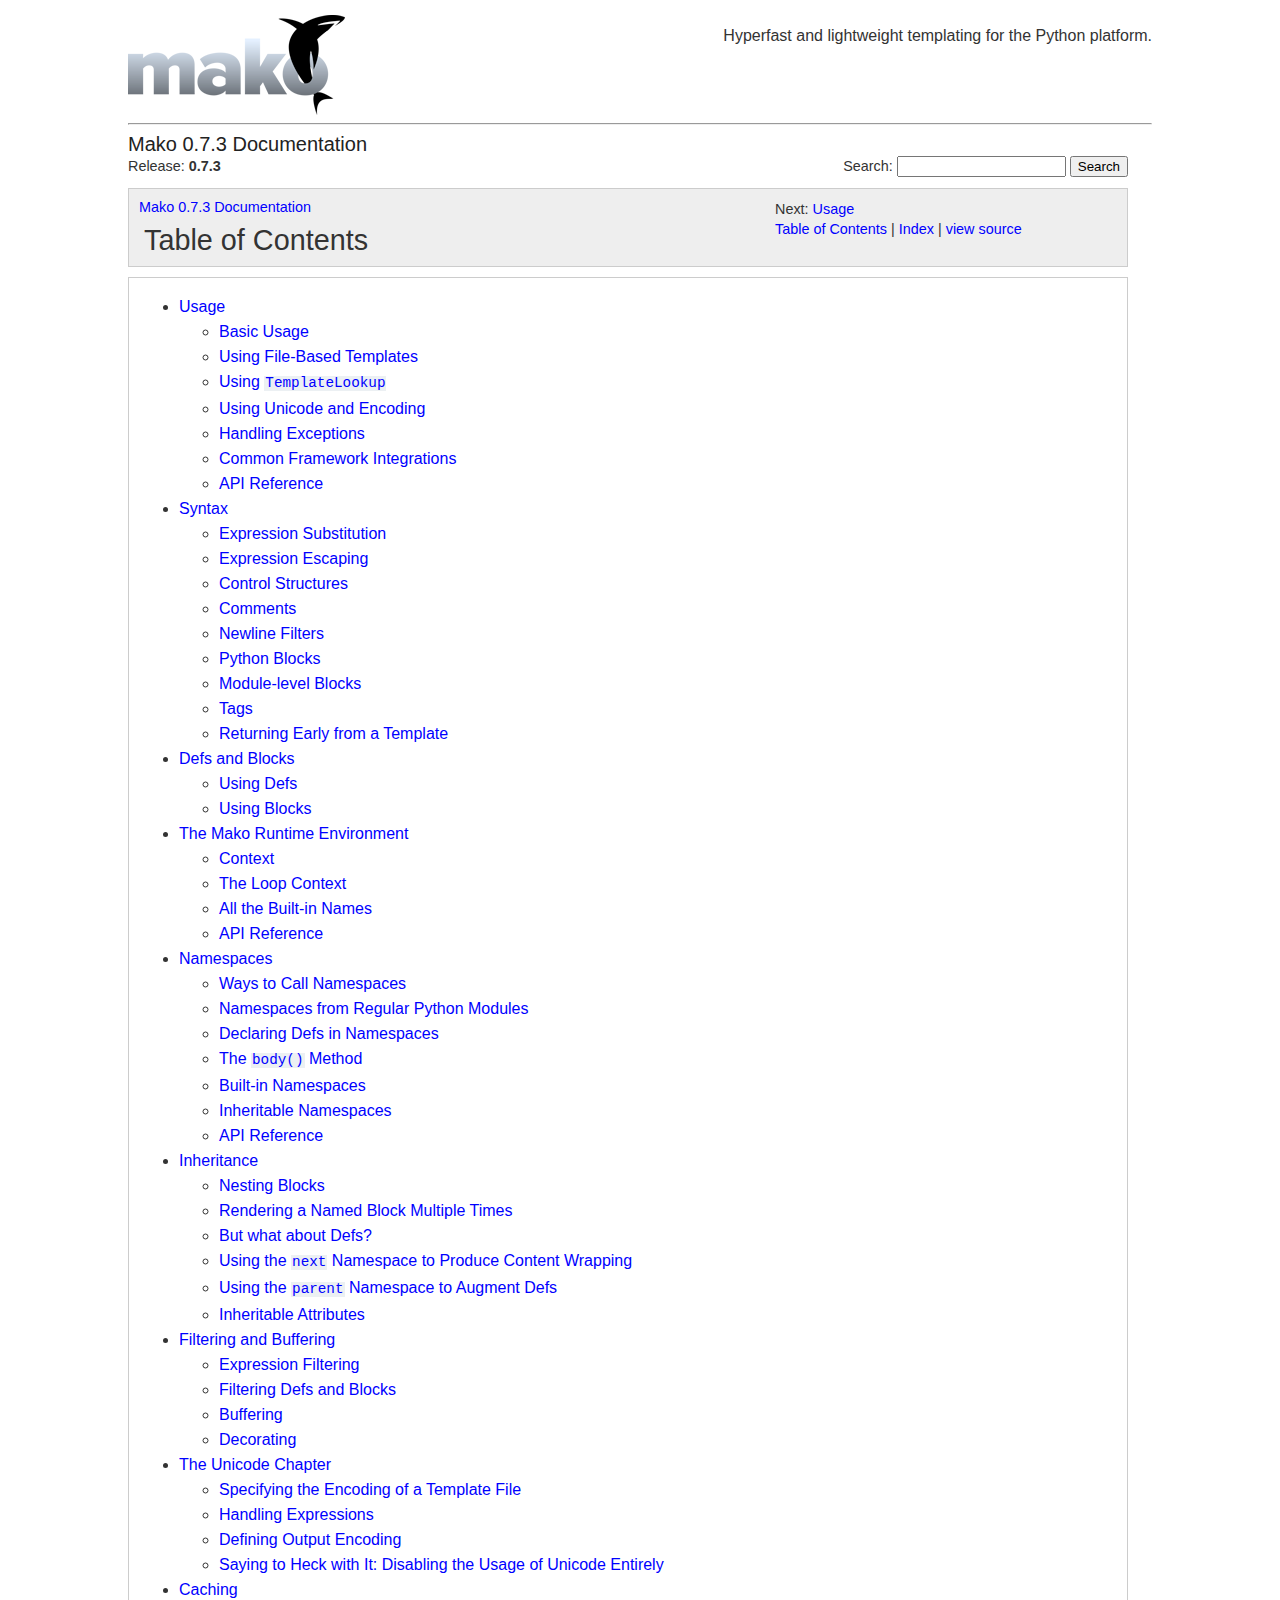
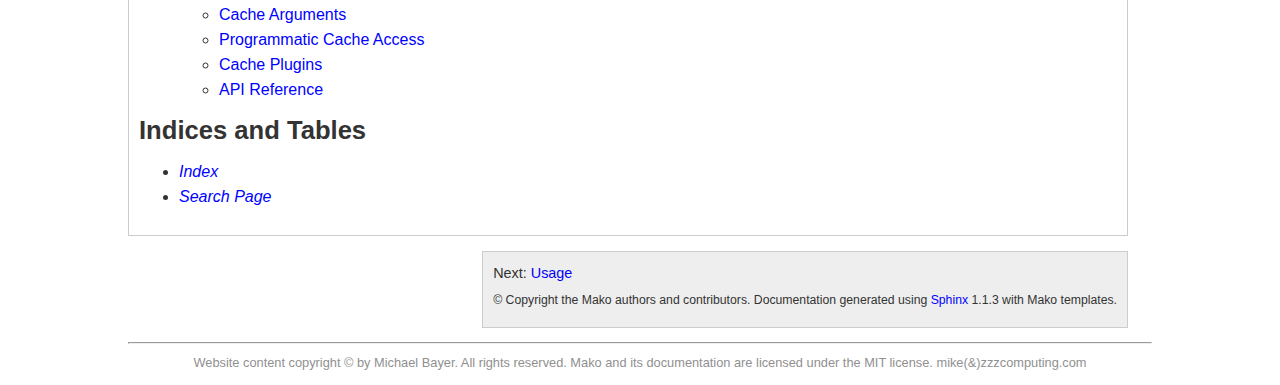
<file: Mako-0.7.3/doc/index.html>
<html xmlns="http://www.w3.org/1999/xhtml">
<meta http-equiv="Content-Type" content="text/html; charset=utf-8"/>
<link rel="shortcut icon" href="/favicon.ico" type="image/x-icon">
<head>
<title>
    Mako 0.7.3 Documentation
</title>

    <link rel="stylesheet" href="_static/pygments.css" type="text/css" />
    <link rel="stylesheet" href="_static/docs.css" type="text/css" />

    <script type="text/javascript">
      var DOCUMENTATION_OPTIONS = {
          URL_ROOT:    '#',
          VERSION:     '0.7.3',
          COLLAPSE_MODINDEX: false,
          FILE_SUFFIX: '.html'
      };
    </script>
        <script type="text/javascript" src="_static/jquery.js"></script>
        <script type="text/javascript" src="_static/underscore.js"></script>
        <script type="text/javascript" src="_static/doctools.js"></script>
    <link rel="index" title="Index" href="genindex.html" />
    <link rel="search" title="Search" href="search.html" />
    <link rel="top" title="Mako 0.7.3 Documentation" href="#" />
        <link rel="next" title="Usage" href="usage.html" />

<link rel="stylesheet" href="_static/site.css"></link>


</head>
<body>
    <div id="wrap">
    <div class="rightbar">


    <div class="slogan">
    Hyperfast and lightweight templating for the Python platform.
    </div>


    </div>

    <a href="http://www.makotemplates.org/"><img src="_static/makoLogo.png" /></a>

    <hr/>

    









<div id="docs-container">



<div id="docs-header">
    <h1>Mako 0.7.3 Documentation</h1>

    <div id="docs-search">
    Search:
    <form class="search" action="search.html" method="get">
      <input type="text" name="q" size="18" /> <input type="submit" value="Search" />
      <input type="hidden" name="check_keywords" value="yes" />
      <input type="hidden" name="area" value="default" />
    </form>
    </div>

    <div id="docs-version-header">
        Release: <span class="version-num">0.7.3</span>

    </div>

</div>

<div id="docs-top-navigation">
    <div id="docs-top-page-control" class="docs-navigation-links">
        <ul>
            <li>Next:
            <a href="usage.html" title="next chapter">Usage</a>
            </li>

        <li>
            <a href="#">Table of Contents</a> |
            <a href="genindex.html">Index</a>
            | <a href="_sources/index.txt">view source
        </li>
        </ul>
    </div>

    <div id="docs-navigation-banner">
        <a href="#">Mako 0.7.3 Documentation</a>

        <h2>
            
                Table of Contents
            
        </h2>
    </div>

</div>

<div id="docs-body-container">


    <div id="docs-body" class="" >
        
<div class="section" id="table-of-contents">
<h1>Table of Contents<a class="headerlink" href="#table-of-contents" title="Permalink to this headline">¶</a></h1>
<div class="toctree-wrapper compound">
<ul>
<li class="toctree-l1"><a class="reference internal" href="usage.html">Usage</a><ul>
<li class="toctree-l2"><a class="reference internal" href="usage.html#basic-usage">Basic Usage</a></li>
<li class="toctree-l2"><a class="reference internal" href="usage.html#using-file-based-templates">Using File-Based Templates</a></li>
<li class="toctree-l2"><a class="reference internal" href="usage.html#using-templatelookup">Using <tt class="docutils literal"><span class="pre">TemplateLookup</span></tt></a></li>
<li class="toctree-l2"><a class="reference internal" href="usage.html#using-unicode-and-encoding">Using Unicode and Encoding</a></li>
<li class="toctree-l2"><a class="reference internal" href="usage.html#handling-exceptions">Handling Exceptions</a></li>
<li class="toctree-l2"><a class="reference internal" href="usage.html#common-framework-integrations">Common Framework Integrations</a></li>
<li class="toctree-l2"><a class="reference internal" href="usage.html#api-reference">API Reference</a></li>
</ul>
</li>
<li class="toctree-l1"><a class="reference internal" href="syntax.html">Syntax</a><ul>
<li class="toctree-l2"><a class="reference internal" href="syntax.html#expression-substitution">Expression Substitution</a></li>
<li class="toctree-l2"><a class="reference internal" href="syntax.html#expression-escaping">Expression Escaping</a></li>
<li class="toctree-l2"><a class="reference internal" href="syntax.html#control-structures">Control Structures</a></li>
<li class="toctree-l2"><a class="reference internal" href="syntax.html#comments">Comments</a></li>
<li class="toctree-l2"><a class="reference internal" href="syntax.html#newline-filters">Newline Filters</a></li>
<li class="toctree-l2"><a class="reference internal" href="syntax.html#python-blocks">Python Blocks</a></li>
<li class="toctree-l2"><a class="reference internal" href="syntax.html#module-level-blocks">Module-level Blocks</a></li>
<li class="toctree-l2"><a class="reference internal" href="syntax.html#tags">Tags</a></li>
<li class="toctree-l2"><a class="reference internal" href="syntax.html#returning-early-from-a-template">Returning Early from a Template</a></li>
</ul>
</li>
<li class="toctree-l1"><a class="reference internal" href="defs.html">Defs and Blocks</a><ul>
<li class="toctree-l2"><a class="reference internal" href="defs.html#using-defs">Using Defs</a></li>
<li class="toctree-l2"><a class="reference internal" href="defs.html#using-blocks">Using Blocks</a></li>
</ul>
</li>
<li class="toctree-l1"><a class="reference internal" href="runtime.html">The Mako Runtime Environment</a><ul>
<li class="toctree-l2"><a class="reference internal" href="runtime.html#context">Context</a></li>
<li class="toctree-l2"><a class="reference internal" href="runtime.html#the-loop-context">The Loop Context</a></li>
<li class="toctree-l2"><a class="reference internal" href="runtime.html#all-the-built-in-names">All the Built-in Names</a></li>
<li class="toctree-l2"><a class="reference internal" href="runtime.html#api-reference">API Reference</a></li>
</ul>
</li>
<li class="toctree-l1"><a class="reference internal" href="namespaces.html">Namespaces</a><ul>
<li class="toctree-l2"><a class="reference internal" href="namespaces.html#ways-to-call-namespaces">Ways to Call Namespaces</a></li>
<li class="toctree-l2"><a class="reference internal" href="namespaces.html#namespaces-from-regular-python-modules">Namespaces from Regular Python Modules</a></li>
<li class="toctree-l2"><a class="reference internal" href="namespaces.html#declaring-defs-in-namespaces">Declaring Defs in Namespaces</a></li>
<li class="toctree-l2"><a class="reference internal" href="namespaces.html#the-body-method">The <tt class="docutils literal"><span class="pre">body()</span></tt> Method</a></li>
<li class="toctree-l2"><a class="reference internal" href="namespaces.html#built-in-namespaces">Built-in Namespaces</a></li>
<li class="toctree-l2"><a class="reference internal" href="namespaces.html#inheritable-namespaces">Inheritable Namespaces</a></li>
<li class="toctree-l2"><a class="reference internal" href="namespaces.html#api-reference">API Reference</a></li>
</ul>
</li>
<li class="toctree-l1"><a class="reference internal" href="inheritance.html">Inheritance</a><ul>
<li class="toctree-l2"><a class="reference internal" href="inheritance.html#nesting-blocks">Nesting Blocks</a></li>
<li class="toctree-l2"><a class="reference internal" href="inheritance.html#rendering-a-named-block-multiple-times">Rendering a Named Block Multiple Times</a></li>
<li class="toctree-l2"><a class="reference internal" href="inheritance.html#but-what-about-defs">But what about Defs?</a></li>
<li class="toctree-l2"><a class="reference internal" href="inheritance.html#using-the-next-namespace-to-produce-content-wrapping">Using the <tt class="docutils literal"><span class="pre">next</span></tt> Namespace to Produce Content Wrapping</a></li>
<li class="toctree-l2"><a class="reference internal" href="inheritance.html#using-the-parent-namespace-to-augment-defs">Using the <tt class="docutils literal"><span class="pre">parent</span></tt> Namespace to Augment Defs</a></li>
<li class="toctree-l2"><a class="reference internal" href="inheritance.html#inheritable-attributes">Inheritable Attributes</a></li>
</ul>
</li>
<li class="toctree-l1"><a class="reference internal" href="filtering.html">Filtering and Buffering</a><ul>
<li class="toctree-l2"><a class="reference internal" href="filtering.html#expression-filtering">Expression Filtering</a></li>
<li class="toctree-l2"><a class="reference internal" href="filtering.html#filtering-defs-and-blocks">Filtering Defs and Blocks</a></li>
<li class="toctree-l2"><a class="reference internal" href="filtering.html#buffering">Buffering</a></li>
<li class="toctree-l2"><a class="reference internal" href="filtering.html#decorating">Decorating</a></li>
</ul>
</li>
<li class="toctree-l1"><a class="reference internal" href="unicode.html">The Unicode Chapter</a><ul>
<li class="toctree-l2"><a class="reference internal" href="unicode.html#specifying-the-encoding-of-a-template-file">Specifying the Encoding of a Template File</a></li>
<li class="toctree-l2"><a class="reference internal" href="unicode.html#handling-expressions">Handling Expressions</a></li>
<li class="toctree-l2"><a class="reference internal" href="unicode.html#defining-output-encoding">Defining Output Encoding</a></li>
<li class="toctree-l2"><a class="reference internal" href="unicode.html#saying-to-heck-with-it-disabling-the-usage-of-unicode-entirely">Saying to Heck with It: Disabling the Usage of Unicode Entirely</a></li>
</ul>
</li>
<li class="toctree-l1"><a class="reference internal" href="caching.html">Caching</a><ul>
<li class="toctree-l2"><a class="reference internal" href="caching.html#cache-arguments">Cache Arguments</a></li>
<li class="toctree-l2"><a class="reference internal" href="caching.html#programmatic-cache-access">Programmatic Cache Access</a></li>
<li class="toctree-l2"><a class="reference internal" href="caching.html#cache-plugins">Cache Plugins</a></li>
<li class="toctree-l2"><a class="reference internal" href="caching.html#api-reference">API Reference</a></li>
</ul>
</li>
</ul>
</div>
<div class="section" id="indices-and-tables">
<h2>Indices and Tables<a class="headerlink" href="#indices-and-tables" title="Permalink to this headline">¶</a></h2>
<ul class="simple">
<li><a class="reference internal" href="genindex.html"><em>Index</em></a></li>
<li><a class="reference internal" href="search.html"><em>Search Page</em></a></li>
</ul>
</div>
</div>

    </div>

</div>

<div id="docs-bottom-navigation" class="docs-navigation-links">
        Next:
        <a href="usage.html" title="next chapter">Usage</a>

    <div id="docs-copyright">
        &copy; Copyright the Mako authors and contributors.
        Documentation generated using <a href="http://sphinx.pocoo.org/">Sphinx</a> 1.1.3 
        with Mako templates.
    </div>
</div>

</div>

<div class="clearfix">

<hr/>

<div class="copyright">Website content copyright &copy; by Michael Bayer.
    All rights reserved.  Mako and its documentation are licensed
    under the MIT license.  mike(&)zzzcomputing.com</div>

</div>
</div>
</body>
</html>
</file>
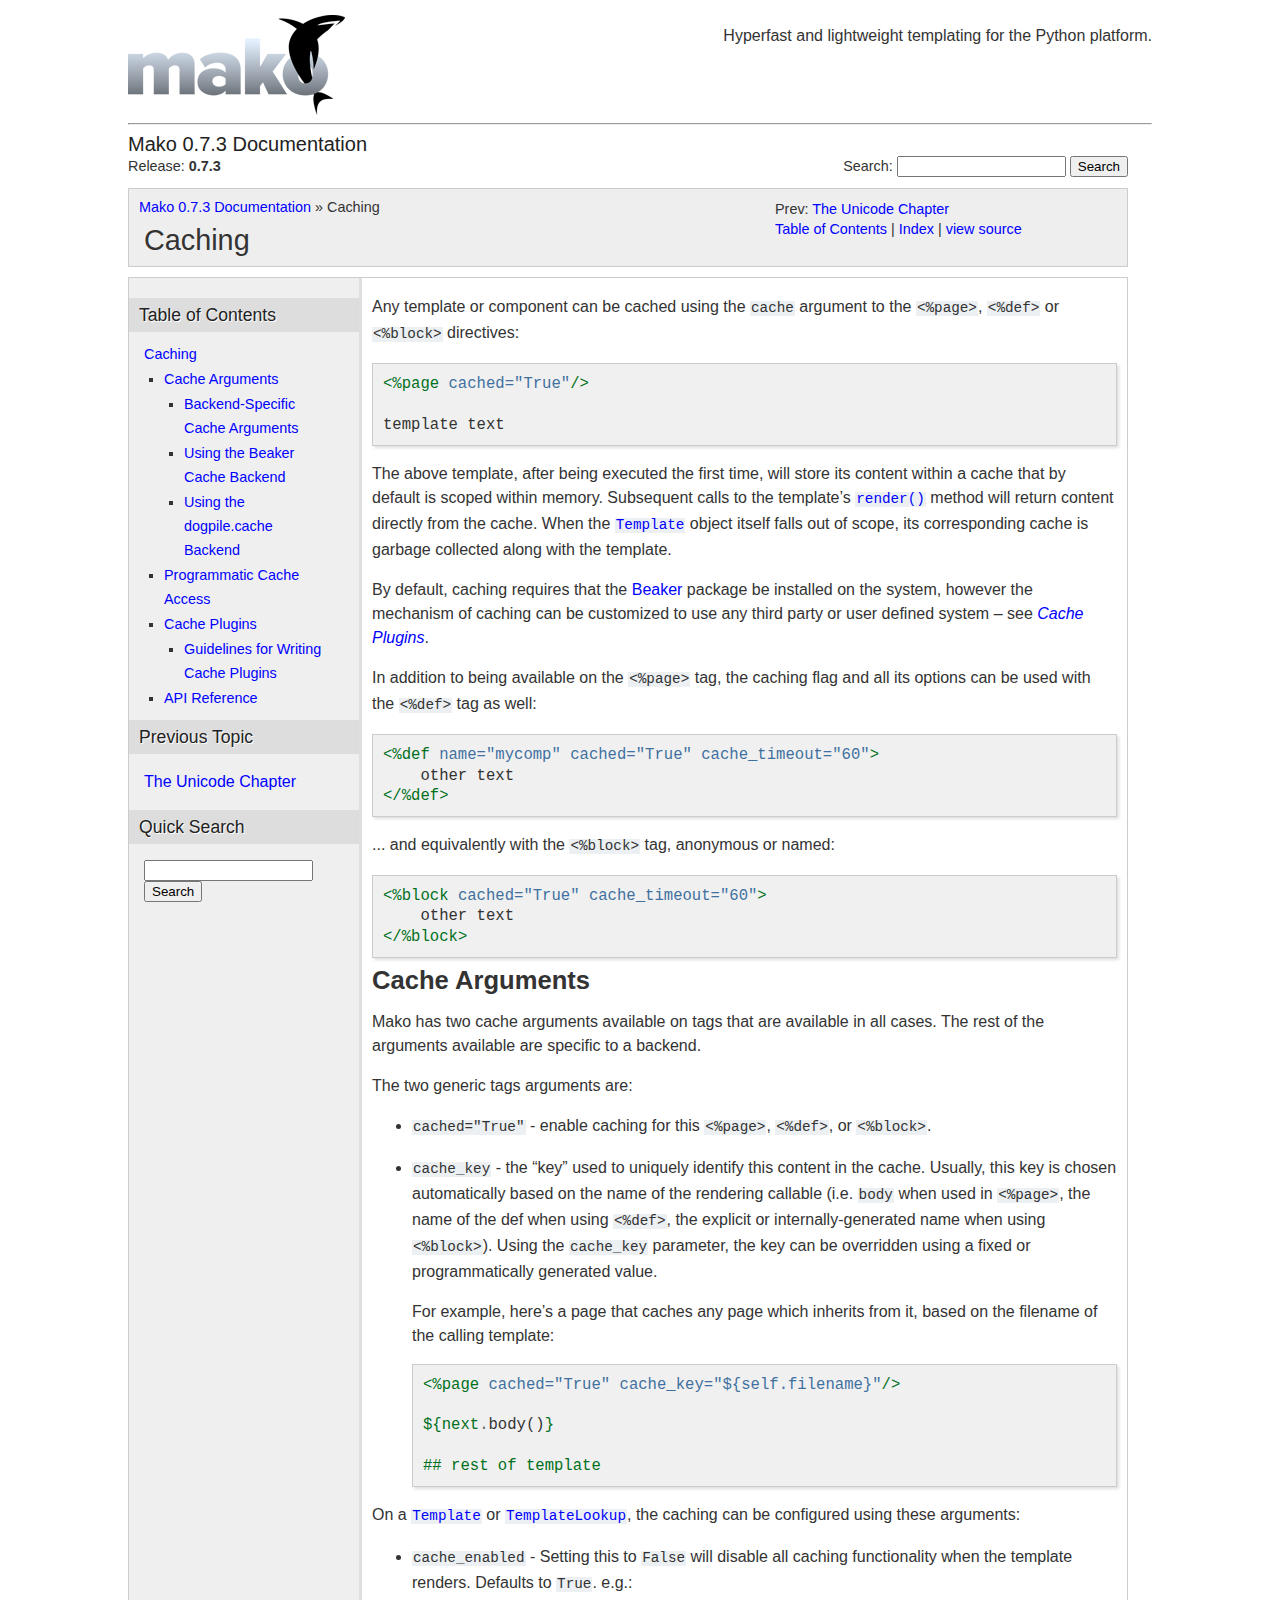
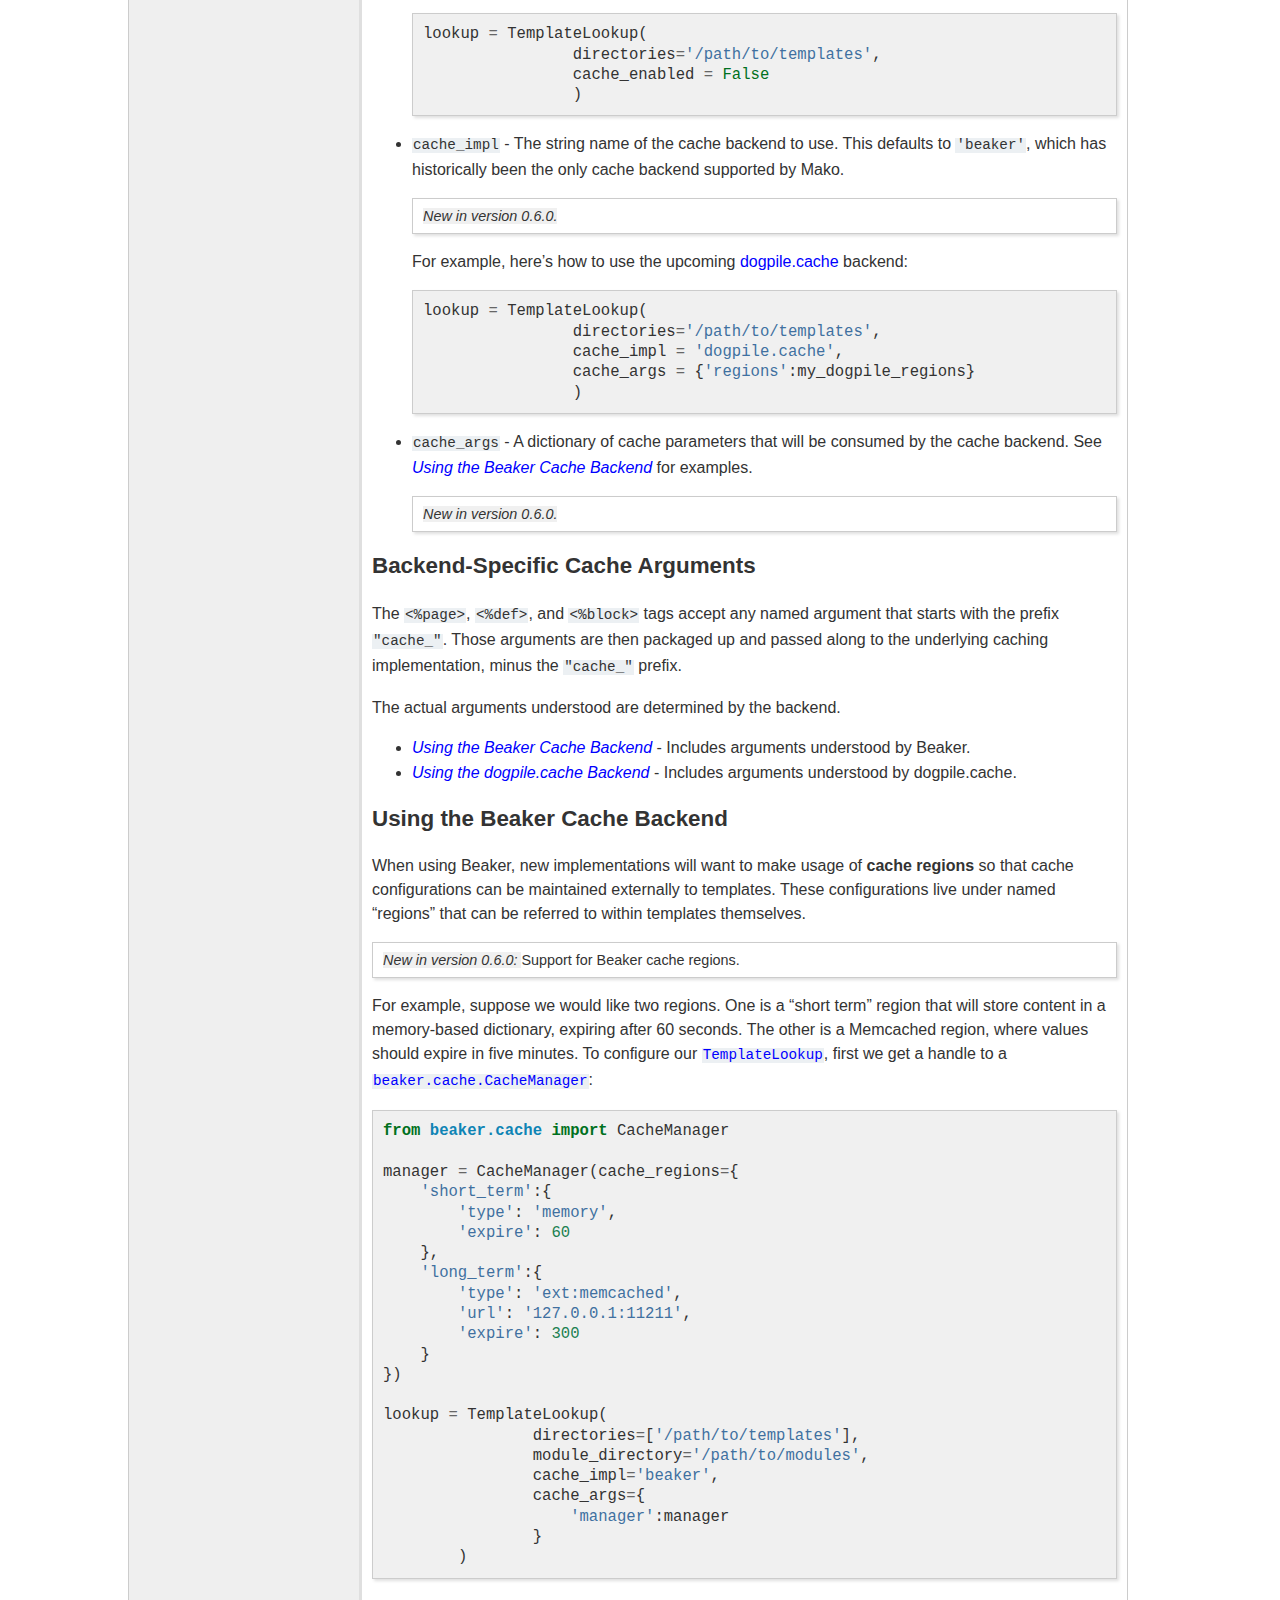
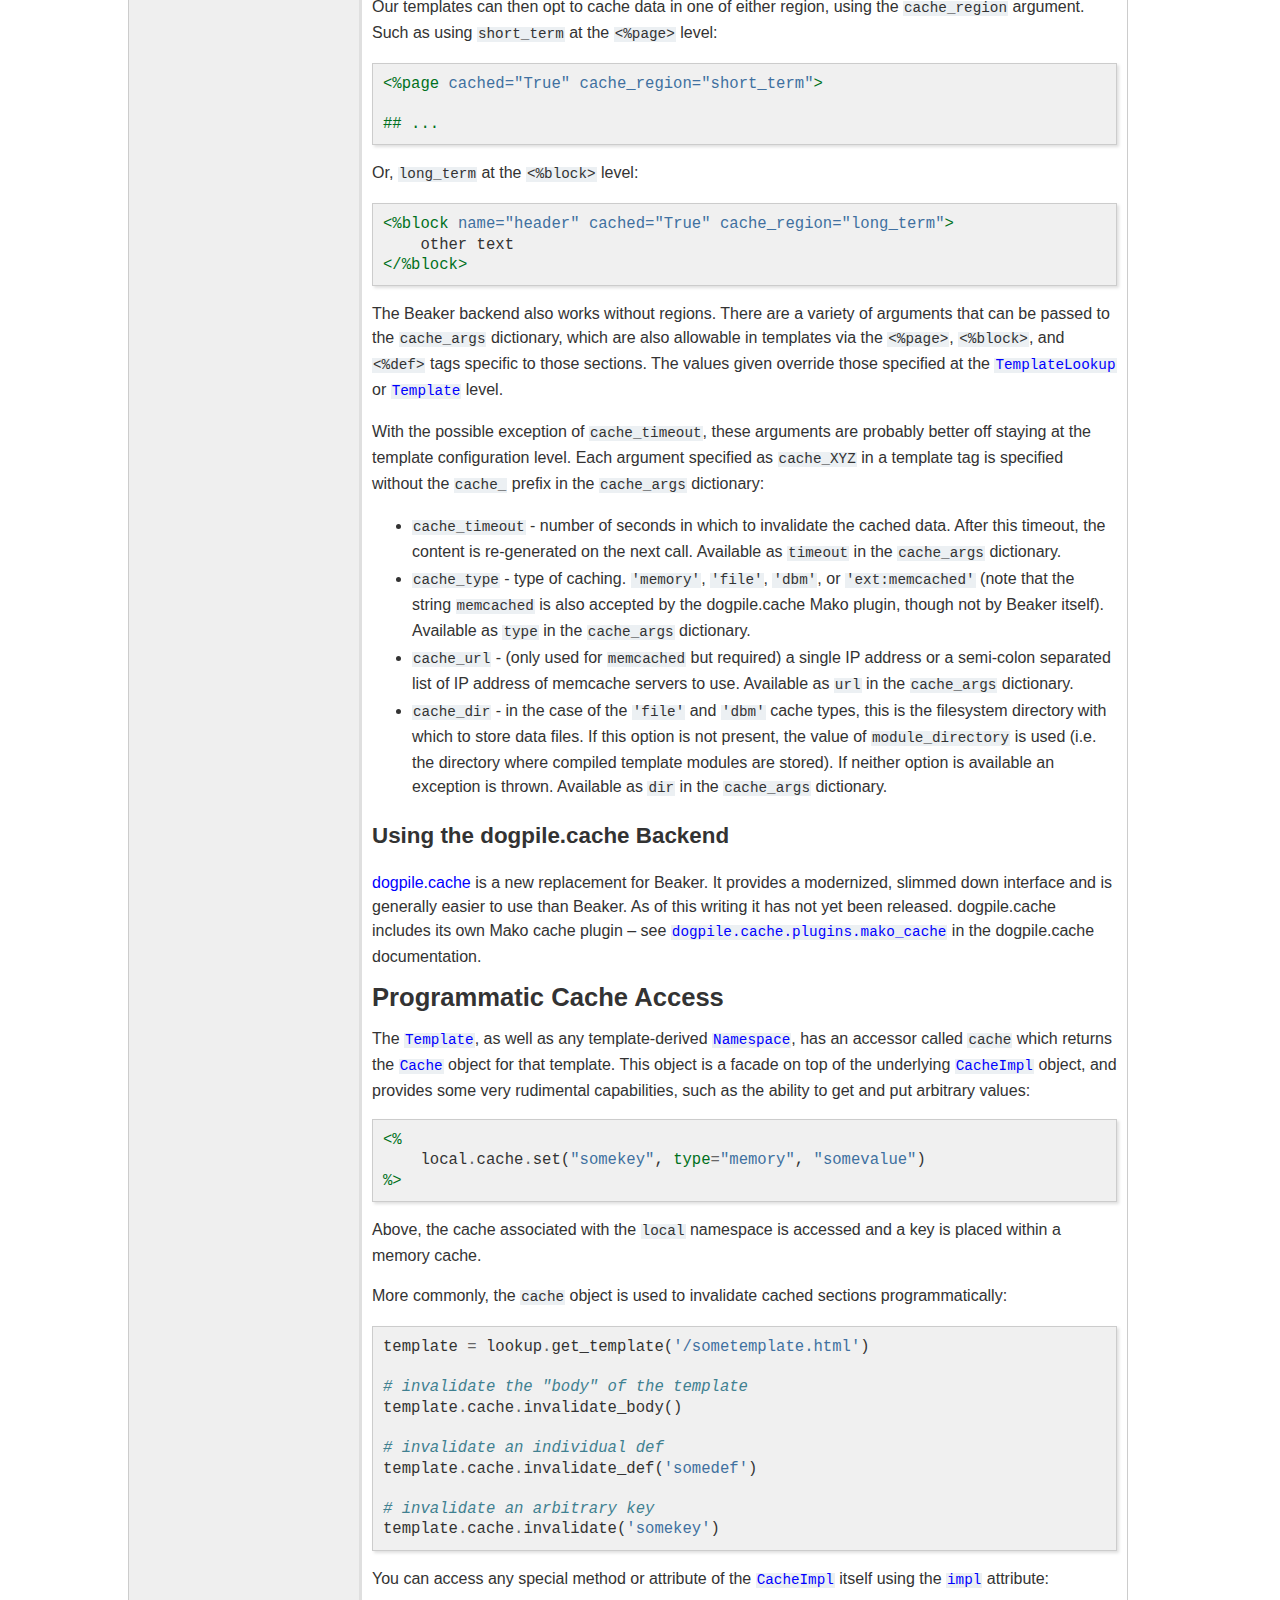
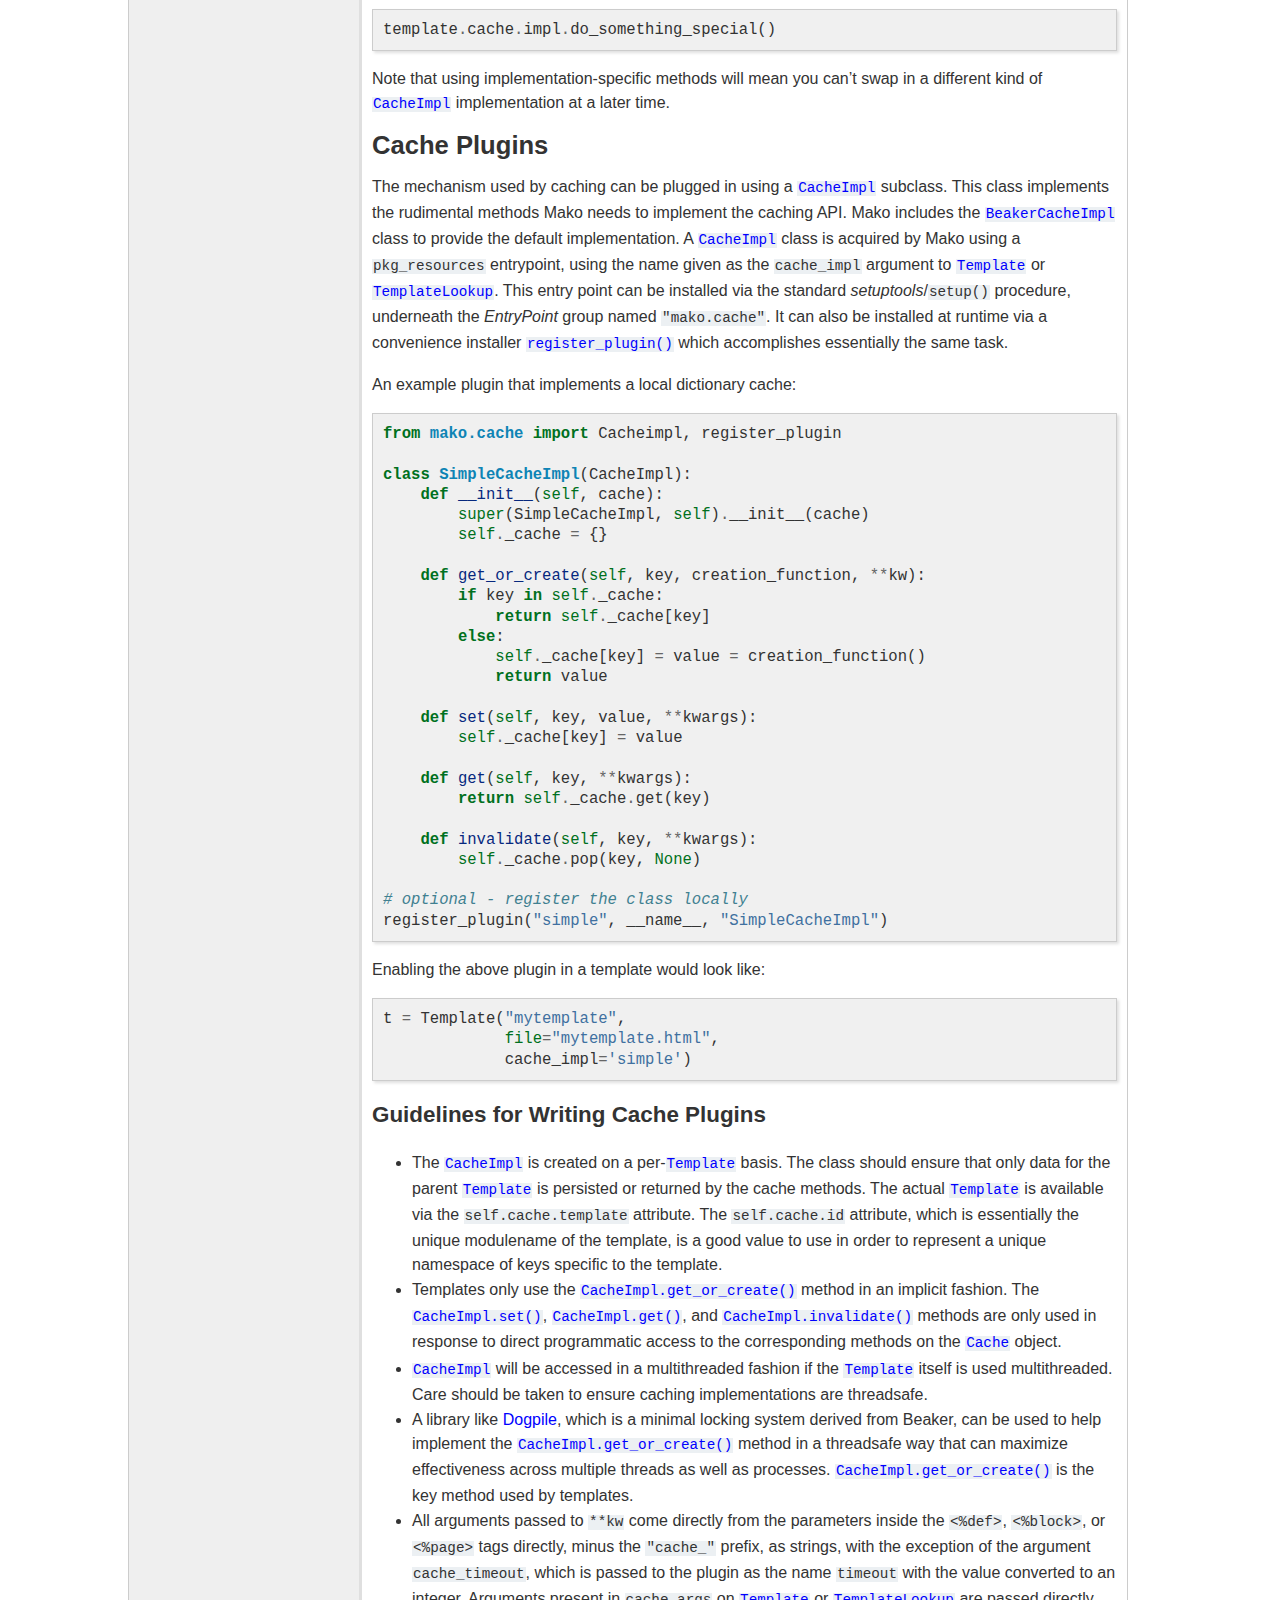
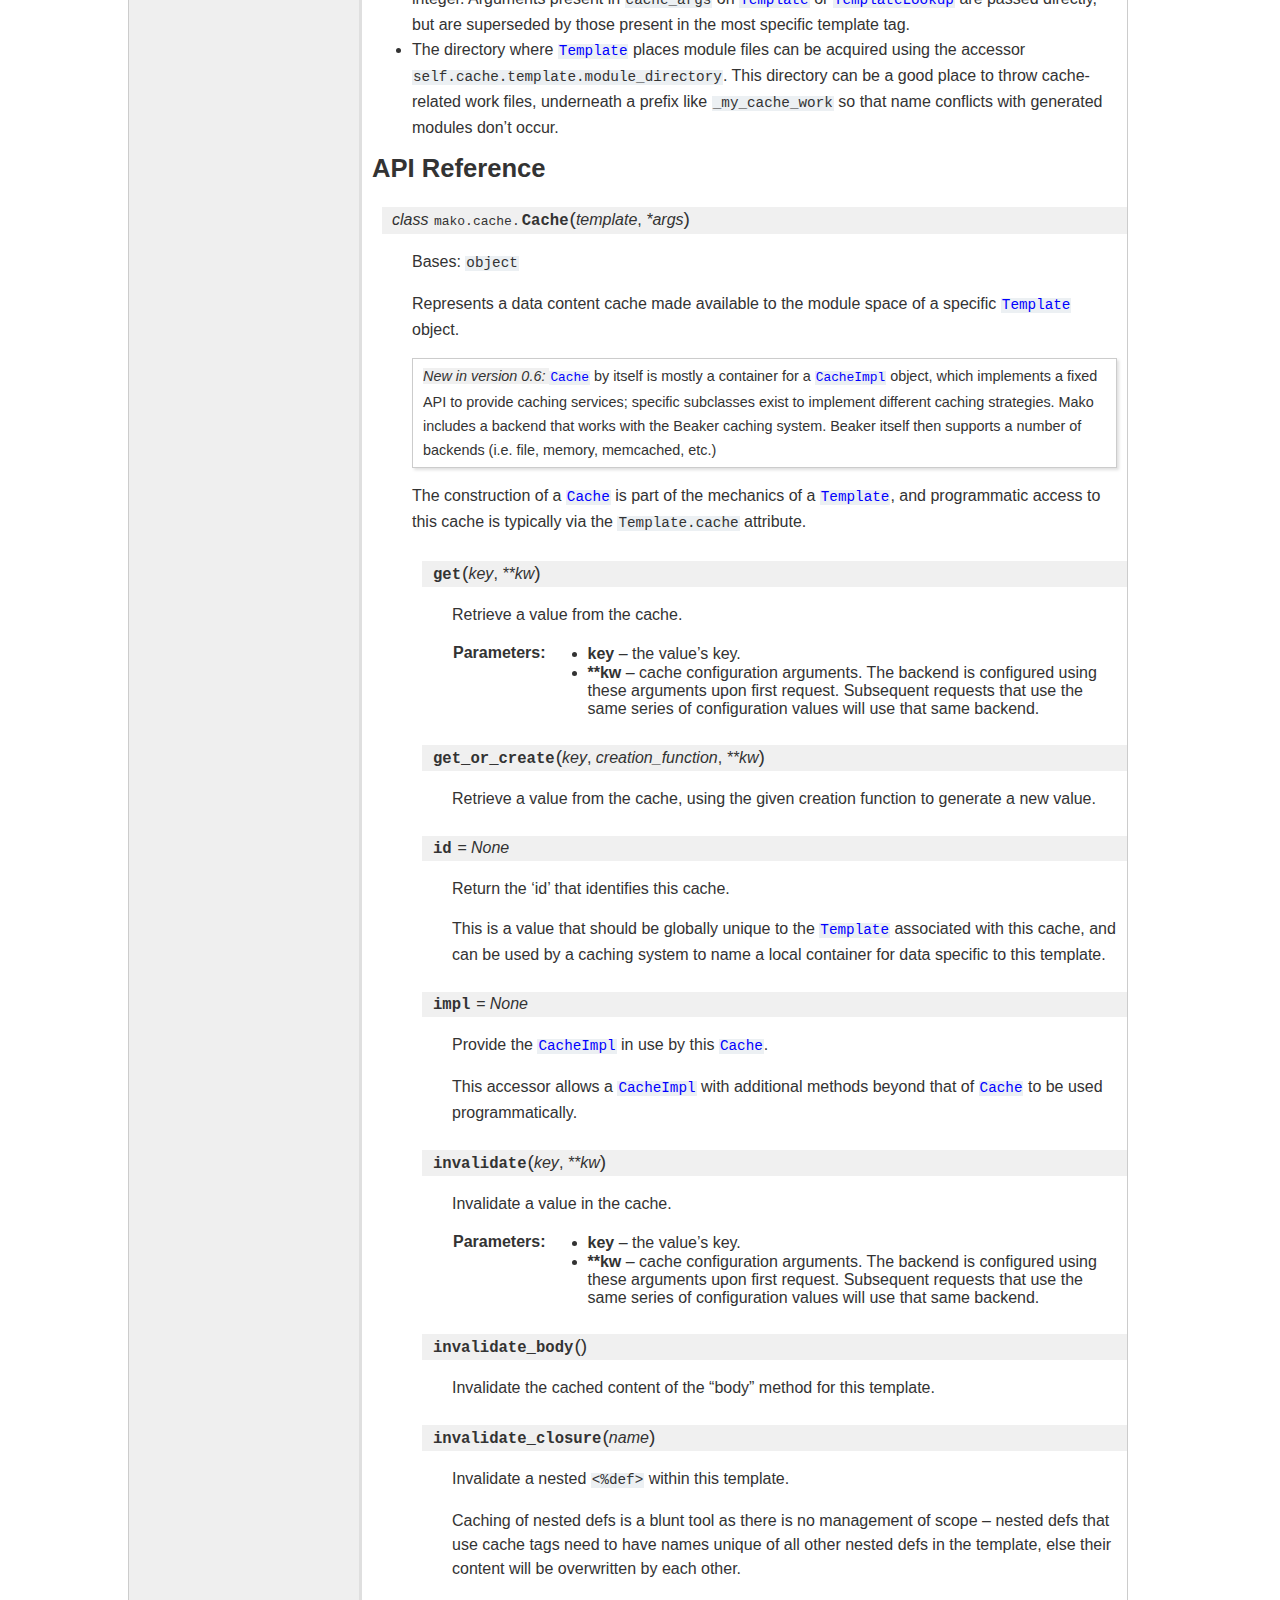
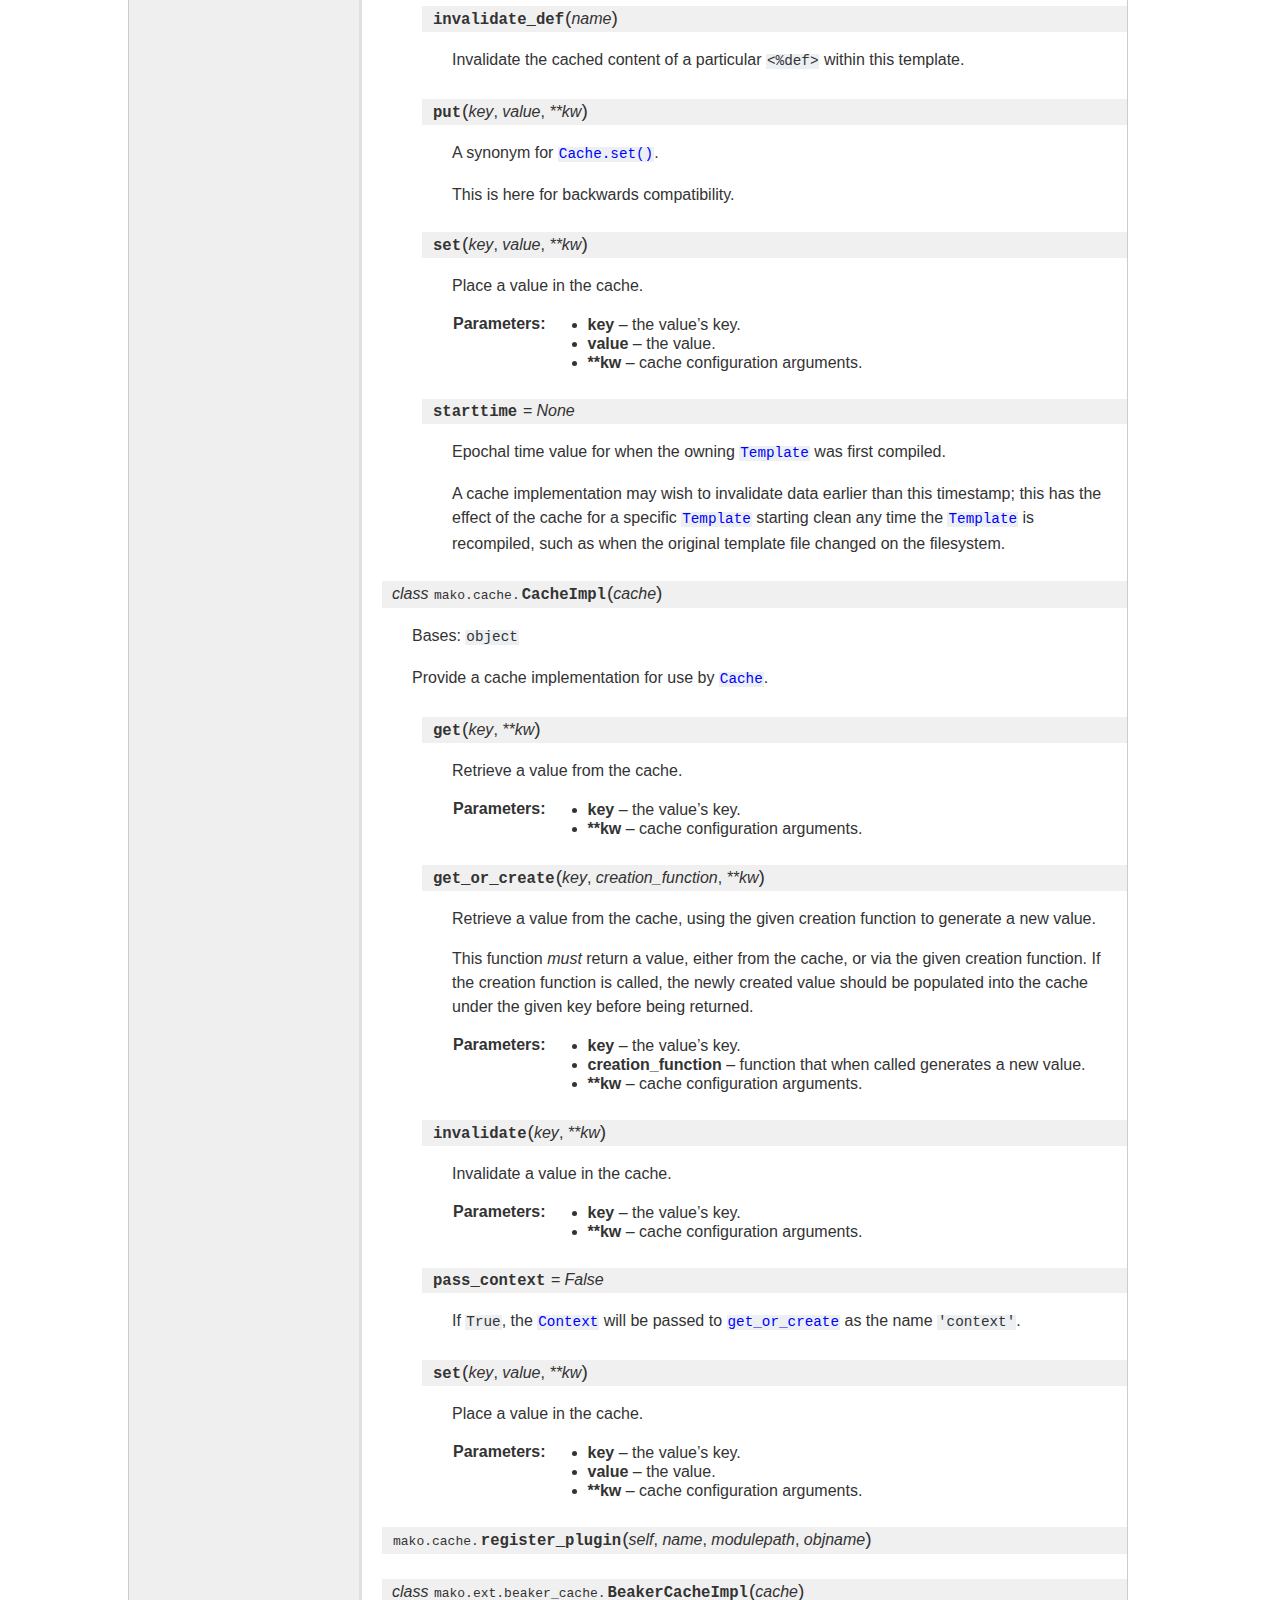
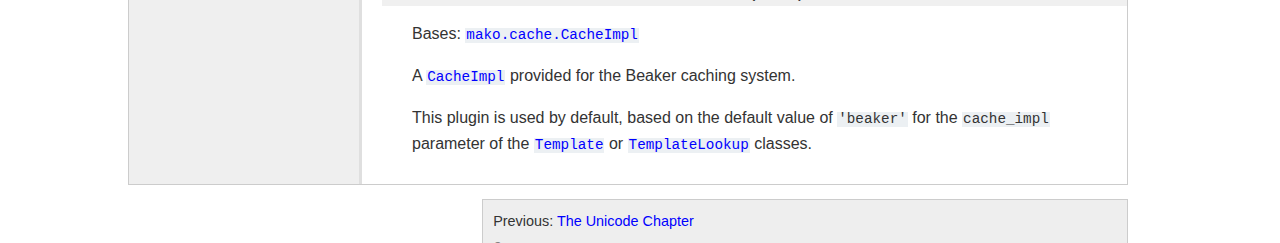
<file: Mako-0.7.3/doc/caching.html>
<html xmlns="http://www.w3.org/1999/xhtml">
<meta http-equiv="Content-Type" content="text/html; charset=utf-8"/>
<link rel="shortcut icon" href="/favicon.ico" type="image/x-icon">
<head>
<title>
    
                Caching
             &mdash; 
    Mako 0.7.3 Documentation
</title>

    <link rel="stylesheet" href="_static/pygments.css" type="text/css" />
    <link rel="stylesheet" href="_static/docs.css" type="text/css" />

    <script type="text/javascript">
      var DOCUMENTATION_OPTIONS = {
          URL_ROOT:    '#',
          VERSION:     '0.7.3',
          COLLAPSE_MODINDEX: false,
          FILE_SUFFIX: '.html'
      };
    </script>
        <script type="text/javascript" src="_static/jquery.js"></script>
        <script type="text/javascript" src="_static/underscore.js"></script>
        <script type="text/javascript" src="_static/doctools.js"></script>
    <link rel="index" title="Index" href="genindex.html" />
    <link rel="search" title="Search" href="search.html" />
    <link rel="top" title="Mako 0.7.3 Documentation" href="index.html" />
        <link rel="prev" title="The Unicode Chapter" href="unicode.html" />

<link rel="stylesheet" href="_static/site.css"></link>


</head>
<body>
    <div id="wrap">
    <div class="rightbar">


    <div class="slogan">
    Hyperfast and lightweight templating for the Python platform.
    </div>


    </div>

    <a href="http://www.makotemplates.org/"><img src="_static/makoLogo.png" /></a>

    <hr/>

    









<div id="docs-container">



<div id="docs-header">
    <h1>Mako 0.7.3 Documentation</h1>

    <div id="docs-search">
    Search:
    <form class="search" action="search.html" method="get">
      <input type="text" name="q" size="18" /> <input type="submit" value="Search" />
      <input type="hidden" name="check_keywords" value="yes" />
      <input type="hidden" name="area" value="default" />
    </form>
    </div>

    <div id="docs-version-header">
        Release: <span class="version-num">0.7.3</span>

    </div>

</div>

<div id="docs-top-navigation">
    <div id="docs-top-page-control" class="docs-navigation-links">
        <ul>
            <li>Prev:
            <a href="unicode.html" title="previous chapter">The Unicode Chapter</a>
            </li>

        <li>
            <a href="index.html">Table of Contents</a> |
            <a href="genindex.html">Index</a>
            | <a href="_sources/caching.txt">view source
        </li>
        </ul>
    </div>

    <div id="docs-navigation-banner">
        <a href="index.html">Mako 0.7.3 Documentation</a>
        » 
                Caching
             

        <h2>
            
                Caching
            
        </h2>
    </div>

</div>

<div id="docs-body-container">

    <div id="docs-sidebar">
    <h3><a href="index.html">Table of Contents</a></h3>
    <ul>
<li><a class="reference internal" href="#">Caching</a><ul>
<li><a class="reference internal" href="#cache-arguments">Cache Arguments</a><ul>
<li><a class="reference internal" href="#backend-specific-cache-arguments">Backend-Specific Cache Arguments</a></li>
<li><a class="reference internal" href="#using-the-beaker-cache-backend">Using the Beaker Cache Backend</a></li>
<li><a class="reference internal" href="#using-the-dogpile-cache-backend">Using the dogpile.cache Backend</a></li>
</ul>
</li>
<li><a class="reference internal" href="#programmatic-cache-access">Programmatic Cache Access</a></li>
<li><a class="reference internal" href="#cache-plugins">Cache Plugins</a><ul>
<li><a class="reference internal" href="#guidelines-for-writing-cache-plugins">Guidelines for Writing Cache Plugins</a></li>
</ul>
</li>
<li><a class="reference internal" href="#api-reference">API Reference</a></li>
</ul>
</li>
</ul>


    <h4>Previous Topic</h4>
    <p>
    <a href="unicode.html" title="previous chapter">The Unicode Chapter</a>
    </p>

    <h4>Quick Search</h4>
    <p>
    <form class="search" action="search.html" method="get">
      <input type="text" name="q" size="18" /> <input type="submit" value="Search" />
      <input type="hidden" name="check_keywords" value="yes" />
      <input type="hidden" name="area" value="default" />
    </form>
    </p>

    </div>

    <div id="docs-body" class="withsidebar" >
        
<div class="section" id="caching">
<span id="caching-toplevel"></span><h1>Caching<a class="headerlink" href="#caching" title="Permalink to this headline">¶</a></h1>
<p>Any template or component can be cached using the <tt class="docutils literal"><span class="pre">cache</span></tt>
argument to the <tt class="docutils literal"><span class="pre">&lt;%page&gt;</span></tt>, <tt class="docutils literal"><span class="pre">&lt;%def&gt;</span></tt> or <tt class="docutils literal"><span class="pre">&lt;%block&gt;</span></tt> directives:</p>
<div class="highlight-mako"><div class="highlight"><pre><span class="cp">&lt;%</span><span class="nb">page</span> <span class="na">cached=</span><span class="s">&quot;True&quot;</span><span class="cp">/&gt;</span><span class="x"></span>

<span class="x">template text</span>
</pre></div>
</div>
<p>The above template, after being executed the first time, will
store its content within a cache that by default is scoped
within memory. Subsequent calls to the template&#8217;s <a class="reference internal" href="usage.html#mako.template.Template.render" title="mako.template.Template.render"><tt class="xref py py-meth docutils literal"><span class="pre">render()</span></tt></a>
method will return content directly from the cache. When the
<a class="reference internal" href="usage.html#mako.template.Template" title="mako.template.Template"><tt class="xref py py-class docutils literal"><span class="pre">Template</span></tt></a> object itself falls out of scope, its corresponding
cache is garbage collected along with the template.</p>
<p>By default, caching requires that the <a class="reference external" href="http://beaker.readthedocs.org/">Beaker</a> package be installed on the
system, however the mechanism of caching can be customized to use
any third party or user defined system &#8211; see <a class="reference internal" href="#cache-plugins"><em>Cache Plugins</em></a>.</p>
<p>In addition to being available on the <tt class="docutils literal"><span class="pre">&lt;%page&gt;</span></tt> tag, the caching flag and all
its options can be used with the <tt class="docutils literal"><span class="pre">&lt;%def&gt;</span></tt> tag as well:</p>
<div class="highlight-mako"><div class="highlight"><pre><span class="cp">&lt;%</span><span class="nb">def</span> <span class="na">name=</span><span class="s">&quot;mycomp&quot;</span> <span class="na">cached=</span><span class="s">&quot;True&quot;</span> <span class="na">cache_timeout=</span><span class="s">&quot;60&quot;</span><span class="cp">&gt;</span><span class="x"></span>
<span class="x">    other text</span>
<span class="cp">&lt;/%</span><span class="nb">def</span><span class="cp">&gt;</span><span class="x"></span>
</pre></div>
</div>
<p>... and equivalently with the <tt class="docutils literal"><span class="pre">&lt;%block&gt;</span></tt> tag, anonymous or named:</p>
<div class="highlight-mako"><div class="highlight"><pre><span class="cp">&lt;%</span><span class="nb">block</span> <span class="na">cached=</span><span class="s">&quot;True&quot;</span> <span class="na">cache_timeout=</span><span class="s">&quot;60&quot;</span><span class="cp">&gt;</span><span class="x"></span>
<span class="x">    other text</span>
<span class="cp">&lt;/%</span><span class="nb">block</span><span class="cp">&gt;</span><span class="x"></span>
</pre></div>
</div>
<div class="section" id="cache-arguments">
<h2>Cache Arguments<a class="headerlink" href="#cache-arguments" title="Permalink to this headline">¶</a></h2>
<p>Mako has two cache arguments available on tags that are
available in all cases.   The rest of the arguments
available are specific to a backend.</p>
<p>The two generic tags arguments are:</p>
<ul>
<li><p class="first"><tt class="docutils literal"><span class="pre">cached=&quot;True&quot;</span></tt> - enable caching for this <tt class="docutils literal"><span class="pre">&lt;%page&gt;</span></tt>,
<tt class="docutils literal"><span class="pre">&lt;%def&gt;</span></tt>, or <tt class="docutils literal"><span class="pre">&lt;%block&gt;</span></tt>.</p>
</li>
<li><p class="first"><tt class="docutils literal"><span class="pre">cache_key</span></tt> - the &#8220;key&#8221; used to uniquely identify this content
in the cache.   Usually, this key is chosen automatically
based on the name of the rendering callable (i.e. <tt class="docutils literal"><span class="pre">body</span></tt>
when used in <tt class="docutils literal"><span class="pre">&lt;%page&gt;</span></tt>, the name of the def when using <tt class="docutils literal"><span class="pre">&lt;%def&gt;</span></tt>,
the explicit or internally-generated name when using <tt class="docutils literal"><span class="pre">&lt;%block&gt;</span></tt>).
Using the <tt class="docutils literal"><span class="pre">cache_key</span></tt> parameter, the key can be overridden
using a fixed or programmatically generated value.</p>
<p>For example, here&#8217;s a page
that caches any page which inherits from it, based on the
filename of the calling template:</p>
<div class="highlight-mako"><div class="highlight"><pre><span class="cp">&lt;%</span><span class="nb">page</span> <span class="na">cached=</span><span class="s">&quot;True&quot;</span> <span class="na">cache_key=</span><span class="s">&quot;${self.filename}&quot;</span><span class="cp">/&gt;</span><span class="x"></span>

<span class="cp">${</span><span class="nb">next</span><span class="o">.</span><span class="n">body</span><span class="p">()</span><span class="cp">}</span>

<span class="cp">## rest of template</span><span class="x"></span>
</pre></div>
</div>
</li>
</ul>
<p>On a <a class="reference internal" href="usage.html#mako.template.Template" title="mako.template.Template"><tt class="xref py py-class docutils literal"><span class="pre">Template</span></tt></a> or <a class="reference internal" href="usage.html#mako.lookup.TemplateLookup" title="mako.lookup.TemplateLookup"><tt class="xref py py-class docutils literal"><span class="pre">TemplateLookup</span></tt></a>, the
caching can be configured using these arguments:</p>
<ul>
<li><p class="first"><tt class="docutils literal"><span class="pre">cache_enabled</span></tt> - Setting this
to <tt class="docutils literal"><span class="pre">False</span></tt> will disable all caching functionality
when the template renders.  Defaults to <tt class="docutils literal"><span class="pre">True</span></tt>.
e.g.:</p>
<div class="highlight-python"><div class="highlight"><pre><span class="n">lookup</span> <span class="o">=</span> <span class="n">TemplateLookup</span><span class="p">(</span>
                <span class="n">directories</span><span class="o">=</span><span class="s">&#39;/path/to/templates&#39;</span><span class="p">,</span>
                <span class="n">cache_enabled</span> <span class="o">=</span> <span class="bp">False</span>
                <span class="p">)</span>
</pre></div>
</div>
</li>
<li><p class="first"><tt class="docutils literal"><span class="pre">cache_impl</span></tt> - The string name of the cache backend
to use.   This defaults to <tt class="docutils literal"><span class="pre">'beaker'</span></tt>, which has historically
been the only cache backend supported by Mako.</p>
<p class="versionadded">
<span class="versionmodified">New in version 0.6.0.</span></p>
<p>For example, here&#8217;s how to use the upcoming
<a class="reference external" href="http://dogpilecache.readthedocs.org">dogpile.cache</a>
backend:</p>
<div class="highlight-python"><div class="highlight"><pre><span class="n">lookup</span> <span class="o">=</span> <span class="n">TemplateLookup</span><span class="p">(</span>
                <span class="n">directories</span><span class="o">=</span><span class="s">&#39;/path/to/templates&#39;</span><span class="p">,</span>
                <span class="n">cache_impl</span> <span class="o">=</span> <span class="s">&#39;dogpile.cache&#39;</span><span class="p">,</span>
                <span class="n">cache_args</span> <span class="o">=</span> <span class="p">{</span><span class="s">&#39;regions&#39;</span><span class="p">:</span><span class="n">my_dogpile_regions</span><span class="p">}</span>
                <span class="p">)</span>
</pre></div>
</div>
</li>
<li><p class="first"><tt class="docutils literal"><span class="pre">cache_args</span></tt> - A dictionary of cache parameters that
will be consumed by the cache backend.   See
<a class="reference internal" href="#beaker-backend"><em>Using the Beaker Cache Backend</em></a> for examples.</p>
<p class="versionadded">
<span class="versionmodified">New in version 0.6.0.</span></p>
</li>
</ul>
<div class="section" id="backend-specific-cache-arguments">
<h3>Backend-Specific Cache Arguments<a class="headerlink" href="#backend-specific-cache-arguments" title="Permalink to this headline">¶</a></h3>
<p>The <tt class="docutils literal"><span class="pre">&lt;%page&gt;</span></tt>, <tt class="docutils literal"><span class="pre">&lt;%def&gt;</span></tt>, and <tt class="docutils literal"><span class="pre">&lt;%block&gt;</span></tt> tags
accept any named argument that starts with the prefix <tt class="docutils literal"><span class="pre">&quot;cache_&quot;</span></tt>.
Those arguments are then packaged up and passed along to the
underlying caching implementation, minus the <tt class="docutils literal"><span class="pre">&quot;cache_&quot;</span></tt> prefix.</p>
<p>The actual arguments understood are determined by the backend.</p>
<ul class="simple">
<li><a class="reference internal" href="#beaker-backend"><em>Using the Beaker Cache Backend</em></a> - Includes arguments understood by
Beaker.</li>
<li><a class="reference internal" href="#dogpile-cache-backend"><em>Using the dogpile.cache Backend</em></a> - Includes arguments understood by
dogpile.cache.</li>
</ul>
</div>
<div class="section" id="using-the-beaker-cache-backend">
<span id="beaker-backend"></span><h3>Using the Beaker Cache Backend<a class="headerlink" href="#using-the-beaker-cache-backend" title="Permalink to this headline">¶</a></h3>
<p>When using Beaker, new implementations will want to make usage
of <strong>cache regions</strong> so that cache configurations can be maintained
externally to templates.  These configurations live under
named &#8220;regions&#8221; that can be referred to within templates themselves.</p>
<p class="versionadded">
<span class="versionmodified">New in version 0.6.0: </span>Support for Beaker cache regions.</p>
<p>For example, suppose we would like two regions.  One is a &#8220;short term&#8221;
region that will store content in a memory-based dictionary,
expiring after 60 seconds.   The other is a Memcached region,
where values should expire in five minutes.   To configure
our <a class="reference internal" href="usage.html#mako.lookup.TemplateLookup" title="mako.lookup.TemplateLookup"><tt class="xref py py-class docutils literal"><span class="pre">TemplateLookup</span></tt></a>, first we get a handle to a
<a class="reference external" href="http://beaker.readthedocs.org/en/latest/modules/cache.html#beaker.cache.CacheManager" title="(in Beaker v1.6)"><tt class="xref py py-class docutils literal"><span class="pre">beaker.cache.CacheManager</span></tt></a>:</p>
<div class="highlight-python"><div class="highlight"><pre><span class="kn">from</span> <span class="nn">beaker.cache</span> <span class="kn">import</span> <span class="n">CacheManager</span>

<span class="n">manager</span> <span class="o">=</span> <span class="n">CacheManager</span><span class="p">(</span><span class="n">cache_regions</span><span class="o">=</span><span class="p">{</span>
    <span class="s">&#39;short_term&#39;</span><span class="p">:{</span>
        <span class="s">&#39;type&#39;</span><span class="p">:</span> <span class="s">&#39;memory&#39;</span><span class="p">,</span>
        <span class="s">&#39;expire&#39;</span><span class="p">:</span> <span class="mi">60</span>
    <span class="p">},</span>
    <span class="s">&#39;long_term&#39;</span><span class="p">:{</span>
        <span class="s">&#39;type&#39;</span><span class="p">:</span> <span class="s">&#39;ext:memcached&#39;</span><span class="p">,</span>
        <span class="s">&#39;url&#39;</span><span class="p">:</span> <span class="s">&#39;127.0.0.1:11211&#39;</span><span class="p">,</span>
        <span class="s">&#39;expire&#39;</span><span class="p">:</span> <span class="mi">300</span>
    <span class="p">}</span>
<span class="p">})</span>

<span class="n">lookup</span> <span class="o">=</span> <span class="n">TemplateLookup</span><span class="p">(</span>
                <span class="n">directories</span><span class="o">=</span><span class="p">[</span><span class="s">&#39;/path/to/templates&#39;</span><span class="p">],</span>
                <span class="n">module_directory</span><span class="o">=</span><span class="s">&#39;/path/to/modules&#39;</span><span class="p">,</span>
                <span class="n">cache_impl</span><span class="o">=</span><span class="s">&#39;beaker&#39;</span><span class="p">,</span>
                <span class="n">cache_args</span><span class="o">=</span><span class="p">{</span>
                    <span class="s">&#39;manager&#39;</span><span class="p">:</span><span class="n">manager</span>
                <span class="p">}</span>
        <span class="p">)</span>
</pre></div>
</div>
<p>Our templates can then opt to cache data in one of either region,
using the <tt class="docutils literal"><span class="pre">cache_region</span></tt> argument.   Such as using <tt class="docutils literal"><span class="pre">short_term</span></tt>
at the <tt class="docutils literal"><span class="pre">&lt;%page&gt;</span></tt> level:</p>
<div class="highlight-mako"><div class="highlight"><pre><span class="cp">&lt;%</span><span class="nb">page</span> <span class="na">cached=</span><span class="s">&quot;True&quot;</span> <span class="na">cache_region=</span><span class="s">&quot;short_term&quot;</span><span class="cp">&gt;</span>

<span class="cp">## ...</span><span class="x"></span>
</pre></div>
</div>
<p>Or, <tt class="docutils literal"><span class="pre">long_term</span></tt> at the <tt class="docutils literal"><span class="pre">&lt;%block&gt;</span></tt> level:</p>
<div class="highlight-mako"><div class="highlight"><pre><span class="cp">&lt;%</span><span class="nb">block</span> <span class="na">name=</span><span class="s">&quot;header&quot;</span> <span class="na">cached=</span><span class="s">&quot;True&quot;</span> <span class="na">cache_region=</span><span class="s">&quot;long_term&quot;</span><span class="cp">&gt;</span><span class="x"></span>
<span class="x">    other text</span>
<span class="cp">&lt;/%</span><span class="nb">block</span><span class="cp">&gt;</span><span class="x"></span>
</pre></div>
</div>
<p>The Beaker backend also works without regions.   There are a
variety of arguments that can be passed to the <tt class="docutils literal"><span class="pre">cache_args</span></tt>
dictionary, which are also allowable in templates via the
<tt class="docutils literal"><span class="pre">&lt;%page&gt;</span></tt>, <tt class="docutils literal"><span class="pre">&lt;%block&gt;</span></tt>,
and <tt class="docutils literal"><span class="pre">&lt;%def&gt;</span></tt> tags specific to those sections.   The values
given override those specified at the  <a class="reference internal" href="usage.html#mako.lookup.TemplateLookup" title="mako.lookup.TemplateLookup"><tt class="xref py py-class docutils literal"><span class="pre">TemplateLookup</span></tt></a>
or <a class="reference internal" href="usage.html#mako.template.Template" title="mako.template.Template"><tt class="xref py py-class docutils literal"><span class="pre">Template</span></tt></a> level.</p>
<p>With the possible exception
of <tt class="docutils literal"><span class="pre">cache_timeout</span></tt>, these arguments are probably better off
staying at the template configuration level.  Each argument
specified as <tt class="docutils literal"><span class="pre">cache_XYZ</span></tt> in a template tag is specified
without the <tt class="docutils literal"><span class="pre">cache_</span></tt> prefix in the <tt class="docutils literal"><span class="pre">cache_args</span></tt> dictionary:</p>
<ul class="simple">
<li><tt class="docutils literal"><span class="pre">cache_timeout</span></tt> - number of seconds in which to invalidate the
cached data.  After this timeout, the content is re-generated
on the next call.  Available as <tt class="docutils literal"><span class="pre">timeout</span></tt> in the <tt class="docutils literal"><span class="pre">cache_args</span></tt>
dictionary.</li>
<li><tt class="docutils literal"><span class="pre">cache_type</span></tt> - type of caching. <tt class="docutils literal"><span class="pre">'memory'</span></tt>, <tt class="docutils literal"><span class="pre">'file'</span></tt>, <tt class="docutils literal"><span class="pre">'dbm'</span></tt>, or
<tt class="docutils literal"><span class="pre">'ext:memcached'</span></tt> (note that  the string <tt class="docutils literal"><span class="pre">memcached</span></tt> is
also accepted by the dogpile.cache Mako plugin, though not by Beaker itself).
Available as <tt class="docutils literal"><span class="pre">type</span></tt> in the <tt class="docutils literal"><span class="pre">cache_args</span></tt> dictionary.</li>
<li><tt class="docutils literal"><span class="pre">cache_url</span></tt> - (only used for <tt class="docutils literal"><span class="pre">memcached</span></tt> but required) a single
IP address or a semi-colon separated list of IP address of
memcache servers to use.  Available as <tt class="docutils literal"><span class="pre">url</span></tt> in the <tt class="docutils literal"><span class="pre">cache_args</span></tt>
dictionary.</li>
<li><tt class="docutils literal"><span class="pre">cache_dir</span></tt> - in the case of the <tt class="docutils literal"><span class="pre">'file'</span></tt> and <tt class="docutils literal"><span class="pre">'dbm'</span></tt> cache types,
this is the filesystem directory with which to store data
files. If this option is not present, the value of
<tt class="docutils literal"><span class="pre">module_directory</span></tt> is used (i.e. the directory where compiled
template modules are stored). If neither option is available
an exception is thrown.  Available as <tt class="docutils literal"><span class="pre">dir</span></tt> in the
<tt class="docutils literal"><span class="pre">cache_args</span></tt> dictionary.</li>
</ul>
</div>
<div class="section" id="using-the-dogpile-cache-backend">
<span id="dogpile-cache-backend"></span><h3>Using the dogpile.cache Backend<a class="headerlink" href="#using-the-dogpile-cache-backend" title="Permalink to this headline">¶</a></h3>
<p><a class="reference external" href="http://dogpilecache.readthedocs.org">dogpile.cache</a> is a new replacement for Beaker.   It provides
a modernized, slimmed down interface and is generally easier to use
than Beaker.   As of this writing it has not yet been released.  dogpile.cache
includes its own Mako cache plugin &#8211; see <a class="reference external" href="http://dogpilecache.readthedocs.org/en/latest/api.html#dogpile.cache.plugins.mako_cache" title="(in dogpile.cache v0.4.0)"><tt class="xref py py-mod docutils literal"><span class="pre">dogpile.cache.plugins.mako_cache</span></tt></a> in the
dogpile.cache documentation.</p>
</div>
</div>
<div class="section" id="programmatic-cache-access">
<h2>Programmatic Cache Access<a class="headerlink" href="#programmatic-cache-access" title="Permalink to this headline">¶</a></h2>
<p>The <a class="reference internal" href="usage.html#mako.template.Template" title="mako.template.Template"><tt class="xref py py-class docutils literal"><span class="pre">Template</span></tt></a>, as well as any template-derived <a class="reference internal" href="namespaces.html#mako.runtime.Namespace" title="mako.runtime.Namespace"><tt class="xref py py-class docutils literal"><span class="pre">Namespace</span></tt></a>, has
an accessor called <tt class="docutils literal"><span class="pre">cache</span></tt> which returns the <a class="reference internal" href="#mako.cache.Cache" title="mako.cache.Cache"><tt class="xref py py-class docutils literal"><span class="pre">Cache</span></tt></a> object
for that template. This object is a facade on top of the underlying
<a class="reference internal" href="#mako.cache.CacheImpl" title="mako.cache.CacheImpl"><tt class="xref py py-class docutils literal"><span class="pre">CacheImpl</span></tt></a> object, and provides some very rudimental
capabilities, such as the ability to get and put arbitrary
values:</p>
<div class="highlight-mako"><div class="highlight"><pre><span class="cp">&lt;%</span>
    <span class="n">local</span><span class="o">.</span><span class="n">cache</span><span class="o">.</span><span class="n">set</span><span class="p">(</span><span class="s">&quot;somekey&quot;</span><span class="p">,</span> <span class="nb">type</span><span class="o">=</span><span class="s">&quot;memory&quot;</span><span class="p">,</span> <span class="s">&quot;somevalue&quot;</span><span class="p">)</span>
<span class="cp">%&gt;</span><span class="x"></span>
</pre></div>
</div>
<p>Above, the cache associated with the <tt class="docutils literal"><span class="pre">local</span></tt> namespace is
accessed and a key is placed within a memory cache.</p>
<p>More commonly, the <tt class="docutils literal"><span class="pre">cache</span></tt> object is used to invalidate cached
sections programmatically:</p>
<div class="highlight-python"><div class="highlight"><pre><span class="n">template</span> <span class="o">=</span> <span class="n">lookup</span><span class="o">.</span><span class="n">get_template</span><span class="p">(</span><span class="s">&#39;/sometemplate.html&#39;</span><span class="p">)</span>

<span class="c"># invalidate the &quot;body&quot; of the template</span>
<span class="n">template</span><span class="o">.</span><span class="n">cache</span><span class="o">.</span><span class="n">invalidate_body</span><span class="p">()</span>

<span class="c"># invalidate an individual def</span>
<span class="n">template</span><span class="o">.</span><span class="n">cache</span><span class="o">.</span><span class="n">invalidate_def</span><span class="p">(</span><span class="s">&#39;somedef&#39;</span><span class="p">)</span>

<span class="c"># invalidate an arbitrary key</span>
<span class="n">template</span><span class="o">.</span><span class="n">cache</span><span class="o">.</span><span class="n">invalidate</span><span class="p">(</span><span class="s">&#39;somekey&#39;</span><span class="p">)</span>
</pre></div>
</div>
<p>You can access any special method or attribute of the <a class="reference internal" href="#mako.cache.CacheImpl" title="mako.cache.CacheImpl"><tt class="xref py py-class docutils literal"><span class="pre">CacheImpl</span></tt></a>
itself using the <a class="reference internal" href="#mako.cache.Cache.impl" title="mako.cache.Cache.impl"><tt class="xref py py-attr docutils literal"><span class="pre">impl</span></tt></a> attribute:</p>
<div class="highlight-python"><div class="highlight"><pre><span class="n">template</span><span class="o">.</span><span class="n">cache</span><span class="o">.</span><span class="n">impl</span><span class="o">.</span><span class="n">do_something_special</span><span class="p">()</span>
</pre></div>
</div>
<p>Note that using implementation-specific methods will mean you can&#8217;t
swap in a different kind of <a class="reference internal" href="#mako.cache.CacheImpl" title="mako.cache.CacheImpl"><tt class="xref py py-class docutils literal"><span class="pre">CacheImpl</span></tt></a> implementation at a
later time.</p>
</div>
<div class="section" id="cache-plugins">
<span id="id1"></span><h2>Cache Plugins<a class="headerlink" href="#cache-plugins" title="Permalink to this headline">¶</a></h2>
<p>The mechanism used by caching can be plugged in
using a <a class="reference internal" href="#mako.cache.CacheImpl" title="mako.cache.CacheImpl"><tt class="xref py py-class docutils literal"><span class="pre">CacheImpl</span></tt></a> subclass.    This class implements
the rudimental methods Mako needs to implement the caching
API.   Mako includes the <a class="reference internal" href="#mako.ext.beaker_cache.BeakerCacheImpl" title="mako.ext.beaker_cache.BeakerCacheImpl"><tt class="xref py py-class docutils literal"><span class="pre">BeakerCacheImpl</span></tt></a> class to
provide the default implementation.  A <a class="reference internal" href="#mako.cache.CacheImpl" title="mako.cache.CacheImpl"><tt class="xref py py-class docutils literal"><span class="pre">CacheImpl</span></tt></a> class
is acquired by Mako using a <tt class="docutils literal"><span class="pre">pkg_resources</span></tt> entrypoint, using
the name given as the <tt class="docutils literal"><span class="pre">cache_impl</span></tt> argument to <a class="reference internal" href="usage.html#mako.template.Template" title="mako.template.Template"><tt class="xref py py-class docutils literal"><span class="pre">Template</span></tt></a>
or <a class="reference internal" href="usage.html#mako.lookup.TemplateLookup" title="mako.lookup.TemplateLookup"><tt class="xref py py-class docutils literal"><span class="pre">TemplateLookup</span></tt></a>.    This entry point can be
installed via the standard <cite>setuptools</cite>/<tt class="docutils literal"><span class="pre">setup()</span></tt> procedure, underneath
the <cite>EntryPoint</cite> group named <tt class="docutils literal"><span class="pre">&quot;mako.cache&quot;</span></tt>.  It can also be
installed at runtime via a convenience installer <a class="reference internal" href="#mako.cache.register_plugin" title="mako.cache.register_plugin"><tt class="xref py py-func docutils literal"><span class="pre">register_plugin()</span></tt></a>
which accomplishes essentially the same task.</p>
<p>An example plugin that implements a local dictionary cache:</p>
<div class="highlight-python"><div class="highlight"><pre><span class="kn">from</span> <span class="nn">mako.cache</span> <span class="kn">import</span> <span class="n">Cacheimpl</span><span class="p">,</span> <span class="n">register_plugin</span>

<span class="k">class</span> <span class="nc">SimpleCacheImpl</span><span class="p">(</span><span class="n">CacheImpl</span><span class="p">):</span>
    <span class="k">def</span> <span class="nf">__init__</span><span class="p">(</span><span class="bp">self</span><span class="p">,</span> <span class="n">cache</span><span class="p">):</span>
        <span class="nb">super</span><span class="p">(</span><span class="n">SimpleCacheImpl</span><span class="p">,</span> <span class="bp">self</span><span class="p">)</span><span class="o">.</span><span class="n">__init__</span><span class="p">(</span><span class="n">cache</span><span class="p">)</span>
        <span class="bp">self</span><span class="o">.</span><span class="n">_cache</span> <span class="o">=</span> <span class="p">{}</span>

    <span class="k">def</span> <span class="nf">get_or_create</span><span class="p">(</span><span class="bp">self</span><span class="p">,</span> <span class="n">key</span><span class="p">,</span> <span class="n">creation_function</span><span class="p">,</span> <span class="o">**</span><span class="n">kw</span><span class="p">):</span>
        <span class="k">if</span> <span class="n">key</span> <span class="ow">in</span> <span class="bp">self</span><span class="o">.</span><span class="n">_cache</span><span class="p">:</span>
            <span class="k">return</span> <span class="bp">self</span><span class="o">.</span><span class="n">_cache</span><span class="p">[</span><span class="n">key</span><span class="p">]</span>
        <span class="k">else</span><span class="p">:</span>
            <span class="bp">self</span><span class="o">.</span><span class="n">_cache</span><span class="p">[</span><span class="n">key</span><span class="p">]</span> <span class="o">=</span> <span class="n">value</span> <span class="o">=</span> <span class="n">creation_function</span><span class="p">()</span>
            <span class="k">return</span> <span class="n">value</span>

    <span class="k">def</span> <span class="nf">set</span><span class="p">(</span><span class="bp">self</span><span class="p">,</span> <span class="n">key</span><span class="p">,</span> <span class="n">value</span><span class="p">,</span> <span class="o">**</span><span class="n">kwargs</span><span class="p">):</span>
        <span class="bp">self</span><span class="o">.</span><span class="n">_cache</span><span class="p">[</span><span class="n">key</span><span class="p">]</span> <span class="o">=</span> <span class="n">value</span>

    <span class="k">def</span> <span class="nf">get</span><span class="p">(</span><span class="bp">self</span><span class="p">,</span> <span class="n">key</span><span class="p">,</span> <span class="o">**</span><span class="n">kwargs</span><span class="p">):</span>
        <span class="k">return</span> <span class="bp">self</span><span class="o">.</span><span class="n">_cache</span><span class="o">.</span><span class="n">get</span><span class="p">(</span><span class="n">key</span><span class="p">)</span>

    <span class="k">def</span> <span class="nf">invalidate</span><span class="p">(</span><span class="bp">self</span><span class="p">,</span> <span class="n">key</span><span class="p">,</span> <span class="o">**</span><span class="n">kwargs</span><span class="p">):</span>
        <span class="bp">self</span><span class="o">.</span><span class="n">_cache</span><span class="o">.</span><span class="n">pop</span><span class="p">(</span><span class="n">key</span><span class="p">,</span> <span class="bp">None</span><span class="p">)</span>

<span class="c"># optional - register the class locally</span>
<span class="n">register_plugin</span><span class="p">(</span><span class="s">&quot;simple&quot;</span><span class="p">,</span> <span class="n">__name__</span><span class="p">,</span> <span class="s">&quot;SimpleCacheImpl&quot;</span><span class="p">)</span>
</pre></div>
</div>
<p>Enabling the above plugin in a template would look like:</p>
<div class="highlight-python"><div class="highlight"><pre><span class="n">t</span> <span class="o">=</span> <span class="n">Template</span><span class="p">(</span><span class="s">&quot;mytemplate&quot;</span><span class="p">,</span>
             <span class="nb">file</span><span class="o">=</span><span class="s">&quot;mytemplate.html&quot;</span><span class="p">,</span>
             <span class="n">cache_impl</span><span class="o">=</span><span class="s">&#39;simple&#39;</span><span class="p">)</span>
</pre></div>
</div>
<div class="section" id="guidelines-for-writing-cache-plugins">
<h3>Guidelines for Writing Cache Plugins<a class="headerlink" href="#guidelines-for-writing-cache-plugins" title="Permalink to this headline">¶</a></h3>
<ul class="simple">
<li>The <a class="reference internal" href="#mako.cache.CacheImpl" title="mako.cache.CacheImpl"><tt class="xref py py-class docutils literal"><span class="pre">CacheImpl</span></tt></a> is created on a per-<a class="reference internal" href="usage.html#mako.template.Template" title="mako.template.Template"><tt class="xref py py-class docutils literal"><span class="pre">Template</span></tt></a> basis.  The
class should ensure that only data for the parent <a class="reference internal" href="usage.html#mako.template.Template" title="mako.template.Template"><tt class="xref py py-class docutils literal"><span class="pre">Template</span></tt></a> is
persisted or returned by the cache methods.    The actual <a class="reference internal" href="usage.html#mako.template.Template" title="mako.template.Template"><tt class="xref py py-class docutils literal"><span class="pre">Template</span></tt></a>
is available via the <tt class="docutils literal"><span class="pre">self.cache.template</span></tt> attribute.   The <tt class="docutils literal"><span class="pre">self.cache.id</span></tt>
attribute, which is essentially the unique modulename of the template, is
a good value to use in order to represent a unique namespace of keys specific
to the template.</li>
<li>Templates only use the <a class="reference internal" href="#mako.cache.CacheImpl.get_or_create" title="mako.cache.CacheImpl.get_or_create"><tt class="xref py py-meth docutils literal"><span class="pre">CacheImpl.get_or_create()</span></tt></a> method
in an implicit fashion.  The <a class="reference internal" href="#mako.cache.CacheImpl.set" title="mako.cache.CacheImpl.set"><tt class="xref py py-meth docutils literal"><span class="pre">CacheImpl.set()</span></tt></a>,
<a class="reference internal" href="#mako.cache.CacheImpl.get" title="mako.cache.CacheImpl.get"><tt class="xref py py-meth docutils literal"><span class="pre">CacheImpl.get()</span></tt></a>, and <a class="reference internal" href="#mako.cache.CacheImpl.invalidate" title="mako.cache.CacheImpl.invalidate"><tt class="xref py py-meth docutils literal"><span class="pre">CacheImpl.invalidate()</span></tt></a> methods are
only used in response to direct programmatic access to the corresponding
methods on the <a class="reference internal" href="#mako.cache.Cache" title="mako.cache.Cache"><tt class="xref py py-class docutils literal"><span class="pre">Cache</span></tt></a> object.</li>
<li><a class="reference internal" href="#mako.cache.CacheImpl" title="mako.cache.CacheImpl"><tt class="xref py py-class docutils literal"><span class="pre">CacheImpl</span></tt></a> will be accessed in a multithreaded fashion if the
<a class="reference internal" href="usage.html#mako.template.Template" title="mako.template.Template"><tt class="xref py py-class docutils literal"><span class="pre">Template</span></tt></a> itself is used multithreaded.  Care should be taken
to ensure caching implementations are threadsafe.</li>
<li>A library like <a class="reference external" href="http://pypi.python.org/pypi/dogpile.core">Dogpile</a>, which
is a minimal locking system derived from Beaker, can be used to help
implement the <a class="reference internal" href="#mako.cache.CacheImpl.get_or_create" title="mako.cache.CacheImpl.get_or_create"><tt class="xref py py-meth docutils literal"><span class="pre">CacheImpl.get_or_create()</span></tt></a> method in a threadsafe
way that can maximize effectiveness across multiple threads as well
as processes. <a class="reference internal" href="#mako.cache.CacheImpl.get_or_create" title="mako.cache.CacheImpl.get_or_create"><tt class="xref py py-meth docutils literal"><span class="pre">CacheImpl.get_or_create()</span></tt></a> is the
key method used by templates.</li>
<li>All arguments passed to <tt class="docutils literal"><span class="pre">**kw</span></tt> come directly from the parameters
inside the <tt class="docutils literal"><span class="pre">&lt;%def&gt;</span></tt>, <tt class="docutils literal"><span class="pre">&lt;%block&gt;</span></tt>, or <tt class="docutils literal"><span class="pre">&lt;%page&gt;</span></tt> tags directly,
minus the <tt class="docutils literal"><span class="pre">&quot;cache_&quot;</span></tt> prefix, as strings, with the exception of
the argument <tt class="docutils literal"><span class="pre">cache_timeout</span></tt>, which is passed to the plugin
as the name <tt class="docutils literal"><span class="pre">timeout</span></tt> with the value converted to an integer.
Arguments present in <tt class="docutils literal"><span class="pre">cache_args</span></tt> on <a class="reference internal" href="usage.html#mako.template.Template" title="mako.template.Template"><tt class="xref py py-class docutils literal"><span class="pre">Template</span></tt></a> or
<a class="reference internal" href="usage.html#mako.lookup.TemplateLookup" title="mako.lookup.TemplateLookup"><tt class="xref py py-class docutils literal"><span class="pre">TemplateLookup</span></tt></a> are passed directly, but are superseded
by those present in the most specific template tag.</li>
<li>The directory where <a class="reference internal" href="usage.html#mako.template.Template" title="mako.template.Template"><tt class="xref py py-class docutils literal"><span class="pre">Template</span></tt></a> places module files can
be acquired using the accessor <tt class="docutils literal"><span class="pre">self.cache.template.module_directory</span></tt>.
This directory can be a good place to throw cache-related work
files, underneath a prefix like <tt class="docutils literal"><span class="pre">_my_cache_work</span></tt> so that name
conflicts with generated modules don&#8217;t occur.</li>
</ul>
</div>
</div>
<div class="section" id="api-reference">
<h2>API Reference<a class="headerlink" href="#api-reference" title="Permalink to this headline">¶</a></h2>
<dl class="class">
<dt id="mako.cache.Cache">
<em class="property">class </em><tt class="descclassname">mako.cache.</tt><tt class="descname">Cache</tt><big>(</big><em>template</em>, <em>*args</em><big>)</big><a class="headerlink" href="#mako.cache.Cache" title="Permalink to this definition">¶</a></dt>
<dd><p>Bases: <tt class="xref py py-class docutils literal"><span class="pre">object</span></tt></p>
<p>Represents a data content cache made available to the module
space of a specific <a class="reference internal" href="usage.html#mako.template.Template" title="mako.template.Template"><tt class="xref py py-class docutils literal"><span class="pre">Template</span></tt></a> object.</p>
<p class="versionadded">
<span class="versionmodified">New in version 0.6: </span><a class="reference internal" href="#mako.cache.Cache" title="mako.cache.Cache"><tt class="xref py py-class docutils literal"><span class="pre">Cache</span></tt></a> by itself is mostly a
container for a <a class="reference internal" href="#mako.cache.CacheImpl" title="mako.cache.CacheImpl"><tt class="xref py py-class docutils literal"><span class="pre">CacheImpl</span></tt></a> object, which implements
a fixed API to provide caching services; specific subclasses exist to
implement different
caching strategies.   Mako includes a backend that works with
the Beaker caching system.   Beaker itself then supports
a number of backends (i.e. file, memory, memcached, etc.)</p>
<p>The construction of a <a class="reference internal" href="#mako.cache.Cache" title="mako.cache.Cache"><tt class="xref py py-class docutils literal"><span class="pre">Cache</span></tt></a> is part of the mechanics
of a <a class="reference internal" href="usage.html#mako.template.Template" title="mako.template.Template"><tt class="xref py py-class docutils literal"><span class="pre">Template</span></tt></a>, and programmatic access to this
cache is typically via the <tt class="xref py py-attr docutils literal"><span class="pre">Template.cache</span></tt> attribute.</p>
<dl class="method">
<dt id="mako.cache.Cache.get">
<tt class="descname">get</tt><big>(</big><em>key</em>, <em>**kw</em><big>)</big><a class="headerlink" href="#mako.cache.Cache.get" title="Permalink to this definition">¶</a></dt>
<dd><p>Retrieve a value from the cache.</p>
<table class="docutils field-list" frame="void" rules="none">
<col class="field-name" />
<col class="field-body" />
<tbody valign="top">
<tr class="field-odd field"><th class="field-name">Parameters:</th><td class="field-body"><ul class="first last simple">
<li><strong>key</strong> &#8211; the value&#8217;s key.</li>
<li><strong>**kw</strong> &#8211; cache configuration arguments.  The
backend is configured using these arguments upon first request.
Subsequent requests that use the same series of configuration
values will use that same backend.</li>
</ul>
</td>
</tr>
</tbody>
</table>
</dd></dl>

<dl class="method">
<dt id="mako.cache.Cache.get_or_create">
<tt class="descname">get_or_create</tt><big>(</big><em>key</em>, <em>creation_function</em>, <em>**kw</em><big>)</big><a class="headerlink" href="#mako.cache.Cache.get_or_create" title="Permalink to this definition">¶</a></dt>
<dd><p>Retrieve a value from the cache, using the given creation function
to generate a new value.</p>
</dd></dl>

<dl class="attribute">
<dt id="mako.cache.Cache.id">
<tt class="descname">id</tt><em class="property"> = None</em><a class="headerlink" href="#mako.cache.Cache.id" title="Permalink to this definition">¶</a></dt>
<dd><p>Return the &#8216;id&#8217; that identifies this cache.</p>
<p>This is a value that should be globally unique to the
<a class="reference internal" href="usage.html#mako.template.Template" title="mako.template.Template"><tt class="xref py py-class docutils literal"><span class="pre">Template</span></tt></a> associated with this cache, and can
be used by a caching system to name a local container
for data specific to this template.</p>
</dd></dl>

<dl class="attribute">
<dt id="mako.cache.Cache.impl">
<tt class="descname">impl</tt><em class="property"> = None</em><a class="headerlink" href="#mako.cache.Cache.impl" title="Permalink to this definition">¶</a></dt>
<dd><p>Provide the <a class="reference internal" href="#mako.cache.CacheImpl" title="mako.cache.CacheImpl"><tt class="xref py py-class docutils literal"><span class="pre">CacheImpl</span></tt></a> in use by this <a class="reference internal" href="#mako.cache.Cache" title="mako.cache.Cache"><tt class="xref py py-class docutils literal"><span class="pre">Cache</span></tt></a>.</p>
<p>This accessor allows a <a class="reference internal" href="#mako.cache.CacheImpl" title="mako.cache.CacheImpl"><tt class="xref py py-class docutils literal"><span class="pre">CacheImpl</span></tt></a> with additional
methods beyond that of <a class="reference internal" href="#mako.cache.Cache" title="mako.cache.Cache"><tt class="xref py py-class docutils literal"><span class="pre">Cache</span></tt></a> to be used programmatically.</p>
</dd></dl>

<dl class="method">
<dt id="mako.cache.Cache.invalidate">
<tt class="descname">invalidate</tt><big>(</big><em>key</em>, <em>**kw</em><big>)</big><a class="headerlink" href="#mako.cache.Cache.invalidate" title="Permalink to this definition">¶</a></dt>
<dd><p>Invalidate a value in the cache.</p>
<table class="docutils field-list" frame="void" rules="none">
<col class="field-name" />
<col class="field-body" />
<tbody valign="top">
<tr class="field-odd field"><th class="field-name">Parameters:</th><td class="field-body"><ul class="first last simple">
<li><strong>key</strong> &#8211; the value&#8217;s key.</li>
<li><strong>**kw</strong> &#8211; cache configuration arguments.  The
backend is configured using these arguments upon first request.
Subsequent requests that use the same series of configuration
values will use that same backend.</li>
</ul>
</td>
</tr>
</tbody>
</table>
</dd></dl>

<dl class="method">
<dt id="mako.cache.Cache.invalidate_body">
<tt class="descname">invalidate_body</tt><big>(</big><big>)</big><a class="headerlink" href="#mako.cache.Cache.invalidate_body" title="Permalink to this definition">¶</a></dt>
<dd><p>Invalidate the cached content of the &#8220;body&#8221; method for this
template.</p>
</dd></dl>

<dl class="method">
<dt id="mako.cache.Cache.invalidate_closure">
<tt class="descname">invalidate_closure</tt><big>(</big><em>name</em><big>)</big><a class="headerlink" href="#mako.cache.Cache.invalidate_closure" title="Permalink to this definition">¶</a></dt>
<dd><p>Invalidate a nested <tt class="docutils literal"><span class="pre">&lt;%def&gt;</span></tt> within this template.</p>
<p>Caching of nested defs is a blunt tool as there is no
management of scope &#8211; nested defs that use cache tags
need to have names unique of all other nested defs in the
template, else their content will be overwritten by
each other.</p>
</dd></dl>

<dl class="method">
<dt id="mako.cache.Cache.invalidate_def">
<tt class="descname">invalidate_def</tt><big>(</big><em>name</em><big>)</big><a class="headerlink" href="#mako.cache.Cache.invalidate_def" title="Permalink to this definition">¶</a></dt>
<dd><p>Invalidate the cached content of a particular <tt class="docutils literal"><span class="pre">&lt;%def&gt;</span></tt> within this
template.</p>
</dd></dl>

<dl class="method">
<dt id="mako.cache.Cache.put">
<tt class="descname">put</tt><big>(</big><em>key</em>, <em>value</em>, <em>**kw</em><big>)</big><a class="headerlink" href="#mako.cache.Cache.put" title="Permalink to this definition">¶</a></dt>
<dd><p>A synonym for <a class="reference internal" href="#mako.cache.Cache.set" title="mako.cache.Cache.set"><tt class="xref py py-meth docutils literal"><span class="pre">Cache.set()</span></tt></a>.</p>
<p>This is here for backwards compatibility.</p>
</dd></dl>

<dl class="method">
<dt id="mako.cache.Cache.set">
<tt class="descname">set</tt><big>(</big><em>key</em>, <em>value</em>, <em>**kw</em><big>)</big><a class="headerlink" href="#mako.cache.Cache.set" title="Permalink to this definition">¶</a></dt>
<dd><p>Place a value in the cache.</p>
<table class="docutils field-list" frame="void" rules="none">
<col class="field-name" />
<col class="field-body" />
<tbody valign="top">
<tr class="field-odd field"><th class="field-name">Parameters:</th><td class="field-body"><ul class="first last simple">
<li><strong>key</strong> &#8211; the value&#8217;s key.</li>
<li><strong>value</strong> &#8211; the value.</li>
<li><strong>**kw</strong> &#8211; cache configuration arguments.</li>
</ul>
</td>
</tr>
</tbody>
</table>
</dd></dl>

<dl class="attribute">
<dt id="mako.cache.Cache.starttime">
<tt class="descname">starttime</tt><em class="property"> = None</em><a class="headerlink" href="#mako.cache.Cache.starttime" title="Permalink to this definition">¶</a></dt>
<dd><p>Epochal time value for when the owning <a class="reference internal" href="usage.html#mako.template.Template" title="mako.template.Template"><tt class="xref py py-class docutils literal"><span class="pre">Template</span></tt></a> was
first compiled.</p>
<p>A cache implementation may wish to invalidate data earlier than
this timestamp; this has the effect of the cache for a specific
<a class="reference internal" href="usage.html#mako.template.Template" title="mako.template.Template"><tt class="xref py py-class docutils literal"><span class="pre">Template</span></tt></a> starting clean any time the <a class="reference internal" href="usage.html#mako.template.Template" title="mako.template.Template"><tt class="xref py py-class docutils literal"><span class="pre">Template</span></tt></a>
is recompiled, such as when the original template file changed on
the filesystem.</p>
</dd></dl>

</dd></dl>

<dl class="class">
<dt id="mako.cache.CacheImpl">
<em class="property">class </em><tt class="descclassname">mako.cache.</tt><tt class="descname">CacheImpl</tt><big>(</big><em>cache</em><big>)</big><a class="headerlink" href="#mako.cache.CacheImpl" title="Permalink to this definition">¶</a></dt>
<dd><p>Bases: <tt class="xref py py-class docutils literal"><span class="pre">object</span></tt></p>
<p>Provide a cache implementation for use by <a class="reference internal" href="#mako.cache.Cache" title="mako.cache.Cache"><tt class="xref py py-class docutils literal"><span class="pre">Cache</span></tt></a>.</p>
<dl class="method">
<dt id="mako.cache.CacheImpl.get">
<tt class="descname">get</tt><big>(</big><em>key</em>, <em>**kw</em><big>)</big><a class="headerlink" href="#mako.cache.CacheImpl.get" title="Permalink to this definition">¶</a></dt>
<dd><p>Retrieve a value from the cache.</p>
<table class="docutils field-list" frame="void" rules="none">
<col class="field-name" />
<col class="field-body" />
<tbody valign="top">
<tr class="field-odd field"><th class="field-name">Parameters:</th><td class="field-body"><ul class="first last simple">
<li><strong>key</strong> &#8211; the value&#8217;s key.</li>
<li><strong>**kw</strong> &#8211; cache configuration arguments.</li>
</ul>
</td>
</tr>
</tbody>
</table>
</dd></dl>

<dl class="method">
<dt id="mako.cache.CacheImpl.get_or_create">
<tt class="descname">get_or_create</tt><big>(</big><em>key</em>, <em>creation_function</em>, <em>**kw</em><big>)</big><a class="headerlink" href="#mako.cache.CacheImpl.get_or_create" title="Permalink to this definition">¶</a></dt>
<dd><p>Retrieve a value from the cache, using the given creation function
to generate a new value.</p>
<p>This function <em>must</em> return a value, either from
the cache, or via the given creation function.
If the creation function is called, the newly
created value should be populated into the cache
under the given key before being returned.</p>
<table class="docutils field-list" frame="void" rules="none">
<col class="field-name" />
<col class="field-body" />
<tbody valign="top">
<tr class="field-odd field"><th class="field-name">Parameters:</th><td class="field-body"><ul class="first last simple">
<li><strong>key</strong> &#8211; the value&#8217;s key.</li>
<li><strong>creation_function</strong> &#8211; function that when called generates
a new value.</li>
<li><strong>**kw</strong> &#8211; cache configuration arguments.</li>
</ul>
</td>
</tr>
</tbody>
</table>
</dd></dl>

<dl class="method">
<dt id="mako.cache.CacheImpl.invalidate">
<tt class="descname">invalidate</tt><big>(</big><em>key</em>, <em>**kw</em><big>)</big><a class="headerlink" href="#mako.cache.CacheImpl.invalidate" title="Permalink to this definition">¶</a></dt>
<dd><p>Invalidate a value in the cache.</p>
<table class="docutils field-list" frame="void" rules="none">
<col class="field-name" />
<col class="field-body" />
<tbody valign="top">
<tr class="field-odd field"><th class="field-name">Parameters:</th><td class="field-body"><ul class="first last simple">
<li><strong>key</strong> &#8211; the value&#8217;s key.</li>
<li><strong>**kw</strong> &#8211; cache configuration arguments.</li>
</ul>
</td>
</tr>
</tbody>
</table>
</dd></dl>

<dl class="attribute">
<dt id="mako.cache.CacheImpl.pass_context">
<tt class="descname">pass_context</tt><em class="property"> = False</em><a class="headerlink" href="#mako.cache.CacheImpl.pass_context" title="Permalink to this definition">¶</a></dt>
<dd><p>If <tt class="docutils literal"><span class="pre">True</span></tt>, the <a class="reference internal" href="runtime.html#mako.runtime.Context" title="mako.runtime.Context"><tt class="xref py py-class docutils literal"><span class="pre">Context</span></tt></a> will be passed to
<a class="reference internal" href="#mako.cache.CacheImpl.get_or_create" title="mako.cache.CacheImpl.get_or_create"><tt class="xref py py-meth docutils literal"><span class="pre">get_or_create</span></tt></a> as the name <tt class="docutils literal"><span class="pre">'context'</span></tt>.</p>
</dd></dl>

<dl class="method">
<dt id="mako.cache.CacheImpl.set">
<tt class="descname">set</tt><big>(</big><em>key</em>, <em>value</em>, <em>**kw</em><big>)</big><a class="headerlink" href="#mako.cache.CacheImpl.set" title="Permalink to this definition">¶</a></dt>
<dd><p>Place a value in the cache.</p>
<table class="docutils field-list" frame="void" rules="none">
<col class="field-name" />
<col class="field-body" />
<tbody valign="top">
<tr class="field-odd field"><th class="field-name">Parameters:</th><td class="field-body"><ul class="first last simple">
<li><strong>key</strong> &#8211; the value&#8217;s key.</li>
<li><strong>value</strong> &#8211; the value.</li>
<li><strong>**kw</strong> &#8211; cache configuration arguments.</li>
</ul>
</td>
</tr>
</tbody>
</table>
</dd></dl>

</dd></dl>

<dl class="function">
<dt id="mako.cache.register_plugin">
<tt class="descclassname">mako.cache.</tt><tt class="descname">register_plugin</tt><big>(</big><em>self</em>, <em>name</em>, <em>modulepath</em>, <em>objname</em><big>)</big><a class="headerlink" href="#mako.cache.register_plugin" title="Permalink to this definition">¶</a></dt>
<dd></dd></dl>

<dl class="class">
<dt id="mako.ext.beaker_cache.BeakerCacheImpl">
<em class="property">class </em><tt class="descclassname">mako.ext.beaker_cache.</tt><tt class="descname">BeakerCacheImpl</tt><big>(</big><em>cache</em><big>)</big><a class="headerlink" href="#mako.ext.beaker_cache.BeakerCacheImpl" title="Permalink to this definition">¶</a></dt>
<dd><p>Bases: <a class="reference internal" href="#mako.cache.CacheImpl" title="mako.cache.CacheImpl"><tt class="xref py py-class docutils literal"><span class="pre">mako.cache.CacheImpl</span></tt></a></p>
<p>A <a class="reference internal" href="#mako.cache.CacheImpl" title="mako.cache.CacheImpl"><tt class="xref py py-class docutils literal"><span class="pre">CacheImpl</span></tt></a> provided for the Beaker caching system.</p>
<p>This plugin is used by default, based on the default
value of <tt class="docutils literal"><span class="pre">'beaker'</span></tt> for the <tt class="docutils literal"><span class="pre">cache_impl</span></tt> parameter of the
<a class="reference internal" href="usage.html#mako.template.Template" title="mako.template.Template"><tt class="xref py py-class docutils literal"><span class="pre">Template</span></tt></a> or <a class="reference internal" href="usage.html#mako.lookup.TemplateLookup" title="mako.lookup.TemplateLookup"><tt class="xref py py-class docutils literal"><span class="pre">TemplateLookup</span></tt></a> classes.</p>
</dd></dl>

</div>
</div>

    </div>

</div>

<div id="docs-bottom-navigation" class="docs-navigation-links">
        Previous:
        <a href="unicode.html" title="previous chapter">The Unicode Chapter</a>

    <div id="docs-copyright">
        &copy; Copyright the Mako authors and contributors.
        Documentation generated using <a href="http://sphinx.pocoo.org/">Sphinx</a> 1.1.3 
        with Mako templates.
    </div>
</div>

</div>

<div class="clearfix">

<hr/>

<div class="copyright">Website content copyright &copy; by Michael Bayer.
    All rights reserved.  Mako and its documentation are licensed
    under the MIT license.  mike(&)zzzcomputing.com</div>

</div>
</div>
</body>
</html>
</file>
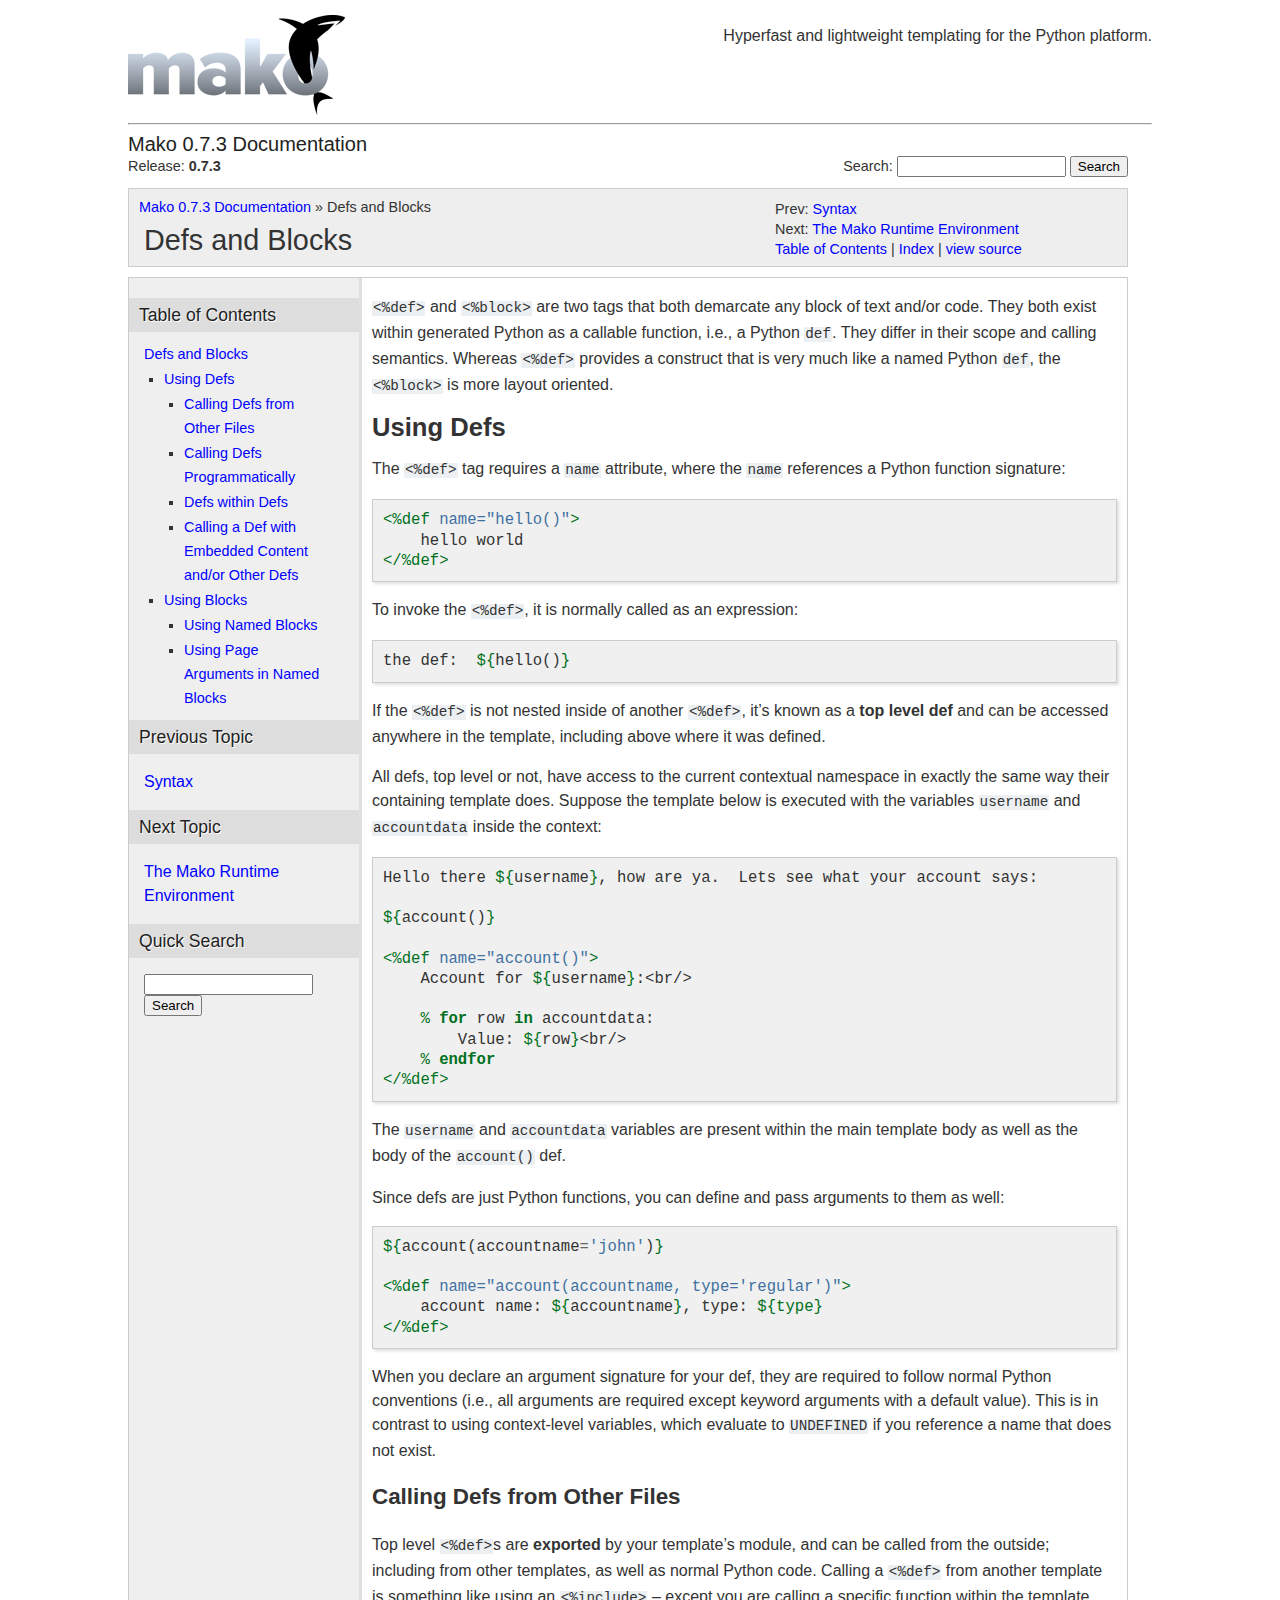
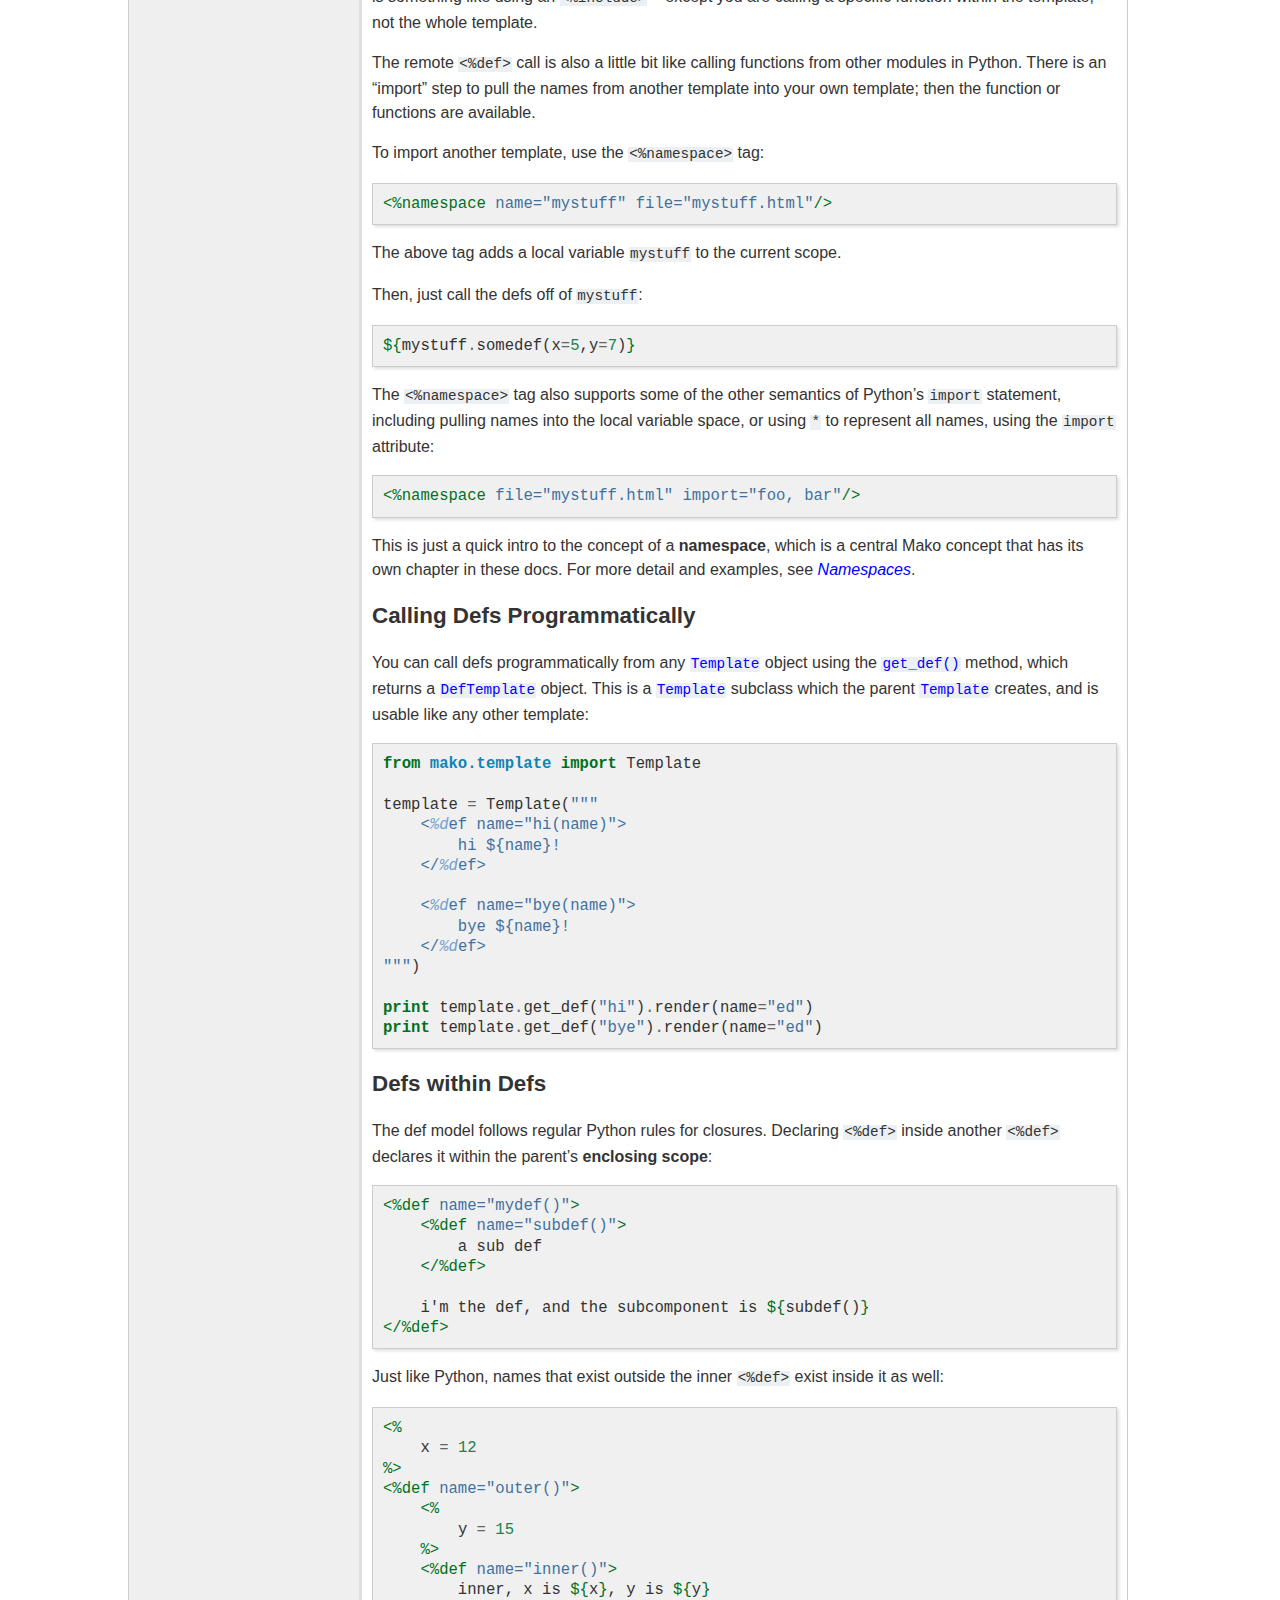
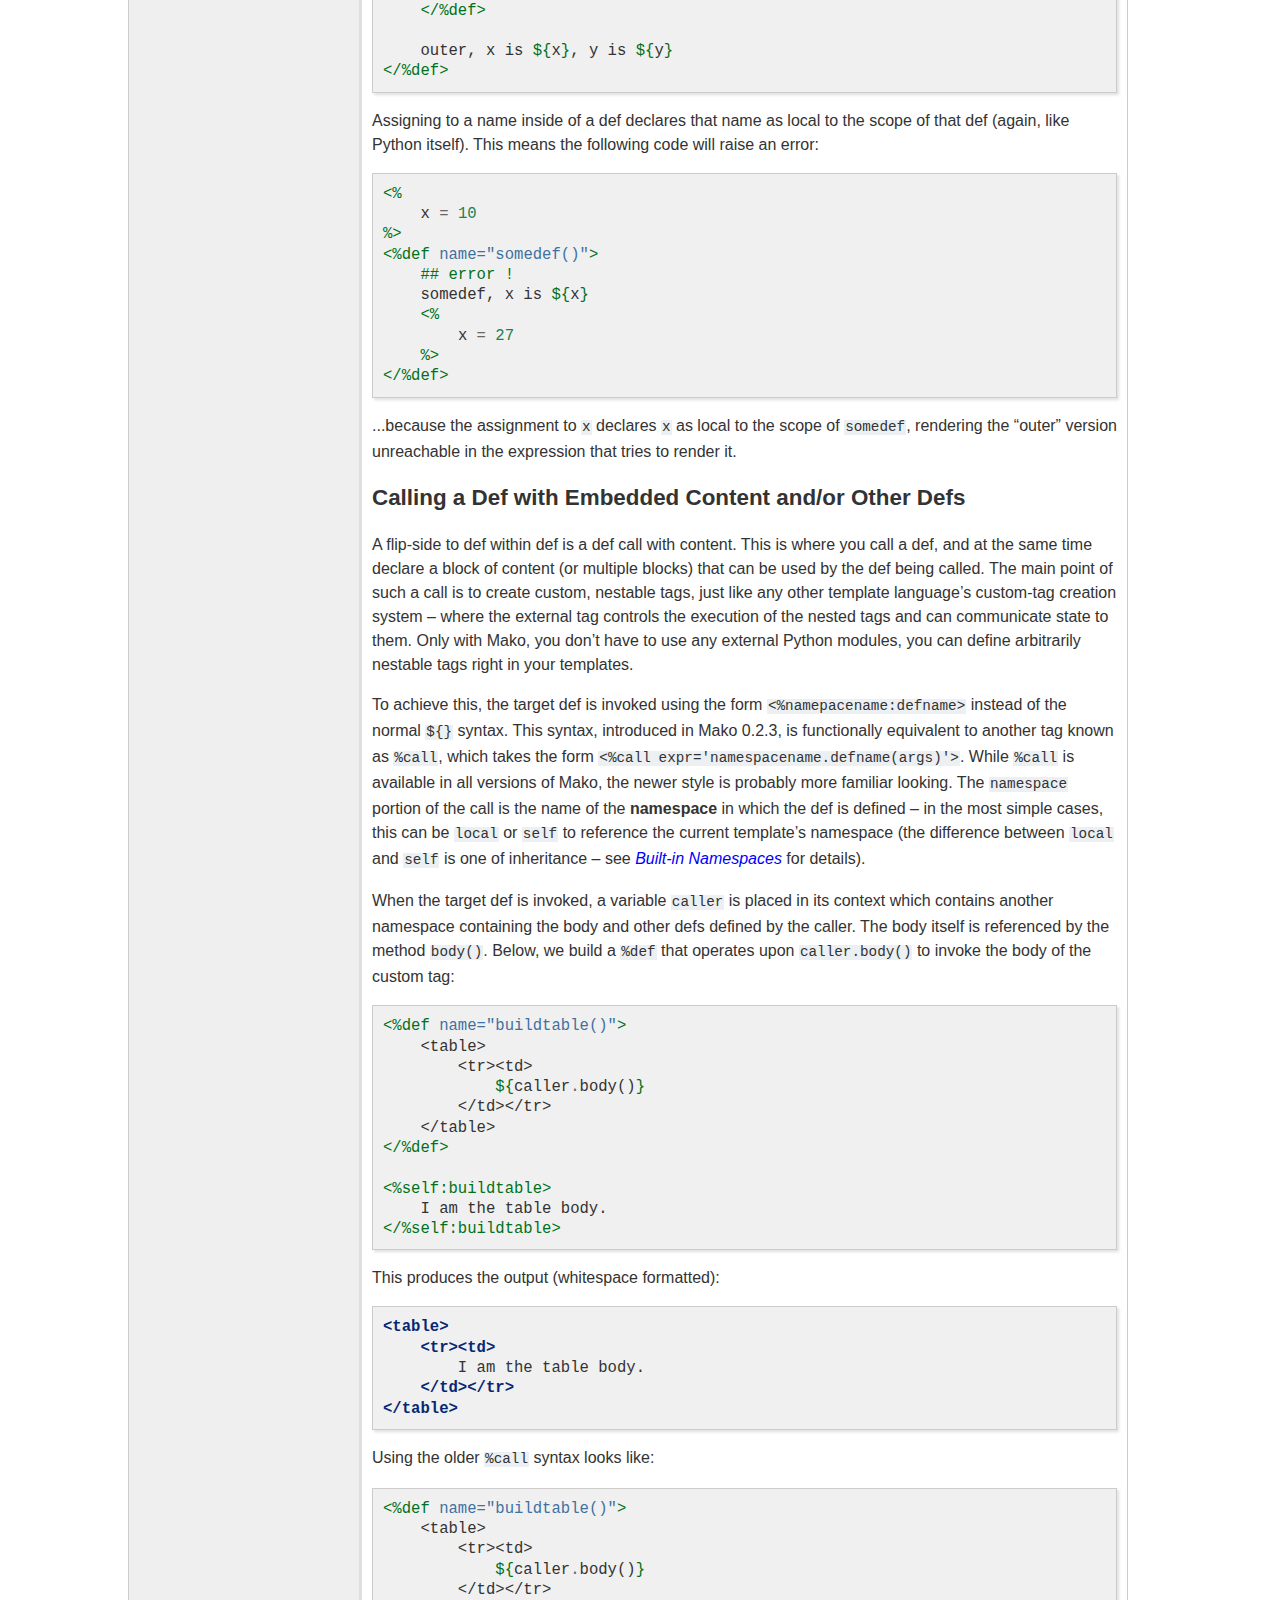
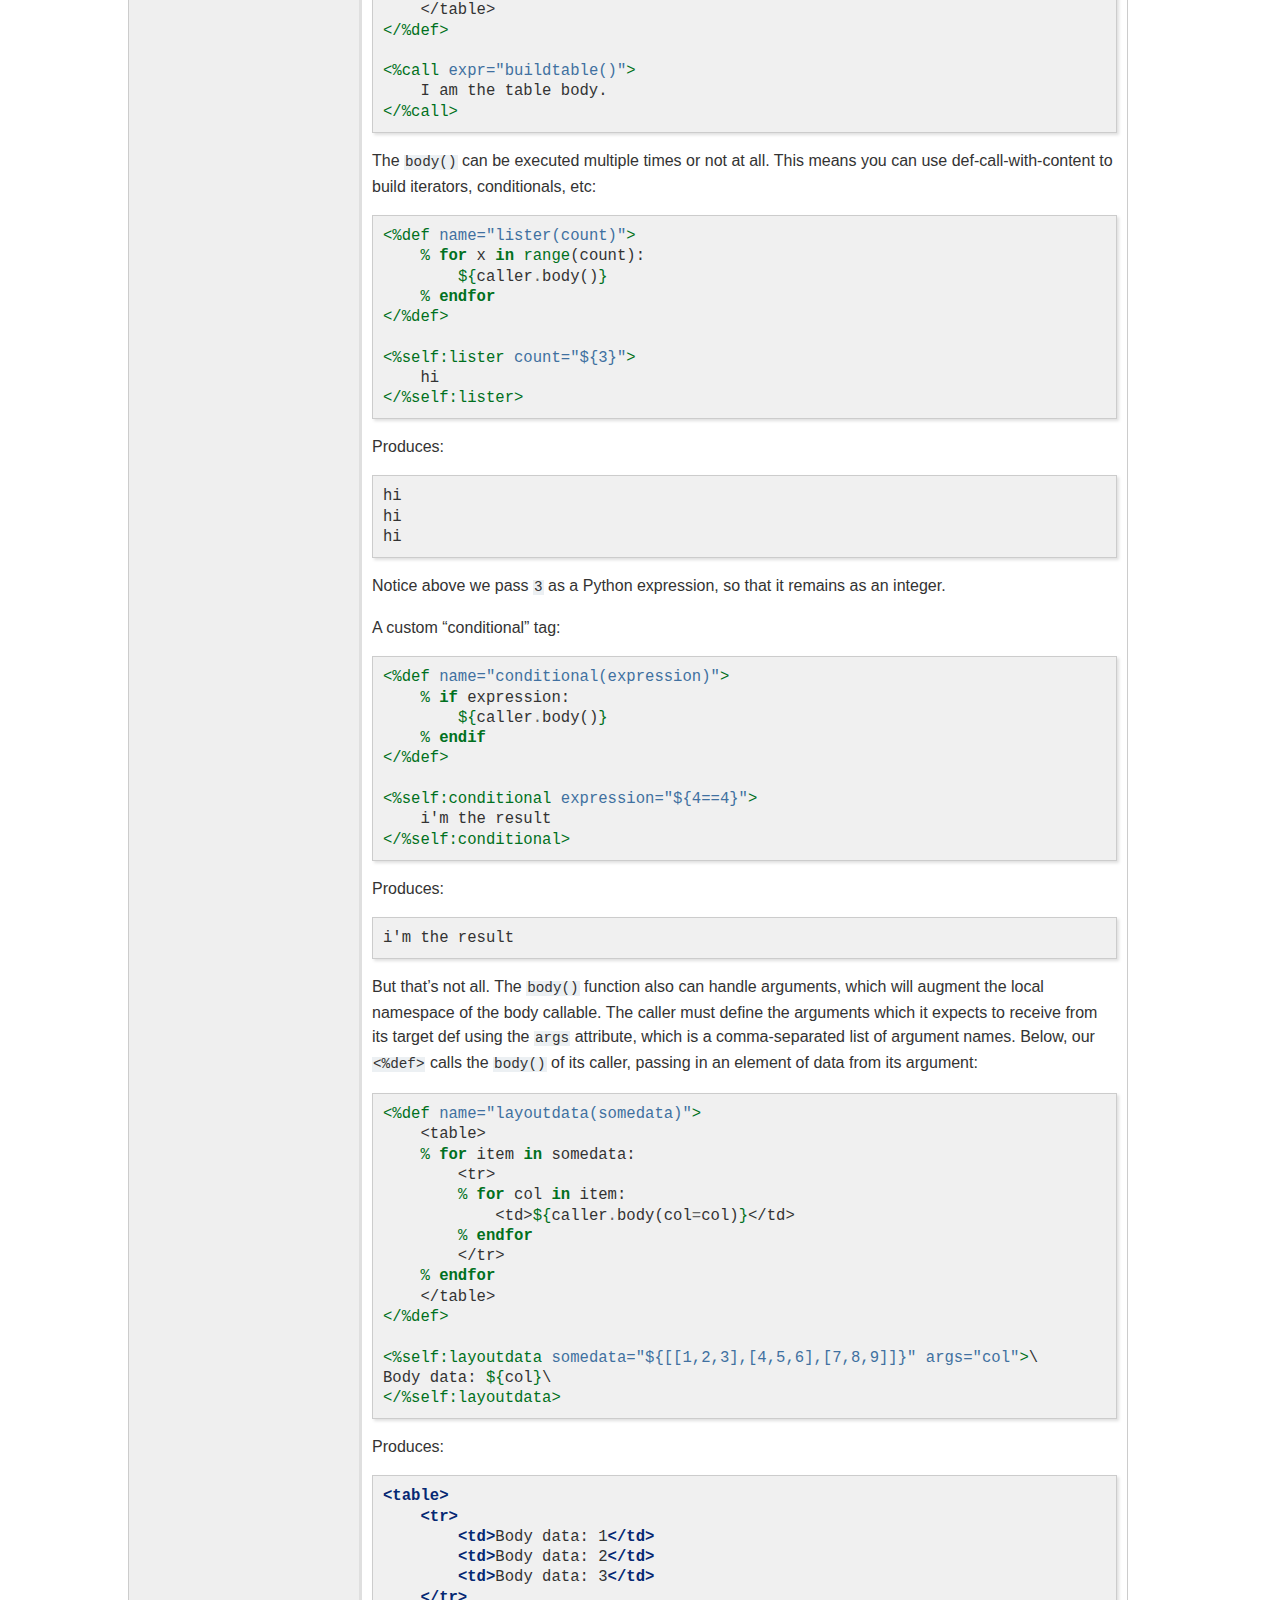
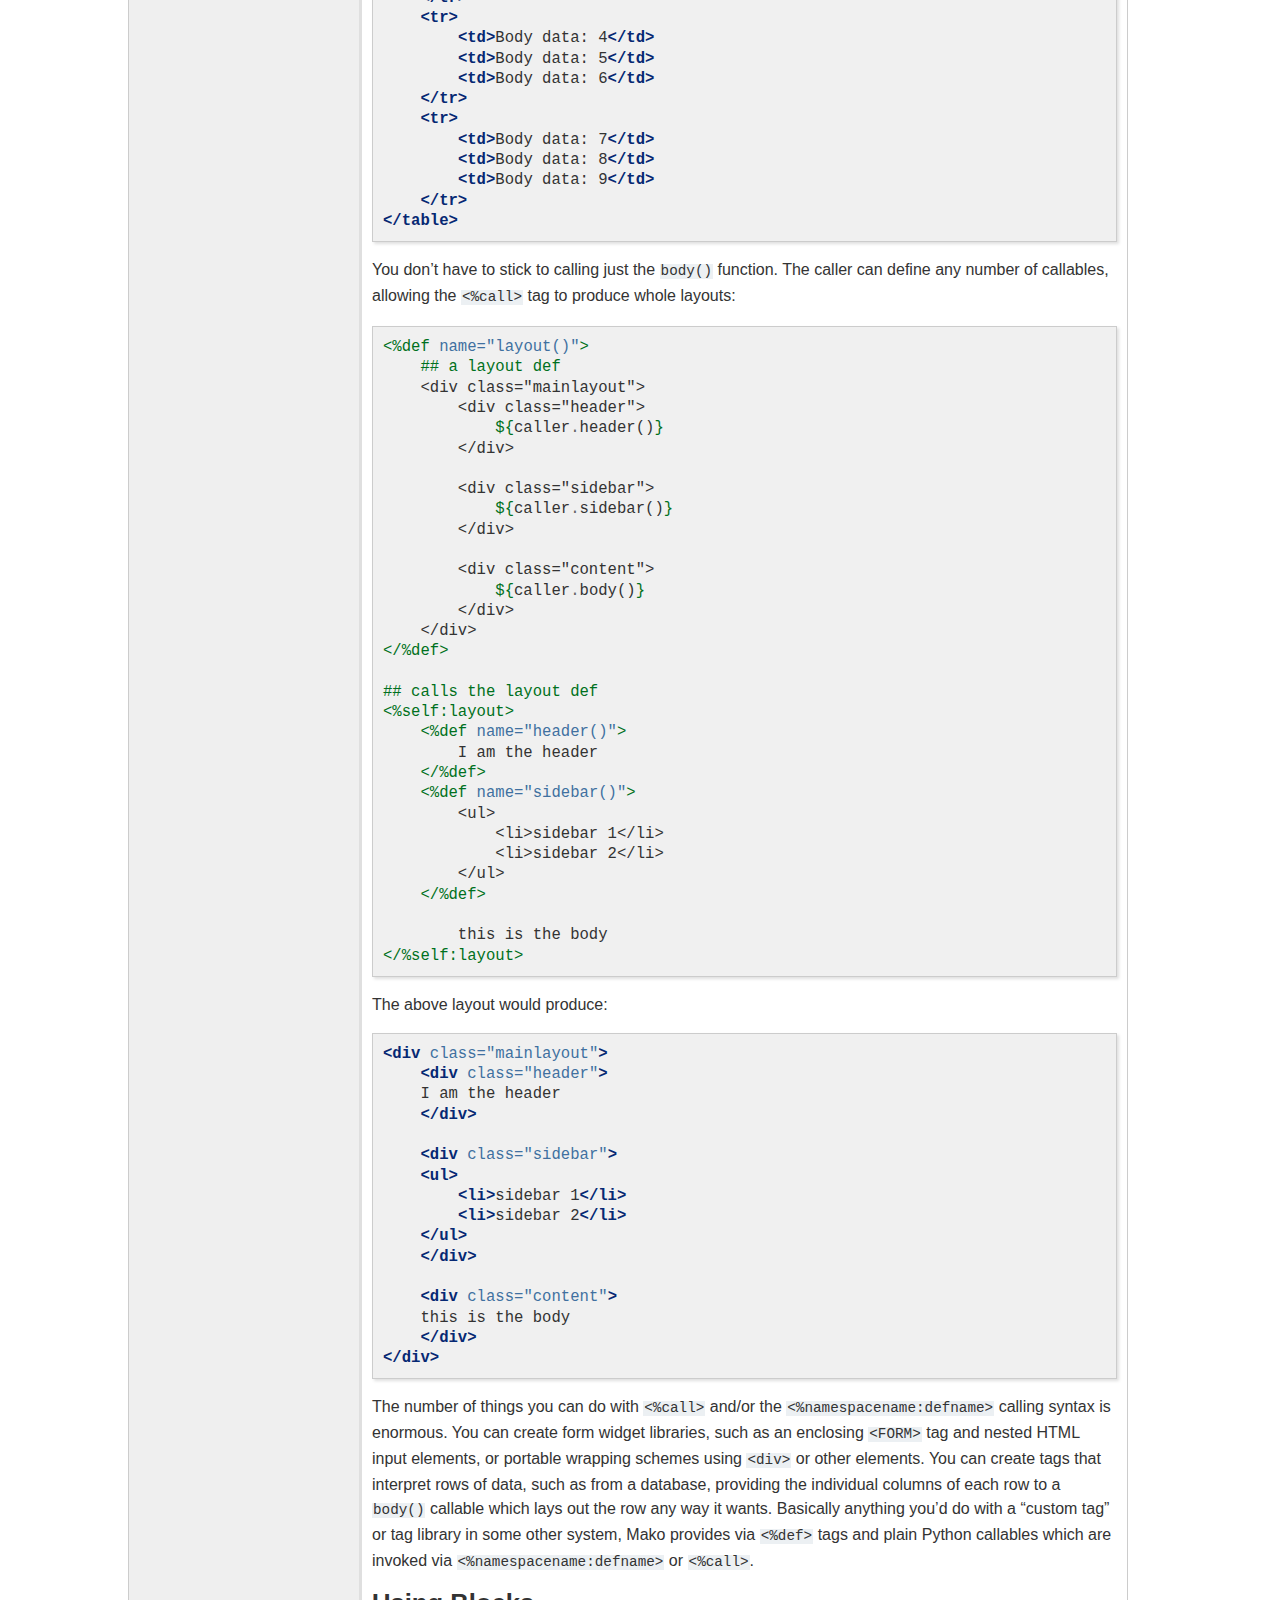
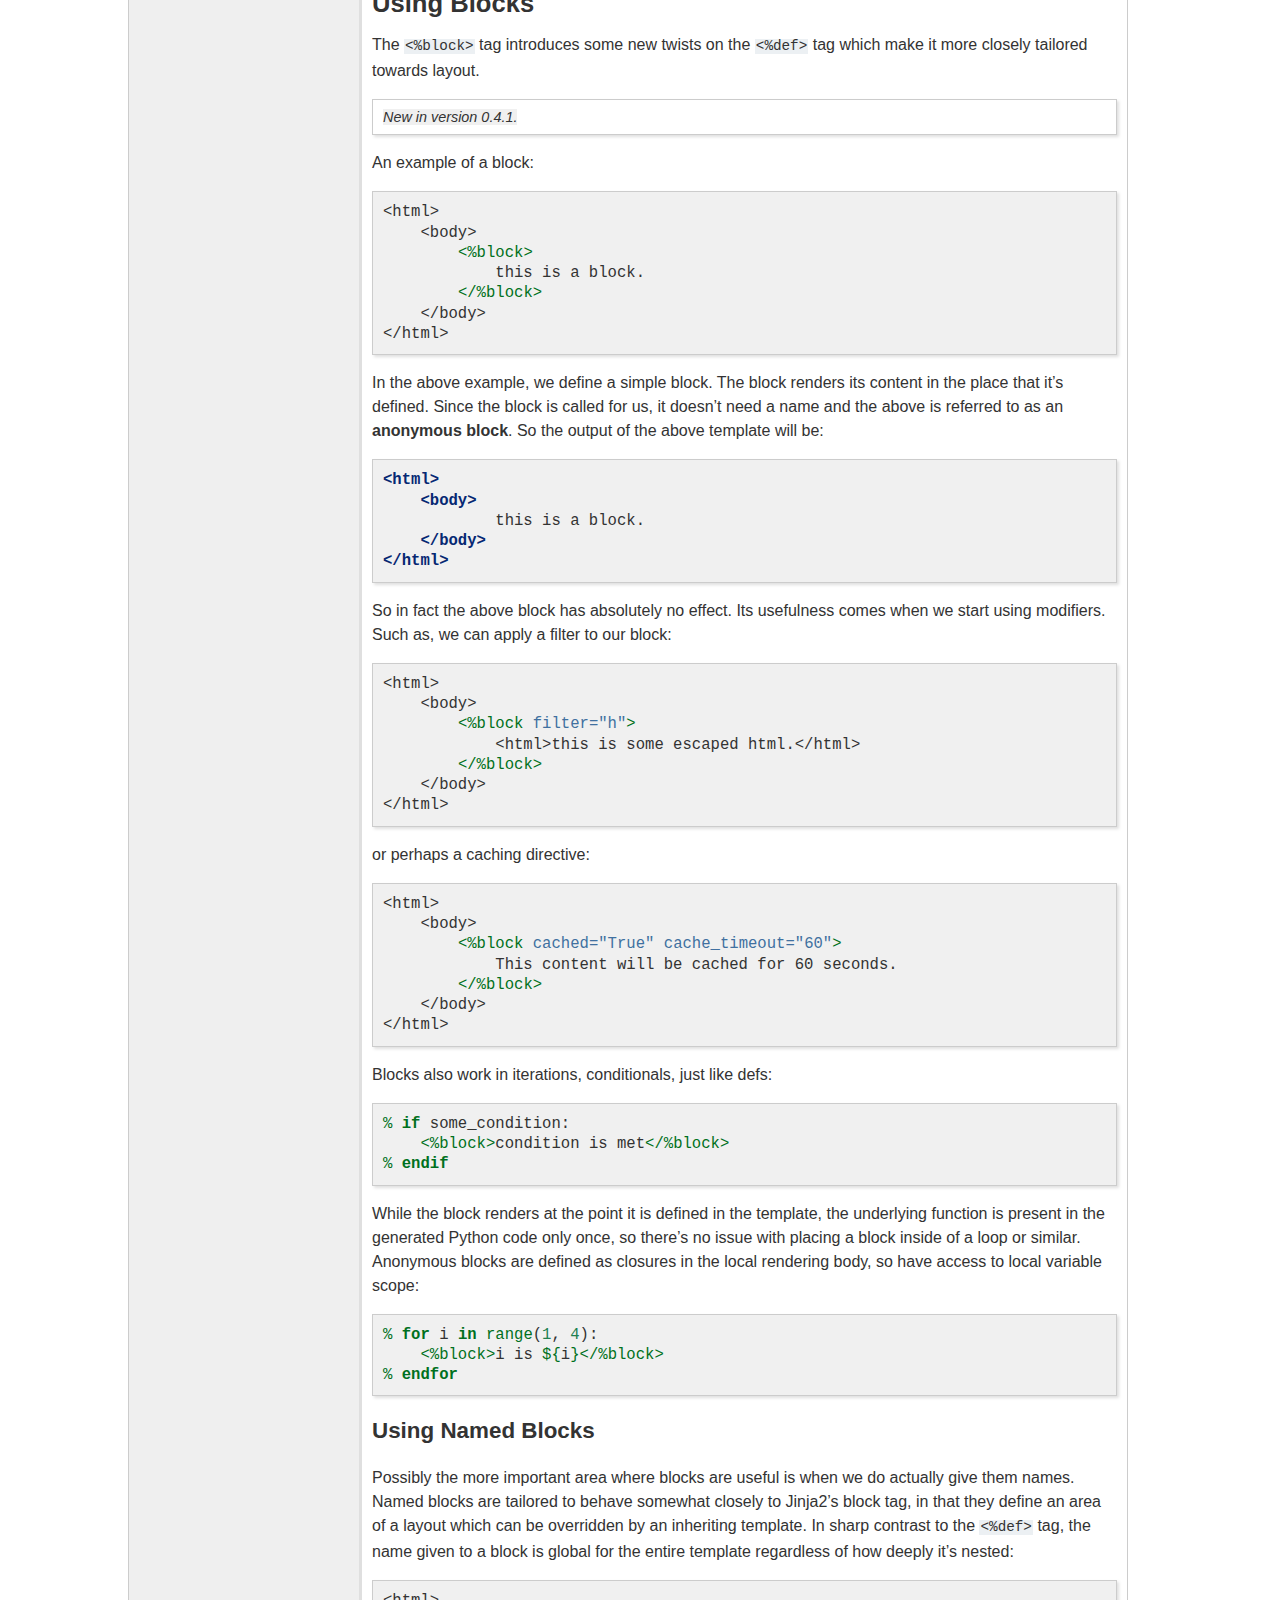
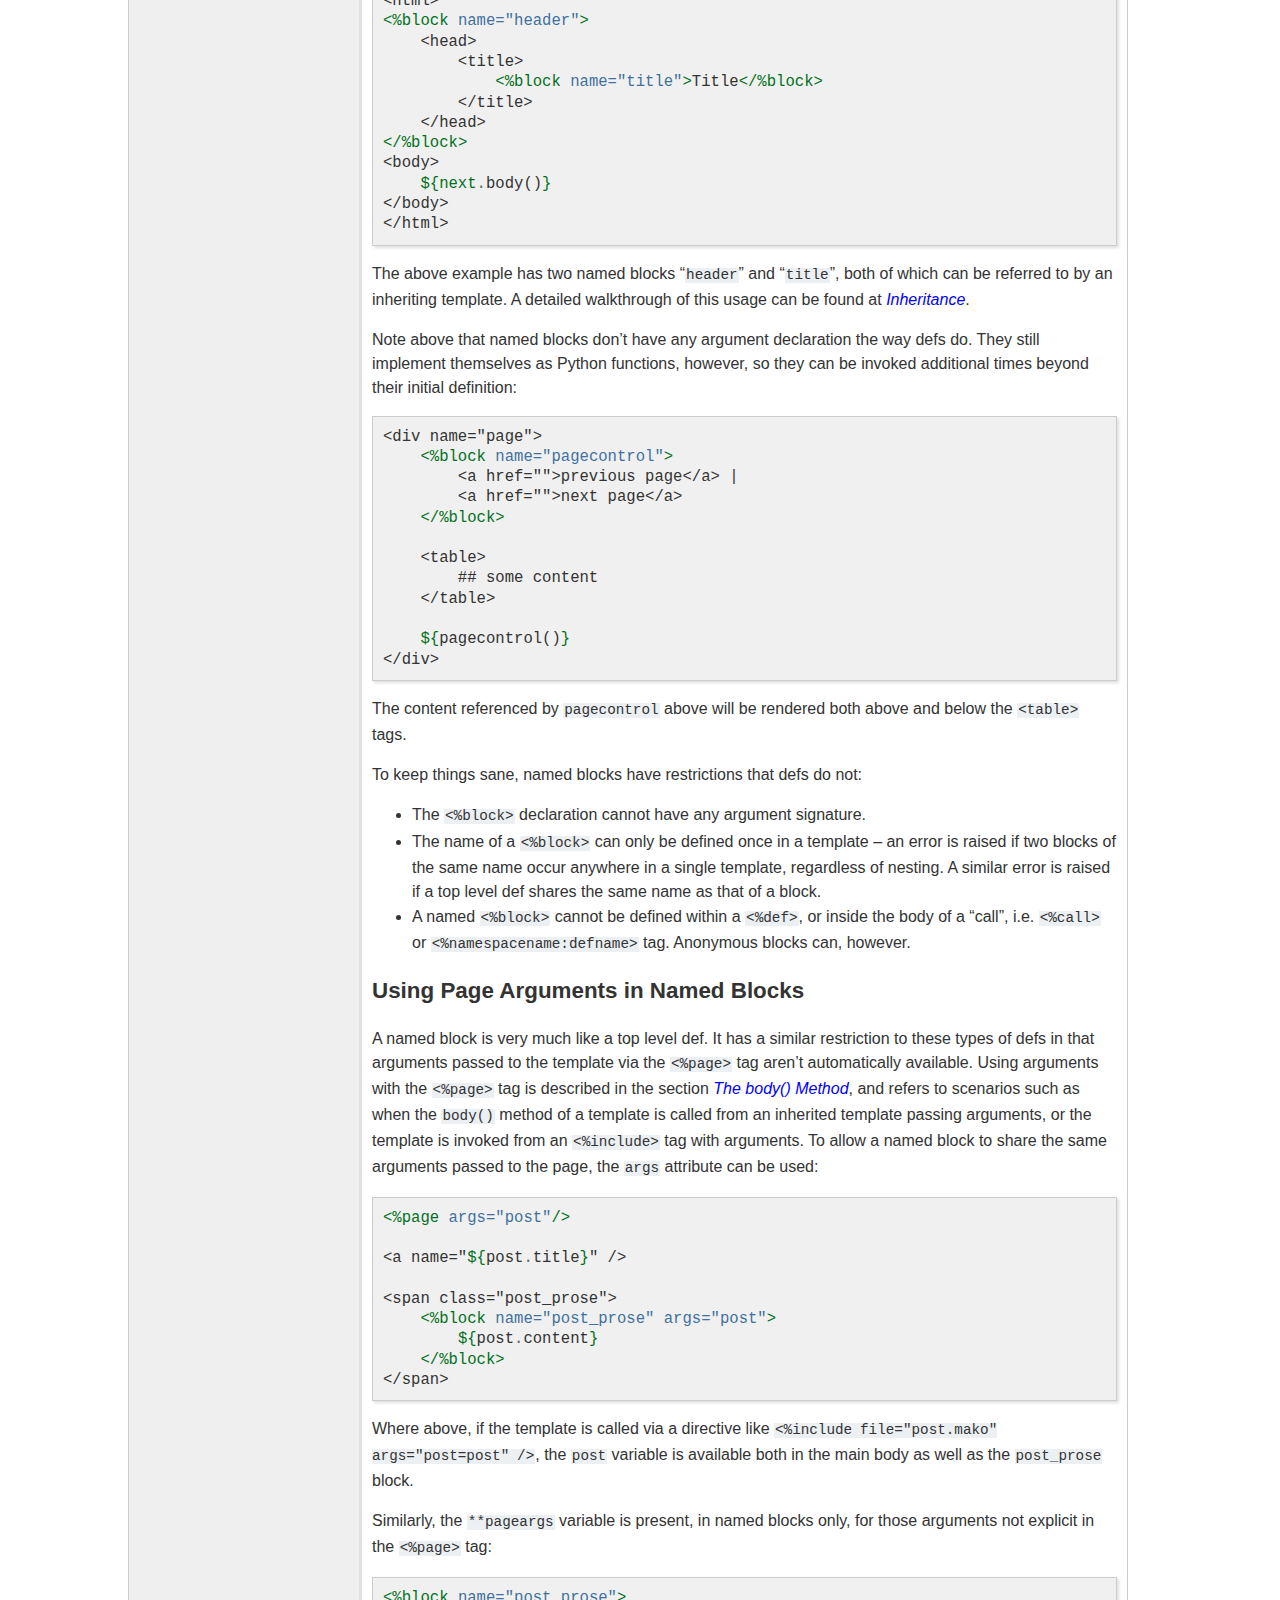
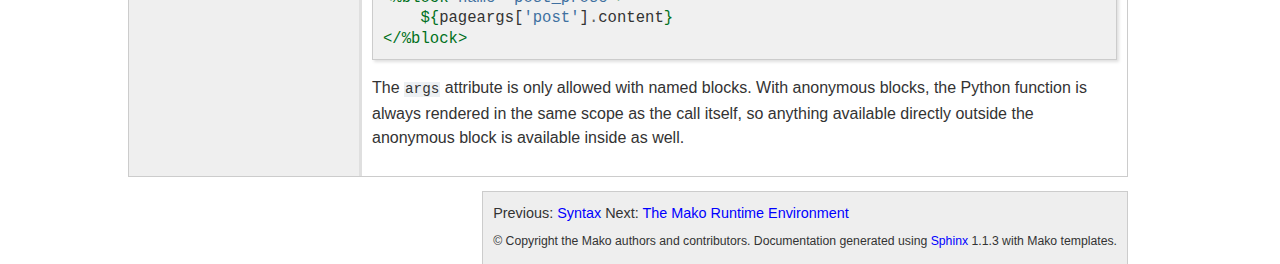
<file: Mako-0.7.3/doc/defs.html>
<html xmlns="http://www.w3.org/1999/xhtml">
<meta http-equiv="Content-Type" content="text/html; charset=utf-8"/>
<link rel="shortcut icon" href="/favicon.ico" type="image/x-icon">
<head>
<title>
    
                Defs and Blocks
             &mdash; 
    Mako 0.7.3 Documentation
</title>

    <link rel="stylesheet" href="_static/pygments.css" type="text/css" />
    <link rel="stylesheet" href="_static/docs.css" type="text/css" />

    <script type="text/javascript">
      var DOCUMENTATION_OPTIONS = {
          URL_ROOT:    '#',
          VERSION:     '0.7.3',
          COLLAPSE_MODINDEX: false,
          FILE_SUFFIX: '.html'
      };
    </script>
        <script type="text/javascript" src="_static/jquery.js"></script>
        <script type="text/javascript" src="_static/underscore.js"></script>
        <script type="text/javascript" src="_static/doctools.js"></script>
    <link rel="index" title="Index" href="genindex.html" />
    <link rel="search" title="Search" href="search.html" />
    <link rel="top" title="Mako 0.7.3 Documentation" href="index.html" />
        <link rel="next" title="The Mako Runtime Environment" href="runtime.html" />
        <link rel="prev" title="Syntax" href="syntax.html" />

<link rel="stylesheet" href="_static/site.css"></link>


</head>
<body>
    <div id="wrap">
    <div class="rightbar">


    <div class="slogan">
    Hyperfast and lightweight templating for the Python platform.
    </div>


    </div>

    <a href="http://www.makotemplates.org/"><img src="_static/makoLogo.png" /></a>

    <hr/>

    









<div id="docs-container">



<div id="docs-header">
    <h1>Mako 0.7.3 Documentation</h1>

    <div id="docs-search">
    Search:
    <form class="search" action="search.html" method="get">
      <input type="text" name="q" size="18" /> <input type="submit" value="Search" />
      <input type="hidden" name="check_keywords" value="yes" />
      <input type="hidden" name="area" value="default" />
    </form>
    </div>

    <div id="docs-version-header">
        Release: <span class="version-num">0.7.3</span>

    </div>

</div>

<div id="docs-top-navigation">
    <div id="docs-top-page-control" class="docs-navigation-links">
        <ul>
            <li>Prev:
            <a href="syntax.html" title="previous chapter">Syntax</a>
            </li>
            <li>Next:
            <a href="runtime.html" title="next chapter">The Mako Runtime Environment</a>
            </li>

        <li>
            <a href="index.html">Table of Contents</a> |
            <a href="genindex.html">Index</a>
            | <a href="_sources/defs.txt">view source
        </li>
        </ul>
    </div>

    <div id="docs-navigation-banner">
        <a href="index.html">Mako 0.7.3 Documentation</a>
        » 
                Defs and Blocks
             

        <h2>
            
                Defs and Blocks
            
        </h2>
    </div>

</div>

<div id="docs-body-container">

    <div id="docs-sidebar">
    <h3><a href="index.html">Table of Contents</a></h3>
    <ul>
<li><a class="reference internal" href="#">Defs and Blocks</a><ul>
<li><a class="reference internal" href="#using-defs">Using Defs</a><ul>
<li><a class="reference internal" href="#calling-defs-from-other-files">Calling Defs from Other Files</a></li>
<li><a class="reference internal" href="#calling-defs-programmatically">Calling Defs Programmatically</a></li>
<li><a class="reference internal" href="#defs-within-defs">Defs within Defs</a></li>
<li><a class="reference internal" href="#calling-a-def-with-embedded-content-and-or-other-defs">Calling a Def with Embedded Content and/or Other Defs</a></li>
</ul>
</li>
<li><a class="reference internal" href="#using-blocks">Using Blocks</a><ul>
<li><a class="reference internal" href="#using-named-blocks">Using Named Blocks</a></li>
<li><a class="reference internal" href="#using-page-arguments-in-named-blocks">Using Page Arguments in Named Blocks</a></li>
</ul>
</li>
</ul>
</li>
</ul>


    <h4>Previous Topic</h4>
    <p>
    <a href="syntax.html" title="previous chapter">Syntax</a>
    </p>
    <h4>Next Topic</h4>
    <p>
    <a href="runtime.html" title="next chapter">The Mako Runtime Environment</a>
    </p>

    <h4>Quick Search</h4>
    <p>
    <form class="search" action="search.html" method="get">
      <input type="text" name="q" size="18" /> <input type="submit" value="Search" />
      <input type="hidden" name="check_keywords" value="yes" />
      <input type="hidden" name="area" value="default" />
    </form>
    </p>

    </div>

    <div id="docs-body" class="withsidebar" >
        
<div class="section" id="defs-and-blocks">
<span id="defs-toplevel"></span><h1>Defs and Blocks<a class="headerlink" href="#defs-and-blocks" title="Permalink to this headline">¶</a></h1>
<p><tt class="docutils literal"><span class="pre">&lt;%def&gt;</span></tt> and <tt class="docutils literal"><span class="pre">&lt;%block&gt;</span></tt> are two tags that both demarcate any block of text
and/or code.   They both exist within generated Python as a callable function,
i.e., a Python <tt class="docutils literal"><span class="pre">def</span></tt>.   They differ in their scope and calling semantics.
Whereas <tt class="docutils literal"><span class="pre">&lt;%def&gt;</span></tt> provides a construct that is very much like a named Python
<tt class="docutils literal"><span class="pre">def</span></tt>, the <tt class="docutils literal"><span class="pre">&lt;%block&gt;</span></tt> is more layout oriented.</p>
<div class="section" id="using-defs">
<h2>Using Defs<a class="headerlink" href="#using-defs" title="Permalink to this headline">¶</a></h2>
<p>The <tt class="docutils literal"><span class="pre">&lt;%def&gt;</span></tt> tag requires a <tt class="docutils literal"><span class="pre">name</span></tt> attribute, where the <tt class="docutils literal"><span class="pre">name</span></tt> references
a Python function signature:</p>
<div class="highlight-mako"><div class="highlight"><pre><span class="cp">&lt;%</span><span class="nb">def</span> <span class="na">name=</span><span class="s">&quot;hello()&quot;</span><span class="cp">&gt;</span><span class="x"></span>
<span class="x">    hello world</span>
<span class="cp">&lt;/%</span><span class="nb">def</span><span class="cp">&gt;</span><span class="x"></span>
</pre></div>
</div>
<p>To invoke the <tt class="docutils literal"><span class="pre">&lt;%def&gt;</span></tt>, it is normally called as an expression:</p>
<div class="highlight-mako"><div class="highlight"><pre><span class="x">the def:  </span><span class="cp">${</span><span class="n">hello</span><span class="p">()</span><span class="cp">}</span><span class="x"></span>
</pre></div>
</div>
<p>If the <tt class="docutils literal"><span class="pre">&lt;%def&gt;</span></tt> is not nested inside of another <tt class="docutils literal"><span class="pre">&lt;%def&gt;</span></tt>,
it&#8217;s known as a <strong>top level def</strong> and can be accessed anywhere in
the template, including above where it was defined.</p>
<p>All defs, top level or not, have access to the current
contextual namespace in exactly the same way their containing
template does. Suppose the template below is executed with the
variables <tt class="docutils literal"><span class="pre">username</span></tt> and <tt class="docutils literal"><span class="pre">accountdata</span></tt> inside the context:</p>
<div class="highlight-mako"><div class="highlight"><pre><span class="x">Hello there </span><span class="cp">${</span><span class="n">username</span><span class="cp">}</span><span class="x">, how are ya.  Lets see what your account says:</span>

<span class="cp">${</span><span class="n">account</span><span class="p">()</span><span class="cp">}</span><span class="x"></span>

<span class="cp">&lt;%</span><span class="nb">def</span> <span class="na">name=</span><span class="s">&quot;account()&quot;</span><span class="cp">&gt;</span><span class="x"></span>
<span class="x">    Account for </span><span class="cp">${</span><span class="n">username</span><span class="cp">}</span><span class="x">:&lt;br/&gt;</span>

    <span class="cp">%</span> <span class="k">for</span> <span class="n">row</span> <span class="ow">in</span> <span class="n">accountdata</span><span class="p">:</span><span class="x"></span>
<span class="x">        Value: </span><span class="cp">${</span><span class="n">row</span><span class="cp">}</span><span class="x">&lt;br/&gt;</span>
    <span class="cp">%</span><span class="k"> endfor</span><span class="x"></span>
<span class="cp">&lt;/%</span><span class="nb">def</span><span class="cp">&gt;</span><span class="x"></span>
</pre></div>
</div>
<p>The <tt class="docutils literal"><span class="pre">username</span></tt> and <tt class="docutils literal"><span class="pre">accountdata</span></tt> variables are present
within the main template body as well as the body of the
<tt class="docutils literal"><span class="pre">account()</span></tt> def.</p>
<p>Since defs are just Python functions, you can define and pass
arguments to them as well:</p>
<div class="highlight-mako"><div class="highlight"><pre><span class="cp">${</span><span class="n">account</span><span class="p">(</span><span class="n">accountname</span><span class="o">=</span><span class="s">&#39;john&#39;</span><span class="p">)</span><span class="cp">}</span><span class="x"></span>

<span class="cp">&lt;%</span><span class="nb">def</span> <span class="na">name=</span><span class="s">&quot;account(accountname, type=&#39;regular&#39;)&quot;</span><span class="cp">&gt;</span><span class="x"></span>
<span class="x">    account name: </span><span class="cp">${</span><span class="n">accountname</span><span class="cp">}</span><span class="x">, type: </span><span class="cp">${</span><span class="nb">type</span><span class="cp">}</span><span class="x"></span>
<span class="cp">&lt;/%</span><span class="nb">def</span><span class="cp">&gt;</span><span class="x"></span>
</pre></div>
</div>
<p>When you declare an argument signature for your def, they are
required to follow normal Python conventions (i.e., all
arguments are required except keyword arguments with a default
value). This is in contrast to using context-level variables,
which evaluate to <tt class="docutils literal"><span class="pre">UNDEFINED</span></tt> if you reference a name that
does not exist.</p>
<div class="section" id="calling-defs-from-other-files">
<h3>Calling Defs from Other Files<a class="headerlink" href="#calling-defs-from-other-files" title="Permalink to this headline">¶</a></h3>
<p>Top level <tt class="docutils literal"><span class="pre">&lt;%def&gt;</span></tt>s are <strong>exported</strong> by your template&#8217;s
module, and can be called from the outside; including from other
templates, as well as normal Python code. Calling a <tt class="docutils literal"><span class="pre">&lt;%def&gt;</span></tt>
from another template is something like using an <tt class="docutils literal"><span class="pre">&lt;%include&gt;</span></tt>
&#8211; except you are calling a specific function within the
template, not the whole template.</p>
<p>The remote <tt class="docutils literal"><span class="pre">&lt;%def&gt;</span></tt> call is also a little bit like calling
functions from other modules in Python. There is an &#8220;import&#8221;
step to pull the names from another template into your own
template; then the function or functions are available.</p>
<p>To import another template, use the <tt class="docutils literal"><span class="pre">&lt;%namespace&gt;</span></tt> tag:</p>
<div class="highlight-mako"><div class="highlight"><pre><span class="cp">&lt;%</span><span class="nb">namespace</span> <span class="na">name=</span><span class="s">&quot;mystuff&quot;</span> <span class="na">file=</span><span class="s">&quot;mystuff.html&quot;</span><span class="cp">/&gt;</span><span class="x"></span>
</pre></div>
</div>
<p>The above tag adds a local variable <tt class="docutils literal"><span class="pre">mystuff</span></tt> to the current
scope.</p>
<p>Then, just call the defs off of <tt class="docutils literal"><span class="pre">mystuff</span></tt>:</p>
<div class="highlight-mako"><div class="highlight"><pre><span class="cp">${</span><span class="n">mystuff</span><span class="o">.</span><span class="n">somedef</span><span class="p">(</span><span class="n">x</span><span class="o">=</span><span class="mi">5</span><span class="p">,</span><span class="n">y</span><span class="o">=</span><span class="mi">7</span><span class="p">)</span><span class="cp">}</span><span class="x"></span>
</pre></div>
</div>
<p>The <tt class="docutils literal"><span class="pre">&lt;%namespace&gt;</span></tt> tag also supports some of the other
semantics of Python&#8217;s <tt class="docutils literal"><span class="pre">import</span></tt> statement, including pulling
names into the local variable space, or using <tt class="docutils literal"><span class="pre">*</span></tt> to represent
all names, using the <tt class="docutils literal"><span class="pre">import</span></tt> attribute:</p>
<div class="highlight-mako"><div class="highlight"><pre><span class="cp">&lt;%</span><span class="nb">namespace</span> <span class="na">file=</span><span class="s">&quot;mystuff.html&quot;</span> <span class="na">import=</span><span class="s">&quot;foo, bar&quot;</span><span class="cp">/&gt;</span><span class="x"></span>
</pre></div>
</div>
<p>This is just a quick intro to the concept of a <strong>namespace</strong>,
which is a central Mako concept that has its own chapter in
these docs. For more detail and examples, see
<a class="reference internal" href="namespaces.html"><em>Namespaces</em></a>.</p>
</div>
<div class="section" id="calling-defs-programmatically">
<h3>Calling Defs Programmatically<a class="headerlink" href="#calling-defs-programmatically" title="Permalink to this headline">¶</a></h3>
<p>You can call defs programmatically from any <a class="reference internal" href="usage.html#mako.template.Template" title="mako.template.Template"><tt class="xref py py-class docutils literal"><span class="pre">Template</span></tt></a> object
using the <a class="reference internal" href="usage.html#mako.template.Template.get_def" title="mako.template.Template.get_def"><tt class="xref py py-meth docutils literal"><span class="pre">get_def()</span></tt></a> method, which returns a <a class="reference internal" href="usage.html#mako.template.DefTemplate" title="mako.template.DefTemplate"><tt class="xref py py-class docutils literal"><span class="pre">DefTemplate</span></tt></a>
object. This is a <a class="reference internal" href="usage.html#mako.template.Template" title="mako.template.Template"><tt class="xref py py-class docutils literal"><span class="pre">Template</span></tt></a> subclass which the parent
<a class="reference internal" href="usage.html#mako.template.Template" title="mako.template.Template"><tt class="xref py py-class docutils literal"><span class="pre">Template</span></tt></a> creates, and is usable like any other template:</p>
<div class="highlight-python"><div class="highlight"><pre><span class="kn">from</span> <span class="nn">mako.template</span> <span class="kn">import</span> <span class="n">Template</span>

<span class="n">template</span> <span class="o">=</span> <span class="n">Template</span><span class="p">(</span><span class="s">&quot;&quot;&quot;</span>
<span class="s">    &lt;</span><span class="si">%d</span><span class="s">ef name=&quot;hi(name)&quot;&gt;</span>
<span class="s">        hi ${name}!</span>
<span class="s">    &lt;/</span><span class="si">%d</span><span class="s">ef&gt;</span>

<span class="s">    &lt;</span><span class="si">%d</span><span class="s">ef name=&quot;bye(name)&quot;&gt;</span>
<span class="s">        bye ${name}!</span>
<span class="s">    &lt;/</span><span class="si">%d</span><span class="s">ef&gt;</span>
<span class="s">&quot;&quot;&quot;</span><span class="p">)</span>

<span class="k">print</span> <span class="n">template</span><span class="o">.</span><span class="n">get_def</span><span class="p">(</span><span class="s">&quot;hi&quot;</span><span class="p">)</span><span class="o">.</span><span class="n">render</span><span class="p">(</span><span class="n">name</span><span class="o">=</span><span class="s">&quot;ed&quot;</span><span class="p">)</span>
<span class="k">print</span> <span class="n">template</span><span class="o">.</span><span class="n">get_def</span><span class="p">(</span><span class="s">&quot;bye&quot;</span><span class="p">)</span><span class="o">.</span><span class="n">render</span><span class="p">(</span><span class="n">name</span><span class="o">=</span><span class="s">&quot;ed&quot;</span><span class="p">)</span>
</pre></div>
</div>
</div>
<div class="section" id="defs-within-defs">
<h3>Defs within Defs<a class="headerlink" href="#defs-within-defs" title="Permalink to this headline">¶</a></h3>
<p>The def model follows regular Python rules for closures.
Declaring <tt class="docutils literal"><span class="pre">&lt;%def&gt;</span></tt> inside another <tt class="docutils literal"><span class="pre">&lt;%def&gt;</span></tt> declares it
within the parent&#8217;s <strong>enclosing scope</strong>:</p>
<div class="highlight-mako"><div class="highlight"><pre><span class="cp">&lt;%</span><span class="nb">def</span> <span class="na">name=</span><span class="s">&quot;mydef()&quot;</span><span class="cp">&gt;</span><span class="x"></span>
<span class="x">    </span><span class="cp">&lt;%</span><span class="nb">def</span> <span class="na">name=</span><span class="s">&quot;subdef()&quot;</span><span class="cp">&gt;</span><span class="x"></span>
<span class="x">        a sub def</span>
<span class="x">    </span><span class="cp">&lt;/%</span><span class="nb">def</span><span class="cp">&gt;</span><span class="x"></span>

<span class="x">    i&#39;m the def, and the subcomponent is </span><span class="cp">${</span><span class="n">subdef</span><span class="p">()</span><span class="cp">}</span><span class="x"></span>
<span class="cp">&lt;/%</span><span class="nb">def</span><span class="cp">&gt;</span><span class="x"></span>
</pre></div>
</div>
<p>Just like Python, names that exist outside the inner <tt class="docutils literal"><span class="pre">&lt;%def&gt;</span></tt>
exist inside it as well:</p>
<div class="highlight-mako"><div class="highlight"><pre><span class="cp">&lt;%</span>
    <span class="n">x</span> <span class="o">=</span> <span class="mi">12</span>
<span class="cp">%&gt;</span><span class="x"></span>
<span class="cp">&lt;%</span><span class="nb">def</span> <span class="na">name=</span><span class="s">&quot;outer()&quot;</span><span class="cp">&gt;</span><span class="x"></span>
<span class="x">    </span><span class="cp">&lt;%</span>
        <span class="n">y</span> <span class="o">=</span> <span class="mi">15</span>
    <span class="cp">%&gt;</span><span class="x"></span>
<span class="x">    </span><span class="cp">&lt;%</span><span class="nb">def</span> <span class="na">name=</span><span class="s">&quot;inner()&quot;</span><span class="cp">&gt;</span><span class="x"></span>
<span class="x">        inner, x is </span><span class="cp">${</span><span class="n">x</span><span class="cp">}</span><span class="x">, y is </span><span class="cp">${</span><span class="n">y</span><span class="cp">}</span><span class="x"></span>
<span class="x">    </span><span class="cp">&lt;/%</span><span class="nb">def</span><span class="cp">&gt;</span><span class="x"></span>

<span class="x">    outer, x is </span><span class="cp">${</span><span class="n">x</span><span class="cp">}</span><span class="x">, y is </span><span class="cp">${</span><span class="n">y</span><span class="cp">}</span><span class="x"></span>
<span class="cp">&lt;/%</span><span class="nb">def</span><span class="cp">&gt;</span><span class="x"></span>
</pre></div>
</div>
<p>Assigning to a name inside of a def declares that name as local
to the scope of that def (again, like Python itself). This means
the following code will raise an error:</p>
<div class="highlight-mako"><div class="highlight"><pre><span class="cp">&lt;%</span>
    <span class="n">x</span> <span class="o">=</span> <span class="mi">10</span>
<span class="cp">%&gt;</span><span class="x"></span>
<span class="cp">&lt;%</span><span class="nb">def</span> <span class="na">name=</span><span class="s">&quot;somedef()&quot;</span><span class="cp">&gt;</span>
    <span class="cp">## error !</span><span class="x"></span>
<span class="x">    somedef, x is </span><span class="cp">${</span><span class="n">x</span><span class="cp">}</span><span class="x"></span>
<span class="x">    </span><span class="cp">&lt;%</span>
        <span class="n">x</span> <span class="o">=</span> <span class="mi">27</span>
    <span class="cp">%&gt;</span><span class="x"></span>
<span class="cp">&lt;/%</span><span class="nb">def</span><span class="cp">&gt;</span><span class="x"></span>
</pre></div>
</div>
<p>...because the assignment to <tt class="docutils literal"><span class="pre">x</span></tt> declares <tt class="docutils literal"><span class="pre">x</span></tt> as local to the
scope of <tt class="docutils literal"><span class="pre">somedef</span></tt>, rendering the &#8220;outer&#8221; version unreachable
in the expression that tries to render it.</p>
</div>
<div class="section" id="calling-a-def-with-embedded-content-and-or-other-defs">
<span id="defs-with-content"></span><h3>Calling a Def with Embedded Content and/or Other Defs<a class="headerlink" href="#calling-a-def-with-embedded-content-and-or-other-defs" title="Permalink to this headline">¶</a></h3>
<p>A flip-side to def within def is a def call with content. This
is where you call a def, and at the same time declare a block of
content (or multiple blocks) that can be used by the def being
called. The main point of such a call is to create custom,
nestable tags, just like any other template language&#8217;s
custom-tag creation system &#8211; where the external tag controls the
execution of the nested tags and can communicate state to them.
Only with Mako, you don&#8217;t have to use any external Python
modules, you can define arbitrarily nestable tags right in your
templates.</p>
<p>To achieve this, the target def is invoked using the form
<tt class="docutils literal"><span class="pre">&lt;%namepacename:defname&gt;</span></tt> instead of the normal <tt class="docutils literal"><span class="pre">${}</span></tt>
syntax. This syntax, introduced in Mako 0.2.3, is functionally
equivalent to another tag known as <tt class="docutils literal"><span class="pre">%call</span></tt>, which takes the form
<tt class="docutils literal"><span class="pre">&lt;%call</span> <span class="pre">expr='namespacename.defname(args)'&gt;</span></tt>. While <tt class="docutils literal"><span class="pre">%call</span></tt>
is available in all versions of Mako, the newer style is
probably more familiar looking. The <tt class="docutils literal"><span class="pre">namespace</span></tt> portion of the
call is the name of the <strong>namespace</strong> in which the def is
defined &#8211; in the most simple cases, this can be <tt class="docutils literal"><span class="pre">local</span></tt> or
<tt class="docutils literal"><span class="pre">self</span></tt> to reference the current template&#8217;s namespace (the
difference between <tt class="docutils literal"><span class="pre">local</span></tt> and <tt class="docutils literal"><span class="pre">self</span></tt> is one of inheritance
&#8211; see <a class="reference internal" href="namespaces.html#namespaces-builtin"><em>Built-in Namespaces</em></a> for details).</p>
<p>When the target def is invoked, a variable <tt class="docutils literal"><span class="pre">caller</span></tt> is placed
in its context which contains another namespace containing the
body and other defs defined by the caller. The body itself is
referenced by the method <tt class="docutils literal"><span class="pre">body()</span></tt>. Below, we build a <tt class="docutils literal"><span class="pre">%def</span></tt>
that operates upon <tt class="docutils literal"><span class="pre">caller.body()</span></tt> to invoke the body of the
custom tag:</p>
<div class="highlight-mako"><div class="highlight"><pre><span class="cp">&lt;%</span><span class="nb">def</span> <span class="na">name=</span><span class="s">&quot;buildtable()&quot;</span><span class="cp">&gt;</span><span class="x"></span>
<span class="x">    &lt;table&gt;</span>
<span class="x">        &lt;tr&gt;&lt;td&gt;</span>
<span class="x">            </span><span class="cp">${</span><span class="n">caller</span><span class="o">.</span><span class="n">body</span><span class="p">()</span><span class="cp">}</span><span class="x"></span>
<span class="x">        &lt;/td&gt;&lt;/tr&gt;</span>
<span class="x">    &lt;/table&gt;</span>
<span class="cp">&lt;/%</span><span class="nb">def</span><span class="cp">&gt;</span><span class="x"></span>

<span class="cp">&lt;%</span><span class="nb">self:buildtable</span><span class="cp">&gt;</span><span class="x"></span>
<span class="x">    I am the table body.</span>
<span class="cp">&lt;/%</span><span class="nb">self:buildtable</span><span class="cp">&gt;</span><span class="x"></span>
</pre></div>
</div>
<p>This produces the output (whitespace formatted):</p>
<div class="highlight-html"><div class="highlight"><pre><span class="nt">&lt;table&gt;</span>
    <span class="nt">&lt;tr&gt;&lt;td&gt;</span>
        I am the table body.
    <span class="nt">&lt;/td&gt;&lt;/tr&gt;</span>
<span class="nt">&lt;/table&gt;</span>
</pre></div>
</div>
<p>Using the older <tt class="docutils literal"><span class="pre">%call</span></tt> syntax looks like:</p>
<div class="highlight-mako"><div class="highlight"><pre><span class="cp">&lt;%</span><span class="nb">def</span> <span class="na">name=</span><span class="s">&quot;buildtable()&quot;</span><span class="cp">&gt;</span><span class="x"></span>
<span class="x">    &lt;table&gt;</span>
<span class="x">        &lt;tr&gt;&lt;td&gt;</span>
<span class="x">            </span><span class="cp">${</span><span class="n">caller</span><span class="o">.</span><span class="n">body</span><span class="p">()</span><span class="cp">}</span><span class="x"></span>
<span class="x">        &lt;/td&gt;&lt;/tr&gt;</span>
<span class="x">    &lt;/table&gt;</span>
<span class="cp">&lt;/%</span><span class="nb">def</span><span class="cp">&gt;</span><span class="x"></span>

<span class="cp">&lt;%</span><span class="nb">call</span> <span class="na">expr=</span><span class="s">&quot;buildtable()&quot;</span><span class="cp">&gt;</span><span class="x"></span>
<span class="x">    I am the table body.</span>
<span class="cp">&lt;/%</span><span class="nb">call</span><span class="cp">&gt;</span><span class="x"></span>
</pre></div>
</div>
<p>The <tt class="docutils literal"><span class="pre">body()</span></tt> can be executed multiple times or not at all.
This means you can use def-call-with-content to build iterators,
conditionals, etc:</p>
<div class="highlight-mako"><div class="highlight"><pre><span class="cp">&lt;%</span><span class="nb">def</span> <span class="na">name=</span><span class="s">&quot;lister(count)&quot;</span><span class="cp">&gt;</span>
    <span class="cp">%</span> <span class="k">for</span> <span class="n">x</span> <span class="ow">in</span> <span class="nb">range</span><span class="p">(</span><span class="n">count</span><span class="p">):</span><span class="x"></span>
<span class="x">        </span><span class="cp">${</span><span class="n">caller</span><span class="o">.</span><span class="n">body</span><span class="p">()</span><span class="cp">}</span>
    <span class="cp">%</span><span class="k"> endfor</span><span class="x"></span>
<span class="cp">&lt;/%</span><span class="nb">def</span><span class="cp">&gt;</span><span class="x"></span>

<span class="cp">&lt;%</span><span class="nb">self:lister</span> <span class="na">count=</span><span class="s">&quot;${3}&quot;</span><span class="cp">&gt;</span><span class="x"></span>
<span class="x">    hi</span>
<span class="cp">&lt;/%</span><span class="nb">self:lister</span><span class="cp">&gt;</span><span class="x"></span>
</pre></div>
</div>
<p>Produces:</p>
<div class="highlight-html"><div class="highlight"><pre>hi
hi
hi
</pre></div>
</div>
<p>Notice above we pass <tt class="docutils literal"><span class="pre">3</span></tt> as a Python expression, so that it
remains as an integer.</p>
<p>A custom &#8220;conditional&#8221; tag:</p>
<div class="highlight-mako"><div class="highlight"><pre><span class="cp">&lt;%</span><span class="nb">def</span> <span class="na">name=</span><span class="s">&quot;conditional(expression)&quot;</span><span class="cp">&gt;</span>
    <span class="cp">%</span> <span class="k">if</span> <span class="n">expression</span><span class="p">:</span><span class="x"></span>
<span class="x">        </span><span class="cp">${</span><span class="n">caller</span><span class="o">.</span><span class="n">body</span><span class="p">()</span><span class="cp">}</span>
    <span class="cp">%</span><span class="k"> endif</span><span class="x"></span>
<span class="cp">&lt;/%</span><span class="nb">def</span><span class="cp">&gt;</span><span class="x"></span>

<span class="cp">&lt;%</span><span class="nb">self:conditional</span> <span class="na">expression=</span><span class="s">&quot;${4==4}&quot;</span><span class="cp">&gt;</span><span class="x"></span>
<span class="x">    i&#39;m the result</span>
<span class="cp">&lt;/%</span><span class="nb">self:conditional</span><span class="cp">&gt;</span><span class="x"></span>
</pre></div>
</div>
<p>Produces:</p>
<div class="highlight-html"><div class="highlight"><pre>i&#39;m the result
</pre></div>
</div>
<p>But that&#8217;s not all. The <tt class="docutils literal"><span class="pre">body()</span></tt> function also can handle
arguments, which will augment the local namespace of the body
callable. The caller must define the arguments which it expects
to receive from its target def using the <tt class="docutils literal"><span class="pre">args</span></tt> attribute,
which is a comma-separated list of argument names. Below, our
<tt class="docutils literal"><span class="pre">&lt;%def&gt;</span></tt> calls the <tt class="docutils literal"><span class="pre">body()</span></tt> of its caller, passing in an
element of data from its argument:</p>
<div class="highlight-mako"><div class="highlight"><pre><span class="cp">&lt;%</span><span class="nb">def</span> <span class="na">name=</span><span class="s">&quot;layoutdata(somedata)&quot;</span><span class="cp">&gt;</span><span class="x"></span>
<span class="x">    &lt;table&gt;</span>
    <span class="cp">%</span> <span class="k">for</span> <span class="n">item</span> <span class="ow">in</span> <span class="n">somedata</span><span class="p">:</span><span class="x"></span>
<span class="x">        &lt;tr&gt;</span>
        <span class="cp">%</span> <span class="k">for</span> <span class="n">col</span> <span class="ow">in</span> <span class="n">item</span><span class="p">:</span><span class="x"></span>
<span class="x">            &lt;td&gt;</span><span class="cp">${</span><span class="n">caller</span><span class="o">.</span><span class="n">body</span><span class="p">(</span><span class="n">col</span><span class="o">=</span><span class="n">col</span><span class="p">)</span><span class="cp">}</span><span class="x">&lt;/td&gt;</span>
        <span class="cp">%</span><span class="k"> endfor</span><span class="x"></span>
<span class="x">        &lt;/tr&gt;</span>
    <span class="cp">%</span><span class="k"> endfor</span><span class="x"></span>
<span class="x">    &lt;/table&gt;</span>
<span class="cp">&lt;/%</span><span class="nb">def</span><span class="cp">&gt;</span><span class="x"></span>

<span class="cp">&lt;%</span><span class="nb">self:layoutdata</span> <span class="na">somedata=</span><span class="s">&quot;${[[1,2,3],[4,5,6],[7,8,9]]}&quot;</span> <span class="na">args=</span><span class="s">&quot;col&quot;</span><span class="cp">&gt;</span><span class="x">\</span>
<span class="x">Body data: </span><span class="cp">${</span><span class="n">col</span><span class="cp">}</span><span class="x">\</span>
<span class="cp">&lt;/%</span><span class="nb">self:layoutdata</span><span class="cp">&gt;</span><span class="x"></span>
</pre></div>
</div>
<p>Produces:</p>
<div class="highlight-html"><div class="highlight"><pre><span class="nt">&lt;table&gt;</span>
    <span class="nt">&lt;tr&gt;</span>
        <span class="nt">&lt;td&gt;</span>Body data: 1<span class="nt">&lt;/td&gt;</span>
        <span class="nt">&lt;td&gt;</span>Body data: 2<span class="nt">&lt;/td&gt;</span>
        <span class="nt">&lt;td&gt;</span>Body data: 3<span class="nt">&lt;/td&gt;</span>
    <span class="nt">&lt;/tr&gt;</span>
    <span class="nt">&lt;tr&gt;</span>
        <span class="nt">&lt;td&gt;</span>Body data: 4<span class="nt">&lt;/td&gt;</span>
        <span class="nt">&lt;td&gt;</span>Body data: 5<span class="nt">&lt;/td&gt;</span>
        <span class="nt">&lt;td&gt;</span>Body data: 6<span class="nt">&lt;/td&gt;</span>
    <span class="nt">&lt;/tr&gt;</span>
    <span class="nt">&lt;tr&gt;</span>
        <span class="nt">&lt;td&gt;</span>Body data: 7<span class="nt">&lt;/td&gt;</span>
        <span class="nt">&lt;td&gt;</span>Body data: 8<span class="nt">&lt;/td&gt;</span>
        <span class="nt">&lt;td&gt;</span>Body data: 9<span class="nt">&lt;/td&gt;</span>
    <span class="nt">&lt;/tr&gt;</span>
<span class="nt">&lt;/table&gt;</span>
</pre></div>
</div>
<p>You don&#8217;t have to stick to calling just the <tt class="docutils literal"><span class="pre">body()</span></tt> function.
The caller can define any number of callables, allowing the
<tt class="docutils literal"><span class="pre">&lt;%call&gt;</span></tt> tag to produce whole layouts:</p>
<div class="highlight-mako"><div class="highlight"><pre><span class="cp">&lt;%</span><span class="nb">def</span> <span class="na">name=</span><span class="s">&quot;layout()&quot;</span><span class="cp">&gt;</span>
    <span class="cp">## a layout def</span><span class="x"></span>
<span class="x">    &lt;div class=&quot;mainlayout&quot;&gt;</span>
<span class="x">        &lt;div class=&quot;header&quot;&gt;</span>
<span class="x">            </span><span class="cp">${</span><span class="n">caller</span><span class="o">.</span><span class="n">header</span><span class="p">()</span><span class="cp">}</span><span class="x"></span>
<span class="x">        &lt;/div&gt;</span>

<span class="x">        &lt;div class=&quot;sidebar&quot;&gt;</span>
<span class="x">            </span><span class="cp">${</span><span class="n">caller</span><span class="o">.</span><span class="n">sidebar</span><span class="p">()</span><span class="cp">}</span><span class="x"></span>
<span class="x">        &lt;/div&gt;</span>

<span class="x">        &lt;div class=&quot;content&quot;&gt;</span>
<span class="x">            </span><span class="cp">${</span><span class="n">caller</span><span class="o">.</span><span class="n">body</span><span class="p">()</span><span class="cp">}</span><span class="x"></span>
<span class="x">        &lt;/div&gt;</span>
<span class="x">    &lt;/div&gt;</span>
<span class="cp">&lt;/%</span><span class="nb">def</span><span class="cp">&gt;</span>

<span class="cp">## calls the layout def</span><span class="x"></span>
<span class="cp">&lt;%</span><span class="nb">self:layout</span><span class="cp">&gt;</span><span class="x"></span>
<span class="x">    </span><span class="cp">&lt;%</span><span class="nb">def</span> <span class="na">name=</span><span class="s">&quot;header()&quot;</span><span class="cp">&gt;</span><span class="x"></span>
<span class="x">        I am the header</span>
<span class="x">    </span><span class="cp">&lt;/%</span><span class="nb">def</span><span class="cp">&gt;</span><span class="x"></span>
<span class="x">    </span><span class="cp">&lt;%</span><span class="nb">def</span> <span class="na">name=</span><span class="s">&quot;sidebar()&quot;</span><span class="cp">&gt;</span><span class="x"></span>
<span class="x">        &lt;ul&gt;</span>
<span class="x">            &lt;li&gt;sidebar 1&lt;/li&gt;</span>
<span class="x">            &lt;li&gt;sidebar 2&lt;/li&gt;</span>
<span class="x">        &lt;/ul&gt;</span>
<span class="x">    </span><span class="cp">&lt;/%</span><span class="nb">def</span><span class="cp">&gt;</span><span class="x"></span>

<span class="x">        this is the body</span>
<span class="cp">&lt;/%</span><span class="nb">self:layout</span><span class="cp">&gt;</span><span class="x"></span>
</pre></div>
</div>
<p>The above layout would produce:</p>
<div class="highlight-html"><div class="highlight"><pre><span class="nt">&lt;div</span> <span class="na">class=</span><span class="s">&quot;mainlayout&quot;</span><span class="nt">&gt;</span>
    <span class="nt">&lt;div</span> <span class="na">class=</span><span class="s">&quot;header&quot;</span><span class="nt">&gt;</span>
    I am the header
    <span class="nt">&lt;/div&gt;</span>

    <span class="nt">&lt;div</span> <span class="na">class=</span><span class="s">&quot;sidebar&quot;</span><span class="nt">&gt;</span>
    <span class="nt">&lt;ul&gt;</span>
        <span class="nt">&lt;li&gt;</span>sidebar 1<span class="nt">&lt;/li&gt;</span>
        <span class="nt">&lt;li&gt;</span>sidebar 2<span class="nt">&lt;/li&gt;</span>
    <span class="nt">&lt;/ul&gt;</span>
    <span class="nt">&lt;/div&gt;</span>

    <span class="nt">&lt;div</span> <span class="na">class=</span><span class="s">&quot;content&quot;</span><span class="nt">&gt;</span>
    this is the body
    <span class="nt">&lt;/div&gt;</span>
<span class="nt">&lt;/div&gt;</span>
</pre></div>
</div>
<p>The number of things you can do with <tt class="docutils literal"><span class="pre">&lt;%call&gt;</span></tt> and/or the
<tt class="docutils literal"><span class="pre">&lt;%namespacename:defname&gt;</span></tt> calling syntax is enormous. You can
create form widget libraries, such as an enclosing <tt class="docutils literal"><span class="pre">&lt;FORM&gt;</span></tt>
tag and nested HTML input elements, or portable wrapping schemes
using <tt class="docutils literal"><span class="pre">&lt;div&gt;</span></tt> or other elements. You can create tags that
interpret rows of data, such as from a database, providing the
individual columns of each row to a <tt class="docutils literal"><span class="pre">body()</span></tt> callable which
lays out the row any way it wants. Basically anything you&#8217;d do
with a &#8220;custom tag&#8221; or tag library in some other system, Mako
provides via <tt class="docutils literal"><span class="pre">&lt;%def&gt;</span></tt> tags and plain Python callables which are
invoked via <tt class="docutils literal"><span class="pre">&lt;%namespacename:defname&gt;</span></tt> or <tt class="docutils literal"><span class="pre">&lt;%call&gt;</span></tt>.</p>
</div>
</div>
<div class="section" id="using-blocks">
<span id="blocks"></span><h2>Using Blocks<a class="headerlink" href="#using-blocks" title="Permalink to this headline">¶</a></h2>
<p>The <tt class="docutils literal"><span class="pre">&lt;%block&gt;</span></tt> tag introduces some new twists on the
<tt class="docutils literal"><span class="pre">&lt;%def&gt;</span></tt> tag which make it more closely tailored towards layout.</p>
<p class="versionadded">
<span class="versionmodified">New in version 0.4.1.</span></p>
<p>An example of a block:</p>
<div class="highlight-mako"><div class="highlight"><pre><span class="x">&lt;html&gt;</span>
<span class="x">    &lt;body&gt;</span>
<span class="x">        </span><span class="cp">&lt;%</span><span class="nb">block</span><span class="cp">&gt;</span><span class="x"></span>
<span class="x">            this is a block.</span>
<span class="x">        </span><span class="cp">&lt;/%</span><span class="nb">block</span><span class="cp">&gt;</span><span class="x"></span>
<span class="x">    &lt;/body&gt;</span>
<span class="x">&lt;/html&gt;</span>
</pre></div>
</div>
<p>In the above example, we define a simple block.  The block renders its content in the place
that it&#8217;s defined.  Since the block is called for us, it doesn&#8217;t need a name and the above
is referred to as an <strong>anonymous block</strong>.  So the output of the above template will be:</p>
<div class="highlight-html"><div class="highlight"><pre><span class="nt">&lt;html&gt;</span>
    <span class="nt">&lt;body&gt;</span>
            this is a block.
    <span class="nt">&lt;/body&gt;</span>
<span class="nt">&lt;/html&gt;</span>
</pre></div>
</div>
<p>So in fact the above block has absolutely no effect.  Its usefulness comes when we start
using modifiers.  Such as, we can apply a filter to our block:</p>
<div class="highlight-mako"><div class="highlight"><pre><span class="x">&lt;html&gt;</span>
<span class="x">    &lt;body&gt;</span>
<span class="x">        </span><span class="cp">&lt;%</span><span class="nb">block</span> <span class="na">filter=</span><span class="s">&quot;h&quot;</span><span class="cp">&gt;</span><span class="x"></span>
<span class="x">            &lt;html&gt;this is some escaped html.&lt;/html&gt;</span>
<span class="x">        </span><span class="cp">&lt;/%</span><span class="nb">block</span><span class="cp">&gt;</span><span class="x"></span>
<span class="x">    &lt;/body&gt;</span>
<span class="x">&lt;/html&gt;</span>
</pre></div>
</div>
<p>or perhaps a caching directive:</p>
<div class="highlight-mako"><div class="highlight"><pre><span class="x">&lt;html&gt;</span>
<span class="x">    &lt;body&gt;</span>
<span class="x">        </span><span class="cp">&lt;%</span><span class="nb">block</span> <span class="na">cached=</span><span class="s">&quot;True&quot;</span> <span class="na">cache_timeout=</span><span class="s">&quot;60&quot;</span><span class="cp">&gt;</span><span class="x"></span>
<span class="x">            This content will be cached for 60 seconds.</span>
<span class="x">        </span><span class="cp">&lt;/%</span><span class="nb">block</span><span class="cp">&gt;</span><span class="x"></span>
<span class="x">    &lt;/body&gt;</span>
<span class="x">&lt;/html&gt;</span>
</pre></div>
</div>
<p>Blocks also work in iterations, conditionals, just like defs:</p>
<div class="highlight-mako"><div class="highlight"><pre><span class="cp">%</span> <span class="k">if</span> <span class="n">some_condition</span><span class="p">:</span><span class="x"></span>
<span class="x">    </span><span class="cp">&lt;%</span><span class="nb">block</span><span class="cp">&gt;</span><span class="x">condition is met</span><span class="cp">&lt;/%</span><span class="nb">block</span><span class="cp">&gt;</span>
<span class="cp">%</span><span class="k"> endif</span><span class="x"></span>
</pre></div>
</div>
<p>While the block renders at the point it is defined in the template,
the underlying function is present in the generated Python code only
once, so there&#8217;s no issue with placing a block inside of a loop or
similar. Anonymous blocks are defined as closures in the local
rendering body, so have access to local variable scope:</p>
<div class="highlight-mako"><div class="highlight"><pre><span class="cp">%</span> <span class="k">for</span> <span class="n">i</span> <span class="ow">in</span> <span class="nb">range</span><span class="p">(</span><span class="mi">1</span><span class="p">,</span> <span class="mi">4</span><span class="p">):</span><span class="x"></span>
<span class="x">    </span><span class="cp">&lt;%</span><span class="nb">block</span><span class="cp">&gt;</span><span class="x">i is </span><span class="cp">${</span><span class="n">i</span><span class="cp">}&lt;/%</span><span class="nb">block</span><span class="cp">&gt;</span>
<span class="cp">%</span><span class="k"> endfor</span><span class="x"></span>
</pre></div>
</div>
<div class="section" id="using-named-blocks">
<h3>Using Named Blocks<a class="headerlink" href="#using-named-blocks" title="Permalink to this headline">¶</a></h3>
<p>Possibly the more important area where blocks are useful is when we
do actually give them names. Named blocks are tailored to behave
somewhat closely to Jinja2&#8217;s block tag, in that they define an area
of a layout which can be overridden by an inheriting template. In
sharp contrast to the <tt class="docutils literal"><span class="pre">&lt;%def&gt;</span></tt> tag, the name given to a block is
global for the entire template regardless of how deeply it&#8217;s nested:</p>
<div class="highlight-mako"><div class="highlight"><pre><span class="x">&lt;html&gt;</span>
<span class="cp">&lt;%</span><span class="nb">block</span> <span class="na">name=</span><span class="s">&quot;header&quot;</span><span class="cp">&gt;</span><span class="x"></span>
<span class="x">    &lt;head&gt;</span>
<span class="x">        &lt;title&gt;</span>
<span class="x">            </span><span class="cp">&lt;%</span><span class="nb">block</span> <span class="na">name=</span><span class="s">&quot;title&quot;</span><span class="cp">&gt;</span><span class="x">Title</span><span class="cp">&lt;/%</span><span class="nb">block</span><span class="cp">&gt;</span><span class="x"></span>
<span class="x">        &lt;/title&gt;</span>
<span class="x">    &lt;/head&gt;</span>
<span class="cp">&lt;/%</span><span class="nb">block</span><span class="cp">&gt;</span><span class="x"></span>
<span class="x">&lt;body&gt;</span>
<span class="x">    </span><span class="cp">${</span><span class="nb">next</span><span class="o">.</span><span class="n">body</span><span class="p">()</span><span class="cp">}</span><span class="x"></span>
<span class="x">&lt;/body&gt;</span>
<span class="x">&lt;/html&gt;</span>
</pre></div>
</div>
<p>The above example has two named blocks &#8220;<tt class="docutils literal"><span class="pre">header</span></tt>&#8221; and &#8220;<tt class="docutils literal"><span class="pre">title</span></tt>&#8221;, both of which can be referred to
by an inheriting template. A detailed walkthrough of this usage can be found at <a class="reference internal" href="inheritance.html"><em>Inheritance</em></a>.</p>
<p>Note above that named blocks don&#8217;t have any argument declaration the way defs do. They still implement themselves
as Python functions, however, so they can be invoked additional times beyond their initial definition:</p>
<div class="highlight-mako"><div class="highlight"><pre><span class="x">&lt;div name=&quot;page&quot;&gt;</span>
<span class="x">    </span><span class="cp">&lt;%</span><span class="nb">block</span> <span class="na">name=</span><span class="s">&quot;pagecontrol&quot;</span><span class="cp">&gt;</span><span class="x"></span>
<span class="x">        &lt;a href=&quot;&quot;&gt;previous page&lt;/a&gt; |</span>
<span class="x">        &lt;a href=&quot;&quot;&gt;next page&lt;/a&gt;</span>
<span class="x">    </span><span class="cp">&lt;/%</span><span class="nb">block</span><span class="cp">&gt;</span><span class="x"></span>

<span class="x">    &lt;table&gt;</span>
<span class="x">        ## some content</span>
<span class="x">    &lt;/table&gt;</span>

<span class="x">    </span><span class="cp">${</span><span class="n">pagecontrol</span><span class="p">()</span><span class="cp">}</span><span class="x"></span>
<span class="x">&lt;/div&gt;</span>
</pre></div>
</div>
<p>The content referenced by <tt class="docutils literal"><span class="pre">pagecontrol</span></tt> above will be rendered both above and below the <tt class="docutils literal"><span class="pre">&lt;table&gt;</span></tt> tags.</p>
<p>To keep things sane, named blocks have restrictions that defs do not:</p>
<ul class="simple">
<li>The <tt class="docutils literal"><span class="pre">&lt;%block&gt;</span></tt> declaration cannot have any argument signature.</li>
<li>The name of a <tt class="docutils literal"><span class="pre">&lt;%block&gt;</span></tt> can only be defined once in a template &#8211; an error is raised if two blocks of the same
name occur anywhere in a single template, regardless of nesting.  A similar error is raised if a top level def
shares the same name as that of a block.</li>
<li>A named <tt class="docutils literal"><span class="pre">&lt;%block&gt;</span></tt> cannot be defined within a <tt class="docutils literal"><span class="pre">&lt;%def&gt;</span></tt>, or inside the body of a &#8220;call&#8221;, i.e.
<tt class="docutils literal"><span class="pre">&lt;%call&gt;</span></tt> or <tt class="docutils literal"><span class="pre">&lt;%namespacename:defname&gt;</span></tt> tag.  Anonymous blocks can, however.</li>
</ul>
</div>
<div class="section" id="using-page-arguments-in-named-blocks">
<h3>Using Page Arguments in Named Blocks<a class="headerlink" href="#using-page-arguments-in-named-blocks" title="Permalink to this headline">¶</a></h3>
<p>A named block is very much like a top level def. It has a similar
restriction to these types of defs in that arguments passed to the
template via the <tt class="docutils literal"><span class="pre">&lt;%page&gt;</span></tt> tag aren&#8217;t automatically available.
Using arguments with the <tt class="docutils literal"><span class="pre">&lt;%page&gt;</span></tt> tag is described in the section
<a class="reference internal" href="namespaces.html#namespaces-body"><em>The body() Method</em></a>, and refers to scenarios such as when the
<tt class="docutils literal"><span class="pre">body()</span></tt> method of a template is called from an inherited template passing
arguments, or the template is invoked from an <tt class="docutils literal"><span class="pre">&lt;%include&gt;</span></tt> tag
with arguments. To allow a named block to share the same arguments
passed to the page, the <tt class="docutils literal"><span class="pre">args</span></tt> attribute can be used:</p>
<div class="highlight-mako"><div class="highlight"><pre><span class="cp">&lt;%</span><span class="nb">page</span> <span class="na">args=</span><span class="s">&quot;post&quot;</span><span class="cp">/&gt;</span><span class="x"></span>

<span class="x">&lt;a name=&quot;</span><span class="cp">${</span><span class="n">post</span><span class="o">.</span><span class="n">title</span><span class="cp">}</span><span class="x">&quot; /&gt;</span>

<span class="x">&lt;span class=&quot;post_prose&quot;&gt;</span>
<span class="x">    </span><span class="cp">&lt;%</span><span class="nb">block</span> <span class="na">name=</span><span class="s">&quot;post_prose&quot;</span> <span class="na">args=</span><span class="s">&quot;post&quot;</span><span class="cp">&gt;</span><span class="x"></span>
<span class="x">        </span><span class="cp">${</span><span class="n">post</span><span class="o">.</span><span class="n">content</span><span class="cp">}</span><span class="x"></span>
<span class="x">    </span><span class="cp">&lt;/%</span><span class="nb">block</span><span class="cp">&gt;</span><span class="x"></span>
<span class="x">&lt;/span&gt;</span>
</pre></div>
</div>
<p>Where above, if the template is called via a directive like
<tt class="docutils literal"><span class="pre">&lt;%include</span> <span class="pre">file=&quot;post.mako&quot;</span> <span class="pre">args=&quot;post=post&quot;</span> <span class="pre">/&gt;</span></tt>, the <tt class="docutils literal"><span class="pre">post</span></tt>
variable is available both in the main body as well as the
<tt class="docutils literal"><span class="pre">post_prose</span></tt> block.</p>
<p>Similarly, the <tt class="docutils literal"><span class="pre">**pageargs</span></tt> variable is present, in named blocks only,
for those arguments not explicit in the <tt class="docutils literal"><span class="pre">&lt;%page&gt;</span></tt> tag:</p>
<div class="highlight-mako"><div class="highlight"><pre><span class="cp">&lt;%</span><span class="nb">block</span> <span class="na">name=</span><span class="s">&quot;post_prose&quot;</span><span class="cp">&gt;</span><span class="x"></span>
<span class="x">    </span><span class="cp">${</span><span class="n">pageargs</span><span class="p">[</span><span class="s">&#39;post&#39;</span><span class="p">]</span><span class="o">.</span><span class="n">content</span><span class="cp">}</span><span class="x"></span>
<span class="cp">&lt;/%</span><span class="nb">block</span><span class="cp">&gt;</span><span class="x"></span>
</pre></div>
</div>
<p>The <tt class="docutils literal"><span class="pre">args</span></tt> attribute is only allowed with named blocks. With
anonymous blocks, the Python function is always rendered in the same
scope as the call itself, so anything available directly outside the
anonymous block is available inside as well.</p>
</div>
</div>
</div>

    </div>

</div>

<div id="docs-bottom-navigation" class="docs-navigation-links">
        Previous:
        <a href="syntax.html" title="previous chapter">Syntax</a>
        Next:
        <a href="runtime.html" title="next chapter">The Mako Runtime Environment</a>

    <div id="docs-copyright">
        &copy; Copyright the Mako authors and contributors.
        Documentation generated using <a href="http://sphinx.pocoo.org/">Sphinx</a> 1.1.3 
        with Mako templates.
    </div>
</div>

</div>

<div class="clearfix">

<hr/>

<div class="copyright">Website content copyright &copy; by Michael Bayer.
    All rights reserved.  Mako and its documentation are licensed
    under the MIT license.  mike(&)zzzcomputing.com</div>

</div>
</div>
</body>
</html>
</file>
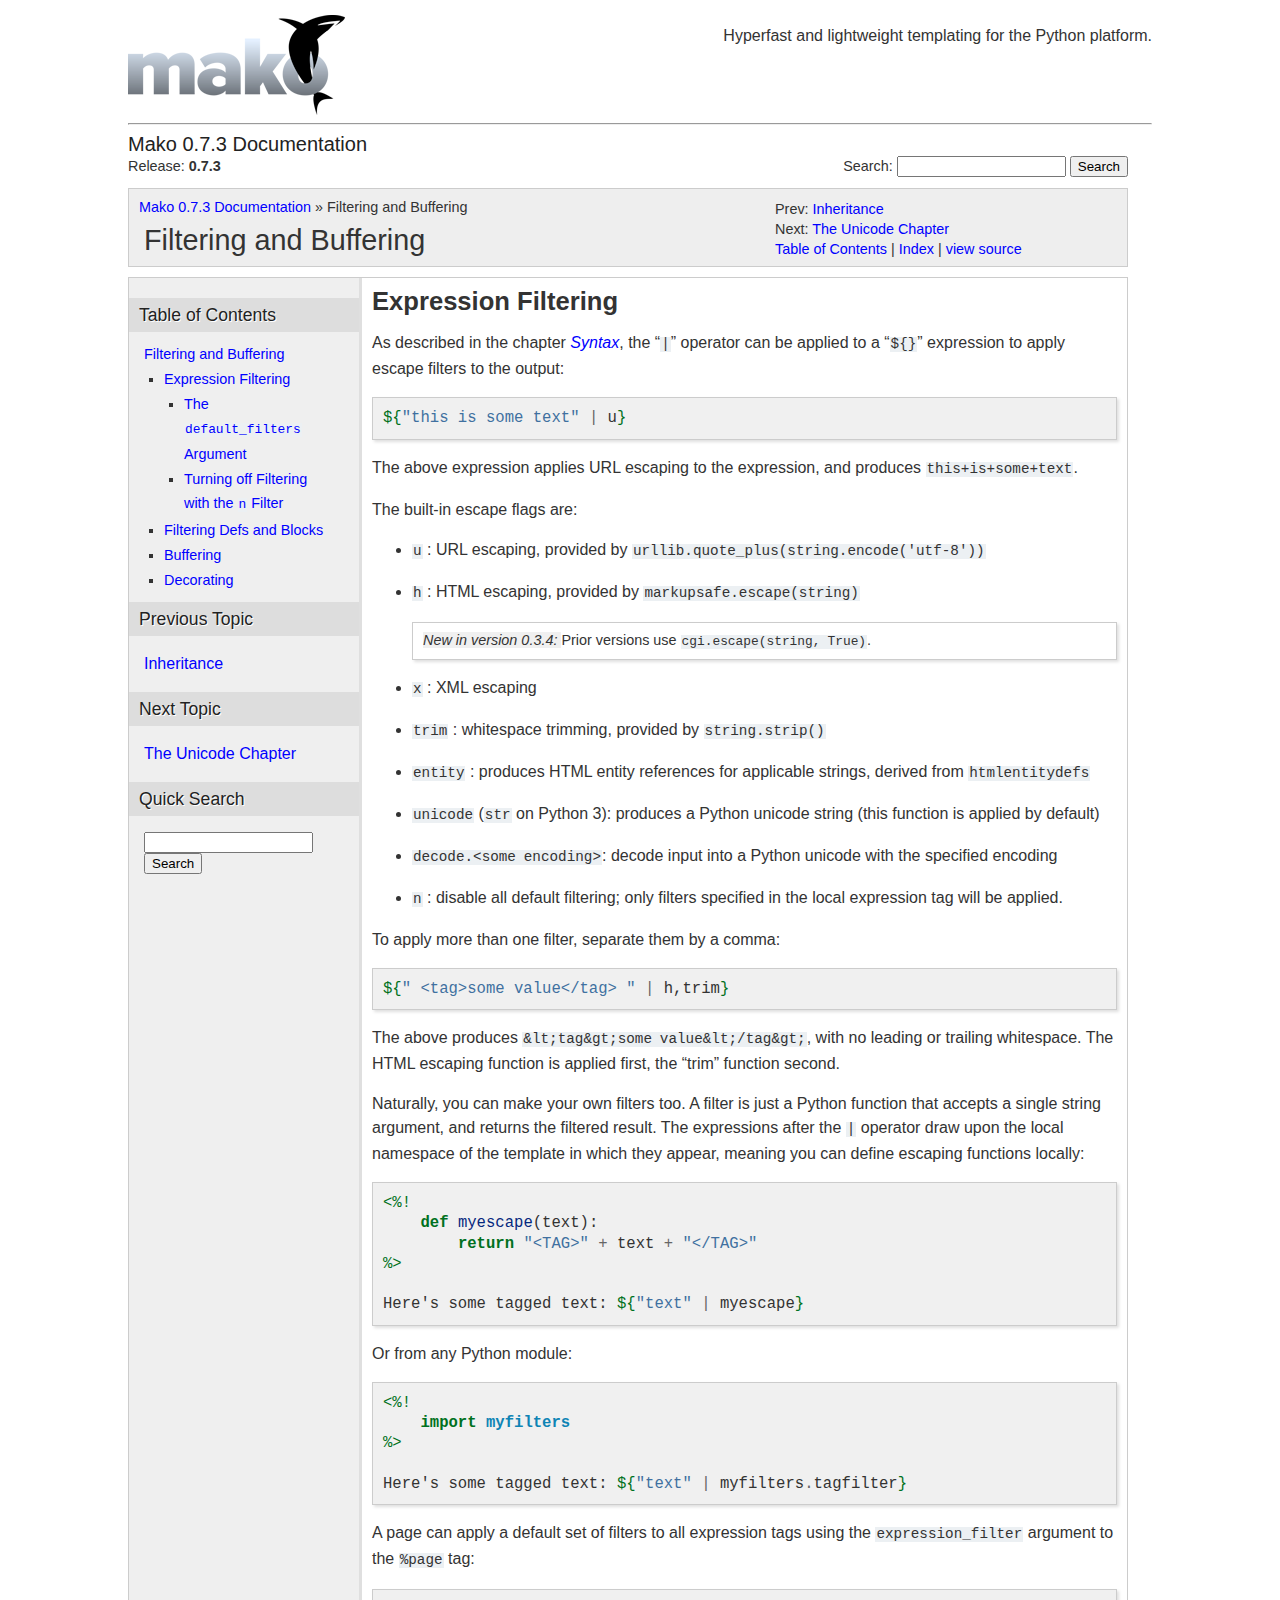
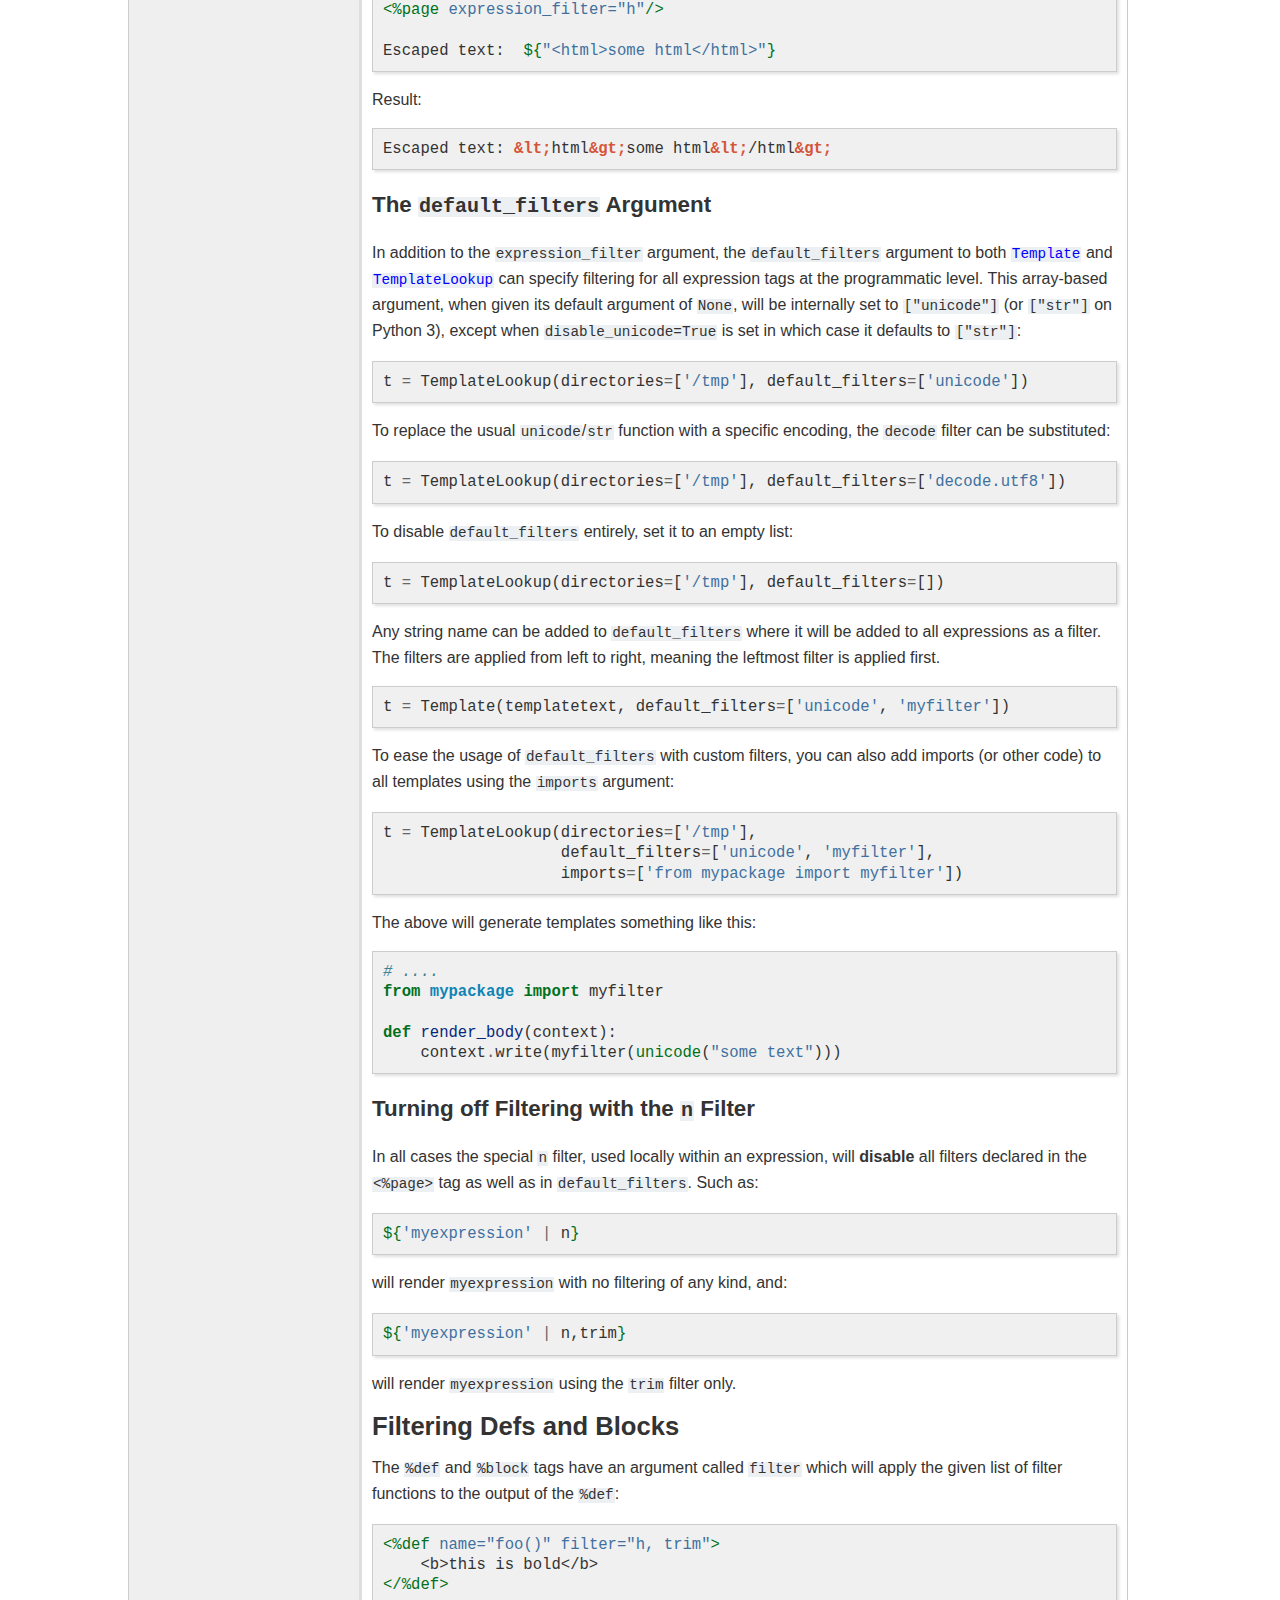
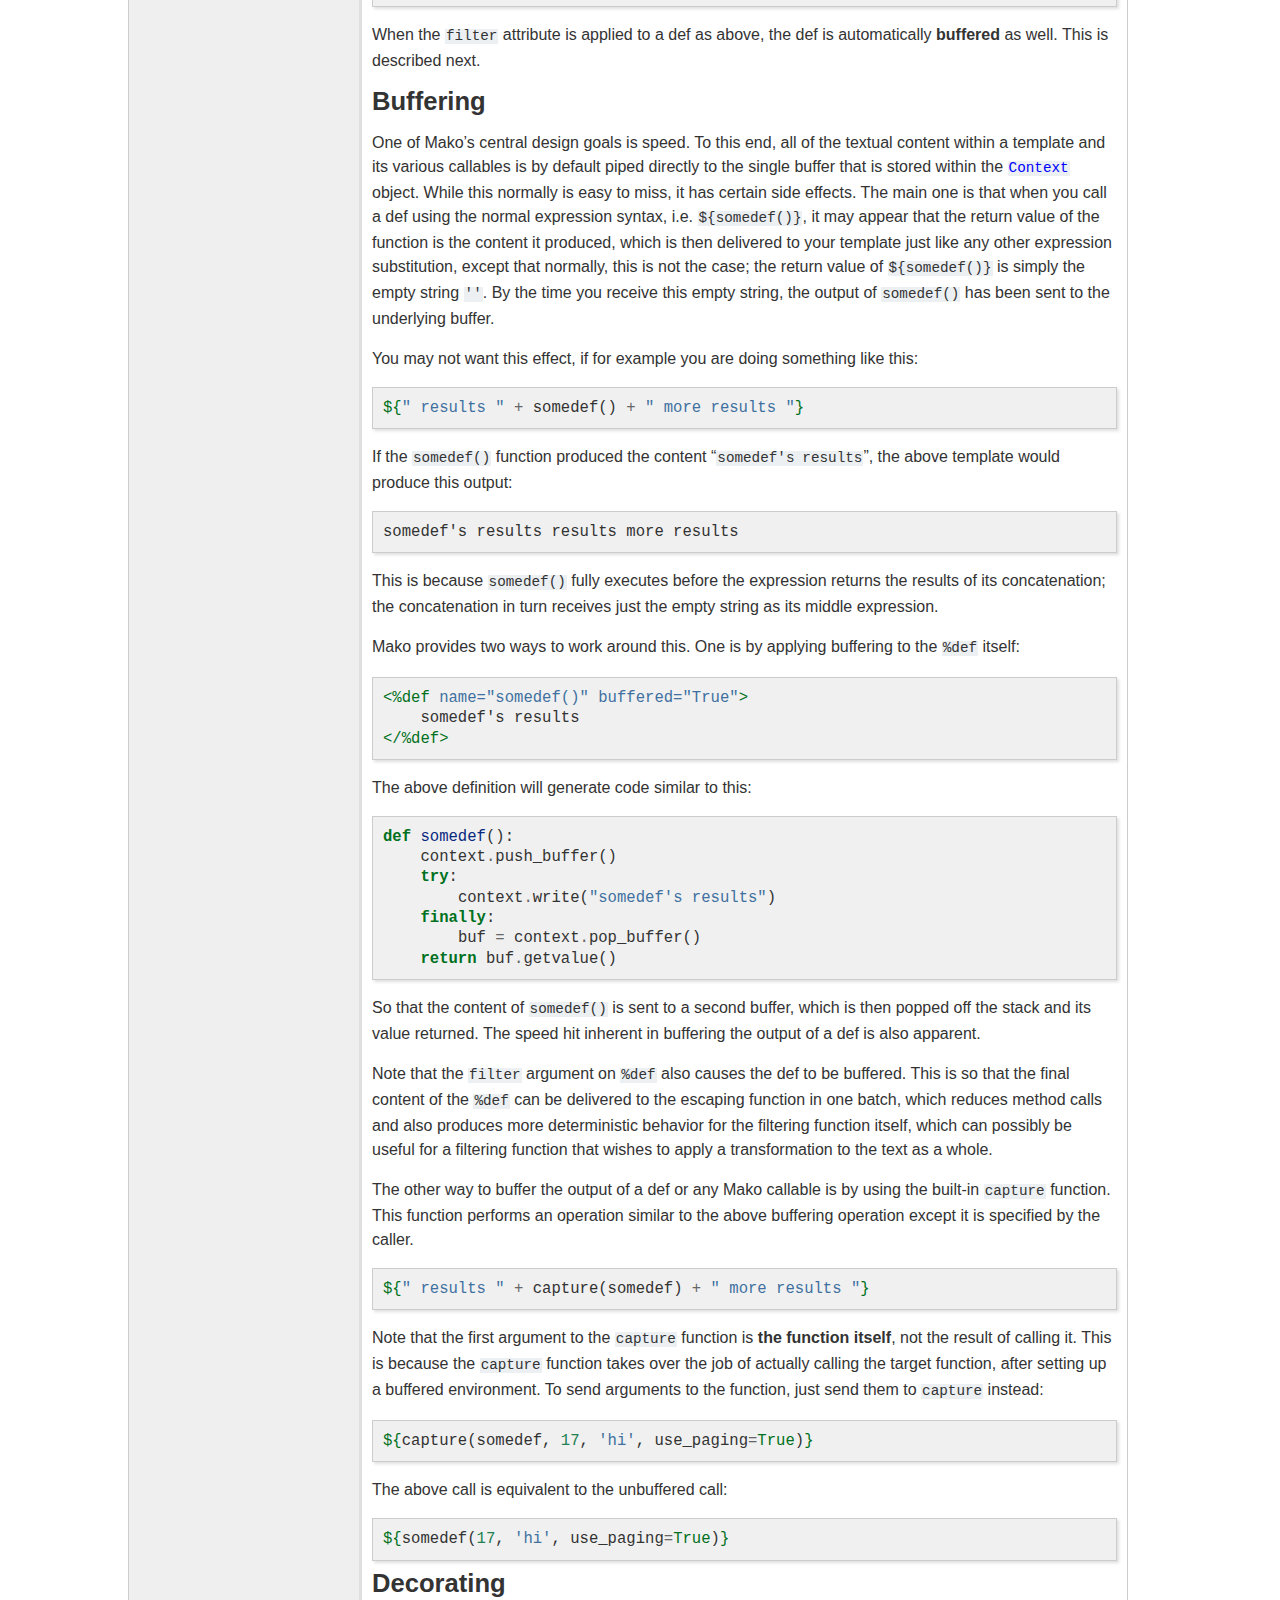
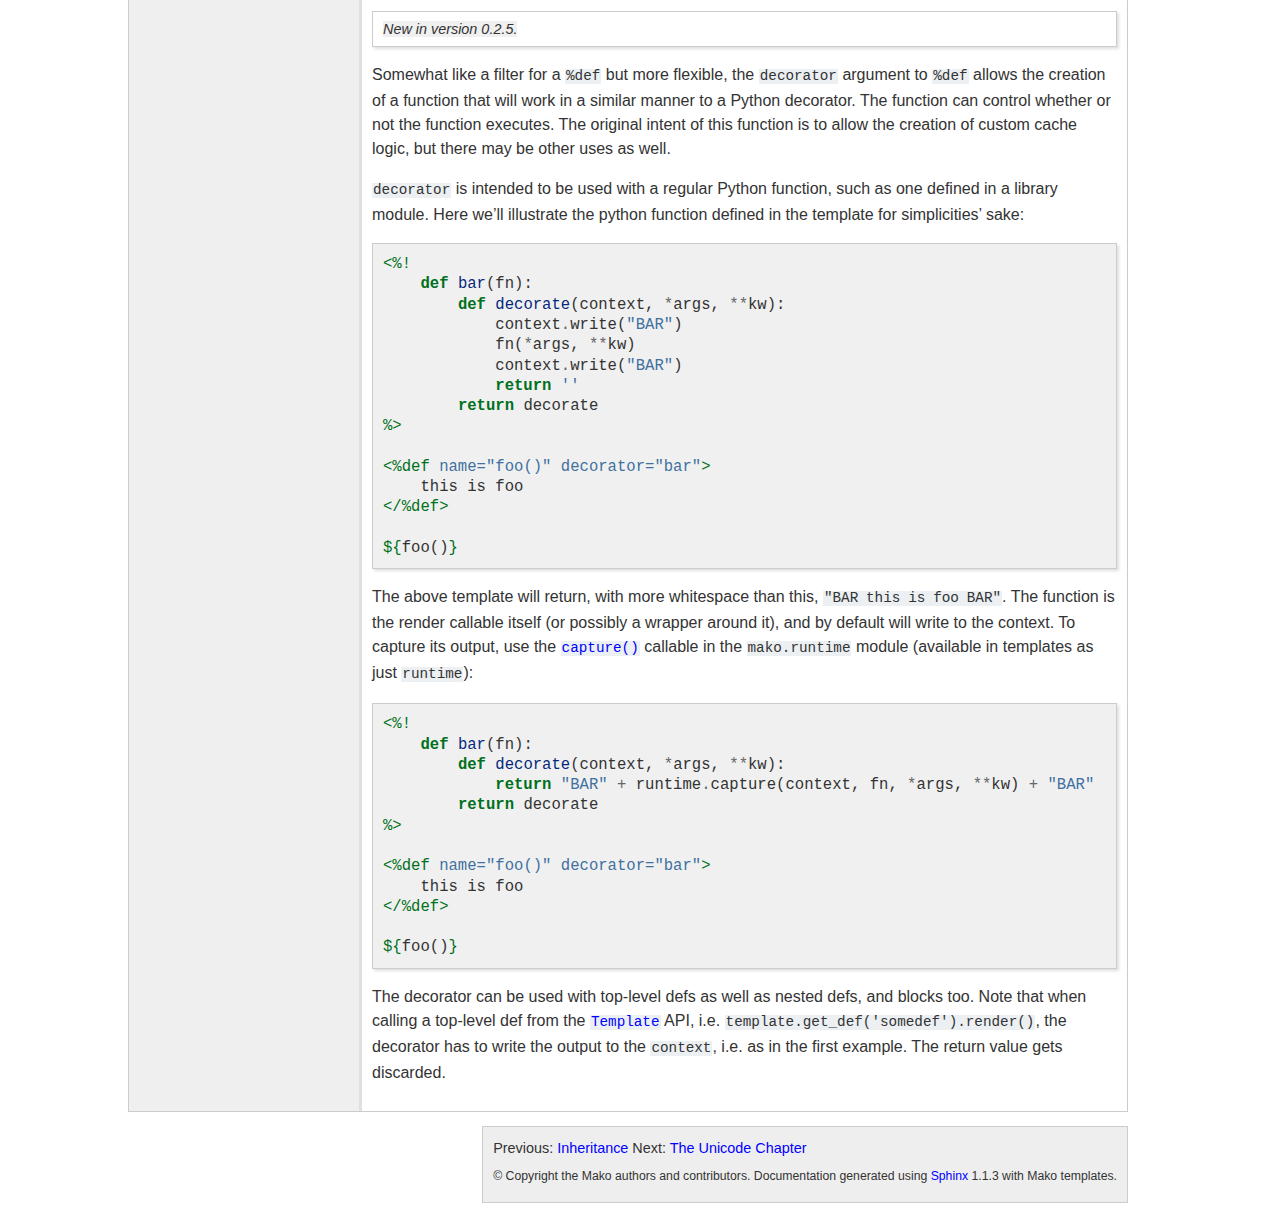
<file: Mako-0.7.3/doc/filtering.html>
<html xmlns="http://www.w3.org/1999/xhtml">
<meta http-equiv="Content-Type" content="text/html; charset=utf-8"/>
<link rel="shortcut icon" href="/favicon.ico" type="image/x-icon">
<head>
<title>
    
                Filtering and Buffering
             &mdash; 
    Mako 0.7.3 Documentation
</title>

    <link rel="stylesheet" href="_static/pygments.css" type="text/css" />
    <link rel="stylesheet" href="_static/docs.css" type="text/css" />

    <script type="text/javascript">
      var DOCUMENTATION_OPTIONS = {
          URL_ROOT:    '#',
          VERSION:     '0.7.3',
          COLLAPSE_MODINDEX: false,
          FILE_SUFFIX: '.html'
      };
    </script>
        <script type="text/javascript" src="_static/jquery.js"></script>
        <script type="text/javascript" src="_static/underscore.js"></script>
        <script type="text/javascript" src="_static/doctools.js"></script>
    <link rel="index" title="Index" href="genindex.html" />
    <link rel="search" title="Search" href="search.html" />
    <link rel="top" title="Mako 0.7.3 Documentation" href="index.html" />
        <link rel="next" title="The Unicode Chapter" href="unicode.html" />
        <link rel="prev" title="Inheritance" href="inheritance.html" />

<link rel="stylesheet" href="_static/site.css"></link>


</head>
<body>
    <div id="wrap">
    <div class="rightbar">


    <div class="slogan">
    Hyperfast and lightweight templating for the Python platform.
    </div>


    </div>

    <a href="http://www.makotemplates.org/"><img src="_static/makoLogo.png" /></a>

    <hr/>

    









<div id="docs-container">



<div id="docs-header">
    <h1>Mako 0.7.3 Documentation</h1>

    <div id="docs-search">
    Search:
    <form class="search" action="search.html" method="get">
      <input type="text" name="q" size="18" /> <input type="submit" value="Search" />
      <input type="hidden" name="check_keywords" value="yes" />
      <input type="hidden" name="area" value="default" />
    </form>
    </div>

    <div id="docs-version-header">
        Release: <span class="version-num">0.7.3</span>

    </div>

</div>

<div id="docs-top-navigation">
    <div id="docs-top-page-control" class="docs-navigation-links">
        <ul>
            <li>Prev:
            <a href="inheritance.html" title="previous chapter">Inheritance</a>
            </li>
            <li>Next:
            <a href="unicode.html" title="next chapter">The Unicode Chapter</a>
            </li>

        <li>
            <a href="index.html">Table of Contents</a> |
            <a href="genindex.html">Index</a>
            | <a href="_sources/filtering.txt">view source
        </li>
        </ul>
    </div>

    <div id="docs-navigation-banner">
        <a href="index.html">Mako 0.7.3 Documentation</a>
        » 
                Filtering and Buffering
             

        <h2>
            
                Filtering and Buffering
            
        </h2>
    </div>

</div>

<div id="docs-body-container">

    <div id="docs-sidebar">
    <h3><a href="index.html">Table of Contents</a></h3>
    <ul>
<li><a class="reference internal" href="#">Filtering and Buffering</a><ul>
<li><a class="reference internal" href="#expression-filtering">Expression Filtering</a><ul>
<li><a class="reference internal" href="#the-default-filters-argument">The <tt class="docutils literal"><span class="pre">default_filters</span></tt> Argument</a></li>
<li><a class="reference internal" href="#turning-off-filtering-with-the-n-filter">Turning off Filtering with the <tt class="docutils literal"><span class="pre">n</span></tt> Filter</a></li>
</ul>
</li>
<li><a class="reference internal" href="#filtering-defs-and-blocks">Filtering Defs and Blocks</a></li>
<li><a class="reference internal" href="#buffering">Buffering</a></li>
<li><a class="reference internal" href="#decorating">Decorating</a></li>
</ul>
</li>
</ul>


    <h4>Previous Topic</h4>
    <p>
    <a href="inheritance.html" title="previous chapter">Inheritance</a>
    </p>
    <h4>Next Topic</h4>
    <p>
    <a href="unicode.html" title="next chapter">The Unicode Chapter</a>
    </p>

    <h4>Quick Search</h4>
    <p>
    <form class="search" action="search.html" method="get">
      <input type="text" name="q" size="18" /> <input type="submit" value="Search" />
      <input type="hidden" name="check_keywords" value="yes" />
      <input type="hidden" name="area" value="default" />
    </form>
    </p>

    </div>

    <div id="docs-body" class="withsidebar" >
        
<div class="section" id="filtering-and-buffering">
<span id="filtering-toplevel"></span><h1>Filtering and Buffering<a class="headerlink" href="#filtering-and-buffering" title="Permalink to this headline">¶</a></h1>
<div class="section" id="expression-filtering">
<h2>Expression Filtering<a class="headerlink" href="#expression-filtering" title="Permalink to this headline">¶</a></h2>
<p>As described in the chapter <a class="reference internal" href="syntax.html"><em>Syntax</em></a>, the &#8220;<tt class="docutils literal"><span class="pre">|</span></tt>&#8221; operator can be
applied to a &#8220;<tt class="docutils literal"><span class="pre">${}</span></tt>&#8221; expression to apply escape filters to the
output:</p>
<div class="highlight-mako"><div class="highlight"><pre><span class="cp">${</span><span class="s">&quot;this is some text&quot;</span> <span class="o">|</span> <span class="n">u</span><span class="cp">}</span><span class="x"></span>
</pre></div>
</div>
<p>The above expression applies URL escaping to the expression, and
produces <tt class="docutils literal"><span class="pre">this+is+some+text</span></tt>.</p>
<p>The built-in escape flags are:</p>
<ul>
<li><p class="first"><tt class="docutils literal"><span class="pre">u</span></tt> : URL escaping, provided by
<tt class="docutils literal"><span class="pre">urllib.quote_plus(string.encode('utf-8'))</span></tt></p>
</li>
<li><p class="first"><tt class="docutils literal"><span class="pre">h</span></tt> : HTML escaping, provided by
<tt class="docutils literal"><span class="pre">markupsafe.escape(string)</span></tt></p>
<p class="versionadded">
<span class="versionmodified">New in version 0.3.4: </span>Prior versions use <tt class="docutils literal"><span class="pre">cgi.escape(string,</span> <span class="pre">True)</span></tt>.</p>
</li>
<li><p class="first"><tt class="docutils literal"><span class="pre">x</span></tt> : XML escaping</p>
</li>
<li><p class="first"><tt class="docutils literal"><span class="pre">trim</span></tt> : whitespace trimming, provided by <tt class="docutils literal"><span class="pre">string.strip()</span></tt></p>
</li>
<li><p class="first"><tt class="docutils literal"><span class="pre">entity</span></tt> : produces HTML entity references for applicable
strings, derived from <tt class="docutils literal"><span class="pre">htmlentitydefs</span></tt></p>
</li>
<li><p class="first"><tt class="docutils literal"><span class="pre">unicode</span></tt> (<tt class="docutils literal"><span class="pre">str</span></tt> on Python 3): produces a Python unicode
string (this function is applied by default)</p>
</li>
<li><p class="first"><tt class="docutils literal"><span class="pre">decode.&lt;some</span> <span class="pre">encoding&gt;</span></tt>: decode input into a Python
unicode with the specified encoding</p>
</li>
<li><p class="first"><tt class="docutils literal"><span class="pre">n</span></tt> : disable all default filtering; only filters specified
in the local expression tag will be applied.</p>
</li>
</ul>
<p>To apply more than one filter, separate them by a comma:</p>
<div class="highlight-mako"><div class="highlight"><pre><span class="cp">${</span><span class="s">&quot; &lt;tag&gt;some value&lt;/tag&gt; &quot;</span> <span class="o">|</span> <span class="n">h</span><span class="p">,</span><span class="n">trim</span><span class="cp">}</span><span class="x"></span>
</pre></div>
</div>
<p>The above produces <tt class="docutils literal"><span class="pre">&amp;lt;tag&amp;gt;some</span> <span class="pre">value&amp;lt;/tag&amp;gt;</span></tt>, with
no leading or trailing whitespace. The HTML escaping function is
applied first, the &#8220;trim&#8221; function second.</p>
<p>Naturally, you can make your own filters too. A filter is just a
Python function that accepts a single string argument, and
returns the filtered result. The expressions after the <tt class="docutils literal"><span class="pre">|</span></tt>
operator draw upon the local namespace of the template in which
they appear, meaning you can define escaping functions locally:</p>
<div class="highlight-mako"><div class="highlight"><pre><span class="cp">&lt;%!</span>
    <span class="k">def</span> <span class="nf">myescape</span><span class="p">(</span><span class="n">text</span><span class="p">):</span>
        <span class="k">return</span> <span class="s">&quot;&lt;TAG&gt;&quot;</span> <span class="o">+</span> <span class="n">text</span> <span class="o">+</span> <span class="s">&quot;&lt;/TAG&gt;&quot;</span>
<span class="cp">%&gt;</span><span class="x"></span>

<span class="x">Here&#39;s some tagged text: </span><span class="cp">${</span><span class="s">&quot;text&quot;</span> <span class="o">|</span> <span class="n">myescape</span><span class="cp">}</span><span class="x"></span>
</pre></div>
</div>
<p>Or from any Python module:</p>
<div class="highlight-mako"><div class="highlight"><pre><span class="cp">&lt;%!</span>
    <span class="kn">import</span> <span class="nn">myfilters</span>
<span class="cp">%&gt;</span><span class="x"></span>

<span class="x">Here&#39;s some tagged text: </span><span class="cp">${</span><span class="s">&quot;text&quot;</span> <span class="o">|</span> <span class="n">myfilters</span><span class="o">.</span><span class="n">tagfilter</span><span class="cp">}</span><span class="x"></span>
</pre></div>
</div>
<p>A page can apply a default set of filters to all expression tags
using the <tt class="docutils literal"><span class="pre">expression_filter</span></tt> argument to the <tt class="docutils literal"><span class="pre">%page</span></tt> tag:</p>
<div class="highlight-mako"><div class="highlight"><pre><span class="cp">&lt;%</span><span class="nb">page</span> <span class="na">expression_filter=</span><span class="s">&quot;h&quot;</span><span class="cp">/&gt;</span><span class="x"></span>

<span class="x">Escaped text:  </span><span class="cp">${</span><span class="s">&quot;&lt;html&gt;some html&lt;/html&gt;&quot;</span><span class="cp">}</span><span class="x"></span>
</pre></div>
</div>
<p>Result:</p>
<div class="highlight-html"><div class="highlight"><pre>Escaped text: <span class="ni">&amp;lt;</span>html<span class="ni">&amp;gt;</span>some html<span class="ni">&amp;lt;</span>/html<span class="ni">&amp;gt;</span>
</pre></div>
</div>
<div class="section" id="the-default-filters-argument">
<span id="filtering-default-filters"></span><h3>The <tt class="docutils literal"><span class="pre">default_filters</span></tt> Argument<a class="headerlink" href="#the-default-filters-argument" title="Permalink to this headline">¶</a></h3>
<p>In addition to the <tt class="docutils literal"><span class="pre">expression_filter</span></tt> argument, the
<tt class="docutils literal"><span class="pre">default_filters</span></tt> argument to both <a class="reference internal" href="usage.html#mako.template.Template" title="mako.template.Template"><tt class="xref py py-class docutils literal"><span class="pre">Template</span></tt></a> and
<a class="reference internal" href="usage.html#mako.lookup.TemplateLookup" title="mako.lookup.TemplateLookup"><tt class="xref py py-class docutils literal"><span class="pre">TemplateLookup</span></tt></a> can specify filtering for all expression tags
at the programmatic level. This array-based argument, when given
its default argument of <tt class="docutils literal"><span class="pre">None</span></tt>, will be internally set to
<tt class="docutils literal"><span class="pre">[&quot;unicode&quot;]</span></tt> (or <tt class="docutils literal"><span class="pre">[&quot;str&quot;]</span></tt> on Python 3), except when
<tt class="docutils literal"><span class="pre">disable_unicode=True</span></tt> is set in which case it defaults to
<tt class="docutils literal"><span class="pre">[&quot;str&quot;]</span></tt>:</p>
<div class="highlight-python"><div class="highlight"><pre><span class="n">t</span> <span class="o">=</span> <span class="n">TemplateLookup</span><span class="p">(</span><span class="n">directories</span><span class="o">=</span><span class="p">[</span><span class="s">&#39;/tmp&#39;</span><span class="p">],</span> <span class="n">default_filters</span><span class="o">=</span><span class="p">[</span><span class="s">&#39;unicode&#39;</span><span class="p">])</span>
</pre></div>
</div>
<p>To replace the usual <tt class="docutils literal"><span class="pre">unicode</span></tt>/<tt class="docutils literal"><span class="pre">str</span></tt> function with a
specific encoding, the <tt class="docutils literal"><span class="pre">decode</span></tt> filter can be substituted:</p>
<div class="highlight-python"><div class="highlight"><pre><span class="n">t</span> <span class="o">=</span> <span class="n">TemplateLookup</span><span class="p">(</span><span class="n">directories</span><span class="o">=</span><span class="p">[</span><span class="s">&#39;/tmp&#39;</span><span class="p">],</span> <span class="n">default_filters</span><span class="o">=</span><span class="p">[</span><span class="s">&#39;decode.utf8&#39;</span><span class="p">])</span>
</pre></div>
</div>
<p>To disable <tt class="docutils literal"><span class="pre">default_filters</span></tt> entirely, set it to an empty
list:</p>
<div class="highlight-python"><div class="highlight"><pre><span class="n">t</span> <span class="o">=</span> <span class="n">TemplateLookup</span><span class="p">(</span><span class="n">directories</span><span class="o">=</span><span class="p">[</span><span class="s">&#39;/tmp&#39;</span><span class="p">],</span> <span class="n">default_filters</span><span class="o">=</span><span class="p">[])</span>
</pre></div>
</div>
<p>Any string name can be added to <tt class="docutils literal"><span class="pre">default_filters</span></tt> where it
will be added to all expressions as a filter. The filters are
applied from left to right, meaning the leftmost filter is
applied first.</p>
<div class="highlight-python"><div class="highlight"><pre><span class="n">t</span> <span class="o">=</span> <span class="n">Template</span><span class="p">(</span><span class="n">templatetext</span><span class="p">,</span> <span class="n">default_filters</span><span class="o">=</span><span class="p">[</span><span class="s">&#39;unicode&#39;</span><span class="p">,</span> <span class="s">&#39;myfilter&#39;</span><span class="p">])</span>
</pre></div>
</div>
<p>To ease the usage of <tt class="docutils literal"><span class="pre">default_filters</span></tt> with custom filters,
you can also add imports (or other code) to all templates using
the <tt class="docutils literal"><span class="pre">imports</span></tt> argument:</p>
<div class="highlight-python"><div class="highlight"><pre><span class="n">t</span> <span class="o">=</span> <span class="n">TemplateLookup</span><span class="p">(</span><span class="n">directories</span><span class="o">=</span><span class="p">[</span><span class="s">&#39;/tmp&#39;</span><span class="p">],</span>
                   <span class="n">default_filters</span><span class="o">=</span><span class="p">[</span><span class="s">&#39;unicode&#39;</span><span class="p">,</span> <span class="s">&#39;myfilter&#39;</span><span class="p">],</span>
                   <span class="n">imports</span><span class="o">=</span><span class="p">[</span><span class="s">&#39;from mypackage import myfilter&#39;</span><span class="p">])</span>
</pre></div>
</div>
<p>The above will generate templates something like this:</p>
<div class="highlight-python"><div class="highlight"><pre><span class="c"># ....</span>
<span class="kn">from</span> <span class="nn">mypackage</span> <span class="kn">import</span> <span class="n">myfilter</span>

<span class="k">def</span> <span class="nf">render_body</span><span class="p">(</span><span class="n">context</span><span class="p">):</span>
    <span class="n">context</span><span class="o">.</span><span class="n">write</span><span class="p">(</span><span class="n">myfilter</span><span class="p">(</span><span class="nb">unicode</span><span class="p">(</span><span class="s">&quot;some text&quot;</span><span class="p">)))</span>
</pre></div>
</div>
</div>
<div class="section" id="turning-off-filtering-with-the-n-filter">
<h3>Turning off Filtering with the <tt class="docutils literal"><span class="pre">n</span></tt> Filter<a class="headerlink" href="#turning-off-filtering-with-the-n-filter" title="Permalink to this headline">¶</a></h3>
<p>In all cases the special <tt class="docutils literal"><span class="pre">n</span></tt> filter, used locally within an
expression, will <strong>disable</strong> all filters declared in the
<tt class="docutils literal"><span class="pre">&lt;%page&gt;</span></tt> tag as well as in <tt class="docutils literal"><span class="pre">default_filters</span></tt>. Such as:</p>
<div class="highlight-mako"><div class="highlight"><pre><span class="cp">${</span><span class="s">&#39;myexpression&#39;</span> <span class="o">|</span> <span class="n">n</span><span class="cp">}</span><span class="x"></span>
</pre></div>
</div>
<p>will render <tt class="docutils literal"><span class="pre">myexpression</span></tt> with no filtering of any kind, and:</p>
<div class="highlight-mako"><div class="highlight"><pre><span class="cp">${</span><span class="s">&#39;myexpression&#39;</span> <span class="o">|</span> <span class="n">n</span><span class="p">,</span><span class="n">trim</span><span class="cp">}</span><span class="x"></span>
</pre></div>
</div>
<p>will render <tt class="docutils literal"><span class="pre">myexpression</span></tt> using the <tt class="docutils literal"><span class="pre">trim</span></tt> filter only.</p>
</div>
</div>
<div class="section" id="filtering-defs-and-blocks">
<h2>Filtering Defs and Blocks<a class="headerlink" href="#filtering-defs-and-blocks" title="Permalink to this headline">¶</a></h2>
<p>The <tt class="docutils literal"><span class="pre">%def</span></tt> and <tt class="docutils literal"><span class="pre">%block</span></tt> tags have an argument called <tt class="docutils literal"><span class="pre">filter</span></tt> which will apply the
given list of filter functions to the output of the <tt class="docutils literal"><span class="pre">%def</span></tt>:</p>
<div class="highlight-mako"><div class="highlight"><pre><span class="cp">&lt;%</span><span class="nb">def</span> <span class="na">name=</span><span class="s">&quot;foo()&quot;</span> <span class="na">filter=</span><span class="s">&quot;h, trim&quot;</span><span class="cp">&gt;</span><span class="x"></span>
<span class="x">    &lt;b&gt;this is bold&lt;/b&gt;</span>
<span class="cp">&lt;/%</span><span class="nb">def</span><span class="cp">&gt;</span><span class="x"></span>
</pre></div>
</div>
<p>When the <tt class="docutils literal"><span class="pre">filter</span></tt> attribute is applied to a def as above, the def
is automatically <strong>buffered</strong> as well. This is described next.</p>
</div>
<div class="section" id="buffering">
<h2>Buffering<a class="headerlink" href="#buffering" title="Permalink to this headline">¶</a></h2>
<p>One of Mako&#8217;s central design goals is speed. To this end, all of
the textual content within a template and its various callables
is by default piped directly to the single buffer that is stored
within the <a class="reference internal" href="runtime.html#mako.runtime.Context" title="mako.runtime.Context"><tt class="xref py py-class docutils literal"><span class="pre">Context</span></tt></a> object. While this normally is easy to
miss, it has certain side effects. The main one is that when you
call a def using the normal expression syntax, i.e.
<tt class="docutils literal"><span class="pre">${somedef()}</span></tt>, it may appear that the return value of the
function is the content it produced, which is then delivered to
your template just like any other expression substitution,
except that normally, this is not the case; the return value of
<tt class="docutils literal"><span class="pre">${somedef()}</span></tt> is simply the empty string <tt class="docutils literal"><span class="pre">''</span></tt>. By the time
you receive this empty string, the output of <tt class="docutils literal"><span class="pre">somedef()</span></tt> has
been sent to the underlying buffer.</p>
<p>You may not want this effect, if for example you are doing
something like this:</p>
<div class="highlight-mako"><div class="highlight"><pre><span class="cp">${</span><span class="s">&quot; results &quot;</span> <span class="o">+</span> <span class="n">somedef</span><span class="p">()</span> <span class="o">+</span> <span class="s">&quot; more results &quot;</span><span class="cp">}</span><span class="x"></span>
</pre></div>
</div>
<p>If the <tt class="docutils literal"><span class="pre">somedef()</span></tt> function produced the content &#8220;<tt class="docutils literal"><span class="pre">somedef's</span>
<span class="pre">results</span></tt>&#8221;, the above template would produce this output:</p>
<div class="highlight-html"><div class="highlight"><pre>somedef&#39;s results results more results
</pre></div>
</div>
<p>This is because <tt class="docutils literal"><span class="pre">somedef()</span></tt> fully executes before the
expression returns the results of its concatenation; the
concatenation in turn receives just the empty string as its
middle expression.</p>
<p>Mako provides two ways to work around this. One is by applying
buffering to the <tt class="docutils literal"><span class="pre">%def</span></tt> itself:</p>
<div class="highlight-mako"><div class="highlight"><pre><span class="cp">&lt;%</span><span class="nb">def</span> <span class="na">name=</span><span class="s">&quot;somedef()&quot;</span> <span class="na">buffered=</span><span class="s">&quot;True&quot;</span><span class="cp">&gt;</span><span class="x"></span>
<span class="x">    somedef&#39;s results</span>
<span class="cp">&lt;/%</span><span class="nb">def</span><span class="cp">&gt;</span><span class="x"></span>
</pre></div>
</div>
<p>The above definition will generate code similar to this:</p>
<div class="highlight-python"><div class="highlight"><pre><span class="k">def</span> <span class="nf">somedef</span><span class="p">():</span>
    <span class="n">context</span><span class="o">.</span><span class="n">push_buffer</span><span class="p">()</span>
    <span class="k">try</span><span class="p">:</span>
        <span class="n">context</span><span class="o">.</span><span class="n">write</span><span class="p">(</span><span class="s">&quot;somedef&#39;s results&quot;</span><span class="p">)</span>
    <span class="k">finally</span><span class="p">:</span>
        <span class="n">buf</span> <span class="o">=</span> <span class="n">context</span><span class="o">.</span><span class="n">pop_buffer</span><span class="p">()</span>
    <span class="k">return</span> <span class="n">buf</span><span class="o">.</span><span class="n">getvalue</span><span class="p">()</span>
</pre></div>
</div>
<p>So that the content of <tt class="docutils literal"><span class="pre">somedef()</span></tt> is sent to a second buffer,
which is then popped off the stack and its value returned. The
speed hit inherent in buffering the output of a def is also
apparent.</p>
<p>Note that the <tt class="docutils literal"><span class="pre">filter</span></tt> argument on <tt class="docutils literal"><span class="pre">%def</span></tt> also causes the def to
be buffered. This is so that the final content of the <tt class="docutils literal"><span class="pre">%def</span></tt> can
be delivered to the escaping function in one batch, which
reduces method calls and also produces more deterministic
behavior for the filtering function itself, which can possibly
be useful for a filtering function that wishes to apply a
transformation to the text as a whole.</p>
<p>The other way to buffer the output of a def or any Mako callable
is by using the built-in <tt class="docutils literal"><span class="pre">capture</span></tt> function. This function
performs an operation similar to the above buffering operation
except it is specified by the caller.</p>
<div class="highlight-mako"><div class="highlight"><pre><span class="cp">${</span><span class="s">&quot; results &quot;</span> <span class="o">+</span> <span class="n">capture</span><span class="p">(</span><span class="n">somedef</span><span class="p">)</span> <span class="o">+</span> <span class="s">&quot; more results &quot;</span><span class="cp">}</span><span class="x"></span>
</pre></div>
</div>
<p>Note that the first argument to the <tt class="docutils literal"><span class="pre">capture</span></tt> function is
<strong>the function itself</strong>, not the result of calling it. This is
because the <tt class="docutils literal"><span class="pre">capture</span></tt> function takes over the job of actually
calling the target function, after setting up a buffered
environment. To send arguments to the function, just send them
to <tt class="docutils literal"><span class="pre">capture</span></tt> instead:</p>
<div class="highlight-mako"><div class="highlight"><pre><span class="cp">${</span><span class="n">capture</span><span class="p">(</span><span class="n">somedef</span><span class="p">,</span> <span class="mi">17</span><span class="p">,</span> <span class="s">&#39;hi&#39;</span><span class="p">,</span> <span class="n">use_paging</span><span class="o">=</span><span class="bp">True</span><span class="p">)</span><span class="cp">}</span><span class="x"></span>
</pre></div>
</div>
<p>The above call is equivalent to the unbuffered call:</p>
<div class="highlight-mako"><div class="highlight"><pre><span class="cp">${</span><span class="n">somedef</span><span class="p">(</span><span class="mi">17</span><span class="p">,</span> <span class="s">&#39;hi&#39;</span><span class="p">,</span> <span class="n">use_paging</span><span class="o">=</span><span class="bp">True</span><span class="p">)</span><span class="cp">}</span><span class="x"></span>
</pre></div>
</div>
</div>
<div class="section" id="decorating">
<h2>Decorating<a class="headerlink" href="#decorating" title="Permalink to this headline">¶</a></h2>
<p class="versionadded">
<span class="versionmodified">New in version 0.2.5.</span></p>
<p>Somewhat like a filter for a <tt class="docutils literal"><span class="pre">%def</span></tt> but more flexible, the <tt class="docutils literal"><span class="pre">decorator</span></tt>
argument to <tt class="docutils literal"><span class="pre">%def</span></tt> allows the creation of a function that will
work in a similar manner to a Python decorator. The function can
control whether or not the function executes. The original
intent of this function is to allow the creation of custom cache
logic, but there may be other uses as well.</p>
<p><tt class="docutils literal"><span class="pre">decorator</span></tt> is intended to be used with a regular Python
function, such as one defined in a library module. Here we&#8217;ll
illustrate the python function defined in the template for
simplicities&#8217; sake:</p>
<div class="highlight-mako"><div class="highlight"><pre><span class="cp">&lt;%!</span>
    <span class="k">def</span> <span class="nf">bar</span><span class="p">(</span><span class="n">fn</span><span class="p">):</span>
        <span class="k">def</span> <span class="nf">decorate</span><span class="p">(</span><span class="n">context</span><span class="p">,</span> <span class="o">*</span><span class="n">args</span><span class="p">,</span> <span class="o">**</span><span class="n">kw</span><span class="p">):</span>
            <span class="n">context</span><span class="o">.</span><span class="n">write</span><span class="p">(</span><span class="s">&quot;BAR&quot;</span><span class="p">)</span>
            <span class="n">fn</span><span class="p">(</span><span class="o">*</span><span class="n">args</span><span class="p">,</span> <span class="o">**</span><span class="n">kw</span><span class="p">)</span>
            <span class="n">context</span><span class="o">.</span><span class="n">write</span><span class="p">(</span><span class="s">&quot;BAR&quot;</span><span class="p">)</span>
            <span class="k">return</span> <span class="s">&#39;&#39;</span>
        <span class="k">return</span> <span class="n">decorate</span>
<span class="cp">%&gt;</span><span class="x"></span>

<span class="cp">&lt;%</span><span class="nb">def</span> <span class="na">name=</span><span class="s">&quot;foo()&quot;</span> <span class="na">decorator=</span><span class="s">&quot;bar&quot;</span><span class="cp">&gt;</span><span class="x"></span>
<span class="x">    this is foo</span>
<span class="cp">&lt;/%</span><span class="nb">def</span><span class="cp">&gt;</span><span class="x"></span>

<span class="cp">${</span><span class="n">foo</span><span class="p">()</span><span class="cp">}</span><span class="x"></span>
</pre></div>
</div>
<p>The above template will return, with more whitespace than this,
<tt class="docutils literal"><span class="pre">&quot;BAR</span> <span class="pre">this</span> <span class="pre">is</span> <span class="pre">foo</span> <span class="pre">BAR&quot;</span></tt>. The function is the render callable
itself (or possibly a wrapper around it), and by default will
write to the context. To capture its output, use the <a class="reference internal" href="namespaces.html#mako.runtime.capture" title="mako.runtime.capture"><tt class="xref py py-func docutils literal"><span class="pre">capture()</span></tt></a>
callable in the <tt class="docutils literal"><span class="pre">mako.runtime</span></tt> module (available in templates
as just <tt class="docutils literal"><span class="pre">runtime</span></tt>):</p>
<div class="highlight-mako"><div class="highlight"><pre><span class="cp">&lt;%!</span>
    <span class="k">def</span> <span class="nf">bar</span><span class="p">(</span><span class="n">fn</span><span class="p">):</span>
        <span class="k">def</span> <span class="nf">decorate</span><span class="p">(</span><span class="n">context</span><span class="p">,</span> <span class="o">*</span><span class="n">args</span><span class="p">,</span> <span class="o">**</span><span class="n">kw</span><span class="p">):</span>
            <span class="k">return</span> <span class="s">&quot;BAR&quot;</span> <span class="o">+</span> <span class="n">runtime</span><span class="o">.</span><span class="n">capture</span><span class="p">(</span><span class="n">context</span><span class="p">,</span> <span class="n">fn</span><span class="p">,</span> <span class="o">*</span><span class="n">args</span><span class="p">,</span> <span class="o">**</span><span class="n">kw</span><span class="p">)</span> <span class="o">+</span> <span class="s">&quot;BAR&quot;</span>
        <span class="k">return</span> <span class="n">decorate</span>
<span class="cp">%&gt;</span><span class="x"></span>

<span class="cp">&lt;%</span><span class="nb">def</span> <span class="na">name=</span><span class="s">&quot;foo()&quot;</span> <span class="na">decorator=</span><span class="s">&quot;bar&quot;</span><span class="cp">&gt;</span><span class="x"></span>
<span class="x">    this is foo</span>
<span class="cp">&lt;/%</span><span class="nb">def</span><span class="cp">&gt;</span><span class="x"></span>

<span class="cp">${</span><span class="n">foo</span><span class="p">()</span><span class="cp">}</span><span class="x"></span>
</pre></div>
</div>
<p>The decorator can be used with top-level defs as well as nested
defs, and blocks too. Note that when calling a top-level def from the
<a class="reference internal" href="usage.html#mako.template.Template" title="mako.template.Template"><tt class="xref py py-class docutils literal"><span class="pre">Template</span></tt></a> API, i.e. <tt class="docutils literal"><span class="pre">template.get_def('somedef').render()</span></tt>,
the decorator has to write the output to the <tt class="docutils literal"><span class="pre">context</span></tt>, i.e.
as in the first example. The return value gets discarded.</p>
</div>
</div>

    </div>

</div>

<div id="docs-bottom-navigation" class="docs-navigation-links">
        Previous:
        <a href="inheritance.html" title="previous chapter">Inheritance</a>
        Next:
        <a href="unicode.html" title="next chapter">The Unicode Chapter</a>

    <div id="docs-copyright">
        &copy; Copyright the Mako authors and contributors.
        Documentation generated using <a href="http://sphinx.pocoo.org/">Sphinx</a> 1.1.3 
        with Mako templates.
    </div>
</div>

</div>

<div class="clearfix">

<hr/>

<div class="copyright">Website content copyright &copy; by Michael Bayer.
    All rights reserved.  Mako and its documentation are licensed
    under the MIT license.  mike(&)zzzcomputing.com</div>

</div>
</div>
</body>
</html>
</file>
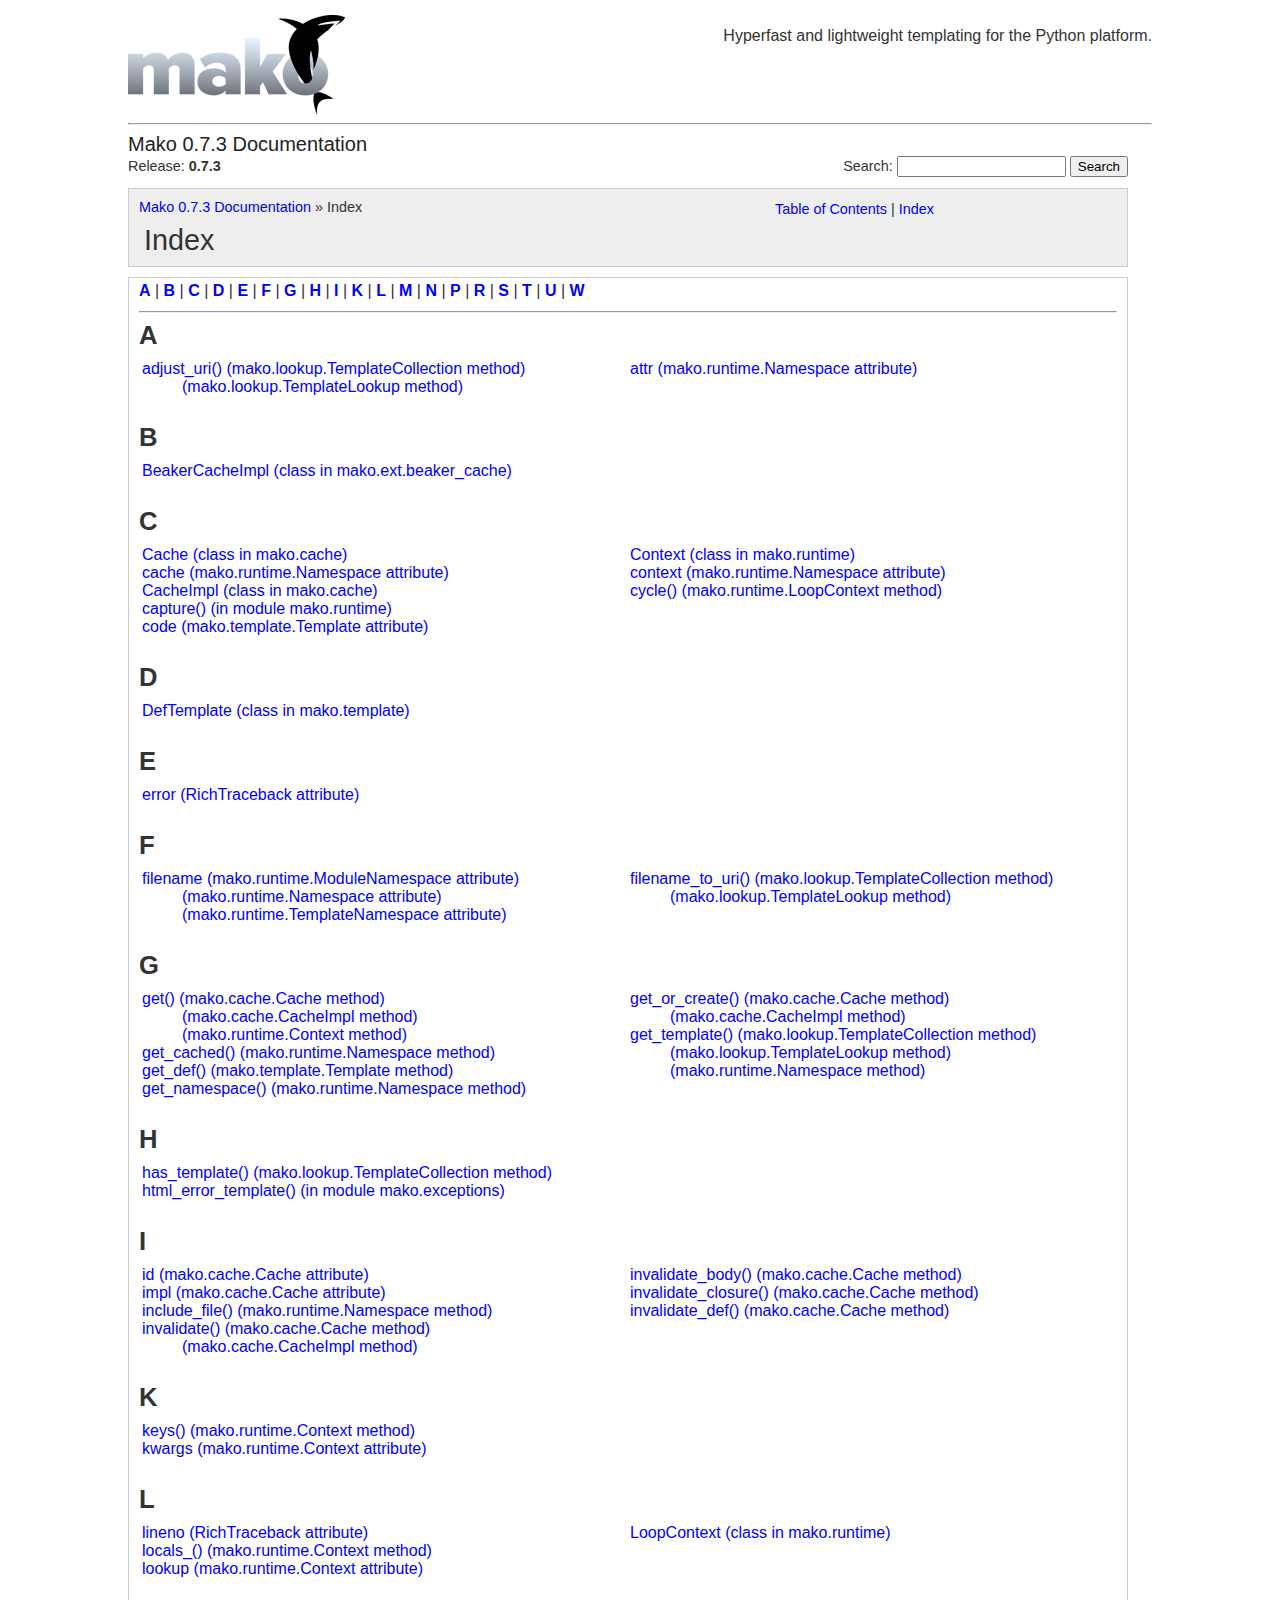
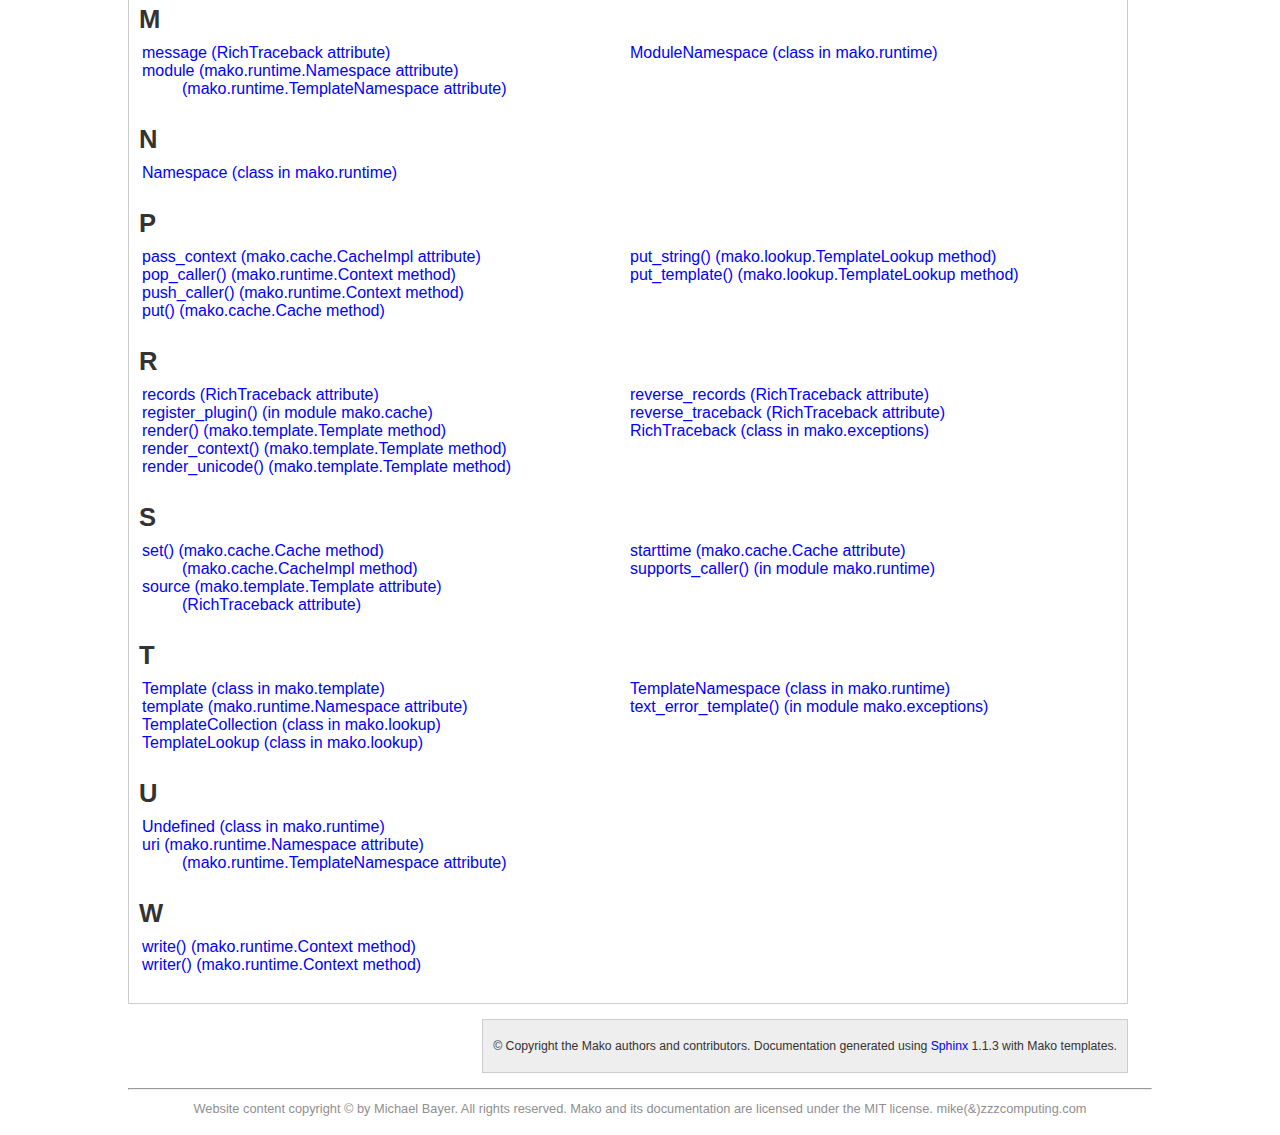
<file: Mako-0.7.3/doc/genindex.html>
<html xmlns="http://www.w3.org/1999/xhtml">
<meta http-equiv="Content-Type" content="text/html; charset=utf-8"/>
<link rel="shortcut icon" href="/favicon.ico" type="image/x-icon">
<head>
<title>
    
    Index
 &mdash; 
    Mako 0.7.3 Documentation
</title>

    <link rel="stylesheet" href="_static/pygments.css" type="text/css" />
    <link rel="stylesheet" href="_static/docs.css" type="text/css" />

    <script type="text/javascript">
      var DOCUMENTATION_OPTIONS = {
          URL_ROOT:    '#',
          VERSION:     '0.7.3',
          COLLAPSE_MODINDEX: false,
          FILE_SUFFIX: '.html'
      };
    </script>
        <script type="text/javascript" src="_static/jquery.js"></script>
        <script type="text/javascript" src="_static/underscore.js"></script>
        <script type="text/javascript" src="_static/doctools.js"></script>
    <link rel="index" title="Index" href="#" />
    <link rel="search" title="Search" href="search.html" />
    <link rel="top" title="Mako 0.7.3 Documentation" href="index.html" />

<link rel="stylesheet" href="_static/site.css"></link>


</head>
<body>
    <div id="wrap">
    <div class="rightbar">


    <div class="slogan">
    Hyperfast and lightweight templating for the Python platform.
    </div>


    </div>

    <a href="http://www.makotemplates.org/"><img src="_static/makoLogo.png" /></a>

    <hr/>

    









<div id="docs-container">



<div id="docs-header">
    <h1>Mako 0.7.3 Documentation</h1>

    <div id="docs-search">
    Search:
    <form class="search" action="search.html" method="get">
      <input type="text" name="q" size="18" /> <input type="submit" value="Search" />
      <input type="hidden" name="check_keywords" value="yes" />
      <input type="hidden" name="area" value="default" />
    </form>
    </div>

    <div id="docs-version-header">
        Release: <span class="version-num">0.7.3</span>

    </div>

</div>

<div id="docs-top-navigation">
    <div id="docs-top-page-control" class="docs-navigation-links">
        <ul>

        <li>
            <a href="index.html">Table of Contents</a> |
            <a href="#">Index</a>
        </li>
        </ul>
    </div>

    <div id="docs-navigation-banner">
        <a href="index.html">Mako 0.7.3 Documentation</a>
        » 
    Index
 

        <h2>
            
    Index

        </h2>
    </div>

</div>

<div id="docs-body-container">


    <div id="docs-body" class="" >
        



   <h1 id="index">Index</h1>

    <a href="#A"><strong>A</strong></a>
    | <a href="#B"><strong>B</strong></a>
    | <a href="#C"><strong>C</strong></a>
    | <a href="#D"><strong>D</strong></a>
    | <a href="#E"><strong>E</strong></a>
    | <a href="#F"><strong>F</strong></a>
    | <a href="#G"><strong>G</strong></a>
    | <a href="#H"><strong>H</strong></a>
    | <a href="#I"><strong>I</strong></a>
    | <a href="#K"><strong>K</strong></a>
    | <a href="#L"><strong>L</strong></a>
    | <a href="#M"><strong>M</strong></a>
    | <a href="#N"><strong>N</strong></a>
    | <a href="#P"><strong>P</strong></a>
    | <a href="#R"><strong>R</strong></a>
    | <a href="#S"><strong>S</strong></a>
    | <a href="#T"><strong>T</strong></a>
    | <a href="#U"><strong>U</strong></a>
    | <a href="#W"><strong>W</strong></a>

   <hr />

<h2 id="A">A</h2>
<table width="100%" class="indextable genindextable"><tr><td width="33%" valign="top">
<dl>
    

<dt>
        <a href="usage.html#mako.lookup.TemplateCollection.adjust_uri">adjust_uri() (mako.lookup.TemplateCollection method)</a>
</dt>

    <dd><dl>
      <dt><a href="usage.html#mako.lookup.TemplateLookup.adjust_uri">(mako.lookup.TemplateLookup method)</a>
      </dt>
    </dl></dd>

  
     
        </dl></td><td width="33%" valign="top"><dl>


<dt>
        <a href="namespaces.html#mako.runtime.Namespace.attr">attr (mako.runtime.Namespace attribute)</a>
</dt>


  

<dt></dt></dl>
</td></tr></table>
<h2 id="B">B</h2>
<table width="100%" class="indextable genindextable"><tr><td width="33%" valign="top">
<dl>
    

<dt>
        <a href="caching.html#mako.ext.beaker_cache.BeakerCacheImpl">BeakerCacheImpl (class in mako.ext.beaker_cache)</a>
</dt>


  
     
        </dl></td><td width="33%" valign="top"><dl>

<dt></dt></dl>
</td></tr></table>
<h2 id="C">C</h2>
<table width="100%" class="indextable genindextable"><tr><td width="33%" valign="top">
<dl>
    

<dt>
        <a href="caching.html#mako.cache.Cache">Cache (class in mako.cache)</a>
</dt>


  


<dt>
        <a href="namespaces.html#mako.runtime.Namespace.cache">cache (mako.runtime.Namespace attribute)</a>
</dt>


  


<dt>
        <a href="caching.html#mako.cache.CacheImpl">CacheImpl (class in mako.cache)</a>
</dt>


  


<dt>
        <a href="namespaces.html#mako.runtime.capture">capture() (in module mako.runtime)</a>
</dt>


  


<dt>
        <a href="usage.html#mako.template.Template.code">code (mako.template.Template attribute)</a>
</dt>


  
     
        </dl></td><td width="33%" valign="top"><dl>


<dt>
        <a href="runtime.html#mako.runtime.Context">Context (class in mako.runtime)</a>
</dt>


  


<dt>
        <a href="namespaces.html#mako.runtime.Namespace.context">context (mako.runtime.Namespace attribute)</a>
</dt>


  


<dt>
        <a href="runtime.html#mako.runtime.LoopContext.cycle">cycle() (mako.runtime.LoopContext method)</a>
</dt>


  

<dt></dt></dl>
</td></tr></table>
<h2 id="D">D</h2>
<table width="100%" class="indextable genindextable"><tr><td width="33%" valign="top">
<dl>
    

<dt>
        <a href="usage.html#mako.template.DefTemplate">DefTemplate (class in mako.template)</a>
</dt>


  
     
        </dl></td><td width="33%" valign="top"><dl>

<dt></dt></dl>
</td></tr></table>
<h2 id="E">E</h2>
<table width="100%" class="indextable genindextable"><tr><td width="33%" valign="top">
<dl>
    

<dt>
        <a href="usage.html#RichTraceback.error">error (RichTraceback attribute)</a>
</dt>


  
     
        </dl></td><td width="33%" valign="top"><dl>

<dt></dt></dl>
</td></tr></table>
<h2 id="F">F</h2>
<table width="100%" class="indextable genindextable"><tr><td width="33%" valign="top">
<dl>
    

<dt>
        <a href="namespaces.html#mako.runtime.ModuleNamespace.filename">filename (mako.runtime.ModuleNamespace attribute)</a>
</dt>

    <dd><dl>
      <dt><a href="namespaces.html#mako.runtime.Namespace.filename">(mako.runtime.Namespace attribute)</a>
      </dt>
      <dt><a href="namespaces.html#mako.runtime.TemplateNamespace.filename">(mako.runtime.TemplateNamespace attribute)</a>
      </dt>
    </dl></dd>

  
     
        </dl></td><td width="33%" valign="top"><dl>


<dt>
        <a href="usage.html#mako.lookup.TemplateCollection.filename_to_uri">filename_to_uri() (mako.lookup.TemplateCollection method)</a>
</dt>

    <dd><dl>
      <dt><a href="usage.html#mako.lookup.TemplateLookup.filename_to_uri">(mako.lookup.TemplateLookup method)</a>
      </dt>
    </dl></dd>

  

<dt></dt></dl>
</td></tr></table>
<h2 id="G">G</h2>
<table width="100%" class="indextable genindextable"><tr><td width="33%" valign="top">
<dl>
    

<dt>
        <a href="caching.html#mako.cache.Cache.get">get() (mako.cache.Cache method)</a>
</dt>

    <dd><dl>
      <dt><a href="caching.html#mako.cache.CacheImpl.get">(mako.cache.CacheImpl method)</a>
      </dt>
      <dt><a href="runtime.html#mako.runtime.Context.get">(mako.runtime.Context method)</a>
      </dt>
    </dl></dd>

  


<dt>
        <a href="namespaces.html#mako.runtime.Namespace.get_cached">get_cached() (mako.runtime.Namespace method)</a>
</dt>


  


<dt>
        <a href="usage.html#mako.template.Template.get_def">get_def() (mako.template.Template method)</a>
</dt>


  


<dt>
        <a href="namespaces.html#mako.runtime.Namespace.get_namespace">get_namespace() (mako.runtime.Namespace method)</a>
</dt>


  
     
        </dl></td><td width="33%" valign="top"><dl>


<dt>
        <a href="caching.html#mako.cache.Cache.get_or_create">get_or_create() (mako.cache.Cache method)</a>
</dt>

    <dd><dl>
      <dt><a href="caching.html#mako.cache.CacheImpl.get_or_create">(mako.cache.CacheImpl method)</a>
      </dt>
    </dl></dd>

  


<dt>
        <a href="usage.html#mako.lookup.TemplateCollection.get_template">get_template() (mako.lookup.TemplateCollection method)</a>
</dt>

    <dd><dl>
      <dt><a href="usage.html#mako.lookup.TemplateLookup.get_template">(mako.lookup.TemplateLookup method)</a>
      </dt>
      <dt><a href="namespaces.html#mako.runtime.Namespace.get_template">(mako.runtime.Namespace method)</a>
      </dt>
    </dl></dd>

  

<dt></dt></dl>
</td></tr></table>
<h2 id="H">H</h2>
<table width="100%" class="indextable genindextable"><tr><td width="33%" valign="top">
<dl>
    

<dt>
        <a href="usage.html#mako.lookup.TemplateCollection.has_template">has_template() (mako.lookup.TemplateCollection method)</a>
</dt>


  


<dt>
        <a href="usage.html#mako.exceptions.html_error_template">html_error_template() (in module mako.exceptions)</a>
</dt>


  
     
        </dl></td><td width="33%" valign="top"><dl>

<dt></dt></dl>
</td></tr></table>
<h2 id="I">I</h2>
<table width="100%" class="indextable genindextable"><tr><td width="33%" valign="top">
<dl>
    

<dt>
        <a href="caching.html#mako.cache.Cache.id">id (mako.cache.Cache attribute)</a>
</dt>


  


<dt>
        <a href="caching.html#mako.cache.Cache.impl">impl (mako.cache.Cache attribute)</a>
</dt>


  


<dt>
        <a href="namespaces.html#mako.runtime.Namespace.include_file">include_file() (mako.runtime.Namespace method)</a>
</dt>


  


<dt>
        <a href="caching.html#mako.cache.Cache.invalidate">invalidate() (mako.cache.Cache method)</a>
</dt>

    <dd><dl>
      <dt><a href="caching.html#mako.cache.CacheImpl.invalidate">(mako.cache.CacheImpl method)</a>
      </dt>
    </dl></dd>

  
     
        </dl></td><td width="33%" valign="top"><dl>


<dt>
        <a href="caching.html#mako.cache.Cache.invalidate_body">invalidate_body() (mako.cache.Cache method)</a>
</dt>


  


<dt>
        <a href="caching.html#mako.cache.Cache.invalidate_closure">invalidate_closure() (mako.cache.Cache method)</a>
</dt>


  


<dt>
        <a href="caching.html#mako.cache.Cache.invalidate_def">invalidate_def() (mako.cache.Cache method)</a>
</dt>


  

<dt></dt></dl>
</td></tr></table>
<h2 id="K">K</h2>
<table width="100%" class="indextable genindextable"><tr><td width="33%" valign="top">
<dl>
    

<dt>
        <a href="runtime.html#mako.runtime.Context.keys">keys() (mako.runtime.Context method)</a>
</dt>


  


<dt>
        <a href="runtime.html#mako.runtime.Context.kwargs">kwargs (mako.runtime.Context attribute)</a>
</dt>


  
     
        </dl></td><td width="33%" valign="top"><dl>

<dt></dt></dl>
</td></tr></table>
<h2 id="L">L</h2>
<table width="100%" class="indextable genindextable"><tr><td width="33%" valign="top">
<dl>
    

<dt>
        <a href="usage.html#RichTraceback.lineno">lineno (RichTraceback attribute)</a>
</dt>


  


<dt>
        <a href="runtime.html#mako.runtime.Context.locals_">locals_() (mako.runtime.Context method)</a>
</dt>


  


<dt>
        <a href="runtime.html#mako.runtime.Context.lookup">lookup (mako.runtime.Context attribute)</a>
</dt>


  
     
        </dl></td><td width="33%" valign="top"><dl>


<dt>
        <a href="runtime.html#mako.runtime.LoopContext">LoopContext (class in mako.runtime)</a>
</dt>


  

<dt></dt></dl>
</td></tr></table>
<h2 id="M">M</h2>
<table width="100%" class="indextable genindextable"><tr><td width="33%" valign="top">
<dl>
    

<dt>
        <a href="usage.html#RichTraceback.message">message (RichTraceback attribute)</a>
</dt>


  


<dt>
        <a href="namespaces.html#mako.runtime.Namespace.module">module (mako.runtime.Namespace attribute)</a>
</dt>

    <dd><dl>
      <dt><a href="namespaces.html#mako.runtime.TemplateNamespace.module">(mako.runtime.TemplateNamespace attribute)</a>
      </dt>
    </dl></dd>

  
     
        </dl></td><td width="33%" valign="top"><dl>


<dt>
        <a href="namespaces.html#mako.runtime.ModuleNamespace">ModuleNamespace (class in mako.runtime)</a>
</dt>


  

<dt></dt></dl>
</td></tr></table>
<h2 id="N">N</h2>
<table width="100%" class="indextable genindextable"><tr><td width="33%" valign="top">
<dl>
    

<dt>
        <a href="namespaces.html#mako.runtime.Namespace">Namespace (class in mako.runtime)</a>
</dt>


  
     
        </dl></td><td width="33%" valign="top"><dl>

<dt></dt></dl>
</td></tr></table>
<h2 id="P">P</h2>
<table width="100%" class="indextable genindextable"><tr><td width="33%" valign="top">
<dl>
    

<dt>
        <a href="caching.html#mako.cache.CacheImpl.pass_context">pass_context (mako.cache.CacheImpl attribute)</a>
</dt>


  


<dt>
        <a href="runtime.html#mako.runtime.Context.pop_caller">pop_caller() (mako.runtime.Context method)</a>
</dt>


  


<dt>
        <a href="runtime.html#mako.runtime.Context.push_caller">push_caller() (mako.runtime.Context method)</a>
</dt>


  


<dt>
        <a href="caching.html#mako.cache.Cache.put">put() (mako.cache.Cache method)</a>
</dt>


  
     
        </dl></td><td width="33%" valign="top"><dl>


<dt>
        <a href="usage.html#mako.lookup.TemplateLookup.put_string">put_string() (mako.lookup.TemplateLookup method)</a>
</dt>


  


<dt>
        <a href="usage.html#mako.lookup.TemplateLookup.put_template">put_template() (mako.lookup.TemplateLookup method)</a>
</dt>


  

<dt></dt></dl>
</td></tr></table>
<h2 id="R">R</h2>
<table width="100%" class="indextable genindextable"><tr><td width="33%" valign="top">
<dl>
    

<dt>
        <a href="usage.html#RichTraceback.records">records (RichTraceback attribute)</a>
</dt>


  


<dt>
        <a href="caching.html#mako.cache.register_plugin">register_plugin() (in module mako.cache)</a>
</dt>


  


<dt>
        <a href="usage.html#mako.template.Template.render">render() (mako.template.Template method)</a>
</dt>


  


<dt>
        <a href="usage.html#mako.template.Template.render_context">render_context() (mako.template.Template method)</a>
</dt>


  


<dt>
        <a href="usage.html#mako.template.Template.render_unicode">render_unicode() (mako.template.Template method)</a>
</dt>


  
     
        </dl></td><td width="33%" valign="top"><dl>


<dt>
        <a href="usage.html#RichTraceback.reverse_records">reverse_records (RichTraceback attribute)</a>
</dt>


  


<dt>
        <a href="usage.html#RichTraceback.reverse_traceback">reverse_traceback (RichTraceback attribute)</a>
</dt>


  


<dt>
        <a href="usage.html#mako.exceptions.RichTraceback">RichTraceback (class in mako.exceptions)</a>
</dt>


  

<dt></dt></dl>
</td></tr></table>
<h2 id="S">S</h2>
<table width="100%" class="indextable genindextable"><tr><td width="33%" valign="top">
<dl>
    

<dt>
        <a href="caching.html#mako.cache.Cache.set">set() (mako.cache.Cache method)</a>
</dt>

    <dd><dl>
      <dt><a href="caching.html#mako.cache.CacheImpl.set">(mako.cache.CacheImpl method)</a>
      </dt>
    </dl></dd>

  


<dt>
        <a href="usage.html#mako.template.Template.source">source (mako.template.Template attribute)</a>
</dt>

    <dd><dl>
      <dt><a href="usage.html#RichTraceback.source">(RichTraceback attribute)</a>
      </dt>
    </dl></dd>

  
     
        </dl></td><td width="33%" valign="top"><dl>


<dt>
        <a href="caching.html#mako.cache.Cache.starttime">starttime (mako.cache.Cache attribute)</a>
</dt>


  


<dt>
        <a href="namespaces.html#mako.runtime.supports_caller">supports_caller() (in module mako.runtime)</a>
</dt>


  

<dt></dt></dl>
</td></tr></table>
<h2 id="T">T</h2>
<table width="100%" class="indextable genindextable"><tr><td width="33%" valign="top">
<dl>
    

<dt>
        <a href="usage.html#mako.template.Template">Template (class in mako.template)</a>
</dt>


  


<dt>
        <a href="namespaces.html#mako.runtime.Namespace.template">template (mako.runtime.Namespace attribute)</a>
</dt>


  


<dt>
        <a href="usage.html#mako.lookup.TemplateCollection">TemplateCollection (class in mako.lookup)</a>
</dt>


  


<dt>
        <a href="usage.html#mako.lookup.TemplateLookup">TemplateLookup (class in mako.lookup)</a>
</dt>


  
     
        </dl></td><td width="33%" valign="top"><dl>


<dt>
        <a href="namespaces.html#mako.runtime.TemplateNamespace">TemplateNamespace (class in mako.runtime)</a>
</dt>


  


<dt>
        <a href="usage.html#mako.exceptions.text_error_template">text_error_template() (in module mako.exceptions)</a>
</dt>


  

<dt></dt></dl>
</td></tr></table>
<h2 id="U">U</h2>
<table width="100%" class="indextable genindextable"><tr><td width="33%" valign="top">
<dl>
    

<dt>
        <a href="runtime.html#mako.runtime.Undefined">Undefined (class in mako.runtime)</a>
</dt>


  


<dt>
        <a href="namespaces.html#mako.runtime.Namespace.uri">uri (mako.runtime.Namespace attribute)</a>
</dt>

    <dd><dl>
      <dt><a href="namespaces.html#mako.runtime.TemplateNamespace.uri">(mako.runtime.TemplateNamespace attribute)</a>
      </dt>
    </dl></dd>

  
     
        </dl></td><td width="33%" valign="top"><dl>

<dt></dt></dl>
</td></tr></table>
<h2 id="W">W</h2>
<table width="100%" class="indextable genindextable"><tr><td width="33%" valign="top">
<dl>
    

<dt>
        <a href="runtime.html#mako.runtime.Context.write">write() (mako.runtime.Context method)</a>
</dt>


  


<dt>
        <a href="runtime.html#mako.runtime.Context.writer">writer() (mako.runtime.Context method)</a>
</dt>


  
     
        </dl></td><td width="33%" valign="top"><dl>

<dt></dt></dl>
</td></tr></table>



    </div>

</div>

<div id="docs-bottom-navigation" class="docs-navigation-links">

    <div id="docs-copyright">
        &copy; Copyright the Mako authors and contributors.
        Documentation generated using <a href="http://sphinx.pocoo.org/">Sphinx</a> 1.1.3 
        with Mako templates.
    </div>
</div>

</div>

<div class="clearfix">

<hr/>

<div class="copyright">Website content copyright &copy; by Michael Bayer.
    All rights reserved.  Mako and its documentation are licensed
    under the MIT license.  mike(&)zzzcomputing.com</div>

</div>
</div>
</body>
</html>
</file>
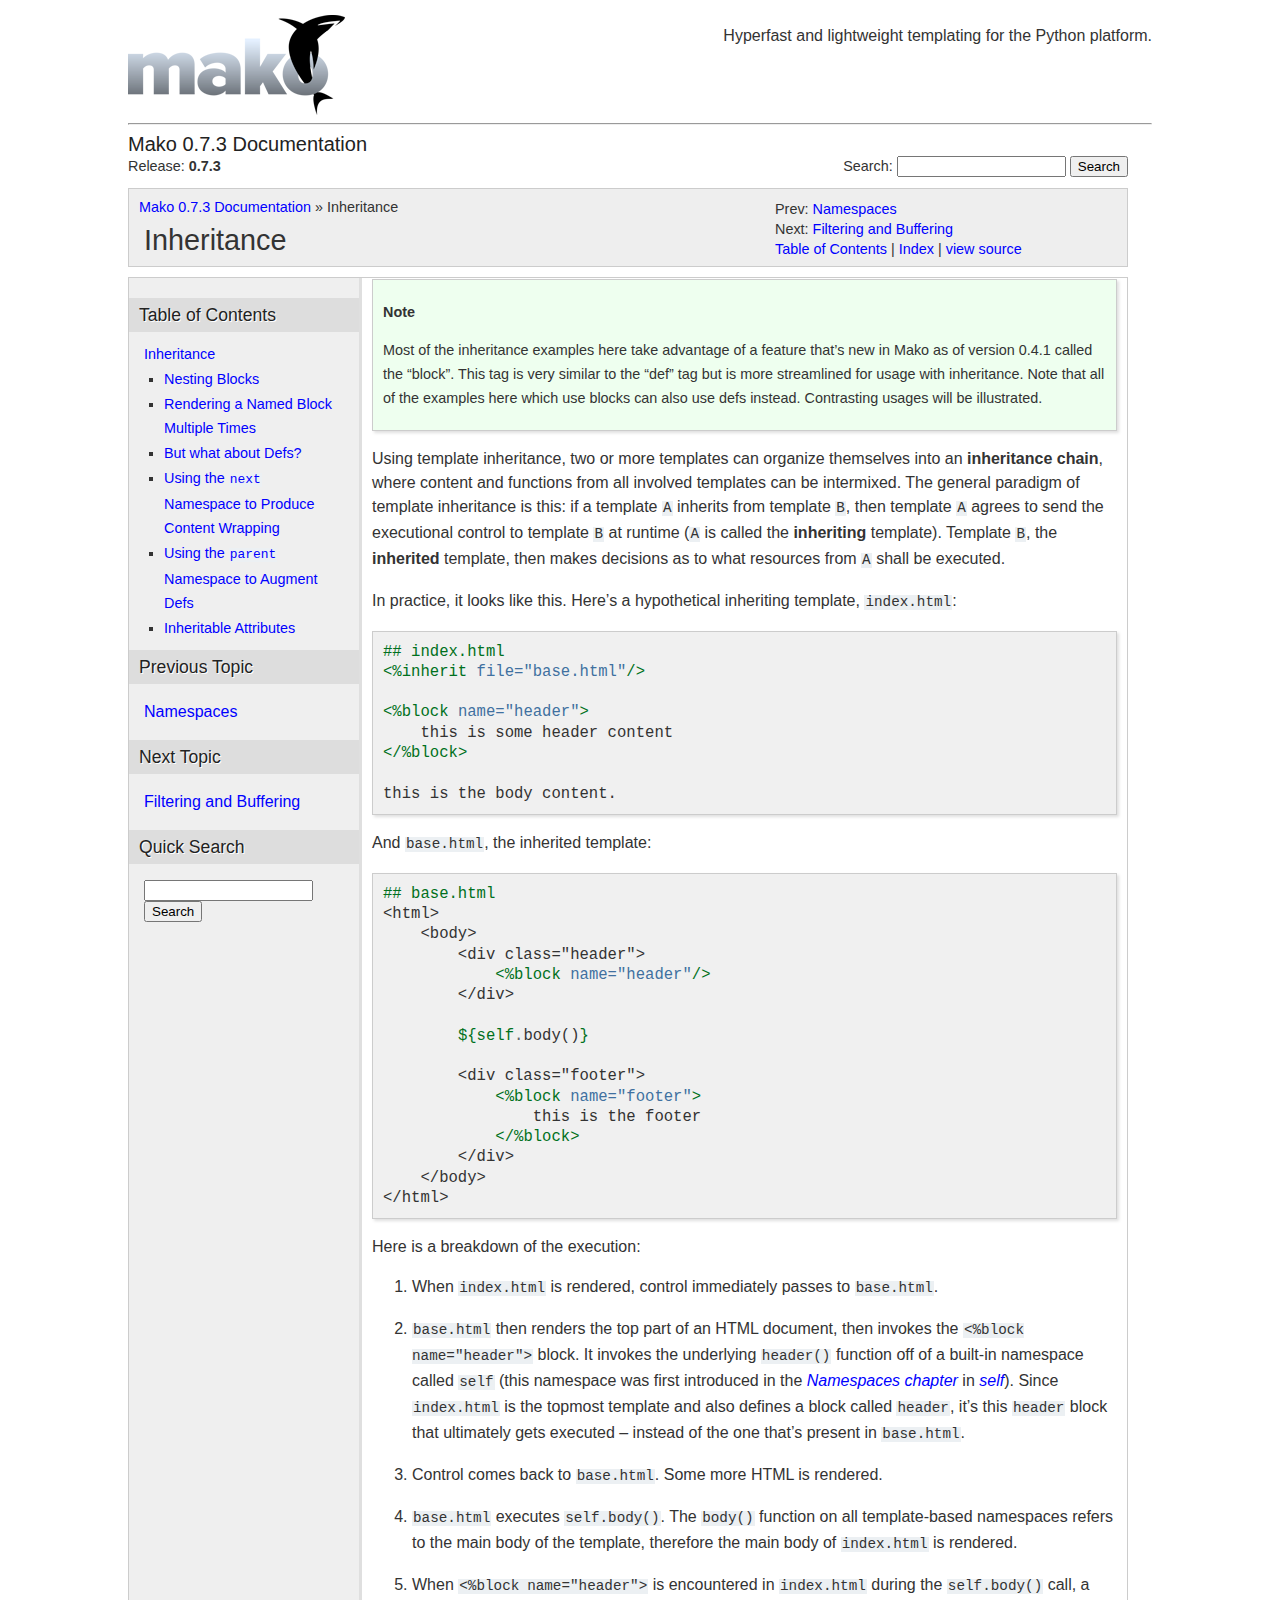
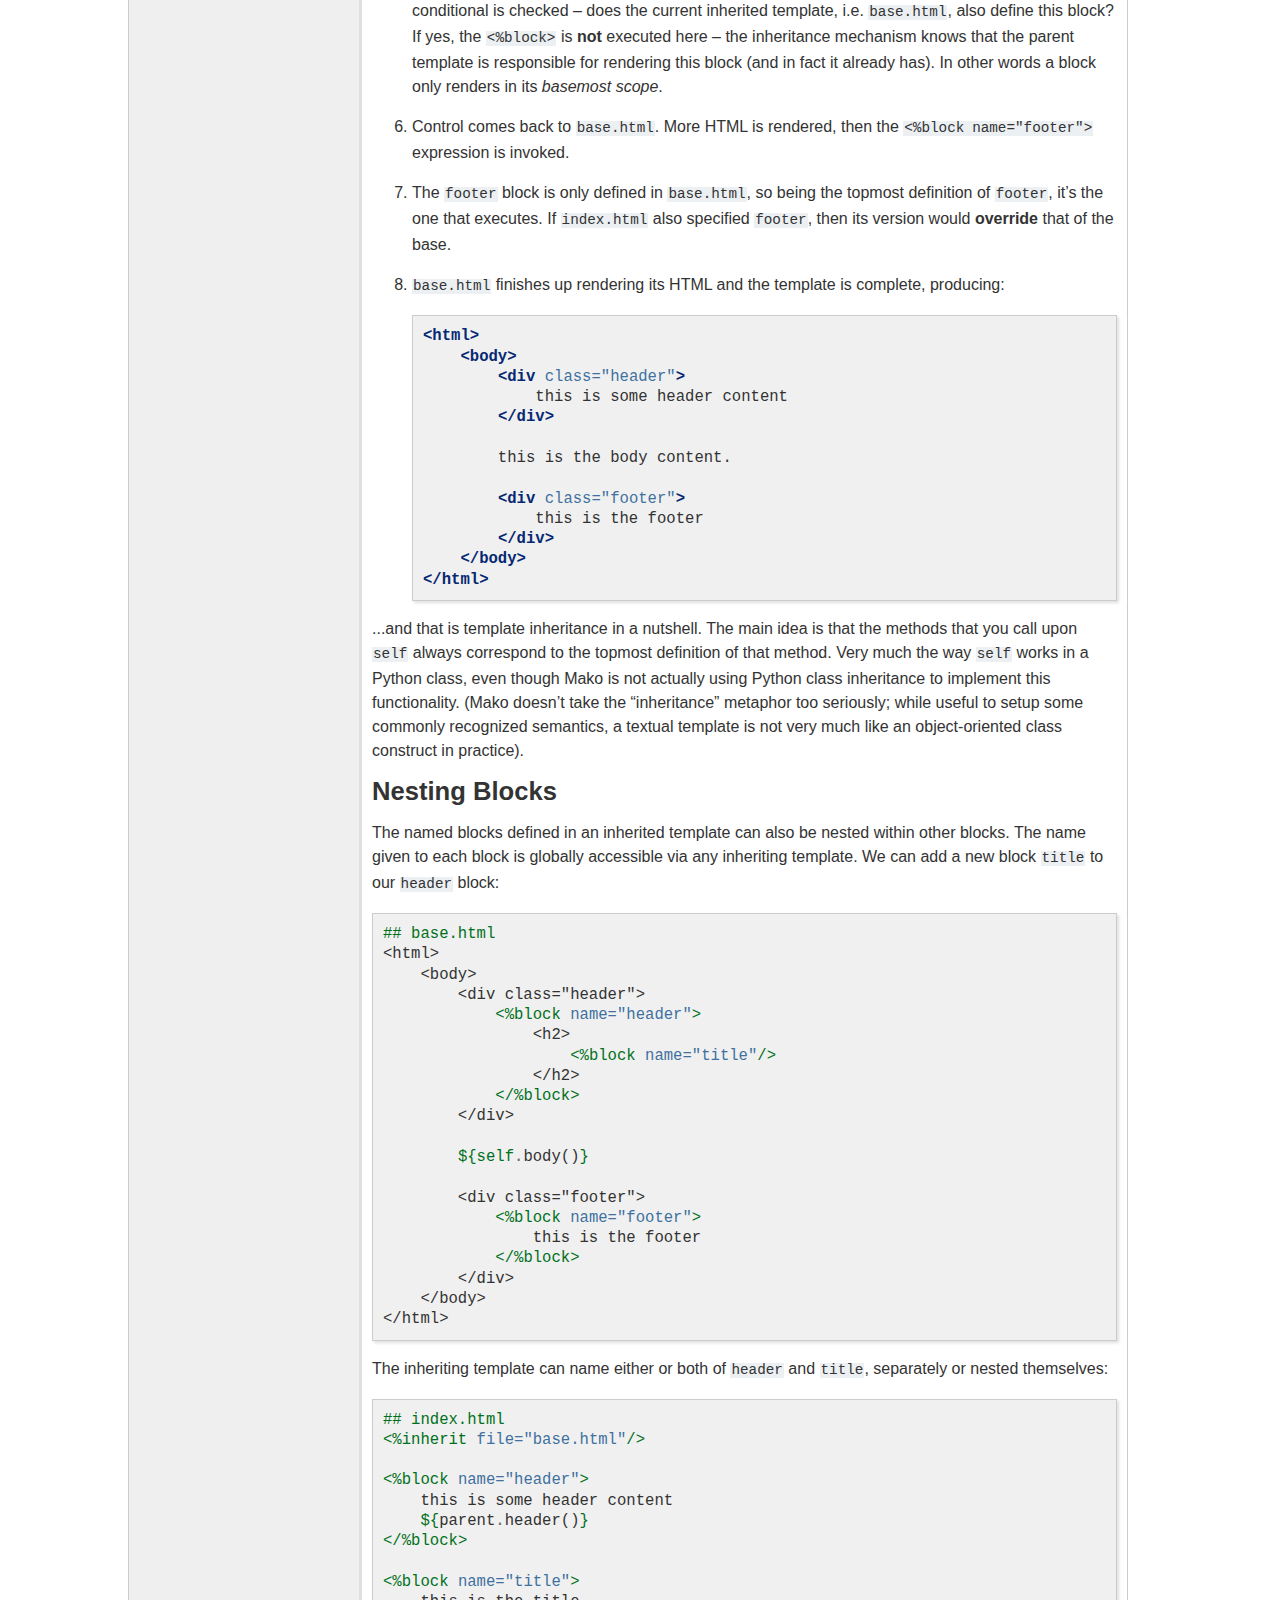
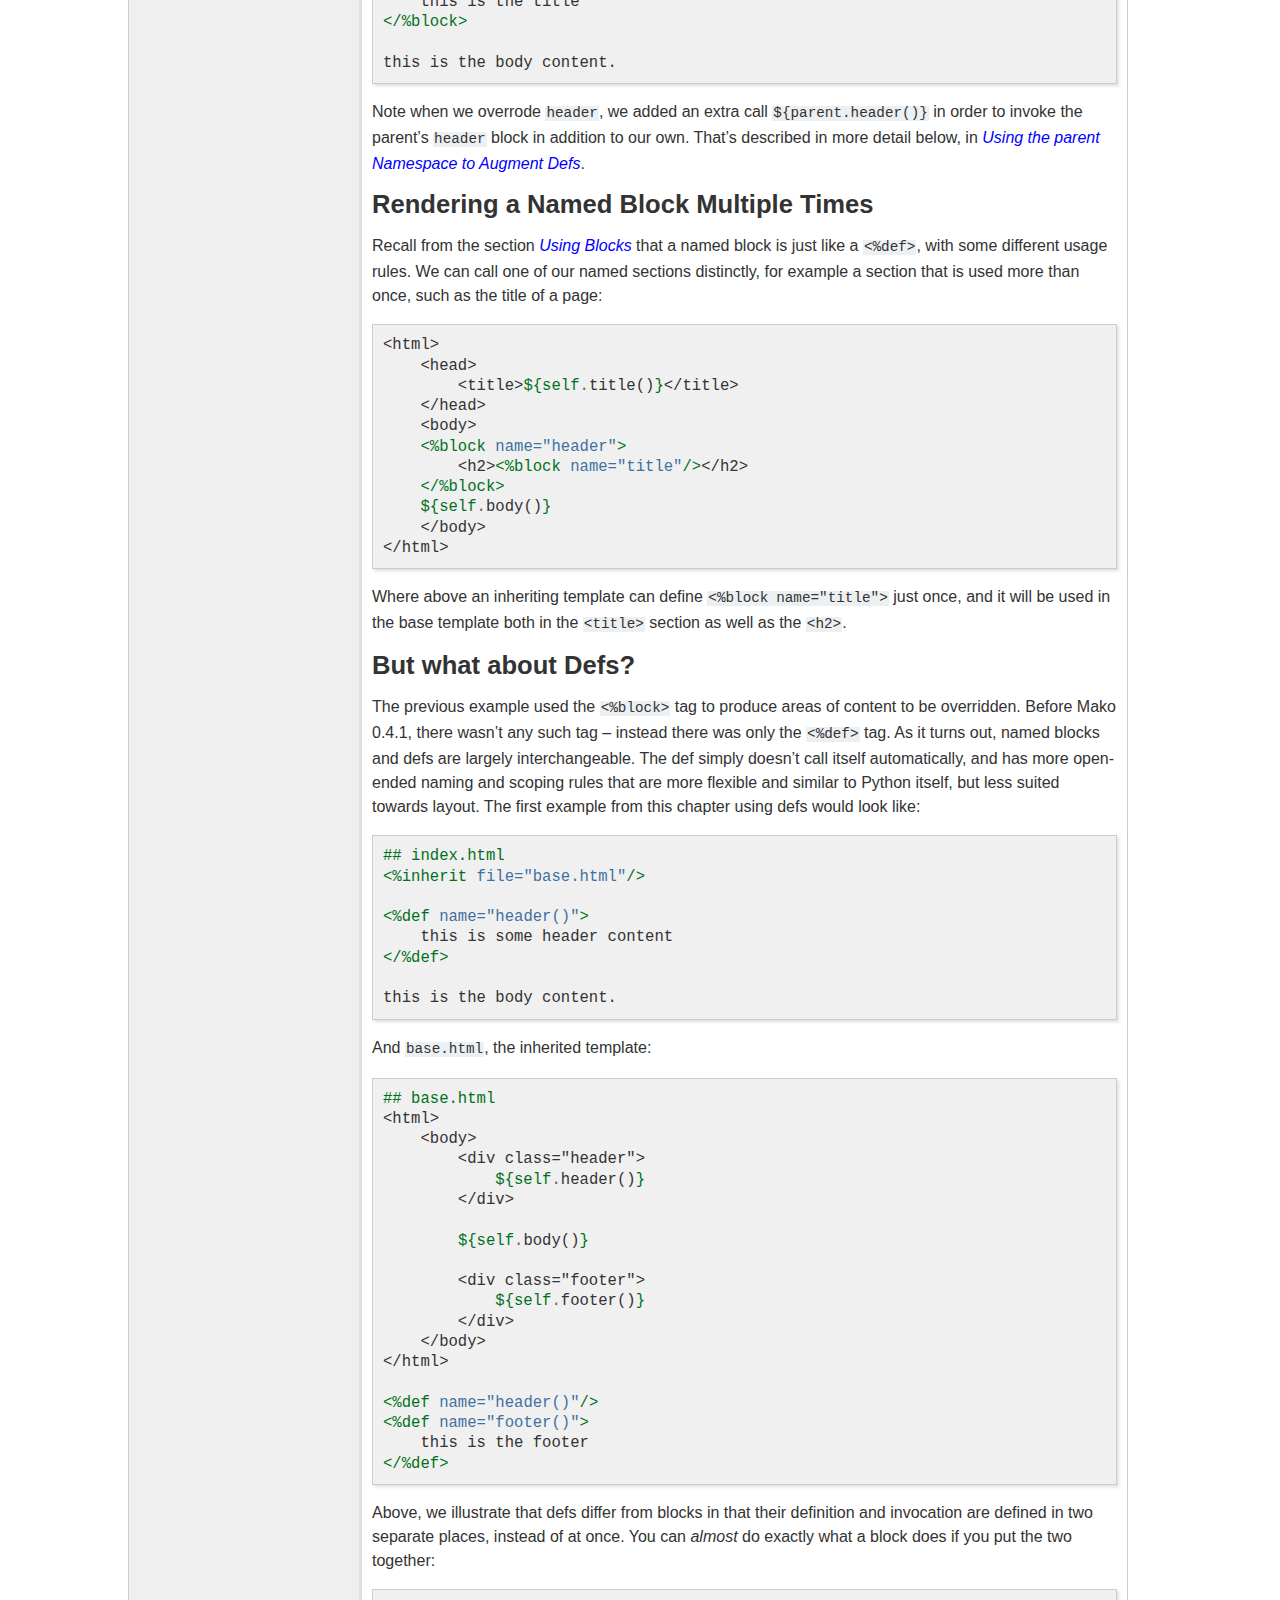
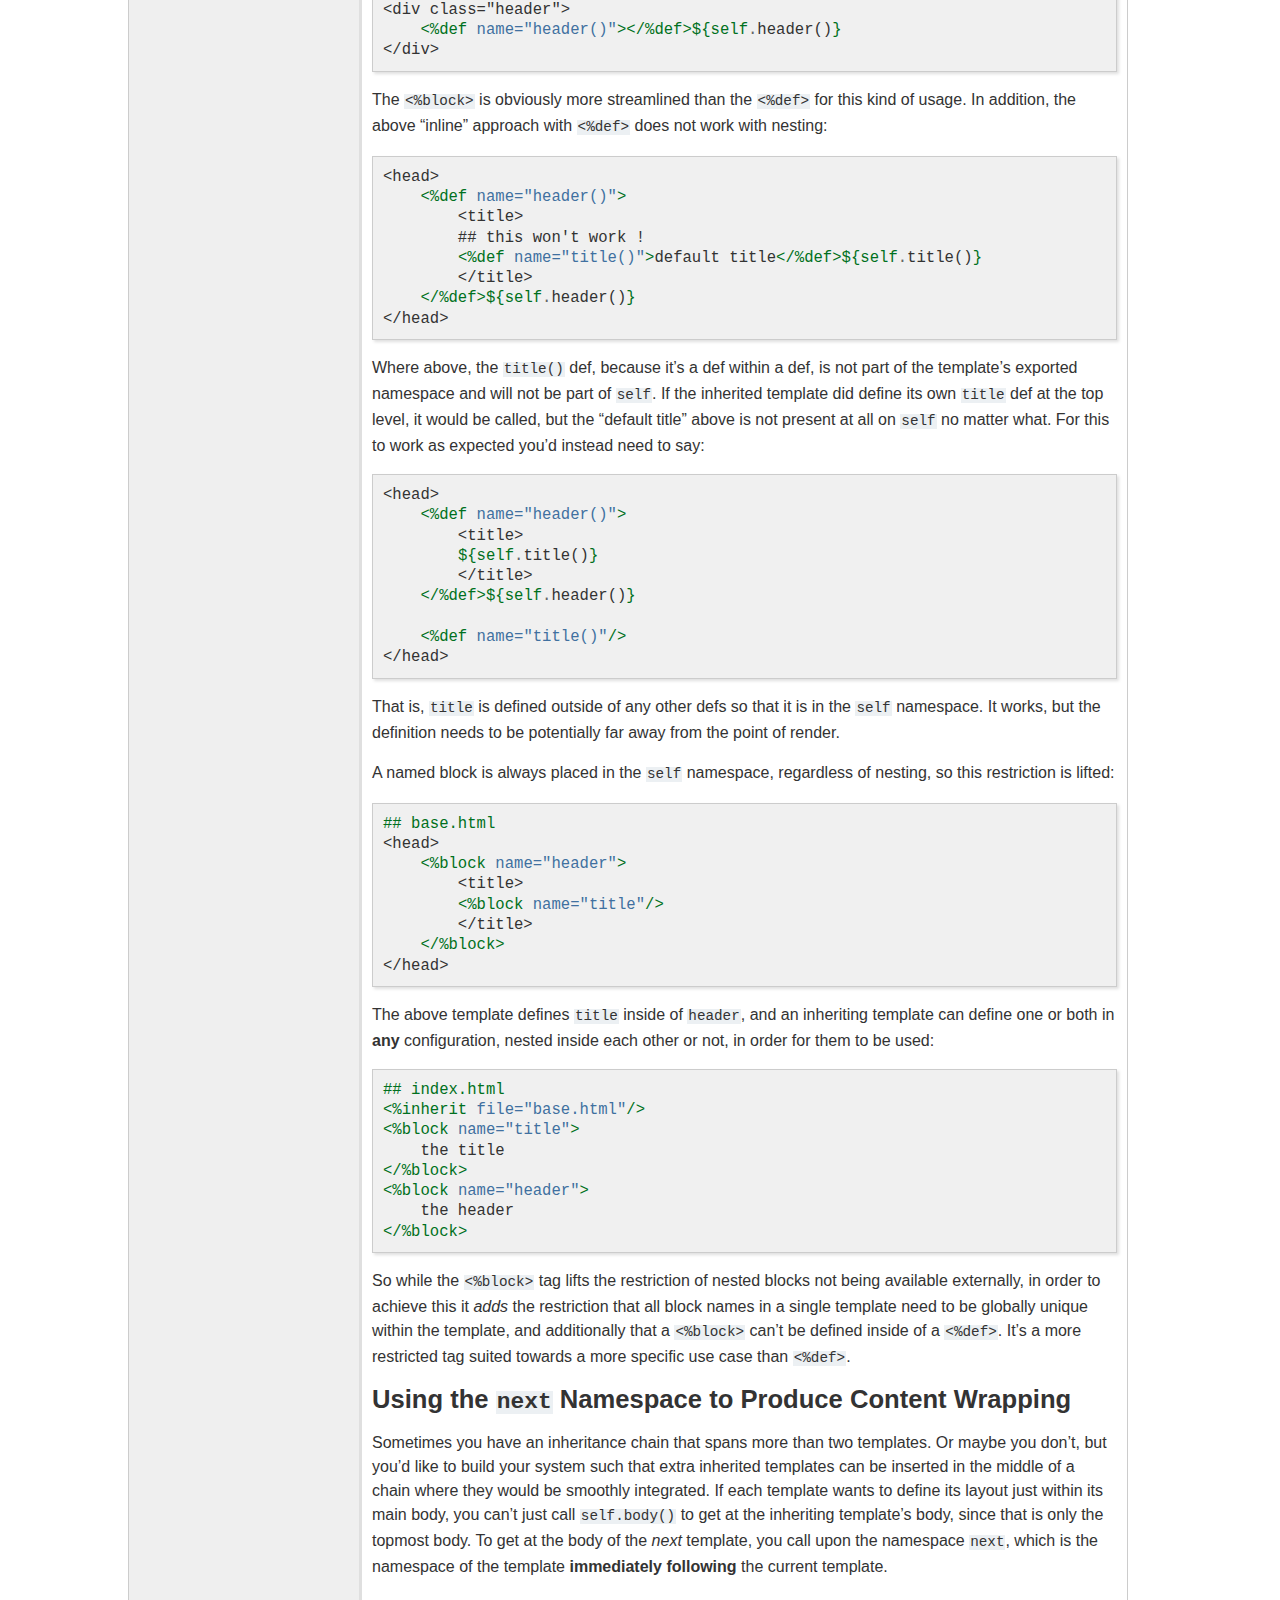
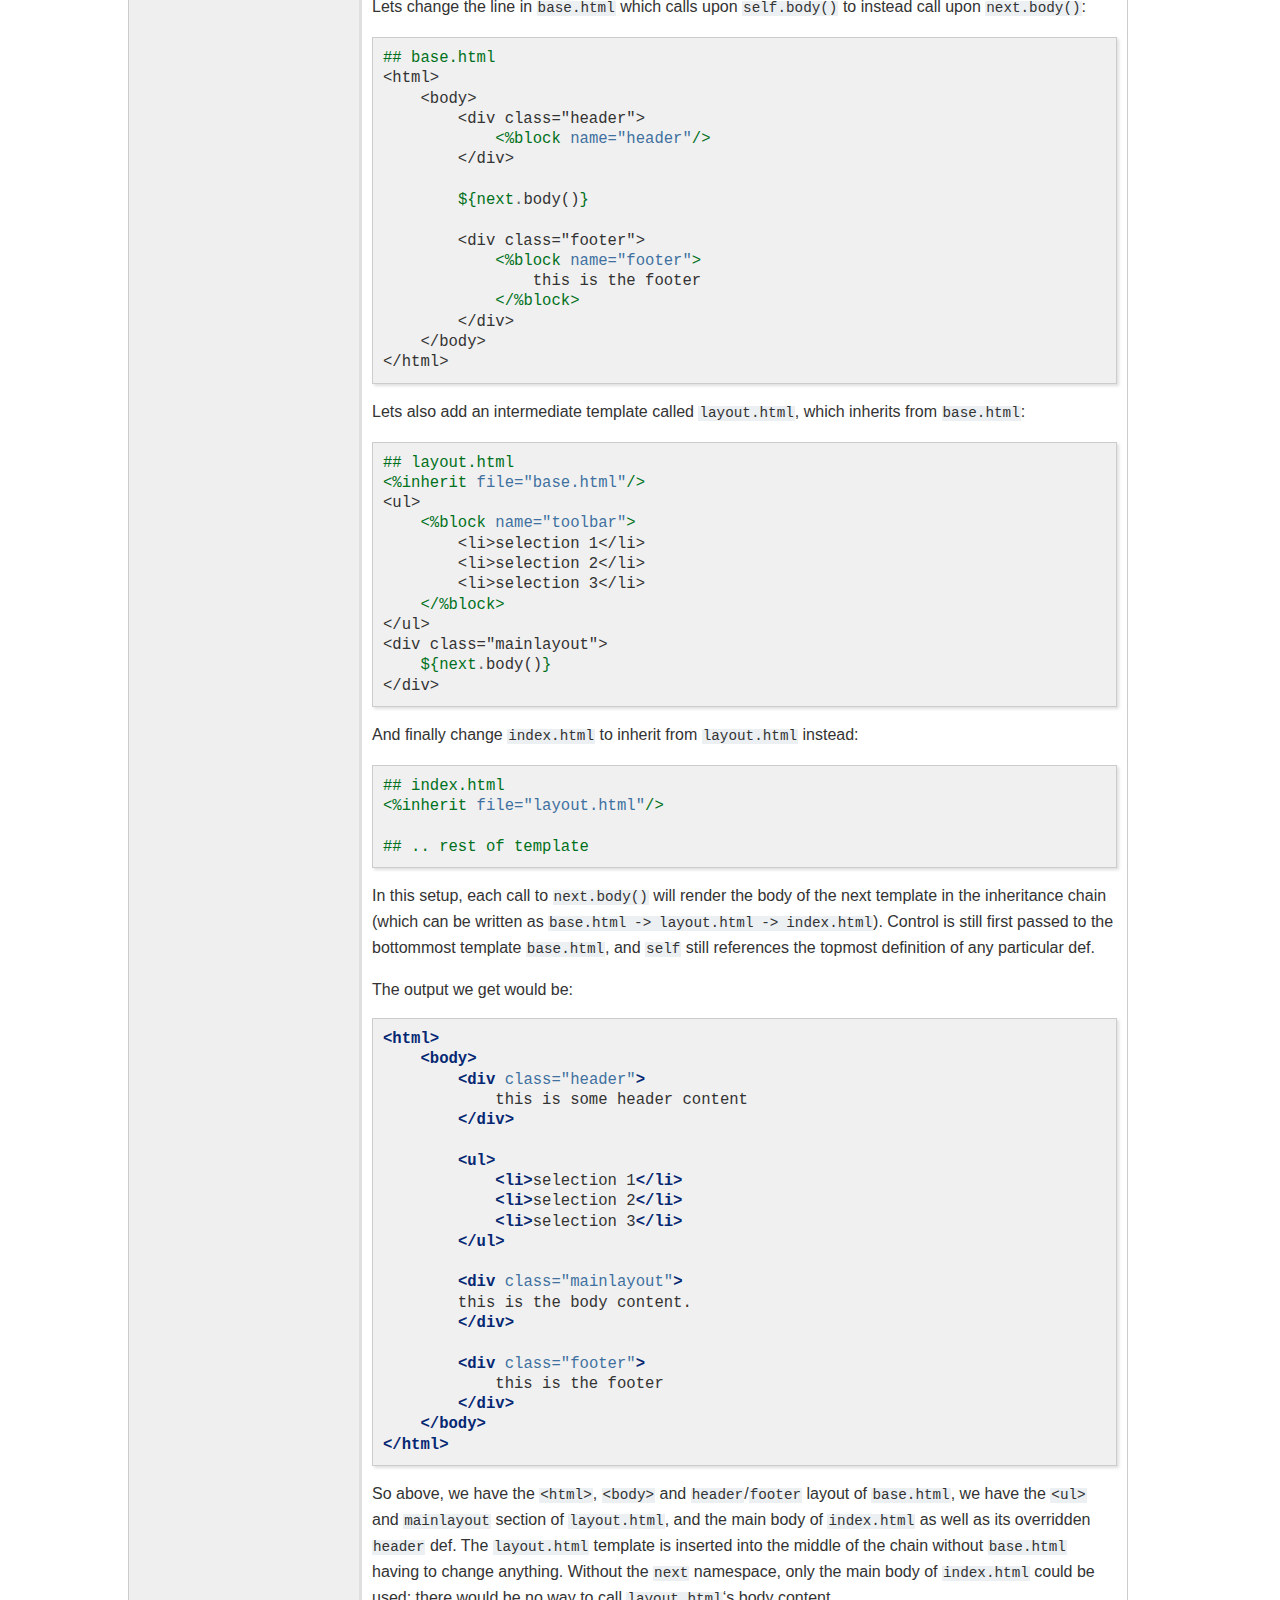
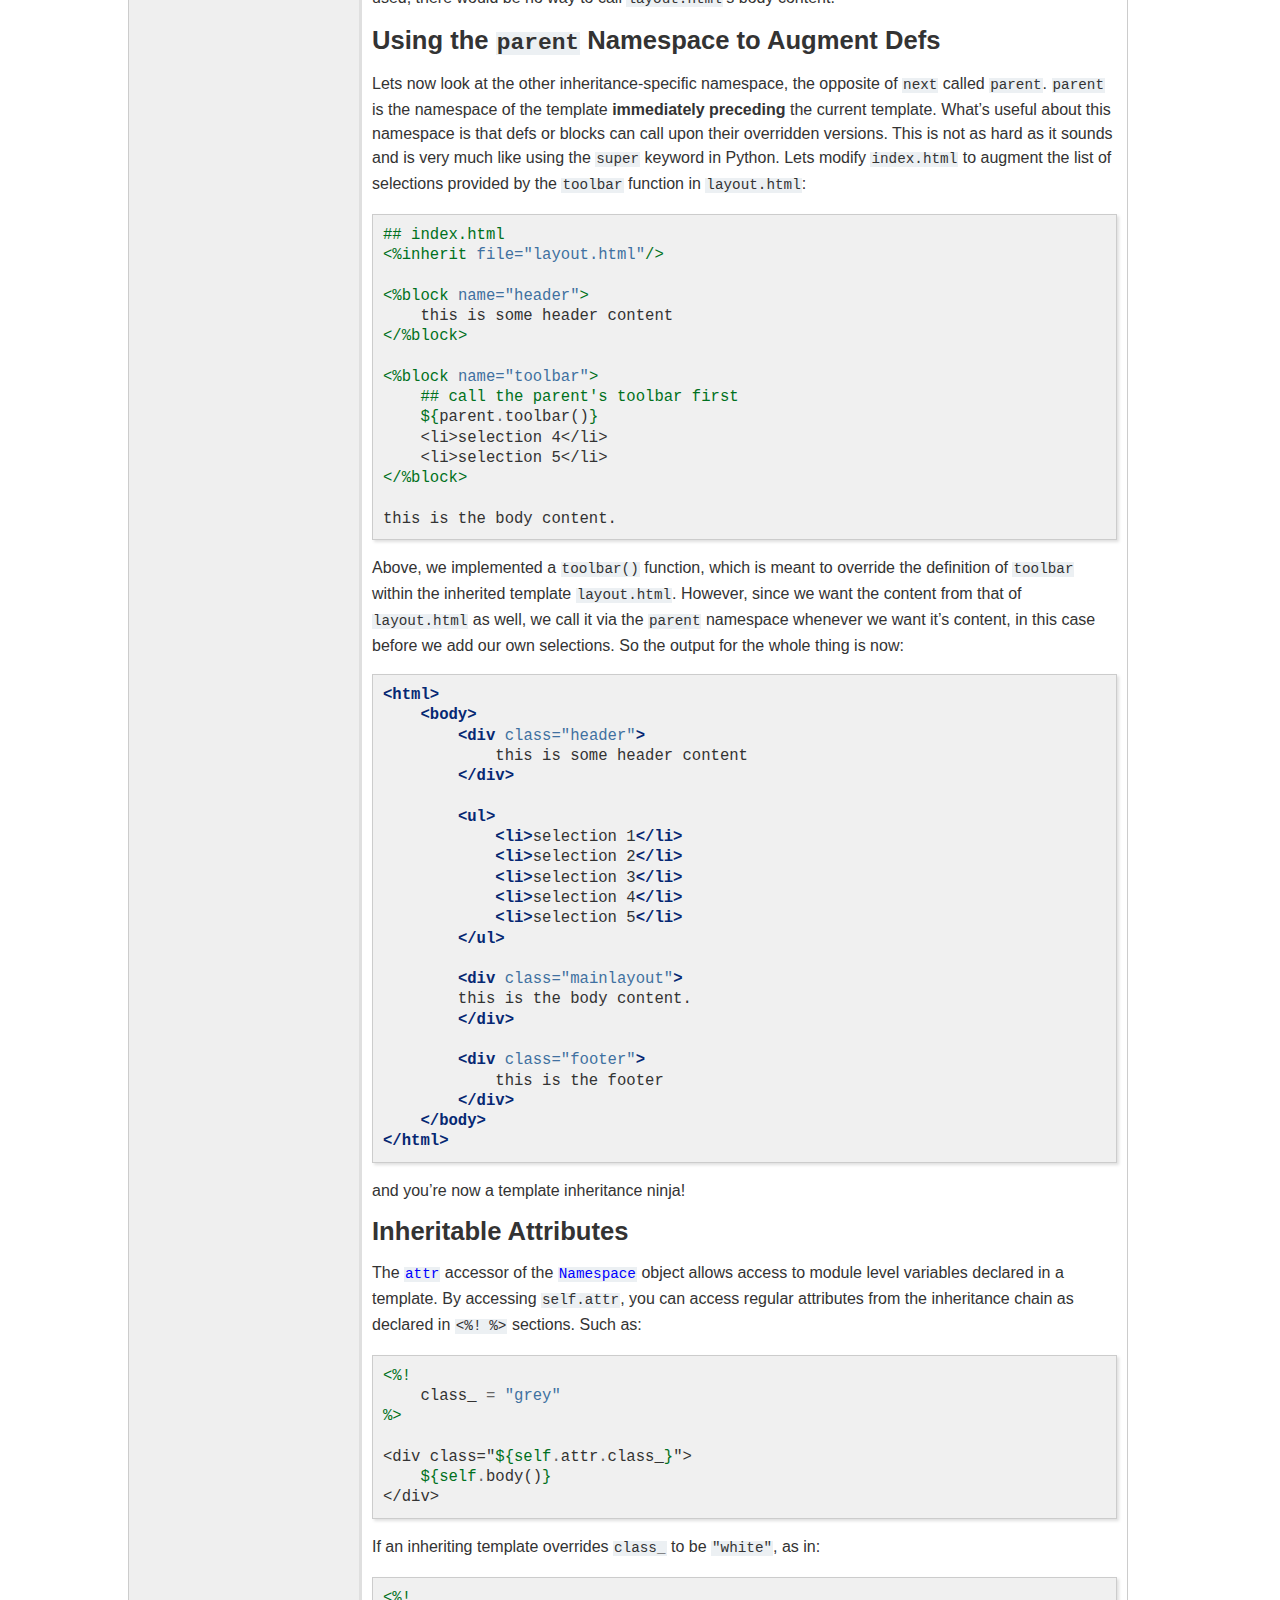
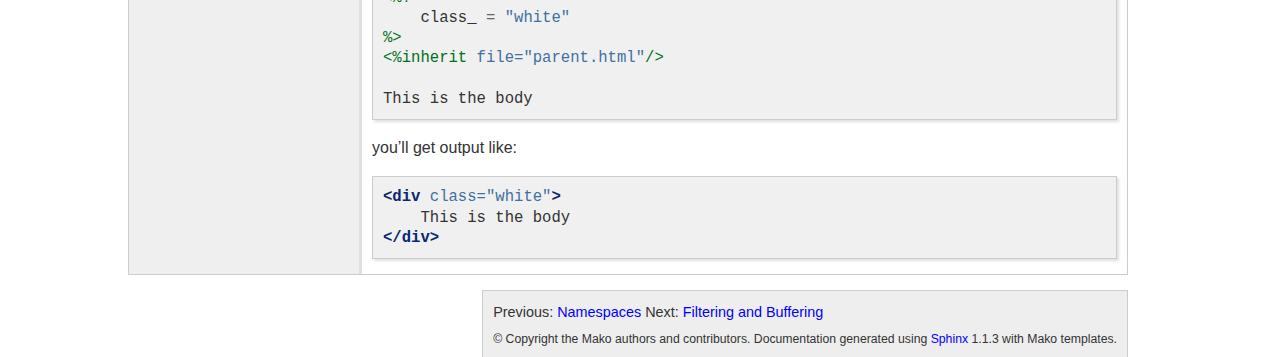
<file: Mako-0.7.3/doc/inheritance.html>
<html xmlns="http://www.w3.org/1999/xhtml">
<meta http-equiv="Content-Type" content="text/html; charset=utf-8"/>
<link rel="shortcut icon" href="/favicon.ico" type="image/x-icon">
<head>
<title>
    
                Inheritance
             &mdash; 
    Mako 0.7.3 Documentation
</title>

    <link rel="stylesheet" href="_static/pygments.css" type="text/css" />
    <link rel="stylesheet" href="_static/docs.css" type="text/css" />

    <script type="text/javascript">
      var DOCUMENTATION_OPTIONS = {
          URL_ROOT:    '#',
          VERSION:     '0.7.3',
          COLLAPSE_MODINDEX: false,
          FILE_SUFFIX: '.html'
      };
    </script>
        <script type="text/javascript" src="_static/jquery.js"></script>
        <script type="text/javascript" src="_static/underscore.js"></script>
        <script type="text/javascript" src="_static/doctools.js"></script>
    <link rel="index" title="Index" href="genindex.html" />
    <link rel="search" title="Search" href="search.html" />
    <link rel="top" title="Mako 0.7.3 Documentation" href="index.html" />
        <link rel="next" title="Filtering and Buffering" href="filtering.html" />
        <link rel="prev" title="Namespaces" href="namespaces.html" />

<link rel="stylesheet" href="_static/site.css"></link>


</head>
<body>
    <div id="wrap">
    <div class="rightbar">


    <div class="slogan">
    Hyperfast and lightweight templating for the Python platform.
    </div>


    </div>

    <a href="http://www.makotemplates.org/"><img src="_static/makoLogo.png" /></a>

    <hr/>

    









<div id="docs-container">



<div id="docs-header">
    <h1>Mako 0.7.3 Documentation</h1>

    <div id="docs-search">
    Search:
    <form class="search" action="search.html" method="get">
      <input type="text" name="q" size="18" /> <input type="submit" value="Search" />
      <input type="hidden" name="check_keywords" value="yes" />
      <input type="hidden" name="area" value="default" />
    </form>
    </div>

    <div id="docs-version-header">
        Release: <span class="version-num">0.7.3</span>

    </div>

</div>

<div id="docs-top-navigation">
    <div id="docs-top-page-control" class="docs-navigation-links">
        <ul>
            <li>Prev:
            <a href="namespaces.html" title="previous chapter">Namespaces</a>
            </li>
            <li>Next:
            <a href="filtering.html" title="next chapter">Filtering and Buffering</a>
            </li>

        <li>
            <a href="index.html">Table of Contents</a> |
            <a href="genindex.html">Index</a>
            | <a href="_sources/inheritance.txt">view source
        </li>
        </ul>
    </div>

    <div id="docs-navigation-banner">
        <a href="index.html">Mako 0.7.3 Documentation</a>
        » 
                Inheritance
             

        <h2>
            
                Inheritance
            
        </h2>
    </div>

</div>

<div id="docs-body-container">

    <div id="docs-sidebar">
    <h3><a href="index.html">Table of Contents</a></h3>
    <ul>
<li><a class="reference internal" href="#">Inheritance</a><ul>
<li><a class="reference internal" href="#nesting-blocks">Nesting Blocks</a></li>
<li><a class="reference internal" href="#rendering-a-named-block-multiple-times">Rendering a Named Block Multiple Times</a></li>
<li><a class="reference internal" href="#but-what-about-defs">But what about Defs?</a></li>
<li><a class="reference internal" href="#using-the-next-namespace-to-produce-content-wrapping">Using the <tt class="docutils literal"><span class="pre">next</span></tt> Namespace to Produce Content Wrapping</a></li>
<li><a class="reference internal" href="#using-the-parent-namespace-to-augment-defs">Using the <tt class="docutils literal"><span class="pre">parent</span></tt> Namespace to Augment Defs</a></li>
<li><a class="reference internal" href="#inheritable-attributes">Inheritable Attributes</a></li>
</ul>
</li>
</ul>


    <h4>Previous Topic</h4>
    <p>
    <a href="namespaces.html" title="previous chapter">Namespaces</a>
    </p>
    <h4>Next Topic</h4>
    <p>
    <a href="filtering.html" title="next chapter">Filtering and Buffering</a>
    </p>

    <h4>Quick Search</h4>
    <p>
    <form class="search" action="search.html" method="get">
      <input type="text" name="q" size="18" /> <input type="submit" value="Search" />
      <input type="hidden" name="check_keywords" value="yes" />
      <input type="hidden" name="area" value="default" />
    </form>
    </p>

    </div>

    <div id="docs-body" class="withsidebar" >
        
<div class="section" id="inheritance">
<span id="inheritance-toplevel"></span><h1>Inheritance<a class="headerlink" href="#inheritance" title="Permalink to this headline">¶</a></h1>
<div class="admonition note">
<p class="first admonition-title">Note</p>
<p class="last">Most of the inheritance examples here take advantage of a feature that&#8217;s
new in Mako as of version 0.4.1 called the &#8220;block&#8221;.  This tag is very similar to
the &#8220;def&#8221; tag but is more streamlined for usage with inheritance.  Note that
all of the examples here which use blocks can also use defs instead.  Contrasting
usages will be illustrated.</p>
</div>
<p>Using template inheritance, two or more templates can organize
themselves into an <strong>inheritance chain</strong>, where content and
functions from all involved templates can be intermixed. The
general paradigm of template inheritance is this: if a template
<tt class="docutils literal"><span class="pre">A</span></tt> inherits from template <tt class="docutils literal"><span class="pre">B</span></tt>, then template <tt class="docutils literal"><span class="pre">A</span></tt> agrees
to send the executional control to template <tt class="docutils literal"><span class="pre">B</span></tt> at runtime
(<tt class="docutils literal"><span class="pre">A</span></tt> is called the <strong>inheriting</strong> template). Template <tt class="docutils literal"><span class="pre">B</span></tt>,
the <strong>inherited</strong> template, then makes decisions as to what
resources from <tt class="docutils literal"><span class="pre">A</span></tt> shall be executed.</p>
<p>In practice, it looks like this. Here&#8217;s a hypothetical inheriting
template, <tt class="docutils literal"><span class="pre">index.html</span></tt>:</p>
<div class="highlight-mako"><div class="highlight"><pre><span class="cp">## index.html</span><span class="x"></span>
<span class="cp">&lt;%</span><span class="nb">inherit</span> <span class="na">file=</span><span class="s">&quot;base.html&quot;</span><span class="cp">/&gt;</span><span class="x"></span>

<span class="cp">&lt;%</span><span class="nb">block</span> <span class="na">name=</span><span class="s">&quot;header&quot;</span><span class="cp">&gt;</span><span class="x"></span>
<span class="x">    this is some header content</span>
<span class="cp">&lt;/%</span><span class="nb">block</span><span class="cp">&gt;</span><span class="x"></span>

<span class="x">this is the body content.</span>
</pre></div>
</div>
<p>And <tt class="docutils literal"><span class="pre">base.html</span></tt>, the inherited template:</p>
<div class="highlight-mako"><div class="highlight"><pre><span class="cp">## base.html</span><span class="x"></span>
<span class="x">&lt;html&gt;</span>
<span class="x">    &lt;body&gt;</span>
<span class="x">        &lt;div class=&quot;header&quot;&gt;</span>
<span class="x">            </span><span class="cp">&lt;%</span><span class="nb">block</span> <span class="na">name=</span><span class="s">&quot;header&quot;</span><span class="cp">/&gt;</span><span class="x"></span>
<span class="x">        &lt;/div&gt;</span>

<span class="x">        </span><span class="cp">${</span><span class="bp">self</span><span class="o">.</span><span class="n">body</span><span class="p">()</span><span class="cp">}</span><span class="x"></span>

<span class="x">        &lt;div class=&quot;footer&quot;&gt;</span>
<span class="x">            </span><span class="cp">&lt;%</span><span class="nb">block</span> <span class="na">name=</span><span class="s">&quot;footer&quot;</span><span class="cp">&gt;</span><span class="x"></span>
<span class="x">                this is the footer</span>
<span class="x">            </span><span class="cp">&lt;/%</span><span class="nb">block</span><span class="cp">&gt;</span><span class="x"></span>
<span class="x">        &lt;/div&gt;</span>
<span class="x">    &lt;/body&gt;</span>
<span class="x">&lt;/html&gt;</span>
</pre></div>
</div>
<p>Here is a breakdown of the execution:</p>
<ol class="arabic">
<li><p class="first">When <tt class="docutils literal"><span class="pre">index.html</span></tt> is rendered, control immediately passes to
<tt class="docutils literal"><span class="pre">base.html</span></tt>.</p>
</li>
<li><p class="first"><tt class="docutils literal"><span class="pre">base.html</span></tt> then renders the top part of an HTML document,
then invokes the <tt class="docutils literal"><span class="pre">&lt;%block</span> <span class="pre">name=&quot;header&quot;&gt;</span></tt> block.  It invokes the
underlying <tt class="docutils literal"><span class="pre">header()</span></tt> function off of a built-in namespace
called <tt class="docutils literal"><span class="pre">self</span></tt> (this namespace was first introduced in the
<a class="reference internal" href="namespaces.html"><em>Namespaces chapter</em></a> in <a class="reference internal" href="namespaces.html#namespace-self"><em>self</em></a>). Since
<tt class="docutils literal"><span class="pre">index.html</span></tt> is the topmost template and also defines a block
called <tt class="docutils literal"><span class="pre">header</span></tt>, it&#8217;s this <tt class="docutils literal"><span class="pre">header</span></tt> block that ultimately gets
executed &#8211; instead of the one that&#8217;s present in <tt class="docutils literal"><span class="pre">base.html</span></tt>.</p>
</li>
<li><p class="first">Control comes back to <tt class="docutils literal"><span class="pre">base.html</span></tt>. Some more HTML is
rendered.</p>
</li>
<li><p class="first"><tt class="docutils literal"><span class="pre">base.html</span></tt> executes <tt class="docutils literal"><span class="pre">self.body()</span></tt>. The <tt class="docutils literal"><span class="pre">body()</span></tt>
function on all template-based namespaces refers to the main
body of the template, therefore the main body of
<tt class="docutils literal"><span class="pre">index.html</span></tt> is rendered.</p>
</li>
<li><p class="first">When <tt class="docutils literal"><span class="pre">&lt;%block</span> <span class="pre">name=&quot;header&quot;&gt;</span></tt> is encountered in <tt class="docutils literal"><span class="pre">index.html</span></tt>
during the <tt class="docutils literal"><span class="pre">self.body()</span></tt> call, a conditional is checked &#8211; does the
current inherited template, i.e. <tt class="docutils literal"><span class="pre">base.html</span></tt>, also define this block? If yes,
the <tt class="docutils literal"><span class="pre">&lt;%block&gt;</span></tt> is <strong>not</strong> executed here &#8211; the inheritance
mechanism knows that the parent template is responsible for rendering
this block (and in fact it already has).  In other words a block
only renders in its <em>basemost scope</em>.</p>
</li>
<li><p class="first">Control comes back to <tt class="docutils literal"><span class="pre">base.html</span></tt>. More HTML is rendered,
then the <tt class="docutils literal"><span class="pre">&lt;%block</span> <span class="pre">name=&quot;footer&quot;&gt;</span></tt> expression is invoked.</p>
</li>
<li><p class="first">The <tt class="docutils literal"><span class="pre">footer</span></tt> block is only defined in <tt class="docutils literal"><span class="pre">base.html</span></tt>, so being
the topmost definition of <tt class="docutils literal"><span class="pre">footer</span></tt>, it&#8217;s the one that
executes. If <tt class="docutils literal"><span class="pre">index.html</span></tt> also specified <tt class="docutils literal"><span class="pre">footer</span></tt>, then
its version would <strong>override</strong> that of the base.</p>
</li>
<li><p class="first"><tt class="docutils literal"><span class="pre">base.html</span></tt> finishes up rendering its HTML and the template
is complete, producing:</p>
<div class="highlight-html"><div class="highlight"><pre><span class="nt">&lt;html&gt;</span>
    <span class="nt">&lt;body&gt;</span>
        <span class="nt">&lt;div</span> <span class="na">class=</span><span class="s">&quot;header&quot;</span><span class="nt">&gt;</span>
            this is some header content
        <span class="nt">&lt;/div&gt;</span>

        this is the body content.

        <span class="nt">&lt;div</span> <span class="na">class=</span><span class="s">&quot;footer&quot;</span><span class="nt">&gt;</span>
            this is the footer
        <span class="nt">&lt;/div&gt;</span>
    <span class="nt">&lt;/body&gt;</span>
<span class="nt">&lt;/html&gt;</span>
</pre></div>
</div>
</li>
</ol>
<p>...and that is template inheritance in a nutshell. The main idea
is that the methods that you call upon <tt class="docutils literal"><span class="pre">self</span></tt> always
correspond to the topmost definition of that method. Very much
the way <tt class="docutils literal"><span class="pre">self</span></tt> works in a Python class, even though Mako is
not actually using Python class inheritance to implement this
functionality. (Mako doesn&#8217;t take the &#8220;inheritance&#8221; metaphor too
seriously; while useful to setup some commonly recognized
semantics, a textual template is not very much like an
object-oriented class construct in practice).</p>
<div class="section" id="nesting-blocks">
<h2>Nesting Blocks<a class="headerlink" href="#nesting-blocks" title="Permalink to this headline">¶</a></h2>
<p>The named blocks defined in an inherited template can also be nested within
other blocks.  The name given to each block is globally accessible via any inheriting
template.  We can add a new block <tt class="docutils literal"><span class="pre">title</span></tt> to our <tt class="docutils literal"><span class="pre">header</span></tt> block:</p>
<div class="highlight-mako"><div class="highlight"><pre><span class="cp">## base.html</span><span class="x"></span>
<span class="x">&lt;html&gt;</span>
<span class="x">    &lt;body&gt;</span>
<span class="x">        &lt;div class=&quot;header&quot;&gt;</span>
<span class="x">            </span><span class="cp">&lt;%</span><span class="nb">block</span> <span class="na">name=</span><span class="s">&quot;header&quot;</span><span class="cp">&gt;</span><span class="x"></span>
<span class="x">                &lt;h2&gt;</span>
<span class="x">                    </span><span class="cp">&lt;%</span><span class="nb">block</span> <span class="na">name=</span><span class="s">&quot;title&quot;</span><span class="cp">/&gt;</span><span class="x"></span>
<span class="x">                &lt;/h2&gt;</span>
<span class="x">            </span><span class="cp">&lt;/%</span><span class="nb">block</span><span class="cp">&gt;</span><span class="x"></span>
<span class="x">        &lt;/div&gt;</span>

<span class="x">        </span><span class="cp">${</span><span class="bp">self</span><span class="o">.</span><span class="n">body</span><span class="p">()</span><span class="cp">}</span><span class="x"></span>

<span class="x">        &lt;div class=&quot;footer&quot;&gt;</span>
<span class="x">            </span><span class="cp">&lt;%</span><span class="nb">block</span> <span class="na">name=</span><span class="s">&quot;footer&quot;</span><span class="cp">&gt;</span><span class="x"></span>
<span class="x">                this is the footer</span>
<span class="x">            </span><span class="cp">&lt;/%</span><span class="nb">block</span><span class="cp">&gt;</span><span class="x"></span>
<span class="x">        &lt;/div&gt;</span>
<span class="x">    &lt;/body&gt;</span>
<span class="x">&lt;/html&gt;</span>
</pre></div>
</div>
<p>The inheriting template can name either or both of <tt class="docutils literal"><span class="pre">header</span></tt> and <tt class="docutils literal"><span class="pre">title</span></tt>, separately
or nested themselves:</p>
<div class="highlight-mako"><div class="highlight"><pre><span class="cp">## index.html</span><span class="x"></span>
<span class="cp">&lt;%</span><span class="nb">inherit</span> <span class="na">file=</span><span class="s">&quot;base.html&quot;</span><span class="cp">/&gt;</span><span class="x"></span>

<span class="cp">&lt;%</span><span class="nb">block</span> <span class="na">name=</span><span class="s">&quot;header&quot;</span><span class="cp">&gt;</span><span class="x"></span>
<span class="x">    this is some header content</span>
<span class="x">    </span><span class="cp">${</span><span class="n">parent</span><span class="o">.</span><span class="n">header</span><span class="p">()</span><span class="cp">}</span><span class="x"></span>
<span class="cp">&lt;/%</span><span class="nb">block</span><span class="cp">&gt;</span><span class="x"></span>

<span class="cp">&lt;%</span><span class="nb">block</span> <span class="na">name=</span><span class="s">&quot;title&quot;</span><span class="cp">&gt;</span><span class="x"></span>
<span class="x">    this is the title</span>
<span class="cp">&lt;/%</span><span class="nb">block</span><span class="cp">&gt;</span><span class="x"></span>

<span class="x">this is the body content.</span>
</pre></div>
</div>
<p>Note when we overrode <tt class="docutils literal"><span class="pre">header</span></tt>, we added an extra call <tt class="docutils literal"><span class="pre">${parent.header()}</span></tt> in order to invoke
the parent&#8217;s <tt class="docutils literal"><span class="pre">header</span></tt> block in addition to our own.  That&#8217;s described in more detail below,
in <a class="reference internal" href="#parent-namespace"><em>Using the parent Namespace to Augment Defs</em></a>.</p>
</div>
<div class="section" id="rendering-a-named-block-multiple-times">
<h2>Rendering a Named Block Multiple Times<a class="headerlink" href="#rendering-a-named-block-multiple-times" title="Permalink to this headline">¶</a></h2>
<p>Recall from the section <a class="reference internal" href="defs.html#blocks"><em>Using Blocks</em></a> that a named block is just like a <tt class="docutils literal"><span class="pre">&lt;%def&gt;</span></tt>,
with some different usage rules.  We can call one of our named sections distinctly, for example
a section that is used more than once, such as the title of a page:</p>
<div class="highlight-mako"><div class="highlight"><pre><span class="x">&lt;html&gt;</span>
<span class="x">    &lt;head&gt;</span>
<span class="x">        &lt;title&gt;</span><span class="cp">${</span><span class="bp">self</span><span class="o">.</span><span class="n">title</span><span class="p">()</span><span class="cp">}</span><span class="x">&lt;/title&gt;</span>
<span class="x">    &lt;/head&gt;</span>
<span class="x">    &lt;body&gt;</span>
<span class="x">    </span><span class="cp">&lt;%</span><span class="nb">block</span> <span class="na">name=</span><span class="s">&quot;header&quot;</span><span class="cp">&gt;</span><span class="x"></span>
<span class="x">        &lt;h2&gt;</span><span class="cp">&lt;%</span><span class="nb">block</span> <span class="na">name=</span><span class="s">&quot;title&quot;</span><span class="cp">/&gt;</span><span class="x">&lt;/h2&gt;</span>
<span class="x">    </span><span class="cp">&lt;/%</span><span class="nb">block</span><span class="cp">&gt;</span><span class="x"></span>
<span class="x">    </span><span class="cp">${</span><span class="bp">self</span><span class="o">.</span><span class="n">body</span><span class="p">()</span><span class="cp">}</span><span class="x"></span>
<span class="x">    &lt;/body&gt;</span>
<span class="x">&lt;/html&gt;</span>
</pre></div>
</div>
<p>Where above an inheriting template can define <tt class="docutils literal"><span class="pre">&lt;%block</span> <span class="pre">name=&quot;title&quot;&gt;</span></tt> just once, and it will be
used in the base template both in the <tt class="docutils literal"><span class="pre">&lt;title&gt;</span></tt> section as well as the <tt class="docutils literal"><span class="pre">&lt;h2&gt;</span></tt>.</p>
</div>
<div class="section" id="but-what-about-defs">
<h2>But what about Defs?<a class="headerlink" href="#but-what-about-defs" title="Permalink to this headline">¶</a></h2>
<p>The previous example used the <tt class="docutils literal"><span class="pre">&lt;%block&gt;</span></tt> tag to produce areas of content
to be overridden.  Before Mako 0.4.1, there wasn&#8217;t any such tag &#8211; instead
there was only the <tt class="docutils literal"><span class="pre">&lt;%def&gt;</span></tt> tag.   As it turns out, named blocks and defs are
largely interchangeable.  The def simply doesn&#8217;t call itself automatically,
and has more open-ended naming and scoping rules that are more flexible and similar
to Python itself, but less suited towards layout.  The first example from
this chapter using defs would look like:</p>
<div class="highlight-mako"><div class="highlight"><pre><span class="cp">## index.html</span><span class="x"></span>
<span class="cp">&lt;%</span><span class="nb">inherit</span> <span class="na">file=</span><span class="s">&quot;base.html&quot;</span><span class="cp">/&gt;</span><span class="x"></span>

<span class="cp">&lt;%</span><span class="nb">def</span> <span class="na">name=</span><span class="s">&quot;header()&quot;</span><span class="cp">&gt;</span><span class="x"></span>
<span class="x">    this is some header content</span>
<span class="cp">&lt;/%</span><span class="nb">def</span><span class="cp">&gt;</span><span class="x"></span>

<span class="x">this is the body content.</span>
</pre></div>
</div>
<p>And <tt class="docutils literal"><span class="pre">base.html</span></tt>, the inherited template:</p>
<div class="highlight-mako"><div class="highlight"><pre><span class="cp">## base.html</span><span class="x"></span>
<span class="x">&lt;html&gt;</span>
<span class="x">    &lt;body&gt;</span>
<span class="x">        &lt;div class=&quot;header&quot;&gt;</span>
<span class="x">            </span><span class="cp">${</span><span class="bp">self</span><span class="o">.</span><span class="n">header</span><span class="p">()</span><span class="cp">}</span><span class="x"></span>
<span class="x">        &lt;/div&gt;</span>

<span class="x">        </span><span class="cp">${</span><span class="bp">self</span><span class="o">.</span><span class="n">body</span><span class="p">()</span><span class="cp">}</span><span class="x"></span>

<span class="x">        &lt;div class=&quot;footer&quot;&gt;</span>
<span class="x">            </span><span class="cp">${</span><span class="bp">self</span><span class="o">.</span><span class="n">footer</span><span class="p">()</span><span class="cp">}</span><span class="x"></span>
<span class="x">        &lt;/div&gt;</span>
<span class="x">    &lt;/body&gt;</span>
<span class="x">&lt;/html&gt;</span>

<span class="cp">&lt;%</span><span class="nb">def</span> <span class="na">name=</span><span class="s">&quot;header()&quot;</span><span class="cp">/&gt;</span><span class="x"></span>
<span class="cp">&lt;%</span><span class="nb">def</span> <span class="na">name=</span><span class="s">&quot;footer()&quot;</span><span class="cp">&gt;</span><span class="x"></span>
<span class="x">    this is the footer</span>
<span class="cp">&lt;/%</span><span class="nb">def</span><span class="cp">&gt;</span><span class="x"></span>
</pre></div>
</div>
<p>Above, we illustrate that defs differ from blocks in that their definition
and invocation are defined in two separate places, instead of at once. You can <em>almost</em> do exactly what a
block does if you put the two together:</p>
<div class="highlight-mako"><div class="highlight"><pre><span class="x">&lt;div class=&quot;header&quot;&gt;</span>
<span class="x">    </span><span class="cp">&lt;%</span><span class="nb">def</span> <span class="na">name=</span><span class="s">&quot;header()&quot;</span><span class="cp">&gt;&lt;/%</span><span class="nb">def</span><span class="cp">&gt;${</span><span class="bp">self</span><span class="o">.</span><span class="n">header</span><span class="p">()</span><span class="cp">}</span><span class="x"></span>
<span class="x">&lt;/div&gt;</span>
</pre></div>
</div>
<p>The <tt class="docutils literal"><span class="pre">&lt;%block&gt;</span></tt> is obviously more streamlined than the <tt class="docutils literal"><span class="pre">&lt;%def&gt;</span></tt> for this kind
of usage.  In addition,
the above &#8220;inline&#8221; approach with <tt class="docutils literal"><span class="pre">&lt;%def&gt;</span></tt> does not work with nesting:</p>
<div class="highlight-mako"><div class="highlight"><pre><span class="x">&lt;head&gt;</span>
<span class="x">    </span><span class="cp">&lt;%</span><span class="nb">def</span> <span class="na">name=</span><span class="s">&quot;header()&quot;</span><span class="cp">&gt;</span><span class="x"></span>
<span class="x">        &lt;title&gt;</span>
<span class="x">        ## this won&#39;t work !</span>
<span class="x">        </span><span class="cp">&lt;%</span><span class="nb">def</span> <span class="na">name=</span><span class="s">&quot;title()&quot;</span><span class="cp">&gt;</span><span class="x">default title</span><span class="cp">&lt;/%</span><span class="nb">def</span><span class="cp">&gt;${</span><span class="bp">self</span><span class="o">.</span><span class="n">title</span><span class="p">()</span><span class="cp">}</span><span class="x"></span>
<span class="x">        &lt;/title&gt;</span>
<span class="x">    </span><span class="cp">&lt;/%</span><span class="nb">def</span><span class="cp">&gt;${</span><span class="bp">self</span><span class="o">.</span><span class="n">header</span><span class="p">()</span><span class="cp">}</span><span class="x"></span>
<span class="x">&lt;/head&gt;</span>
</pre></div>
</div>
<p>Where above, the <tt class="docutils literal"><span class="pre">title()</span></tt> def, because it&#8217;s a def within a def, is not part of the
template&#8217;s exported namespace and will not be part of <tt class="docutils literal"><span class="pre">self</span></tt>.  If the inherited template
did define its own <tt class="docutils literal"><span class="pre">title</span></tt> def at the top level, it would be called, but the &#8220;default title&#8221;
above is not present at all on <tt class="docutils literal"><span class="pre">self</span></tt> no matter what.  For this to work as expected
you&#8217;d instead need to say:</p>
<div class="highlight-mako"><div class="highlight"><pre><span class="x">&lt;head&gt;</span>
<span class="x">    </span><span class="cp">&lt;%</span><span class="nb">def</span> <span class="na">name=</span><span class="s">&quot;header()&quot;</span><span class="cp">&gt;</span><span class="x"></span>
<span class="x">        &lt;title&gt;</span>
<span class="x">        </span><span class="cp">${</span><span class="bp">self</span><span class="o">.</span><span class="n">title</span><span class="p">()</span><span class="cp">}</span><span class="x"></span>
<span class="x">        &lt;/title&gt;</span>
<span class="x">    </span><span class="cp">&lt;/%</span><span class="nb">def</span><span class="cp">&gt;${</span><span class="bp">self</span><span class="o">.</span><span class="n">header</span><span class="p">()</span><span class="cp">}</span><span class="x"></span>

<span class="x">    </span><span class="cp">&lt;%</span><span class="nb">def</span> <span class="na">name=</span><span class="s">&quot;title()&quot;</span><span class="cp">/&gt;</span><span class="x"></span>
<span class="x">&lt;/head&gt;</span>
</pre></div>
</div>
<p>That is, <tt class="docutils literal"><span class="pre">title</span></tt> is defined outside of any other defs so that it is in the <tt class="docutils literal"><span class="pre">self</span></tt> namespace.
It works, but the definition needs to be potentially far away from the point of render.</p>
<p>A named block is always placed in the <tt class="docutils literal"><span class="pre">self</span></tt> namespace, regardless of nesting,
so this restriction is lifted:</p>
<div class="highlight-mako"><div class="highlight"><pre><span class="cp">## base.html</span><span class="x"></span>
<span class="x">&lt;head&gt;</span>
<span class="x">    </span><span class="cp">&lt;%</span><span class="nb">block</span> <span class="na">name=</span><span class="s">&quot;header&quot;</span><span class="cp">&gt;</span><span class="x"></span>
<span class="x">        &lt;title&gt;</span>
<span class="x">        </span><span class="cp">&lt;%</span><span class="nb">block</span> <span class="na">name=</span><span class="s">&quot;title&quot;</span><span class="cp">/&gt;</span><span class="x"></span>
<span class="x">        &lt;/title&gt;</span>
<span class="x">    </span><span class="cp">&lt;/%</span><span class="nb">block</span><span class="cp">&gt;</span><span class="x"></span>
<span class="x">&lt;/head&gt;</span>
</pre></div>
</div>
<p>The above template defines <tt class="docutils literal"><span class="pre">title</span></tt> inside of <tt class="docutils literal"><span class="pre">header</span></tt>, and an inheriting template can define
one or both in <strong>any</strong> configuration, nested inside each other or not, in order for them to be used:</p>
<div class="highlight-mako"><div class="highlight"><pre><span class="cp">## index.html</span><span class="x"></span>
<span class="cp">&lt;%</span><span class="nb">inherit</span> <span class="na">file=</span><span class="s">&quot;base.html&quot;</span><span class="cp">/&gt;</span><span class="x"></span>
<span class="cp">&lt;%</span><span class="nb">block</span> <span class="na">name=</span><span class="s">&quot;title&quot;</span><span class="cp">&gt;</span><span class="x"></span>
<span class="x">    the title</span>
<span class="cp">&lt;/%</span><span class="nb">block</span><span class="cp">&gt;</span><span class="x"></span>
<span class="cp">&lt;%</span><span class="nb">block</span> <span class="na">name=</span><span class="s">&quot;header&quot;</span><span class="cp">&gt;</span><span class="x"></span>
<span class="x">    the header</span>
<span class="cp">&lt;/%</span><span class="nb">block</span><span class="cp">&gt;</span><span class="x"></span>
</pre></div>
</div>
<p>So while the <tt class="docutils literal"><span class="pre">&lt;%block&gt;</span></tt> tag lifts the restriction of nested blocks not being available externally,
in order to achieve this it <em>adds</em> the restriction that all block names in a single template need
to be globally unique within the template, and additionally that a <tt class="docutils literal"><span class="pre">&lt;%block&gt;</span></tt> can&#8217;t be defined
inside of a <tt class="docutils literal"><span class="pre">&lt;%def&gt;</span></tt>. It&#8217;s a more restricted tag suited towards a more specific use case than <tt class="docutils literal"><span class="pre">&lt;%def&gt;</span></tt>.</p>
</div>
<div class="section" id="using-the-next-namespace-to-produce-content-wrapping">
<h2>Using the <tt class="docutils literal"><span class="pre">next</span></tt> Namespace to Produce Content Wrapping<a class="headerlink" href="#using-the-next-namespace-to-produce-content-wrapping" title="Permalink to this headline">¶</a></h2>
<p>Sometimes you have an inheritance chain that spans more than two
templates. Or maybe you don&#8217;t, but you&#8217;d like to build your
system such that extra inherited templates can be inserted in
the middle of a chain where they would be smoothly integrated.
If each template wants to define its layout just within its main
body, you can&#8217;t just call <tt class="docutils literal"><span class="pre">self.body()</span></tt> to get at the
inheriting template&#8217;s body, since that is only the topmost body.
To get at the body of the <em>next</em> template, you call upon the
namespace <tt class="docutils literal"><span class="pre">next</span></tt>, which is the namespace of the template
<strong>immediately following</strong> the current template.</p>
<p>Lets change the line in <tt class="docutils literal"><span class="pre">base.html</span></tt> which calls upon
<tt class="docutils literal"><span class="pre">self.body()</span></tt> to instead call upon <tt class="docutils literal"><span class="pre">next.body()</span></tt>:</p>
<div class="highlight-mako"><div class="highlight"><pre><span class="cp">## base.html</span><span class="x"></span>
<span class="x">&lt;html&gt;</span>
<span class="x">    &lt;body&gt;</span>
<span class="x">        &lt;div class=&quot;header&quot;&gt;</span>
<span class="x">            </span><span class="cp">&lt;%</span><span class="nb">block</span> <span class="na">name=</span><span class="s">&quot;header&quot;</span><span class="cp">/&gt;</span><span class="x"></span>
<span class="x">        &lt;/div&gt;</span>

<span class="x">        </span><span class="cp">${</span><span class="nb">next</span><span class="o">.</span><span class="n">body</span><span class="p">()</span><span class="cp">}</span><span class="x"></span>

<span class="x">        &lt;div class=&quot;footer&quot;&gt;</span>
<span class="x">            </span><span class="cp">&lt;%</span><span class="nb">block</span> <span class="na">name=</span><span class="s">&quot;footer&quot;</span><span class="cp">&gt;</span><span class="x"></span>
<span class="x">                this is the footer</span>
<span class="x">            </span><span class="cp">&lt;/%</span><span class="nb">block</span><span class="cp">&gt;</span><span class="x"></span>
<span class="x">        &lt;/div&gt;</span>
<span class="x">    &lt;/body&gt;</span>
<span class="x">&lt;/html&gt;</span>
</pre></div>
</div>
<p>Lets also add an intermediate template called <tt class="docutils literal"><span class="pre">layout.html</span></tt>,
which inherits from <tt class="docutils literal"><span class="pre">base.html</span></tt>:</p>
<div class="highlight-mako"><div class="highlight"><pre><span class="cp">## layout.html</span><span class="x"></span>
<span class="cp">&lt;%</span><span class="nb">inherit</span> <span class="na">file=</span><span class="s">&quot;base.html&quot;</span><span class="cp">/&gt;</span><span class="x"></span>
<span class="x">&lt;ul&gt;</span>
<span class="x">    </span><span class="cp">&lt;%</span><span class="nb">block</span> <span class="na">name=</span><span class="s">&quot;toolbar&quot;</span><span class="cp">&gt;</span><span class="x"></span>
<span class="x">        &lt;li&gt;selection 1&lt;/li&gt;</span>
<span class="x">        &lt;li&gt;selection 2&lt;/li&gt;</span>
<span class="x">        &lt;li&gt;selection 3&lt;/li&gt;</span>
<span class="x">    </span><span class="cp">&lt;/%</span><span class="nb">block</span><span class="cp">&gt;</span><span class="x"></span>
<span class="x">&lt;/ul&gt;</span>
<span class="x">&lt;div class=&quot;mainlayout&quot;&gt;</span>
<span class="x">    </span><span class="cp">${</span><span class="nb">next</span><span class="o">.</span><span class="n">body</span><span class="p">()</span><span class="cp">}</span><span class="x"></span>
<span class="x">&lt;/div&gt;</span>
</pre></div>
</div>
<p>And finally change <tt class="docutils literal"><span class="pre">index.html</span></tt> to inherit from
<tt class="docutils literal"><span class="pre">layout.html</span></tt> instead:</p>
<div class="highlight-mako"><div class="highlight"><pre><span class="cp">## index.html</span><span class="x"></span>
<span class="cp">&lt;%</span><span class="nb">inherit</span> <span class="na">file=</span><span class="s">&quot;layout.html&quot;</span><span class="cp">/&gt;</span>

<span class="cp">## .. rest of template</span><span class="x"></span>
</pre></div>
</div>
<p>In this setup, each call to <tt class="docutils literal"><span class="pre">next.body()</span></tt> will render the body
of the next template in the inheritance chain (which can be
written as <tt class="docutils literal"><span class="pre">base.html</span> <span class="pre">-&gt;</span> <span class="pre">layout.html</span> <span class="pre">-&gt;</span> <span class="pre">index.html</span></tt>). Control
is still first passed to the bottommost template <tt class="docutils literal"><span class="pre">base.html</span></tt>,
and <tt class="docutils literal"><span class="pre">self</span></tt> still references the topmost definition of any
particular def.</p>
<p>The output we get would be:</p>
<div class="highlight-html"><div class="highlight"><pre><span class="nt">&lt;html&gt;</span>
    <span class="nt">&lt;body&gt;</span>
        <span class="nt">&lt;div</span> <span class="na">class=</span><span class="s">&quot;header&quot;</span><span class="nt">&gt;</span>
            this is some header content
        <span class="nt">&lt;/div&gt;</span>

        <span class="nt">&lt;ul&gt;</span>
            <span class="nt">&lt;li&gt;</span>selection 1<span class="nt">&lt;/li&gt;</span>
            <span class="nt">&lt;li&gt;</span>selection 2<span class="nt">&lt;/li&gt;</span>
            <span class="nt">&lt;li&gt;</span>selection 3<span class="nt">&lt;/li&gt;</span>
        <span class="nt">&lt;/ul&gt;</span>

        <span class="nt">&lt;div</span> <span class="na">class=</span><span class="s">&quot;mainlayout&quot;</span><span class="nt">&gt;</span>
        this is the body content.
        <span class="nt">&lt;/div&gt;</span>

        <span class="nt">&lt;div</span> <span class="na">class=</span><span class="s">&quot;footer&quot;</span><span class="nt">&gt;</span>
            this is the footer
        <span class="nt">&lt;/div&gt;</span>
    <span class="nt">&lt;/body&gt;</span>
<span class="nt">&lt;/html&gt;</span>
</pre></div>
</div>
<p>So above, we have the <tt class="docutils literal"><span class="pre">&lt;html&gt;</span></tt>, <tt class="docutils literal"><span class="pre">&lt;body&gt;</span></tt> and
<tt class="docutils literal"><span class="pre">header</span></tt>/<tt class="docutils literal"><span class="pre">footer</span></tt> layout of <tt class="docutils literal"><span class="pre">base.html</span></tt>, we have the
<tt class="docutils literal"><span class="pre">&lt;ul&gt;</span></tt> and <tt class="docutils literal"><span class="pre">mainlayout</span></tt> section of <tt class="docutils literal"><span class="pre">layout.html</span></tt>, and the
main body of <tt class="docutils literal"><span class="pre">index.html</span></tt> as well as its overridden <tt class="docutils literal"><span class="pre">header</span></tt>
def. The <tt class="docutils literal"><span class="pre">layout.html</span></tt> template is inserted into the middle of
the chain without <tt class="docutils literal"><span class="pre">base.html</span></tt> having to change anything.
Without the <tt class="docutils literal"><span class="pre">next</span></tt> namespace, only the main body of
<tt class="docutils literal"><span class="pre">index.html</span></tt> could be used; there would be no way to call
<tt class="docutils literal"><span class="pre">layout.html</span></tt>&#8216;s body content.</p>
</div>
<div class="section" id="using-the-parent-namespace-to-augment-defs">
<span id="parent-namespace"></span><h2>Using the <tt class="docutils literal"><span class="pre">parent</span></tt> Namespace to Augment Defs<a class="headerlink" href="#using-the-parent-namespace-to-augment-defs" title="Permalink to this headline">¶</a></h2>
<p>Lets now look at the other inheritance-specific namespace, the
opposite of <tt class="docutils literal"><span class="pre">next</span></tt> called <tt class="docutils literal"><span class="pre">parent</span></tt>. <tt class="docutils literal"><span class="pre">parent</span></tt> is the
namespace of the template <strong>immediately preceding</strong> the current
template. What&#8217;s useful about this namespace is that
defs or blocks can call upon their overridden versions.
This is not as hard as it sounds and
is very much like using the <tt class="docutils literal"><span class="pre">super</span></tt> keyword in Python. Lets
modify <tt class="docutils literal"><span class="pre">index.html</span></tt> to augment the list of selections provided
by the <tt class="docutils literal"><span class="pre">toolbar</span></tt> function in <tt class="docutils literal"><span class="pre">layout.html</span></tt>:</p>
<div class="highlight-mako"><div class="highlight"><pre><span class="cp">## index.html</span><span class="x"></span>
<span class="cp">&lt;%</span><span class="nb">inherit</span> <span class="na">file=</span><span class="s">&quot;layout.html&quot;</span><span class="cp">/&gt;</span><span class="x"></span>

<span class="cp">&lt;%</span><span class="nb">block</span> <span class="na">name=</span><span class="s">&quot;header&quot;</span><span class="cp">&gt;</span><span class="x"></span>
<span class="x">    this is some header content</span>
<span class="cp">&lt;/%</span><span class="nb">block</span><span class="cp">&gt;</span><span class="x"></span>

<span class="cp">&lt;%</span><span class="nb">block</span> <span class="na">name=</span><span class="s">&quot;toolbar&quot;</span><span class="cp">&gt;</span>
    <span class="cp">## call the parent&#39;s toolbar first</span><span class="x"></span>
<span class="x">    </span><span class="cp">${</span><span class="n">parent</span><span class="o">.</span><span class="n">toolbar</span><span class="p">()</span><span class="cp">}</span><span class="x"></span>
<span class="x">    &lt;li&gt;selection 4&lt;/li&gt;</span>
<span class="x">    &lt;li&gt;selection 5&lt;/li&gt;</span>
<span class="cp">&lt;/%</span><span class="nb">block</span><span class="cp">&gt;</span><span class="x"></span>

<span class="x">this is the body content.</span>
</pre></div>
</div>
<p>Above, we implemented a <tt class="docutils literal"><span class="pre">toolbar()</span></tt> function, which is meant
to override the definition of <tt class="docutils literal"><span class="pre">toolbar</span></tt> within the inherited
template <tt class="docutils literal"><span class="pre">layout.html</span></tt>. However, since we want the content
from that of <tt class="docutils literal"><span class="pre">layout.html</span></tt> as well, we call it via the
<tt class="docutils literal"><span class="pre">parent</span></tt> namespace whenever we want it&#8217;s content, in this case
before we add our own selections. So the output for the whole
thing is now:</p>
<div class="highlight-html"><div class="highlight"><pre><span class="nt">&lt;html&gt;</span>
    <span class="nt">&lt;body&gt;</span>
        <span class="nt">&lt;div</span> <span class="na">class=</span><span class="s">&quot;header&quot;</span><span class="nt">&gt;</span>
            this is some header content
        <span class="nt">&lt;/div&gt;</span>

        <span class="nt">&lt;ul&gt;</span>
            <span class="nt">&lt;li&gt;</span>selection 1<span class="nt">&lt;/li&gt;</span>
            <span class="nt">&lt;li&gt;</span>selection 2<span class="nt">&lt;/li&gt;</span>
            <span class="nt">&lt;li&gt;</span>selection 3<span class="nt">&lt;/li&gt;</span>
            <span class="nt">&lt;li&gt;</span>selection 4<span class="nt">&lt;/li&gt;</span>
            <span class="nt">&lt;li&gt;</span>selection 5<span class="nt">&lt;/li&gt;</span>
        <span class="nt">&lt;/ul&gt;</span>

        <span class="nt">&lt;div</span> <span class="na">class=</span><span class="s">&quot;mainlayout&quot;</span><span class="nt">&gt;</span>
        this is the body content.
        <span class="nt">&lt;/div&gt;</span>

        <span class="nt">&lt;div</span> <span class="na">class=</span><span class="s">&quot;footer&quot;</span><span class="nt">&gt;</span>
            this is the footer
        <span class="nt">&lt;/div&gt;</span>
    <span class="nt">&lt;/body&gt;</span>
<span class="nt">&lt;/html&gt;</span>
</pre></div>
</div>
<p>and you&#8217;re now a template inheritance ninja!</p>
</div>
<div class="section" id="inheritable-attributes">
<h2>Inheritable Attributes<a class="headerlink" href="#inheritable-attributes" title="Permalink to this headline">¶</a></h2>
<p>The <a class="reference internal" href="namespaces.html#mako.runtime.Namespace.attr" title="mako.runtime.Namespace.attr"><tt class="xref py py-attr docutils literal"><span class="pre">attr</span></tt></a> accessor of the <a class="reference internal" href="namespaces.html#mako.runtime.Namespace" title="mako.runtime.Namespace"><tt class="xref py py-class docutils literal"><span class="pre">Namespace</span></tt></a> object
allows access to module level variables declared in a template. By accessing
<tt class="docutils literal"><span class="pre">self.attr</span></tt>, you can access regular attributes from the
inheritance chain as declared in <tt class="docutils literal"><span class="pre">&lt;%!</span> <span class="pre">%&gt;</span></tt> sections. Such as:</p>
<div class="highlight-mako"><div class="highlight"><pre><span class="cp">&lt;%!</span>
    <span class="n">class_</span> <span class="o">=</span> <span class="s">&quot;grey&quot;</span>
<span class="cp">%&gt;</span><span class="x"></span>

<span class="x">&lt;div class=&quot;</span><span class="cp">${</span><span class="bp">self</span><span class="o">.</span><span class="n">attr</span><span class="o">.</span><span class="n">class_</span><span class="cp">}</span><span class="x">&quot;&gt;</span>
<span class="x">    </span><span class="cp">${</span><span class="bp">self</span><span class="o">.</span><span class="n">body</span><span class="p">()</span><span class="cp">}</span><span class="x"></span>
<span class="x">&lt;/div&gt;</span>
</pre></div>
</div>
<p>If an inheriting template overrides <tt class="docutils literal"><span class="pre">class_</span></tt> to be
<tt class="docutils literal"><span class="pre">&quot;white&quot;</span></tt>, as in:</p>
<div class="highlight-mako"><div class="highlight"><pre><span class="cp">&lt;%!</span>
    <span class="n">class_</span> <span class="o">=</span> <span class="s">&quot;white&quot;</span>
<span class="cp">%&gt;</span><span class="x"></span>
<span class="cp">&lt;%</span><span class="nb">inherit</span> <span class="na">file=</span><span class="s">&quot;parent.html&quot;</span><span class="cp">/&gt;</span><span class="x"></span>

<span class="x">This is the body</span>
</pre></div>
</div>
<p>you&#8217;ll get output like:</p>
<div class="highlight-html"><div class="highlight"><pre><span class="nt">&lt;div</span> <span class="na">class=</span><span class="s">&quot;white&quot;</span><span class="nt">&gt;</span>
    This is the body
<span class="nt">&lt;/div&gt;</span>
</pre></div>
</div>
</div>
</div>

    </div>

</div>

<div id="docs-bottom-navigation" class="docs-navigation-links">
        Previous:
        <a href="namespaces.html" title="previous chapter">Namespaces</a>
        Next:
        <a href="filtering.html" title="next chapter">Filtering and Buffering</a>

    <div id="docs-copyright">
        &copy; Copyright the Mako authors and contributors.
        Documentation generated using <a href="http://sphinx.pocoo.org/">Sphinx</a> 1.1.3 
        with Mako templates.
    </div>
</div>

</div>

<div class="clearfix">

<hr/>

<div class="copyright">Website content copyright &copy; by Michael Bayer.
    All rights reserved.  Mako and its documentation are licensed
    under the MIT license.  mike(&)zzzcomputing.com</div>

</div>
</div>
</body>
</html>
</file>
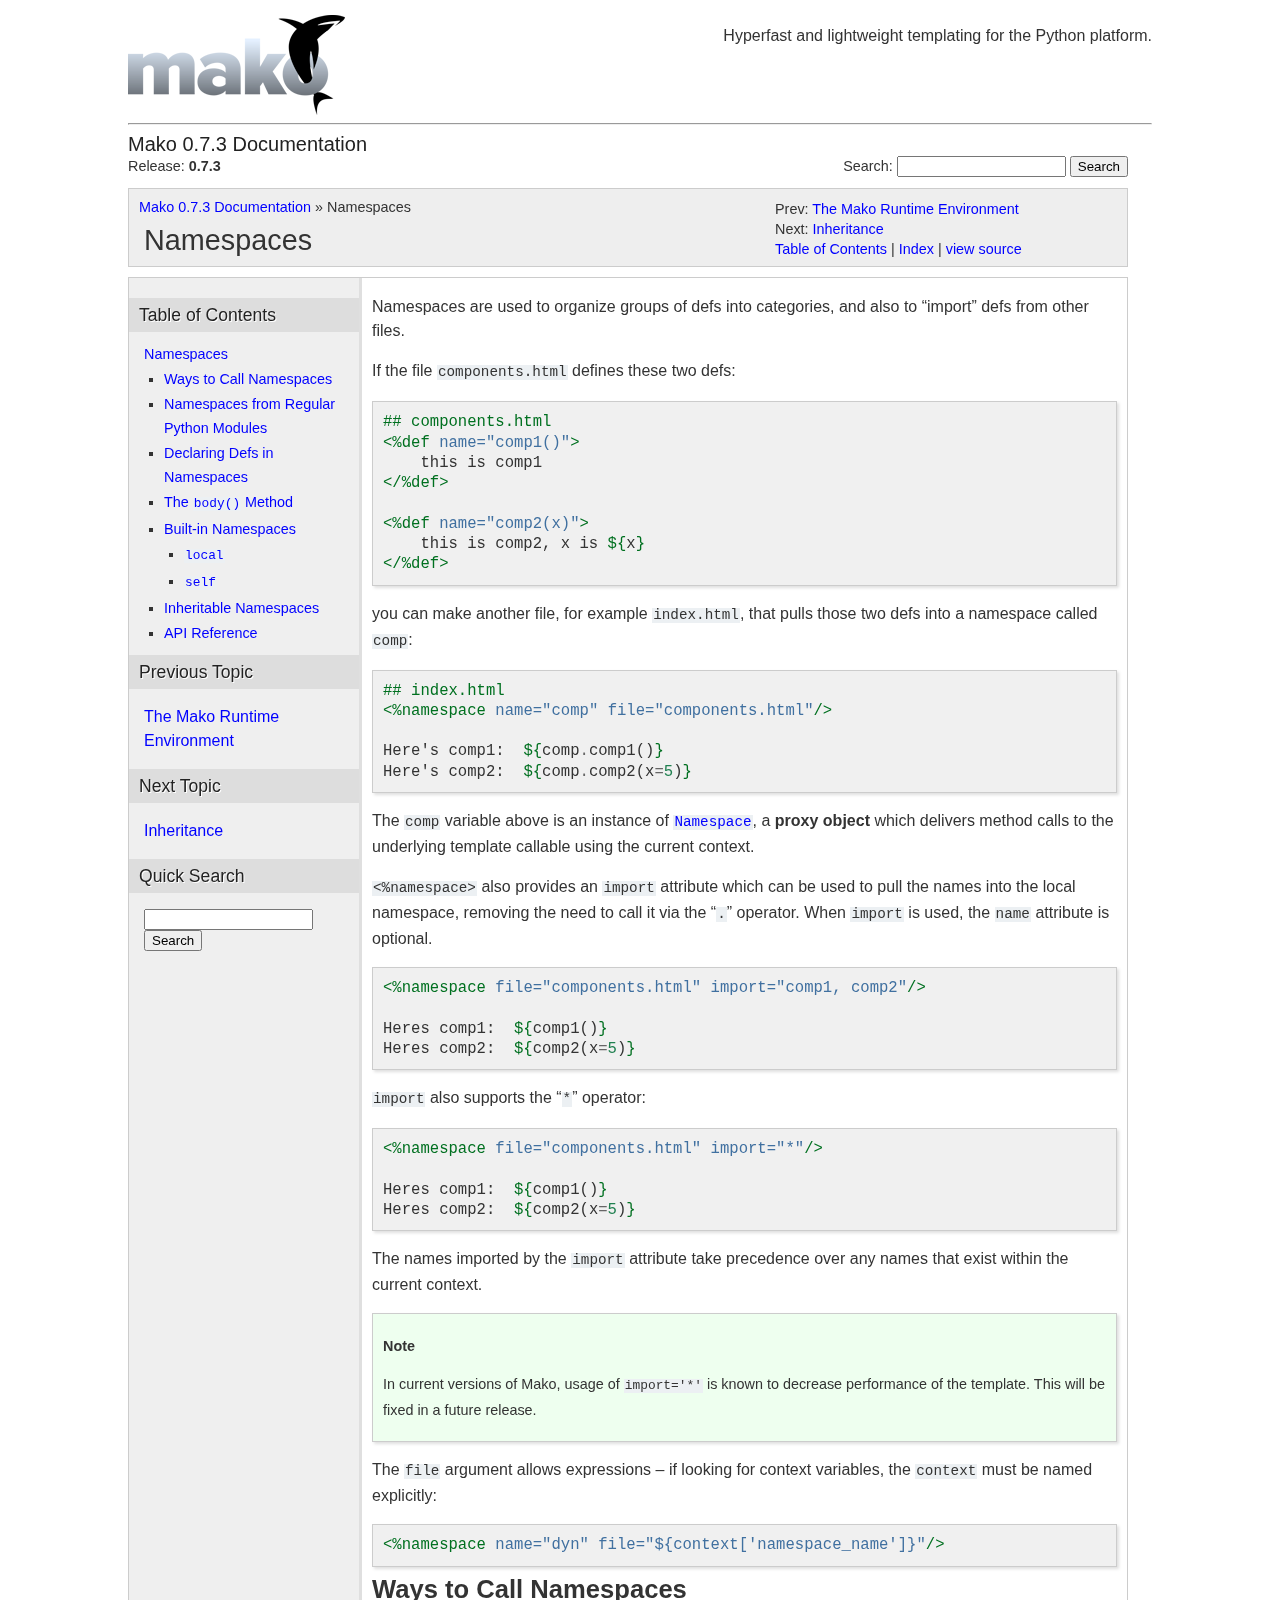
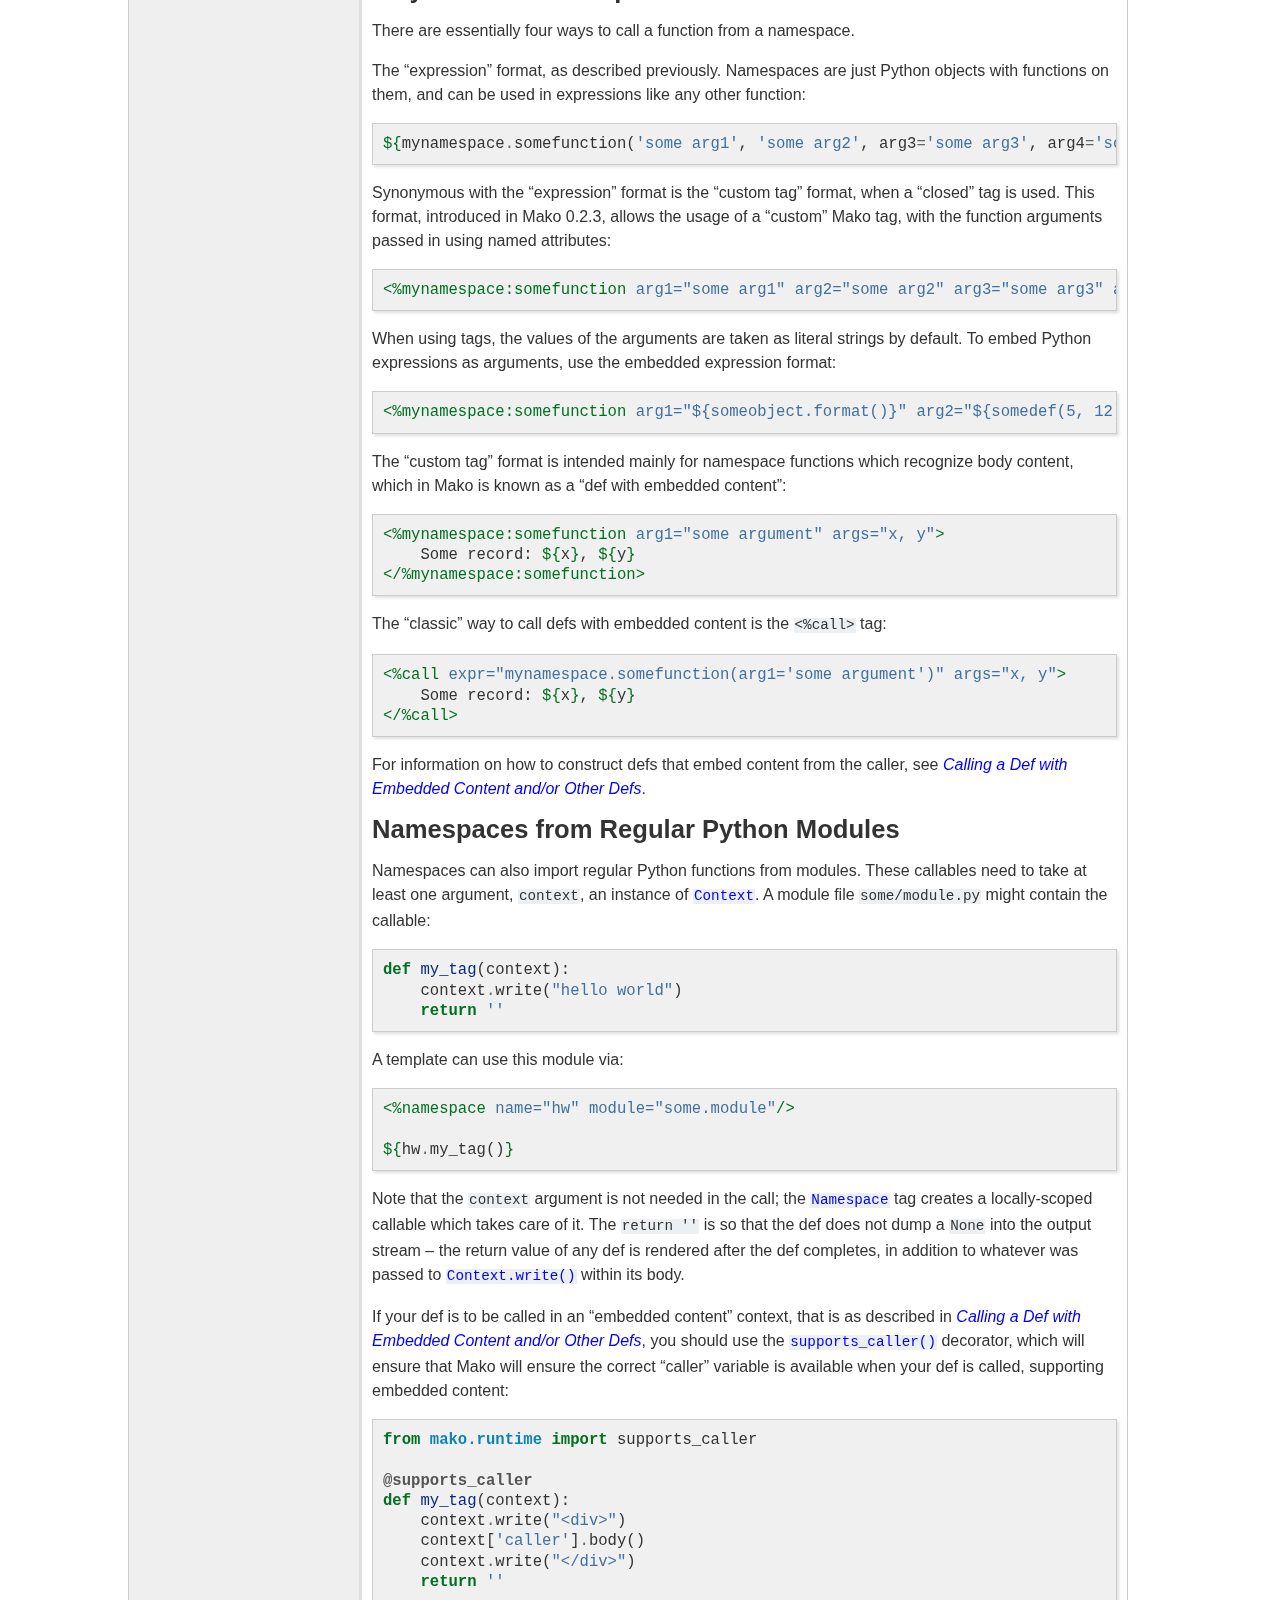
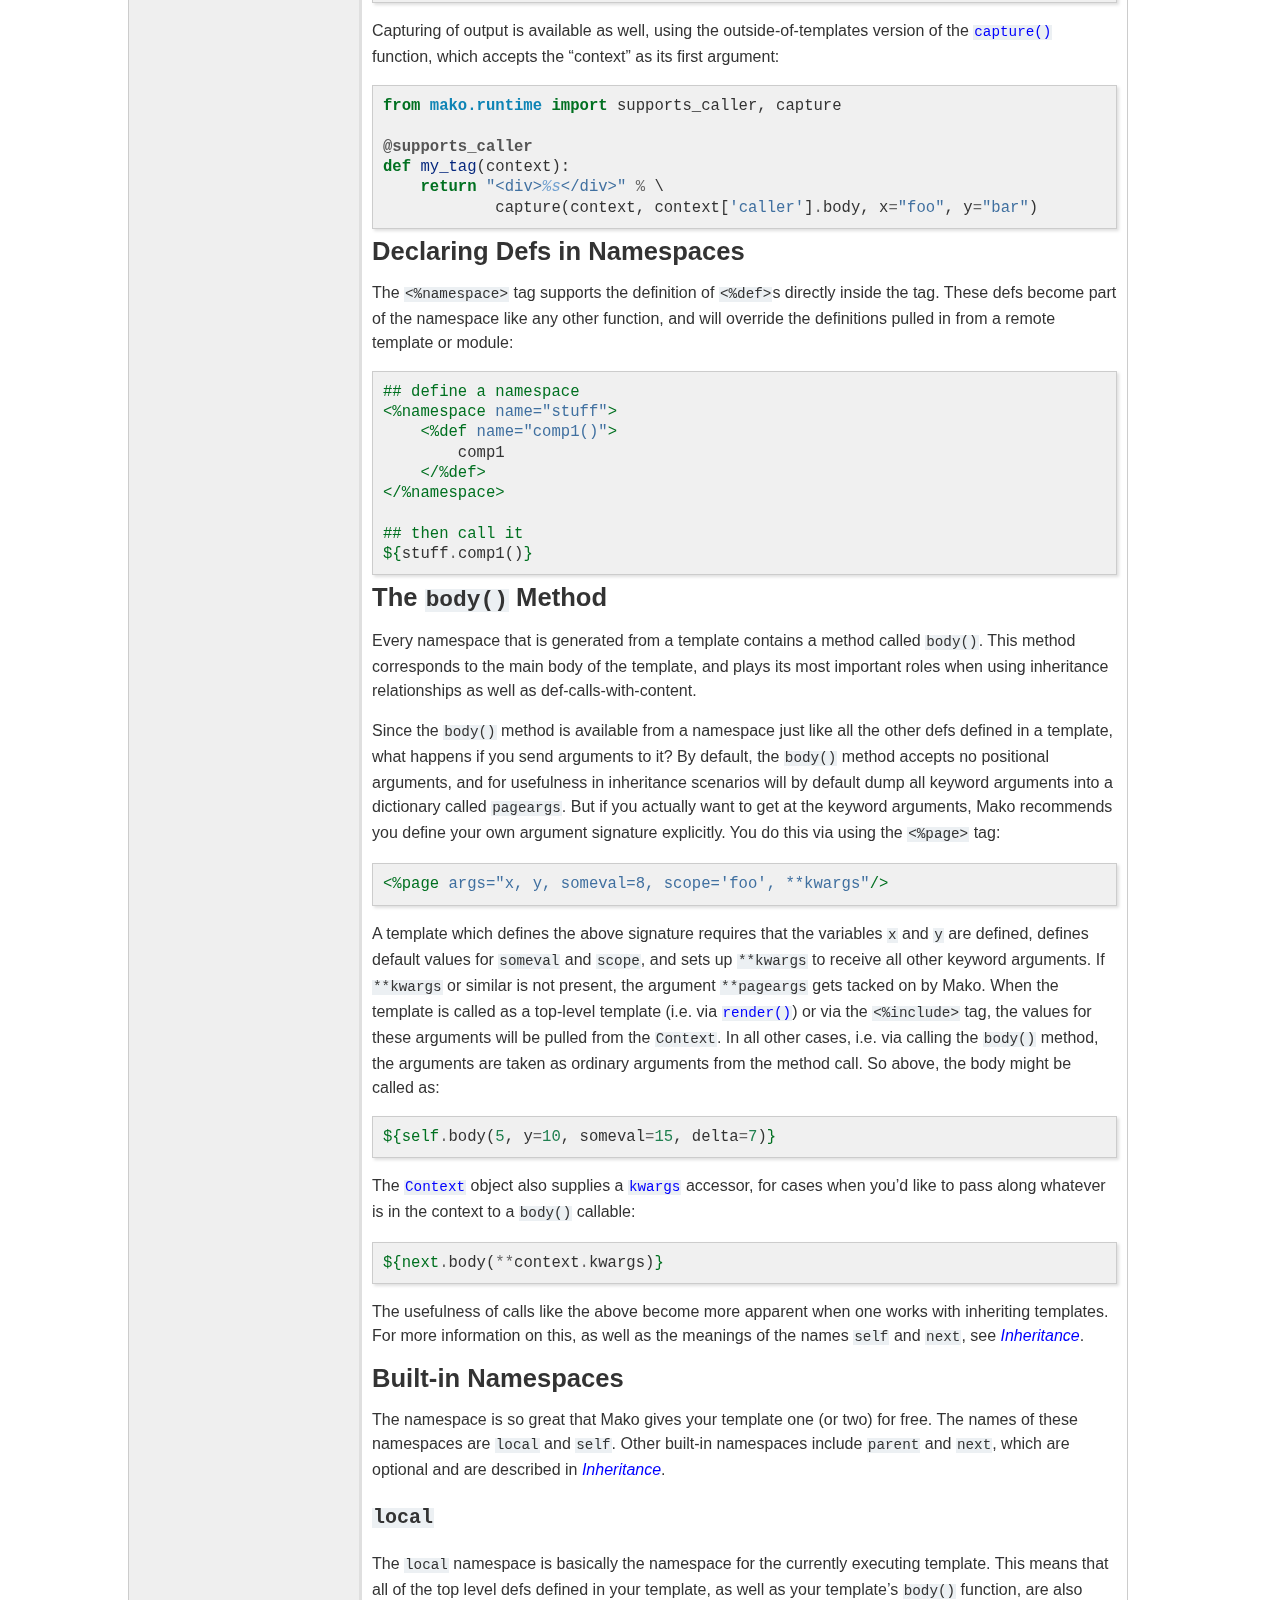
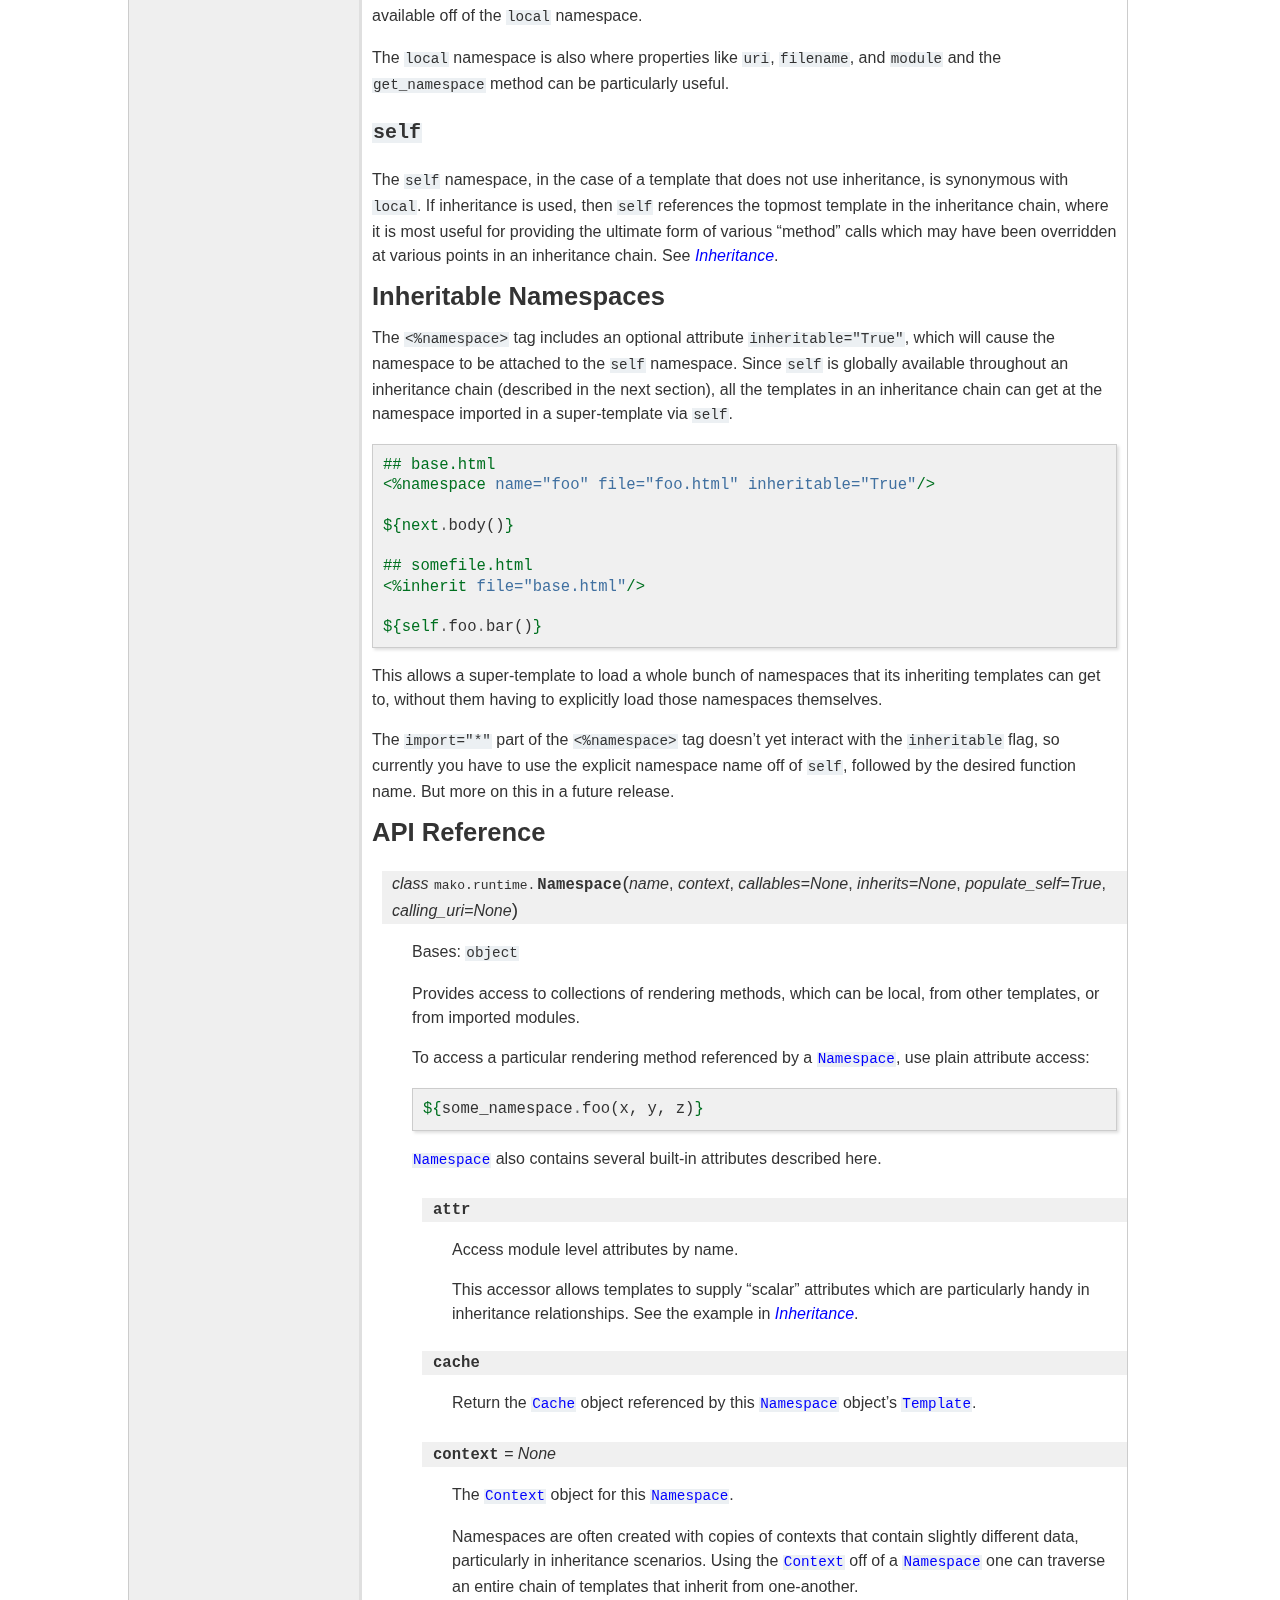
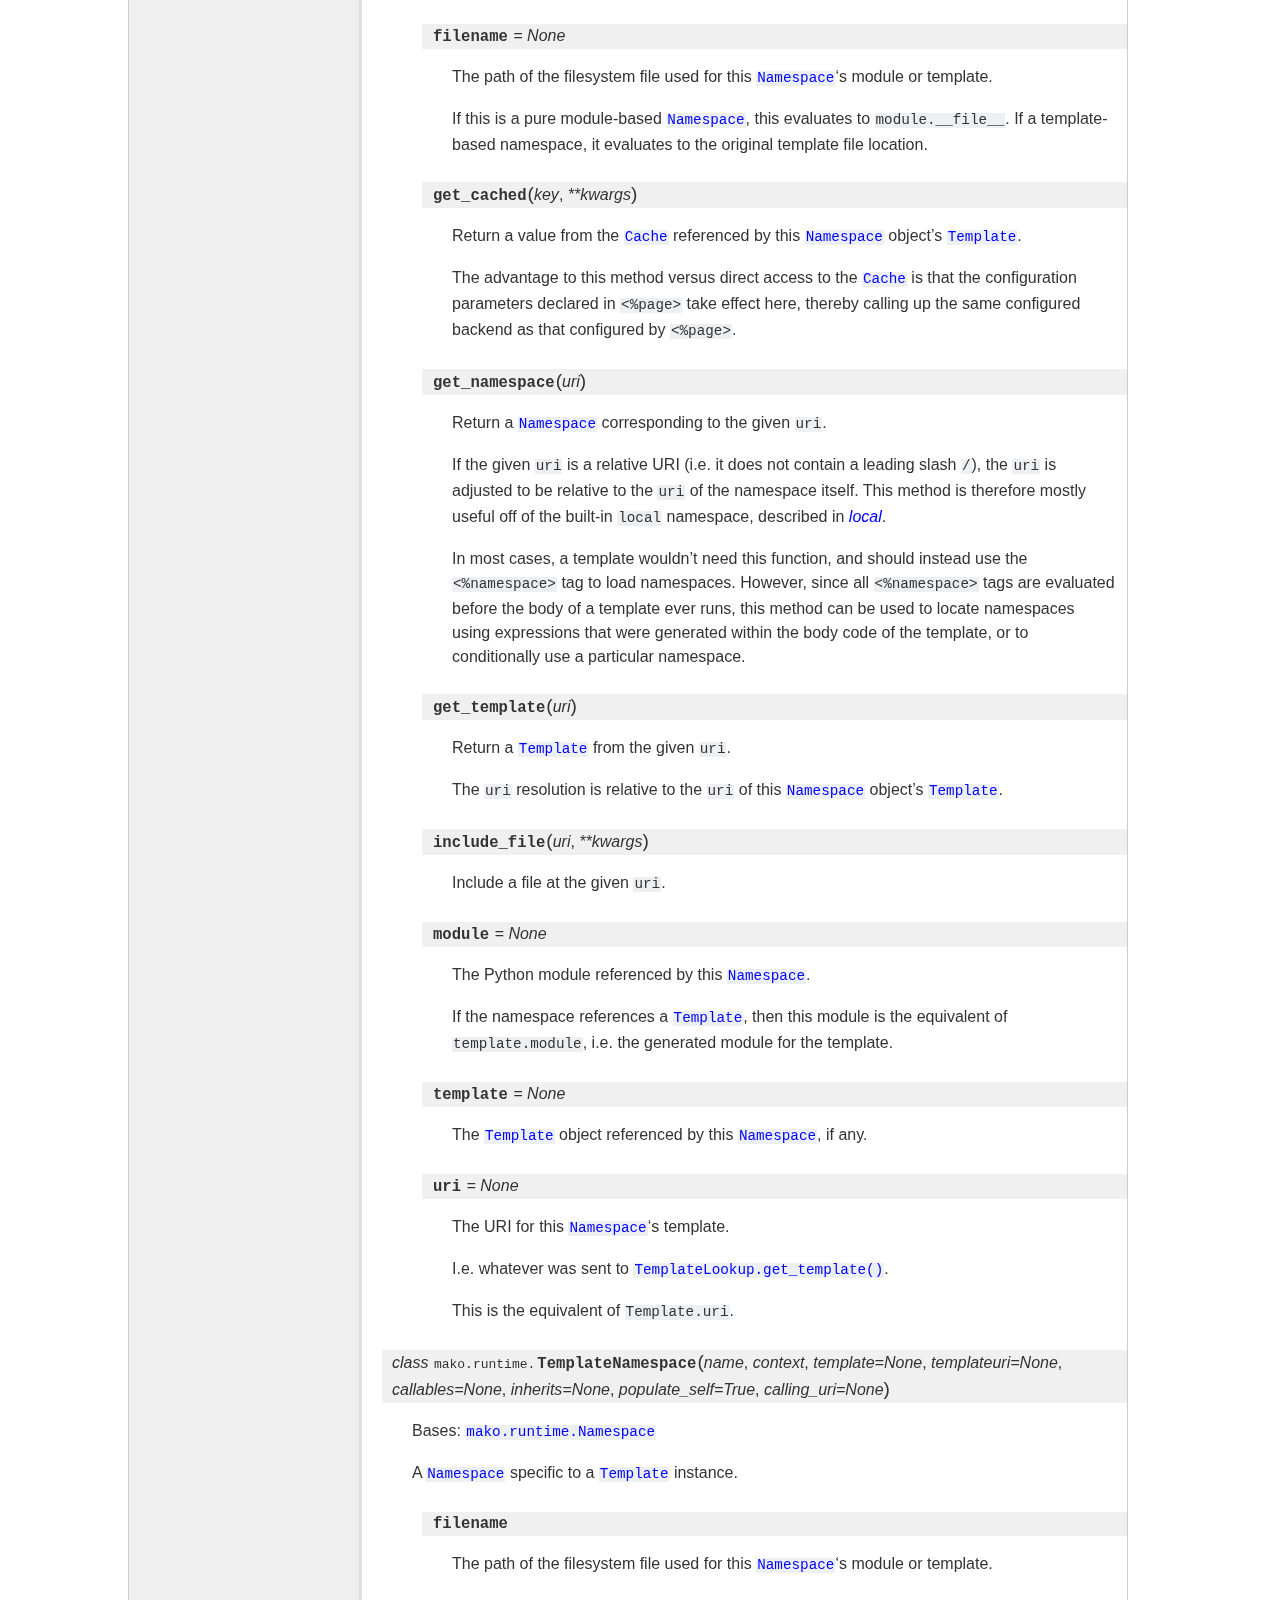
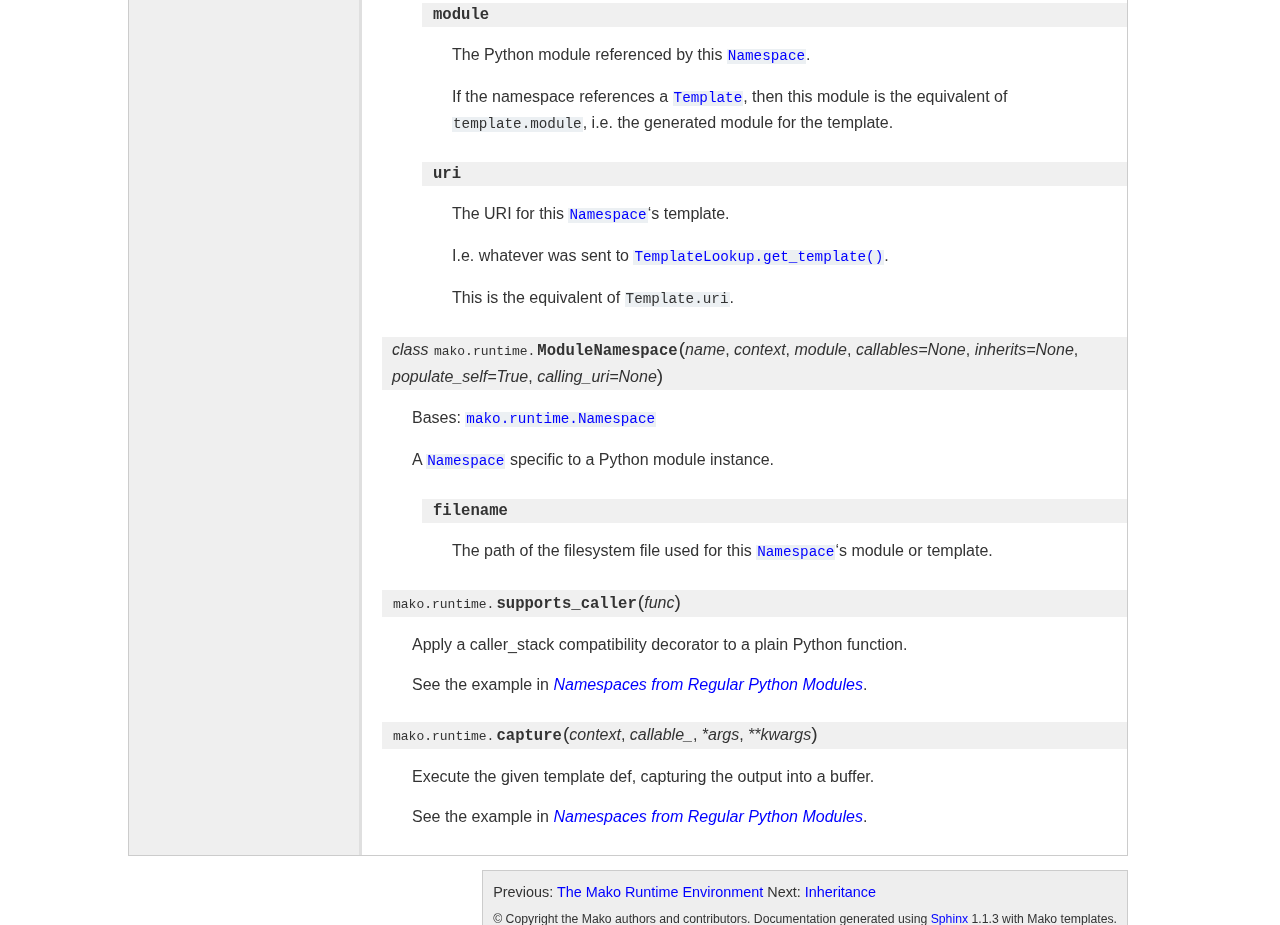
<file: Mako-0.7.3/doc/namespaces.html>
<html xmlns="http://www.w3.org/1999/xhtml">
<meta http-equiv="Content-Type" content="text/html; charset=utf-8"/>
<link rel="shortcut icon" href="/favicon.ico" type="image/x-icon">
<head>
<title>
    
                Namespaces
             &mdash; 
    Mako 0.7.3 Documentation
</title>

    <link rel="stylesheet" href="_static/pygments.css" type="text/css" />
    <link rel="stylesheet" href="_static/docs.css" type="text/css" />

    <script type="text/javascript">
      var DOCUMENTATION_OPTIONS = {
          URL_ROOT:    '#',
          VERSION:     '0.7.3',
          COLLAPSE_MODINDEX: false,
          FILE_SUFFIX: '.html'
      };
    </script>
        <script type="text/javascript" src="_static/jquery.js"></script>
        <script type="text/javascript" src="_static/underscore.js"></script>
        <script type="text/javascript" src="_static/doctools.js"></script>
    <link rel="index" title="Index" href="genindex.html" />
    <link rel="search" title="Search" href="search.html" />
    <link rel="top" title="Mako 0.7.3 Documentation" href="index.html" />
        <link rel="next" title="Inheritance" href="inheritance.html" />
        <link rel="prev" title="The Mako Runtime Environment" href="runtime.html" />

<link rel="stylesheet" href="_static/site.css"></link>


</head>
<body>
    <div id="wrap">
    <div class="rightbar">


    <div class="slogan">
    Hyperfast and lightweight templating for the Python platform.
    </div>


    </div>

    <a href="http://www.makotemplates.org/"><img src="_static/makoLogo.png" /></a>

    <hr/>

    









<div id="docs-container">



<div id="docs-header">
    <h1>Mako 0.7.3 Documentation</h1>

    <div id="docs-search">
    Search:
    <form class="search" action="search.html" method="get">
      <input type="text" name="q" size="18" /> <input type="submit" value="Search" />
      <input type="hidden" name="check_keywords" value="yes" />
      <input type="hidden" name="area" value="default" />
    </form>
    </div>

    <div id="docs-version-header">
        Release: <span class="version-num">0.7.3</span>

    </div>

</div>

<div id="docs-top-navigation">
    <div id="docs-top-page-control" class="docs-navigation-links">
        <ul>
            <li>Prev:
            <a href="runtime.html" title="previous chapter">The Mako Runtime Environment</a>
            </li>
            <li>Next:
            <a href="inheritance.html" title="next chapter">Inheritance</a>
            </li>

        <li>
            <a href="index.html">Table of Contents</a> |
            <a href="genindex.html">Index</a>
            | <a href="_sources/namespaces.txt">view source
        </li>
        </ul>
    </div>

    <div id="docs-navigation-banner">
        <a href="index.html">Mako 0.7.3 Documentation</a>
        » 
                Namespaces
             

        <h2>
            
                Namespaces
            
        </h2>
    </div>

</div>

<div id="docs-body-container">

    <div id="docs-sidebar">
    <h3><a href="index.html">Table of Contents</a></h3>
    <ul>
<li><a class="reference internal" href="#">Namespaces</a><ul>
<li><a class="reference internal" href="#ways-to-call-namespaces">Ways to Call Namespaces</a></li>
<li><a class="reference internal" href="#namespaces-from-regular-python-modules">Namespaces from Regular Python Modules</a></li>
<li><a class="reference internal" href="#declaring-defs-in-namespaces">Declaring Defs in Namespaces</a></li>
<li><a class="reference internal" href="#the-body-method">The <tt class="docutils literal"><span class="pre">body()</span></tt> Method</a></li>
<li><a class="reference internal" href="#built-in-namespaces">Built-in Namespaces</a><ul>
<li><a class="reference internal" href="#local"><tt class="docutils literal"><span class="pre">local</span></tt></a></li>
<li><a class="reference internal" href="#self"><tt class="docutils literal"><span class="pre">self</span></tt></a></li>
</ul>
</li>
<li><a class="reference internal" href="#inheritable-namespaces">Inheritable Namespaces</a></li>
<li><a class="reference internal" href="#api-reference">API Reference</a></li>
</ul>
</li>
</ul>


    <h4>Previous Topic</h4>
    <p>
    <a href="runtime.html" title="previous chapter">The Mako Runtime Environment</a>
    </p>
    <h4>Next Topic</h4>
    <p>
    <a href="inheritance.html" title="next chapter">Inheritance</a>
    </p>

    <h4>Quick Search</h4>
    <p>
    <form class="search" action="search.html" method="get">
      <input type="text" name="q" size="18" /> <input type="submit" value="Search" />
      <input type="hidden" name="check_keywords" value="yes" />
      <input type="hidden" name="area" value="default" />
    </form>
    </p>

    </div>

    <div id="docs-body" class="withsidebar" >
        
<div class="section" id="namespaces">
<span id="namespaces-toplevel"></span><h1>Namespaces<a class="headerlink" href="#namespaces" title="Permalink to this headline">¶</a></h1>
<p>Namespaces are used to organize groups of defs into
categories, and also to &#8220;import&#8221; defs from other files.</p>
<p>If the file <tt class="docutils literal"><span class="pre">components.html</span></tt> defines these two defs:</p>
<div class="highlight-mako"><div class="highlight"><pre><span class="cp">## components.html</span><span class="x"></span>
<span class="cp">&lt;%</span><span class="nb">def</span> <span class="na">name=</span><span class="s">&quot;comp1()&quot;</span><span class="cp">&gt;</span><span class="x"></span>
<span class="x">    this is comp1</span>
<span class="cp">&lt;/%</span><span class="nb">def</span><span class="cp">&gt;</span><span class="x"></span>

<span class="cp">&lt;%</span><span class="nb">def</span> <span class="na">name=</span><span class="s">&quot;comp2(x)&quot;</span><span class="cp">&gt;</span><span class="x"></span>
<span class="x">    this is comp2, x is </span><span class="cp">${</span><span class="n">x</span><span class="cp">}</span><span class="x"></span>
<span class="cp">&lt;/%</span><span class="nb">def</span><span class="cp">&gt;</span><span class="x"></span>
</pre></div>
</div>
<p>you can make another file, for example <tt class="docutils literal"><span class="pre">index.html</span></tt>, that
pulls those two defs into a namespace called <tt class="docutils literal"><span class="pre">comp</span></tt>:</p>
<div class="highlight-mako"><div class="highlight"><pre><span class="cp">## index.html</span><span class="x"></span>
<span class="cp">&lt;%</span><span class="nb">namespace</span> <span class="na">name=</span><span class="s">&quot;comp&quot;</span> <span class="na">file=</span><span class="s">&quot;components.html&quot;</span><span class="cp">/&gt;</span><span class="x"></span>

<span class="x">Here&#39;s comp1:  </span><span class="cp">${</span><span class="n">comp</span><span class="o">.</span><span class="n">comp1</span><span class="p">()</span><span class="cp">}</span><span class="x"></span>
<span class="x">Here&#39;s comp2:  </span><span class="cp">${</span><span class="n">comp</span><span class="o">.</span><span class="n">comp2</span><span class="p">(</span><span class="n">x</span><span class="o">=</span><span class="mi">5</span><span class="p">)</span><span class="cp">}</span><span class="x"></span>
</pre></div>
</div>
<p>The <tt class="docutils literal"><span class="pre">comp</span></tt> variable above is an instance of
<a class="reference internal" href="#mako.runtime.Namespace" title="mako.runtime.Namespace"><tt class="xref py py-class docutils literal"><span class="pre">Namespace</span></tt></a>, a <strong>proxy object</strong> which delivers
method calls to the underlying template callable using the
current context.</p>
<p><tt class="docutils literal"><span class="pre">&lt;%namespace&gt;</span></tt> also provides an <tt class="docutils literal"><span class="pre">import</span></tt> attribute which can
be used to pull the names into the local namespace, removing the
need to call it via the &#8220;<tt class="docutils literal"><span class="pre">.</span></tt>&#8221; operator. When <tt class="docutils literal"><span class="pre">import</span></tt> is used, the
<tt class="docutils literal"><span class="pre">name</span></tt> attribute is optional.</p>
<div class="highlight-mako"><div class="highlight"><pre><span class="cp">&lt;%</span><span class="nb">namespace</span> <span class="na">file=</span><span class="s">&quot;components.html&quot;</span> <span class="na">import=</span><span class="s">&quot;comp1, comp2&quot;</span><span class="cp">/&gt;</span><span class="x"></span>

<span class="x">Heres comp1:  </span><span class="cp">${</span><span class="n">comp1</span><span class="p">()</span><span class="cp">}</span><span class="x"></span>
<span class="x">Heres comp2:  </span><span class="cp">${</span><span class="n">comp2</span><span class="p">(</span><span class="n">x</span><span class="o">=</span><span class="mi">5</span><span class="p">)</span><span class="cp">}</span><span class="x"></span>
</pre></div>
</div>
<p><tt class="docutils literal"><span class="pre">import</span></tt> also supports the &#8220;<tt class="docutils literal"><span class="pre">*</span></tt>&#8221; operator:</p>
<div class="highlight-mako"><div class="highlight"><pre><span class="cp">&lt;%</span><span class="nb">namespace</span> <span class="na">file=</span><span class="s">&quot;components.html&quot;</span> <span class="na">import=</span><span class="s">&quot;*&quot;</span><span class="cp">/&gt;</span><span class="x"></span>

<span class="x">Heres comp1:  </span><span class="cp">${</span><span class="n">comp1</span><span class="p">()</span><span class="cp">}</span><span class="x"></span>
<span class="x">Heres comp2:  </span><span class="cp">${</span><span class="n">comp2</span><span class="p">(</span><span class="n">x</span><span class="o">=</span><span class="mi">5</span><span class="p">)</span><span class="cp">}</span><span class="x"></span>
</pre></div>
</div>
<p>The names imported by the <tt class="docutils literal"><span class="pre">import</span></tt> attribute take precedence
over any names that exist within the current context.</p>
<div class="admonition note">
<p class="first admonition-title">Note</p>
<p class="last">In current versions of Mako, usage of <tt class="docutils literal"><span class="pre">import='*'</span></tt> is
known to decrease performance of the template. This will be
fixed in a future release.</p>
</div>
<p>The <tt class="docutils literal"><span class="pre">file</span></tt> argument allows expressions &#8211; if looking for
context variables, the <tt class="docutils literal"><span class="pre">context</span></tt> must be named explicitly:</p>
<div class="highlight-mako"><div class="highlight"><pre><span class="cp">&lt;%</span><span class="nb">namespace</span> <span class="na">name=</span><span class="s">&quot;dyn&quot;</span> <span class="na">file=</span><span class="s">&quot;${context[&#39;namespace_name&#39;]}&quot;</span><span class="cp">/&gt;</span><span class="x"></span>
</pre></div>
</div>
<div class="section" id="ways-to-call-namespaces">
<h2>Ways to Call Namespaces<a class="headerlink" href="#ways-to-call-namespaces" title="Permalink to this headline">¶</a></h2>
<p>There are essentially four ways to call a function from a
namespace.</p>
<p>The &#8220;expression&#8221; format, as described previously. Namespaces are
just Python objects with functions on them, and can be used in
expressions like any other function:</p>
<div class="highlight-mako"><div class="highlight"><pre><span class="cp">${</span><span class="n">mynamespace</span><span class="o">.</span><span class="n">somefunction</span><span class="p">(</span><span class="s">&#39;some arg1&#39;</span><span class="p">,</span> <span class="s">&#39;some arg2&#39;</span><span class="p">,</span> <span class="n">arg3</span><span class="o">=</span><span class="s">&#39;some arg3&#39;</span><span class="p">,</span> <span class="n">arg4</span><span class="o">=</span><span class="s">&#39;some arg4&#39;</span><span class="p">)</span><span class="cp">}</span><span class="x"></span>
</pre></div>
</div>
<p>Synonymous with the &#8220;expression&#8221; format is the &#8220;custom tag&#8221;
format, when a &#8220;closed&#8221; tag is used. This format, introduced in
Mako 0.2.3, allows the usage of a &#8220;custom&#8221; Mako tag, with the
function arguments passed in using named attributes:</p>
<div class="highlight-mako"><div class="highlight"><pre><span class="cp">&lt;%</span><span class="nb">mynamespace:somefunction</span> <span class="na">arg1=</span><span class="s">&quot;some arg1&quot;</span> <span class="na">arg2=</span><span class="s">&quot;some arg2&quot;</span> <span class="na">arg3=</span><span class="s">&quot;some arg3&quot;</span> <span class="na">arg4=</span><span class="s">&quot;some arg4&quot;</span><span class="cp">/&gt;</span><span class="x"></span>
</pre></div>
</div>
<p>When using tags, the values of the arguments are taken as
literal strings by default. To embed Python expressions as
arguments, use the embedded expression format:</p>
<div class="highlight-mako"><div class="highlight"><pre><span class="cp">&lt;%</span><span class="nb">mynamespace:somefunction</span> <span class="na">arg1=</span><span class="s">&quot;${someobject.format()}&quot;</span> <span class="na">arg2=</span><span class="s">&quot;${somedef(5, 12)}&quot;</span><span class="cp">/&gt;</span><span class="x"></span>
</pre></div>
</div>
<p>The &#8220;custom tag&#8221; format is intended mainly for namespace
functions which recognize body content, which in Mako is known
as a &#8220;def with embedded content&#8221;:</p>
<div class="highlight-mako"><div class="highlight"><pre><span class="cp">&lt;%</span><span class="nb">mynamespace:somefunction</span> <span class="na">arg1=</span><span class="s">&quot;some argument&quot;</span> <span class="na">args=</span><span class="s">&quot;x, y&quot;</span><span class="cp">&gt;</span><span class="x"></span>
<span class="x">    Some record: </span><span class="cp">${</span><span class="n">x</span><span class="cp">}</span><span class="x">, </span><span class="cp">${</span><span class="n">y</span><span class="cp">}</span><span class="x"></span>
<span class="cp">&lt;/%</span><span class="nb">mynamespace:somefunction</span><span class="cp">&gt;</span><span class="x"></span>
</pre></div>
</div>
<p>The &#8220;classic&#8221; way to call defs with embedded content is the <tt class="docutils literal"><span class="pre">&lt;%call&gt;</span></tt> tag:</p>
<div class="highlight-mako"><div class="highlight"><pre><span class="cp">&lt;%</span><span class="nb">call</span> <span class="na">expr=</span><span class="s">&quot;mynamespace.somefunction(arg1=&#39;some argument&#39;)&quot;</span> <span class="na">args=</span><span class="s">&quot;x, y&quot;</span><span class="cp">&gt;</span><span class="x"></span>
<span class="x">    Some record: </span><span class="cp">${</span><span class="n">x</span><span class="cp">}</span><span class="x">, </span><span class="cp">${</span><span class="n">y</span><span class="cp">}</span><span class="x"></span>
<span class="cp">&lt;/%</span><span class="nb">call</span><span class="cp">&gt;</span><span class="x"></span>
</pre></div>
</div>
<p>For information on how to construct defs that embed content from
the caller, see <a class="reference internal" href="defs.html#defs-with-content"><em>Calling a Def with Embedded Content and/or Other Defs</em></a>.</p>
</div>
<div class="section" id="namespaces-from-regular-python-modules">
<span id="namespaces-python-modules"></span><h2>Namespaces from Regular Python Modules<a class="headerlink" href="#namespaces-from-regular-python-modules" title="Permalink to this headline">¶</a></h2>
<p>Namespaces can also import regular Python functions from
modules. These callables need to take at least one argument,
<tt class="docutils literal"><span class="pre">context</span></tt>, an instance of <a class="reference internal" href="runtime.html#mako.runtime.Context" title="mako.runtime.Context"><tt class="xref py py-class docutils literal"><span class="pre">Context</span></tt></a>. A module file
<tt class="docutils literal"><span class="pre">some/module.py</span></tt> might contain the callable:</p>
<div class="highlight-python"><div class="highlight"><pre><span class="k">def</span> <span class="nf">my_tag</span><span class="p">(</span><span class="n">context</span><span class="p">):</span>
    <span class="n">context</span><span class="o">.</span><span class="n">write</span><span class="p">(</span><span class="s">&quot;hello world&quot;</span><span class="p">)</span>
    <span class="k">return</span> <span class="s">&#39;&#39;</span>
</pre></div>
</div>
<p>A template can use this module via:</p>
<div class="highlight-mako"><div class="highlight"><pre><span class="cp">&lt;%</span><span class="nb">namespace</span> <span class="na">name=</span><span class="s">&quot;hw&quot;</span> <span class="na">module=</span><span class="s">&quot;some.module&quot;</span><span class="cp">/&gt;</span><span class="x"></span>

<span class="cp">${</span><span class="n">hw</span><span class="o">.</span><span class="n">my_tag</span><span class="p">()</span><span class="cp">}</span><span class="x"></span>
</pre></div>
</div>
<p>Note that the <tt class="docutils literal"><span class="pre">context</span></tt> argument is not needed in the call;
the <a class="reference internal" href="#mako.runtime.Namespace" title="mako.runtime.Namespace"><tt class="xref py py-class docutils literal"><span class="pre">Namespace</span></tt></a> tag creates a locally-scoped callable which
takes care of it. The <tt class="docutils literal"><span class="pre">return</span> <span class="pre">''</span></tt> is so that the def does not
dump a <tt class="docutils literal"><span class="pre">None</span></tt> into the output stream &#8211; the return value of any
def is rendered after the def completes, in addition to whatever
was passed to <a class="reference internal" href="runtime.html#mako.runtime.Context.write" title="mako.runtime.Context.write"><tt class="xref py py-meth docutils literal"><span class="pre">Context.write()</span></tt></a> within its body.</p>
<p>If your def is to be called in an &#8220;embedded content&#8221; context,
that is as described in <a class="reference internal" href="defs.html#defs-with-content"><em>Calling a Def with Embedded Content and/or Other Defs</em></a>, you should use
the <a class="reference internal" href="#mako.runtime.supports_caller" title="mako.runtime.supports_caller"><tt class="xref py py-func docutils literal"><span class="pre">supports_caller()</span></tt></a> decorator, which will ensure that Mako
will ensure the correct &#8220;caller&#8221; variable is available when your
def is called, supporting embedded content:</p>
<div class="highlight-python"><div class="highlight"><pre><span class="kn">from</span> <span class="nn">mako.runtime</span> <span class="kn">import</span> <span class="n">supports_caller</span>

<span class="nd">@supports_caller</span>
<span class="k">def</span> <span class="nf">my_tag</span><span class="p">(</span><span class="n">context</span><span class="p">):</span>
    <span class="n">context</span><span class="o">.</span><span class="n">write</span><span class="p">(</span><span class="s">&quot;&lt;div&gt;&quot;</span><span class="p">)</span>
    <span class="n">context</span><span class="p">[</span><span class="s">&#39;caller&#39;</span><span class="p">]</span><span class="o">.</span><span class="n">body</span><span class="p">()</span>
    <span class="n">context</span><span class="o">.</span><span class="n">write</span><span class="p">(</span><span class="s">&quot;&lt;/div&gt;&quot;</span><span class="p">)</span>
    <span class="k">return</span> <span class="s">&#39;&#39;</span>
</pre></div>
</div>
<p>Capturing of output is available as well, using the
outside-of-templates version of the <a class="reference internal" href="#mako.runtime.capture" title="mako.runtime.capture"><tt class="xref py py-func docutils literal"><span class="pre">capture()</span></tt></a> function,
which accepts the &#8220;context&#8221; as its first argument:</p>
<div class="highlight-python"><div class="highlight"><pre><span class="kn">from</span> <span class="nn">mako.runtime</span> <span class="kn">import</span> <span class="n">supports_caller</span><span class="p">,</span> <span class="n">capture</span>

<span class="nd">@supports_caller</span>
<span class="k">def</span> <span class="nf">my_tag</span><span class="p">(</span><span class="n">context</span><span class="p">):</span>
    <span class="k">return</span> <span class="s">&quot;&lt;div&gt;</span><span class="si">%s</span><span class="s">&lt;/div&gt;&quot;</span> <span class="o">%</span> \
            <span class="n">capture</span><span class="p">(</span><span class="n">context</span><span class="p">,</span> <span class="n">context</span><span class="p">[</span><span class="s">&#39;caller&#39;</span><span class="p">]</span><span class="o">.</span><span class="n">body</span><span class="p">,</span> <span class="n">x</span><span class="o">=</span><span class="s">&quot;foo&quot;</span><span class="p">,</span> <span class="n">y</span><span class="o">=</span><span class="s">&quot;bar&quot;</span><span class="p">)</span>
</pre></div>
</div>
</div>
<div class="section" id="declaring-defs-in-namespaces">
<h2>Declaring Defs in Namespaces<a class="headerlink" href="#declaring-defs-in-namespaces" title="Permalink to this headline">¶</a></h2>
<p>The <tt class="docutils literal"><span class="pre">&lt;%namespace&gt;</span></tt> tag supports the definition of <tt class="docutils literal"><span class="pre">&lt;%def&gt;</span></tt>s
directly inside the tag. These defs become part of the namespace
like any other function, and will override the definitions
pulled in from a remote template or module:</p>
<div class="highlight-mako"><div class="highlight"><pre><span class="cp">## define a namespace</span><span class="x"></span>
<span class="cp">&lt;%</span><span class="nb">namespace</span> <span class="na">name=</span><span class="s">&quot;stuff&quot;</span><span class="cp">&gt;</span><span class="x"></span>
<span class="x">    </span><span class="cp">&lt;%</span><span class="nb">def</span> <span class="na">name=</span><span class="s">&quot;comp1()&quot;</span><span class="cp">&gt;</span><span class="x"></span>
<span class="x">        comp1</span>
<span class="x">    </span><span class="cp">&lt;/%</span><span class="nb">def</span><span class="cp">&gt;</span><span class="x"></span>
<span class="cp">&lt;/%</span><span class="nb">namespace</span><span class="cp">&gt;</span>

<span class="cp">## then call it</span><span class="x"></span>
<span class="cp">${</span><span class="n">stuff</span><span class="o">.</span><span class="n">comp1</span><span class="p">()</span><span class="cp">}</span><span class="x"></span>
</pre></div>
</div>
</div>
<div class="section" id="the-body-method">
<span id="namespaces-body"></span><h2>The <tt class="docutils literal"><span class="pre">body()</span></tt> Method<a class="headerlink" href="#the-body-method" title="Permalink to this headline">¶</a></h2>
<p>Every namespace that is generated from a template contains a
method called <tt class="docutils literal"><span class="pre">body()</span></tt>. This method corresponds to the main
body of the template, and plays its most important roles when
using inheritance relationships as well as
def-calls-with-content.</p>
<p>Since the <tt class="docutils literal"><span class="pre">body()</span></tt> method is available from a namespace just
like all the other defs defined in a template, what happens if
you send arguments to it? By default, the <tt class="docutils literal"><span class="pre">body()</span></tt> method
accepts no positional arguments, and for usefulness in
inheritance scenarios will by default dump all keyword arguments
into a dictionary called <tt class="docutils literal"><span class="pre">pageargs</span></tt>. But if you actually want
to get at the keyword arguments, Mako recommends you define your
own argument signature explicitly. You do this via using the
<tt class="docutils literal"><span class="pre">&lt;%page&gt;</span></tt> tag:</p>
<div class="highlight-mako"><div class="highlight"><pre><span class="cp">&lt;%</span><span class="nb">page</span> <span class="na">args=</span><span class="s">&quot;x, y, someval=8, scope=&#39;foo&#39;, **kwargs&quot;</span><span class="cp">/&gt;</span><span class="x"></span>
</pre></div>
</div>
<p>A template which defines the above signature requires that the
variables <tt class="docutils literal"><span class="pre">x</span></tt> and <tt class="docutils literal"><span class="pre">y</span></tt> are defined, defines default values
for <tt class="docutils literal"><span class="pre">someval</span></tt> and <tt class="docutils literal"><span class="pre">scope</span></tt>, and sets up <tt class="docutils literal"><span class="pre">**kwargs</span></tt> to
receive all other keyword arguments. If <tt class="docutils literal"><span class="pre">**kwargs</span></tt> or similar
is not present, the argument <tt class="docutils literal"><span class="pre">**pageargs</span></tt> gets tacked on by
Mako. When the template is called as a top-level template (i.e.
via <a class="reference internal" href="usage.html#mako.template.Template.render" title="mako.template.Template.render"><tt class="xref py py-meth docutils literal"><span class="pre">render()</span></tt></a>) or via the <tt class="docutils literal"><span class="pre">&lt;%include&gt;</span></tt> tag, the
values for these arguments will be pulled from the <tt class="docutils literal"><span class="pre">Context</span></tt>.
In all other cases, i.e. via calling the <tt class="docutils literal"><span class="pre">body()</span></tt> method, the
arguments are taken as ordinary arguments from the method call.
So above, the body might be called as:</p>
<div class="highlight-mako"><div class="highlight"><pre><span class="cp">${</span><span class="bp">self</span><span class="o">.</span><span class="n">body</span><span class="p">(</span><span class="mi">5</span><span class="p">,</span> <span class="n">y</span><span class="o">=</span><span class="mi">10</span><span class="p">,</span> <span class="n">someval</span><span class="o">=</span><span class="mi">15</span><span class="p">,</span> <span class="n">delta</span><span class="o">=</span><span class="mi">7</span><span class="p">)</span><span class="cp">}</span><span class="x"></span>
</pre></div>
</div>
<p>The <a class="reference internal" href="runtime.html#mako.runtime.Context" title="mako.runtime.Context"><tt class="xref py py-class docutils literal"><span class="pre">Context</span></tt></a> object also supplies a <a class="reference internal" href="runtime.html#mako.runtime.Context.kwargs" title="mako.runtime.Context.kwargs"><tt class="xref py py-attr docutils literal"><span class="pre">kwargs</span></tt></a> accessor, for
cases when you&#8217;d like to pass along whatever is in the context to
a <tt class="docutils literal"><span class="pre">body()</span></tt> callable:</p>
<div class="highlight-mako"><div class="highlight"><pre><span class="cp">${</span><span class="nb">next</span><span class="o">.</span><span class="n">body</span><span class="p">(</span><span class="o">**</span><span class="n">context</span><span class="o">.</span><span class="n">kwargs</span><span class="p">)</span><span class="cp">}</span><span class="x"></span>
</pre></div>
</div>
<p>The usefulness of calls like the above become more apparent when
one works with inheriting templates. For more information on
this, as well as the meanings of the names <tt class="docutils literal"><span class="pre">self</span></tt> and
<tt class="docutils literal"><span class="pre">next</span></tt>, see <a class="reference internal" href="inheritance.html"><em>Inheritance</em></a>.</p>
</div>
<div class="section" id="built-in-namespaces">
<span id="namespaces-builtin"></span><h2>Built-in Namespaces<a class="headerlink" href="#built-in-namespaces" title="Permalink to this headline">¶</a></h2>
<p>The namespace is so great that Mako gives your template one (or
two) for free. The names of these namespaces are <tt class="docutils literal"><span class="pre">local</span></tt> and
<tt class="docutils literal"><span class="pre">self</span></tt>. Other built-in namespaces include <tt class="docutils literal"><span class="pre">parent</span></tt> and
<tt class="docutils literal"><span class="pre">next</span></tt>, which are optional and are described in
<a class="reference internal" href="inheritance.html"><em>Inheritance</em></a>.</p>
<div class="section" id="local">
<span id="namespace-local"></span><h3><tt class="docutils literal"><span class="pre">local</span></tt><a class="headerlink" href="#local" title="Permalink to this headline">¶</a></h3>
<p>The <tt class="docutils literal"><span class="pre">local</span></tt> namespace is basically the namespace for the
currently executing template. This means that all of the top
level defs defined in your template, as well as your template&#8217;s
<tt class="docutils literal"><span class="pre">body()</span></tt> function, are also available off of the <tt class="docutils literal"><span class="pre">local</span></tt>
namespace.</p>
<p>The <tt class="docutils literal"><span class="pre">local</span></tt> namespace is also where properties like <tt class="docutils literal"><span class="pre">uri</span></tt>,
<tt class="docutils literal"><span class="pre">filename</span></tt>, and <tt class="docutils literal"><span class="pre">module</span></tt> and the <tt class="docutils literal"><span class="pre">get_namespace</span></tt> method
can be particularly useful.</p>
</div>
<div class="section" id="self">
<span id="namespace-self"></span><h3><tt class="docutils literal"><span class="pre">self</span></tt><a class="headerlink" href="#self" title="Permalink to this headline">¶</a></h3>
<p>The <tt class="docutils literal"><span class="pre">self</span></tt> namespace, in the case of a template that does not
use inheritance, is synonymous with <tt class="docutils literal"><span class="pre">local</span></tt>. If inheritance is
used, then <tt class="docutils literal"><span class="pre">self</span></tt> references the topmost template in the
inheritance chain, where it is most useful for providing the
ultimate form of various &#8220;method&#8221; calls which may have been
overridden at various points in an inheritance chain. See
<a class="reference internal" href="inheritance.html"><em>Inheritance</em></a>.</p>
</div>
</div>
<div class="section" id="inheritable-namespaces">
<h2>Inheritable Namespaces<a class="headerlink" href="#inheritable-namespaces" title="Permalink to this headline">¶</a></h2>
<p>The <tt class="docutils literal"><span class="pre">&lt;%namespace&gt;</span></tt> tag includes an optional attribute
<tt class="docutils literal"><span class="pre">inheritable=&quot;True&quot;</span></tt>, which will cause the namespace to be
attached to the <tt class="docutils literal"><span class="pre">self</span></tt> namespace. Since <tt class="docutils literal"><span class="pre">self</span></tt> is globally
available throughout an inheritance chain (described in the next
section), all the templates in an inheritance chain can get at
the namespace imported in a super-template via <tt class="docutils literal"><span class="pre">self</span></tt>.</p>
<div class="highlight-mako"><div class="highlight"><pre><span class="cp">## base.html</span><span class="x"></span>
<span class="cp">&lt;%</span><span class="nb">namespace</span> <span class="na">name=</span><span class="s">&quot;foo&quot;</span> <span class="na">file=</span><span class="s">&quot;foo.html&quot;</span> <span class="na">inheritable=</span><span class="s">&quot;True&quot;</span><span class="cp">/&gt;</span><span class="x"></span>

<span class="cp">${</span><span class="nb">next</span><span class="o">.</span><span class="n">body</span><span class="p">()</span><span class="cp">}</span>

<span class="cp">## somefile.html</span><span class="x"></span>
<span class="cp">&lt;%</span><span class="nb">inherit</span> <span class="na">file=</span><span class="s">&quot;base.html&quot;</span><span class="cp">/&gt;</span><span class="x"></span>

<span class="cp">${</span><span class="bp">self</span><span class="o">.</span><span class="n">foo</span><span class="o">.</span><span class="n">bar</span><span class="p">()</span><span class="cp">}</span><span class="x"></span>
</pre></div>
</div>
<p>This allows a super-template to load a whole bunch of namespaces
that its inheriting templates can get to, without them having to
explicitly load those namespaces themselves.</p>
<p>The <tt class="docutils literal"><span class="pre">import=&quot;*&quot;</span></tt> part of the <tt class="docutils literal"><span class="pre">&lt;%namespace&gt;</span></tt> tag doesn&#8217;t yet
interact with the <tt class="docutils literal"><span class="pre">inheritable</span></tt> flag, so currently you have to
use the explicit namespace name off of <tt class="docutils literal"><span class="pre">self</span></tt>, followed by the
desired function name. But more on this in a future release.</p>
</div>
<div class="section" id="api-reference">
<h2>API Reference<a class="headerlink" href="#api-reference" title="Permalink to this headline">¶</a></h2>
<dl class="class">
<dt id="mako.runtime.Namespace">
<em class="property">class </em><tt class="descclassname">mako.runtime.</tt><tt class="descname">Namespace</tt><big>(</big><em>name</em>, <em>context</em>, <em>callables=None</em>, <em>inherits=None</em>, <em>populate_self=True</em>, <em>calling_uri=None</em><big>)</big><a class="headerlink" href="#mako.runtime.Namespace" title="Permalink to this definition">¶</a></dt>
<dd><p>Bases: <tt class="xref py py-class docutils literal"><span class="pre">object</span></tt></p>
<p>Provides access to collections of rendering methods, which
can be local, from other templates, or from imported modules.</p>
<p>To access a particular rendering method referenced by a
<a class="reference internal" href="#mako.runtime.Namespace" title="mako.runtime.Namespace"><tt class="xref py py-class docutils literal"><span class="pre">Namespace</span></tt></a>, use plain attribute access:</p>
<div class="highlight-mako"><div class="highlight"><pre><span class="cp">${</span><span class="n">some_namespace</span><span class="o">.</span><span class="n">foo</span><span class="p">(</span><span class="n">x</span><span class="p">,</span> <span class="n">y</span><span class="p">,</span> <span class="n">z</span><span class="p">)</span><span class="cp">}</span><span class="x"></span>
</pre></div>
</div>
<p><a class="reference internal" href="#mako.runtime.Namespace" title="mako.runtime.Namespace"><tt class="xref py py-class docutils literal"><span class="pre">Namespace</span></tt></a> also contains several built-in attributes
described here.</p>
<dl class="attribute">
<dt id="mako.runtime.Namespace.attr">
<tt class="descname">attr</tt><a class="headerlink" href="#mako.runtime.Namespace.attr" title="Permalink to this definition">¶</a></dt>
<dd><p>Access module level attributes by name.</p>
<p>This accessor allows templates to supply &#8220;scalar&#8221;
attributes which are particularly handy in inheritance
relationships. See the example in
<a class="reference internal" href="inheritance.html"><em>Inheritance</em></a>.</p>
</dd></dl>

<dl class="attribute">
<dt id="mako.runtime.Namespace.cache">
<tt class="descname">cache</tt><a class="headerlink" href="#mako.runtime.Namespace.cache" title="Permalink to this definition">¶</a></dt>
<dd><p>Return the <a class="reference internal" href="caching.html#mako.cache.Cache" title="mako.cache.Cache"><tt class="xref py py-class docutils literal"><span class="pre">Cache</span></tt></a> object referenced
by this <a class="reference internal" href="#mako.runtime.Namespace" title="mako.runtime.Namespace"><tt class="xref py py-class docutils literal"><span class="pre">Namespace</span></tt></a> object&#8217;s
<a class="reference internal" href="usage.html#mako.template.Template" title="mako.template.Template"><tt class="xref py py-class docutils literal"><span class="pre">Template</span></tt></a>.</p>
</dd></dl>

<dl class="attribute">
<dt id="mako.runtime.Namespace.context">
<tt class="descname">context</tt><em class="property"> = None</em><a class="headerlink" href="#mako.runtime.Namespace.context" title="Permalink to this definition">¶</a></dt>
<dd><p>The <a class="reference internal" href="runtime.html#mako.runtime.Context" title="mako.runtime.Context"><tt class="xref py py-class docutils literal"><span class="pre">Context</span></tt></a> object for this <a class="reference internal" href="#mako.runtime.Namespace" title="mako.runtime.Namespace"><tt class="xref py py-class docutils literal"><span class="pre">Namespace</span></tt></a>.</p>
<p>Namespaces are often created with copies of contexts that
contain slightly different data, particularly in inheritance
scenarios. Using the <a class="reference internal" href="runtime.html#mako.runtime.Context" title="mako.runtime.Context"><tt class="xref py py-class docutils literal"><span class="pre">Context</span></tt></a> off of a <a class="reference internal" href="#mako.runtime.Namespace" title="mako.runtime.Namespace"><tt class="xref py py-class docutils literal"><span class="pre">Namespace</span></tt></a> one
can traverse an entire chain of templates that inherit from
one-another.</p>
</dd></dl>

<dl class="attribute">
<dt id="mako.runtime.Namespace.filename">
<tt class="descname">filename</tt><em class="property"> = None</em><a class="headerlink" href="#mako.runtime.Namespace.filename" title="Permalink to this definition">¶</a></dt>
<dd><p>The path of the filesystem file used for this
<a class="reference internal" href="#mako.runtime.Namespace" title="mako.runtime.Namespace"><tt class="xref py py-class docutils literal"><span class="pre">Namespace</span></tt></a>&#8216;s module or template.</p>
<p>If this is a pure module-based
<a class="reference internal" href="#mako.runtime.Namespace" title="mako.runtime.Namespace"><tt class="xref py py-class docutils literal"><span class="pre">Namespace</span></tt></a>, this evaluates to <tt class="docutils literal"><span class="pre">module.__file__</span></tt>. If a
template-based namespace, it evaluates to the original
template file location.</p>
</dd></dl>

<dl class="method">
<dt id="mako.runtime.Namespace.get_cached">
<tt class="descname">get_cached</tt><big>(</big><em>key</em>, <em>**kwargs</em><big>)</big><a class="headerlink" href="#mako.runtime.Namespace.get_cached" title="Permalink to this definition">¶</a></dt>
<dd><p>Return a value from the <a class="reference internal" href="caching.html#mako.cache.Cache" title="mako.cache.Cache"><tt class="xref py py-class docutils literal"><span class="pre">Cache</span></tt></a> referenced by this
<a class="reference internal" href="#mako.runtime.Namespace" title="mako.runtime.Namespace"><tt class="xref py py-class docutils literal"><span class="pre">Namespace</span></tt></a> object&#8217;s <a class="reference internal" href="usage.html#mako.template.Template" title="mako.template.Template"><tt class="xref py py-class docutils literal"><span class="pre">Template</span></tt></a>.</p>
<p>The advantage to this method versus direct access to the
<a class="reference internal" href="caching.html#mako.cache.Cache" title="mako.cache.Cache"><tt class="xref py py-class docutils literal"><span class="pre">Cache</span></tt></a> is that the configuration parameters
declared in <tt class="docutils literal"><span class="pre">&lt;%page&gt;</span></tt> take effect here, thereby calling
up the same configured backend as that configured
by <tt class="docutils literal"><span class="pre">&lt;%page&gt;</span></tt>.</p>
</dd></dl>

<dl class="method">
<dt id="mako.runtime.Namespace.get_namespace">
<tt class="descname">get_namespace</tt><big>(</big><em>uri</em><big>)</big><a class="headerlink" href="#mako.runtime.Namespace.get_namespace" title="Permalink to this definition">¶</a></dt>
<dd><p>Return a <a class="reference internal" href="#mako.runtime.Namespace" title="mako.runtime.Namespace"><tt class="xref py py-class docutils literal"><span class="pre">Namespace</span></tt></a> corresponding to the given <tt class="docutils literal"><span class="pre">uri</span></tt>.</p>
<p>If the given <tt class="docutils literal"><span class="pre">uri</span></tt> is a relative URI (i.e. it does not
contain a leading slash <tt class="docutils literal"><span class="pre">/</span></tt>), the <tt class="docutils literal"><span class="pre">uri</span></tt> is adjusted to
be relative to the <tt class="docutils literal"><span class="pre">uri</span></tt> of the namespace itself. This
method is therefore mostly useful off of the built-in
<tt class="docutils literal"><span class="pre">local</span></tt> namespace, described in <a class="reference internal" href="#namespace-local"><em>local</em></a>.</p>
<p>In
most cases, a template wouldn&#8217;t need this function, and
should instead use the <tt class="docutils literal"><span class="pre">&lt;%namespace&gt;</span></tt> tag to load
namespaces. However, since all <tt class="docutils literal"><span class="pre">&lt;%namespace&gt;</span></tt> tags are
evaluated before the body of a template ever runs,
this method can be used to locate namespaces using
expressions that were generated within the body code of
the template, or to conditionally use a particular
namespace.</p>
</dd></dl>

<dl class="method">
<dt id="mako.runtime.Namespace.get_template">
<tt class="descname">get_template</tt><big>(</big><em>uri</em><big>)</big><a class="headerlink" href="#mako.runtime.Namespace.get_template" title="Permalink to this definition">¶</a></dt>
<dd><p>Return a <a class="reference internal" href="usage.html#mako.template.Template" title="mako.template.Template"><tt class="xref py py-class docutils literal"><span class="pre">Template</span></tt></a> from the given <tt class="docutils literal"><span class="pre">uri</span></tt>.</p>
<p>The <tt class="docutils literal"><span class="pre">uri</span></tt> resolution is relative to the <tt class="docutils literal"><span class="pre">uri</span></tt> of this <a class="reference internal" href="#mako.runtime.Namespace" title="mako.runtime.Namespace"><tt class="xref py py-class docutils literal"><span class="pre">Namespace</span></tt></a>
object&#8217;s <a class="reference internal" href="usage.html#mako.template.Template" title="mako.template.Template"><tt class="xref py py-class docutils literal"><span class="pre">Template</span></tt></a>.</p>
</dd></dl>

<dl class="method">
<dt id="mako.runtime.Namespace.include_file">
<tt class="descname">include_file</tt><big>(</big><em>uri</em>, <em>**kwargs</em><big>)</big><a class="headerlink" href="#mako.runtime.Namespace.include_file" title="Permalink to this definition">¶</a></dt>
<dd><p>Include a file at the given <tt class="docutils literal"><span class="pre">uri</span></tt>.</p>
</dd></dl>

<dl class="attribute">
<dt id="mako.runtime.Namespace.module">
<tt class="descname">module</tt><em class="property"> = None</em><a class="headerlink" href="#mako.runtime.Namespace.module" title="Permalink to this definition">¶</a></dt>
<dd><p>The Python module referenced by this <a class="reference internal" href="#mako.runtime.Namespace" title="mako.runtime.Namespace"><tt class="xref py py-class docutils literal"><span class="pre">Namespace</span></tt></a>.</p>
<p>If the namespace references a <a class="reference internal" href="usage.html#mako.template.Template" title="mako.template.Template"><tt class="xref py py-class docutils literal"><span class="pre">Template</span></tt></a>, then
this module is the equivalent of <tt class="docutils literal"><span class="pre">template.module</span></tt>,
i.e. the generated module for the template.</p>
</dd></dl>

<dl class="attribute">
<dt id="mako.runtime.Namespace.template">
<tt class="descname">template</tt><em class="property"> = None</em><a class="headerlink" href="#mako.runtime.Namespace.template" title="Permalink to this definition">¶</a></dt>
<dd><p>The <a class="reference internal" href="usage.html#mako.template.Template" title="mako.template.Template"><tt class="xref py py-class docutils literal"><span class="pre">Template</span></tt></a> object referenced by this
<a class="reference internal" href="#mako.runtime.Namespace" title="mako.runtime.Namespace"><tt class="xref py py-class docutils literal"><span class="pre">Namespace</span></tt></a>, if any.</p>
</dd></dl>

<dl class="attribute">
<dt id="mako.runtime.Namespace.uri">
<tt class="descname">uri</tt><em class="property"> = None</em><a class="headerlink" href="#mako.runtime.Namespace.uri" title="Permalink to this definition">¶</a></dt>
<dd><p>The URI for this <a class="reference internal" href="#mako.runtime.Namespace" title="mako.runtime.Namespace"><tt class="xref py py-class docutils literal"><span class="pre">Namespace</span></tt></a>&#8216;s template.</p>
<p>I.e. whatever was sent to <a class="reference internal" href="usage.html#mako.lookup.TemplateLookup.get_template" title="mako.lookup.TemplateLookup.get_template"><tt class="xref py py-meth docutils literal"><span class="pre">TemplateLookup.get_template()</span></tt></a>.</p>
<p>This is the equivalent of <tt class="xref py py-attr docutils literal"><span class="pre">Template.uri</span></tt>.</p>
</dd></dl>

</dd></dl>

<dl class="class">
<dt id="mako.runtime.TemplateNamespace">
<em class="property">class </em><tt class="descclassname">mako.runtime.</tt><tt class="descname">TemplateNamespace</tt><big>(</big><em>name</em>, <em>context</em>, <em>template=None</em>, <em>templateuri=None</em>, <em>callables=None</em>, <em>inherits=None</em>, <em>populate_self=True</em>, <em>calling_uri=None</em><big>)</big><a class="headerlink" href="#mako.runtime.TemplateNamespace" title="Permalink to this definition">¶</a></dt>
<dd><p>Bases: <a class="reference internal" href="#mako.runtime.Namespace" title="mako.runtime.Namespace"><tt class="xref py py-class docutils literal"><span class="pre">mako.runtime.Namespace</span></tt></a></p>
<p>A <a class="reference internal" href="#mako.runtime.Namespace" title="mako.runtime.Namespace"><tt class="xref py py-class docutils literal"><span class="pre">Namespace</span></tt></a> specific to a <a class="reference internal" href="usage.html#mako.template.Template" title="mako.template.Template"><tt class="xref py py-class docutils literal"><span class="pre">Template</span></tt></a> instance.</p>
<dl class="attribute">
<dt id="mako.runtime.TemplateNamespace.filename">
<tt class="descname">filename</tt><a class="headerlink" href="#mako.runtime.TemplateNamespace.filename" title="Permalink to this definition">¶</a></dt>
<dd><p>The path of the filesystem file used for this
<a class="reference internal" href="#mako.runtime.Namespace" title="mako.runtime.Namespace"><tt class="xref py py-class docutils literal"><span class="pre">Namespace</span></tt></a>&#8216;s module or template.</p>
</dd></dl>

<dl class="attribute">
<dt id="mako.runtime.TemplateNamespace.module">
<tt class="descname">module</tt><a class="headerlink" href="#mako.runtime.TemplateNamespace.module" title="Permalink to this definition">¶</a></dt>
<dd><p>The Python module referenced by this <a class="reference internal" href="#mako.runtime.Namespace" title="mako.runtime.Namespace"><tt class="xref py py-class docutils literal"><span class="pre">Namespace</span></tt></a>.</p>
<p>If the namespace references a <a class="reference internal" href="usage.html#mako.template.Template" title="mako.template.Template"><tt class="xref py py-class docutils literal"><span class="pre">Template</span></tt></a>, then
this module is the equivalent of <tt class="docutils literal"><span class="pre">template.module</span></tt>,
i.e. the generated module for the template.</p>
</dd></dl>

<dl class="attribute">
<dt id="mako.runtime.TemplateNamespace.uri">
<tt class="descname">uri</tt><a class="headerlink" href="#mako.runtime.TemplateNamespace.uri" title="Permalink to this definition">¶</a></dt>
<dd><p>The URI for this <a class="reference internal" href="#mako.runtime.Namespace" title="mako.runtime.Namespace"><tt class="xref py py-class docutils literal"><span class="pre">Namespace</span></tt></a>&#8216;s template.</p>
<p>I.e. whatever was sent to <a class="reference internal" href="usage.html#mako.lookup.TemplateLookup.get_template" title="mako.lookup.TemplateLookup.get_template"><tt class="xref py py-meth docutils literal"><span class="pre">TemplateLookup.get_template()</span></tt></a>.</p>
<p>This is the equivalent of <tt class="xref py py-attr docutils literal"><span class="pre">Template.uri</span></tt>.</p>
</dd></dl>

</dd></dl>

<dl class="class">
<dt id="mako.runtime.ModuleNamespace">
<em class="property">class </em><tt class="descclassname">mako.runtime.</tt><tt class="descname">ModuleNamespace</tt><big>(</big><em>name</em>, <em>context</em>, <em>module</em>, <em>callables=None</em>, <em>inherits=None</em>, <em>populate_self=True</em>, <em>calling_uri=None</em><big>)</big><a class="headerlink" href="#mako.runtime.ModuleNamespace" title="Permalink to this definition">¶</a></dt>
<dd><p>Bases: <a class="reference internal" href="#mako.runtime.Namespace" title="mako.runtime.Namespace"><tt class="xref py py-class docutils literal"><span class="pre">mako.runtime.Namespace</span></tt></a></p>
<p>A <a class="reference internal" href="#mako.runtime.Namespace" title="mako.runtime.Namespace"><tt class="xref py py-class docutils literal"><span class="pre">Namespace</span></tt></a> specific to a Python module instance.</p>
<dl class="attribute">
<dt id="mako.runtime.ModuleNamespace.filename">
<tt class="descname">filename</tt><a class="headerlink" href="#mako.runtime.ModuleNamespace.filename" title="Permalink to this definition">¶</a></dt>
<dd><p>The path of the filesystem file used for this
<a class="reference internal" href="#mako.runtime.Namespace" title="mako.runtime.Namespace"><tt class="xref py py-class docutils literal"><span class="pre">Namespace</span></tt></a>&#8216;s module or template.</p>
</dd></dl>

</dd></dl>

<dl class="function">
<dt id="mako.runtime.supports_caller">
<tt class="descclassname">mako.runtime.</tt><tt class="descname">supports_caller</tt><big>(</big><em>func</em><big>)</big><a class="headerlink" href="#mako.runtime.supports_caller" title="Permalink to this definition">¶</a></dt>
<dd><p>Apply a caller_stack compatibility decorator to a plain
Python function.</p>
<p>See the example in <a class="reference internal" href="#namespaces-python-modules"><em>Namespaces from Regular Python Modules</em></a>.</p>
</dd></dl>

<dl class="function">
<dt id="mako.runtime.capture">
<tt class="descclassname">mako.runtime.</tt><tt class="descname">capture</tt><big>(</big><em>context</em>, <em>callable_</em>, <em>*args</em>, <em>**kwargs</em><big>)</big><a class="headerlink" href="#mako.runtime.capture" title="Permalink to this definition">¶</a></dt>
<dd><p>Execute the given template def, capturing the output into
a buffer.</p>
<p>See the example in <a class="reference internal" href="#namespaces-python-modules"><em>Namespaces from Regular Python Modules</em></a>.</p>
</dd></dl>

</div>
</div>

    </div>

</div>

<div id="docs-bottom-navigation" class="docs-navigation-links">
        Previous:
        <a href="runtime.html" title="previous chapter">The Mako Runtime Environment</a>
        Next:
        <a href="inheritance.html" title="next chapter">Inheritance</a>

    <div id="docs-copyright">
        &copy; Copyright the Mako authors and contributors.
        Documentation generated using <a href="http://sphinx.pocoo.org/">Sphinx</a> 1.1.3 
        with Mako templates.
    </div>
</div>

</div>

<div class="clearfix">

<hr/>

<div class="copyright">Website content copyright &copy; by Michael Bayer.
    All rights reserved.  Mako and its documentation are licensed
    under the MIT license.  mike(&)zzzcomputing.com</div>

</div>
</div>
</body>
</html>
</file>
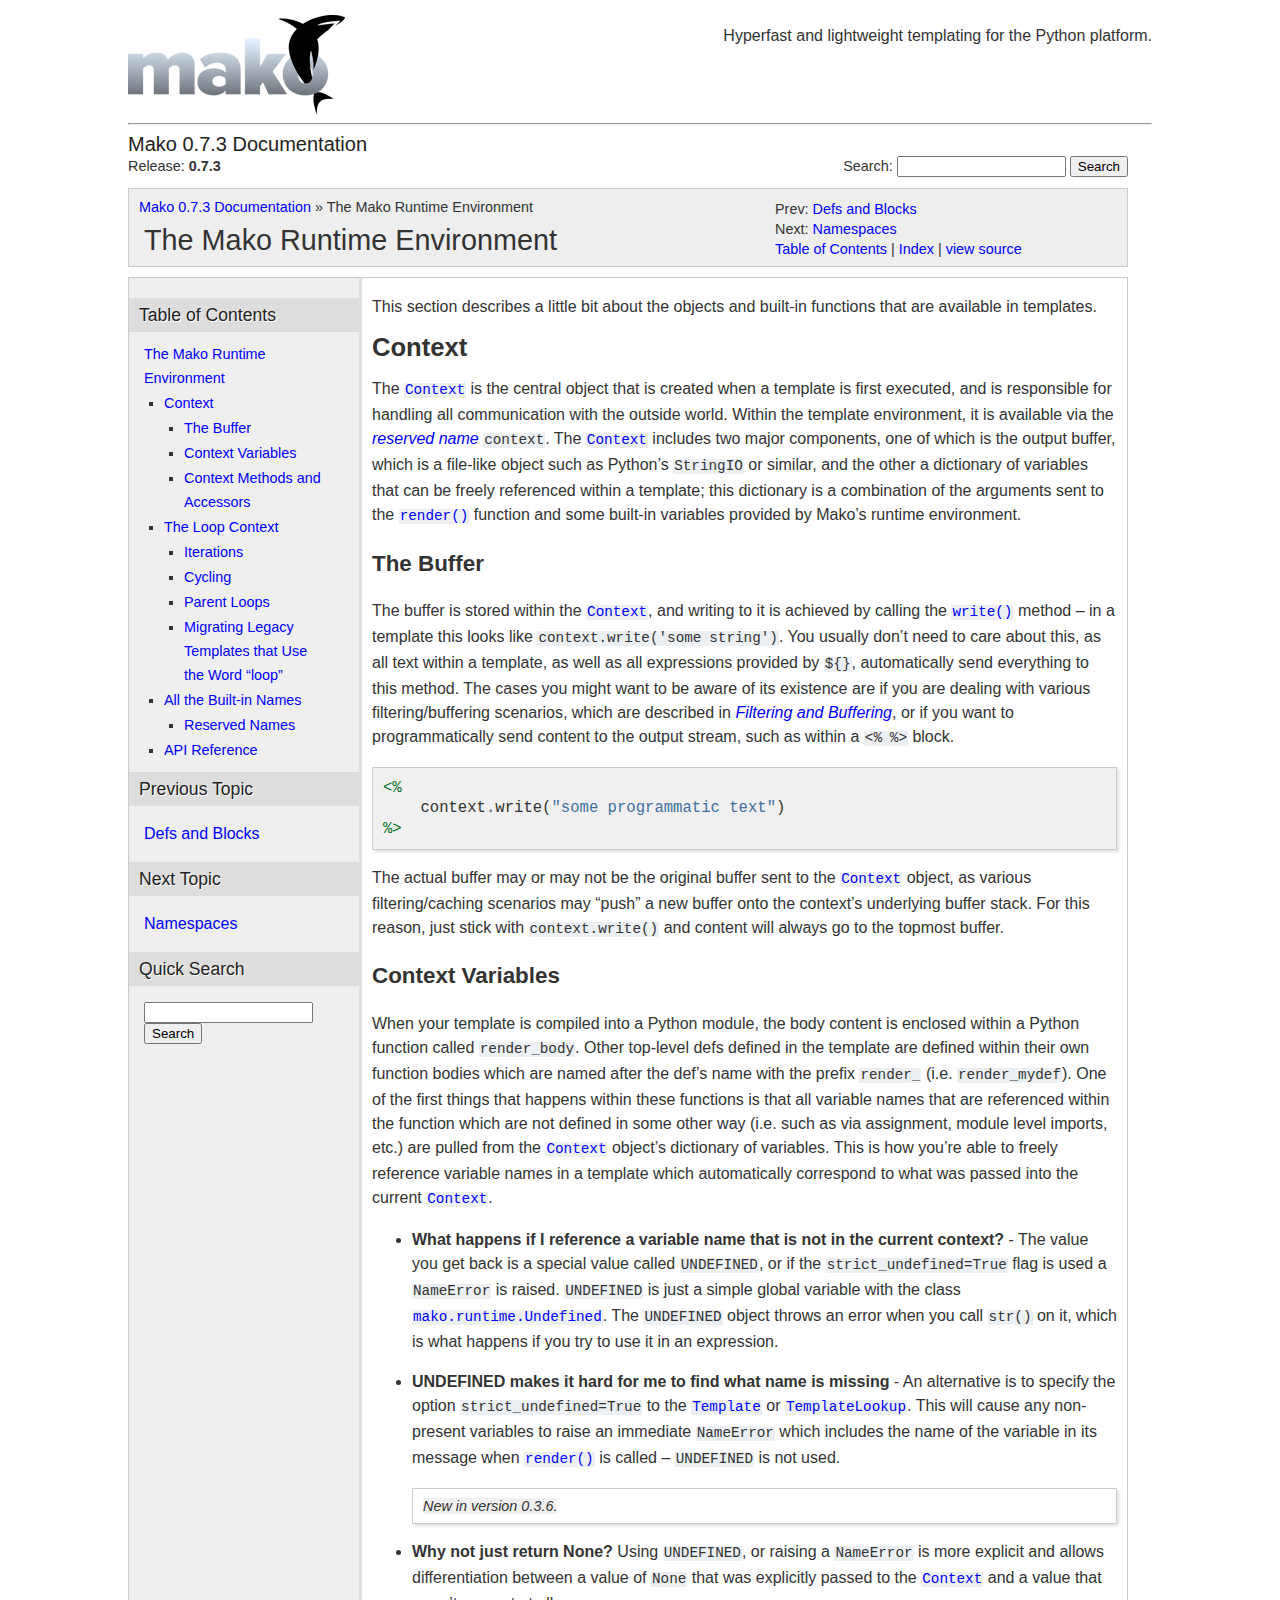
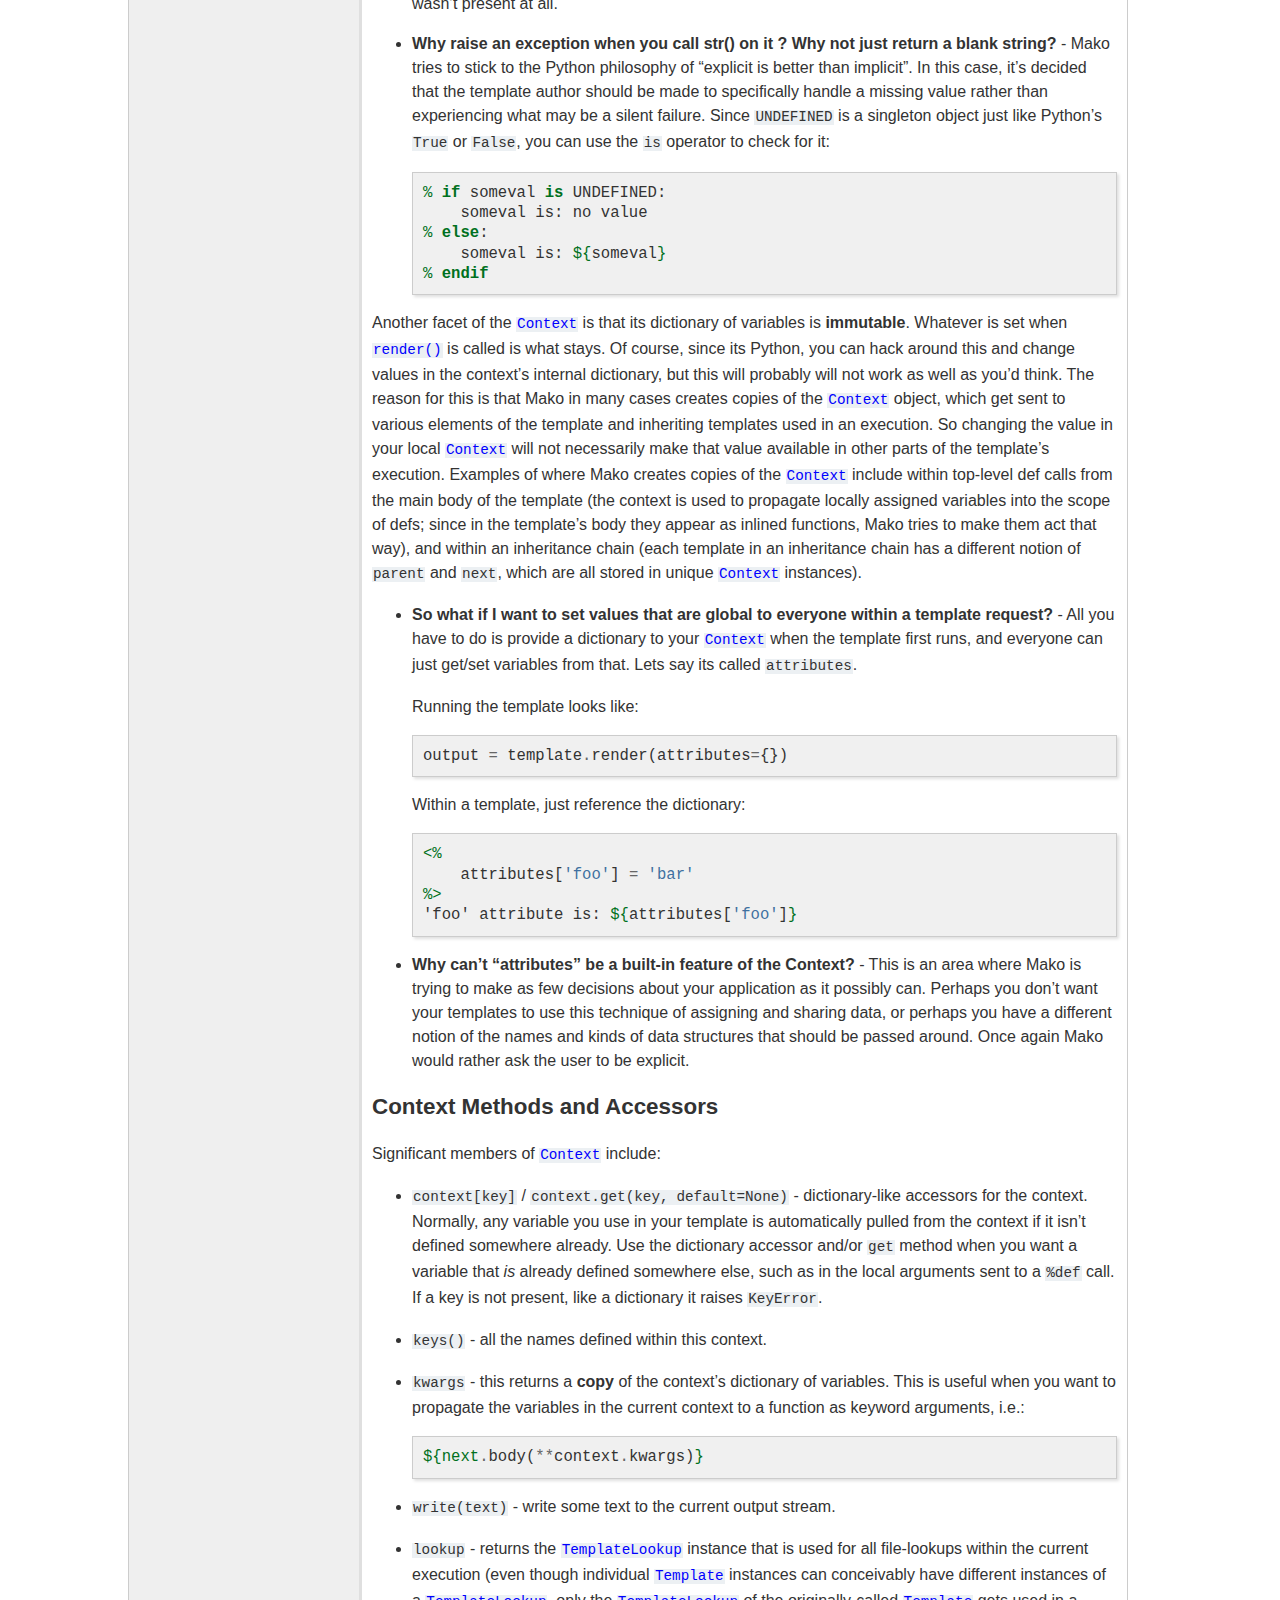
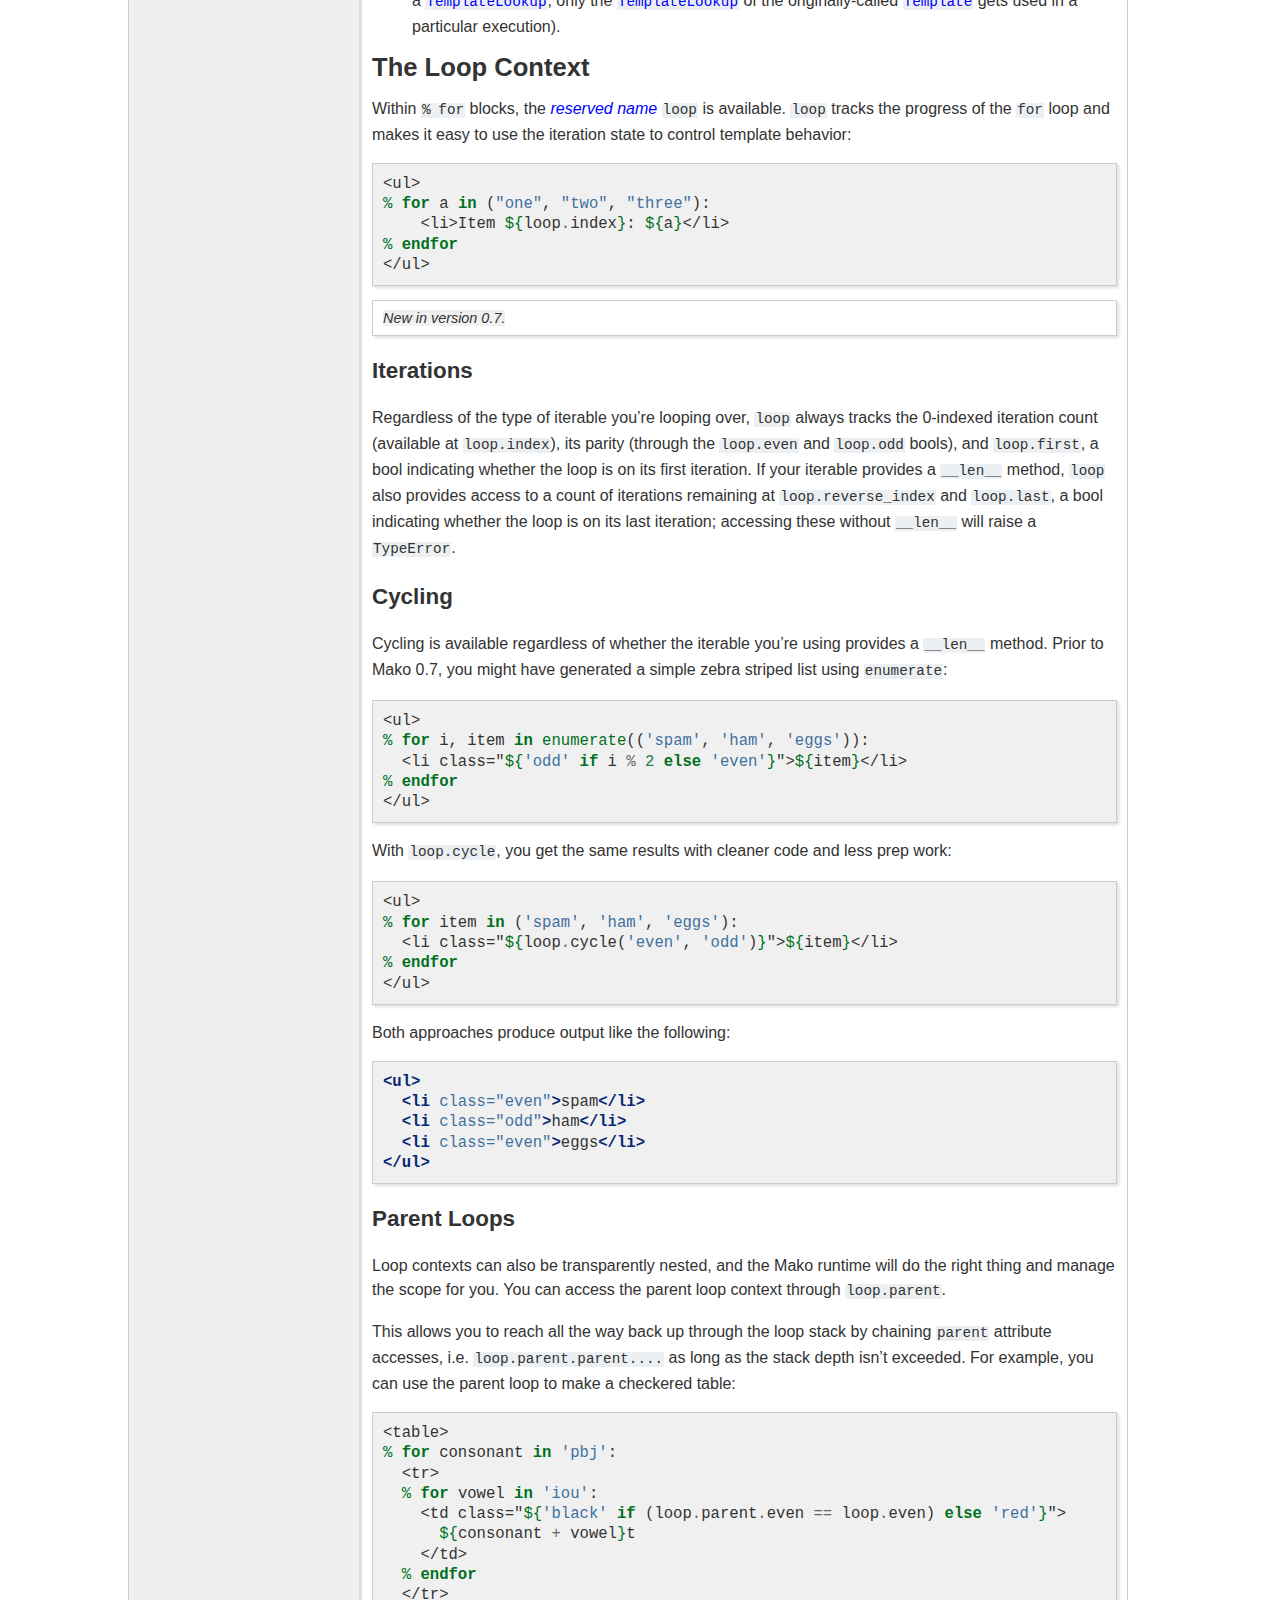
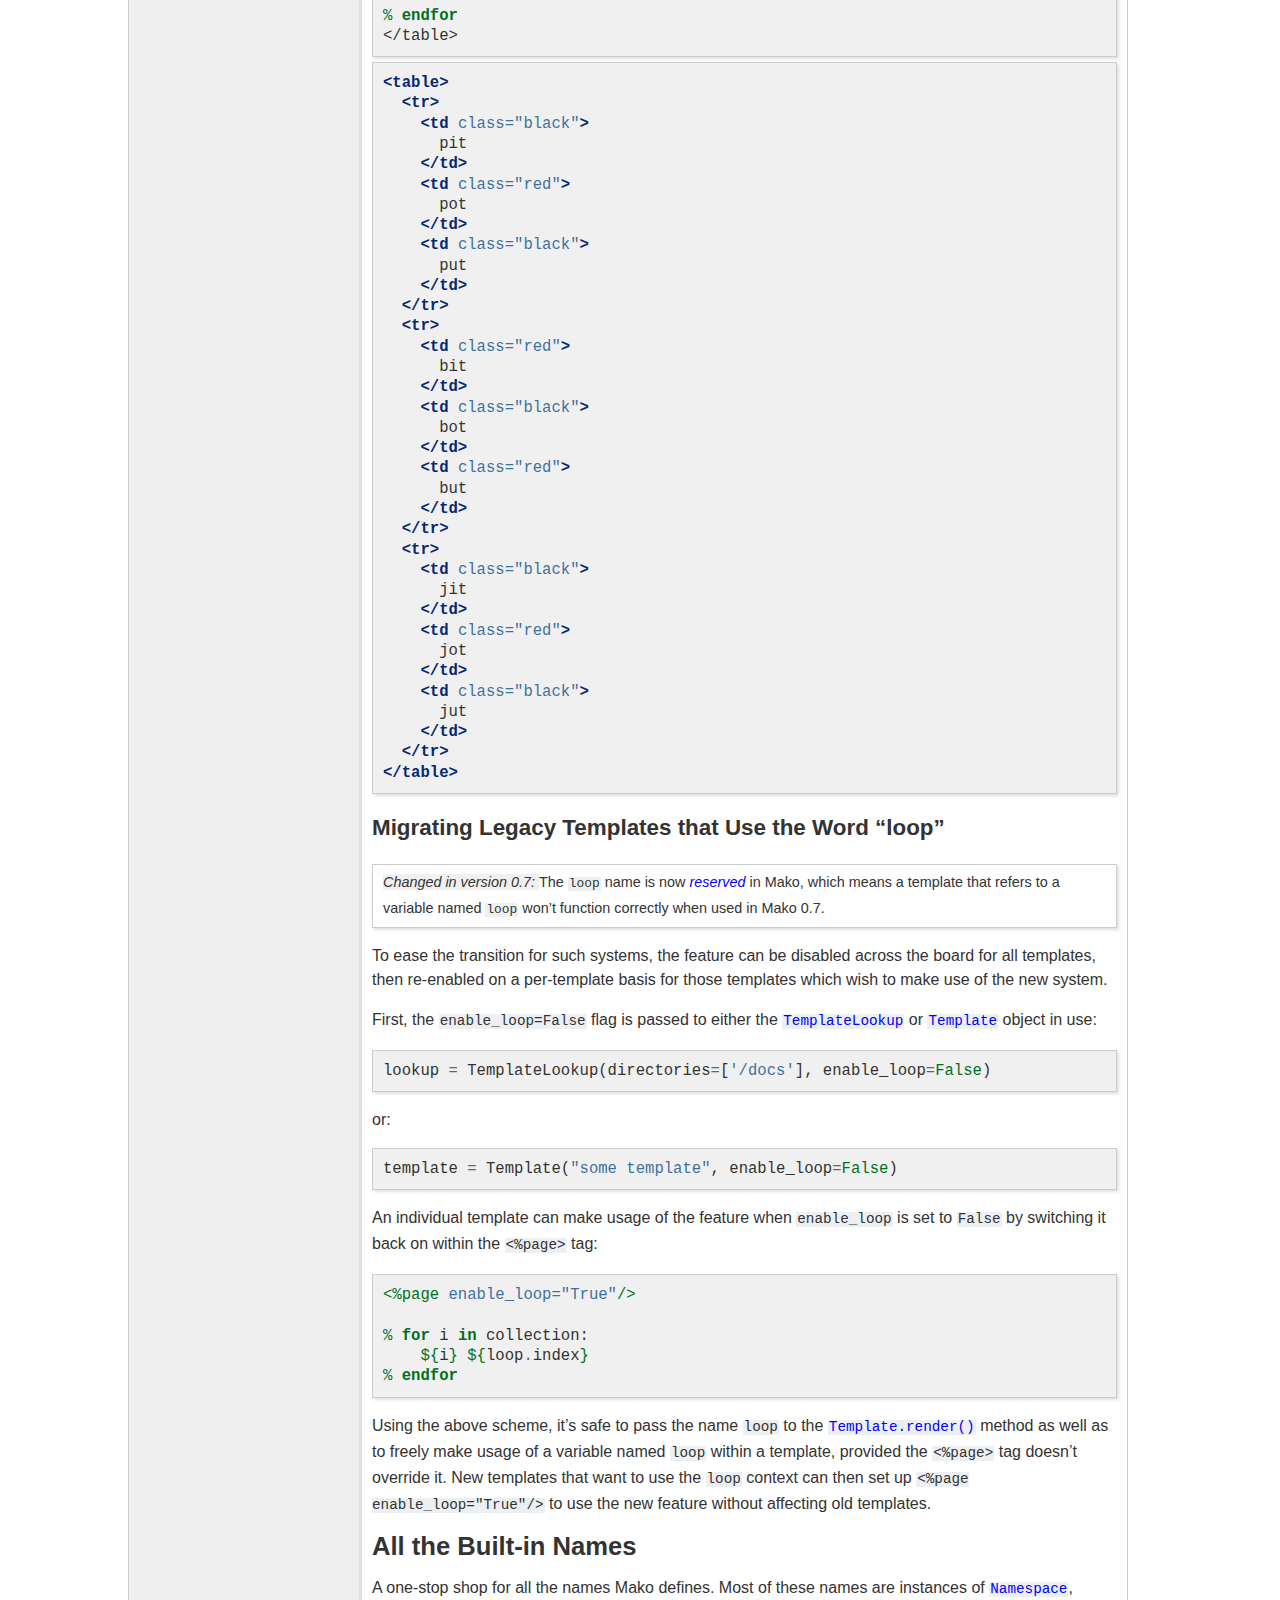
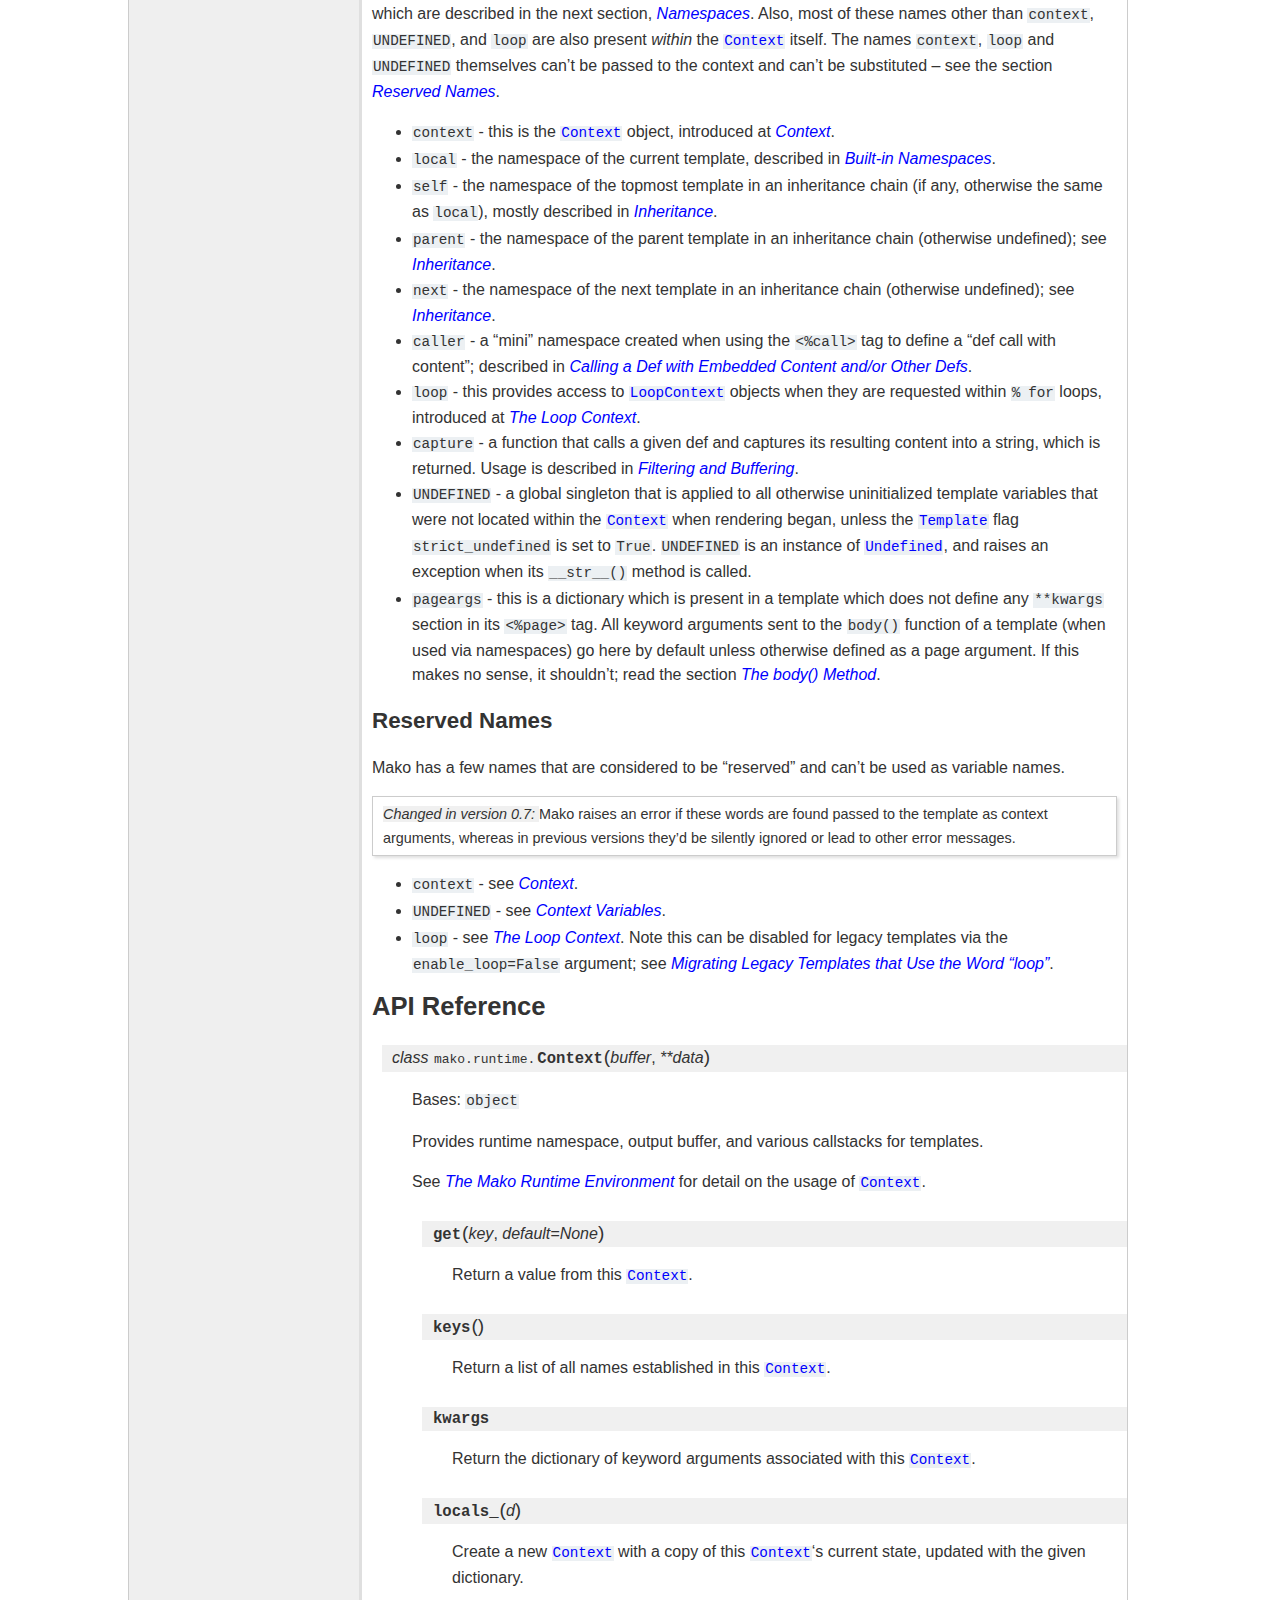
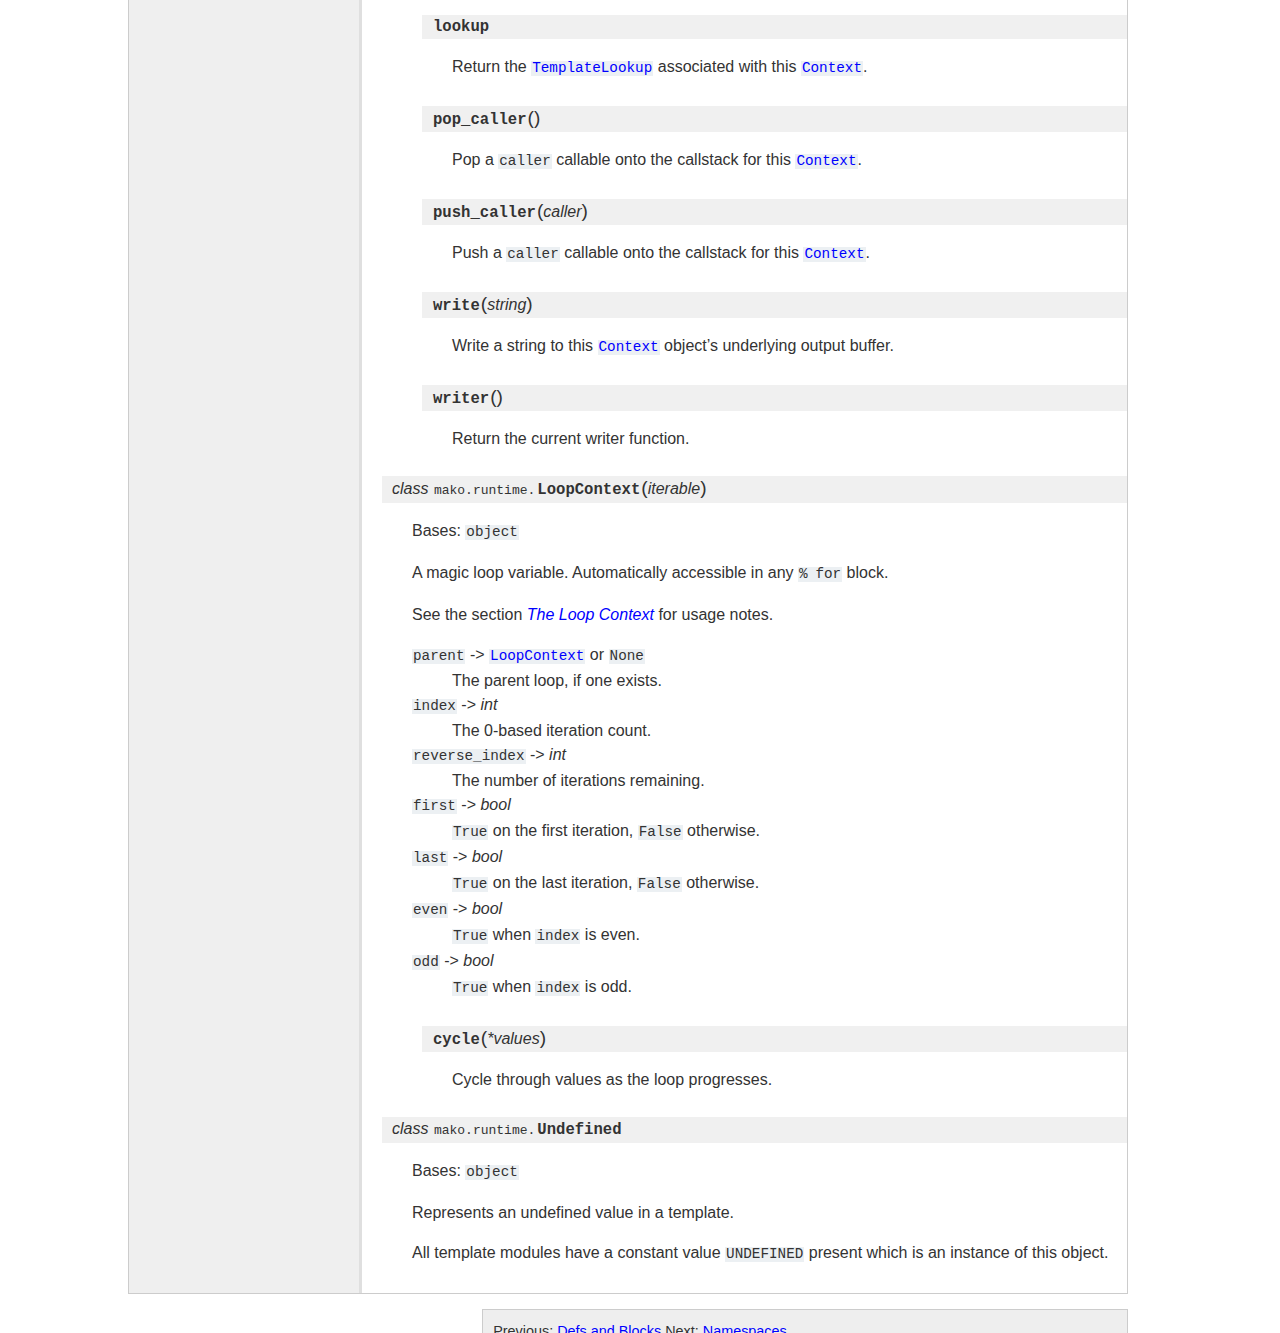
<file: Mako-0.7.3/doc/runtime.html>
<html xmlns="http://www.w3.org/1999/xhtml">
<meta http-equiv="Content-Type" content="text/html; charset=utf-8"/>
<link rel="shortcut icon" href="/favicon.ico" type="image/x-icon">
<head>
<title>
    
                The Mako Runtime Environment
             &mdash; 
    Mako 0.7.3 Documentation
</title>

    <link rel="stylesheet" href="_static/pygments.css" type="text/css" />
    <link rel="stylesheet" href="_static/docs.css" type="text/css" />

    <script type="text/javascript">
      var DOCUMENTATION_OPTIONS = {
          URL_ROOT:    '#',
          VERSION:     '0.7.3',
          COLLAPSE_MODINDEX: false,
          FILE_SUFFIX: '.html'
      };
    </script>
        <script type="text/javascript" src="_static/jquery.js"></script>
        <script type="text/javascript" src="_static/underscore.js"></script>
        <script type="text/javascript" src="_static/doctools.js"></script>
    <link rel="index" title="Index" href="genindex.html" />
    <link rel="search" title="Search" href="search.html" />
    <link rel="top" title="Mako 0.7.3 Documentation" href="index.html" />
        <link rel="next" title="Namespaces" href="namespaces.html" />
        <link rel="prev" title="Defs and Blocks" href="defs.html" />

<link rel="stylesheet" href="_static/site.css"></link>


</head>
<body>
    <div id="wrap">
    <div class="rightbar">


    <div class="slogan">
    Hyperfast and lightweight templating for the Python platform.
    </div>


    </div>

    <a href="http://www.makotemplates.org/"><img src="_static/makoLogo.png" /></a>

    <hr/>

    









<div id="docs-container">



<div id="docs-header">
    <h1>Mako 0.7.3 Documentation</h1>

    <div id="docs-search">
    Search:
    <form class="search" action="search.html" method="get">
      <input type="text" name="q" size="18" /> <input type="submit" value="Search" />
      <input type="hidden" name="check_keywords" value="yes" />
      <input type="hidden" name="area" value="default" />
    </form>
    </div>

    <div id="docs-version-header">
        Release: <span class="version-num">0.7.3</span>

    </div>

</div>

<div id="docs-top-navigation">
    <div id="docs-top-page-control" class="docs-navigation-links">
        <ul>
            <li>Prev:
            <a href="defs.html" title="previous chapter">Defs and Blocks</a>
            </li>
            <li>Next:
            <a href="namespaces.html" title="next chapter">Namespaces</a>
            </li>

        <li>
            <a href="index.html">Table of Contents</a> |
            <a href="genindex.html">Index</a>
            | <a href="_sources/runtime.txt">view source
        </li>
        </ul>
    </div>

    <div id="docs-navigation-banner">
        <a href="index.html">Mako 0.7.3 Documentation</a>
        » 
                The Mako Runtime Environment
             

        <h2>
            
                The Mako Runtime Environment
            
        </h2>
    </div>

</div>

<div id="docs-body-container">

    <div id="docs-sidebar">
    <h3><a href="index.html">Table of Contents</a></h3>
    <ul>
<li><a class="reference internal" href="#">The Mako Runtime Environment</a><ul>
<li><a class="reference internal" href="#context">Context</a><ul>
<li><a class="reference internal" href="#the-buffer">The Buffer</a></li>
<li><a class="reference internal" href="#context-variables">Context Variables</a></li>
<li><a class="reference internal" href="#context-methods-and-accessors">Context Methods and Accessors</a></li>
</ul>
</li>
<li><a class="reference internal" href="#the-loop-context">The Loop Context</a><ul>
<li><a class="reference internal" href="#iterations">Iterations</a></li>
<li><a class="reference internal" href="#cycling">Cycling</a></li>
<li><a class="reference internal" href="#parent-loops">Parent Loops</a></li>
<li><a class="reference internal" href="#migrating-legacy-templates-that-use-the-word-loop">Migrating Legacy Templates that Use the Word &#8220;loop&#8221;</a></li>
</ul>
</li>
<li><a class="reference internal" href="#all-the-built-in-names">All the Built-in Names</a><ul>
<li><a class="reference internal" href="#reserved-names">Reserved Names</a></li>
</ul>
</li>
<li><a class="reference internal" href="#api-reference">API Reference</a></li>
</ul>
</li>
</ul>


    <h4>Previous Topic</h4>
    <p>
    <a href="defs.html" title="previous chapter">Defs and Blocks</a>
    </p>
    <h4>Next Topic</h4>
    <p>
    <a href="namespaces.html" title="next chapter">Namespaces</a>
    </p>

    <h4>Quick Search</h4>
    <p>
    <form class="search" action="search.html" method="get">
      <input type="text" name="q" size="18" /> <input type="submit" value="Search" />
      <input type="hidden" name="check_keywords" value="yes" />
      <input type="hidden" name="area" value="default" />
    </form>
    </p>

    </div>

    <div id="docs-body" class="withsidebar" >
        
<div class="section" id="the-mako-runtime-environment">
<span id="runtime-toplevel"></span><h1>The Mako Runtime Environment<a class="headerlink" href="#the-mako-runtime-environment" title="Permalink to this headline">¶</a></h1>
<p>This section describes a little bit about the objects and
built-in functions that are available in templates.</p>
<div class="section" id="context">
<span id="id1"></span><h2>Context<a class="headerlink" href="#context" title="Permalink to this headline">¶</a></h2>
<p>The <a class="reference internal" href="#mako.runtime.Context" title="mako.runtime.Context"><tt class="xref py py-class docutils literal"><span class="pre">Context</span></tt></a> is the central object that is created when
a template is first executed, and is responsible for handling
all communication with the outside world.  Within the template
environment, it is available via the <a class="reference internal" href="#reserved-names"><em>reserved name</em></a>
<tt class="docutils literal"><span class="pre">context</span></tt>.  The <a class="reference internal" href="#mako.runtime.Context" title="mako.runtime.Context"><tt class="xref py py-class docutils literal"><span class="pre">Context</span></tt></a> includes two
major components, one of which is the output buffer, which is a
file-like object such as Python&#8217;s <tt class="docutils literal"><span class="pre">StringIO</span></tt> or similar, and
the other a dictionary of variables that can be freely
referenced within a template; this dictionary is a combination
of the arguments sent to the <a class="reference internal" href="usage.html#mako.template.Template.render" title="mako.template.Template.render"><tt class="xref py py-meth docutils literal"><span class="pre">render()</span></tt></a> function and
some built-in variables provided by Mako&#8217;s runtime environment.</p>
<div class="section" id="the-buffer">
<h3>The Buffer<a class="headerlink" href="#the-buffer" title="Permalink to this headline">¶</a></h3>
<p>The buffer is stored within the <a class="reference internal" href="#mako.runtime.Context" title="mako.runtime.Context"><tt class="xref py py-class docutils literal"><span class="pre">Context</span></tt></a>, and writing
to it is achieved by calling the <a class="reference internal" href="#mako.runtime.Context.write" title="mako.runtime.Context.write"><tt class="xref py py-meth docutils literal"><span class="pre">write()</span></tt></a> method
&#8211; in a template this looks like <tt class="docutils literal"><span class="pre">context.write('some</span> <span class="pre">string')</span></tt>.
You usually don&#8217;t need to care about this, as all text within a template, as
well as all expressions provided by <tt class="docutils literal"><span class="pre">${}</span></tt>, automatically send
everything to this method. The cases you might want to be aware
of its existence are if you are dealing with various
filtering/buffering scenarios, which are described in
<a class="reference internal" href="filtering.html"><em>Filtering and Buffering</em></a>, or if you want to programmatically
send content to the output stream, such as within a <tt class="docutils literal"><span class="pre">&lt;%</span> <span class="pre">%&gt;</span></tt>
block.</p>
<div class="highlight-mako"><div class="highlight"><pre><span class="cp">&lt;%</span>
    <span class="n">context</span><span class="o">.</span><span class="n">write</span><span class="p">(</span><span class="s">&quot;some programmatic text&quot;</span><span class="p">)</span>
<span class="cp">%&gt;</span><span class="x"></span>
</pre></div>
</div>
<p>The actual buffer may or may not be the original buffer sent to
the <a class="reference internal" href="#mako.runtime.Context" title="mako.runtime.Context"><tt class="xref py py-class docutils literal"><span class="pre">Context</span></tt></a> object, as various filtering/caching
scenarios may &#8220;push&#8221; a new buffer onto the context&#8217;s underlying
buffer stack. For this reason, just stick with
<tt class="docutils literal"><span class="pre">context.write()</span></tt> and content will always go to the topmost
buffer.</p>
</div>
<div class="section" id="context-variables">
<span id="context-vars"></span><h3>Context Variables<a class="headerlink" href="#context-variables" title="Permalink to this headline">¶</a></h3>
<p>When your template is compiled into a Python module, the body
content is enclosed within a Python function called
<tt class="docutils literal"><span class="pre">render_body</span></tt>. Other top-level defs defined in the template are
defined within their own function bodies which are named after
the def&#8217;s name with the prefix <tt class="docutils literal"><span class="pre">render_</span></tt> (i.e. <tt class="docutils literal"><span class="pre">render_mydef</span></tt>).
One of the first things that happens within these functions is
that all variable names that are referenced within the function
which are not defined in some other way (i.e. such as via
assignment, module level imports, etc.) are pulled from the
<a class="reference internal" href="#mako.runtime.Context" title="mako.runtime.Context"><tt class="xref py py-class docutils literal"><span class="pre">Context</span></tt></a> object&#8217;s dictionary of variables. This is how you&#8217;re
able to freely reference variable names in a template which
automatically correspond to what was passed into the current
<a class="reference internal" href="#mako.runtime.Context" title="mako.runtime.Context"><tt class="xref py py-class docutils literal"><span class="pre">Context</span></tt></a>.</p>
<ul>
<li><p class="first"><strong>What happens if I reference a variable name that is not in
the current context?</strong> - The value you get back is a special
value called <tt class="docutils literal"><span class="pre">UNDEFINED</span></tt>, or if the <tt class="docutils literal"><span class="pre">strict_undefined=True</span></tt> flag
is used a <tt class="docutils literal"><span class="pre">NameError</span></tt> is raised. <tt class="docutils literal"><span class="pre">UNDEFINED</span></tt> is just a simple global
variable with the class <a class="reference internal" href="#mako.runtime.Undefined" title="mako.runtime.Undefined"><tt class="xref py py-class docutils literal"><span class="pre">mako.runtime.Undefined</span></tt></a>. The
<tt class="docutils literal"><span class="pre">UNDEFINED</span></tt> object throws an error when you call <tt class="docutils literal"><span class="pre">str()</span></tt> on
it, which is what happens if you try to use it in an
expression.</p>
</li>
<li><p class="first"><strong>UNDEFINED makes it hard for me to find what name is missing</strong> - An alternative
is to specify the option <tt class="docutils literal"><span class="pre">strict_undefined=True</span></tt>
to the <a class="reference internal" href="usage.html#mako.template.Template" title="mako.template.Template"><tt class="xref py py-class docutils literal"><span class="pre">Template</span></tt></a> or <a class="reference internal" href="usage.html#mako.lookup.TemplateLookup" title="mako.lookup.TemplateLookup"><tt class="xref py py-class docutils literal"><span class="pre">TemplateLookup</span></tt></a>.  This will cause
any non-present variables to raise an immediate <tt class="docutils literal"><span class="pre">NameError</span></tt>
which includes the name of the variable in its message
when <a class="reference internal" href="usage.html#mako.template.Template.render" title="mako.template.Template.render"><tt class="xref py py-meth docutils literal"><span class="pre">render()</span></tt></a> is called &#8211; <tt class="docutils literal"><span class="pre">UNDEFINED</span></tt> is not used.</p>
<p class="versionadded">
<span class="versionmodified">New in version 0.3.6.</span></p>
</li>
<li><p class="first"><strong>Why not just return None?</strong> Using <tt class="docutils literal"><span class="pre">UNDEFINED</span></tt>, or
raising a <tt class="docutils literal"><span class="pre">NameError</span></tt> is more
explicit and allows differentiation between a value of <tt class="docutils literal"><span class="pre">None</span></tt>
that was explicitly passed to the <a class="reference internal" href="#mako.runtime.Context" title="mako.runtime.Context"><tt class="xref py py-class docutils literal"><span class="pre">Context</span></tt></a> and a value that
wasn&#8217;t present at all.</p>
</li>
<li><p class="first"><strong>Why raise an exception when you call str() on it ? Why not
just return a blank string?</strong> - Mako tries to stick to the
Python philosophy of &#8220;explicit is better than implicit&#8221;. In
this case, it&#8217;s decided that the template author should be made
to specifically handle a missing value rather than
experiencing what may be a silent failure. Since <tt class="docutils literal"><span class="pre">UNDEFINED</span></tt>
is a singleton object just like Python&#8217;s <tt class="docutils literal"><span class="pre">True</span></tt> or <tt class="docutils literal"><span class="pre">False</span></tt>,
you can use the <tt class="docutils literal"><span class="pre">is</span></tt> operator to check for it:</p>
<div class="highlight-mako"><div class="highlight"><pre><span class="cp">%</span> <span class="k">if</span> <span class="n">someval</span> <span class="ow">is</span> <span class="n">UNDEFINED</span><span class="p">:</span><span class="x"></span>
<span class="x">    someval is: no value</span>
<span class="cp">%</span> <span class="k">else</span><span class="p">:</span><span class="x"></span>
<span class="x">    someval is: </span><span class="cp">${</span><span class="n">someval</span><span class="cp">}</span>
<span class="cp">%</span><span class="k"> endif</span><span class="x"></span>
</pre></div>
</div>
</li>
</ul>
<p>Another facet of the <a class="reference internal" href="#mako.runtime.Context" title="mako.runtime.Context"><tt class="xref py py-class docutils literal"><span class="pre">Context</span></tt></a> is that its dictionary of
variables is <strong>immutable</strong>. Whatever is set when
<a class="reference internal" href="usage.html#mako.template.Template.render" title="mako.template.Template.render"><tt class="xref py py-meth docutils literal"><span class="pre">render()</span></tt></a> is called is what stays. Of course, since
its Python, you can hack around this and change values in the
context&#8217;s internal dictionary, but this will probably will not
work as well as you&#8217;d think. The reason for this is that Mako in
many cases creates copies of the <a class="reference internal" href="#mako.runtime.Context" title="mako.runtime.Context"><tt class="xref py py-class docutils literal"><span class="pre">Context</span></tt></a> object, which
get sent to various elements of the template and inheriting
templates used in an execution. So changing the value in your
local <a class="reference internal" href="#mako.runtime.Context" title="mako.runtime.Context"><tt class="xref py py-class docutils literal"><span class="pre">Context</span></tt></a> will not necessarily make that value
available in other parts of the template&#8217;s execution. Examples
of where Mako creates copies of the <a class="reference internal" href="#mako.runtime.Context" title="mako.runtime.Context"><tt class="xref py py-class docutils literal"><span class="pre">Context</span></tt></a> include
within top-level def calls from the main body of the template
(the context is used to propagate locally assigned variables
into the scope of defs; since in the template&#8217;s body they appear
as inlined functions, Mako tries to make them act that way), and
within an inheritance chain (each template in an inheritance
chain has a different notion of <tt class="docutils literal"><span class="pre">parent</span></tt> and <tt class="docutils literal"><span class="pre">next</span></tt>, which
are all stored in unique <a class="reference internal" href="#mako.runtime.Context" title="mako.runtime.Context"><tt class="xref py py-class docutils literal"><span class="pre">Context</span></tt></a> instances).</p>
<ul>
<li><p class="first"><strong>So what if I want to set values that are global to everyone
within a template request?</strong> - All you have to do is provide a
dictionary to your <a class="reference internal" href="#mako.runtime.Context" title="mako.runtime.Context"><tt class="xref py py-class docutils literal"><span class="pre">Context</span></tt></a> when the template first
runs, and everyone can just get/set variables from that. Lets
say its called <tt class="docutils literal"><span class="pre">attributes</span></tt>.</p>
<p>Running the template looks like:</p>
<div class="highlight-python"><div class="highlight"><pre><span class="n">output</span> <span class="o">=</span> <span class="n">template</span><span class="o">.</span><span class="n">render</span><span class="p">(</span><span class="n">attributes</span><span class="o">=</span><span class="p">{})</span>
</pre></div>
</div>
<p>Within a template, just reference the dictionary:</p>
<div class="highlight-mako"><div class="highlight"><pre><span class="cp">&lt;%</span>
    <span class="n">attributes</span><span class="p">[</span><span class="s">&#39;foo&#39;</span><span class="p">]</span> <span class="o">=</span> <span class="s">&#39;bar&#39;</span>
<span class="cp">%&gt;</span><span class="x"></span>
<span class="x">&#39;foo&#39; attribute is: </span><span class="cp">${</span><span class="n">attributes</span><span class="p">[</span><span class="s">&#39;foo&#39;</span><span class="p">]</span><span class="cp">}</span><span class="x"></span>
</pre></div>
</div>
</li>
<li><p class="first"><strong>Why can&#8217;t &#8220;attributes&#8221; be a built-in feature of the
Context?</strong> - This is an area where Mako is trying to make as
few decisions about your application as it possibly can.
Perhaps you don&#8217;t want your templates to use this technique of
assigning and sharing data, or perhaps you have a different
notion of the names and kinds of data structures that should
be passed around. Once again Mako would rather ask the user to
be explicit.</p>
</li>
</ul>
</div>
<div class="section" id="context-methods-and-accessors">
<h3>Context Methods and Accessors<a class="headerlink" href="#context-methods-and-accessors" title="Permalink to this headline">¶</a></h3>
<p>Significant members of <a class="reference internal" href="#mako.runtime.Context" title="mako.runtime.Context"><tt class="xref py py-class docutils literal"><span class="pre">Context</span></tt></a> include:</p>
<ul>
<li><p class="first"><tt class="docutils literal"><span class="pre">context[key]</span></tt> / <tt class="docutils literal"><span class="pre">context.get(key,</span> <span class="pre">default=None)</span></tt> -
dictionary-like accessors for the context. Normally, any
variable you use in your template is automatically pulled from
the context if it isn&#8217;t defined somewhere already. Use the
dictionary accessor and/or <tt class="docutils literal"><span class="pre">get</span></tt> method when you want a
variable that <em>is</em> already defined somewhere else, such as in
the local arguments sent to a <tt class="docutils literal"><span class="pre">%def</span></tt> call. If a key is not
present, like a dictionary it raises <tt class="docutils literal"><span class="pre">KeyError</span></tt>.</p>
</li>
<li><p class="first"><tt class="docutils literal"><span class="pre">keys()</span></tt> - all the names defined within this context.</p>
</li>
<li><p class="first"><tt class="docutils literal"><span class="pre">kwargs</span></tt> - this returns a <strong>copy</strong> of the context&#8217;s
dictionary of variables. This is useful when you want to
propagate the variables in the current context to a function
as keyword arguments, i.e.:</p>
<div class="highlight-mako"><div class="highlight"><pre><span class="cp">${</span><span class="nb">next</span><span class="o">.</span><span class="n">body</span><span class="p">(</span><span class="o">**</span><span class="n">context</span><span class="o">.</span><span class="n">kwargs</span><span class="p">)</span><span class="cp">}</span><span class="x"></span>
</pre></div>
</div>
</li>
<li><p class="first"><tt class="docutils literal"><span class="pre">write(text)</span></tt> - write some text to the current output
stream.</p>
</li>
<li><p class="first"><tt class="docutils literal"><span class="pre">lookup</span></tt> - returns the <a class="reference internal" href="usage.html#mako.lookup.TemplateLookup" title="mako.lookup.TemplateLookup"><tt class="xref py py-class docutils literal"><span class="pre">TemplateLookup</span></tt></a> instance that is
used for all file-lookups within the current execution (even
though individual <a class="reference internal" href="usage.html#mako.template.Template" title="mako.template.Template"><tt class="xref py py-class docutils literal"><span class="pre">Template</span></tt></a> instances can conceivably have
different instances of a <a class="reference internal" href="usage.html#mako.lookup.TemplateLookup" title="mako.lookup.TemplateLookup"><tt class="xref py py-class docutils literal"><span class="pre">TemplateLookup</span></tt></a>, only the
<a class="reference internal" href="usage.html#mako.lookup.TemplateLookup" title="mako.lookup.TemplateLookup"><tt class="xref py py-class docutils literal"><span class="pre">TemplateLookup</span></tt></a> of the originally-called <a class="reference internal" href="usage.html#mako.template.Template" title="mako.template.Template"><tt class="xref py py-class docutils literal"><span class="pre">Template</span></tt></a> gets
used in a particular execution).</p>
</li>
</ul>
</div>
</div>
<div class="section" id="the-loop-context">
<span id="loop-context"></span><h2>The Loop Context<a class="headerlink" href="#the-loop-context" title="Permalink to this headline">¶</a></h2>
<p>Within <tt class="docutils literal"><span class="pre">%</span> <span class="pre">for</span></tt> blocks, the <a class="reference internal" href="#reserved-names"><em>reserved name</em></a> <tt class="docutils literal"><span class="pre">loop</span></tt>
is available.  <tt class="docutils literal"><span class="pre">loop</span></tt> tracks the progress of
the <tt class="docutils literal"><span class="pre">for</span></tt> loop and makes it easy to use the iteration state to control
template behavior:</p>
<div class="highlight-mako"><div class="highlight"><pre><span class="x">&lt;ul&gt;</span>
<span class="cp">%</span> <span class="k">for</span> <span class="n">a</span> <span class="ow">in</span> <span class="p">(</span><span class="s">&quot;one&quot;</span><span class="p">,</span> <span class="s">&quot;two&quot;</span><span class="p">,</span> <span class="s">&quot;three&quot;</span><span class="p">):</span><span class="x"></span>
<span class="x">    &lt;li&gt;Item </span><span class="cp">${</span><span class="n">loop</span><span class="o">.</span><span class="n">index</span><span class="cp">}</span><span class="x">: </span><span class="cp">${</span><span class="n">a</span><span class="cp">}</span><span class="x">&lt;/li&gt;</span>
<span class="cp">%</span><span class="k"> endfor</span><span class="x"></span>
<span class="x">&lt;/ul&gt;</span>
</pre></div>
</div>
<p class="versionadded">
<span class="versionmodified">New in version 0.7.</span></p>
<div class="section" id="iterations">
<h3>Iterations<a class="headerlink" href="#iterations" title="Permalink to this headline">¶</a></h3>
<p>Regardless of the type of iterable you&#8217;re looping over, <tt class="docutils literal"><span class="pre">loop</span></tt> always tracks
the 0-indexed iteration count (available at <tt class="docutils literal"><span class="pre">loop.index</span></tt>), its parity
(through the <tt class="docutils literal"><span class="pre">loop.even</span></tt> and <tt class="docutils literal"><span class="pre">loop.odd</span></tt> bools), and <tt class="docutils literal"><span class="pre">loop.first</span></tt>, a bool
indicating whether the loop is on its first iteration.  If your iterable
provides a <tt class="docutils literal"><span class="pre">__len__</span></tt> method, <tt class="docutils literal"><span class="pre">loop</span></tt> also provides access to
a count of iterations remaining at <tt class="docutils literal"><span class="pre">loop.reverse_index</span></tt> and <tt class="docutils literal"><span class="pre">loop.last</span></tt>,
a bool indicating whether the loop is on its last iteration; accessing these
without <tt class="docutils literal"><span class="pre">__len__</span></tt> will raise a <tt class="docutils literal"><span class="pre">TypeError</span></tt>.</p>
</div>
<div class="section" id="cycling">
<h3>Cycling<a class="headerlink" href="#cycling" title="Permalink to this headline">¶</a></h3>
<p>Cycling is available regardless of whether the iterable you&#8217;re using provides
a <tt class="docutils literal"><span class="pre">__len__</span></tt> method.  Prior to Mako 0.7, you might have generated a simple
zebra striped list using <tt class="docutils literal"><span class="pre">enumerate</span></tt>:</p>
<div class="highlight-mako"><div class="highlight"><pre><span class="x">&lt;ul&gt;</span>
<span class="cp">%</span> <span class="k">for</span> <span class="n">i</span><span class="p">,</span> <span class="n">item</span> <span class="ow">in</span> <span class="nb">enumerate</span><span class="p">((</span><span class="s">&#39;spam&#39;</span><span class="p">,</span> <span class="s">&#39;ham&#39;</span><span class="p">,</span> <span class="s">&#39;eggs&#39;</span><span class="p">)):</span><span class="x"></span>
<span class="x">  &lt;li class=&quot;</span><span class="cp">${</span><span class="s">&#39;odd&#39;</span> <span class="k">if</span> <span class="n">i</span> <span class="o">%</span> <span class="mi">2</span> <span class="k">else</span> <span class="s">&#39;even&#39;</span><span class="cp">}</span><span class="x">&quot;&gt;</span><span class="cp">${</span><span class="n">item</span><span class="cp">}</span><span class="x">&lt;/li&gt;</span>
<span class="cp">%</span><span class="k"> endfor</span><span class="x"></span>
<span class="x">&lt;/ul&gt;</span>
</pre></div>
</div>
<p>With <tt class="docutils literal"><span class="pre">loop.cycle</span></tt>, you get the same results with cleaner code and less prep work:</p>
<div class="highlight-mako"><div class="highlight"><pre><span class="x">&lt;ul&gt;</span>
<span class="cp">%</span> <span class="k">for</span> <span class="n">item</span> <span class="ow">in</span> <span class="p">(</span><span class="s">&#39;spam&#39;</span><span class="p">,</span> <span class="s">&#39;ham&#39;</span><span class="p">,</span> <span class="s">&#39;eggs&#39;</span><span class="p">):</span><span class="x"></span>
<span class="x">  &lt;li class=&quot;</span><span class="cp">${</span><span class="n">loop</span><span class="o">.</span><span class="n">cycle</span><span class="p">(</span><span class="s">&#39;even&#39;</span><span class="p">,</span> <span class="s">&#39;odd&#39;</span><span class="p">)</span><span class="cp">}</span><span class="x">&quot;&gt;</span><span class="cp">${</span><span class="n">item</span><span class="cp">}</span><span class="x">&lt;/li&gt;</span>
<span class="cp">%</span><span class="k"> endfor</span><span class="x"></span>
<span class="x">&lt;/ul&gt;</span>
</pre></div>
</div>
<p>Both approaches produce output like the following:</p>
<div class="highlight-html"><div class="highlight"><pre><span class="nt">&lt;ul&gt;</span>
  <span class="nt">&lt;li</span> <span class="na">class=</span><span class="s">&quot;even&quot;</span><span class="nt">&gt;</span>spam<span class="nt">&lt;/li&gt;</span>
  <span class="nt">&lt;li</span> <span class="na">class=</span><span class="s">&quot;odd&quot;</span><span class="nt">&gt;</span>ham<span class="nt">&lt;/li&gt;</span>
  <span class="nt">&lt;li</span> <span class="na">class=</span><span class="s">&quot;even&quot;</span><span class="nt">&gt;</span>eggs<span class="nt">&lt;/li&gt;</span>
<span class="nt">&lt;/ul&gt;</span>
</pre></div>
</div>
</div>
<div class="section" id="parent-loops">
<h3>Parent Loops<a class="headerlink" href="#parent-loops" title="Permalink to this headline">¶</a></h3>
<p>Loop contexts can also be transparently nested, and the Mako runtime will do
the right thing and manage the scope for you.  You can access the parent loop
context through <tt class="docutils literal"><span class="pre">loop.parent</span></tt>.</p>
<p>This allows you to reach all the way back up through the loop stack by
chaining <tt class="docutils literal"><span class="pre">parent</span></tt> attribute accesses, i.e. <tt class="docutils literal"><span class="pre">loop.parent.parent....</span></tt> as
long as the stack depth isn&#8217;t exceeded.  For example, you can use the parent
loop to make a checkered table:</p>
<div class="highlight-mako"><div class="highlight"><pre><span class="x">&lt;table&gt;</span>
<span class="cp">%</span> <span class="k">for</span> <span class="n">consonant</span> <span class="ow">in</span> <span class="s">&#39;pbj&#39;</span><span class="p">:</span><span class="x"></span>
<span class="x">  &lt;tr&gt;</span>
  <span class="cp">%</span> <span class="k">for</span> <span class="n">vowel</span> <span class="ow">in</span> <span class="s">&#39;iou&#39;</span><span class="p">:</span><span class="x"></span>
<span class="x">    &lt;td class=&quot;</span><span class="cp">${</span><span class="s">&#39;black&#39;</span> <span class="k">if</span> <span class="p">(</span><span class="n">loop</span><span class="o">.</span><span class="n">parent</span><span class="o">.</span><span class="n">even</span> <span class="o">==</span> <span class="n">loop</span><span class="o">.</span><span class="n">even</span><span class="p">)</span> <span class="k">else</span> <span class="s">&#39;red&#39;</span><span class="cp">}</span><span class="x">&quot;&gt;</span>
<span class="x">      </span><span class="cp">${</span><span class="n">consonant</span> <span class="o">+</span> <span class="n">vowel</span><span class="cp">}</span><span class="x">t</span>
<span class="x">    &lt;/td&gt;</span>
  <span class="cp">%</span><span class="k"> endfor</span><span class="x"></span>
<span class="x">  &lt;/tr&gt;</span>
<span class="cp">%</span><span class="k"> endfor</span><span class="x"></span>
<span class="x">&lt;/table&gt;</span>
</pre></div>
</div>
<div class="highlight-html"><div class="highlight"><pre><span class="nt">&lt;table&gt;</span>
  <span class="nt">&lt;tr&gt;</span>
    <span class="nt">&lt;td</span> <span class="na">class=</span><span class="s">&quot;black&quot;</span><span class="nt">&gt;</span>
      pit
    <span class="nt">&lt;/td&gt;</span>
    <span class="nt">&lt;td</span> <span class="na">class=</span><span class="s">&quot;red&quot;</span><span class="nt">&gt;</span>
      pot
    <span class="nt">&lt;/td&gt;</span>
    <span class="nt">&lt;td</span> <span class="na">class=</span><span class="s">&quot;black&quot;</span><span class="nt">&gt;</span>
      put
    <span class="nt">&lt;/td&gt;</span>
  <span class="nt">&lt;/tr&gt;</span>
  <span class="nt">&lt;tr&gt;</span>
    <span class="nt">&lt;td</span> <span class="na">class=</span><span class="s">&quot;red&quot;</span><span class="nt">&gt;</span>
      bit
    <span class="nt">&lt;/td&gt;</span>
    <span class="nt">&lt;td</span> <span class="na">class=</span><span class="s">&quot;black&quot;</span><span class="nt">&gt;</span>
      bot
    <span class="nt">&lt;/td&gt;</span>
    <span class="nt">&lt;td</span> <span class="na">class=</span><span class="s">&quot;red&quot;</span><span class="nt">&gt;</span>
      but
    <span class="nt">&lt;/td&gt;</span>
  <span class="nt">&lt;/tr&gt;</span>
  <span class="nt">&lt;tr&gt;</span>
    <span class="nt">&lt;td</span> <span class="na">class=</span><span class="s">&quot;black&quot;</span><span class="nt">&gt;</span>
      jit
    <span class="nt">&lt;/td&gt;</span>
    <span class="nt">&lt;td</span> <span class="na">class=</span><span class="s">&quot;red&quot;</span><span class="nt">&gt;</span>
      jot
    <span class="nt">&lt;/td&gt;</span>
    <span class="nt">&lt;td</span> <span class="na">class=</span><span class="s">&quot;black&quot;</span><span class="nt">&gt;</span>
      jut
    <span class="nt">&lt;/td&gt;</span>
  <span class="nt">&lt;/tr&gt;</span>
<span class="nt">&lt;/table&gt;</span>
</pre></div>
</div>
</div>
<div class="section" id="migrating-legacy-templates-that-use-the-word-loop">
<span id="migrating-loop"></span><h3>Migrating Legacy Templates that Use the Word &#8220;loop&#8221;<a class="headerlink" href="#migrating-legacy-templates-that-use-the-word-loop" title="Permalink to this headline">¶</a></h3>
<p class="versionchanged">
<span class="versionmodified">Changed in version 0.7: </span>The <tt class="docutils literal"><span class="pre">loop</span></tt> name is now <a class="reference internal" href="#reserved-names"><em>reserved</em></a> in Mako,
which means a template that refers to a variable named <tt class="docutils literal"><span class="pre">loop</span></tt>
won&#8217;t function correctly when used in Mako 0.7.</p>
<p>To ease the transition for such systems, the feature can be disabled across the board for
all templates, then re-enabled on a per-template basis for those templates which wish
to make use of the new system.</p>
<p>First, the <tt class="docutils literal"><span class="pre">enable_loop=False</span></tt> flag is passed to either the <a class="reference internal" href="usage.html#mako.lookup.TemplateLookup" title="mako.lookup.TemplateLookup"><tt class="xref py py-class docutils literal"><span class="pre">TemplateLookup</span></tt></a>
or <a class="reference internal" href="usage.html#mako.template.Template" title="mako.template.Template"><tt class="xref py py-class docutils literal"><span class="pre">Template</span></tt></a> object in use:</p>
<div class="highlight-python"><div class="highlight"><pre><span class="n">lookup</span> <span class="o">=</span> <span class="n">TemplateLookup</span><span class="p">(</span><span class="n">directories</span><span class="o">=</span><span class="p">[</span><span class="s">&#39;/docs&#39;</span><span class="p">],</span> <span class="n">enable_loop</span><span class="o">=</span><span class="bp">False</span><span class="p">)</span>
</pre></div>
</div>
<p>or:</p>
<div class="highlight-python"><div class="highlight"><pre><span class="n">template</span> <span class="o">=</span> <span class="n">Template</span><span class="p">(</span><span class="s">&quot;some template&quot;</span><span class="p">,</span> <span class="n">enable_loop</span><span class="o">=</span><span class="bp">False</span><span class="p">)</span>
</pre></div>
</div>
<p>An individual template can make usage of the feature when <tt class="docutils literal"><span class="pre">enable_loop</span></tt> is set to
<tt class="docutils literal"><span class="pre">False</span></tt> by switching it back on within the <tt class="docutils literal"><span class="pre">&lt;%page&gt;</span></tt> tag:</p>
<div class="highlight-mako"><div class="highlight"><pre><span class="cp">&lt;%</span><span class="nb">page</span> <span class="na">enable_loop=</span><span class="s">&quot;True&quot;</span><span class="cp">/&gt;</span>

<span class="cp">%</span> <span class="k">for</span> <span class="n">i</span> <span class="ow">in</span> <span class="n">collection</span><span class="p">:</span><span class="x"></span>
<span class="x">    </span><span class="cp">${</span><span class="n">i</span><span class="cp">}</span><span class="x"> </span><span class="cp">${</span><span class="n">loop</span><span class="o">.</span><span class="n">index</span><span class="cp">}</span>
<span class="cp">%</span><span class="k"> endfor</span><span class="x"></span>
</pre></div>
</div>
<p>Using the above scheme, it&#8217;s safe to pass the name <tt class="docutils literal"><span class="pre">loop</span></tt> to the <a class="reference internal" href="usage.html#mako.template.Template.render" title="mako.template.Template.render"><tt class="xref py py-meth docutils literal"><span class="pre">Template.render()</span></tt></a>
method as well as to freely make usage of a variable named <tt class="docutils literal"><span class="pre">loop</span></tt> within a template, provided
the <tt class="docutils literal"><span class="pre">&lt;%page&gt;</span></tt> tag doesn&#8217;t override it.  New templates that want to use the <tt class="docutils literal"><span class="pre">loop</span></tt> context
can then set up <tt class="docutils literal"><span class="pre">&lt;%page</span> <span class="pre">enable_loop=&quot;True&quot;/&gt;</span></tt> to use the new feature without affecting
old templates.</p>
</div>
</div>
<div class="section" id="all-the-built-in-names">
<h2>All the Built-in Names<a class="headerlink" href="#all-the-built-in-names" title="Permalink to this headline">¶</a></h2>
<p>A one-stop shop for all the names Mako defines. Most of these
names are instances of <a class="reference internal" href="namespaces.html#mako.runtime.Namespace" title="mako.runtime.Namespace"><tt class="xref py py-class docutils literal"><span class="pre">Namespace</span></tt></a>, which are described
in the next section, <a class="reference internal" href="namespaces.html"><em>Namespaces</em></a>. Also, most of
these names other than <tt class="docutils literal"><span class="pre">context</span></tt>, <tt class="docutils literal"><span class="pre">UNDEFINED</span></tt>, and <tt class="docutils literal"><span class="pre">loop</span></tt> are
also present <em>within</em> the <a class="reference internal" href="#mako.runtime.Context" title="mako.runtime.Context"><tt class="xref py py-class docutils literal"><span class="pre">Context</span></tt></a> itself.   The names
<tt class="docutils literal"><span class="pre">context</span></tt>, <tt class="docutils literal"><span class="pre">loop</span></tt> and <tt class="docutils literal"><span class="pre">UNDEFINED</span></tt> themselves can&#8217;t be passed
to the context and can&#8217;t be substituted &#8211; see the section <a class="reference internal" href="#reserved-names"><em>Reserved Names</em></a>.</p>
<ul class="simple">
<li><tt class="docutils literal"><span class="pre">context</span></tt> - this is the <a class="reference internal" href="#mako.runtime.Context" title="mako.runtime.Context"><tt class="xref py py-class docutils literal"><span class="pre">Context</span></tt></a> object, introduced
at <a class="reference internal" href="#context"><em>Context</em></a>.</li>
<li><tt class="docutils literal"><span class="pre">local</span></tt> - the namespace of the current template, described
in <a class="reference internal" href="namespaces.html#namespaces-builtin"><em>Built-in Namespaces</em></a>.</li>
<li><tt class="docutils literal"><span class="pre">self</span></tt> - the namespace of the topmost template in an
inheritance chain (if any, otherwise the same as <tt class="docutils literal"><span class="pre">local</span></tt>),
mostly described in <a class="reference internal" href="inheritance.html"><em>Inheritance</em></a>.</li>
<li><tt class="docutils literal"><span class="pre">parent</span></tt> - the namespace of the parent template in an
inheritance chain (otherwise undefined); see
<a class="reference internal" href="inheritance.html"><em>Inheritance</em></a>.</li>
<li><tt class="docutils literal"><span class="pre">next</span></tt> - the namespace of the next template in an
inheritance chain (otherwise undefined); see
<a class="reference internal" href="inheritance.html"><em>Inheritance</em></a>.</li>
<li><tt class="docutils literal"><span class="pre">caller</span></tt> - a &#8220;mini&#8221; namespace created when using the
<tt class="docutils literal"><span class="pre">&lt;%call&gt;</span></tt> tag to define a &#8220;def call with content&#8221;; described
in <a class="reference internal" href="defs.html#defs-with-content"><em>Calling a Def with Embedded Content and/or Other Defs</em></a>.</li>
<li><tt class="docutils literal"><span class="pre">loop</span></tt> - this provides access to <a class="reference internal" href="#mako.runtime.LoopContext" title="mako.runtime.LoopContext"><tt class="xref py py-class docutils literal"><span class="pre">LoopContext</span></tt></a> objects when
they are requested within <tt class="docutils literal"><span class="pre">%</span> <span class="pre">for</span></tt> loops, introduced at <a class="reference internal" href="#loop-context"><em>The Loop Context</em></a>.</li>
<li><tt class="docutils literal"><span class="pre">capture</span></tt> - a function that calls a given def and captures
its resulting content into a string, which is returned. Usage
is described in <a class="reference internal" href="filtering.html"><em>Filtering and Buffering</em></a>.</li>
<li><tt class="docutils literal"><span class="pre">UNDEFINED</span></tt> - a global singleton that is applied to all
otherwise uninitialized template variables that were not
located within the <a class="reference internal" href="#mako.runtime.Context" title="mako.runtime.Context"><tt class="xref py py-class docutils literal"><span class="pre">Context</span></tt></a> when rendering began,
unless the <a class="reference internal" href="usage.html#mako.template.Template" title="mako.template.Template"><tt class="xref py py-class docutils literal"><span class="pre">Template</span></tt></a> flag <tt class="docutils literal"><span class="pre">strict_undefined</span></tt>
is set to <tt class="docutils literal"><span class="pre">True</span></tt>. <tt class="docutils literal"><span class="pre">UNDEFINED</span></tt> is
an instance of <a class="reference internal" href="#mako.runtime.Undefined" title="mako.runtime.Undefined"><tt class="xref py py-class docutils literal"><span class="pre">Undefined</span></tt></a>, and raises an
exception when its <tt class="docutils literal"><span class="pre">__str__()</span></tt> method is called.</li>
<li><tt class="docutils literal"><span class="pre">pageargs</span></tt> - this is a dictionary which is present in a
template which does not define any <tt class="docutils literal"><span class="pre">**kwargs</span></tt> section in its
<tt class="docutils literal"><span class="pre">&lt;%page&gt;</span></tt> tag. All keyword arguments sent to the <tt class="docutils literal"><span class="pre">body()</span></tt>
function of a template (when used via namespaces) go here by
default unless otherwise defined as a page argument. If this
makes no sense, it shouldn&#8217;t; read the section
<a class="reference internal" href="namespaces.html#namespaces-body"><em>The body() Method</em></a>.</li>
</ul>
<div class="section" id="reserved-names">
<span id="id2"></span><h3>Reserved Names<a class="headerlink" href="#reserved-names" title="Permalink to this headline">¶</a></h3>
<p>Mako has a few names that are considered to be &#8220;reserved&#8221; and can&#8217;t be used
as variable names.</p>
<p class="versionchanged">
<span class="versionmodified">Changed in version 0.7: </span>Mako raises an error if these words are found passed to the template
as context arguments, whereas in previous versions they&#8217;d be silently
ignored or lead to other error messages.</p>
<ul class="simple">
<li><tt class="docutils literal"><span class="pre">context</span></tt> - see <a class="reference internal" href="#context"><em>Context</em></a>.</li>
<li><tt class="docutils literal"><span class="pre">UNDEFINED</span></tt> - see <a class="reference internal" href="#context-vars"><em>Context Variables</em></a>.</li>
<li><tt class="docutils literal"><span class="pre">loop</span></tt> - see <a class="reference internal" href="#loop-context"><em>The Loop Context</em></a>.  Note this can be disabled for legacy templates
via the <tt class="docutils literal"><span class="pre">enable_loop=False</span></tt> argument; see <a class="reference internal" href="#migrating-loop"><em>Migrating Legacy Templates that Use the Word &#8220;loop&#8221;</em></a>.</li>
</ul>
</div>
</div>
<div class="section" id="api-reference">
<h2>API Reference<a class="headerlink" href="#api-reference" title="Permalink to this headline">¶</a></h2>
<dl class="class">
<dt id="mako.runtime.Context">
<em class="property">class </em><tt class="descclassname">mako.runtime.</tt><tt class="descname">Context</tt><big>(</big><em>buffer</em>, <em>**data</em><big>)</big><a class="headerlink" href="#mako.runtime.Context" title="Permalink to this definition">¶</a></dt>
<dd><p>Bases: <tt class="xref py py-class docutils literal"><span class="pre">object</span></tt></p>
<p>Provides runtime namespace, output buffer, and various
callstacks for templates.</p>
<p>See <a class="reference internal" href="#"><em>The Mako Runtime Environment</em></a> for detail on the usage of
<a class="reference internal" href="#mako.runtime.Context" title="mako.runtime.Context"><tt class="xref py py-class docutils literal"><span class="pre">Context</span></tt></a>.</p>
<dl class="method">
<dt id="mako.runtime.Context.get">
<tt class="descname">get</tt><big>(</big><em>key</em>, <em>default=None</em><big>)</big><a class="headerlink" href="#mako.runtime.Context.get" title="Permalink to this definition">¶</a></dt>
<dd><p>Return a value from this <a class="reference internal" href="#mako.runtime.Context" title="mako.runtime.Context"><tt class="xref py py-class docutils literal"><span class="pre">Context</span></tt></a>.</p>
</dd></dl>

<dl class="method">
<dt id="mako.runtime.Context.keys">
<tt class="descname">keys</tt><big>(</big><big>)</big><a class="headerlink" href="#mako.runtime.Context.keys" title="Permalink to this definition">¶</a></dt>
<dd><p>Return a list of all names established in this <a class="reference internal" href="#mako.runtime.Context" title="mako.runtime.Context"><tt class="xref py py-class docutils literal"><span class="pre">Context</span></tt></a>.</p>
</dd></dl>

<dl class="attribute">
<dt id="mako.runtime.Context.kwargs">
<tt class="descname">kwargs</tt><a class="headerlink" href="#mako.runtime.Context.kwargs" title="Permalink to this definition">¶</a></dt>
<dd><p>Return the dictionary of keyword arguments associated with this
<a class="reference internal" href="#mako.runtime.Context" title="mako.runtime.Context"><tt class="xref py py-class docutils literal"><span class="pre">Context</span></tt></a>.</p>
</dd></dl>

<dl class="method">
<dt id="mako.runtime.Context.locals_">
<tt class="descname">locals_</tt><big>(</big><em>d</em><big>)</big><a class="headerlink" href="#mako.runtime.Context.locals_" title="Permalink to this definition">¶</a></dt>
<dd><p>Create a new <a class="reference internal" href="#mako.runtime.Context" title="mako.runtime.Context"><tt class="xref py py-class docutils literal"><span class="pre">Context</span></tt></a> with a copy of this
<a class="reference internal" href="#mako.runtime.Context" title="mako.runtime.Context"><tt class="xref py py-class docutils literal"><span class="pre">Context</span></tt></a>&#8216;s current state, updated with the given dictionary.</p>
</dd></dl>

<dl class="attribute">
<dt id="mako.runtime.Context.lookup">
<tt class="descname">lookup</tt><a class="headerlink" href="#mako.runtime.Context.lookup" title="Permalink to this definition">¶</a></dt>
<dd><p>Return the <a class="reference internal" href="usage.html#mako.lookup.TemplateLookup" title="mako.lookup.TemplateLookup"><tt class="xref py py-class docutils literal"><span class="pre">TemplateLookup</span></tt></a> associated
with this <a class="reference internal" href="#mako.runtime.Context" title="mako.runtime.Context"><tt class="xref py py-class docutils literal"><span class="pre">Context</span></tt></a>.</p>
</dd></dl>

<dl class="method">
<dt id="mako.runtime.Context.pop_caller">
<tt class="descname">pop_caller</tt><big>(</big><big>)</big><a class="headerlink" href="#mako.runtime.Context.pop_caller" title="Permalink to this definition">¶</a></dt>
<dd><p>Pop a <tt class="docutils literal"><span class="pre">caller</span></tt> callable onto the callstack for this
<a class="reference internal" href="#mako.runtime.Context" title="mako.runtime.Context"><tt class="xref py py-class docutils literal"><span class="pre">Context</span></tt></a>.</p>
</dd></dl>

<dl class="method">
<dt id="mako.runtime.Context.push_caller">
<tt class="descname">push_caller</tt><big>(</big><em>caller</em><big>)</big><a class="headerlink" href="#mako.runtime.Context.push_caller" title="Permalink to this definition">¶</a></dt>
<dd><p>Push a <tt class="docutils literal"><span class="pre">caller</span></tt> callable onto the callstack for
this <a class="reference internal" href="#mako.runtime.Context" title="mako.runtime.Context"><tt class="xref py py-class docutils literal"><span class="pre">Context</span></tt></a>.</p>
</dd></dl>

<dl class="method">
<dt id="mako.runtime.Context.write">
<tt class="descname">write</tt><big>(</big><em>string</em><big>)</big><a class="headerlink" href="#mako.runtime.Context.write" title="Permalink to this definition">¶</a></dt>
<dd><p>Write a string to this <a class="reference internal" href="#mako.runtime.Context" title="mako.runtime.Context"><tt class="xref py py-class docutils literal"><span class="pre">Context</span></tt></a> object&#8217;s
underlying output buffer.</p>
</dd></dl>

<dl class="method">
<dt id="mako.runtime.Context.writer">
<tt class="descname">writer</tt><big>(</big><big>)</big><a class="headerlink" href="#mako.runtime.Context.writer" title="Permalink to this definition">¶</a></dt>
<dd><p>Return the current writer function.</p>
</dd></dl>

</dd></dl>

<dl class="class">
<dt id="mako.runtime.LoopContext">
<em class="property">class </em><tt class="descclassname">mako.runtime.</tt><tt class="descname">LoopContext</tt><big>(</big><em>iterable</em><big>)</big><a class="headerlink" href="#mako.runtime.LoopContext" title="Permalink to this definition">¶</a></dt>
<dd><p>Bases: <tt class="xref py py-class docutils literal"><span class="pre">object</span></tt></p>
<p>A magic loop variable.
Automatically accessible in any <tt class="docutils literal"><span class="pre">%</span> <span class="pre">for</span></tt> block.</p>
<p>See the section <a class="reference internal" href="#loop-context"><em>The Loop Context</em></a> for usage
notes.</p>
<dl class="docutils">
<dt><tt class="xref py py-attr docutils literal"><span class="pre">parent</span></tt> -&gt; <a class="reference internal" href="#mako.runtime.LoopContext" title="mako.runtime.LoopContext"><tt class="xref py py-class docutils literal"><span class="pre">LoopContext</span></tt></a> or <tt class="docutils literal"><span class="pre">None</span></tt></dt>
<dd>The parent loop, if one exists.</dd>
<dt><tt class="xref py py-attr docutils literal"><span class="pre">index</span></tt> -&gt; <cite>int</cite></dt>
<dd>The 0-based iteration count.</dd>
<dt><tt class="xref py py-attr docutils literal"><span class="pre">reverse_index</span></tt> -&gt; <cite>int</cite></dt>
<dd>The number of iterations remaining.</dd>
<dt><tt class="xref py py-attr docutils literal"><span class="pre">first</span></tt> -&gt; <cite>bool</cite></dt>
<dd><tt class="docutils literal"><span class="pre">True</span></tt> on the first iteration, <tt class="docutils literal"><span class="pre">False</span></tt> otherwise.</dd>
<dt><tt class="xref py py-attr docutils literal"><span class="pre">last</span></tt> -&gt; <cite>bool</cite></dt>
<dd><tt class="docutils literal"><span class="pre">True</span></tt> on the last iteration, <tt class="docutils literal"><span class="pre">False</span></tt> otherwise.</dd>
<dt><tt class="xref py py-attr docutils literal"><span class="pre">even</span></tt> -&gt; <cite>bool</cite></dt>
<dd><tt class="docutils literal"><span class="pre">True</span></tt> when <tt class="docutils literal"><span class="pre">index</span></tt> is even.</dd>
<dt><tt class="xref py py-attr docutils literal"><span class="pre">odd</span></tt> -&gt; <cite>bool</cite></dt>
<dd><tt class="docutils literal"><span class="pre">True</span></tt> when <tt class="docutils literal"><span class="pre">index</span></tt> is odd.</dd>
</dl>
<dl class="method">
<dt id="mako.runtime.LoopContext.cycle">
<tt class="descname">cycle</tt><big>(</big><em>*values</em><big>)</big><a class="headerlink" href="#mako.runtime.LoopContext.cycle" title="Permalink to this definition">¶</a></dt>
<dd><p>Cycle through values as the loop progresses.</p>
</dd></dl>

</dd></dl>

<dl class="class">
<dt id="mako.runtime.Undefined">
<em class="property">class </em><tt class="descclassname">mako.runtime.</tt><tt class="descname">Undefined</tt><a class="headerlink" href="#mako.runtime.Undefined" title="Permalink to this definition">¶</a></dt>
<dd><p>Bases: <tt class="xref py py-class docutils literal"><span class="pre">object</span></tt></p>
<p>Represents an undefined value in a template.</p>
<p>All template modules have a constant value
<tt class="docutils literal"><span class="pre">UNDEFINED</span></tt> present which is an instance of this
object.</p>
</dd></dl>

</div>
</div>

    </div>

</div>

<div id="docs-bottom-navigation" class="docs-navigation-links">
        Previous:
        <a href="defs.html" title="previous chapter">Defs and Blocks</a>
        Next:
        <a href="namespaces.html" title="next chapter">Namespaces</a>

    <div id="docs-copyright">
        &copy; Copyright the Mako authors and contributors.
        Documentation generated using <a href="http://sphinx.pocoo.org/">Sphinx</a> 1.1.3 
        with Mako templates.
    </div>
</div>

</div>

<div class="clearfix">

<hr/>

<div class="copyright">Website content copyright &copy; by Michael Bayer.
    All rights reserved.  Mako and its documentation are licensed
    under the MIT license.  mike(&)zzzcomputing.com</div>

</div>
</div>
</body>
</html>
</file>
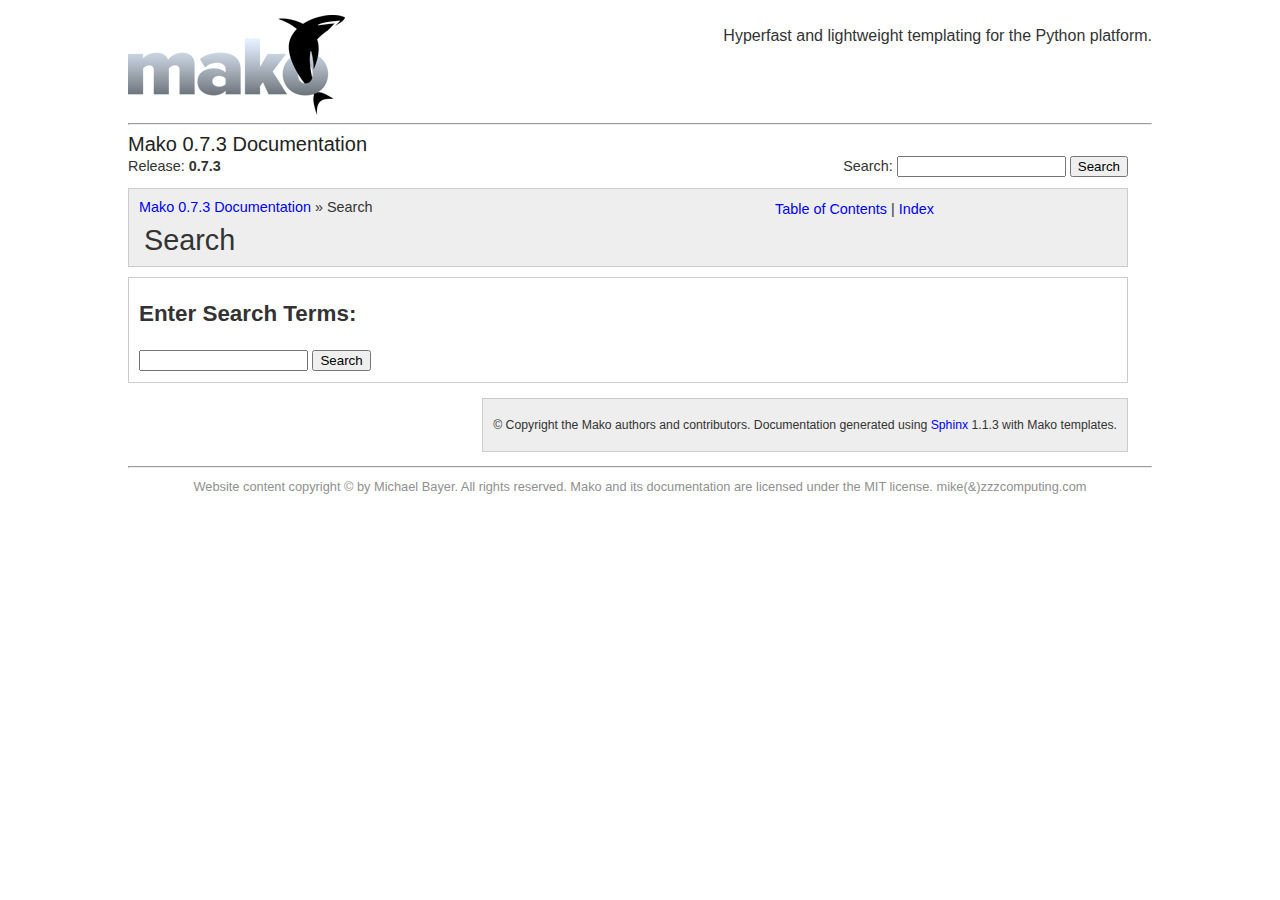
<file: Mako-0.7.3/doc/search.html>
<html xmlns="http://www.w3.org/1999/xhtml">
<meta http-equiv="Content-Type" content="text/html; charset=utf-8"/>
<link rel="shortcut icon" href="/favicon.ico" type="image/x-icon">
<head>
<title>
    
    Search
 &mdash; 
    Mako 0.7.3 Documentation
</title>

    <link rel="stylesheet" href="_static/pygments.css" type="text/css" />
    <link rel="stylesheet" href="_static/docs.css" type="text/css" />

    <script type="text/javascript">
      var DOCUMENTATION_OPTIONS = {
          URL_ROOT:    '#',
          VERSION:     '0.7.3',
          COLLAPSE_MODINDEX: false,
          FILE_SUFFIX: '.html'
      };
    </script>
        <script type="text/javascript" src="_static/jquery.js"></script>
        <script type="text/javascript" src="_static/underscore.js"></script>
        <script type="text/javascript" src="_static/doctools.js"></script>
        <script type="text/javascript" src="_static/searchtools.js"></script>
    <link rel="index" title="Index" href="genindex.html" />
    <link rel="search" title="Search" href="#" />
    <link rel="top" title="Mako 0.7.3 Documentation" href="index.html" />

<link rel="stylesheet" href="_static/site.css"></link>


</head>
<body>
    <div id="wrap">
    <div class="rightbar">


    <div class="slogan">
    Hyperfast and lightweight templating for the Python platform.
    </div>


    </div>

    <a href="http://www.makotemplates.org/"><img src="_static/makoLogo.png" /></a>

    <hr/>

    









<div id="docs-container">



<div id="docs-header">
    <h1>Mako 0.7.3 Documentation</h1>

    <div id="docs-search">
    Search:
    <form class="search" action="#" method="get">
      <input type="text" name="q" size="18" /> <input type="submit" value="Search" />
      <input type="hidden" name="check_keywords" value="yes" />
      <input type="hidden" name="area" value="default" />
    </form>
    </div>

    <div id="docs-version-header">
        Release: <span class="version-num">0.7.3</span>

    </div>

</div>

<div id="docs-top-navigation">
    <div id="docs-top-page-control" class="docs-navigation-links">
        <ul>

        <li>
            <a href="index.html">Table of Contents</a> |
            <a href="genindex.html">Index</a>
        </li>
        </ul>
    </div>

    <div id="docs-navigation-banner">
        <a href="index.html">Mako 0.7.3 Documentation</a>
        » 
    Search
 

        <h2>
            
    Search

        </h2>
    </div>

</div>

<div id="docs-body-container">


    <div id="docs-body" class="" >
        





<div id="searchform">
<h3>Enter Search Terms:</h3>
<form class="search" action="#" method="get">
  <input type="text" name="q" size="18" /> <input type="submit" value="Search" />
  <input type="hidden" name="check_keywords" value="yes" />
  <input type="hidden" name="area" value="default" />
</form>
</div>

<div id="search-results"></div>



    </div>

</div>

<div id="docs-bottom-navigation" class="docs-navigation-links">

    <div id="docs-copyright">
        &copy; Copyright the Mako authors and contributors.
        Documentation generated using <a href="http://sphinx.pocoo.org/">Sphinx</a> 1.1.3 
        with Mako templates.
    </div>
</div>

</div>

<div class="clearfix">

    
<hr/>

<div class="copyright">Website content copyright &copy; by Michael Bayer.
    All rights reserved.  Mako and its documentation are licensed
    under the MIT license.  mike(&)zzzcomputing.com</div>

    <script type="text/javascript" src="searchindex.js"></script>

</div>
</div>
</body>
</html>
</file>
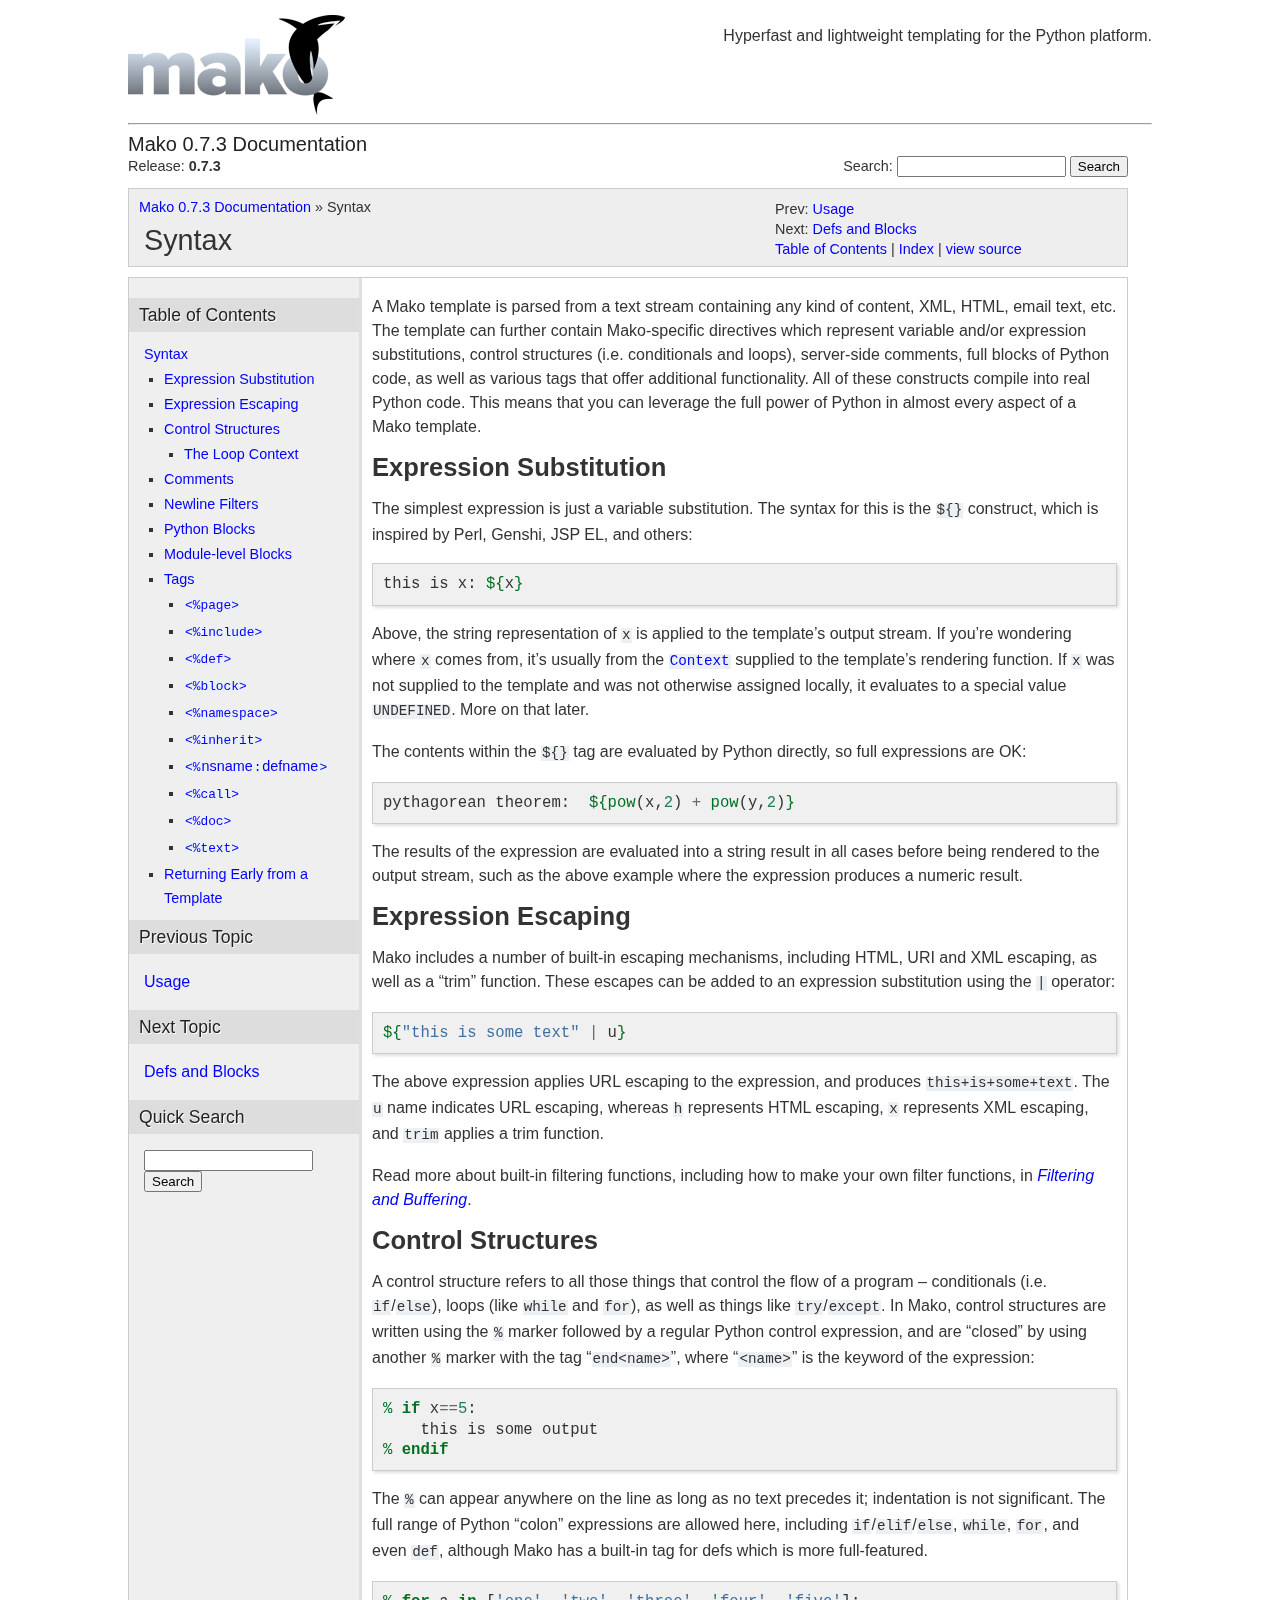
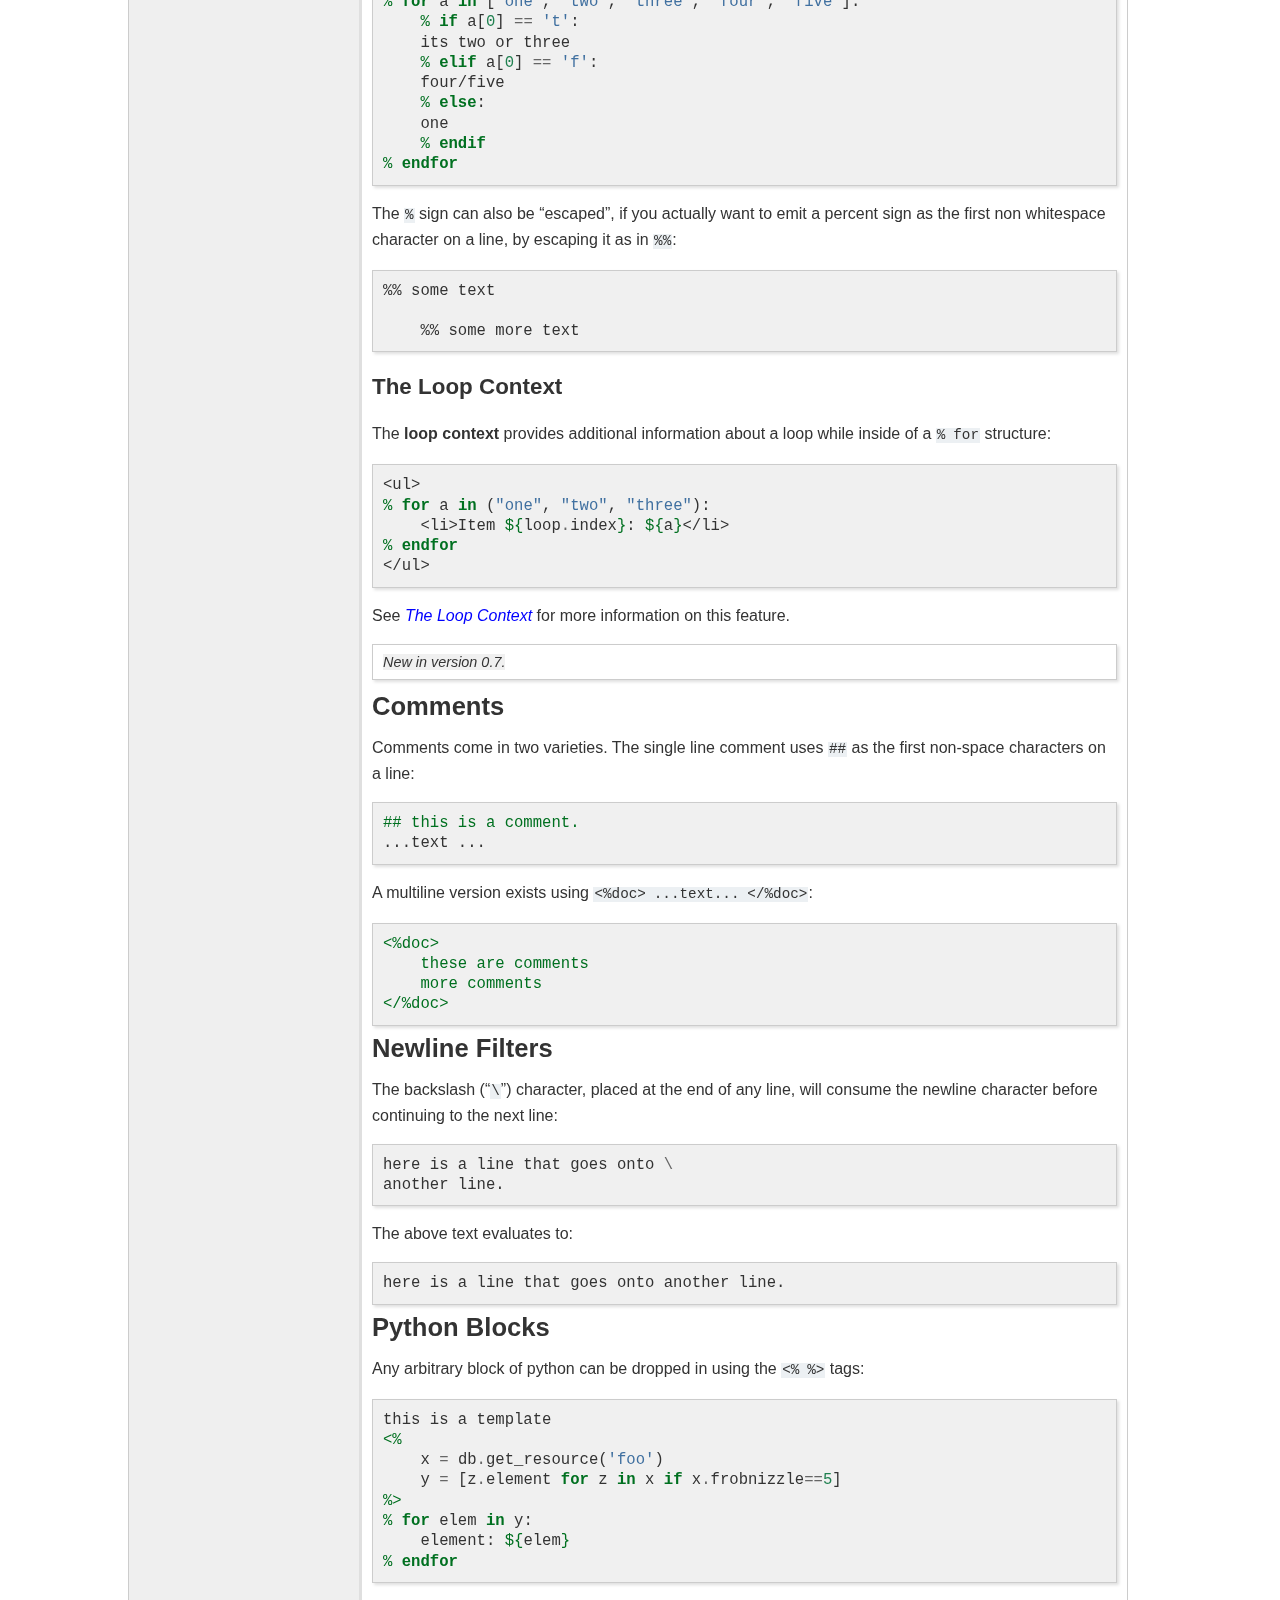
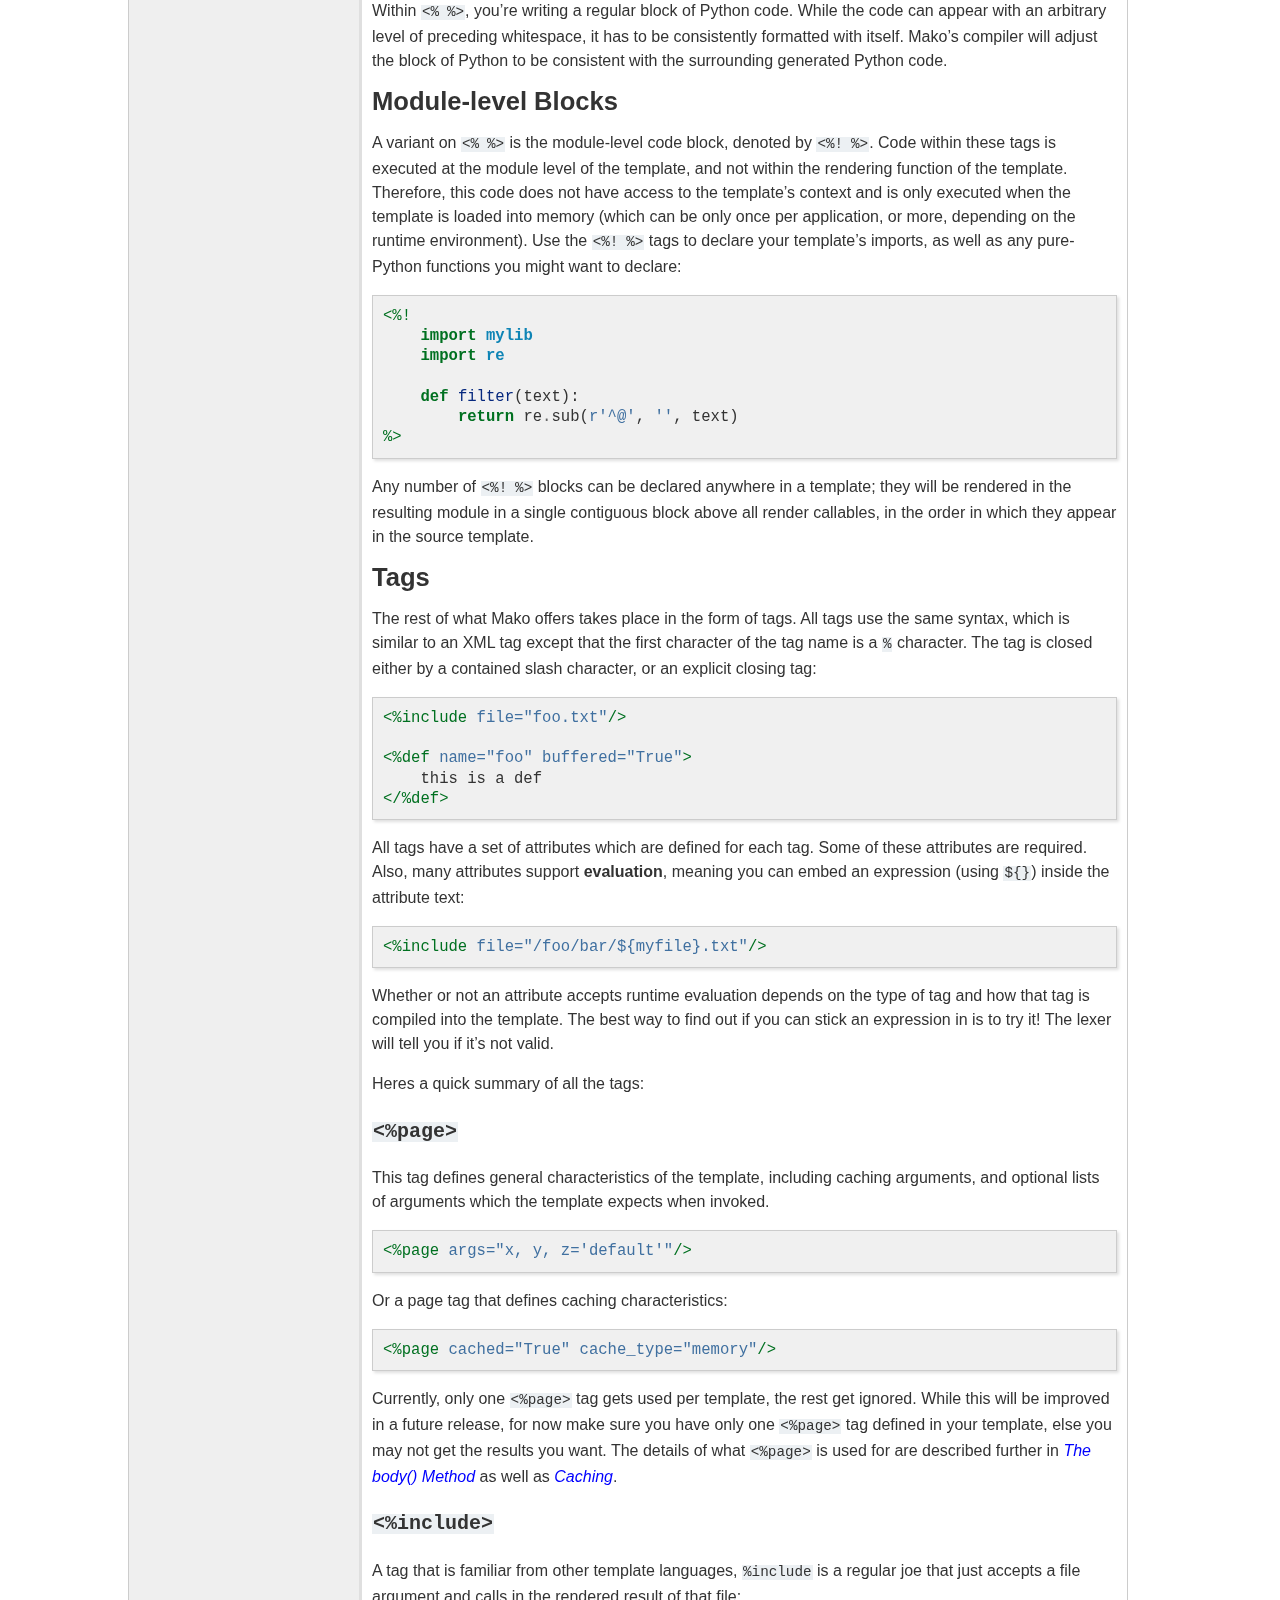
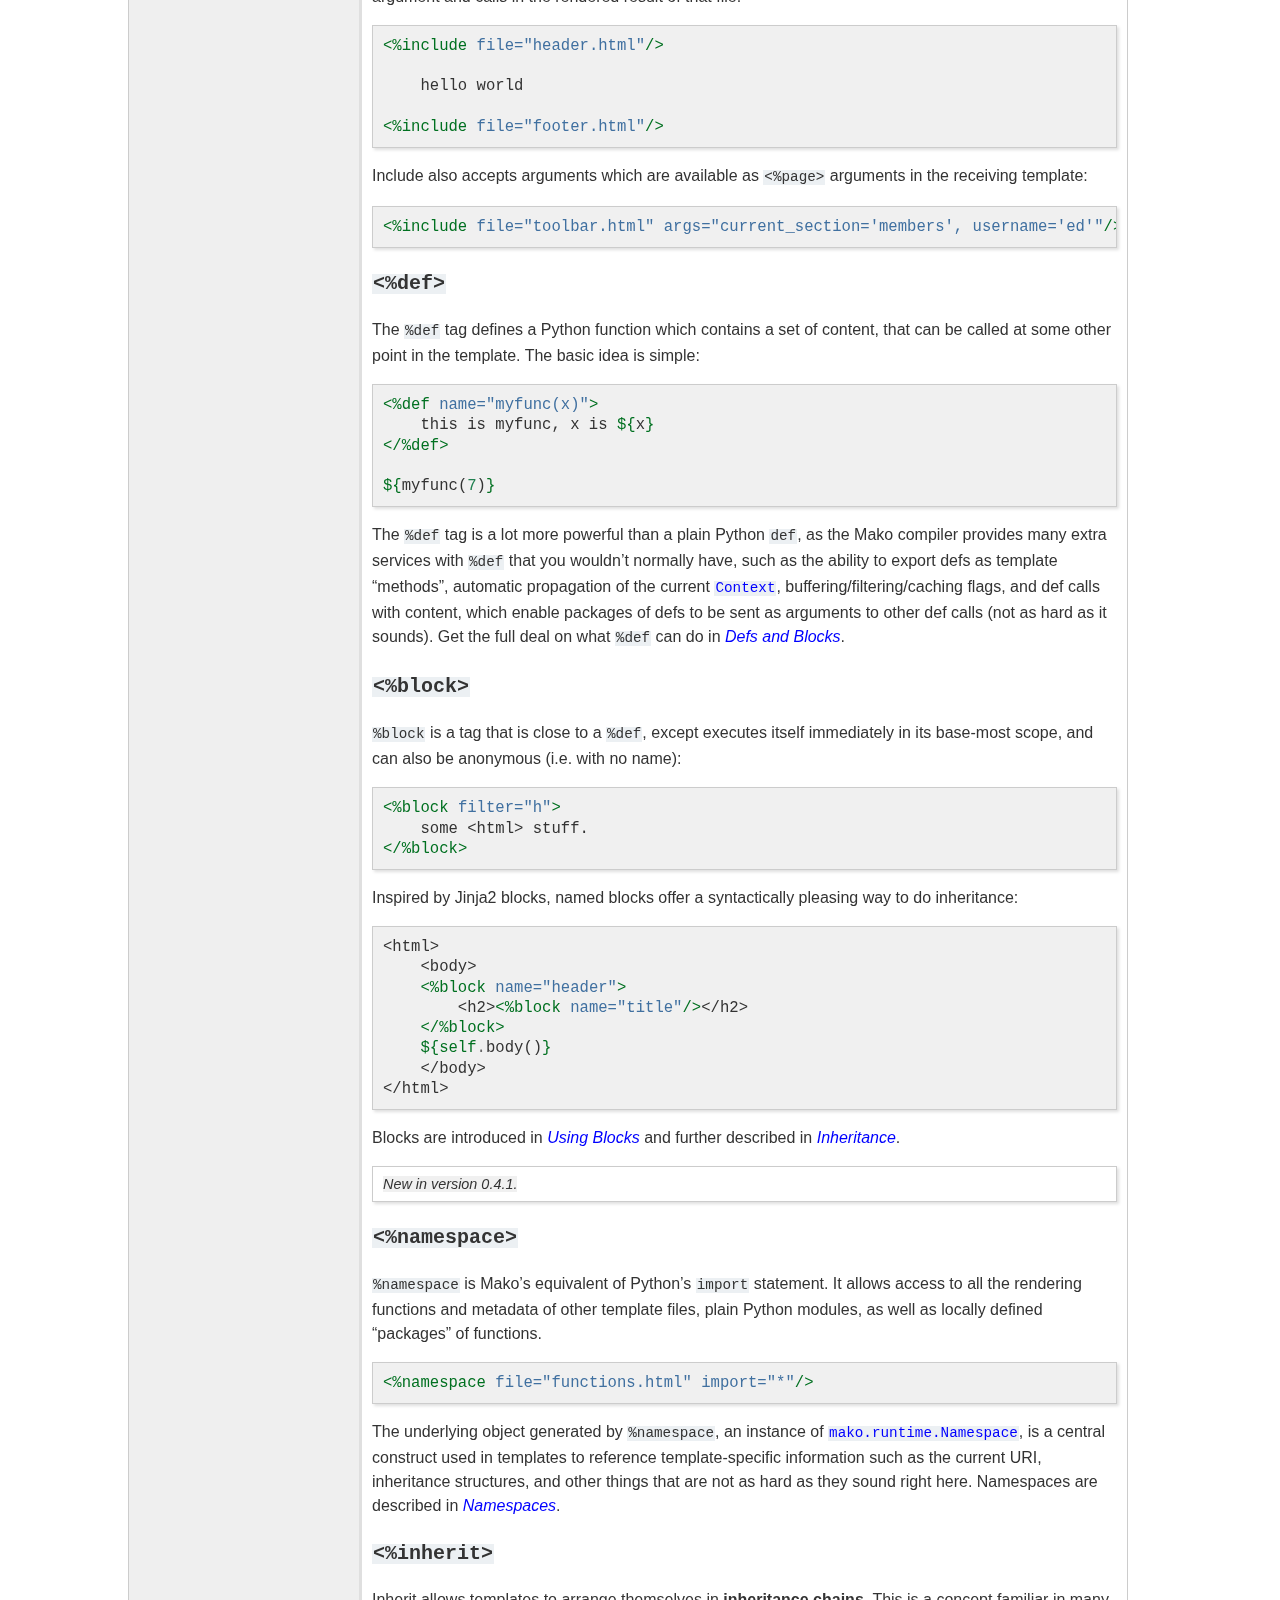
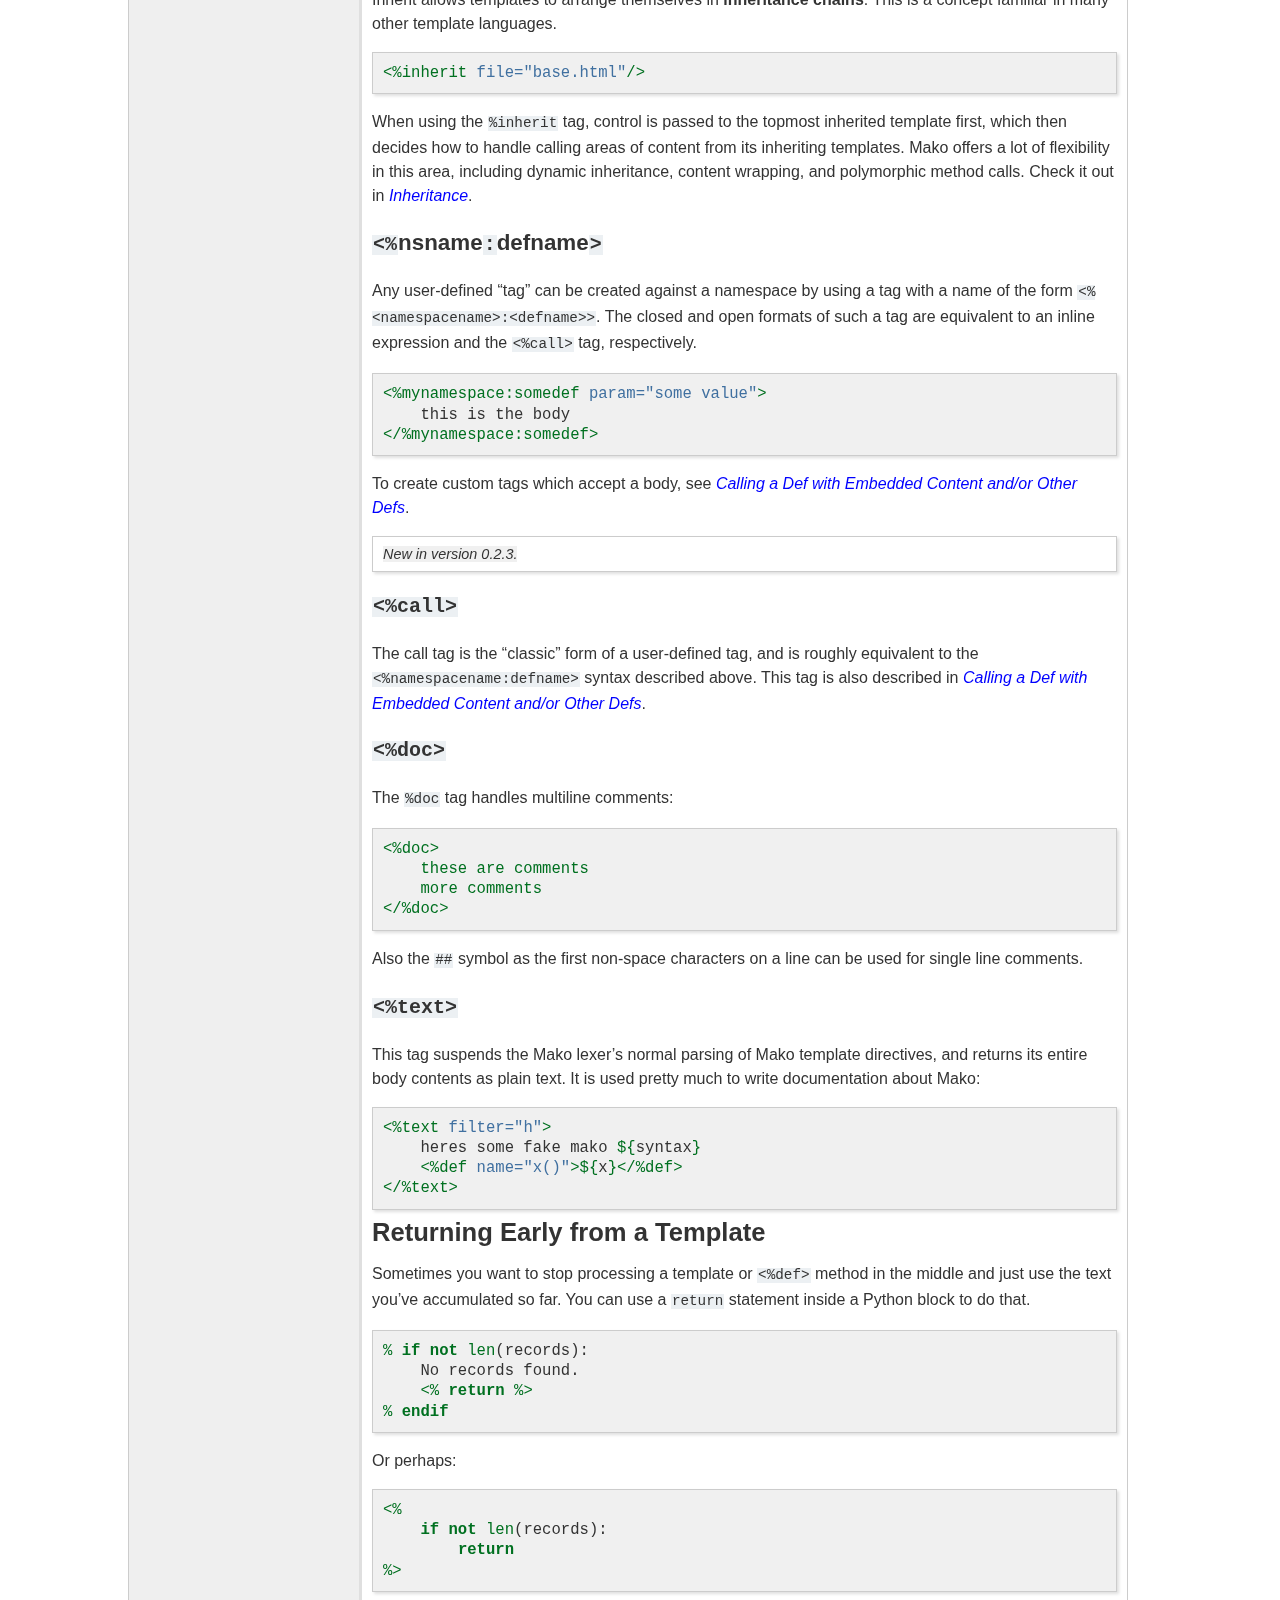
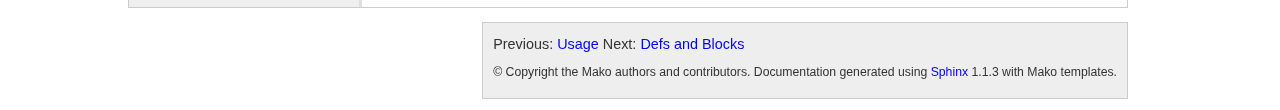
<file: Mako-0.7.3/doc/syntax.html>
<html xmlns="http://www.w3.org/1999/xhtml">
<meta http-equiv="Content-Type" content="text/html; charset=utf-8"/>
<link rel="shortcut icon" href="/favicon.ico" type="image/x-icon">
<head>
<title>
    
                Syntax
             &mdash; 
    Mako 0.7.3 Documentation
</title>

    <link rel="stylesheet" href="_static/pygments.css" type="text/css" />
    <link rel="stylesheet" href="_static/docs.css" type="text/css" />

    <script type="text/javascript">
      var DOCUMENTATION_OPTIONS = {
          URL_ROOT:    '#',
          VERSION:     '0.7.3',
          COLLAPSE_MODINDEX: false,
          FILE_SUFFIX: '.html'
      };
    </script>
        <script type="text/javascript" src="_static/jquery.js"></script>
        <script type="text/javascript" src="_static/underscore.js"></script>
        <script type="text/javascript" src="_static/doctools.js"></script>
    <link rel="index" title="Index" href="genindex.html" />
    <link rel="search" title="Search" href="search.html" />
    <link rel="top" title="Mako 0.7.3 Documentation" href="index.html" />
        <link rel="next" title="Defs and Blocks" href="defs.html" />
        <link rel="prev" title="Usage" href="usage.html" />

<link rel="stylesheet" href="_static/site.css"></link>


</head>
<body>
    <div id="wrap">
    <div class="rightbar">


    <div class="slogan">
    Hyperfast and lightweight templating for the Python platform.
    </div>


    </div>

    <a href="http://www.makotemplates.org/"><img src="_static/makoLogo.png" /></a>

    <hr/>

    









<div id="docs-container">



<div id="docs-header">
    <h1>Mako 0.7.3 Documentation</h1>

    <div id="docs-search">
    Search:
    <form class="search" action="search.html" method="get">
      <input type="text" name="q" size="18" /> <input type="submit" value="Search" />
      <input type="hidden" name="check_keywords" value="yes" />
      <input type="hidden" name="area" value="default" />
    </form>
    </div>

    <div id="docs-version-header">
        Release: <span class="version-num">0.7.3</span>

    </div>

</div>

<div id="docs-top-navigation">
    <div id="docs-top-page-control" class="docs-navigation-links">
        <ul>
            <li>Prev:
            <a href="usage.html" title="previous chapter">Usage</a>
            </li>
            <li>Next:
            <a href="defs.html" title="next chapter">Defs and Blocks</a>
            </li>

        <li>
            <a href="index.html">Table of Contents</a> |
            <a href="genindex.html">Index</a>
            | <a href="_sources/syntax.txt">view source
        </li>
        </ul>
    </div>

    <div id="docs-navigation-banner">
        <a href="index.html">Mako 0.7.3 Documentation</a>
        » 
                Syntax
             

        <h2>
            
                Syntax
            
        </h2>
    </div>

</div>

<div id="docs-body-container">

    <div id="docs-sidebar">
    <h3><a href="index.html">Table of Contents</a></h3>
    <ul>
<li><a class="reference internal" href="#">Syntax</a><ul>
<li><a class="reference internal" href="#expression-substitution">Expression Substitution</a></li>
<li><a class="reference internal" href="#expression-escaping">Expression Escaping</a></li>
<li><a class="reference internal" href="#control-structures">Control Structures</a><ul>
<li><a class="reference internal" href="#the-loop-context">The Loop Context</a></li>
</ul>
</li>
<li><a class="reference internal" href="#comments">Comments</a></li>
<li><a class="reference internal" href="#newline-filters">Newline Filters</a></li>
<li><a class="reference internal" href="#python-blocks">Python Blocks</a></li>
<li><a class="reference internal" href="#module-level-blocks">Module-level Blocks</a></li>
<li><a class="reference internal" href="#tags">Tags</a><ul>
<li><a class="reference internal" href="#page"><tt class="docutils literal"><span class="pre">&lt;%page&gt;</span></tt></a></li>
<li><a class="reference internal" href="#include"><tt class="docutils literal"><span class="pre">&lt;%include&gt;</span></tt></a></li>
<li><a class="reference internal" href="#def"><tt class="docutils literal"><span class="pre">&lt;%def&gt;</span></tt></a></li>
<li><a class="reference internal" href="#block"><tt class="docutils literal"><span class="pre">&lt;%block&gt;</span></tt></a></li>
<li><a class="reference internal" href="#namespace"><tt class="docutils literal"><span class="pre">&lt;%namespace&gt;</span></tt></a></li>
<li><a class="reference internal" href="#inherit"><tt class="docutils literal"><span class="pre">&lt;%inherit&gt;</span></tt></a></li>
<li><a class="reference internal" href="#nsname-defname"><tt class="docutils literal"><span class="pre">&lt;%</span></tt>nsname<tt class="docutils literal"><span class="pre">:</span></tt>defname<tt class="docutils literal"><span class="pre">&gt;</span></tt></a></li>
<li><a class="reference internal" href="#call"><tt class="docutils literal"><span class="pre">&lt;%call&gt;</span></tt></a></li>
<li><a class="reference internal" href="#doc"><tt class="docutils literal"><span class="pre">&lt;%doc&gt;</span></tt></a></li>
<li><a class="reference internal" href="#text"><tt class="docutils literal"><span class="pre">&lt;%text&gt;</span></tt></a></li>
</ul>
</li>
<li><a class="reference internal" href="#returning-early-from-a-template">Returning Early from a Template</a></li>
</ul>
</li>
</ul>


    <h4>Previous Topic</h4>
    <p>
    <a href="usage.html" title="previous chapter">Usage</a>
    </p>
    <h4>Next Topic</h4>
    <p>
    <a href="defs.html" title="next chapter">Defs and Blocks</a>
    </p>

    <h4>Quick Search</h4>
    <p>
    <form class="search" action="search.html" method="get">
      <input type="text" name="q" size="18" /> <input type="submit" value="Search" />
      <input type="hidden" name="check_keywords" value="yes" />
      <input type="hidden" name="area" value="default" />
    </form>
    </p>

    </div>

    <div id="docs-body" class="withsidebar" >
        
<div class="section" id="syntax">
<span id="syntax-toplevel"></span><h1>Syntax<a class="headerlink" href="#syntax" title="Permalink to this headline">¶</a></h1>
<p>A Mako template is parsed from a text stream containing any kind
of content, XML, HTML, email text, etc. The template can further
contain Mako-specific directives which represent variable and/or
expression substitutions, control structures (i.e. conditionals
and loops), server-side comments, full blocks of Python code, as
well as various tags that offer additional functionality. All of
these constructs compile into real Python code. This means that
you can leverage the full power of Python in almost every aspect
of a Mako template.</p>
<div class="section" id="expression-substitution">
<h2>Expression Substitution<a class="headerlink" href="#expression-substitution" title="Permalink to this headline">¶</a></h2>
<p>The simplest expression is just a variable substitution. The
syntax for this is the <tt class="docutils literal"><span class="pre">${}</span></tt> construct, which is inspired by
Perl, Genshi, JSP EL, and others:</p>
<div class="highlight-mako"><div class="highlight"><pre><span class="x">this is x: </span><span class="cp">${</span><span class="n">x</span><span class="cp">}</span><span class="x"></span>
</pre></div>
</div>
<p>Above, the string representation of <tt class="docutils literal"><span class="pre">x</span></tt> is applied to the
template&#8217;s output stream. If you&#8217;re wondering where <tt class="docutils literal"><span class="pre">x</span></tt> comes
from, it&#8217;s usually from the <a class="reference internal" href="runtime.html#mako.runtime.Context" title="mako.runtime.Context"><tt class="xref py py-class docutils literal"><span class="pre">Context</span></tt></a> supplied to the
template&#8217;s rendering function. If <tt class="docutils literal"><span class="pre">x</span></tt> was not supplied to the
template and was not otherwise assigned locally, it evaluates to
a special value <tt class="docutils literal"><span class="pre">UNDEFINED</span></tt>. More on that later.</p>
<p>The contents within the <tt class="docutils literal"><span class="pre">${}</span></tt> tag are evaluated by Python
directly, so full expressions are OK:</p>
<div class="highlight-mako"><div class="highlight"><pre><span class="x">pythagorean theorem:  </span><span class="cp">${</span><span class="nb">pow</span><span class="p">(</span><span class="n">x</span><span class="p">,</span><span class="mi">2</span><span class="p">)</span> <span class="o">+</span> <span class="nb">pow</span><span class="p">(</span><span class="n">y</span><span class="p">,</span><span class="mi">2</span><span class="p">)</span><span class="cp">}</span><span class="x"></span>
</pre></div>
</div>
<p>The results of the expression are evaluated into a string result
in all cases before being rendered to the output stream, such as
the above example where the expression produces a numeric
result.</p>
</div>
<div class="section" id="expression-escaping">
<h2>Expression Escaping<a class="headerlink" href="#expression-escaping" title="Permalink to this headline">¶</a></h2>
<p>Mako includes a number of built-in escaping mechanisms,
including HTML, URI and XML escaping, as well as a &#8220;trim&#8221;
function. These escapes can be added to an expression
substitution using the <tt class="docutils literal"><span class="pre">|</span></tt> operator:</p>
<div class="highlight-mako"><div class="highlight"><pre><span class="cp">${</span><span class="s">&quot;this is some text&quot;</span> <span class="o">|</span> <span class="n">u</span><span class="cp">}</span><span class="x"></span>
</pre></div>
</div>
<p>The above expression applies URL escaping to the expression, and
produces <tt class="docutils literal"><span class="pre">this+is+some+text</span></tt>. The <tt class="docutils literal"><span class="pre">u</span></tt> name indicates URL
escaping, whereas <tt class="docutils literal"><span class="pre">h</span></tt> represents HTML escaping, <tt class="docutils literal"><span class="pre">x</span></tt>
represents XML escaping, and <tt class="docutils literal"><span class="pre">trim</span></tt> applies a trim function.</p>
<p>Read more about built-in filtering functions, including how to
make your own filter functions, in <a class="reference internal" href="filtering.html"><em>Filtering and Buffering</em></a>.</p>
</div>
<div class="section" id="control-structures">
<h2>Control Structures<a class="headerlink" href="#control-structures" title="Permalink to this headline">¶</a></h2>
<p>A control structure refers to all those things that control the
flow of a program &#8211; conditionals (i.e. <tt class="docutils literal"><span class="pre">if</span></tt>/<tt class="docutils literal"><span class="pre">else</span></tt>), loops (like
<tt class="docutils literal"><span class="pre">while</span></tt> and <tt class="docutils literal"><span class="pre">for</span></tt>), as well as things like <tt class="docutils literal"><span class="pre">try</span></tt>/<tt class="docutils literal"><span class="pre">except</span></tt>. In Mako,
control structures are written using the <tt class="docutils literal"><span class="pre">%</span></tt> marker followed
by a regular Python control expression, and are &#8220;closed&#8221; by
using another <tt class="docutils literal"><span class="pre">%</span></tt> marker with the tag &#8220;<tt class="docutils literal"><span class="pre">end&lt;name&gt;</span></tt>&#8221;, where
&#8220;<tt class="docutils literal"><span class="pre">&lt;name&gt;</span></tt>&#8221; is the keyword of the expression:</p>
<div class="highlight-mako"><div class="highlight"><pre><span class="cp">%</span> <span class="k">if</span> <span class="n">x</span><span class="o">==</span><span class="mi">5</span><span class="p">:</span><span class="x"></span>
<span class="x">    this is some output</span>
<span class="cp">%</span><span class="k"> endif</span><span class="x"></span>
</pre></div>
</div>
<p>The <tt class="docutils literal"><span class="pre">%</span></tt> can appear anywhere on the line as long as no text
precedes it; indentation is not significant. The full range of
Python &#8220;colon&#8221; expressions are allowed here, including
<tt class="docutils literal"><span class="pre">if</span></tt>/<tt class="docutils literal"><span class="pre">elif</span></tt>/<tt class="docutils literal"><span class="pre">else</span></tt>, <tt class="docutils literal"><span class="pre">while</span></tt>, <tt class="docutils literal"><span class="pre">for</span></tt>, and even <tt class="docutils literal"><span class="pre">def</span></tt>, although
Mako has a built-in tag for defs which is more full-featured.</p>
<div class="highlight-mako"><div class="highlight"><pre><span class="cp">%</span> <span class="k">for</span> <span class="n">a</span> <span class="ow">in</span> <span class="p">[</span><span class="s">&#39;one&#39;</span><span class="p">,</span> <span class="s">&#39;two&#39;</span><span class="p">,</span> <span class="s">&#39;three&#39;</span><span class="p">,</span> <span class="s">&#39;four&#39;</span><span class="p">,</span> <span class="s">&#39;five&#39;</span><span class="p">]:</span><span class="x"></span>
    <span class="cp">%</span> <span class="k">if</span> <span class="n">a</span><span class="p">[</span><span class="mi">0</span><span class="p">]</span> <span class="o">==</span> <span class="s">&#39;t&#39;</span><span class="p">:</span><span class="x"></span>
<span class="x">    its two or three</span>
    <span class="cp">%</span> <span class="k">elif</span> <span class="n">a</span><span class="p">[</span><span class="mi">0</span><span class="p">]</span> <span class="o">==</span> <span class="s">&#39;f&#39;</span><span class="p">:</span><span class="x"></span>
<span class="x">    four/five</span>
    <span class="cp">%</span> <span class="k">else</span><span class="p">:</span><span class="x"></span>
<span class="x">    one</span>
    <span class="cp">%</span><span class="k"> endif</span><span class="x"></span>
<span class="cp">%</span><span class="k"> endfor</span><span class="x"></span>
</pre></div>
</div>
<p>The <tt class="docutils literal"><span class="pre">%</span></tt> sign can also be &#8220;escaped&#8221;, if you actually want to
emit a percent sign as the first non whitespace character on a
line, by escaping it as in <tt class="docutils literal"><span class="pre">%%</span></tt>:</p>
<div class="highlight-mako"><div class="highlight"><pre><span class="x">%% some text</span>

<span class="x">    %% some more text</span>
</pre></div>
</div>
<div class="section" id="the-loop-context">
<h3>The Loop Context<a class="headerlink" href="#the-loop-context" title="Permalink to this headline">¶</a></h3>
<p>The <strong>loop context</strong> provides additional information about a loop
while inside of a <tt class="docutils literal"><span class="pre">%</span> <span class="pre">for</span></tt> structure:</p>
<div class="highlight-mako"><div class="highlight"><pre><span class="x">&lt;ul&gt;</span>
<span class="cp">%</span> <span class="k">for</span> <span class="n">a</span> <span class="ow">in</span> <span class="p">(</span><span class="s">&quot;one&quot;</span><span class="p">,</span> <span class="s">&quot;two&quot;</span><span class="p">,</span> <span class="s">&quot;three&quot;</span><span class="p">):</span><span class="x"></span>
<span class="x">    &lt;li&gt;Item </span><span class="cp">${</span><span class="n">loop</span><span class="o">.</span><span class="n">index</span><span class="cp">}</span><span class="x">: </span><span class="cp">${</span><span class="n">a</span><span class="cp">}</span><span class="x">&lt;/li&gt;</span>
<span class="cp">%</span><span class="k"> endfor</span><span class="x"></span>
<span class="x">&lt;/ul&gt;</span>
</pre></div>
</div>
<p>See <a class="reference internal" href="runtime.html#loop-context"><em>The Loop Context</em></a> for more information on this feature.</p>
<p class="versionadded">
<span class="versionmodified">New in version 0.7.</span></p>
</div>
</div>
<div class="section" id="comments">
<h2>Comments<a class="headerlink" href="#comments" title="Permalink to this headline">¶</a></h2>
<p>Comments come in two varieties. The single line comment uses
<tt class="docutils literal"><span class="pre">##</span></tt> as the first non-space characters on a line:</p>
<div class="highlight-mako"><div class="highlight"><pre><span class="cp">## this is a comment.</span><span class="x"></span>
<span class="x">...text ...</span>
</pre></div>
</div>
<p>A multiline version exists using <tt class="docutils literal"><span class="pre">&lt;%doc&gt;</span> <span class="pre">...text...</span> <span class="pre">&lt;/%doc&gt;</span></tt>:</p>
<div class="highlight-mako"><div class="highlight"><pre><span class="cp">&lt;%doc&gt;</span>
<span class="cp">    these are comments</span>
<span class="cp">    more comments</span>
<span class="cp">&lt;/%doc&gt;</span><span class="x"></span>
</pre></div>
</div>
</div>
<div class="section" id="newline-filters">
<h2>Newline Filters<a class="headerlink" href="#newline-filters" title="Permalink to this headline">¶</a></h2>
<p>The backslash (&#8220;<tt class="docutils literal"><span class="pre">\</span></tt>&#8221;) character, placed at the end of any
line, will consume the newline character before continuing to
the next line:</p>
<div class="highlight-mako"><div class="highlight"><pre><span class="x">here is a line that goes onto </span><span class="o">\</span>
<span class="x">another line.</span>
</pre></div>
</div>
<p>The above text evaluates to:</p>
<div class="highlight-text"><div class="highlight"><pre>here is a line that goes onto another line.
</pre></div>
</div>
</div>
<div class="section" id="python-blocks">
<h2>Python Blocks<a class="headerlink" href="#python-blocks" title="Permalink to this headline">¶</a></h2>
<p>Any arbitrary block of python can be dropped in using the <tt class="docutils literal"><span class="pre">&lt;%</span>
<span class="pre">%&gt;</span></tt> tags:</p>
<div class="highlight-mako"><div class="highlight"><pre><span class="x">this is a template</span>
<span class="cp">&lt;%</span>
    <span class="n">x</span> <span class="o">=</span> <span class="n">db</span><span class="o">.</span><span class="n">get_resource</span><span class="p">(</span><span class="s">&#39;foo&#39;</span><span class="p">)</span>
    <span class="n">y</span> <span class="o">=</span> <span class="p">[</span><span class="n">z</span><span class="o">.</span><span class="n">element</span> <span class="k">for</span> <span class="n">z</span> <span class="ow">in</span> <span class="n">x</span> <span class="k">if</span> <span class="n">x</span><span class="o">.</span><span class="n">frobnizzle</span><span class="o">==</span><span class="mi">5</span><span class="p">]</span>
<span class="cp">%&gt;</span>
<span class="cp">%</span> <span class="k">for</span> <span class="n">elem</span> <span class="ow">in</span> <span class="n">y</span><span class="p">:</span><span class="x"></span>
<span class="x">    element: </span><span class="cp">${</span><span class="n">elem</span><span class="cp">}</span>
<span class="cp">%</span><span class="k"> endfor</span><span class="x"></span>
</pre></div>
</div>
<p>Within <tt class="docutils literal"><span class="pre">&lt;%</span> <span class="pre">%&gt;</span></tt>, you&#8217;re writing a regular block of Python code.
While the code can appear with an arbitrary level of preceding
whitespace, it has to be consistently formatted with itself.
Mako&#8217;s compiler will adjust the block of Python to be consistent
with the surrounding generated Python code.</p>
</div>
<div class="section" id="module-level-blocks">
<h2>Module-level Blocks<a class="headerlink" href="#module-level-blocks" title="Permalink to this headline">¶</a></h2>
<p>A variant on <tt class="docutils literal"><span class="pre">&lt;%</span> <span class="pre">%&gt;</span></tt> is the module-level code block, denoted
by <tt class="docutils literal"><span class="pre">&lt;%!</span> <span class="pre">%&gt;</span></tt>. Code within these tags is executed at the module
level of the template, and not within the rendering function of
the template. Therefore, this code does not have access to the
template&#8217;s context and is only executed when the template is
loaded into memory (which can be only once per application, or
more, depending on the runtime environment). Use the <tt class="docutils literal"><span class="pre">&lt;%!</span> <span class="pre">%&gt;</span></tt>
tags to declare your template&#8217;s imports, as well as any
pure-Python functions you might want to declare:</p>
<div class="highlight-mako"><div class="highlight"><pre><span class="cp">&lt;%!</span>
    <span class="kn">import</span> <span class="nn">mylib</span>
    <span class="kn">import</span> <span class="nn">re</span>

    <span class="k">def</span> <span class="nf">filter</span><span class="p">(</span><span class="n">text</span><span class="p">):</span>
        <span class="k">return</span> <span class="n">re</span><span class="o">.</span><span class="n">sub</span><span class="p">(</span><span class="s">r&#39;^@&#39;</span><span class="p">,</span> <span class="s">&#39;&#39;</span><span class="p">,</span> <span class="n">text</span><span class="p">)</span>
<span class="cp">%&gt;</span><span class="x"></span>
</pre></div>
</div>
<p>Any number of <tt class="docutils literal"><span class="pre">&lt;%!</span> <span class="pre">%&gt;</span></tt> blocks can be declared anywhere in a
template; they will be rendered in the resulting module
in a single contiguous block above all render callables,
in the order in which they appear in the source template.</p>
</div>
<div class="section" id="tags">
<h2>Tags<a class="headerlink" href="#tags" title="Permalink to this headline">¶</a></h2>
<p>The rest of what Mako offers takes place in the form of tags.
All tags use the same syntax, which is similar to an XML tag
except that the first character of the tag name is a <tt class="docutils literal"><span class="pre">%</span></tt>
character. The tag is closed either by a contained slash
character, or an explicit closing tag:</p>
<div class="highlight-mako"><div class="highlight"><pre><span class="cp">&lt;%</span><span class="nb">include</span> <span class="na">file=</span><span class="s">&quot;foo.txt&quot;</span><span class="cp">/&gt;</span><span class="x"></span>

<span class="cp">&lt;%</span><span class="nb">def</span> <span class="na">name=</span><span class="s">&quot;foo&quot;</span> <span class="na">buffered=</span><span class="s">&quot;True&quot;</span><span class="cp">&gt;</span><span class="x"></span>
<span class="x">    this is a def</span>
<span class="cp">&lt;/%</span><span class="nb">def</span><span class="cp">&gt;</span><span class="x"></span>
</pre></div>
</div>
<p>All tags have a set of attributes which are defined for each
tag. Some of these attributes are required. Also, many
attributes support <strong>evaluation</strong>, meaning you can embed an
expression (using <tt class="docutils literal"><span class="pre">${}</span></tt>) inside the attribute text:</p>
<div class="highlight-mako"><div class="highlight"><pre><span class="cp">&lt;%</span><span class="nb">include</span> <span class="na">file=</span><span class="s">&quot;/foo/bar/${myfile}.txt&quot;</span><span class="cp">/&gt;</span><span class="x"></span>
</pre></div>
</div>
<p>Whether or not an attribute accepts runtime evaluation depends
on the type of tag and how that tag is compiled into the
template. The best way to find out if you can stick an
expression in is to try it! The lexer will tell you if it&#8217;s not
valid.</p>
<p>Heres a quick summary of all the tags:</p>
<div class="section" id="page">
<h3><tt class="docutils literal"><span class="pre">&lt;%page&gt;</span></tt><a class="headerlink" href="#page" title="Permalink to this headline">¶</a></h3>
<p>This tag defines general characteristics of the template,
including caching arguments, and optional lists of arguments
which the template expects when invoked.</p>
<div class="highlight-mako"><div class="highlight"><pre><span class="cp">&lt;%</span><span class="nb">page</span> <span class="na">args=</span><span class="s">&quot;x, y, z=&#39;default&#39;&quot;</span><span class="cp">/&gt;</span><span class="x"></span>
</pre></div>
</div>
<p>Or a page tag that defines caching characteristics:</p>
<div class="highlight-mako"><div class="highlight"><pre><span class="cp">&lt;%</span><span class="nb">page</span> <span class="na">cached=</span><span class="s">&quot;True&quot;</span> <span class="na">cache_type=</span><span class="s">&quot;memory&quot;</span><span class="cp">/&gt;</span><span class="x"></span>
</pre></div>
</div>
<p>Currently, only one <tt class="docutils literal"><span class="pre">&lt;%page&gt;</span></tt> tag gets used per template, the
rest get ignored. While this will be improved in a future
release, for now make sure you have only one <tt class="docutils literal"><span class="pre">&lt;%page&gt;</span></tt> tag
defined in your template, else you may not get the results you
want. The details of what <tt class="docutils literal"><span class="pre">&lt;%page&gt;</span></tt> is used for are described
further in <a class="reference internal" href="namespaces.html#namespaces-body"><em>The body() Method</em></a> as well as <a class="reference internal" href="caching.html"><em>Caching</em></a>.</p>
</div>
<div class="section" id="include">
<h3><tt class="docutils literal"><span class="pre">&lt;%include&gt;</span></tt><a class="headerlink" href="#include" title="Permalink to this headline">¶</a></h3>
<p>A tag that is familiar from other template languages, <tt class="docutils literal"><span class="pre">%include</span></tt>
is a regular joe that just accepts a file argument and calls in
the rendered result of that file:</p>
<div class="highlight-mako"><div class="highlight"><pre><span class="cp">&lt;%</span><span class="nb">include</span> <span class="na">file=</span><span class="s">&quot;header.html&quot;</span><span class="cp">/&gt;</span><span class="x"></span>

<span class="x">    hello world</span>

<span class="cp">&lt;%</span><span class="nb">include</span> <span class="na">file=</span><span class="s">&quot;footer.html&quot;</span><span class="cp">/&gt;</span><span class="x"></span>
</pre></div>
</div>
<p>Include also accepts arguments which are available as <tt class="docutils literal"><span class="pre">&lt;%page&gt;</span></tt> arguments in the receiving template:</p>
<div class="highlight-mako"><div class="highlight"><pre><span class="cp">&lt;%</span><span class="nb">include</span> <span class="na">file=</span><span class="s">&quot;toolbar.html&quot;</span> <span class="na">args=</span><span class="s">&quot;current_section=&#39;members&#39;, username=&#39;ed&#39;&quot;</span><span class="cp">/&gt;</span><span class="x"></span>
</pre></div>
</div>
</div>
<div class="section" id="def">
<h3><tt class="docutils literal"><span class="pre">&lt;%def&gt;</span></tt><a class="headerlink" href="#def" title="Permalink to this headline">¶</a></h3>
<p>The <tt class="docutils literal"><span class="pre">%def</span></tt> tag defines a Python function which contains a set
of content, that can be called at some other point in the
template. The basic idea is simple:</p>
<div class="highlight-mako"><div class="highlight"><pre><span class="cp">&lt;%</span><span class="nb">def</span> <span class="na">name=</span><span class="s">&quot;myfunc(x)&quot;</span><span class="cp">&gt;</span><span class="x"></span>
<span class="x">    this is myfunc, x is </span><span class="cp">${</span><span class="n">x</span><span class="cp">}</span><span class="x"></span>
<span class="cp">&lt;/%</span><span class="nb">def</span><span class="cp">&gt;</span><span class="x"></span>

<span class="cp">${</span><span class="n">myfunc</span><span class="p">(</span><span class="mi">7</span><span class="p">)</span><span class="cp">}</span><span class="x"></span>
</pre></div>
</div>
<p>The <tt class="docutils literal"><span class="pre">%def</span></tt> tag is a lot more powerful than a plain Python <tt class="docutils literal"><span class="pre">def</span></tt>, as
the Mako compiler provides many extra services with <tt class="docutils literal"><span class="pre">%def</span></tt> that
you wouldn&#8217;t normally have, such as the ability to export defs
as template &#8220;methods&#8221;, automatic propagation of the current
<a class="reference internal" href="runtime.html#mako.runtime.Context" title="mako.runtime.Context"><tt class="xref py py-class docutils literal"><span class="pre">Context</span></tt></a>, buffering/filtering/caching flags, and def calls
with content, which enable packages of defs to be sent as
arguments to other def calls (not as hard as it sounds). Get the
full deal on what <tt class="docutils literal"><span class="pre">%def</span></tt> can do in <a class="reference internal" href="defs.html"><em>Defs and Blocks</em></a>.</p>
</div>
<div class="section" id="block">
<h3><tt class="docutils literal"><span class="pre">&lt;%block&gt;</span></tt><a class="headerlink" href="#block" title="Permalink to this headline">¶</a></h3>
<p><tt class="docutils literal"><span class="pre">%block</span></tt> is a tag that is close to a <tt class="docutils literal"><span class="pre">%def</span></tt>,
except executes itself immediately in its base-most scope,
and can also be anonymous (i.e. with no name):</p>
<div class="highlight-mako"><div class="highlight"><pre><span class="cp">&lt;%</span><span class="nb">block</span> <span class="na">filter=</span><span class="s">&quot;h&quot;</span><span class="cp">&gt;</span><span class="x"></span>
<span class="x">    some &lt;html&gt; stuff.</span>
<span class="cp">&lt;/%</span><span class="nb">block</span><span class="cp">&gt;</span><span class="x"></span>
</pre></div>
</div>
<p>Inspired by Jinja2 blocks, named blocks offer a syntactically pleasing way
to do inheritance:</p>
<div class="highlight-mako"><div class="highlight"><pre><span class="x">&lt;html&gt;</span>
<span class="x">    &lt;body&gt;</span>
<span class="x">    </span><span class="cp">&lt;%</span><span class="nb">block</span> <span class="na">name=</span><span class="s">&quot;header&quot;</span><span class="cp">&gt;</span><span class="x"></span>
<span class="x">        &lt;h2&gt;</span><span class="cp">&lt;%</span><span class="nb">block</span> <span class="na">name=</span><span class="s">&quot;title&quot;</span><span class="cp">/&gt;</span><span class="x">&lt;/h2&gt;</span>
<span class="x">    </span><span class="cp">&lt;/%</span><span class="nb">block</span><span class="cp">&gt;</span><span class="x"></span>
<span class="x">    </span><span class="cp">${</span><span class="bp">self</span><span class="o">.</span><span class="n">body</span><span class="p">()</span><span class="cp">}</span><span class="x"></span>
<span class="x">    &lt;/body&gt;</span>
<span class="x">&lt;/html&gt;</span>
</pre></div>
</div>
<p>Blocks are introduced in <a class="reference internal" href="defs.html#blocks"><em>Using Blocks</em></a> and further described in <a class="reference internal" href="inheritance.html"><em>Inheritance</em></a>.</p>
<p class="versionadded">
<span class="versionmodified">New in version 0.4.1.</span></p>
</div>
<div class="section" id="namespace">
<h3><tt class="docutils literal"><span class="pre">&lt;%namespace&gt;</span></tt><a class="headerlink" href="#namespace" title="Permalink to this headline">¶</a></h3>
<p><tt class="docutils literal"><span class="pre">%namespace</span></tt> is Mako&#8217;s equivalent of Python&#8217;s <tt class="docutils literal"><span class="pre">import</span></tt>
statement. It allows access to all the rendering functions and
metadata of other template files, plain Python modules, as well
as locally defined &#8220;packages&#8221; of functions.</p>
<div class="highlight-mako"><div class="highlight"><pre><span class="cp">&lt;%</span><span class="nb">namespace</span> <span class="na">file=</span><span class="s">&quot;functions.html&quot;</span> <span class="na">import=</span><span class="s">&quot;*&quot;</span><span class="cp">/&gt;</span><span class="x"></span>
</pre></div>
</div>
<p>The underlying object generated by <tt class="docutils literal"><span class="pre">%namespace</span></tt>, an instance of
<a class="reference internal" href="namespaces.html#mako.runtime.Namespace" title="mako.runtime.Namespace"><tt class="xref py py-class docutils literal"><span class="pre">mako.runtime.Namespace</span></tt></a>, is a central construct used in
templates to reference template-specific information such as the
current URI, inheritance structures, and other things that are
not as hard as they sound right here. Namespaces are described
in <a class="reference internal" href="namespaces.html"><em>Namespaces</em></a>.</p>
</div>
<div class="section" id="inherit">
<h3><tt class="docutils literal"><span class="pre">&lt;%inherit&gt;</span></tt><a class="headerlink" href="#inherit" title="Permalink to this headline">¶</a></h3>
<p>Inherit allows templates to arrange themselves in <strong>inheritance
chains</strong>. This is a concept familiar in many other template
languages.</p>
<div class="highlight-mako"><div class="highlight"><pre><span class="cp">&lt;%</span><span class="nb">inherit</span> <span class="na">file=</span><span class="s">&quot;base.html&quot;</span><span class="cp">/&gt;</span><span class="x"></span>
</pre></div>
</div>
<p>When using the <tt class="docutils literal"><span class="pre">%inherit</span></tt> tag, control is passed to the topmost
inherited template first, which then decides how to handle
calling areas of content from its inheriting templates. Mako
offers a lot of flexibility in this area, including dynamic
inheritance, content wrapping, and polymorphic method calls.
Check it out in <a class="reference internal" href="inheritance.html"><em>Inheritance</em></a>.</p>
</div>
<div class="section" id="nsname-defname">
<h3><tt class="docutils literal"><span class="pre">&lt;%</span></tt>nsname<tt class="docutils literal"><span class="pre">:</span></tt>defname<tt class="docutils literal"><span class="pre">&gt;</span></tt><a class="headerlink" href="#nsname-defname" title="Permalink to this headline">¶</a></h3>
<p>Any user-defined &#8220;tag&#8221; can be created against
a namespace by using a tag with a name of the form
<tt class="docutils literal"><span class="pre">&lt;%&lt;namespacename&gt;:&lt;defname&gt;&gt;</span></tt>. The closed and open formats of such a
tag are equivalent to an inline expression and the <tt class="docutils literal"><span class="pre">&lt;%call&gt;</span></tt>
tag, respectively.</p>
<div class="highlight-mako"><div class="highlight"><pre><span class="cp">&lt;%</span><span class="nb">mynamespace:somedef</span> <span class="na">param=</span><span class="s">&quot;some value&quot;</span><span class="cp">&gt;</span><span class="x"></span>
<span class="x">    this is the body</span>
<span class="cp">&lt;/%</span><span class="nb">mynamespace:somedef</span><span class="cp">&gt;</span><span class="x"></span>
</pre></div>
</div>
<p>To create custom tags which accept a body, see
<a class="reference internal" href="defs.html#defs-with-content"><em>Calling a Def with Embedded Content and/or Other Defs</em></a>.</p>
<p class="versionadded">
<span class="versionmodified">New in version 0.2.3.</span></p>
</div>
<div class="section" id="call">
<h3><tt class="docutils literal"><span class="pre">&lt;%call&gt;</span></tt><a class="headerlink" href="#call" title="Permalink to this headline">¶</a></h3>
<p>The call tag is the &#8220;classic&#8221; form of a user-defined tag, and is
roughly equivalent to the <tt class="docutils literal"><span class="pre">&lt;%namespacename:defname&gt;</span></tt> syntax
described above. This tag is also described in <a class="reference internal" href="defs.html#defs-with-content"><em>Calling a Def with Embedded Content and/or Other Defs</em></a>.</p>
</div>
<div class="section" id="doc">
<h3><tt class="docutils literal"><span class="pre">&lt;%doc&gt;</span></tt><a class="headerlink" href="#doc" title="Permalink to this headline">¶</a></h3>
<p>The <tt class="docutils literal"><span class="pre">%doc</span></tt> tag handles multiline comments:</p>
<div class="highlight-mako"><div class="highlight"><pre><span class="cp">&lt;%doc&gt;</span>
<span class="cp">    these are comments</span>
<span class="cp">    more comments</span>
<span class="cp">&lt;/%doc&gt;</span><span class="x"></span>
</pre></div>
</div>
<p>Also the <tt class="docutils literal"><span class="pre">##</span></tt> symbol as the first non-space characters on a line can be used for single line comments.</p>
</div>
<div class="section" id="text">
<h3><tt class="docutils literal"><span class="pre">&lt;%text&gt;</span></tt><a class="headerlink" href="#text" title="Permalink to this headline">¶</a></h3>
<p>This tag suspends the Mako lexer&#8217;s normal parsing of Mako
template directives, and returns its entire body contents as
plain text. It is used pretty much to write documentation about
Mako:</p>
<div class="highlight-mako"><div class="highlight"><pre><span class="cp">&lt;%</span><span class="nb">text</span> <span class="na">filter=</span><span class="s">&quot;h&quot;</span><span class="cp">&gt;</span><span class="x"></span>
<span class="x">    heres some fake mako </span><span class="cp">${</span><span class="n">syntax</span><span class="cp">}</span><span class="x"></span>
<span class="x">    </span><span class="cp">&lt;%</span><span class="nb">def</span> <span class="na">name=</span><span class="s">&quot;x()&quot;</span><span class="cp">&gt;${</span><span class="n">x</span><span class="cp">}&lt;/%</span><span class="nb">def</span><span class="cp">&gt;</span><span class="x"></span>
<span class="cp">&lt;/%</span><span class="nb">text</span><span class="cp">&gt;</span><span class="x"></span>
</pre></div>
</div>
</div>
</div>
<div class="section" id="returning-early-from-a-template">
<h2>Returning Early from a Template<a class="headerlink" href="#returning-early-from-a-template" title="Permalink to this headline">¶</a></h2>
<p>Sometimes you want to stop processing a template or <tt class="docutils literal"><span class="pre">&lt;%def&gt;</span></tt>
method in the middle and just use the text you&#8217;ve accumulated so
far. You can use a <tt class="docutils literal"><span class="pre">return</span></tt> statement inside a Python
block to do that.</p>
<div class="highlight-mako"><div class="highlight"><pre><span class="cp">%</span> <span class="k">if</span> <span class="ow">not</span> <span class="nb">len</span><span class="p">(</span><span class="n">records</span><span class="p">):</span><span class="x"></span>
<span class="x">    No records found.</span>
<span class="x">    </span><span class="cp">&lt;%</span> <span class="k">return</span> <span class="cp">%&gt;</span>
<span class="cp">%</span><span class="k"> endif</span><span class="x"></span>
</pre></div>
</div>
<p>Or perhaps:</p>
<div class="highlight-mako"><div class="highlight"><pre><span class="cp">&lt;%</span>
    <span class="k">if</span> <span class="ow">not</span> <span class="nb">len</span><span class="p">(</span><span class="n">records</span><span class="p">):</span>
        <span class="k">return</span>
<span class="cp">%&gt;</span><span class="x"></span>
</pre></div>
</div>
</div>
</div>

    </div>

</div>

<div id="docs-bottom-navigation" class="docs-navigation-links">
        Previous:
        <a href="usage.html" title="previous chapter">Usage</a>
        Next:
        <a href="defs.html" title="next chapter">Defs and Blocks</a>

    <div id="docs-copyright">
        &copy; Copyright the Mako authors and contributors.
        Documentation generated using <a href="http://sphinx.pocoo.org/">Sphinx</a> 1.1.3 
        with Mako templates.
    </div>
</div>

</div>

<div class="clearfix">

<hr/>

<div class="copyright">Website content copyright &copy; by Michael Bayer.
    All rights reserved.  Mako and its documentation are licensed
    under the MIT license.  mike(&)zzzcomputing.com</div>

</div>
</div>
</body>
</html>
</file>
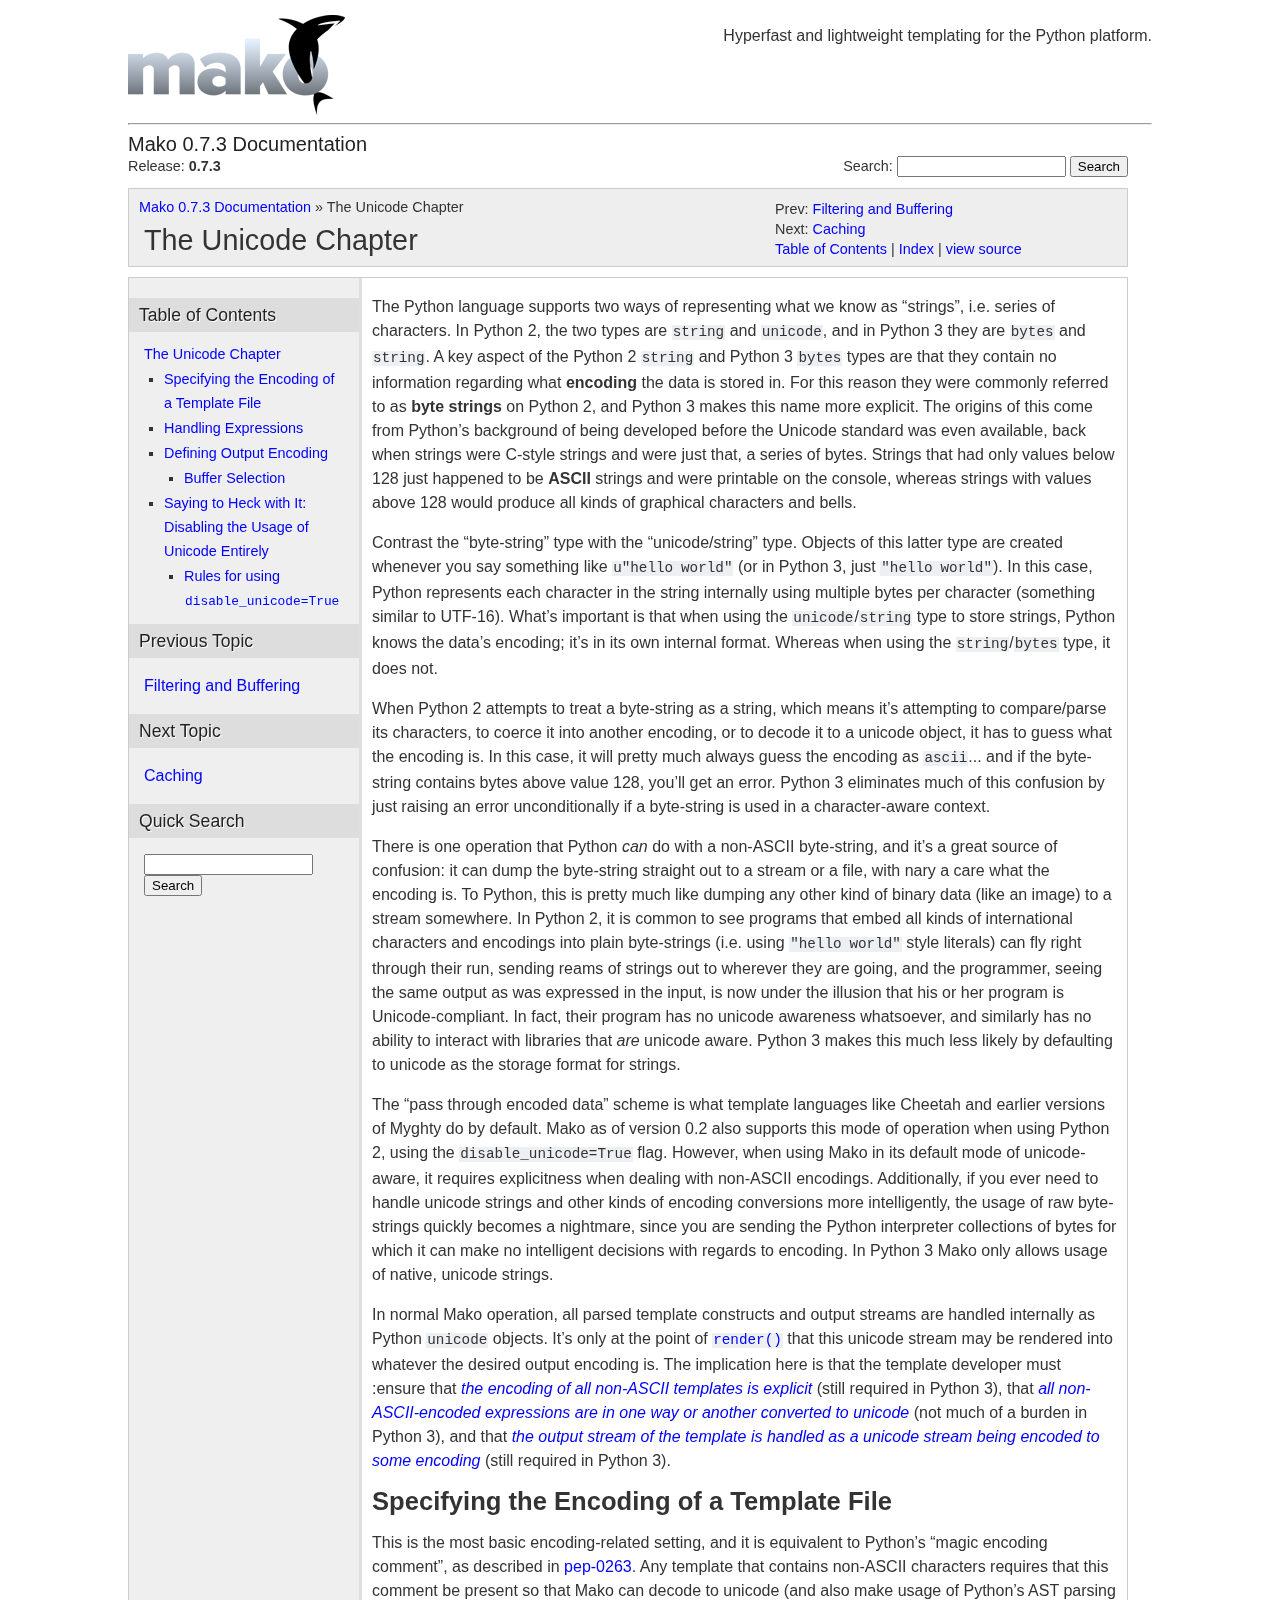
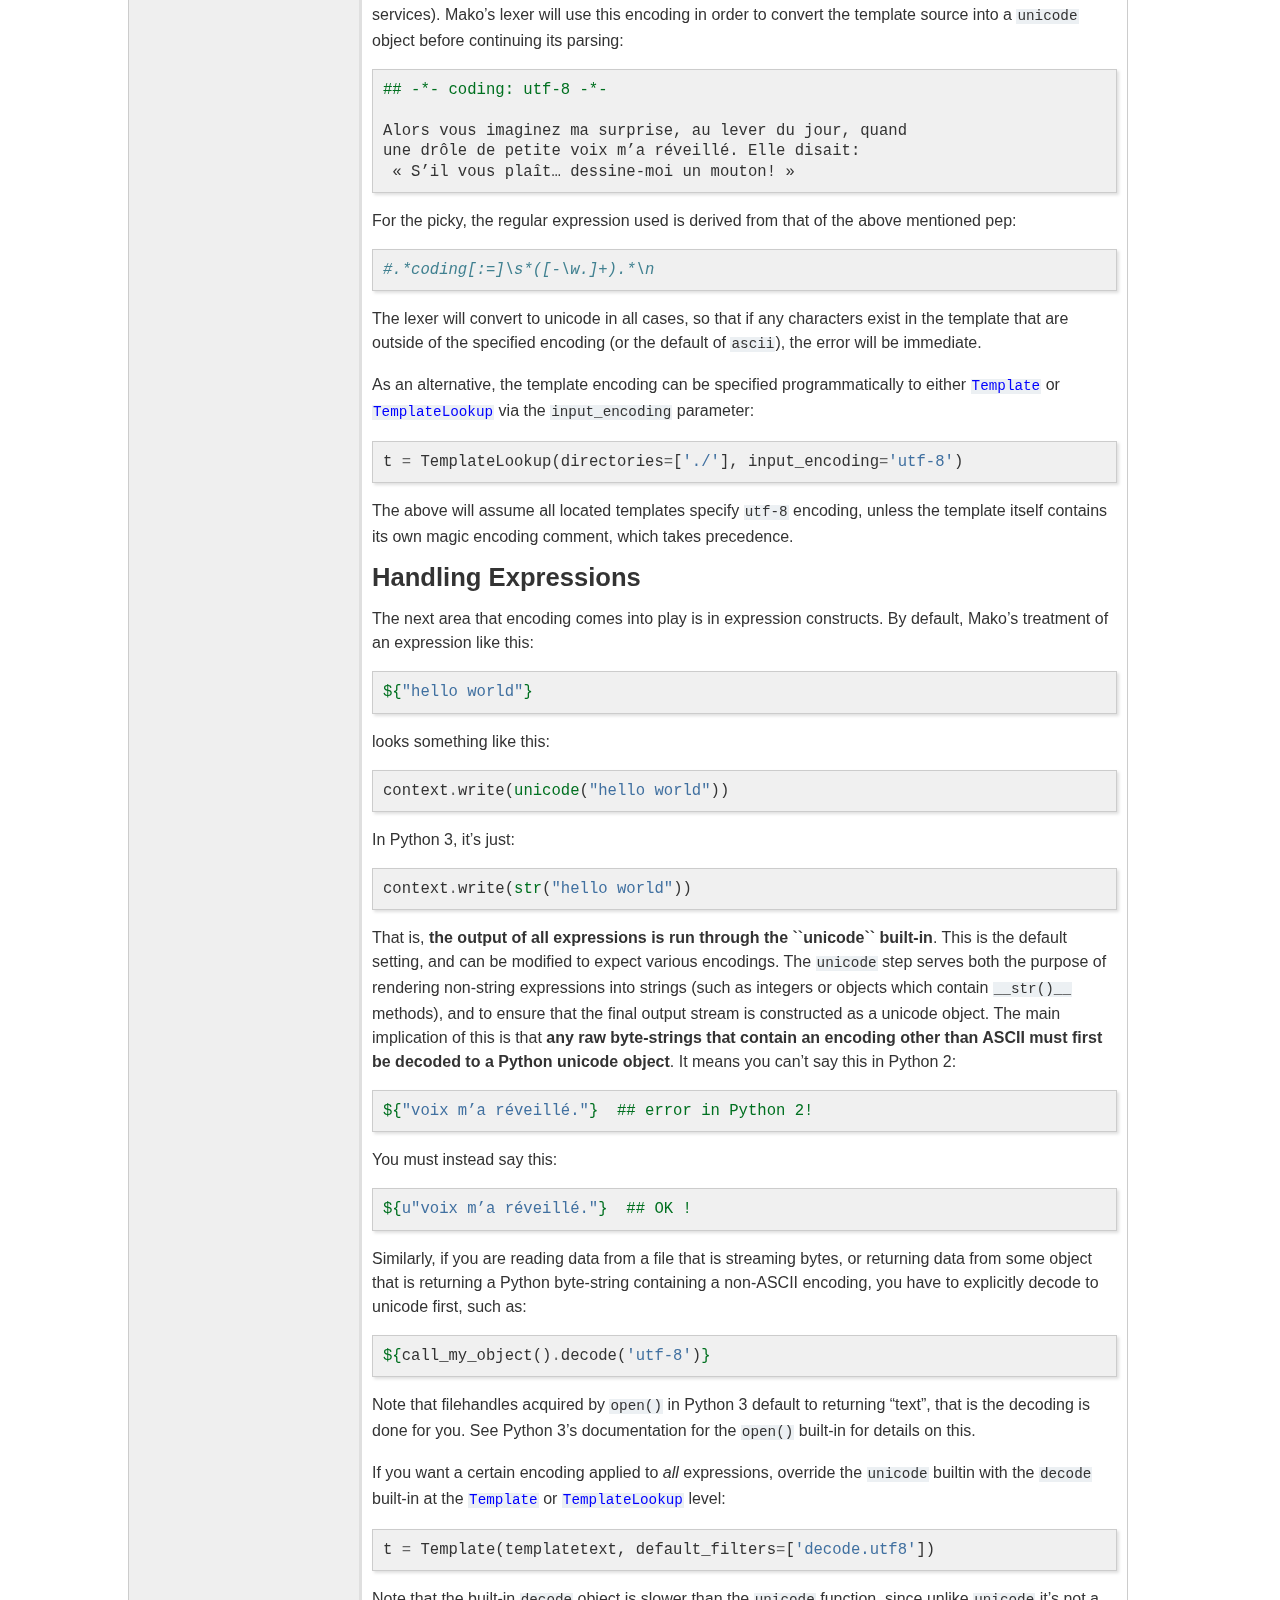
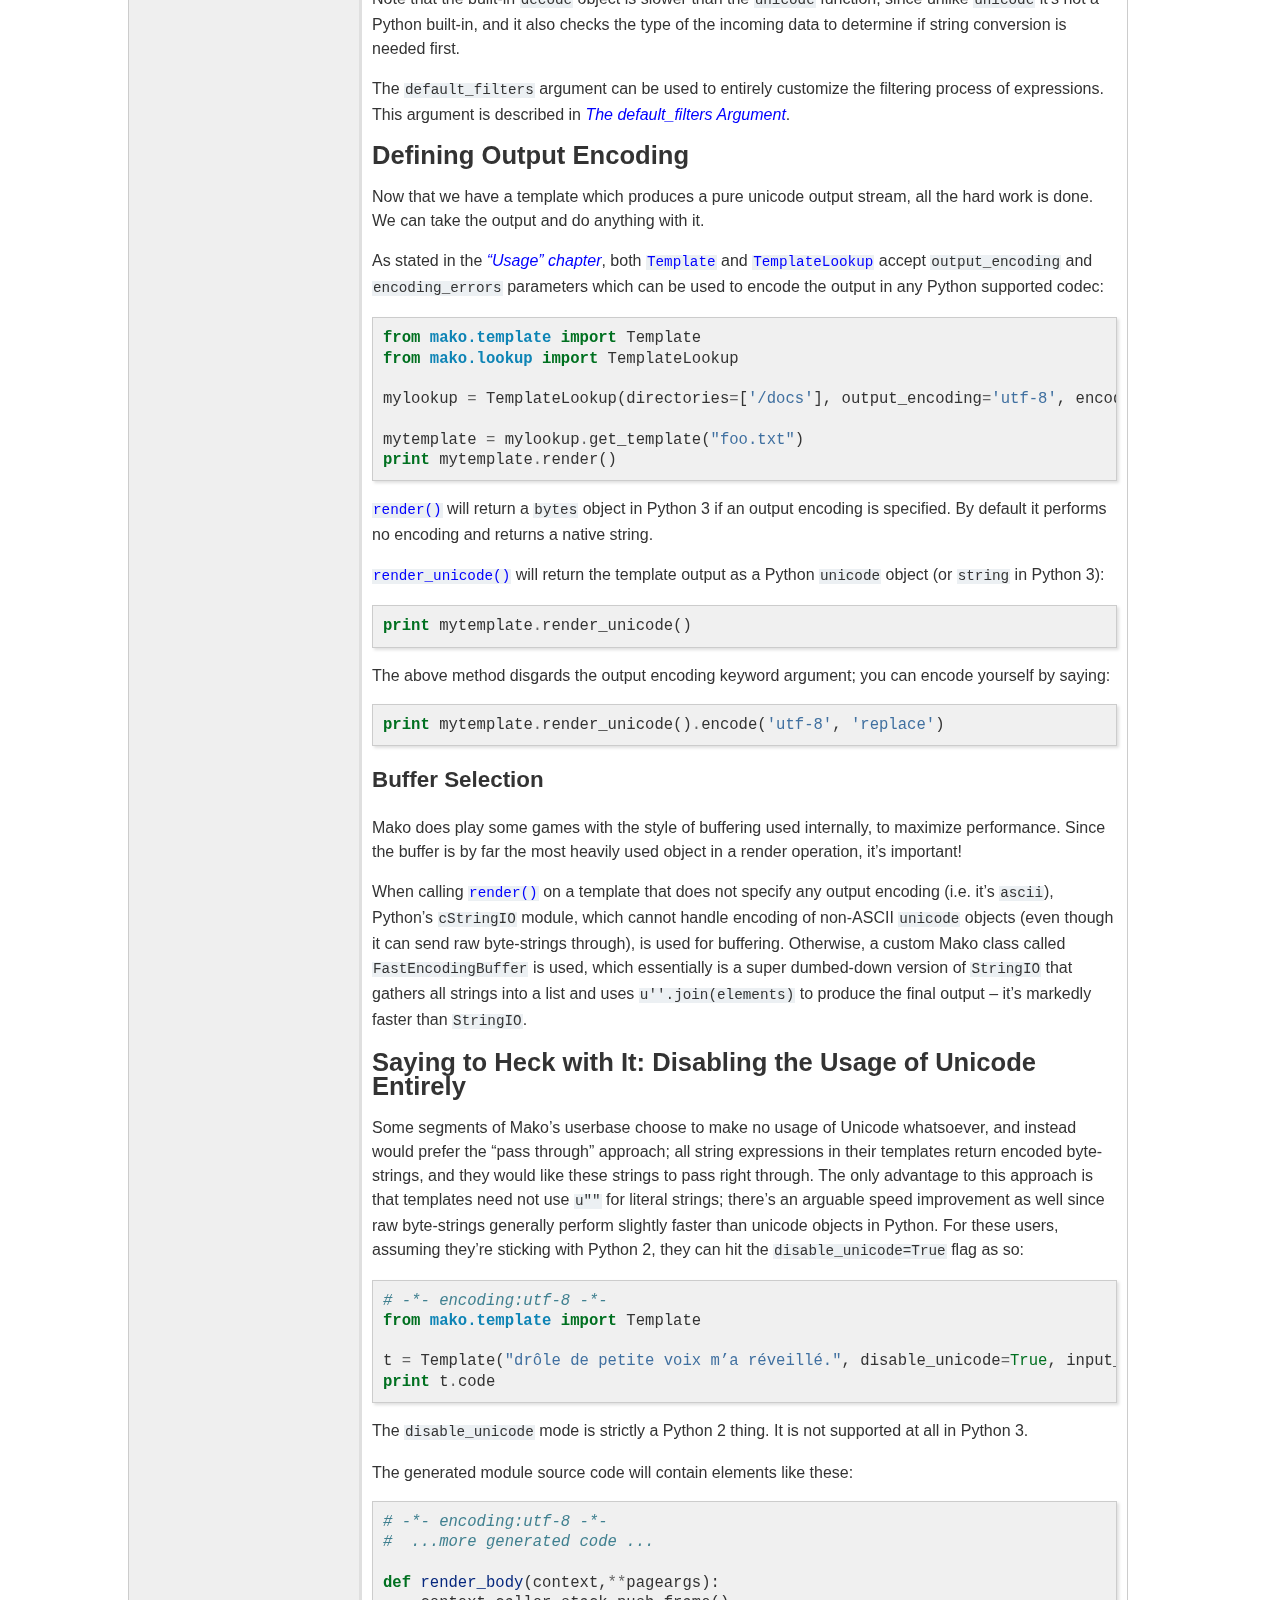
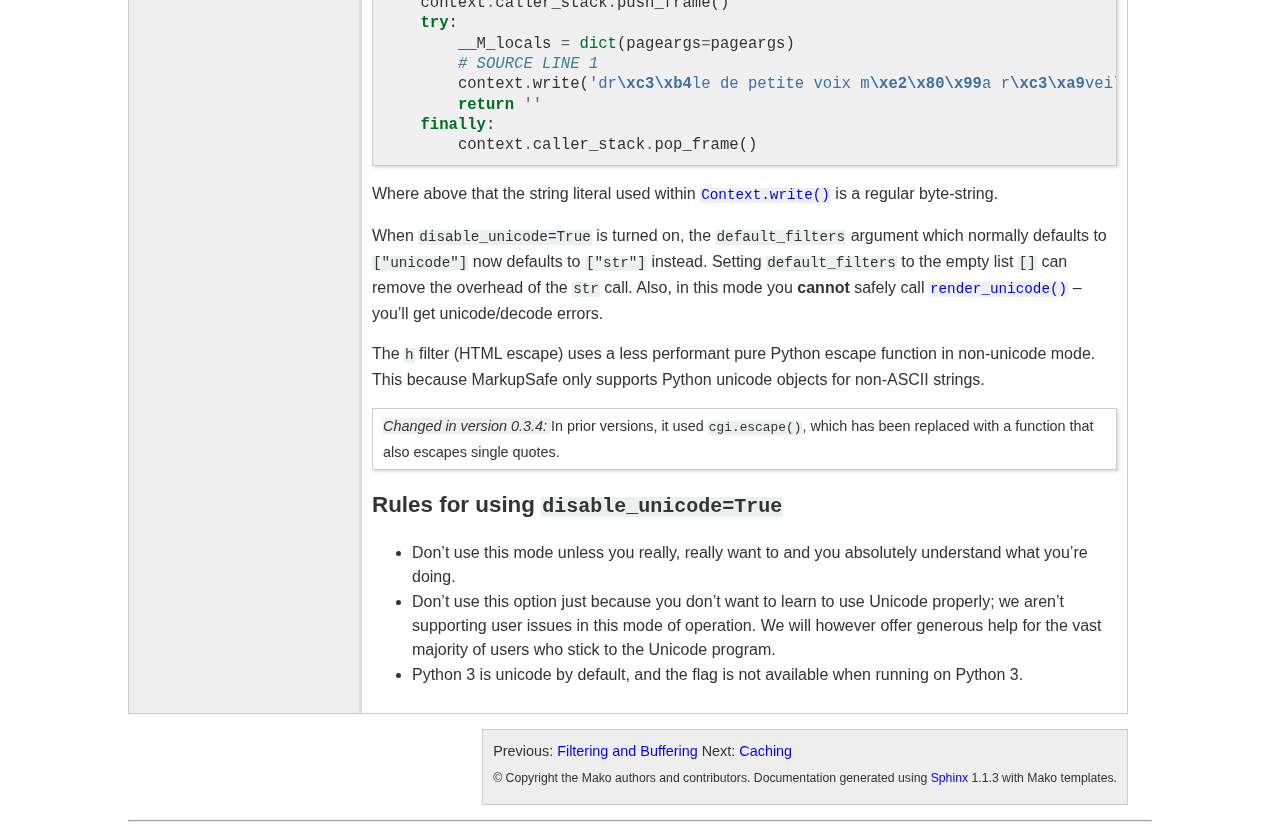
<file: Mako-0.7.3/doc/unicode.html>
<html xmlns="http://www.w3.org/1999/xhtml">
<meta http-equiv="Content-Type" content="text/html; charset=utf-8"/>
<link rel="shortcut icon" href="/favicon.ico" type="image/x-icon">
<head>
<title>
    
                The Unicode Chapter
             &mdash; 
    Mako 0.7.3 Documentation
</title>

    <link rel="stylesheet" href="_static/pygments.css" type="text/css" />
    <link rel="stylesheet" href="_static/docs.css" type="text/css" />

    <script type="text/javascript">
      var DOCUMENTATION_OPTIONS = {
          URL_ROOT:    '#',
          VERSION:     '0.7.3',
          COLLAPSE_MODINDEX: false,
          FILE_SUFFIX: '.html'
      };
    </script>
        <script type="text/javascript" src="_static/jquery.js"></script>
        <script type="text/javascript" src="_static/underscore.js"></script>
        <script type="text/javascript" src="_static/doctools.js"></script>
    <link rel="index" title="Index" href="genindex.html" />
    <link rel="search" title="Search" href="search.html" />
    <link rel="top" title="Mako 0.7.3 Documentation" href="index.html" />
        <link rel="next" title="Caching" href="caching.html" />
        <link rel="prev" title="Filtering and Buffering" href="filtering.html" />

<link rel="stylesheet" href="_static/site.css"></link>


</head>
<body>
    <div id="wrap">
    <div class="rightbar">


    <div class="slogan">
    Hyperfast and lightweight templating for the Python platform.
    </div>


    </div>

    <a href="http://www.makotemplates.org/"><img src="_static/makoLogo.png" /></a>

    <hr/>

    









<div id="docs-container">



<div id="docs-header">
    <h1>Mako 0.7.3 Documentation</h1>

    <div id="docs-search">
    Search:
    <form class="search" action="search.html" method="get">
      <input type="text" name="q" size="18" /> <input type="submit" value="Search" />
      <input type="hidden" name="check_keywords" value="yes" />
      <input type="hidden" name="area" value="default" />
    </form>
    </div>

    <div id="docs-version-header">
        Release: <span class="version-num">0.7.3</span>

    </div>

</div>

<div id="docs-top-navigation">
    <div id="docs-top-page-control" class="docs-navigation-links">
        <ul>
            <li>Prev:
            <a href="filtering.html" title="previous chapter">Filtering and Buffering</a>
            </li>
            <li>Next:
            <a href="caching.html" title="next chapter">Caching</a>
            </li>

        <li>
            <a href="index.html">Table of Contents</a> |
            <a href="genindex.html">Index</a>
            | <a href="_sources/unicode.txt">view source
        </li>
        </ul>
    </div>

    <div id="docs-navigation-banner">
        <a href="index.html">Mako 0.7.3 Documentation</a>
        » 
                The Unicode Chapter
             

        <h2>
            
                The Unicode Chapter
            
        </h2>
    </div>

</div>

<div id="docs-body-container">

    <div id="docs-sidebar">
    <h3><a href="index.html">Table of Contents</a></h3>
    <ul>
<li><a class="reference internal" href="#">The Unicode Chapter</a><ul>
<li><a class="reference internal" href="#specifying-the-encoding-of-a-template-file">Specifying the Encoding of a Template File</a></li>
<li><a class="reference internal" href="#handling-expressions">Handling Expressions</a></li>
<li><a class="reference internal" href="#defining-output-encoding">Defining Output Encoding</a><ul>
<li><a class="reference internal" href="#buffer-selection">Buffer Selection</a></li>
</ul>
</li>
<li><a class="reference internal" href="#saying-to-heck-with-it-disabling-the-usage-of-unicode-entirely">Saying to Heck with It: Disabling the Usage of Unicode Entirely</a><ul>
<li><a class="reference internal" href="#rules-for-using-disable-unicode-true">Rules for using <tt class="docutils literal"><span class="pre">disable_unicode=True</span></tt></a></li>
</ul>
</li>
</ul>
</li>
</ul>


    <h4>Previous Topic</h4>
    <p>
    <a href="filtering.html" title="previous chapter">Filtering and Buffering</a>
    </p>
    <h4>Next Topic</h4>
    <p>
    <a href="caching.html" title="next chapter">Caching</a>
    </p>

    <h4>Quick Search</h4>
    <p>
    <form class="search" action="search.html" method="get">
      <input type="text" name="q" size="18" /> <input type="submit" value="Search" />
      <input type="hidden" name="check_keywords" value="yes" />
      <input type="hidden" name="area" value="default" />
    </form>
    </p>

    </div>

    <div id="docs-body" class="withsidebar" >
        
<div class="section" id="the-unicode-chapter">
<span id="unicode-toplevel"></span><h1>The Unicode Chapter<a class="headerlink" href="#the-unicode-chapter" title="Permalink to this headline">¶</a></h1>
<p>The Python language supports two ways of representing what we
know as &#8220;strings&#8221;, i.e. series of characters. In Python 2, the
two types are <tt class="docutils literal"><span class="pre">string</span></tt> and <tt class="docutils literal"><span class="pre">unicode</span></tt>, and in Python 3 they are
<tt class="docutils literal"><span class="pre">bytes</span></tt> and <tt class="docutils literal"><span class="pre">string</span></tt>. A key aspect of the Python 2 <tt class="docutils literal"><span class="pre">string</span></tt> and
Python 3 <tt class="docutils literal"><span class="pre">bytes</span></tt> types are that they contain no information
regarding what <strong>encoding</strong> the data is stored in. For this
reason they were commonly referred to as <strong>byte strings</strong> on
Python 2, and Python 3 makes this name more explicit. The
origins of this come from Python&#8217;s background of being developed
before the Unicode standard was even available, back when
strings were C-style strings and were just that, a series of
bytes. Strings that had only values below 128 just happened to
be <strong>ASCII</strong> strings and were printable on the console, whereas
strings with values above 128 would produce all kinds of
graphical characters and bells.</p>
<p>Contrast the &#8220;byte-string&#8221; type with the &#8220;unicode/string&#8221; type.
Objects of this latter type are created whenever you say something like
<tt class="docutils literal"><span class="pre">u&quot;hello</span> <span class="pre">world&quot;</span></tt> (or in Python 3, just <tt class="docutils literal"><span class="pre">&quot;hello</span> <span class="pre">world&quot;</span></tt>). In this
case, Python represents each character in the string internally
using multiple bytes per character (something similar to
UTF-16). What&#8217;s important is that when using the
<tt class="docutils literal"><span class="pre">unicode</span></tt>/<tt class="docutils literal"><span class="pre">string</span></tt> type to store strings, Python knows the
data&#8217;s encoding; it&#8217;s in its own internal format. Whereas when
using the <tt class="docutils literal"><span class="pre">string</span></tt>/<tt class="docutils literal"><span class="pre">bytes</span></tt> type, it does not.</p>
<p>When Python 2 attempts to treat a byte-string as a string, which
means it&#8217;s attempting to compare/parse its characters, to coerce
it into another encoding, or to decode it to a unicode object,
it has to guess what the encoding is. In this case, it will
pretty much always guess the encoding as <tt class="docutils literal"><span class="pre">ascii</span></tt>... and if the
byte-string contains bytes above value 128, you&#8217;ll get an error.
Python 3 eliminates much of this confusion by just raising an
error unconditionally if a byte-string is used in a
character-aware context.</p>
<p>There is one operation that Python <em>can</em> do with a non-ASCII
byte-string, and it&#8217;s a great source of confusion: it can dump the
byte-string straight out to a stream or a file, with nary a care
what the encoding is. To Python, this is pretty much like
dumping any other kind of binary data (like an image) to a
stream somewhere. In Python 2, it is common to see programs that
embed all kinds of international characters and encodings into
plain byte-strings (i.e. using <tt class="docutils literal"><span class="pre">&quot;hello</span> <span class="pre">world&quot;</span></tt> style literals)
can fly right through their run, sending reams of strings out to
wherever they are going, and the programmer, seeing the same
output as was expressed in the input, is now under the illusion
that his or her program is Unicode-compliant. In fact, their
program has no unicode awareness whatsoever, and similarly has
no ability to interact with libraries that <em>are</em> unicode aware.
Python 3 makes this much less likely by defaulting to unicode as
the storage format for strings.</p>
<p>The &#8220;pass through encoded data&#8221; scheme is what template
languages like Cheetah and earlier versions of Myghty do by
default. Mako as of version 0.2 also supports this mode of
operation when using Python 2, using the <tt class="docutils literal"><span class="pre">disable_unicode=True</span></tt>
flag. However, when using Mako in its default mode of
unicode-aware, it requires explicitness when dealing with
non-ASCII encodings. Additionally, if you ever need to handle
unicode strings and other kinds of encoding conversions more
intelligently, the usage of raw byte-strings quickly becomes a
nightmare, since you are sending the Python interpreter
collections of bytes for which it can make no intelligent
decisions with regards to encoding. In Python 3 Mako only allows
usage of native, unicode strings.</p>
<p>In normal Mako operation, all parsed template constructs and
output streams are handled internally as Python <tt class="docutils literal"><span class="pre">unicode</span></tt>
objects. It&#8217;s only at the point of <a class="reference internal" href="usage.html#mako.template.Template.render" title="mako.template.Template.render"><tt class="xref py py-meth docutils literal"><span class="pre">render()</span></tt></a> that this unicode
stream may be rendered into whatever the desired output encoding
is. The implication here is that the template developer must
:ensure that <a class="reference internal" href="#set-template-file-encoding"><em>the encoding of all non-ASCII templates is explicit</em></a> (still required in Python 3),
that <a class="reference internal" href="#handling-non-ascii-expressions"><em>all non-ASCII-encoded expressions are in one way or another
converted to unicode</em></a>
(not much of a burden in Python 3), and that <a class="reference internal" href="#defining-output-encoding"><em>the output stream of the
template is handled as a unicode stream being encoded to some
encoding</em></a> (still required in Python 3).</p>
<div class="section" id="specifying-the-encoding-of-a-template-file">
<span id="set-template-file-encoding"></span><h2>Specifying the Encoding of a Template File<a class="headerlink" href="#specifying-the-encoding-of-a-template-file" title="Permalink to this headline">¶</a></h2>
<p>This is the most basic encoding-related setting, and it is
equivalent to Python&#8217;s &#8220;magic encoding comment&#8221;, as described in
<a class="reference external" href="http://www.python.org/dev/peps/pep-0263/">pep-0263</a>. Any
template that contains non-ASCII characters requires that this
comment be present so that Mako can decode to unicode (and also
make usage of Python&#8217;s AST parsing services). Mako&#8217;s lexer will
use this encoding in order to convert the template source into a
<tt class="docutils literal"><span class="pre">unicode</span></tt> object before continuing its parsing:</p>
<div class="highlight-mako"><div class="highlight"><pre><span class="cp">## -*- coding: utf-8 -*-</span><span class="x"></span>

<span class="x">Alors vous imaginez ma surprise, au lever du jour, quand</span>
<span class="x">une drôle de petite voix m’a réveillé. Elle disait:</span>
<span class="x"> « S’il vous plaît… dessine-moi un mouton! »</span>
</pre></div>
</div>
<p>For the picky, the regular expression used is derived from that
of the above mentioned pep:</p>
<div class="highlight-python"><div class="highlight"><pre><span class="c">#.*coding[:=]\s*([-\w.]+).*\n</span>
</pre></div>
</div>
<p>The lexer will convert to unicode in all cases, so that if any
characters exist in the template that are outside of the
specified encoding (or the default of <tt class="docutils literal"><span class="pre">ascii</span></tt>), the error will
be immediate.</p>
<p>As an alternative, the template encoding can be specified
programmatically to either <a class="reference internal" href="usage.html#mako.template.Template" title="mako.template.Template"><tt class="xref py py-class docutils literal"><span class="pre">Template</span></tt></a> or <a class="reference internal" href="usage.html#mako.lookup.TemplateLookup" title="mako.lookup.TemplateLookup"><tt class="xref py py-class docutils literal"><span class="pre">TemplateLookup</span></tt></a> via
the <tt class="docutils literal"><span class="pre">input_encoding</span></tt> parameter:</p>
<div class="highlight-python"><div class="highlight"><pre><span class="n">t</span> <span class="o">=</span> <span class="n">TemplateLookup</span><span class="p">(</span><span class="n">directories</span><span class="o">=</span><span class="p">[</span><span class="s">&#39;./&#39;</span><span class="p">],</span> <span class="n">input_encoding</span><span class="o">=</span><span class="s">&#39;utf-8&#39;</span><span class="p">)</span>
</pre></div>
</div>
<p>The above will assume all located templates specify <tt class="docutils literal"><span class="pre">utf-8</span></tt>
encoding, unless the template itself contains its own magic
encoding comment, which takes precedence.</p>
</div>
<div class="section" id="handling-expressions">
<span id="handling-non-ascii-expressions"></span><h2>Handling Expressions<a class="headerlink" href="#handling-expressions" title="Permalink to this headline">¶</a></h2>
<p>The next area that encoding comes into play is in expression
constructs. By default, Mako&#8217;s treatment of an expression like
this:</p>
<div class="highlight-mako"><div class="highlight"><pre><span class="cp">${</span><span class="s">&quot;hello world&quot;</span><span class="cp">}</span><span class="x"></span>
</pre></div>
</div>
<p>looks something like this:</p>
<div class="highlight-python"><div class="highlight"><pre><span class="n">context</span><span class="o">.</span><span class="n">write</span><span class="p">(</span><span class="nb">unicode</span><span class="p">(</span><span class="s">&quot;hello world&quot;</span><span class="p">))</span>
</pre></div>
</div>
<p>In Python 3, it&#8217;s just:</p>
<div class="highlight-python"><div class="highlight"><pre><span class="n">context</span><span class="o">.</span><span class="n">write</span><span class="p">(</span><span class="nb">str</span><span class="p">(</span><span class="s">&quot;hello world&quot;</span><span class="p">))</span>
</pre></div>
</div>
<p>That is, <strong>the output of all expressions is run through the
``unicode`` built-in</strong>. This is the default setting, and can be
modified to expect various encodings. The <tt class="docutils literal"><span class="pre">unicode</span></tt> step serves
both the purpose of rendering non-string expressions into
strings (such as integers or objects which contain <tt class="docutils literal"><span class="pre">__str()__</span></tt>
methods), and to ensure that the final output stream is
constructed as a unicode object. The main implication of this is
that <strong>any raw byte-strings that contain an encoding other than
ASCII must first be decoded to a Python unicode object</strong>. It
means you can&#8217;t say this in Python 2:</p>
<div class="highlight-mako"><div class="highlight"><pre><span class="cp">${</span><span class="s">&quot;voix m’a réveillé.&quot;</span><span class="cp">}</span>  <span class="cp">## error in Python 2!</span><span class="x"></span>
</pre></div>
</div>
<p>You must instead say this:</p>
<div class="highlight-mako"><div class="highlight"><pre><span class="cp">${</span><span class="s">u&quot;voix m’a réveillé.&quot;</span><span class="cp">}</span>  <span class="cp">## OK !</span><span class="x"></span>
</pre></div>
</div>
<p>Similarly, if you are reading data from a file that is streaming
bytes, or returning data from some object that is returning a
Python byte-string containing a non-ASCII encoding, you have to
explicitly decode to unicode first, such as:</p>
<div class="highlight-mako"><div class="highlight"><pre><span class="cp">${</span><span class="n">call_my_object</span><span class="p">()</span><span class="o">.</span><span class="n">decode</span><span class="p">(</span><span class="s">&#39;utf-8&#39;</span><span class="p">)</span><span class="cp">}</span><span class="x"></span>
</pre></div>
</div>
<p>Note that filehandles acquired by <tt class="docutils literal"><span class="pre">open()</span></tt> in Python 3 default
to returning &#8220;text&#8221;, that is the decoding is done for you. See
Python 3&#8217;s documentation for the <tt class="docutils literal"><span class="pre">open()</span></tt> built-in for details on
this.</p>
<p>If you want a certain encoding applied to <em>all</em> expressions,
override the <tt class="docutils literal"><span class="pre">unicode</span></tt> builtin with the <tt class="docutils literal"><span class="pre">decode</span></tt> built-in at the
<a class="reference internal" href="usage.html#mako.template.Template" title="mako.template.Template"><tt class="xref py py-class docutils literal"><span class="pre">Template</span></tt></a> or <a class="reference internal" href="usage.html#mako.lookup.TemplateLookup" title="mako.lookup.TemplateLookup"><tt class="xref py py-class docutils literal"><span class="pre">TemplateLookup</span></tt></a> level:</p>
<div class="highlight-python"><div class="highlight"><pre><span class="n">t</span> <span class="o">=</span> <span class="n">Template</span><span class="p">(</span><span class="n">templatetext</span><span class="p">,</span> <span class="n">default_filters</span><span class="o">=</span><span class="p">[</span><span class="s">&#39;decode.utf8&#39;</span><span class="p">])</span>
</pre></div>
</div>
<p>Note that the built-in <tt class="docutils literal"><span class="pre">decode</span></tt> object is slower than the
<tt class="docutils literal"><span class="pre">unicode</span></tt> function, since unlike <tt class="docutils literal"><span class="pre">unicode</span></tt> it&#8217;s not a Python
built-in, and it also checks the type of the incoming data to
determine if string conversion is needed first.</p>
<p>The <tt class="docutils literal"><span class="pre">default_filters</span></tt> argument can be used to entirely customize
the filtering process of expressions. This argument is described
in <a class="reference internal" href="filtering.html#filtering-default-filters"><em>The default_filters Argument</em></a>.</p>
</div>
<div class="section" id="defining-output-encoding">
<span id="id1"></span><h2>Defining Output Encoding<a class="headerlink" href="#defining-output-encoding" title="Permalink to this headline">¶</a></h2>
<p>Now that we have a template which produces a pure unicode output
stream, all the hard work is done. We can take the output and do
anything with it.</p>
<p>As stated in the <a class="reference internal" href="usage.html"><em>&#8220;Usage&#8221; chapter</em></a>, both <a class="reference internal" href="usage.html#mako.template.Template" title="mako.template.Template"><tt class="xref py py-class docutils literal"><span class="pre">Template</span></tt></a> and
<a class="reference internal" href="usage.html#mako.lookup.TemplateLookup" title="mako.lookup.TemplateLookup"><tt class="xref py py-class docutils literal"><span class="pre">TemplateLookup</span></tt></a> accept <tt class="docutils literal"><span class="pre">output_encoding</span></tt> and <tt class="docutils literal"><span class="pre">encoding_errors</span></tt>
parameters which can be used to encode the output in any Python
supported codec:</p>
<div class="highlight-python"><div class="highlight"><pre><span class="kn">from</span> <span class="nn">mako.template</span> <span class="kn">import</span> <span class="n">Template</span>
<span class="kn">from</span> <span class="nn">mako.lookup</span> <span class="kn">import</span> <span class="n">TemplateLookup</span>

<span class="n">mylookup</span> <span class="o">=</span> <span class="n">TemplateLookup</span><span class="p">(</span><span class="n">directories</span><span class="o">=</span><span class="p">[</span><span class="s">&#39;/docs&#39;</span><span class="p">],</span> <span class="n">output_encoding</span><span class="o">=</span><span class="s">&#39;utf-8&#39;</span><span class="p">,</span> <span class="n">encoding_errors</span><span class="o">=</span><span class="s">&#39;replace&#39;</span><span class="p">)</span>

<span class="n">mytemplate</span> <span class="o">=</span> <span class="n">mylookup</span><span class="o">.</span><span class="n">get_template</span><span class="p">(</span><span class="s">&quot;foo.txt&quot;</span><span class="p">)</span>
<span class="k">print</span> <span class="n">mytemplate</span><span class="o">.</span><span class="n">render</span><span class="p">()</span>
</pre></div>
</div>
<p><a class="reference internal" href="usage.html#mako.template.Template.render" title="mako.template.Template.render"><tt class="xref py py-meth docutils literal"><span class="pre">render()</span></tt></a> will return a <tt class="docutils literal"><span class="pre">bytes</span></tt> object in Python 3 if an output
encoding is specified. By default it performs no encoding and
returns a native string.</p>
<p><a class="reference internal" href="usage.html#mako.template.Template.render_unicode" title="mako.template.Template.render_unicode"><tt class="xref py py-meth docutils literal"><span class="pre">render_unicode()</span></tt></a> will return the template output as a Python
<tt class="docutils literal"><span class="pre">unicode</span></tt> object (or <tt class="docutils literal"><span class="pre">string</span></tt> in Python 3):</p>
<div class="highlight-python"><div class="highlight"><pre><span class="k">print</span> <span class="n">mytemplate</span><span class="o">.</span><span class="n">render_unicode</span><span class="p">()</span>
</pre></div>
</div>
<p>The above method disgards the output encoding keyword argument;
you can encode yourself by saying:</p>
<div class="highlight-python"><div class="highlight"><pre><span class="k">print</span> <span class="n">mytemplate</span><span class="o">.</span><span class="n">render_unicode</span><span class="p">()</span><span class="o">.</span><span class="n">encode</span><span class="p">(</span><span class="s">&#39;utf-8&#39;</span><span class="p">,</span> <span class="s">&#39;replace&#39;</span><span class="p">)</span>
</pre></div>
</div>
<div class="section" id="buffer-selection">
<h3>Buffer Selection<a class="headerlink" href="#buffer-selection" title="Permalink to this headline">¶</a></h3>
<p>Mako does play some games with the style of buffering used
internally, to maximize performance. Since the buffer is by far
the most heavily used object in a render operation, it&#8217;s
important!</p>
<p>When calling <a class="reference internal" href="usage.html#mako.template.Template.render" title="mako.template.Template.render"><tt class="xref py py-meth docutils literal"><span class="pre">render()</span></tt></a> on a template that does not specify any
output encoding (i.e. it&#8217;s <tt class="docutils literal"><span class="pre">ascii</span></tt>), Python&#8217;s <tt class="docutils literal"><span class="pre">cStringIO</span></tt> module,
which cannot handle encoding of non-ASCII <tt class="docutils literal"><span class="pre">unicode</span></tt> objects
(even though it can send raw byte-strings through), is used for
buffering. Otherwise, a custom Mako class called
<tt class="docutils literal"><span class="pre">FastEncodingBuffer</span></tt> is used, which essentially is a super
dumbed-down version of <tt class="docutils literal"><span class="pre">StringIO</span></tt> that gathers all strings into
a list and uses <tt class="docutils literal"><span class="pre">u''.join(elements)</span></tt> to produce the final output
&#8211; it&#8217;s markedly faster than <tt class="docutils literal"><span class="pre">StringIO</span></tt>.</p>
</div>
</div>
<div class="section" id="saying-to-heck-with-it-disabling-the-usage-of-unicode-entirely">
<span id="unicode-disabled"></span><h2>Saying to Heck with It: Disabling the Usage of Unicode Entirely<a class="headerlink" href="#saying-to-heck-with-it-disabling-the-usage-of-unicode-entirely" title="Permalink to this headline">¶</a></h2>
<p>Some segments of Mako&#8217;s userbase choose to make no usage of
Unicode whatsoever, and instead would prefer the &#8220;pass through&#8221;
approach; all string expressions in their templates return
encoded byte-strings, and they would like these strings to pass
right through. The only advantage to this approach is that
templates need not use <tt class="docutils literal"><span class="pre">u&quot;&quot;</span></tt> for literal strings; there&#8217;s an
arguable speed improvement as well since raw byte-strings
generally perform slightly faster than unicode objects in
Python. For these users, assuming they&#8217;re sticking with Python
2, they can hit the <tt class="docutils literal"><span class="pre">disable_unicode=True</span></tt> flag as so:</p>
<div class="highlight-python"><div class="highlight"><pre><span class="c"># -*- encoding:utf-8 -*-</span>
<span class="kn">from</span> <span class="nn">mako.template</span> <span class="kn">import</span> <span class="n">Template</span>

<span class="n">t</span> <span class="o">=</span> <span class="n">Template</span><span class="p">(</span><span class="s">&quot;drôle de petite voix m’a réveillé.&quot;</span><span class="p">,</span> <span class="n">disable_unicode</span><span class="o">=</span><span class="bp">True</span><span class="p">,</span> <span class="n">input_encoding</span><span class="o">=</span><span class="s">&#39;utf-8&#39;</span><span class="p">)</span>
<span class="k">print</span> <span class="n">t</span><span class="o">.</span><span class="n">code</span>
</pre></div>
</div>
<p>The <tt class="docutils literal"><span class="pre">disable_unicode</span></tt> mode is strictly a Python 2 thing. It is
not supported at all in Python 3.</p>
<p>The generated module source code will contain elements like
these:</p>
<div class="highlight-python"><div class="highlight"><pre><span class="c"># -*- encoding:utf-8 -*-</span>
<span class="c">#  ...more generated code ...</span>

<span class="k">def</span> <span class="nf">render_body</span><span class="p">(</span><span class="n">context</span><span class="p">,</span><span class="o">**</span><span class="n">pageargs</span><span class="p">):</span>
    <span class="n">context</span><span class="o">.</span><span class="n">caller_stack</span><span class="o">.</span><span class="n">push_frame</span><span class="p">()</span>
    <span class="k">try</span><span class="p">:</span>
        <span class="n">__M_locals</span> <span class="o">=</span> <span class="nb">dict</span><span class="p">(</span><span class="n">pageargs</span><span class="o">=</span><span class="n">pageargs</span><span class="p">)</span>
        <span class="c"># SOURCE LINE 1</span>
        <span class="n">context</span><span class="o">.</span><span class="n">write</span><span class="p">(</span><span class="s">&#39;dr</span><span class="se">\xc3\xb4</span><span class="s">le de petite voix m</span><span class="se">\xe2\x80\x99</span><span class="s">a r</span><span class="se">\xc3\xa9</span><span class="s">veill</span><span class="se">\xc3\xa9</span><span class="s">.&#39;</span><span class="p">)</span>
        <span class="k">return</span> <span class="s">&#39;&#39;</span>
    <span class="k">finally</span><span class="p">:</span>
        <span class="n">context</span><span class="o">.</span><span class="n">caller_stack</span><span class="o">.</span><span class="n">pop_frame</span><span class="p">()</span>
</pre></div>
</div>
<p>Where above that the string literal used within <a class="reference internal" href="runtime.html#mako.runtime.Context.write" title="mako.runtime.Context.write"><tt class="xref py py-meth docutils literal"><span class="pre">Context.write()</span></tt></a>
is a regular byte-string.</p>
<p>When <tt class="docutils literal"><span class="pre">disable_unicode=True</span></tt> is turned on, the <tt class="docutils literal"><span class="pre">default_filters</span></tt>
argument which normally defaults to <tt class="docutils literal"><span class="pre">[&quot;unicode&quot;]</span></tt> now defaults
to <tt class="docutils literal"><span class="pre">[&quot;str&quot;]</span></tt> instead. Setting <tt class="docutils literal"><span class="pre">default_filters</span></tt> to the empty list
<tt class="docutils literal"><span class="pre">[]</span></tt> can remove the overhead of the <tt class="docutils literal"><span class="pre">str</span></tt> call. Also, in this
mode you <strong>cannot</strong> safely call <a class="reference internal" href="usage.html#mako.template.Template.render_unicode" title="mako.template.Template.render_unicode"><tt class="xref py py-meth docutils literal"><span class="pre">render_unicode()</span></tt></a> &#8211; you&#8217;ll get
unicode/decode errors.</p>
<p>The <tt class="docutils literal"><span class="pre">h</span></tt> filter (HTML escape) uses a less performant pure Python
escape function in non-unicode mode. This because
MarkupSafe only supports Python unicode objects for non-ASCII
strings.</p>
<p class="versionchanged">
<span class="versionmodified">Changed in version 0.3.4: </span>In prior versions, it used <tt class="docutils literal"><span class="pre">cgi.escape()</span></tt>, which has been replaced
with a function that also escapes single quotes.</p>
<div class="section" id="rules-for-using-disable-unicode-true">
<h3>Rules for using <tt class="docutils literal"><span class="pre">disable_unicode=True</span></tt><a class="headerlink" href="#rules-for-using-disable-unicode-true" title="Permalink to this headline">¶</a></h3>
<ul class="simple">
<li>Don&#8217;t use this mode unless you really, really want to and you
absolutely understand what you&#8217;re doing.</li>
<li>Don&#8217;t use this option just because you don&#8217;t want to learn to
use Unicode properly; we aren&#8217;t supporting user issues in this
mode of operation. We will however offer generous help for the
vast majority of users who stick to the Unicode program.</li>
<li>Python 3 is unicode by default, and the flag is not available
when running on Python 3.</li>
</ul>
</div>
</div>
</div>

    </div>

</div>

<div id="docs-bottom-navigation" class="docs-navigation-links">
        Previous:
        <a href="filtering.html" title="previous chapter">Filtering and Buffering</a>
        Next:
        <a href="caching.html" title="next chapter">Caching</a>

    <div id="docs-copyright">
        &copy; Copyright the Mako authors and contributors.
        Documentation generated using <a href="http://sphinx.pocoo.org/">Sphinx</a> 1.1.3 
        with Mako templates.
    </div>
</div>

</div>

<div class="clearfix">

<hr/>

<div class="copyright">Website content copyright &copy; by Michael Bayer.
    All rights reserved.  Mako and its documentation are licensed
    under the MIT license.  mike(&)zzzcomputing.com</div>

</div>
</div>
</body>
</html>
</file>
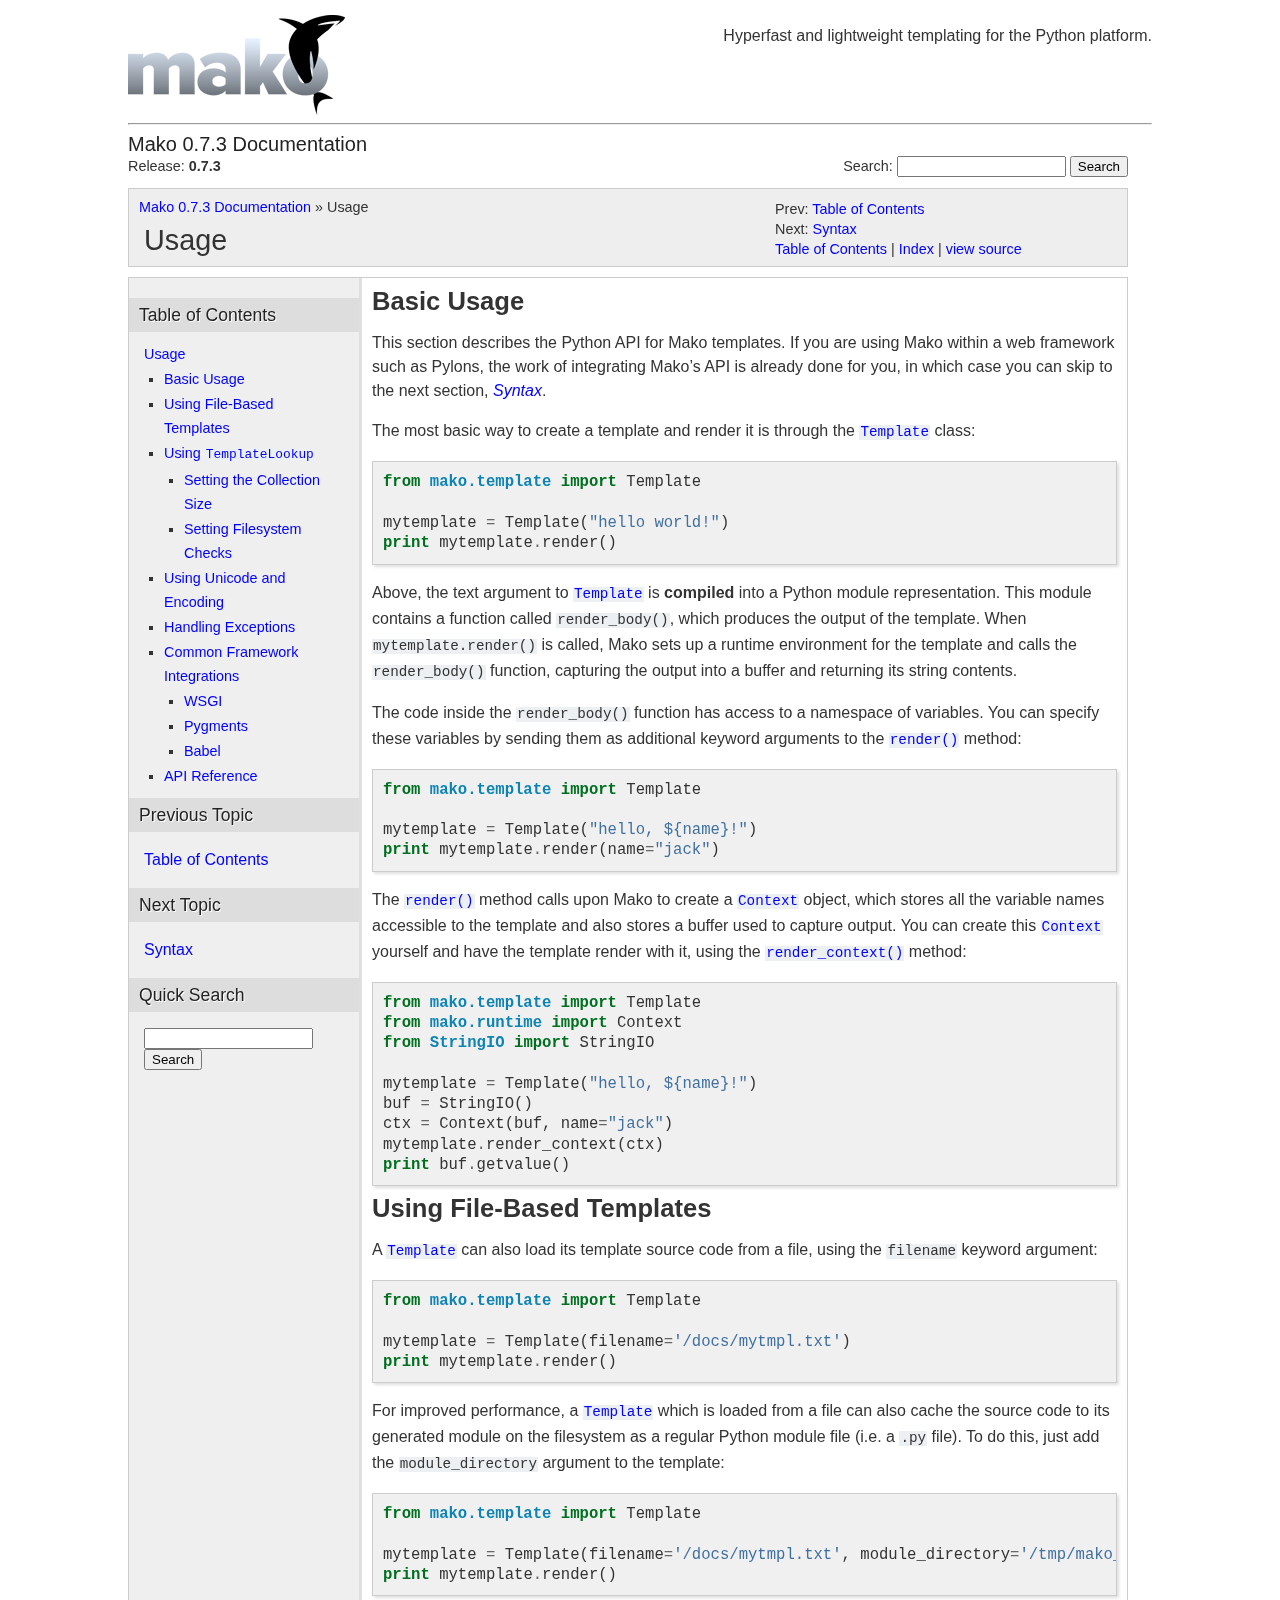
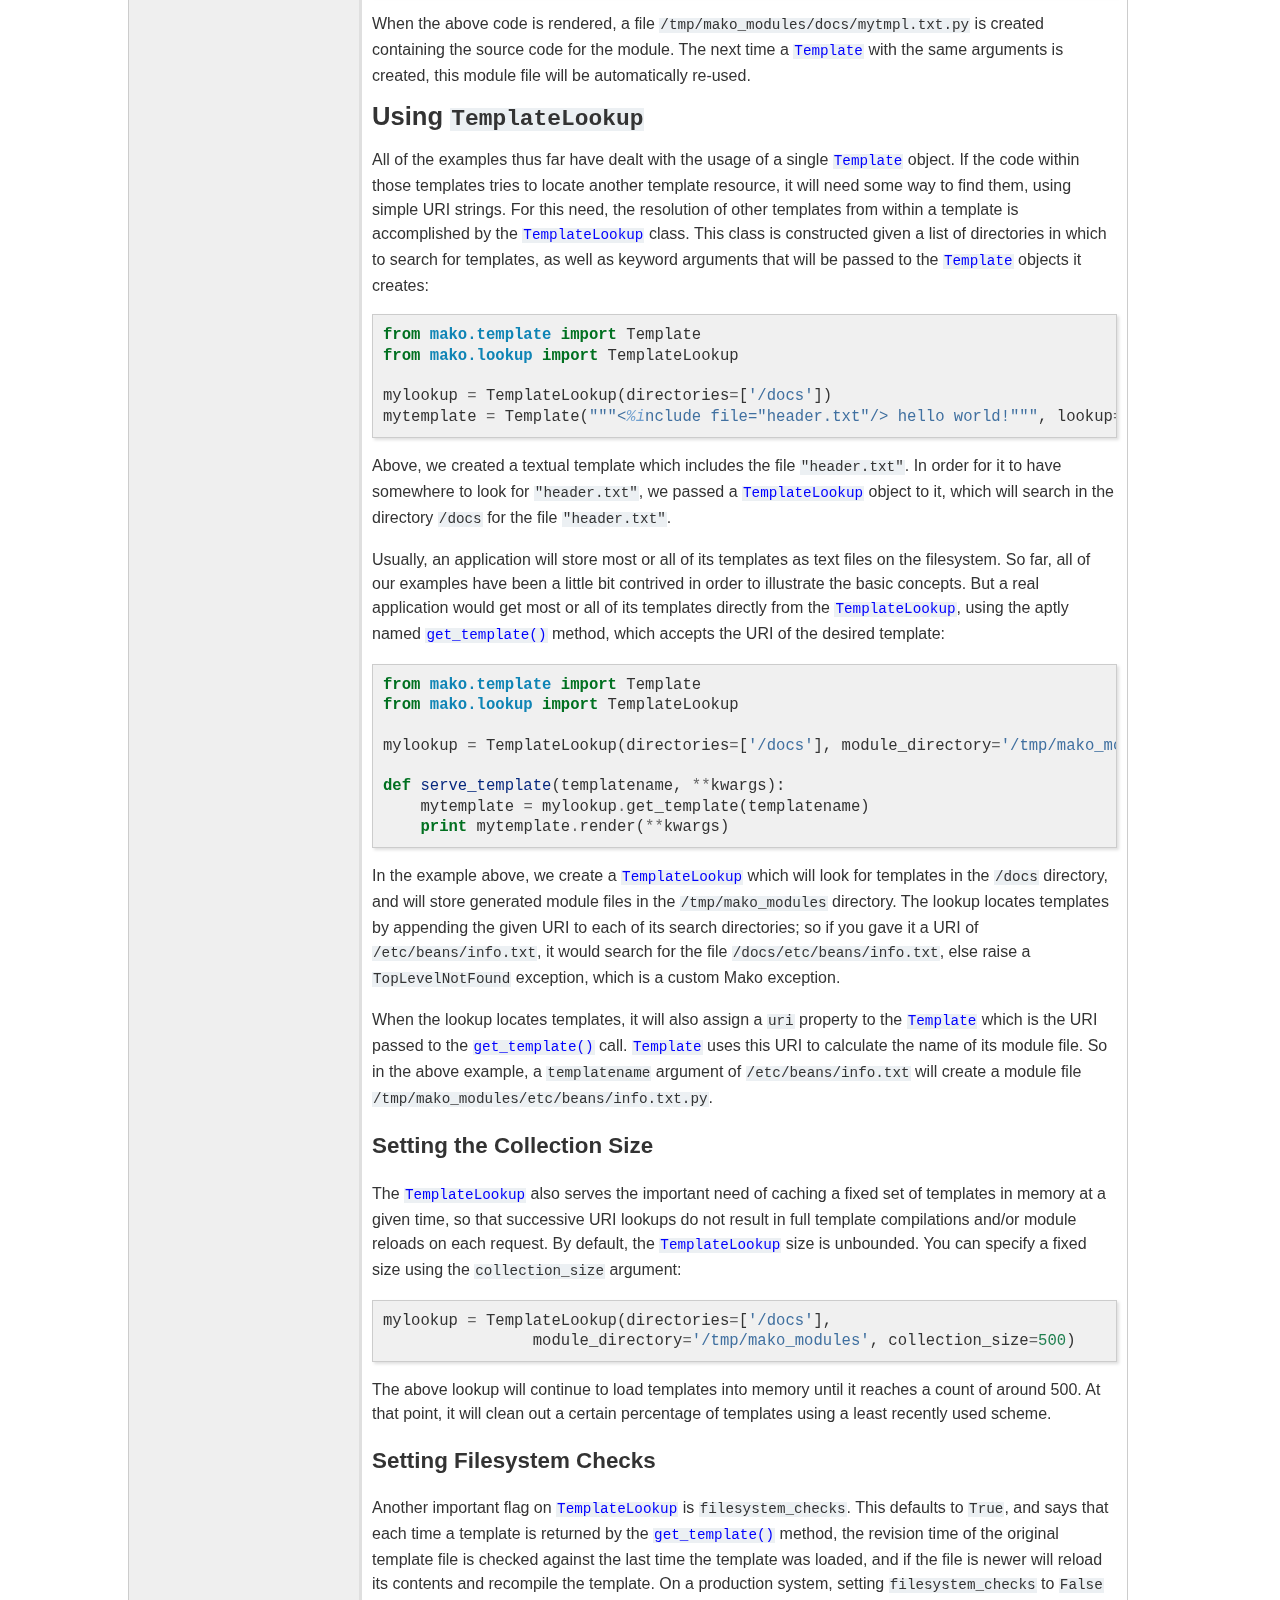
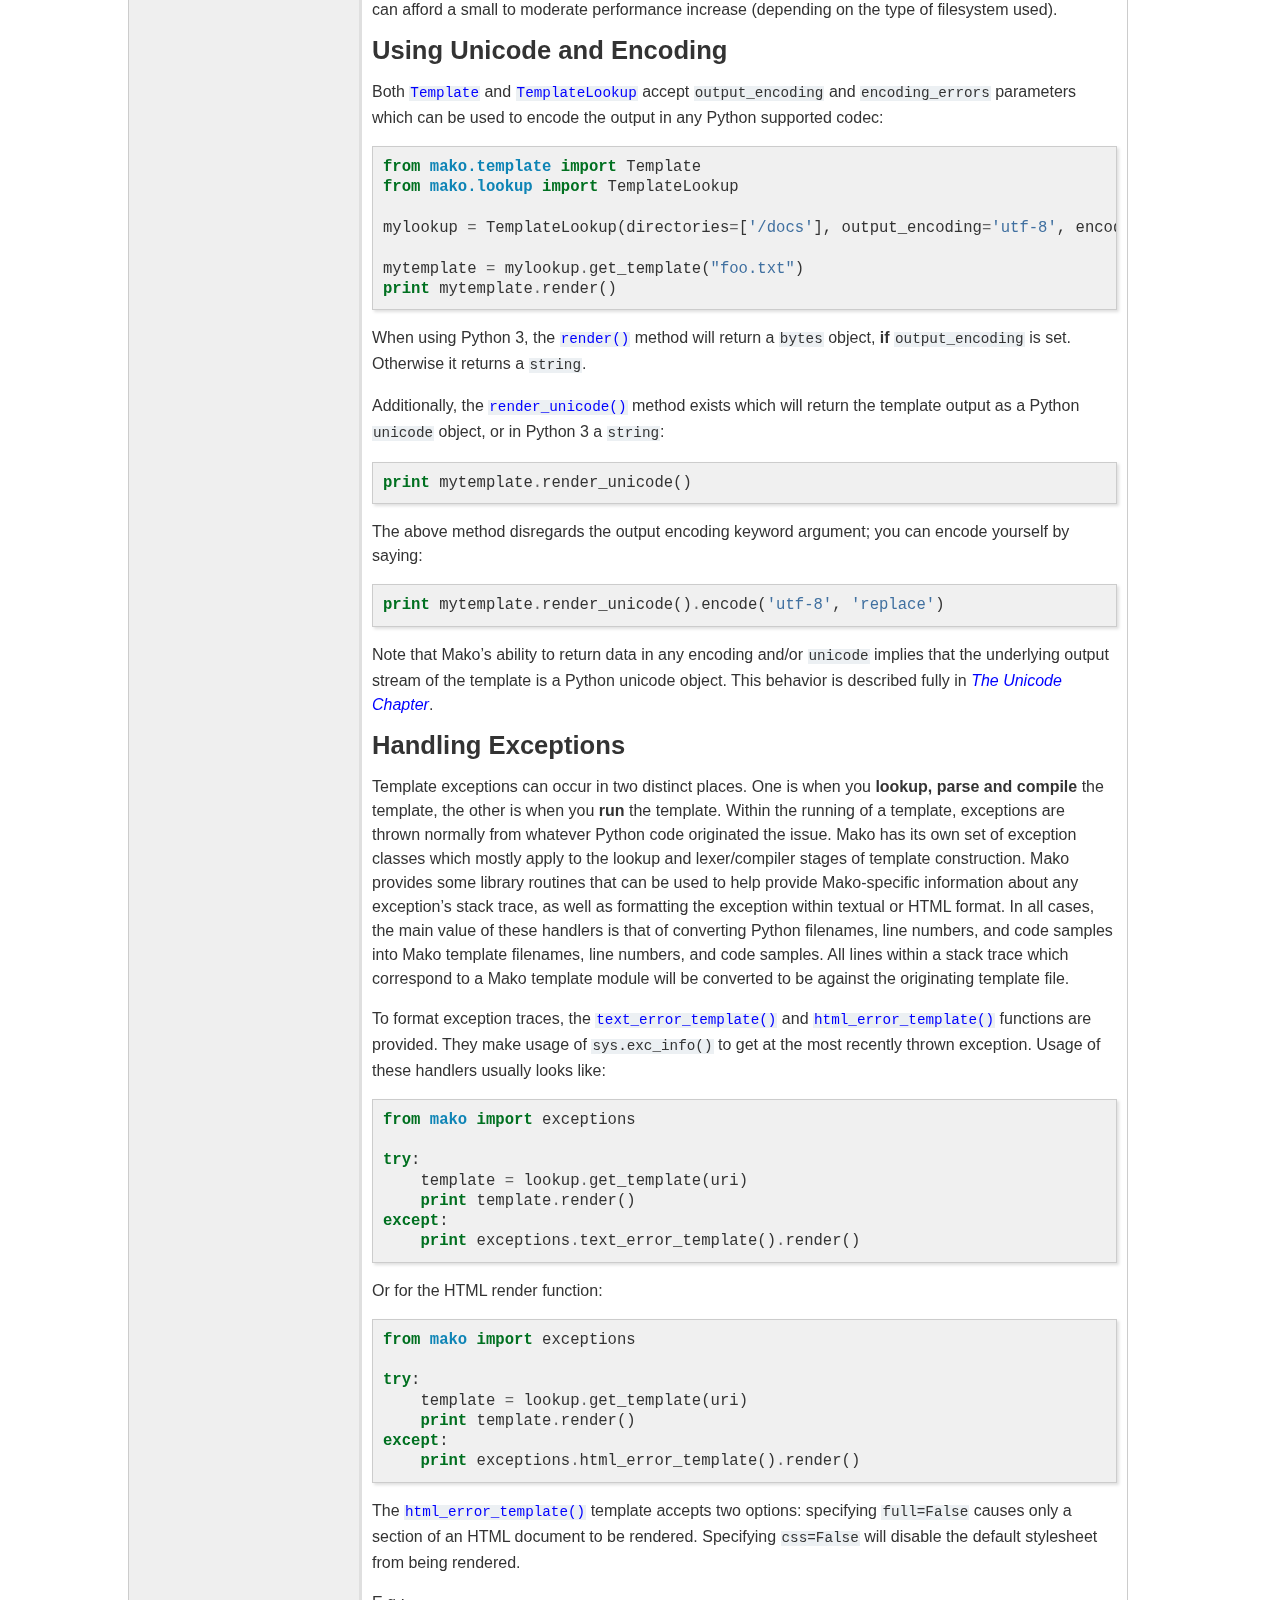
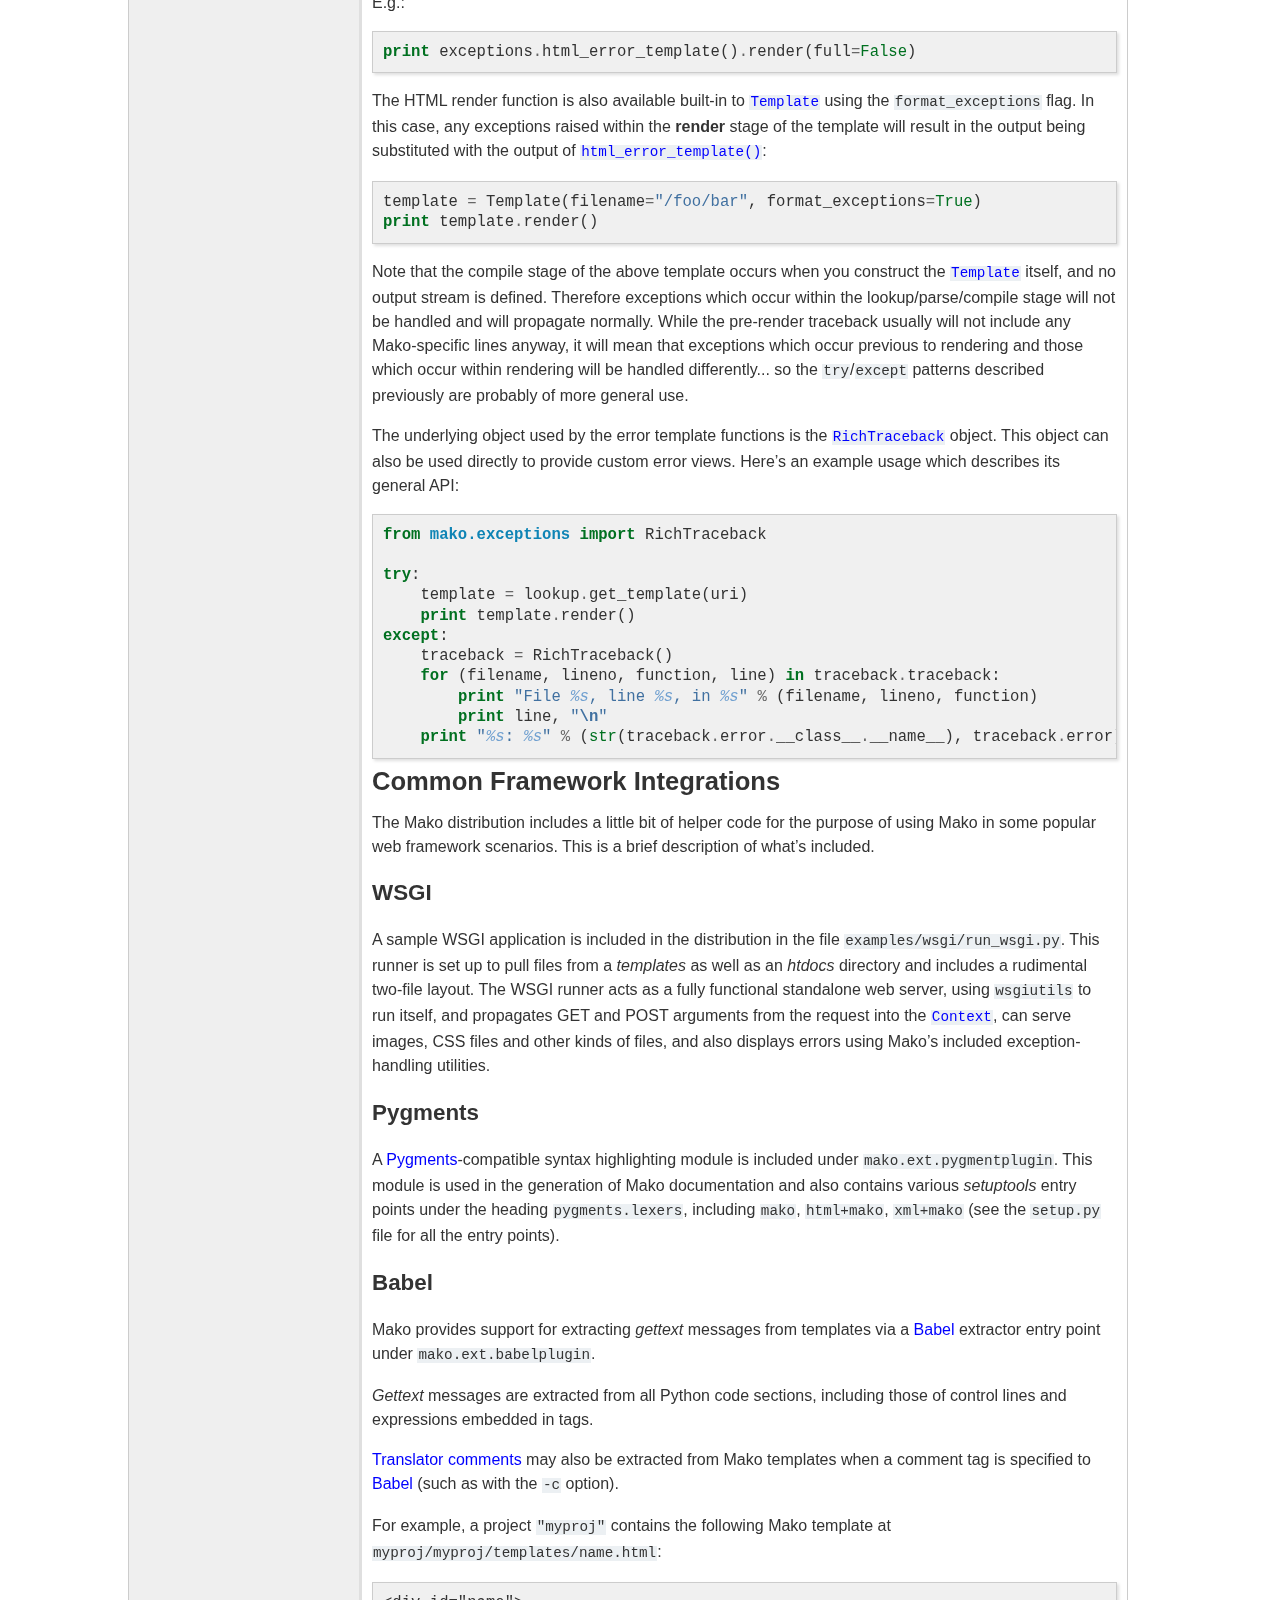
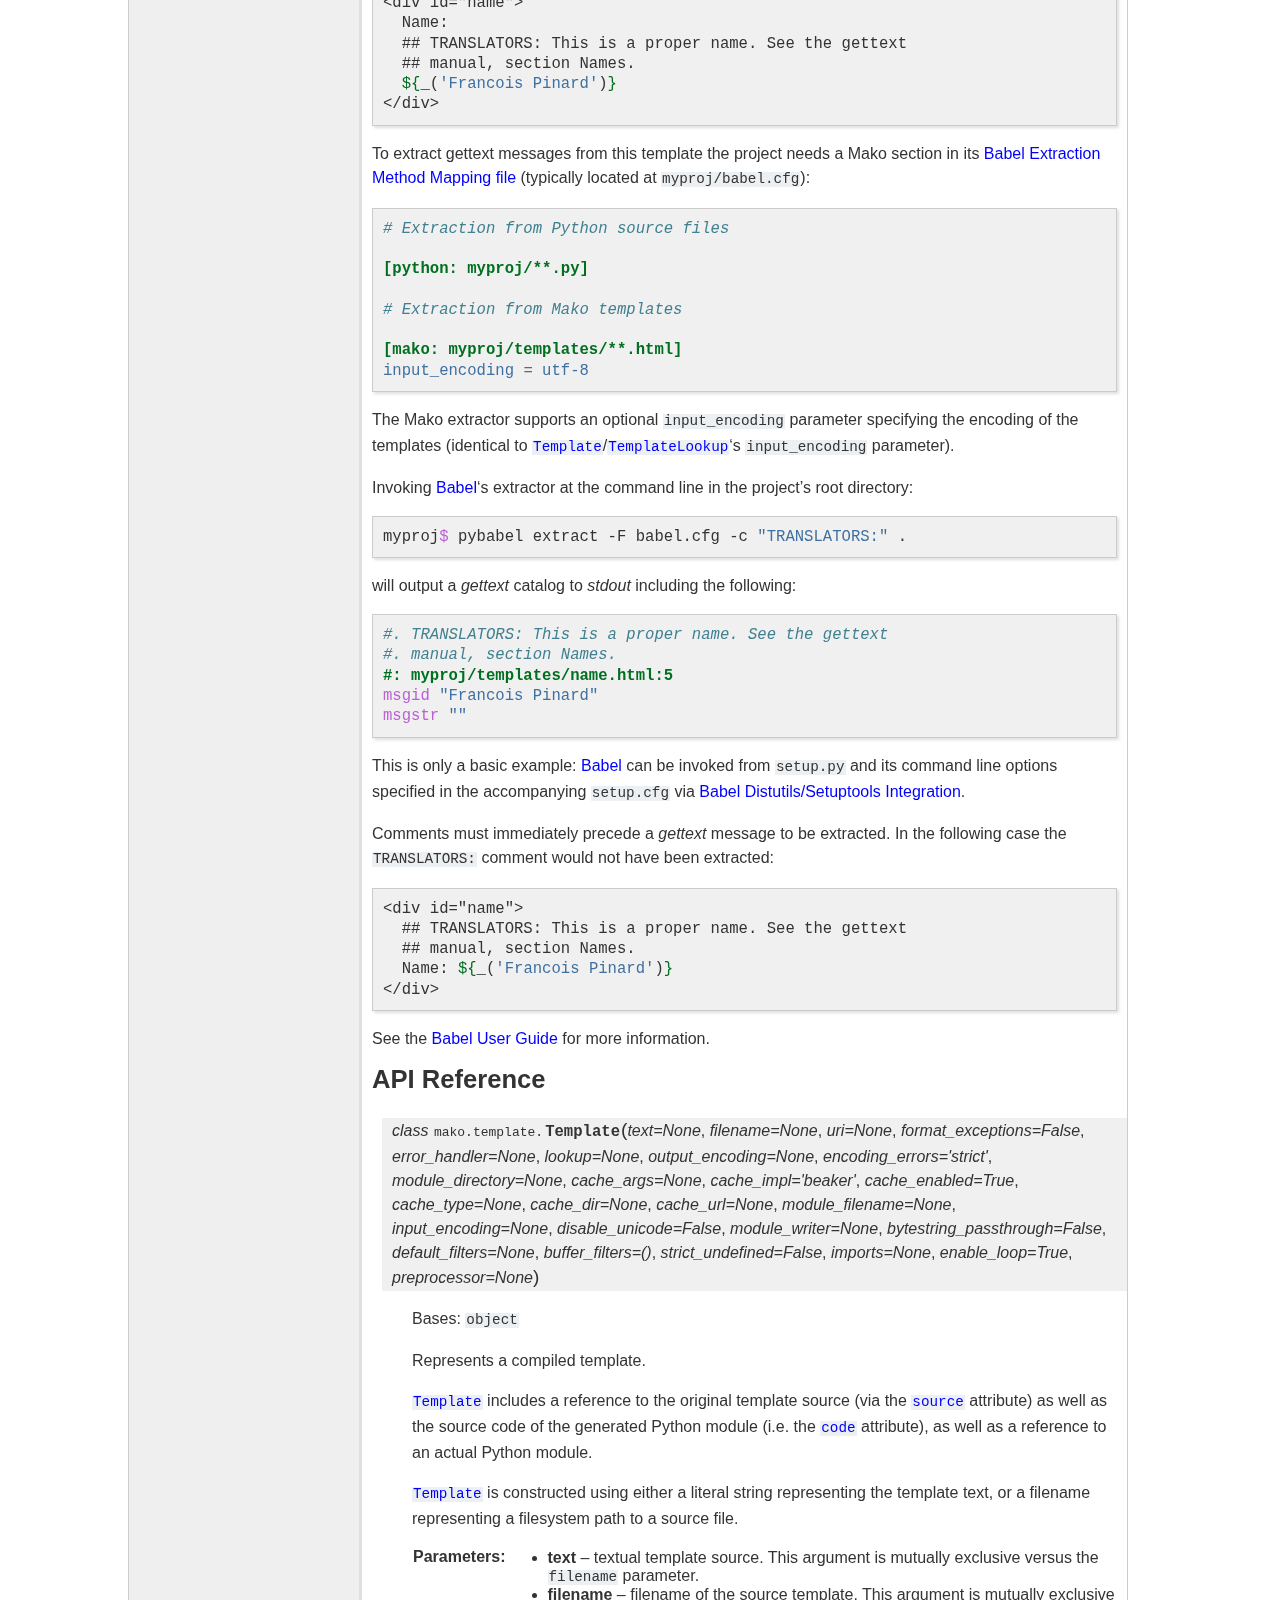
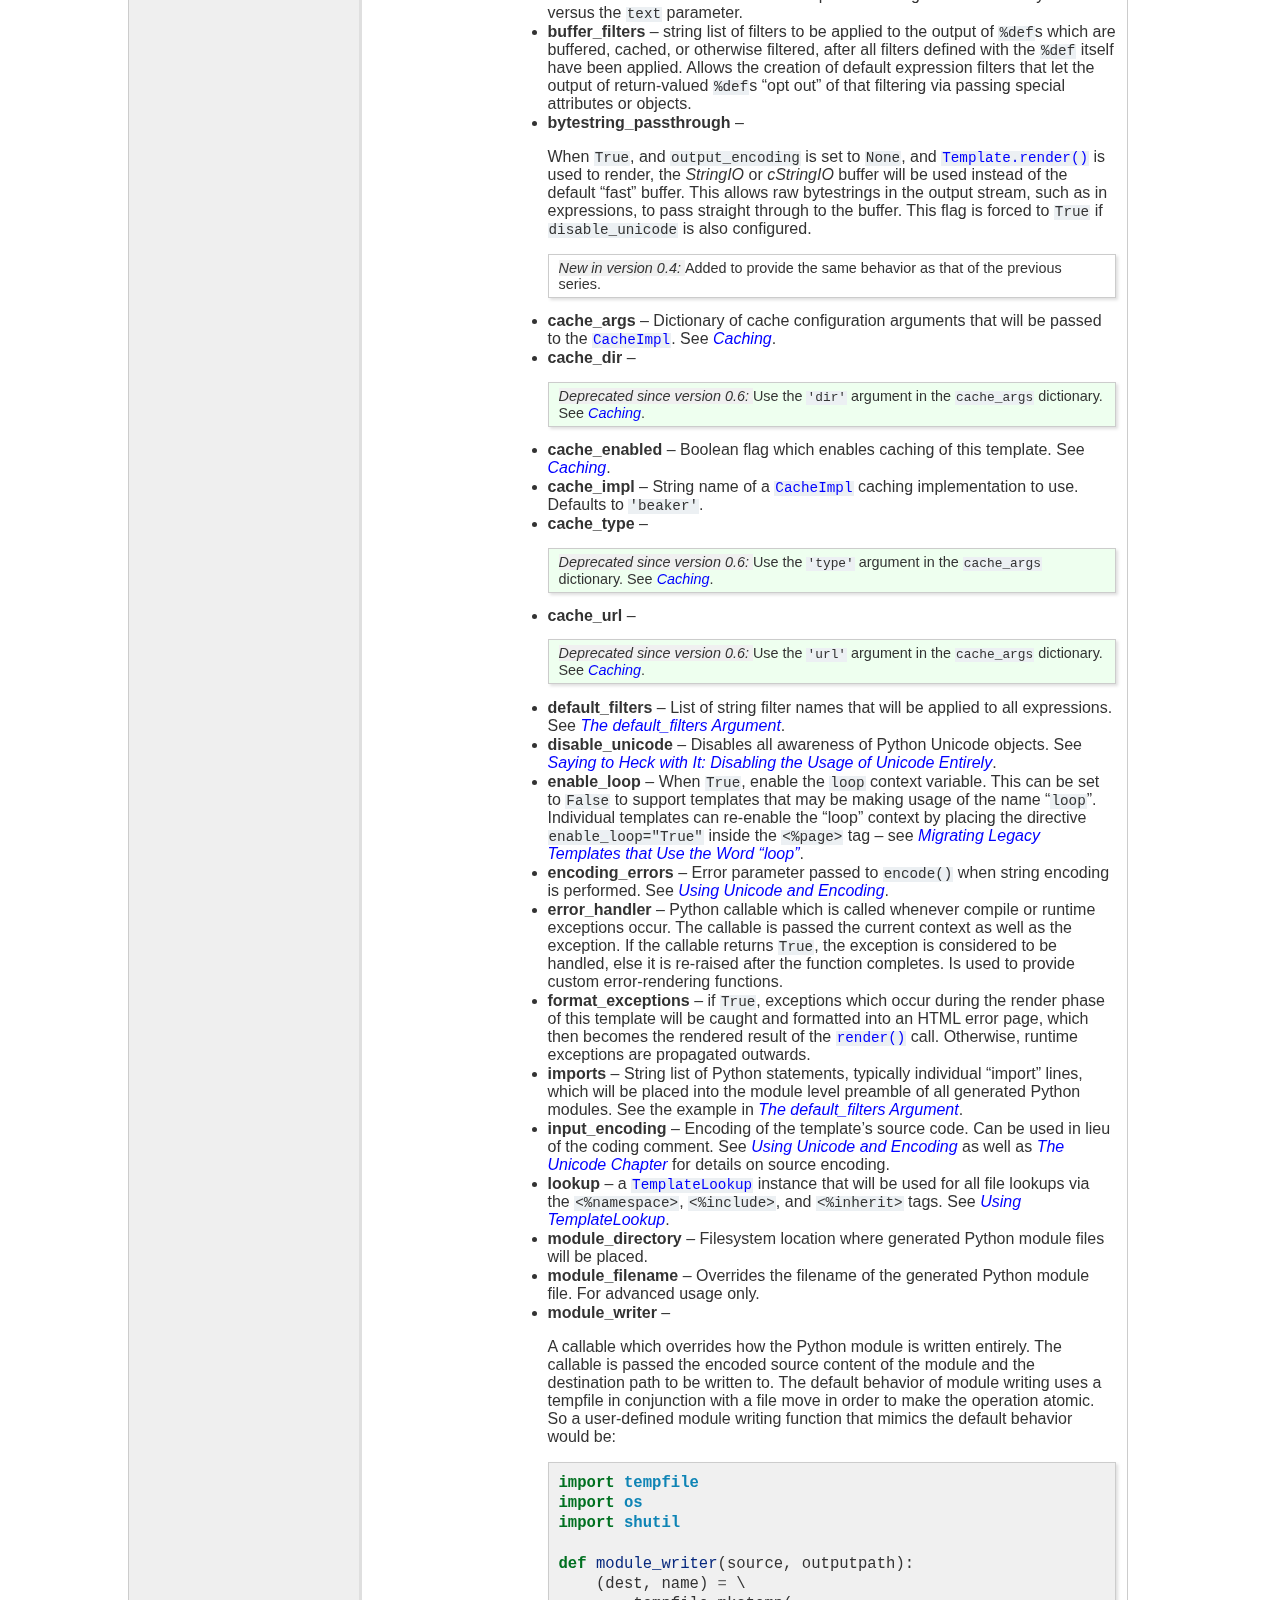
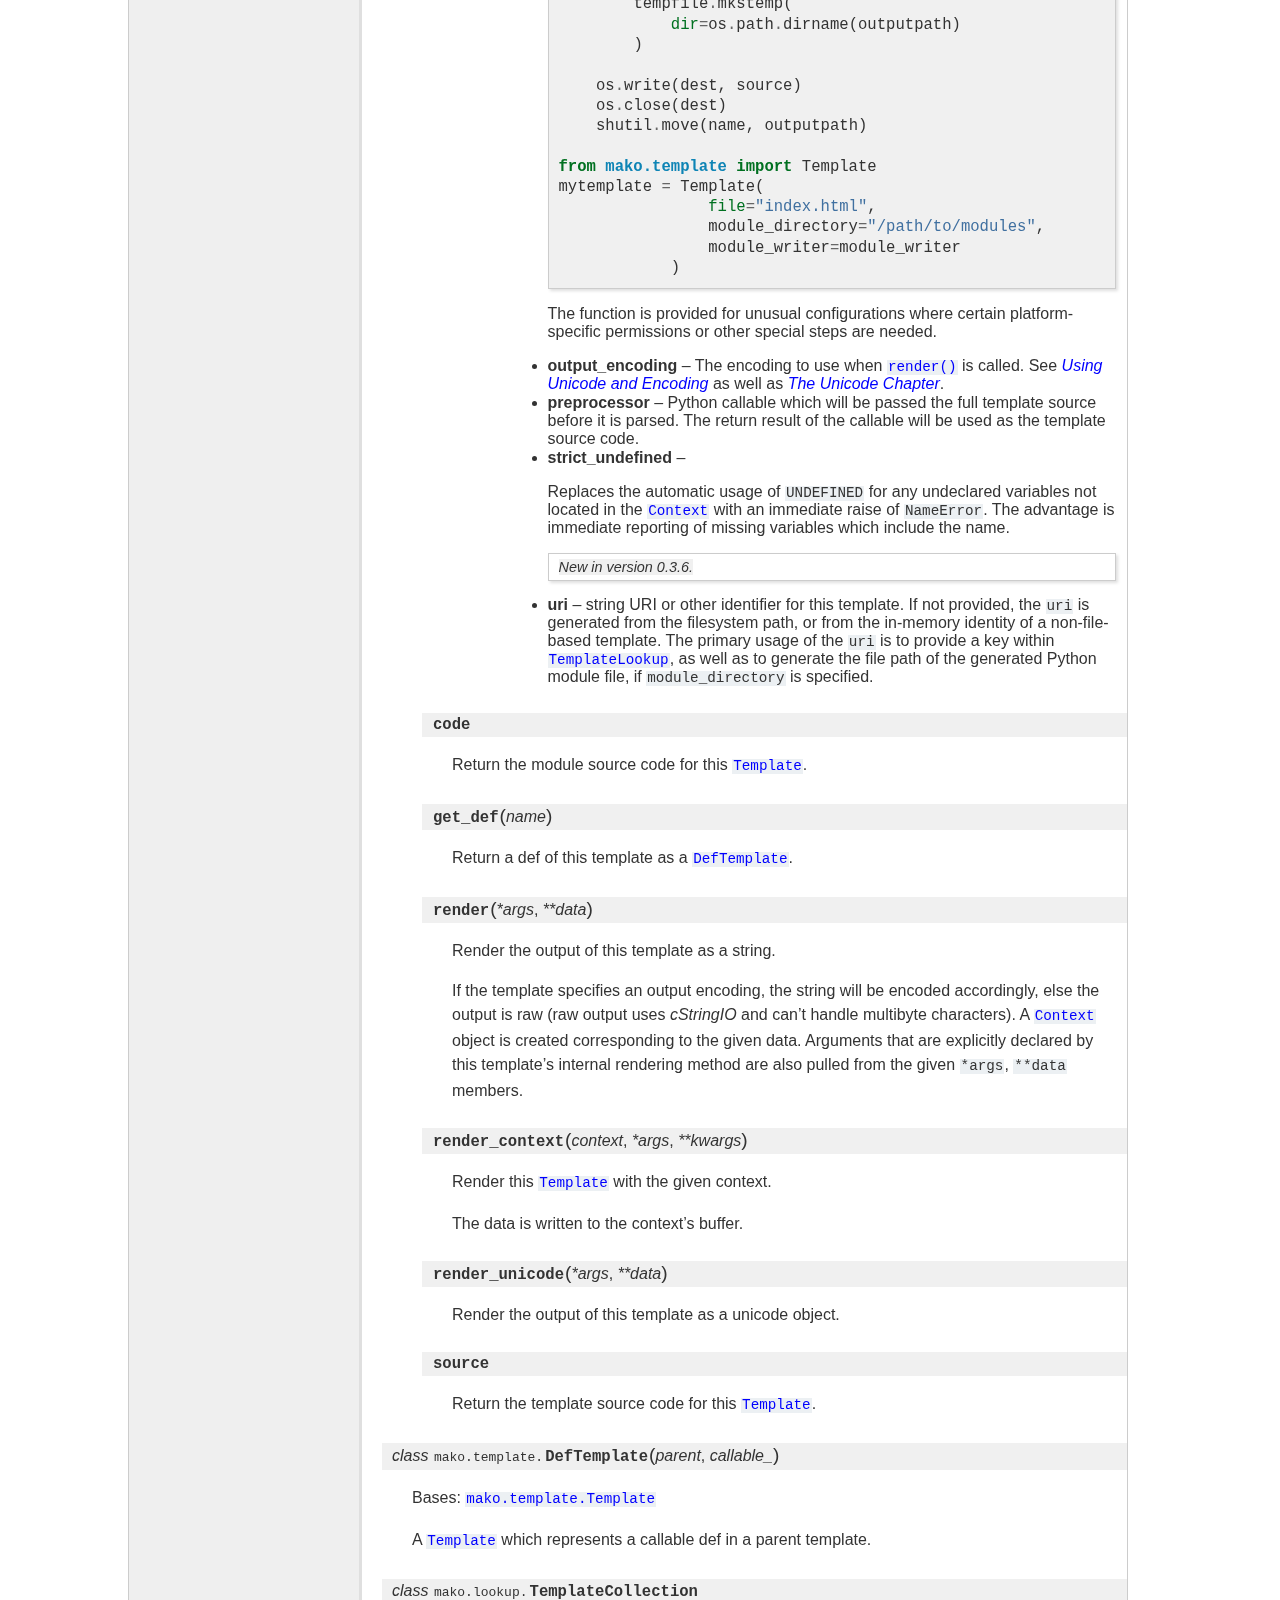
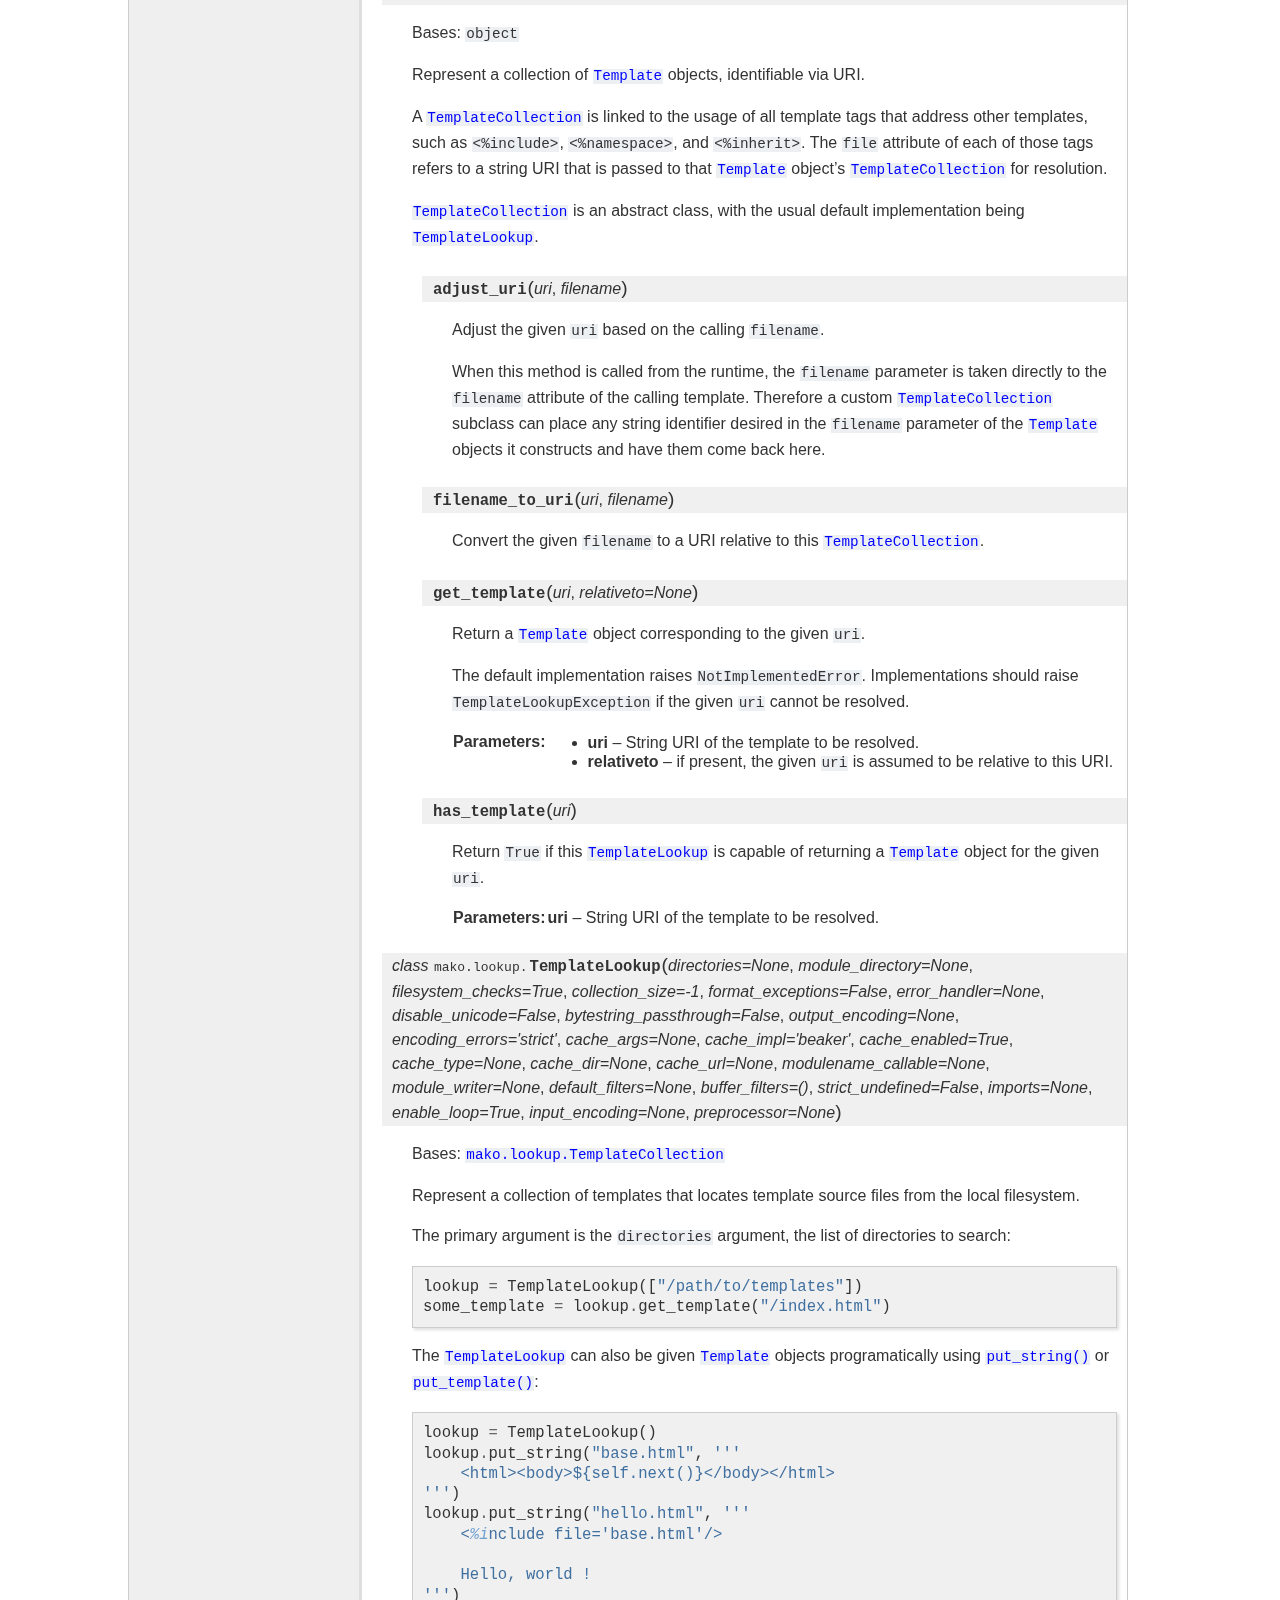
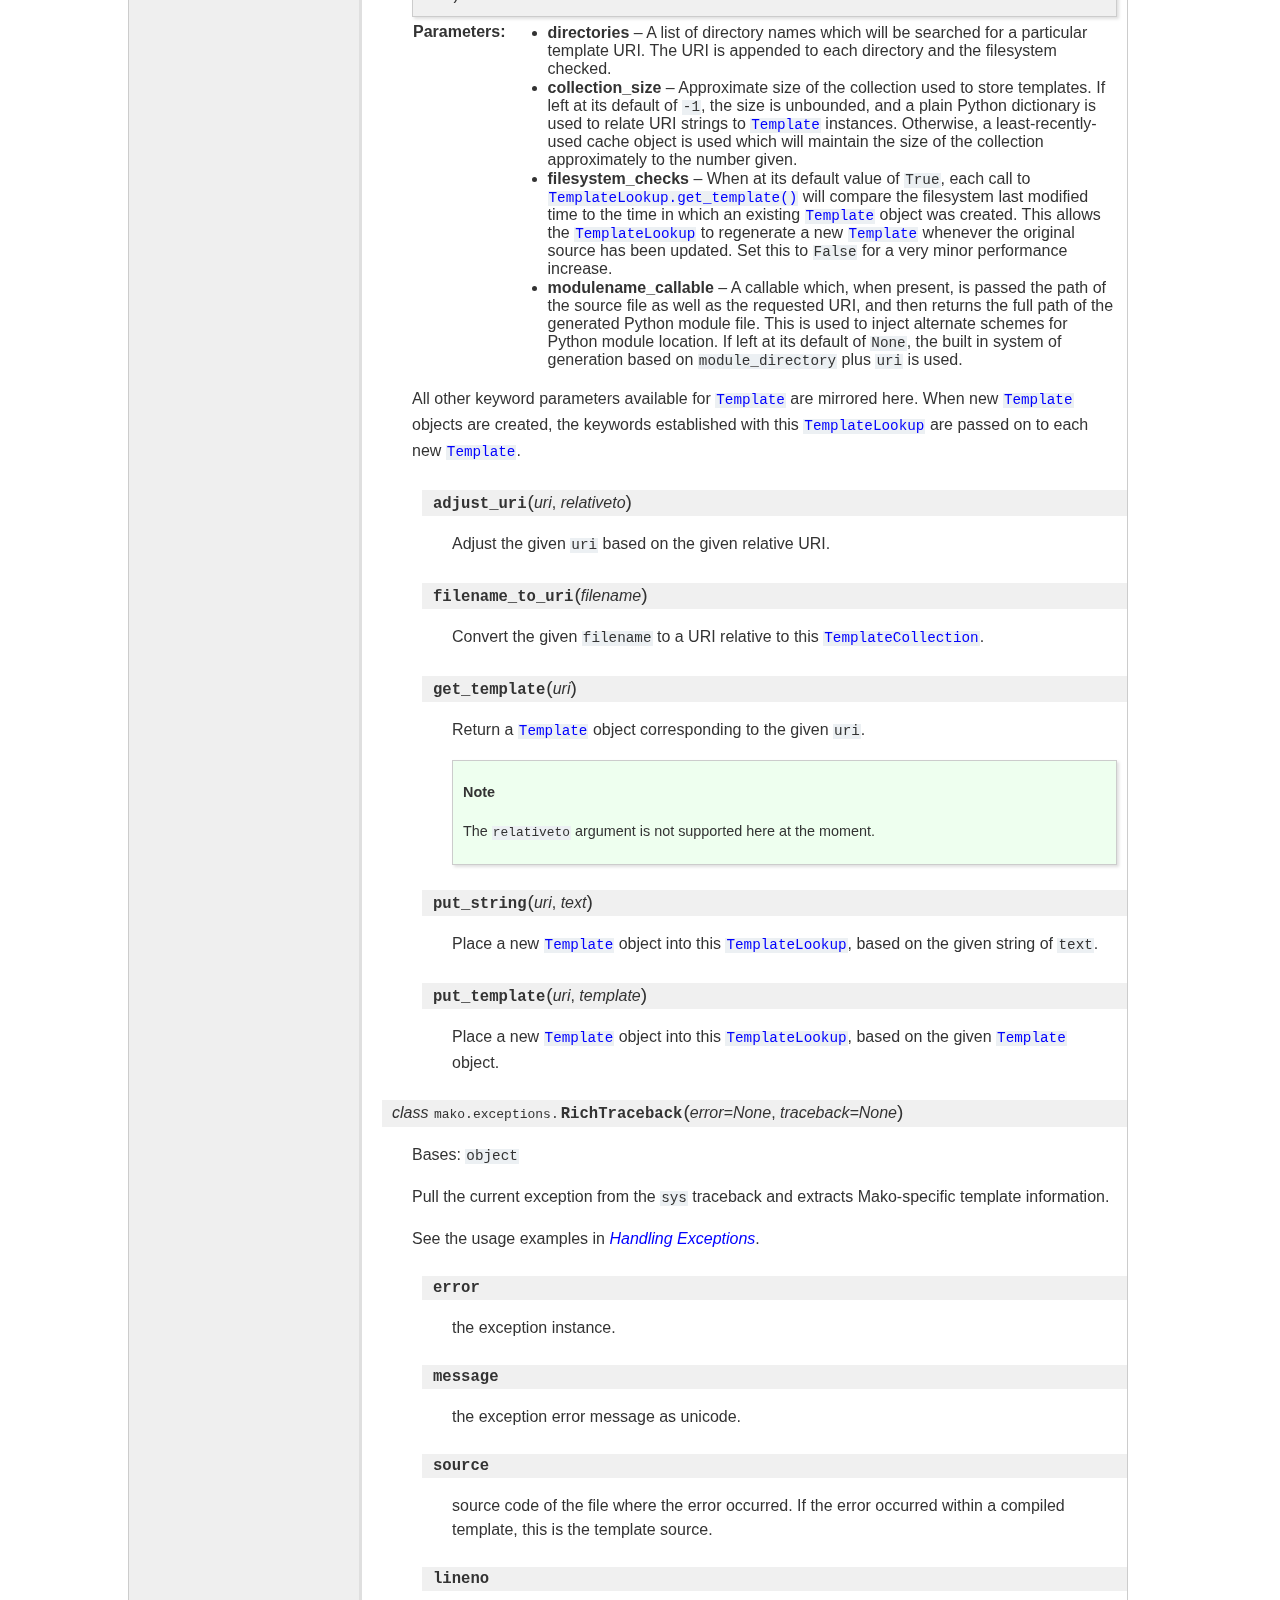
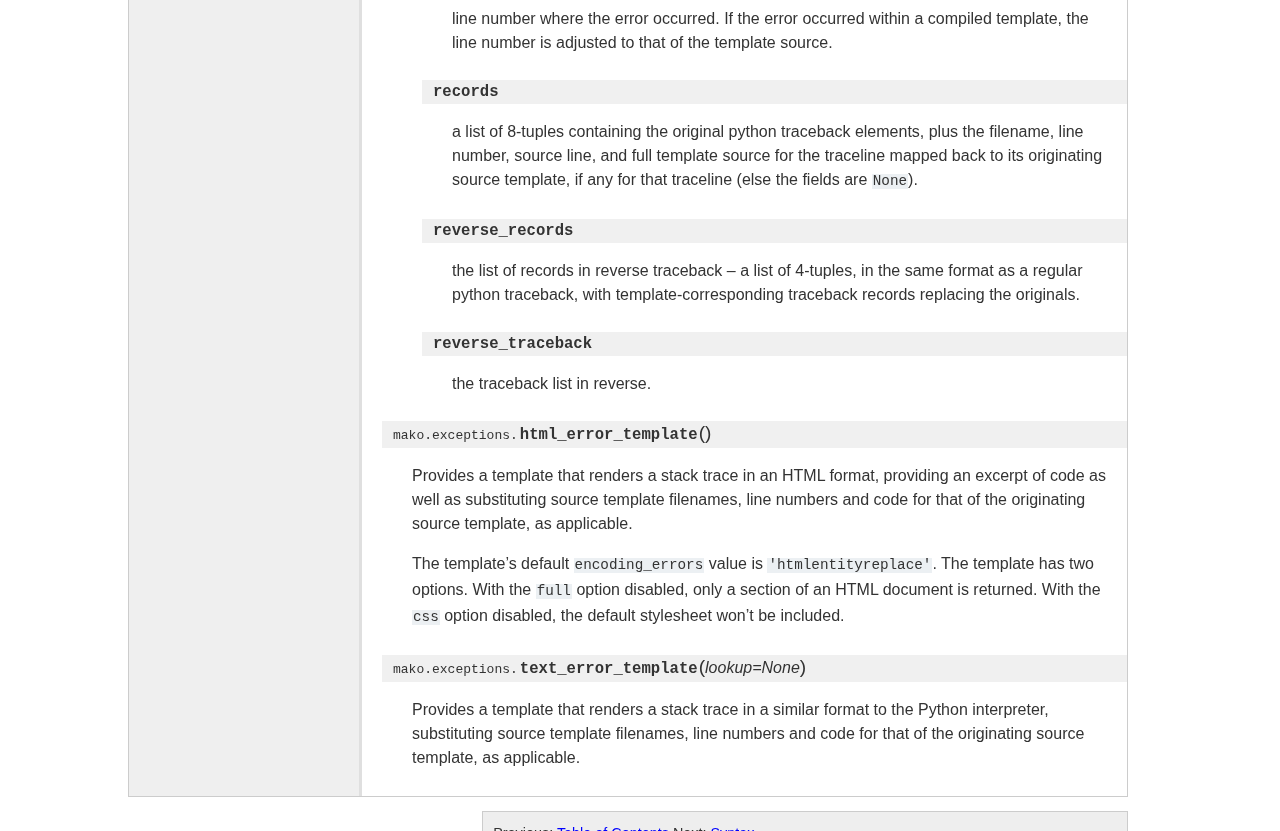
<file: Mako-0.7.3/doc/usage.html>
<html xmlns="http://www.w3.org/1999/xhtml">
<meta http-equiv="Content-Type" content="text/html; charset=utf-8"/>
<link rel="shortcut icon" href="/favicon.ico" type="image/x-icon">
<head>
<title>
    
                Usage
             &mdash; 
    Mako 0.7.3 Documentation
</title>

    <link rel="stylesheet" href="_static/pygments.css" type="text/css" />
    <link rel="stylesheet" href="_static/docs.css" type="text/css" />

    <script type="text/javascript">
      var DOCUMENTATION_OPTIONS = {
          URL_ROOT:    '#',
          VERSION:     '0.7.3',
          COLLAPSE_MODINDEX: false,
          FILE_SUFFIX: '.html'
      };
    </script>
        <script type="text/javascript" src="_static/jquery.js"></script>
        <script type="text/javascript" src="_static/underscore.js"></script>
        <script type="text/javascript" src="_static/doctools.js"></script>
    <link rel="index" title="Index" href="genindex.html" />
    <link rel="search" title="Search" href="search.html" />
    <link rel="top" title="Mako 0.7.3 Documentation" href="index.html" />
        <link rel="next" title="Syntax" href="syntax.html" />
        <link rel="prev" title="Table of Contents" href="index.html" />

<link rel="stylesheet" href="_static/site.css"></link>


</head>
<body>
    <div id="wrap">
    <div class="rightbar">


    <div class="slogan">
    Hyperfast and lightweight templating for the Python platform.
    </div>


    </div>

    <a href="http://www.makotemplates.org/"><img src="_static/makoLogo.png" /></a>

    <hr/>

    









<div id="docs-container">



<div id="docs-header">
    <h1>Mako 0.7.3 Documentation</h1>

    <div id="docs-search">
    Search:
    <form class="search" action="search.html" method="get">
      <input type="text" name="q" size="18" /> <input type="submit" value="Search" />
      <input type="hidden" name="check_keywords" value="yes" />
      <input type="hidden" name="area" value="default" />
    </form>
    </div>

    <div id="docs-version-header">
        Release: <span class="version-num">0.7.3</span>

    </div>

</div>

<div id="docs-top-navigation">
    <div id="docs-top-page-control" class="docs-navigation-links">
        <ul>
            <li>Prev:
            <a href="index.html" title="previous chapter">Table of Contents</a>
            </li>
            <li>Next:
            <a href="syntax.html" title="next chapter">Syntax</a>
            </li>

        <li>
            <a href="index.html">Table of Contents</a> |
            <a href="genindex.html">Index</a>
            | <a href="_sources/usage.txt">view source
        </li>
        </ul>
    </div>

    <div id="docs-navigation-banner">
        <a href="index.html">Mako 0.7.3 Documentation</a>
        » 
                Usage
             

        <h2>
            
                Usage
            
        </h2>
    </div>

</div>

<div id="docs-body-container">

    <div id="docs-sidebar">
    <h3><a href="index.html">Table of Contents</a></h3>
    <ul>
<li><a class="reference internal" href="#">Usage</a><ul>
<li><a class="reference internal" href="#basic-usage">Basic Usage</a></li>
<li><a class="reference internal" href="#using-file-based-templates">Using File-Based Templates</a></li>
<li><a class="reference internal" href="#using-templatelookup">Using <tt class="docutils literal"><span class="pre">TemplateLookup</span></tt></a><ul>
<li><a class="reference internal" href="#setting-the-collection-size">Setting the Collection Size</a></li>
<li><a class="reference internal" href="#setting-filesystem-checks">Setting Filesystem Checks</a></li>
</ul>
</li>
<li><a class="reference internal" href="#using-unicode-and-encoding">Using Unicode and Encoding</a></li>
<li><a class="reference internal" href="#handling-exceptions">Handling Exceptions</a></li>
<li><a class="reference internal" href="#common-framework-integrations">Common Framework Integrations</a><ul>
<li><a class="reference internal" href="#wsgi">WSGI</a></li>
<li><a class="reference internal" href="#pygments">Pygments</a></li>
<li><a class="reference internal" href="#babel">Babel</a></li>
</ul>
</li>
<li><a class="reference internal" href="#api-reference">API Reference</a></li>
</ul>
</li>
</ul>


    <h4>Previous Topic</h4>
    <p>
    <a href="index.html" title="previous chapter">Table of Contents</a>
    </p>
    <h4>Next Topic</h4>
    <p>
    <a href="syntax.html" title="next chapter">Syntax</a>
    </p>

    <h4>Quick Search</h4>
    <p>
    <form class="search" action="search.html" method="get">
      <input type="text" name="q" size="18" /> <input type="submit" value="Search" />
      <input type="hidden" name="check_keywords" value="yes" />
      <input type="hidden" name="area" value="default" />
    </form>
    </p>

    </div>

    <div id="docs-body" class="withsidebar" >
        
<div class="section" id="usage">
<span id="usage-toplevel"></span><h1>Usage<a class="headerlink" href="#usage" title="Permalink to this headline">¶</a></h1>
<div class="section" id="basic-usage">
<h2>Basic Usage<a class="headerlink" href="#basic-usage" title="Permalink to this headline">¶</a></h2>
<p>This section describes the Python API for Mako templates. If you
are using Mako within a web framework such as Pylons, the work
of integrating Mako&#8217;s API is already done for you, in which case
you can skip to the next section, <a class="reference internal" href="syntax.html"><em>Syntax</em></a>.</p>
<p>The most basic way to create a template and render it is through
the <a class="reference internal" href="#mako.template.Template" title="mako.template.Template"><tt class="xref py py-class docutils literal"><span class="pre">Template</span></tt></a> class:</p>
<div class="highlight-python"><div class="highlight"><pre><span class="kn">from</span> <span class="nn">mako.template</span> <span class="kn">import</span> <span class="n">Template</span>

<span class="n">mytemplate</span> <span class="o">=</span> <span class="n">Template</span><span class="p">(</span><span class="s">&quot;hello world!&quot;</span><span class="p">)</span>
<span class="k">print</span> <span class="n">mytemplate</span><span class="o">.</span><span class="n">render</span><span class="p">()</span>
</pre></div>
</div>
<p>Above, the text argument to <a class="reference internal" href="#mako.template.Template" title="mako.template.Template"><tt class="xref py py-class docutils literal"><span class="pre">Template</span></tt></a> is <strong>compiled</strong> into a
Python module representation. This module contains a function
called <tt class="docutils literal"><span class="pre">render_body()</span></tt>, which produces the output of the
template. When <tt class="docutils literal"><span class="pre">mytemplate.render()</span></tt> is called, Mako sets up a
runtime environment for the template and calls the
<tt class="docutils literal"><span class="pre">render_body()</span></tt> function, capturing the output into a buffer and
returning its string contents.</p>
<p>The code inside the <tt class="docutils literal"><span class="pre">render_body()</span></tt> function has access to a
namespace of variables. You can specify these variables by
sending them as additional keyword arguments to the <a class="reference internal" href="#mako.template.Template.render" title="mako.template.Template.render"><tt class="xref py py-meth docutils literal"><span class="pre">render()</span></tt></a>
method:</p>
<div class="highlight-python"><div class="highlight"><pre><span class="kn">from</span> <span class="nn">mako.template</span> <span class="kn">import</span> <span class="n">Template</span>

<span class="n">mytemplate</span> <span class="o">=</span> <span class="n">Template</span><span class="p">(</span><span class="s">&quot;hello, ${name}!&quot;</span><span class="p">)</span>
<span class="k">print</span> <span class="n">mytemplate</span><span class="o">.</span><span class="n">render</span><span class="p">(</span><span class="n">name</span><span class="o">=</span><span class="s">&quot;jack&quot;</span><span class="p">)</span>
</pre></div>
</div>
<p>The <a class="reference internal" href="#mako.template.Template.render" title="mako.template.Template.render"><tt class="xref py py-meth docutils literal"><span class="pre">render()</span></tt></a> method calls upon Mako to create a
<a class="reference internal" href="runtime.html#mako.runtime.Context" title="mako.runtime.Context"><tt class="xref py py-class docutils literal"><span class="pre">Context</span></tt></a> object, which stores all the variable names accessible
to the template and also stores a buffer used to capture output.
You can create this <a class="reference internal" href="runtime.html#mako.runtime.Context" title="mako.runtime.Context"><tt class="xref py py-class docutils literal"><span class="pre">Context</span></tt></a> yourself and have the template
render with it, using the <a class="reference internal" href="#mako.template.Template.render_context" title="mako.template.Template.render_context"><tt class="xref py py-meth docutils literal"><span class="pre">render_context()</span></tt></a> method:</p>
<div class="highlight-python"><div class="highlight"><pre><span class="kn">from</span> <span class="nn">mako.template</span> <span class="kn">import</span> <span class="n">Template</span>
<span class="kn">from</span> <span class="nn">mako.runtime</span> <span class="kn">import</span> <span class="n">Context</span>
<span class="kn">from</span> <span class="nn">StringIO</span> <span class="kn">import</span> <span class="n">StringIO</span>

<span class="n">mytemplate</span> <span class="o">=</span> <span class="n">Template</span><span class="p">(</span><span class="s">&quot;hello, ${name}!&quot;</span><span class="p">)</span>
<span class="n">buf</span> <span class="o">=</span> <span class="n">StringIO</span><span class="p">()</span>
<span class="n">ctx</span> <span class="o">=</span> <span class="n">Context</span><span class="p">(</span><span class="n">buf</span><span class="p">,</span> <span class="n">name</span><span class="o">=</span><span class="s">&quot;jack&quot;</span><span class="p">)</span>
<span class="n">mytemplate</span><span class="o">.</span><span class="n">render_context</span><span class="p">(</span><span class="n">ctx</span><span class="p">)</span>
<span class="k">print</span> <span class="n">buf</span><span class="o">.</span><span class="n">getvalue</span><span class="p">()</span>
</pre></div>
</div>
</div>
<div class="section" id="using-file-based-templates">
<h2>Using File-Based Templates<a class="headerlink" href="#using-file-based-templates" title="Permalink to this headline">¶</a></h2>
<p>A <a class="reference internal" href="#mako.template.Template" title="mako.template.Template"><tt class="xref py py-class docutils literal"><span class="pre">Template</span></tt></a> can also load its template source code from a file,
using the <tt class="docutils literal"><span class="pre">filename</span></tt> keyword argument:</p>
<div class="highlight-python"><div class="highlight"><pre><span class="kn">from</span> <span class="nn">mako.template</span> <span class="kn">import</span> <span class="n">Template</span>

<span class="n">mytemplate</span> <span class="o">=</span> <span class="n">Template</span><span class="p">(</span><span class="n">filename</span><span class="o">=</span><span class="s">&#39;/docs/mytmpl.txt&#39;</span><span class="p">)</span>
<span class="k">print</span> <span class="n">mytemplate</span><span class="o">.</span><span class="n">render</span><span class="p">()</span>
</pre></div>
</div>
<p>For improved performance, a <a class="reference internal" href="#mako.template.Template" title="mako.template.Template"><tt class="xref py py-class docutils literal"><span class="pre">Template</span></tt></a> which is loaded from a
file can also cache the source code to its generated module on
the filesystem as a regular Python module file (i.e. a <tt class="docutils literal"><span class="pre">.py</span></tt>
file). To do this, just add the <tt class="docutils literal"><span class="pre">module_directory</span></tt> argument to
the template:</p>
<div class="highlight-python"><div class="highlight"><pre><span class="kn">from</span> <span class="nn">mako.template</span> <span class="kn">import</span> <span class="n">Template</span>

<span class="n">mytemplate</span> <span class="o">=</span> <span class="n">Template</span><span class="p">(</span><span class="n">filename</span><span class="o">=</span><span class="s">&#39;/docs/mytmpl.txt&#39;</span><span class="p">,</span> <span class="n">module_directory</span><span class="o">=</span><span class="s">&#39;/tmp/mako_modules&#39;</span><span class="p">)</span>
<span class="k">print</span> <span class="n">mytemplate</span><span class="o">.</span><span class="n">render</span><span class="p">()</span>
</pre></div>
</div>
<p>When the above code is rendered, a file
<tt class="docutils literal"><span class="pre">/tmp/mako_modules/docs/mytmpl.txt.py</span></tt> is created containing the
source code for the module. The next time a <a class="reference internal" href="#mako.template.Template" title="mako.template.Template"><tt class="xref py py-class docutils literal"><span class="pre">Template</span></tt></a> with the
same arguments is created, this module file will be
automatically re-used.</p>
</div>
<div class="section" id="using-templatelookup">
<span id="usage-templatelookup"></span><h2>Using <tt class="docutils literal"><span class="pre">TemplateLookup</span></tt><a class="headerlink" href="#using-templatelookup" title="Permalink to this headline">¶</a></h2>
<p>All of the examples thus far have dealt with the usage of a
single <a class="reference internal" href="#mako.template.Template" title="mako.template.Template"><tt class="xref py py-class docutils literal"><span class="pre">Template</span></tt></a> object. If the code within those templates
tries to locate another template resource, it will need some way
to find them, using simple URI strings. For this need, the
resolution of other templates from within a template is
accomplished by the <a class="reference internal" href="#mako.lookup.TemplateLookup" title="mako.lookup.TemplateLookup"><tt class="xref py py-class docutils literal"><span class="pre">TemplateLookup</span></tt></a> class. This class is
constructed given a list of directories in which to search for
templates, as well as keyword arguments that will be passed to
the <a class="reference internal" href="#mako.template.Template" title="mako.template.Template"><tt class="xref py py-class docutils literal"><span class="pre">Template</span></tt></a> objects it creates:</p>
<div class="highlight-python"><div class="highlight"><pre><span class="kn">from</span> <span class="nn">mako.template</span> <span class="kn">import</span> <span class="n">Template</span>
<span class="kn">from</span> <span class="nn">mako.lookup</span> <span class="kn">import</span> <span class="n">TemplateLookup</span>

<span class="n">mylookup</span> <span class="o">=</span> <span class="n">TemplateLookup</span><span class="p">(</span><span class="n">directories</span><span class="o">=</span><span class="p">[</span><span class="s">&#39;/docs&#39;</span><span class="p">])</span>
<span class="n">mytemplate</span> <span class="o">=</span> <span class="n">Template</span><span class="p">(</span><span class="s">&quot;&quot;&quot;&lt;</span><span class="si">%i</span><span class="s">nclude file=&quot;header.txt&quot;/&gt; hello world!&quot;&quot;&quot;</span><span class="p">,</span> <span class="n">lookup</span><span class="o">=</span><span class="n">mylookup</span><span class="p">)</span>
</pre></div>
</div>
<p>Above, we created a textual template which includes the file
<tt class="docutils literal"><span class="pre">&quot;header.txt&quot;</span></tt>. In order for it to have somewhere to look for
<tt class="docutils literal"><span class="pre">&quot;header.txt&quot;</span></tt>, we passed a <a class="reference internal" href="#mako.lookup.TemplateLookup" title="mako.lookup.TemplateLookup"><tt class="xref py py-class docutils literal"><span class="pre">TemplateLookup</span></tt></a> object to it, which
will search in the directory <tt class="docutils literal"><span class="pre">/docs</span></tt> for the file <tt class="docutils literal"><span class="pre">&quot;header.txt&quot;</span></tt>.</p>
<p>Usually, an application will store most or all of its templates
as text files on the filesystem. So far, all of our examples
have been a little bit contrived in order to illustrate the
basic concepts. But a real application would get most or all of
its templates directly from the <a class="reference internal" href="#mako.lookup.TemplateLookup" title="mako.lookup.TemplateLookup"><tt class="xref py py-class docutils literal"><span class="pre">TemplateLookup</span></tt></a>, using the
aptly named <a class="reference internal" href="#mako.lookup.TemplateLookup.get_template" title="mako.lookup.TemplateLookup.get_template"><tt class="xref py py-meth docutils literal"><span class="pre">get_template()</span></tt></a> method, which accepts the URI of the
desired template:</p>
<div class="highlight-python"><div class="highlight"><pre><span class="kn">from</span> <span class="nn">mako.template</span> <span class="kn">import</span> <span class="n">Template</span>
<span class="kn">from</span> <span class="nn">mako.lookup</span> <span class="kn">import</span> <span class="n">TemplateLookup</span>

<span class="n">mylookup</span> <span class="o">=</span> <span class="n">TemplateLookup</span><span class="p">(</span><span class="n">directories</span><span class="o">=</span><span class="p">[</span><span class="s">&#39;/docs&#39;</span><span class="p">],</span> <span class="n">module_directory</span><span class="o">=</span><span class="s">&#39;/tmp/mako_modules&#39;</span><span class="p">)</span>

<span class="k">def</span> <span class="nf">serve_template</span><span class="p">(</span><span class="n">templatename</span><span class="p">,</span> <span class="o">**</span><span class="n">kwargs</span><span class="p">):</span>
    <span class="n">mytemplate</span> <span class="o">=</span> <span class="n">mylookup</span><span class="o">.</span><span class="n">get_template</span><span class="p">(</span><span class="n">templatename</span><span class="p">)</span>
    <span class="k">print</span> <span class="n">mytemplate</span><span class="o">.</span><span class="n">render</span><span class="p">(</span><span class="o">**</span><span class="n">kwargs</span><span class="p">)</span>
</pre></div>
</div>
<p>In the example above, we create a <a class="reference internal" href="#mako.lookup.TemplateLookup" title="mako.lookup.TemplateLookup"><tt class="xref py py-class docutils literal"><span class="pre">TemplateLookup</span></tt></a> which will
look for templates in the <tt class="docutils literal"><span class="pre">/docs</span></tt> directory, and will store
generated module files in the <tt class="docutils literal"><span class="pre">/tmp/mako_modules</span></tt> directory. The
lookup locates templates by appending the given URI to each of
its search directories; so if you gave it a URI of
<tt class="docutils literal"><span class="pre">/etc/beans/info.txt</span></tt>, it would search for the file
<tt class="docutils literal"><span class="pre">/docs/etc/beans/info.txt</span></tt>, else raise a <tt class="xref py py-class docutils literal"><span class="pre">TopLevelNotFound</span></tt>
exception, which is a custom Mako exception.</p>
<p>When the lookup locates templates, it will also assign a <tt class="docutils literal"><span class="pre">uri</span></tt>
property to the <a class="reference internal" href="#mako.template.Template" title="mako.template.Template"><tt class="xref py py-class docutils literal"><span class="pre">Template</span></tt></a> which is the URI passed to the
<a class="reference internal" href="#mako.lookup.TemplateLookup.get_template" title="mako.lookup.TemplateLookup.get_template"><tt class="xref py py-meth docutils literal"><span class="pre">get_template()</span></tt></a> call. <a class="reference internal" href="#mako.template.Template" title="mako.template.Template"><tt class="xref py py-class docutils literal"><span class="pre">Template</span></tt></a> uses this URI to calculate the
name of its module file. So in the above example, a
<tt class="docutils literal"><span class="pre">templatename</span></tt> argument of <tt class="docutils literal"><span class="pre">/etc/beans/info.txt</span></tt> will create a
module file <tt class="docutils literal"><span class="pre">/tmp/mako_modules/etc/beans/info.txt.py</span></tt>.</p>
<div class="section" id="setting-the-collection-size">
<h3>Setting the Collection Size<a class="headerlink" href="#setting-the-collection-size" title="Permalink to this headline">¶</a></h3>
<p>The <a class="reference internal" href="#mako.lookup.TemplateLookup" title="mako.lookup.TemplateLookup"><tt class="xref py py-class docutils literal"><span class="pre">TemplateLookup</span></tt></a> also serves the important need of caching a
fixed set of templates in memory at a given time, so that
successive URI lookups do not result in full template
compilations and/or module reloads on each request. By default,
the <a class="reference internal" href="#mako.lookup.TemplateLookup" title="mako.lookup.TemplateLookup"><tt class="xref py py-class docutils literal"><span class="pre">TemplateLookup</span></tt></a> size is unbounded. You can specify a fixed
size using the <tt class="docutils literal"><span class="pre">collection_size</span></tt> argument:</p>
<div class="highlight-python"><div class="highlight"><pre><span class="n">mylookup</span> <span class="o">=</span> <span class="n">TemplateLookup</span><span class="p">(</span><span class="n">directories</span><span class="o">=</span><span class="p">[</span><span class="s">&#39;/docs&#39;</span><span class="p">],</span>
                <span class="n">module_directory</span><span class="o">=</span><span class="s">&#39;/tmp/mako_modules&#39;</span><span class="p">,</span> <span class="n">collection_size</span><span class="o">=</span><span class="mi">500</span><span class="p">)</span>
</pre></div>
</div>
<p>The above lookup will continue to load templates into memory
until it reaches a count of around 500. At that point, it will
clean out a certain percentage of templates using a least
recently used scheme.</p>
</div>
<div class="section" id="setting-filesystem-checks">
<h3>Setting Filesystem Checks<a class="headerlink" href="#setting-filesystem-checks" title="Permalink to this headline">¶</a></h3>
<p>Another important flag on <a class="reference internal" href="#mako.lookup.TemplateLookup" title="mako.lookup.TemplateLookup"><tt class="xref py py-class docutils literal"><span class="pre">TemplateLookup</span></tt></a> is
<tt class="docutils literal"><span class="pre">filesystem_checks</span></tt>. This defaults to <tt class="docutils literal"><span class="pre">True</span></tt>, and says that each
time a template is returned by the <a class="reference internal" href="#mako.lookup.TemplateLookup.get_template" title="mako.lookup.TemplateLookup.get_template"><tt class="xref py py-meth docutils literal"><span class="pre">get_template()</span></tt></a> method, the
revision time of the original template file is checked against
the last time the template was loaded, and if the file is newer
will reload its contents and recompile the template. On a
production system, setting <tt class="docutils literal"><span class="pre">filesystem_checks</span></tt> to <tt class="docutils literal"><span class="pre">False</span></tt> can
afford a small to moderate performance increase (depending on
the type of filesystem used).</p>
</div>
</div>
<div class="section" id="using-unicode-and-encoding">
<span id="usage-unicode"></span><h2>Using Unicode and Encoding<a class="headerlink" href="#using-unicode-and-encoding" title="Permalink to this headline">¶</a></h2>
<p>Both <a class="reference internal" href="#mako.template.Template" title="mako.template.Template"><tt class="xref py py-class docutils literal"><span class="pre">Template</span></tt></a> and <a class="reference internal" href="#mako.lookup.TemplateLookup" title="mako.lookup.TemplateLookup"><tt class="xref py py-class docutils literal"><span class="pre">TemplateLookup</span></tt></a> accept <tt class="docutils literal"><span class="pre">output_encoding</span></tt>
and <tt class="docutils literal"><span class="pre">encoding_errors</span></tt> parameters which can be used to encode the
output in any Python supported codec:</p>
<div class="highlight-python"><div class="highlight"><pre><span class="kn">from</span> <span class="nn">mako.template</span> <span class="kn">import</span> <span class="n">Template</span>
<span class="kn">from</span> <span class="nn">mako.lookup</span> <span class="kn">import</span> <span class="n">TemplateLookup</span>

<span class="n">mylookup</span> <span class="o">=</span> <span class="n">TemplateLookup</span><span class="p">(</span><span class="n">directories</span><span class="o">=</span><span class="p">[</span><span class="s">&#39;/docs&#39;</span><span class="p">],</span> <span class="n">output_encoding</span><span class="o">=</span><span class="s">&#39;utf-8&#39;</span><span class="p">,</span> <span class="n">encoding_errors</span><span class="o">=</span><span class="s">&#39;replace&#39;</span><span class="p">)</span>

<span class="n">mytemplate</span> <span class="o">=</span> <span class="n">mylookup</span><span class="o">.</span><span class="n">get_template</span><span class="p">(</span><span class="s">&quot;foo.txt&quot;</span><span class="p">)</span>
<span class="k">print</span> <span class="n">mytemplate</span><span class="o">.</span><span class="n">render</span><span class="p">()</span>
</pre></div>
</div>
<p>When using Python 3, the <a class="reference internal" href="#mako.template.Template.render" title="mako.template.Template.render"><tt class="xref py py-meth docutils literal"><span class="pre">render()</span></tt></a> method will return a <tt class="docutils literal"><span class="pre">bytes</span></tt>
object, <strong>if</strong> <tt class="docutils literal"><span class="pre">output_encoding</span></tt> is set. Otherwise it returns a
<tt class="docutils literal"><span class="pre">string</span></tt>.</p>
<p>Additionally, the <a class="reference internal" href="#mako.template.Template.render_unicode" title="mako.template.Template.render_unicode"><tt class="xref py py-meth docutils literal"><span class="pre">render_unicode()</span></tt></a> method exists which will
return the template output as a Python <tt class="docutils literal"><span class="pre">unicode</span></tt> object, or in
Python 3 a <tt class="docutils literal"><span class="pre">string</span></tt>:</p>
<div class="highlight-python"><div class="highlight"><pre><span class="k">print</span> <span class="n">mytemplate</span><span class="o">.</span><span class="n">render_unicode</span><span class="p">()</span>
</pre></div>
</div>
<p>The above method disregards the output encoding keyword
argument; you can encode yourself by saying:</p>
<div class="highlight-python"><div class="highlight"><pre><span class="k">print</span> <span class="n">mytemplate</span><span class="o">.</span><span class="n">render_unicode</span><span class="p">()</span><span class="o">.</span><span class="n">encode</span><span class="p">(</span><span class="s">&#39;utf-8&#39;</span><span class="p">,</span> <span class="s">&#39;replace&#39;</span><span class="p">)</span>
</pre></div>
</div>
<p>Note that Mako&#8217;s ability to return data in any encoding and/or
<tt class="docutils literal"><span class="pre">unicode</span></tt> implies that the underlying output stream of the
template is a Python unicode object. This behavior is described
fully in <a class="reference internal" href="unicode.html"><em>The Unicode Chapter</em></a>.</p>
</div>
<div class="section" id="handling-exceptions">
<span id="id1"></span><h2>Handling Exceptions<a class="headerlink" href="#handling-exceptions" title="Permalink to this headline">¶</a></h2>
<p>Template exceptions can occur in two distinct places. One is
when you <strong>lookup, parse and compile</strong> the template, the other
is when you <strong>run</strong> the template. Within the running of a
template, exceptions are thrown normally from whatever Python
code originated the issue. Mako has its own set of exception
classes which mostly apply to the lookup and lexer/compiler
stages of template construction. Mako provides some library
routines that can be used to help provide Mako-specific
information about any exception&#8217;s stack trace, as well as
formatting the exception within textual or HTML format. In all
cases, the main value of these handlers is that of converting
Python filenames, line numbers, and code samples into Mako
template filenames, line numbers, and code samples. All lines
within a stack trace which correspond to a Mako template module
will be converted to be against the originating template file.</p>
<p>To format exception traces, the <a class="reference internal" href="#mako.exceptions.text_error_template" title="mako.exceptions.text_error_template"><tt class="xref py py-func docutils literal"><span class="pre">text_error_template()</span></tt></a> and
<a class="reference internal" href="#mako.exceptions.html_error_template" title="mako.exceptions.html_error_template"><tt class="xref py py-func docutils literal"><span class="pre">html_error_template()</span></tt></a> functions are provided. They make usage of
<tt class="docutils literal"><span class="pre">sys.exc_info()</span></tt> to get at the most recently thrown exception.
Usage of these handlers usually looks like:</p>
<div class="highlight-python"><div class="highlight"><pre><span class="kn">from</span> <span class="nn">mako</span> <span class="kn">import</span> <span class="n">exceptions</span>

<span class="k">try</span><span class="p">:</span>
    <span class="n">template</span> <span class="o">=</span> <span class="n">lookup</span><span class="o">.</span><span class="n">get_template</span><span class="p">(</span><span class="n">uri</span><span class="p">)</span>
    <span class="k">print</span> <span class="n">template</span><span class="o">.</span><span class="n">render</span><span class="p">()</span>
<span class="k">except</span><span class="p">:</span>
    <span class="k">print</span> <span class="n">exceptions</span><span class="o">.</span><span class="n">text_error_template</span><span class="p">()</span><span class="o">.</span><span class="n">render</span><span class="p">()</span>
</pre></div>
</div>
<p>Or for the HTML render function:</p>
<div class="highlight-python"><div class="highlight"><pre><span class="kn">from</span> <span class="nn">mako</span> <span class="kn">import</span> <span class="n">exceptions</span>

<span class="k">try</span><span class="p">:</span>
    <span class="n">template</span> <span class="o">=</span> <span class="n">lookup</span><span class="o">.</span><span class="n">get_template</span><span class="p">(</span><span class="n">uri</span><span class="p">)</span>
    <span class="k">print</span> <span class="n">template</span><span class="o">.</span><span class="n">render</span><span class="p">()</span>
<span class="k">except</span><span class="p">:</span>
    <span class="k">print</span> <span class="n">exceptions</span><span class="o">.</span><span class="n">html_error_template</span><span class="p">()</span><span class="o">.</span><span class="n">render</span><span class="p">()</span>
</pre></div>
</div>
<p>The <a class="reference internal" href="#mako.exceptions.html_error_template" title="mako.exceptions.html_error_template"><tt class="xref py py-func docutils literal"><span class="pre">html_error_template()</span></tt></a> template accepts two options:
specifying <tt class="docutils literal"><span class="pre">full=False</span></tt> causes only a section of an HTML
document to be rendered. Specifying <tt class="docutils literal"><span class="pre">css=False</span></tt> will disable the
default stylesheet from being rendered.</p>
<p>E.g.:</p>
<div class="highlight-python"><div class="highlight"><pre><span class="k">print</span> <span class="n">exceptions</span><span class="o">.</span><span class="n">html_error_template</span><span class="p">()</span><span class="o">.</span><span class="n">render</span><span class="p">(</span><span class="n">full</span><span class="o">=</span><span class="bp">False</span><span class="p">)</span>
</pre></div>
</div>
<p>The HTML render function is also available built-in to
<a class="reference internal" href="#mako.template.Template" title="mako.template.Template"><tt class="xref py py-class docutils literal"><span class="pre">Template</span></tt></a> using the <tt class="docutils literal"><span class="pre">format_exceptions</span></tt> flag. In this case, any
exceptions raised within the <strong>render</strong> stage of the template
will result in the output being substituted with the output of
<a class="reference internal" href="#mako.exceptions.html_error_template" title="mako.exceptions.html_error_template"><tt class="xref py py-func docutils literal"><span class="pre">html_error_template()</span></tt></a>:</p>
<div class="highlight-python"><div class="highlight"><pre><span class="n">template</span> <span class="o">=</span> <span class="n">Template</span><span class="p">(</span><span class="n">filename</span><span class="o">=</span><span class="s">&quot;/foo/bar&quot;</span><span class="p">,</span> <span class="n">format_exceptions</span><span class="o">=</span><span class="bp">True</span><span class="p">)</span>
<span class="k">print</span> <span class="n">template</span><span class="o">.</span><span class="n">render</span><span class="p">()</span>
</pre></div>
</div>
<p>Note that the compile stage of the above template occurs when
you construct the <a class="reference internal" href="#mako.template.Template" title="mako.template.Template"><tt class="xref py py-class docutils literal"><span class="pre">Template</span></tt></a> itself, and no output stream is
defined. Therefore exceptions which occur within the
lookup/parse/compile stage will not be handled and will
propagate normally. While the pre-render traceback usually will
not include any Mako-specific lines anyway, it will mean that
exceptions which occur previous to rendering and those which
occur within rendering will be handled differently... so the
<tt class="docutils literal"><span class="pre">try</span></tt>/<tt class="docutils literal"><span class="pre">except</span></tt> patterns described previously are probably of more
general use.</p>
<p>The underlying object used by the error template functions is
the <a class="reference internal" href="#mako.exceptions.RichTraceback" title="mako.exceptions.RichTraceback"><tt class="xref py py-class docutils literal"><span class="pre">RichTraceback</span></tt></a> object. This object can also be used
directly to provide custom error views. Here&#8217;s an example usage
which describes its general API:</p>
<div class="highlight-python"><div class="highlight"><pre><span class="kn">from</span> <span class="nn">mako.exceptions</span> <span class="kn">import</span> <span class="n">RichTraceback</span>

<span class="k">try</span><span class="p">:</span>
    <span class="n">template</span> <span class="o">=</span> <span class="n">lookup</span><span class="o">.</span><span class="n">get_template</span><span class="p">(</span><span class="n">uri</span><span class="p">)</span>
    <span class="k">print</span> <span class="n">template</span><span class="o">.</span><span class="n">render</span><span class="p">()</span>
<span class="k">except</span><span class="p">:</span>
    <span class="n">traceback</span> <span class="o">=</span> <span class="n">RichTraceback</span><span class="p">()</span>
    <span class="k">for</span> <span class="p">(</span><span class="n">filename</span><span class="p">,</span> <span class="n">lineno</span><span class="p">,</span> <span class="n">function</span><span class="p">,</span> <span class="n">line</span><span class="p">)</span> <span class="ow">in</span> <span class="n">traceback</span><span class="o">.</span><span class="n">traceback</span><span class="p">:</span>
        <span class="k">print</span> <span class="s">&quot;File </span><span class="si">%s</span><span class="s">, line </span><span class="si">%s</span><span class="s">, in </span><span class="si">%s</span><span class="s">&quot;</span> <span class="o">%</span> <span class="p">(</span><span class="n">filename</span><span class="p">,</span> <span class="n">lineno</span><span class="p">,</span> <span class="n">function</span><span class="p">)</span>
        <span class="k">print</span> <span class="n">line</span><span class="p">,</span> <span class="s">&quot;</span><span class="se">\n</span><span class="s">&quot;</span>
    <span class="k">print</span> <span class="s">&quot;</span><span class="si">%s</span><span class="s">: </span><span class="si">%s</span><span class="s">&quot;</span> <span class="o">%</span> <span class="p">(</span><span class="nb">str</span><span class="p">(</span><span class="n">traceback</span><span class="o">.</span><span class="n">error</span><span class="o">.</span><span class="n">__class__</span><span class="o">.</span><span class="n">__name__</span><span class="p">),</span> <span class="n">traceback</span><span class="o">.</span><span class="n">error</span><span class="p">)</span>
</pre></div>
</div>
</div>
<div class="section" id="common-framework-integrations">
<h2>Common Framework Integrations<a class="headerlink" href="#common-framework-integrations" title="Permalink to this headline">¶</a></h2>
<p>The Mako distribution includes a little bit of helper code for
the purpose of using Mako in some popular web framework
scenarios. This is a brief description of what&#8217;s included.</p>
<div class="section" id="wsgi">
<h3>WSGI<a class="headerlink" href="#wsgi" title="Permalink to this headline">¶</a></h3>
<p>A sample WSGI application is included in the distribution in the
file <tt class="docutils literal"><span class="pre">examples/wsgi/run_wsgi.py</span></tt>. This runner is set up to pull
files from a <cite>templates</cite> as well as an <cite>htdocs</cite> directory and
includes a rudimental two-file layout. The WSGI runner acts as a
fully functional standalone web server, using <tt class="docutils literal"><span class="pre">wsgiutils</span></tt> to run
itself, and propagates GET and POST arguments from the request
into the <a class="reference internal" href="runtime.html#mako.runtime.Context" title="mako.runtime.Context"><tt class="xref py py-class docutils literal"><span class="pre">Context</span></tt></a>, can serve images, CSS files and other kinds
of files, and also displays errors using Mako&#8217;s included
exception-handling utilities.</p>
</div>
<div class="section" id="pygments">
<h3>Pygments<a class="headerlink" href="#pygments" title="Permalink to this headline">¶</a></h3>
<p>A <a class="reference external" href="http://pygments.pocoo.org">Pygments</a>-compatible syntax
highlighting module is included under <tt class="xref py py-mod docutils literal"><span class="pre">mako.ext.pygmentplugin</span></tt>.
This module is used in the generation of Mako documentation and
also contains various <cite>setuptools</cite> entry points under the heading
<tt class="docutils literal"><span class="pre">pygments.lexers</span></tt>, including <tt class="docutils literal"><span class="pre">mako</span></tt>, <tt class="docutils literal"><span class="pre">html+mako</span></tt>, <tt class="docutils literal"><span class="pre">xml+mako</span></tt>
(see the <tt class="docutils literal"><span class="pre">setup.py</span></tt> file for all the entry points).</p>
</div>
<div class="section" id="babel">
<h3>Babel<a class="headerlink" href="#babel" title="Permalink to this headline">¶</a></h3>
<p>Mako provides support for extracting <cite>gettext</cite> messages from
templates via a <a class="reference external" href="http://babel.edgewall.org/">Babel</a> extractor
entry point under <tt class="docutils literal"><span class="pre">mako.ext.babelplugin</span></tt>.</p>
<p><cite>Gettext</cite> messages are extracted from all Python code sections,
including those of control lines and expressions embedded
in tags.</p>
<p><a class="reference external" href="http://babel.edgewall.org/wiki/Documentation/messages.html#comments-tags-and-translator-comments-explanation">Translator
comments</a>
may also be extracted from Mako templates when a comment tag is
specified to <a class="reference external" href="http://babel.edgewall.org/">Babel</a> (such as with
the <tt class="docutils literal"><span class="pre">-c</span></tt> option).</p>
<p>For example, a project <tt class="docutils literal"><span class="pre">&quot;myproj&quot;</span></tt> contains the following Mako
template at <tt class="docutils literal"><span class="pre">myproj/myproj/templates/name.html</span></tt>:</p>
<div class="highlight-mako"><div class="highlight"><pre><span class="x">&lt;div id=&quot;name&quot;&gt;</span>
<span class="x">  Name:</span>
<span class="x">  ## TRANSLATORS: This is a proper name. See the gettext</span>
<span class="x">  ## manual, section Names.</span>
<span class="x">  </span><span class="cp">${</span><span class="n">_</span><span class="p">(</span><span class="s">&#39;Francois Pinard&#39;</span><span class="p">)</span><span class="cp">}</span><span class="x"></span>
<span class="x">&lt;/div&gt;</span>
</pre></div>
</div>
<p>To extract gettext messages from this template the project needs
a Mako section in its <a class="reference external" href="http://babel.edgewall.org/wiki/Documentation/messages.html#extraction-method-mapping-and-configuration">Babel Extraction Method Mapping
file</a>
(typically located at <tt class="docutils literal"><span class="pre">myproj/babel.cfg</span></tt>):</p>
<div class="highlight-cfg"><div class="highlight"><pre><span class="c"># Extraction from Python source files</span>

<span class="k">[python: myproj/**.py]</span>

<span class="c"># Extraction from Mako templates</span>

<span class="k">[mako: myproj/templates/**.html]</span>
<span class="na">input_encoding</span> <span class="o">=</span> <span class="s">utf-8</span>
</pre></div>
</div>
<p>The Mako extractor supports an optional <tt class="docutils literal"><span class="pre">input_encoding</span></tt>
parameter specifying the encoding of the templates (identical to
<a class="reference internal" href="#mako.template.Template" title="mako.template.Template"><tt class="xref py py-class docutils literal"><span class="pre">Template</span></tt></a>/<a class="reference internal" href="#mako.lookup.TemplateLookup" title="mako.lookup.TemplateLookup"><tt class="xref py py-class docutils literal"><span class="pre">TemplateLookup</span></tt></a>&#8216;s <tt class="docutils literal"><span class="pre">input_encoding</span></tt> parameter).</p>
<p>Invoking <a class="reference external" href="http://babel.edgewall.org/">Babel</a>&#8216;s extractor at the
command line in the project&#8217;s root directory:</p>
<div class="highlight-sh"><div class="highlight"><pre>myproj<span class="nv">$ </span>pybabel extract -F babel.cfg -c <span class="s2">&quot;TRANSLATORS:&quot;</span> .
</pre></div>
</div>
<p>will output a <cite>gettext</cite> catalog to <cite>stdout</cite> including the following:</p>
<div class="highlight-pot"><div class="highlight"><pre><span class="c1">#. TRANSLATORS: This is a proper name. See the gettext</span>
<span class="c1">#. manual, section Names.</span>
<span class="kd">#: myproj/templates/name.html:5</span>
<span class="nv">msgid</span> <span class="s">&quot;Francois Pinard&quot;</span>
<span class="nv">msgstr</span> <span class="s">&quot;&quot;</span>
</pre></div>
</div>
<p>This is only a basic example:
<a class="reference external" href="http://babel.edgewall.org/">Babel</a> can be invoked from <tt class="docutils literal"><span class="pre">setup.py</span></tt>
and its command line options specified in the accompanying
<tt class="docutils literal"><span class="pre">setup.cfg</span></tt> via <a class="reference external" href="http://babel.edgewall.org/wiki/Documentation/setup.html">Babel Distutils/Setuptools
Integration</a>.</p>
<p>Comments must immediately precede a <cite>gettext</cite> message to be
extracted. In the following case the <tt class="docutils literal"><span class="pre">TRANSLATORS:</span></tt> comment would
not have been extracted:</p>
<div class="highlight-mako"><div class="highlight"><pre><span class="x">&lt;div id=&quot;name&quot;&gt;</span>
<span class="x">  ## TRANSLATORS: This is a proper name. See the gettext</span>
<span class="x">  ## manual, section Names.</span>
<span class="x">  Name: </span><span class="cp">${</span><span class="n">_</span><span class="p">(</span><span class="s">&#39;Francois Pinard&#39;</span><span class="p">)</span><span class="cp">}</span><span class="x"></span>
<span class="x">&lt;/div&gt;</span>
</pre></div>
</div>
<p>See the <a class="reference external" href="http://babel.edgewall.org/wiki/Documentation/index.html">Babel User
Guide</a>
for more information.</p>
</div>
</div>
<div class="section" id="api-reference">
<h2>API Reference<a class="headerlink" href="#api-reference" title="Permalink to this headline">¶</a></h2>
<dl class="class">
<dt id="mako.template.Template">
<em class="property">class </em><tt class="descclassname">mako.template.</tt><tt class="descname">Template</tt><big>(</big><em>text=None</em>, <em>filename=None</em>, <em>uri=None</em>, <em>format_exceptions=False</em>, <em>error_handler=None</em>, <em>lookup=None</em>, <em>output_encoding=None</em>, <em>encoding_errors='strict'</em>, <em>module_directory=None</em>, <em>cache_args=None</em>, <em>cache_impl='beaker'</em>, <em>cache_enabled=True</em>, <em>cache_type=None</em>, <em>cache_dir=None</em>, <em>cache_url=None</em>, <em>module_filename=None</em>, <em>input_encoding=None</em>, <em>disable_unicode=False</em>, <em>module_writer=None</em>, <em>bytestring_passthrough=False</em>, <em>default_filters=None</em>, <em>buffer_filters=()</em>, <em>strict_undefined=False</em>, <em>imports=None</em>, <em>enable_loop=True</em>, <em>preprocessor=None</em><big>)</big><a class="headerlink" href="#mako.template.Template" title="Permalink to this definition">¶</a></dt>
<dd><p>Bases: <tt class="xref py py-class docutils literal"><span class="pre">object</span></tt></p>
<p>Represents a compiled template.</p>
<p><a class="reference internal" href="#mako.template.Template" title="mako.template.Template"><tt class="xref py py-class docutils literal"><span class="pre">Template</span></tt></a> includes a reference to the original
template source (via the <a class="reference internal" href="#RichTraceback.source" title="RichTraceback.source"><tt class="xref py py-attr docutils literal"><span class="pre">source</span></tt></a> attribute)
as well as the source code of the
generated Python module (i.e. the <a class="reference internal" href="#mako.template.Template.code" title="mako.template.Template.code"><tt class="xref py py-attr docutils literal"><span class="pre">code</span></tt></a> attribute),
as well as a reference to an actual Python module.</p>
<p><a class="reference internal" href="#mako.template.Template" title="mako.template.Template"><tt class="xref py py-class docutils literal"><span class="pre">Template</span></tt></a> is constructed using either a literal string
representing the template text, or a filename representing a filesystem
path to a source file.</p>
<table class="docutils field-list" frame="void" rules="none">
<col class="field-name" />
<col class="field-body" />
<tbody valign="top">
<tr class="field-odd field"><th class="field-name">Parameters:</th><td class="field-body"><ul class="first last simple">
<li><strong>text</strong> &#8211; textual template source.  This argument is mutually
exclusive versus the <tt class="docutils literal"><span class="pre">filename</span></tt> parameter.</li>
<li><strong>filename</strong> &#8211; filename of the source template.  This argument is
mutually exclusive versus the <tt class="docutils literal"><span class="pre">text</span></tt> parameter.</li>
<li><strong>buffer_filters</strong> &#8211; string list of filters to be applied
to the output of <tt class="docutils literal"><span class="pre">%def</span></tt>s which are buffered, cached, or otherwise
filtered, after all filters
defined with the <tt class="docutils literal"><span class="pre">%def</span></tt> itself have been applied. Allows the
creation of default expression filters that let the output
of return-valued <tt class="docutils literal"><span class="pre">%def</span></tt>s &#8220;opt out&#8221; of that filtering via
passing special attributes or objects.</li>
<li><strong>bytestring_passthrough</strong> &#8211; <p>When <tt class="docutils literal"><span class="pre">True</span></tt>, and <tt class="docutils literal"><span class="pre">output_encoding</span></tt> is
set to <tt class="docutils literal"><span class="pre">None</span></tt>, and <a class="reference internal" href="#mako.template.Template.render" title="mako.template.Template.render"><tt class="xref py py-meth docutils literal"><span class="pre">Template.render()</span></tt></a> is used to render,
the <cite>StringIO</cite> or <cite>cStringIO</cite> buffer will be used instead of the
default &#8220;fast&#8221; buffer.   This allows raw bytestrings in the
output stream, such as in expressions, to pass straight
through to the buffer.  This flag is forced
to <tt class="docutils literal"><span class="pre">True</span></tt> if <tt class="docutils literal"><span class="pre">disable_unicode</span></tt> is also configured.</p>
<p class="versionadded">
<span class="versionmodified">New in version 0.4: </span>Added to provide the same behavior as that of the previous series.</p>
</li>
<li><strong>cache_args</strong> &#8211; Dictionary of cache configuration arguments that
will be passed to the <a class="reference internal" href="caching.html#mako.cache.CacheImpl" title="mako.cache.CacheImpl"><tt class="xref py py-class docutils literal"><span class="pre">CacheImpl</span></tt></a>.   See <a class="reference internal" href="caching.html"><em>Caching</em></a>.</li>
<li><strong>cache_dir</strong> &#8211; <p class="deprecated">
<span class="versionmodified">Deprecated since version 0.6: </span>Use the <tt class="docutils literal"><span class="pre">'dir'</span></tt> argument in the <tt class="docutils literal"><span class="pre">cache_args</span></tt> dictionary.
See <a class="reference internal" href="caching.html"><em>Caching</em></a>.</p>
</li>
<li><strong>cache_enabled</strong> &#8211; Boolean flag which enables caching of this
template.  See <a class="reference internal" href="caching.html"><em>Caching</em></a>.</li>
<li><strong>cache_impl</strong> &#8211; String name of a <a class="reference internal" href="caching.html#mako.cache.CacheImpl" title="mako.cache.CacheImpl"><tt class="xref py py-class docutils literal"><span class="pre">CacheImpl</span></tt></a> caching
implementation to use.   Defaults to <tt class="docutils literal"><span class="pre">'beaker'</span></tt>.</li>
<li><strong>cache_type</strong> &#8211; <p class="deprecated">
<span class="versionmodified">Deprecated since version 0.6: </span>Use the <tt class="docutils literal"><span class="pre">'type'</span></tt> argument in the <tt class="docutils literal"><span class="pre">cache_args</span></tt> dictionary.
See <a class="reference internal" href="caching.html"><em>Caching</em></a>.</p>
</li>
<li><strong>cache_url</strong> &#8211; <p class="deprecated">
<span class="versionmodified">Deprecated since version 0.6: </span>Use the <tt class="docutils literal"><span class="pre">'url'</span></tt> argument in the <tt class="docutils literal"><span class="pre">cache_args</span></tt> dictionary.
See <a class="reference internal" href="caching.html"><em>Caching</em></a>.</p>
</li>
<li><strong>default_filters</strong> &#8211; List of string filter names that will
be applied to all expressions.  See <a class="reference internal" href="filtering.html#filtering-default-filters"><em>The default_filters Argument</em></a>.</li>
<li><strong>disable_unicode</strong> &#8211; Disables all awareness of Python Unicode
objects.  See <a class="reference internal" href="unicode.html#unicode-disabled"><em>Saying to Heck with It: Disabling the Usage of Unicode Entirely</em></a>.</li>
<li><strong>enable_loop</strong> &#8211; When <tt class="docutils literal"><span class="pre">True</span></tt>, enable the <tt class="docutils literal"><span class="pre">loop</span></tt> context variable.
This can be set to <tt class="docutils literal"><span class="pre">False</span></tt> to support templates that may
be making usage of the name &#8220;<tt class="docutils literal"><span class="pre">loop</span></tt>&#8221;.   Individual templates can
re-enable the &#8220;loop&#8221; context by placing the directive
<tt class="docutils literal"><span class="pre">enable_loop=&quot;True&quot;</span></tt> inside the <tt class="docutils literal"><span class="pre">&lt;%page&gt;</span></tt> tag &#8211; see
<a class="reference internal" href="runtime.html#migrating-loop"><em>Migrating Legacy Templates that Use the Word &#8220;loop&#8221;</em></a>.</li>
<li><strong>encoding_errors</strong> &#8211; Error parameter passed to <tt class="docutils literal"><span class="pre">encode()</span></tt> when
string encoding is performed. See <a class="reference internal" href="#usage-unicode"><em>Using Unicode and Encoding</em></a>.</li>
<li><strong>error_handler</strong> &#8211; Python callable which is called whenever
compile or runtime exceptions occur. The callable is passed
the current context as well as the exception. If the
callable returns <tt class="docutils literal"><span class="pre">True</span></tt>, the exception is considered to
be handled, else it is re-raised after the function
completes. Is used to provide custom error-rendering
functions.</li>
<li><strong>format_exceptions</strong> &#8211; if <tt class="docutils literal"><span class="pre">True</span></tt>, exceptions which occur during
the render phase of this template will be caught and
formatted into an HTML error page, which then becomes the
rendered result of the <a class="reference internal" href="#mako.template.Template.render" title="mako.template.Template.render"><tt class="xref py py-meth docutils literal"><span class="pre">render()</span></tt></a> call. Otherwise,
runtime exceptions are propagated outwards.</li>
<li><strong>imports</strong> &#8211; String list of Python statements, typically individual
&#8220;import&#8221; lines, which will be placed into the module level
preamble of all generated Python modules. See the example
in <a class="reference internal" href="filtering.html#filtering-default-filters"><em>The default_filters Argument</em></a>.</li>
<li><strong>input_encoding</strong> &#8211; Encoding of the template&#8217;s source code.  Can
be used in lieu of the coding comment. See
<a class="reference internal" href="#usage-unicode"><em>Using Unicode and Encoding</em></a> as well as <a class="reference internal" href="unicode.html"><em>The Unicode Chapter</em></a> for
details on source encoding.</li>
<li><strong>lookup</strong> &#8211; a <a class="reference internal" href="#mako.lookup.TemplateLookup" title="mako.lookup.TemplateLookup"><tt class="xref py py-class docutils literal"><span class="pre">TemplateLookup</span></tt></a> instance that will be used
for all file lookups via the <tt class="docutils literal"><span class="pre">&lt;%namespace&gt;</span></tt>,
<tt class="docutils literal"><span class="pre">&lt;%include&gt;</span></tt>, and <tt class="docutils literal"><span class="pre">&lt;%inherit&gt;</span></tt> tags. See
<a class="reference internal" href="#usage-templatelookup"><em>Using TemplateLookup</em></a>.</li>
<li><strong>module_directory</strong> &#8211; Filesystem location where generated
Python module files will be placed.</li>
<li><strong>module_filename</strong> &#8211; Overrides the filename of the generated
Python module file. For advanced usage only.</li>
<li><strong>module_writer</strong> &#8211; <p>A callable which overrides how the Python
module is written entirely.  The callable is passed the
encoded source content of the module and the destination
path to be written to.   The default behavior of module writing
uses a tempfile in conjunction with a file move in order
to make the operation atomic.   So a user-defined module
writing function that mimics the default behavior would be:</p>
<div class="highlight-python"><div class="highlight"><pre><span class="kn">import</span> <span class="nn">tempfile</span>
<span class="kn">import</span> <span class="nn">os</span>
<span class="kn">import</span> <span class="nn">shutil</span>

<span class="k">def</span> <span class="nf">module_writer</span><span class="p">(</span><span class="n">source</span><span class="p">,</span> <span class="n">outputpath</span><span class="p">):</span>
    <span class="p">(</span><span class="n">dest</span><span class="p">,</span> <span class="n">name</span><span class="p">)</span> <span class="o">=</span> \
        <span class="n">tempfile</span><span class="o">.</span><span class="n">mkstemp</span><span class="p">(</span>
            <span class="nb">dir</span><span class="o">=</span><span class="n">os</span><span class="o">.</span><span class="n">path</span><span class="o">.</span><span class="n">dirname</span><span class="p">(</span><span class="n">outputpath</span><span class="p">)</span>
        <span class="p">)</span>

    <span class="n">os</span><span class="o">.</span><span class="n">write</span><span class="p">(</span><span class="n">dest</span><span class="p">,</span> <span class="n">source</span><span class="p">)</span>
    <span class="n">os</span><span class="o">.</span><span class="n">close</span><span class="p">(</span><span class="n">dest</span><span class="p">)</span>
    <span class="n">shutil</span><span class="o">.</span><span class="n">move</span><span class="p">(</span><span class="n">name</span><span class="p">,</span> <span class="n">outputpath</span><span class="p">)</span>

<span class="kn">from</span> <span class="nn">mako.template</span> <span class="kn">import</span> <span class="n">Template</span>
<span class="n">mytemplate</span> <span class="o">=</span> <span class="n">Template</span><span class="p">(</span>
                <span class="nb">file</span><span class="o">=</span><span class="s">&quot;index.html&quot;</span><span class="p">,</span>
                <span class="n">module_directory</span><span class="o">=</span><span class="s">&quot;/path/to/modules&quot;</span><span class="p">,</span>
                <span class="n">module_writer</span><span class="o">=</span><span class="n">module_writer</span>
            <span class="p">)</span>
</pre></div>
</div>
<p>The function is provided for unusual configurations where
certain platform-specific permissions or other special
steps are needed.</p>
</li>
<li><strong>output_encoding</strong> &#8211; The encoding to use when <a class="reference internal" href="#mako.template.Template.render" title="mako.template.Template.render"><tt class="xref py py-meth docutils literal"><span class="pre">render()</span></tt></a>
is called.
See <a class="reference internal" href="#usage-unicode"><em>Using Unicode and Encoding</em></a> as well as <a class="reference internal" href="unicode.html"><em>The Unicode Chapter</em></a>.</li>
<li><strong>preprocessor</strong> &#8211; Python callable which will be passed
the full template source before it is parsed. The return
result of the callable will be used as the template source
code.</li>
<li><strong>strict_undefined</strong> &#8211; <p>Replaces the automatic usage of
<tt class="docutils literal"><span class="pre">UNDEFINED</span></tt> for any undeclared variables not located in
the <a class="reference internal" href="runtime.html#mako.runtime.Context" title="mako.runtime.Context"><tt class="xref py py-class docutils literal"><span class="pre">Context</span></tt></a> with an immediate raise of
<tt class="docutils literal"><span class="pre">NameError</span></tt>. The advantage is immediate reporting of
missing variables which include the name.</p>
<p class="versionadded">
<span class="versionmodified">New in version 0.3.6.</span></p>
</li>
<li><strong>uri</strong> &#8211; string URI or other identifier for this template.
If not provided, the <tt class="docutils literal"><span class="pre">uri</span></tt> is generated from the filesystem
path, or from the in-memory identity of a non-file-based
template. The primary usage of the <tt class="docutils literal"><span class="pre">uri</span></tt> is to provide a key
within <a class="reference internal" href="#mako.lookup.TemplateLookup" title="mako.lookup.TemplateLookup"><tt class="xref py py-class docutils literal"><span class="pre">TemplateLookup</span></tt></a>, as well as to generate the
file path of the generated Python module file, if
<tt class="docutils literal"><span class="pre">module_directory</span></tt> is specified.</li>
</ul>
</td>
</tr>
</tbody>
</table>
<dl class="attribute">
<dt id="mako.template.Template.code">
<tt class="descname">code</tt><a class="headerlink" href="#mako.template.Template.code" title="Permalink to this definition">¶</a></dt>
<dd><p>Return the module source code for this <a class="reference internal" href="#mako.template.Template" title="mako.template.Template"><tt class="xref py py-class docutils literal"><span class="pre">Template</span></tt></a>.</p>
</dd></dl>

<dl class="method">
<dt id="mako.template.Template.get_def">
<tt class="descname">get_def</tt><big>(</big><em>name</em><big>)</big><a class="headerlink" href="#mako.template.Template.get_def" title="Permalink to this definition">¶</a></dt>
<dd><p>Return a def of this template as a <a class="reference internal" href="#mako.template.DefTemplate" title="mako.template.DefTemplate"><tt class="xref py py-class docutils literal"><span class="pre">DefTemplate</span></tt></a>.</p>
</dd></dl>

<dl class="method">
<dt id="mako.template.Template.render">
<tt class="descname">render</tt><big>(</big><em>*args</em>, <em>**data</em><big>)</big><a class="headerlink" href="#mako.template.Template.render" title="Permalink to this definition">¶</a></dt>
<dd><p>Render the output of this template as a string.</p>
<p>If the template specifies an output encoding, the string
will be encoded accordingly, else the output is raw (raw
output uses <cite>cStringIO</cite> and can&#8217;t handle multibyte
characters). A <a class="reference internal" href="runtime.html#mako.runtime.Context" title="mako.runtime.Context"><tt class="xref py py-class docutils literal"><span class="pre">Context</span></tt></a> object is created corresponding
to the given data. Arguments that are explicitly declared
by this template&#8217;s internal rendering method are also
pulled from the given <tt class="docutils literal"><span class="pre">*args</span></tt>, <tt class="docutils literal"><span class="pre">**data</span></tt> members.</p>
</dd></dl>

<dl class="method">
<dt id="mako.template.Template.render_context">
<tt class="descname">render_context</tt><big>(</big><em>context</em>, <em>*args</em>, <em>**kwargs</em><big>)</big><a class="headerlink" href="#mako.template.Template.render_context" title="Permalink to this definition">¶</a></dt>
<dd><p>Render this <a class="reference internal" href="#mako.template.Template" title="mako.template.Template"><tt class="xref py py-class docutils literal"><span class="pre">Template</span></tt></a> with the given context.</p>
<p>The data is written to the context&#8217;s buffer.</p>
</dd></dl>

<dl class="method">
<dt id="mako.template.Template.render_unicode">
<tt class="descname">render_unicode</tt><big>(</big><em>*args</em>, <em>**data</em><big>)</big><a class="headerlink" href="#mako.template.Template.render_unicode" title="Permalink to this definition">¶</a></dt>
<dd><p>Render the output of this template as a unicode object.</p>
</dd></dl>

<dl class="attribute">
<dt id="mako.template.Template.source">
<tt class="descname">source</tt><a class="headerlink" href="#mako.template.Template.source" title="Permalink to this definition">¶</a></dt>
<dd><p>Return the template source code for this <a class="reference internal" href="#mako.template.Template" title="mako.template.Template"><tt class="xref py py-class docutils literal"><span class="pre">Template</span></tt></a>.</p>
</dd></dl>

</dd></dl>

<dl class="class">
<dt id="mako.template.DefTemplate">
<em class="property">class </em><tt class="descclassname">mako.template.</tt><tt class="descname">DefTemplate</tt><big>(</big><em>parent</em>, <em>callable_</em><big>)</big><a class="headerlink" href="#mako.template.DefTemplate" title="Permalink to this definition">¶</a></dt>
<dd><p>Bases: <a class="reference internal" href="#mako.template.Template" title="mako.template.Template"><tt class="xref py py-class docutils literal"><span class="pre">mako.template.Template</span></tt></a></p>
<p>A <a class="reference internal" href="#mako.template.Template" title="mako.template.Template"><tt class="xref py py-class docutils literal"><span class="pre">Template</span></tt></a> which represents a callable def in a parent
template.</p>
</dd></dl>

<dl class="class">
<dt id="mako.lookup.TemplateCollection">
<em class="property">class </em><tt class="descclassname">mako.lookup.</tt><tt class="descname">TemplateCollection</tt><a class="headerlink" href="#mako.lookup.TemplateCollection" title="Permalink to this definition">¶</a></dt>
<dd><p>Bases: <tt class="xref py py-class docutils literal"><span class="pre">object</span></tt></p>
<p>Represent a collection of <a class="reference internal" href="#mako.template.Template" title="mako.template.Template"><tt class="xref py py-class docutils literal"><span class="pre">Template</span></tt></a> objects,
identifiable via URI.</p>
<p>A <a class="reference internal" href="#mako.lookup.TemplateCollection" title="mako.lookup.TemplateCollection"><tt class="xref py py-class docutils literal"><span class="pre">TemplateCollection</span></tt></a> is linked to the usage of
all template tags that address other templates, such
as <tt class="docutils literal"><span class="pre">&lt;%include&gt;</span></tt>, <tt class="docutils literal"><span class="pre">&lt;%namespace&gt;</span></tt>, and <tt class="docutils literal"><span class="pre">&lt;%inherit&gt;</span></tt>.
The <tt class="docutils literal"><span class="pre">file</span></tt> attribute of each of those tags refers
to a string URI that is passed to that <a class="reference internal" href="#mako.template.Template" title="mako.template.Template"><tt class="xref py py-class docutils literal"><span class="pre">Template</span></tt></a>
object&#8217;s <a class="reference internal" href="#mako.lookup.TemplateCollection" title="mako.lookup.TemplateCollection"><tt class="xref py py-class docutils literal"><span class="pre">TemplateCollection</span></tt></a> for resolution.</p>
<p><a class="reference internal" href="#mako.lookup.TemplateCollection" title="mako.lookup.TemplateCollection"><tt class="xref py py-class docutils literal"><span class="pre">TemplateCollection</span></tt></a> is an abstract class,
with the usual default implementation being <a class="reference internal" href="#mako.lookup.TemplateLookup" title="mako.lookup.TemplateLookup"><tt class="xref py py-class docutils literal"><span class="pre">TemplateLookup</span></tt></a>.</p>
<dl class="method">
<dt id="mako.lookup.TemplateCollection.adjust_uri">
<tt class="descname">adjust_uri</tt><big>(</big><em>uri</em>, <em>filename</em><big>)</big><a class="headerlink" href="#mako.lookup.TemplateCollection.adjust_uri" title="Permalink to this definition">¶</a></dt>
<dd><p>Adjust the given <tt class="docutils literal"><span class="pre">uri</span></tt> based on the calling <tt class="docutils literal"><span class="pre">filename</span></tt>.</p>
<p>When this method is called from the runtime, the
<tt class="docutils literal"><span class="pre">filename</span></tt> parameter is taken directly to the <tt class="docutils literal"><span class="pre">filename</span></tt>
attribute of the calling template. Therefore a custom
<a class="reference internal" href="#mako.lookup.TemplateCollection" title="mako.lookup.TemplateCollection"><tt class="xref py py-class docutils literal"><span class="pre">TemplateCollection</span></tt></a> subclass can place any string
identifier desired in the <tt class="docutils literal"><span class="pre">filename</span></tt> parameter of the
<a class="reference internal" href="#mako.template.Template" title="mako.template.Template"><tt class="xref py py-class docutils literal"><span class="pre">Template</span></tt></a> objects it constructs and have them come back
here.</p>
</dd></dl>

<dl class="method">
<dt id="mako.lookup.TemplateCollection.filename_to_uri">
<tt class="descname">filename_to_uri</tt><big>(</big><em>uri</em>, <em>filename</em><big>)</big><a class="headerlink" href="#mako.lookup.TemplateCollection.filename_to_uri" title="Permalink to this definition">¶</a></dt>
<dd><p>Convert the given <tt class="docutils literal"><span class="pre">filename</span></tt> to a URI relative to
this <a class="reference internal" href="#mako.lookup.TemplateCollection" title="mako.lookup.TemplateCollection"><tt class="xref py py-class docutils literal"><span class="pre">TemplateCollection</span></tt></a>.</p>
</dd></dl>

<dl class="method">
<dt id="mako.lookup.TemplateCollection.get_template">
<tt class="descname">get_template</tt><big>(</big><em>uri</em>, <em>relativeto=None</em><big>)</big><a class="headerlink" href="#mako.lookup.TemplateCollection.get_template" title="Permalink to this definition">¶</a></dt>
<dd><p>Return a <a class="reference internal" href="#mako.template.Template" title="mako.template.Template"><tt class="xref py py-class docutils literal"><span class="pre">Template</span></tt></a> object corresponding to the given
<tt class="docutils literal"><span class="pre">uri</span></tt>.</p>
<p>The default implementation raises
<tt class="xref py py-class docutils literal"><span class="pre">NotImplementedError</span></tt>. Implementations should
raise <tt class="xref py py-class docutils literal"><span class="pre">TemplateLookupException</span></tt> if the given <tt class="docutils literal"><span class="pre">uri</span></tt>
cannot be resolved.</p>
<table class="docutils field-list" frame="void" rules="none">
<col class="field-name" />
<col class="field-body" />
<tbody valign="top">
<tr class="field-odd field"><th class="field-name">Parameters:</th><td class="field-body"><ul class="first last simple">
<li><strong>uri</strong> &#8211; String URI of the template to be resolved.</li>
<li><strong>relativeto</strong> &#8211; if present, the given <tt class="docutils literal"><span class="pre">uri</span></tt> is assumed to
be relative to this URI.</li>
</ul>
</td>
</tr>
</tbody>
</table>
</dd></dl>

<dl class="method">
<dt id="mako.lookup.TemplateCollection.has_template">
<tt class="descname">has_template</tt><big>(</big><em>uri</em><big>)</big><a class="headerlink" href="#mako.lookup.TemplateCollection.has_template" title="Permalink to this definition">¶</a></dt>
<dd><p>Return <tt class="docutils literal"><span class="pre">True</span></tt> if this <a class="reference internal" href="#mako.lookup.TemplateLookup" title="mako.lookup.TemplateLookup"><tt class="xref py py-class docutils literal"><span class="pre">TemplateLookup</span></tt></a> is
capable of returning a <a class="reference internal" href="#mako.template.Template" title="mako.template.Template"><tt class="xref py py-class docutils literal"><span class="pre">Template</span></tt></a> object for the
given <tt class="docutils literal"><span class="pre">uri</span></tt>.</p>
<table class="docutils field-list" frame="void" rules="none">
<col class="field-name" />
<col class="field-body" />
<tbody valign="top">
<tr class="field-odd field"><th class="field-name">Parameters:</th><td class="field-body"><strong>uri</strong> &#8211; String URI of the template to be resolved.</td>
</tr>
</tbody>
</table>
</dd></dl>

</dd></dl>

<dl class="class">
<dt id="mako.lookup.TemplateLookup">
<em class="property">class </em><tt class="descclassname">mako.lookup.</tt><tt class="descname">TemplateLookup</tt><big>(</big><em>directories=None</em>, <em>module_directory=None</em>, <em>filesystem_checks=True</em>, <em>collection_size=-1</em>, <em>format_exceptions=False</em>, <em>error_handler=None</em>, <em>disable_unicode=False</em>, <em>bytestring_passthrough=False</em>, <em>output_encoding=None</em>, <em>encoding_errors='strict'</em>, <em>cache_args=None</em>, <em>cache_impl='beaker'</em>, <em>cache_enabled=True</em>, <em>cache_type=None</em>, <em>cache_dir=None</em>, <em>cache_url=None</em>, <em>modulename_callable=None</em>, <em>module_writer=None</em>, <em>default_filters=None</em>, <em>buffer_filters=()</em>, <em>strict_undefined=False</em>, <em>imports=None</em>, <em>enable_loop=True</em>, <em>input_encoding=None</em>, <em>preprocessor=None</em><big>)</big><a class="headerlink" href="#mako.lookup.TemplateLookup" title="Permalink to this definition">¶</a></dt>
<dd><p>Bases: <a class="reference internal" href="#mako.lookup.TemplateCollection" title="mako.lookup.TemplateCollection"><tt class="xref py py-class docutils literal"><span class="pre">mako.lookup.TemplateCollection</span></tt></a></p>
<p>Represent a collection of templates that locates template source files
from the local filesystem.</p>
<p>The primary argument is the <tt class="docutils literal"><span class="pre">directories</span></tt> argument, the list of
directories to search:</p>
<div class="highlight-python"><div class="highlight"><pre><span class="n">lookup</span> <span class="o">=</span> <span class="n">TemplateLookup</span><span class="p">([</span><span class="s">&quot;/path/to/templates&quot;</span><span class="p">])</span>
<span class="n">some_template</span> <span class="o">=</span> <span class="n">lookup</span><span class="o">.</span><span class="n">get_template</span><span class="p">(</span><span class="s">&quot;/index.html&quot;</span><span class="p">)</span>
</pre></div>
</div>
<p>The <a class="reference internal" href="#mako.lookup.TemplateLookup" title="mako.lookup.TemplateLookup"><tt class="xref py py-class docutils literal"><span class="pre">TemplateLookup</span></tt></a> can also be given <a class="reference internal" href="#mako.template.Template" title="mako.template.Template"><tt class="xref py py-class docutils literal"><span class="pre">Template</span></tt></a> objects
programatically using <a class="reference internal" href="#mako.lookup.TemplateLookup.put_string" title="mako.lookup.TemplateLookup.put_string"><tt class="xref py py-meth docutils literal"><span class="pre">put_string()</span></tt></a> or <a class="reference internal" href="#mako.lookup.TemplateLookup.put_template" title="mako.lookup.TemplateLookup.put_template"><tt class="xref py py-meth docutils literal"><span class="pre">put_template()</span></tt></a>:</p>
<div class="highlight-python"><div class="highlight"><pre><span class="n">lookup</span> <span class="o">=</span> <span class="n">TemplateLookup</span><span class="p">()</span>
<span class="n">lookup</span><span class="o">.</span><span class="n">put_string</span><span class="p">(</span><span class="s">&quot;base.html&quot;</span><span class="p">,</span> <span class="s">&#39;&#39;&#39;</span>
<span class="s">    &lt;html&gt;&lt;body&gt;${self.next()}&lt;/body&gt;&lt;/html&gt;</span>
<span class="s">&#39;&#39;&#39;</span><span class="p">)</span>
<span class="n">lookup</span><span class="o">.</span><span class="n">put_string</span><span class="p">(</span><span class="s">&quot;hello.html&quot;</span><span class="p">,</span> <span class="s">&#39;&#39;&#39;</span>
<span class="s">    &lt;</span><span class="si">%i</span><span class="s">nclude file=&#39;base.html&#39;/&gt;</span>

<span class="s">    Hello, world !</span>
<span class="s">&#39;&#39;&#39;</span><span class="p">)</span>
</pre></div>
</div>
<table class="docutils field-list" frame="void" rules="none">
<col class="field-name" />
<col class="field-body" />
<tbody valign="top">
<tr class="field-odd field"><th class="field-name">Parameters:</th><td class="field-body"><ul class="first last simple">
<li><strong>directories</strong> &#8211; A list of directory names which will be
searched for a particular template URI. The URI is appended
to each directory and the filesystem checked.</li>
<li><strong>collection_size</strong> &#8211; Approximate size of the collection used
to store templates. If left at its default of <tt class="docutils literal"><span class="pre">-1</span></tt>, the size
is unbounded, and a plain Python dictionary is used to
relate URI strings to <a class="reference internal" href="#mako.template.Template" title="mako.template.Template"><tt class="xref py py-class docutils literal"><span class="pre">Template</span></tt></a> instances.
Otherwise, a least-recently-used cache object is used which
will maintain the size of the collection approximately to
the number given.</li>
<li><strong>filesystem_checks</strong> &#8211; When at its default value of <tt class="docutils literal"><span class="pre">True</span></tt>,
each call to <a class="reference internal" href="#mako.lookup.TemplateLookup.get_template" title="mako.lookup.TemplateLookup.get_template"><tt class="xref py py-meth docutils literal"><span class="pre">TemplateLookup.get_template()</span></tt></a> will
compare the filesystem last modified time to the time in
which an existing <a class="reference internal" href="#mako.template.Template" title="mako.template.Template"><tt class="xref py py-class docutils literal"><span class="pre">Template</span></tt></a> object was created.
This allows the <a class="reference internal" href="#mako.lookup.TemplateLookup" title="mako.lookup.TemplateLookup"><tt class="xref py py-class docutils literal"><span class="pre">TemplateLookup</span></tt></a> to regenerate a
new <a class="reference internal" href="#mako.template.Template" title="mako.template.Template"><tt class="xref py py-class docutils literal"><span class="pre">Template</span></tt></a> whenever the original source has
been updated. Set this to <tt class="docutils literal"><span class="pre">False</span></tt> for a very minor
performance increase.</li>
<li><strong>modulename_callable</strong> &#8211; A callable which, when present,
is passed the path of the source file as well as the
requested URI, and then returns the full path of the
generated Python module file. This is used to inject
alternate schemes for Python module location. If left at
its default of <tt class="docutils literal"><span class="pre">None</span></tt>, the built in system of generation
based on <tt class="docutils literal"><span class="pre">module_directory</span></tt> plus <tt class="docutils literal"><span class="pre">uri</span></tt> is used.</li>
</ul>
</td>
</tr>
</tbody>
</table>
<p>All other keyword parameters available for
<a class="reference internal" href="#mako.template.Template" title="mako.template.Template"><tt class="xref py py-class docutils literal"><span class="pre">Template</span></tt></a> are mirrored here. When new
<a class="reference internal" href="#mako.template.Template" title="mako.template.Template"><tt class="xref py py-class docutils literal"><span class="pre">Template</span></tt></a> objects are created, the keywords
established with this <a class="reference internal" href="#mako.lookup.TemplateLookup" title="mako.lookup.TemplateLookup"><tt class="xref py py-class docutils literal"><span class="pre">TemplateLookup</span></tt></a> are passed on
to each new <a class="reference internal" href="#mako.template.Template" title="mako.template.Template"><tt class="xref py py-class docutils literal"><span class="pre">Template</span></tt></a>.</p>
<dl class="method">
<dt id="mako.lookup.TemplateLookup.adjust_uri">
<tt class="descname">adjust_uri</tt><big>(</big><em>uri</em>, <em>relativeto</em><big>)</big><a class="headerlink" href="#mako.lookup.TemplateLookup.adjust_uri" title="Permalink to this definition">¶</a></dt>
<dd><p>Adjust the given <tt class="docutils literal"><span class="pre">uri</span></tt> based on the given relative URI.</p>
</dd></dl>

<dl class="method">
<dt id="mako.lookup.TemplateLookup.filename_to_uri">
<tt class="descname">filename_to_uri</tt><big>(</big><em>filename</em><big>)</big><a class="headerlink" href="#mako.lookup.TemplateLookup.filename_to_uri" title="Permalink to this definition">¶</a></dt>
<dd><p>Convert the given <tt class="docutils literal"><span class="pre">filename</span></tt> to a URI relative to
this <a class="reference internal" href="#mako.lookup.TemplateCollection" title="mako.lookup.TemplateCollection"><tt class="xref py py-class docutils literal"><span class="pre">TemplateCollection</span></tt></a>.</p>
</dd></dl>

<dl class="method">
<dt id="mako.lookup.TemplateLookup.get_template">
<tt class="descname">get_template</tt><big>(</big><em>uri</em><big>)</big><a class="headerlink" href="#mako.lookup.TemplateLookup.get_template" title="Permalink to this definition">¶</a></dt>
<dd><p>Return a <a class="reference internal" href="#mako.template.Template" title="mako.template.Template"><tt class="xref py py-class docutils literal"><span class="pre">Template</span></tt></a> object corresponding to the given
<tt class="docutils literal"><span class="pre">uri</span></tt>.</p>
<div class="admonition note">
<p class="first admonition-title">Note</p>
<p class="last">The <tt class="docutils literal"><span class="pre">relativeto</span></tt> argument is not supported here at the moment.</p>
</div>
</dd></dl>

<dl class="method">
<dt id="mako.lookup.TemplateLookup.put_string">
<tt class="descname">put_string</tt><big>(</big><em>uri</em>, <em>text</em><big>)</big><a class="headerlink" href="#mako.lookup.TemplateLookup.put_string" title="Permalink to this definition">¶</a></dt>
<dd><p>Place a new <a class="reference internal" href="#mako.template.Template" title="mako.template.Template"><tt class="xref py py-class docutils literal"><span class="pre">Template</span></tt></a> object into this
<a class="reference internal" href="#mako.lookup.TemplateLookup" title="mako.lookup.TemplateLookup"><tt class="xref py py-class docutils literal"><span class="pre">TemplateLookup</span></tt></a>, based on the given string of
<tt class="docutils literal"><span class="pre">text</span></tt>.</p>
</dd></dl>

<dl class="method">
<dt id="mako.lookup.TemplateLookup.put_template">
<tt class="descname">put_template</tt><big>(</big><em>uri</em>, <em>template</em><big>)</big><a class="headerlink" href="#mako.lookup.TemplateLookup.put_template" title="Permalink to this definition">¶</a></dt>
<dd><p>Place a new <a class="reference internal" href="#mako.template.Template" title="mako.template.Template"><tt class="xref py py-class docutils literal"><span class="pre">Template</span></tt></a> object into this
<a class="reference internal" href="#mako.lookup.TemplateLookup" title="mako.lookup.TemplateLookup"><tt class="xref py py-class docutils literal"><span class="pre">TemplateLookup</span></tt></a>, based on the given
<a class="reference internal" href="#mako.template.Template" title="mako.template.Template"><tt class="xref py py-class docutils literal"><span class="pre">Template</span></tt></a> object.</p>
</dd></dl>

</dd></dl>

<dl class="class">
<dt id="mako.exceptions.RichTraceback">
<em class="property">class </em><tt class="descclassname">mako.exceptions.</tt><tt class="descname">RichTraceback</tt><big>(</big><em>error=None</em>, <em>traceback=None</em><big>)</big><a class="headerlink" href="#mako.exceptions.RichTraceback" title="Permalink to this definition">¶</a></dt>
<dd><p>Bases: <tt class="xref py py-class docutils literal"><span class="pre">object</span></tt></p>
<p>Pull the current exception from the <tt class="docutils literal"><span class="pre">sys</span></tt> traceback and extracts
Mako-specific template information.</p>
<p>See the usage examples in <a class="reference internal" href="#handling-exceptions"><em>Handling Exceptions</em></a>.</p>
<dl class="attribute">
<dt id="RichTraceback.error">
<tt class="descname">error</tt><a class="headerlink" href="#RichTraceback.error" title="Permalink to this definition">¶</a></dt>
<dd><p>the exception instance.</p>
</dd></dl>

<dl class="attribute">
<dt id="RichTraceback.message">
<tt class="descname">message</tt><a class="headerlink" href="#RichTraceback.message" title="Permalink to this definition">¶</a></dt>
<dd><p>the exception error message as unicode.</p>
</dd></dl>

<dl class="attribute">
<dt id="RichTraceback.source">
<tt class="descname">source</tt><a class="headerlink" href="#RichTraceback.source" title="Permalink to this definition">¶</a></dt>
<dd><p>source code of the file where the error occurred.
If the error occurred within a compiled template,
this is the template source.</p>
</dd></dl>

<dl class="attribute">
<dt id="RichTraceback.lineno">
<tt class="descname">lineno</tt><a class="headerlink" href="#RichTraceback.lineno" title="Permalink to this definition">¶</a></dt>
<dd><p>line number where the error occurred.  If the error
occurred within a compiled template, the line number
is adjusted to that of the template source.</p>
</dd></dl>

<dl class="attribute">
<dt id="RichTraceback.records">
<tt class="descname">records</tt><a class="headerlink" href="#RichTraceback.records" title="Permalink to this definition">¶</a></dt>
<dd><p>a list of 8-tuples containing the original
python traceback elements, plus the
filename, line number, source line, and full template source
for the traceline mapped back to its originating source
template, if any for that traceline (else the fields are <tt class="docutils literal"><span class="pre">None</span></tt>).</p>
</dd></dl>

<dl class="attribute">
<dt id="RichTraceback.reverse_records">
<tt class="descname">reverse_records</tt><a class="headerlink" href="#RichTraceback.reverse_records" title="Permalink to this definition">¶</a></dt>
<dd><p>the list of records in reverse
traceback &#8211; a list of 4-tuples, in the same format as a regular
python traceback, with template-corresponding
traceback records replacing the originals.</p>
</dd></dl>

<dl class="attribute">
<dt id="RichTraceback.reverse_traceback">
<tt class="descname">reverse_traceback</tt><a class="headerlink" href="#RichTraceback.reverse_traceback" title="Permalink to this definition">¶</a></dt>
<dd><p>the traceback list in reverse.</p>
</dd></dl>

</dd></dl>

<dl class="function">
<dt id="mako.exceptions.html_error_template">
<tt class="descclassname">mako.exceptions.</tt><tt class="descname">html_error_template</tt><big>(</big><big>)</big><a class="headerlink" href="#mako.exceptions.html_error_template" title="Permalink to this definition">¶</a></dt>
<dd><p>Provides a template that renders a stack trace in an HTML format,
providing an excerpt of code as well as substituting source template
filenames, line numbers and code for that of the originating source
template, as applicable.</p>
<p>The template&#8217;s default <tt class="docutils literal"><span class="pre">encoding_errors</span></tt> value is <tt class="docutils literal"><span class="pre">'htmlentityreplace'</span></tt>. The
template has two options. With the <tt class="docutils literal"><span class="pre">full</span></tt> option disabled, only a section of
an HTML document is returned. With the <tt class="docutils literal"><span class="pre">css</span></tt> option disabled, the default
stylesheet won&#8217;t be included.</p>
</dd></dl>

<dl class="function">
<dt id="mako.exceptions.text_error_template">
<tt class="descclassname">mako.exceptions.</tt><tt class="descname">text_error_template</tt><big>(</big><em>lookup=None</em><big>)</big><a class="headerlink" href="#mako.exceptions.text_error_template" title="Permalink to this definition">¶</a></dt>
<dd><p>Provides a template that renders a stack trace in a similar format to
the Python interpreter, substituting source template filenames, line
numbers and code for that of the originating source template, as
applicable.</p>
</dd></dl>

</div>
</div>

    </div>

</div>

<div id="docs-bottom-navigation" class="docs-navigation-links">
        Previous:
        <a href="index.html" title="previous chapter">Table of Contents</a>
        Next:
        <a href="syntax.html" title="next chapter">Syntax</a>

    <div id="docs-copyright">
        &copy; Copyright the Mako authors and contributors.
        Documentation generated using <a href="http://sphinx.pocoo.org/">Sphinx</a> 1.1.3 
        with Mako templates.
    </div>
</div>

</div>

<div class="clearfix">

<hr/>

<div class="copyright">Website content copyright &copy; by Michael Bayer.
    All rights reserved.  Mako and its documentation are licensed
    under the MIT license.  mike(&)zzzcomputing.com</div>

</div>
</div>
</body>
</html>
</file>
<file: Mako-0.7.3/doc/_static/pygments.css>
.highlight .hll { background-color: #ffffcc }
.highlight  { background: #eeffcc; }
.highlight .c { color: #408090; font-style: italic } /* Comment */
.highlight .err { border: 1px solid #FF0000 } /* Error */
.highlight .k { color: #007020; font-weight: bold } /* Keyword */
.highlight .o { color: #666666 } /* Operator */
.highlight .cm { color: #408090; font-style: italic } /* Comment.Multiline */
.highlight .cp { color: #007020 } /* Comment.Preproc */
.highlight .c1 { color: #408090; font-style: italic } /* Comment.Single */
.highlight .cs { color: #408090; background-color: #fff0f0 } /* Comment.Special */
.highlight .gd { color: #A00000 } /* Generic.Deleted */
.highlight .ge { font-style: italic } /* Generic.Emph */
.highlight .gr { color: #FF0000 } /* Generic.Error */
.highlight .gh { color: #000080; font-weight: bold } /* Generic.Heading */
.highlight .gi { color: #00A000 } /* Generic.Inserted */
.highlight .go { color: #303030 } /* Generic.Output */
.highlight .gp { color: #c65d09; font-weight: bold } /* Generic.Prompt */
.highlight .gs { font-weight: bold } /* Generic.Strong */
.highlight .gu { color: #800080; font-weight: bold } /* Generic.Subheading */
.highlight .gt { color: #0040D0 } /* Generic.Traceback */
.highlight .kc { color: #007020; font-weight: bold } /* Keyword.Constant */
.highlight .kd { color: #007020; font-weight: bold } /* Keyword.Declaration */
.highlight .kn { color: #007020; font-weight: bold } /* Keyword.Namespace */
.highlight .kp { color: #007020 } /* Keyword.Pseudo */
.highlight .kr { color: #007020; font-weight: bold } /* Keyword.Reserved */
.highlight .kt { color: #902000 } /* Keyword.Type */
.highlight .m { color: #208050 } /* Literal.Number */
.highlight .s { color: #4070a0 } /* Literal.String */
.highlight .na { color: #4070a0 } /* Name.Attribute */
.highlight .nb { color: #007020 } /* Name.Builtin */
.highlight .nc { color: #0e84b5; font-weight: bold } /* Name.Class */
.highlight .no { color: #60add5 } /* Name.Constant */
.highlight .nd { color: #555555; font-weight: bold } /* Name.Decorator */
.highlight .ni { color: #d55537; font-weight: bold } /* Name.Entity */
.highlight .ne { color: #007020 } /* Name.Exception */
.highlight .nf { color: #06287e } /* Name.Function */
.highlight .nl { color: #002070; font-weight: bold } /* Name.Label */
.highlight .nn { color: #0e84b5; font-weight: bold } /* Name.Namespace */
.highlight .nt { color: #062873; font-weight: bold } /* Name.Tag */
.highlight .nv { color: #bb60d5 } /* Name.Variable */
.highlight .ow { color: #007020; font-weight: bold } /* Operator.Word */
.highlight .w { color: #bbbbbb } /* Text.Whitespace */
.highlight .mf { color: #208050 } /* Literal.Number.Float */
.highlight .mh { color: #208050 } /* Literal.Number.Hex */
.highlight .mi { color: #208050 } /* Literal.Number.Integer */
.highlight .mo { color: #208050 } /* Literal.Number.Oct */
.highlight .sb { color: #4070a0 } /* Literal.String.Backtick */
.highlight .sc { color: #4070a0 } /* Literal.String.Char */
.highlight .sd { color: #4070a0; font-style: italic } /* Literal.String.Doc */
.highlight .s2 { color: #4070a0 } /* Literal.String.Double */
.highlight .se { color: #4070a0; font-weight: bold } /* Literal.String.Escape */
.highlight .sh { color: #4070a0 } /* Literal.String.Heredoc */
.highlight .si { color: #70a0d0; font-style: italic } /* Literal.String.Interpol */
.highlight .sx { color: #c65d09 } /* Literal.String.Other */
.highlight .sr { color: #235388 } /* Literal.String.Regex */
.highlight .s1 { color: #4070a0 } /* Literal.String.Single */
.highlight .ss { color: #517918 } /* Literal.String.Symbol */
.highlight .bp { color: #007020 } /* Name.Builtin.Pseudo */
.highlight .vc { color: #bb60d5 } /* Name.Variable.Class */
.highlight .vg { color: #bb60d5 } /* Name.Variable.Global */
.highlight .vi { color: #bb60d5 } /* Name.Variable.Instance */
.highlight .il { color: #208050 } /* Literal.Number.Integer.Long */
</file>
<file: Mako-0.7.3/doc/_static/docs.css>
/* global */

body {
  background-color: #FDFBFC;
  margin:38px;
  color:#333333;
}

a {
    font-weight:normal; 
    text-decoration:none;
}

form {
    display:inline;
}

/* hyperlinks */

a:link, a:visited, a:active {
    color:#0000FF;
}
a:hover {
    color:#700000;
    text-decoration:underline;
}

/* paragraph links after sections.
   These aren't visible until hovering
   over the <h> tag, then have a 
   "reverse video" effect over the actual
   link
 */

a.headerlink {
    font-size: 0.8em;
    padding: 0 4px 0 4px;
    text-decoration: none;
    visibility: hidden;
}

h1:hover > a.headerlink,
h2:hover > a.headerlink,
h3:hover > a.headerlink,
h4:hover > a.headerlink,
h5:hover > a.headerlink,
h6:hover > a.headerlink,
dt:hover > a.headerlink {
    visibility: visible;
}

a.headerlink:hover {
    background-color: #990000;
    color: white;
}


/* Container setup */

#docs-container {
  max-width:1000px;
}


/* header/footer elements */

#docs-header h1 {
    font-size:20px;
    color: #222222;
    margin: 0;
    padding: 0;
}

#docs-header {
  font-family:Tahoma, Geneva,sans-serif;

  font-size:.9em;

}

#docs-top-navigation,
#docs-bottom-navigation {
  font-family: Tahoma, Geneva, sans-serif;
  background-color: #EEE;
  border: solid 1px #CCC;
  padding:10px;
  font-size:.9em;
}

#docs-top-navigation {
  margin:10px 0px 10px 0px;
  line-height:1.2em;
}

.docs-navigation-links {
  font-family:Tahoma, Geneva,sans-serif;
}

#docs-bottom-navigation {
    float:right;
    margin: 1em 0 1em 5px;
}

#docs-copyright {
    font-size:.85em;
    padding:5px 0px;
}

#docs-header h1,
#docs-top-navigation h1,
#docs-top-navigation h2 {
  font-family:Tahoma,Geneva,sans-serif;
  font-weight:normal;
}

#docs-top-navigation h2 {
    margin:16px 4px 7px 5px;
    font-size:2em;
}

#docs-search {
    float:right;
}

#docs-top-page-control {
  float:right;
  width:350px;
}

#docs-top-page-control ul {
  padding:0;
  margin:0;
}

#docs-top-page-control li {
    list-style-type:none;
    padding:1px 8px;
}


#docs-container .version-num {
    font-weight: bold;
}


/* content container, sidebar */

#docs-body-container {
  background-color:#EFEFEF;
  border: solid 1px #CCC;

}

#docs-body,
#docs-sidebar
 {
  /*font-family: helvetica, arial, sans-serif;
  font-size:.9em;*/

  font-family: Tahoma, Geneva, sans-serif;
  /*font-size:.85em;*/
  line-height:1.5em;

}

#docs-sidebar > ul {
  font-size:.9em;
}

#docs-sidebar {
  float:left;
  width:212px;
  padding: 10px 0 0 15px;
  /*font-size:.85em;*/
}

#docs-sidebar h3, #docs-sidebar h4 {
    background-color: #DDDDDD;
    color: #222222;
    font-family: Tahoma, Geneva,sans-serif;
    font-size: 1.1em;
    font-weight: normal;
    margin: 10px 0 0 -15px;
    padding: 5px 10px 5px 10px;
    text-shadow: 1px 1px 0 white;
    width:210px;
}

#docs-sidebar h3 a, #docs-sidebar h4 a {
  color: #222222;
}
#docs-sidebar ul {
  margin: 10px 10px 10px 0px;
  padding: 0;
  list-style: none outside none;
}


#docs-sidebar ul ul {
    margin-bottom: 0;
    margin-top: 0;
    list-style: square outside none;
    margin-left: 20px;
}

#docs-body {
  background-color:#FFFFFF;
  padding:1px 10px 10px 10px;
}

#docs-body.withsidebar {
  margin: 0 0 0 230px;
  border-left:3px solid #DFDFDF;
}

#docs-body h1,
#docs-body h2,
#docs-body h3,
#docs-body h4 {
  font-family:Tahoma, Geneva, sans-serif;
}

#docs-body h1 {
  /* hide the <h1> for each content section. */
  display:none;
  font-size:1.8em;
}

#docs-body h2 {
  font-size:1.6em;
}

#docs-body h3 {
  font-size:1.4em;
}

/* SQL popup, code styles */

.highlight {
  background:none;
}

#docs-container pre {
  font-size:1.2em;
}

#docs-container .pre {
  font-size:1.1em;
}

#docs-container pre {
  background-color: #f0f0f0;  
  border: solid 1px #ccc;
  box-shadow: 2px 2px 3px #DFDFDF;
  padding:10px;
  margin: 5px 0px 5px 0px;
  overflow:auto;
  line-height:1.3em;
}

.popup_sql, .show_sql
{
    background-color: #FBFBEE;
    padding:5px 10px;
    margin:10px -5px;
    border:1px dashed;
}

/* the [SQL] links used to display SQL */
#docs-container .sql_link
{
  font-weight:normal;
  font-family: arial, sans-serif;
  font-size:.9em;
  text-transform: uppercase;
  color:#990000;
  border:1px solid;
  padding:1px 2px 1px 2px;
  margin:0px 10px 0px 15px;
  float:right;
  line-height:1.2em;
}

#docs-container a.sql_link, 
#docs-container .sql_link
{
    text-decoration: none;
    padding:1px 2px;
}

#docs-container a.sql_link:hover {
    text-decoration: none;
    color:#fff;
    border:1px solid #900;
    background-color: #900;
}

/* docutils-specific elements */

th.field-name {
    text-align:right;
}

div.note, div.warning, p.deprecated, div.topic  {
    background-color:#EEFFEF;
}


div.admonition, div.topic, p.deprecated, p.versionadded, p.versionchanged {
    border:1px solid #CCCCCC;
    padding:5px 10px;
    font-size:.9em;
    box-shadow: 2px 2px 3px #DFDFDF;
}

div.warning .admonition-title {
    color:#FF0000;
}

div.admonition .admonition-title, div.topic .topic-title {
    font-weight:bold;
}

.viewcode-back, .viewcode-link {
    float:right;
}

dl.function > dt,
dl.attribute > dt,
dl.classmethod > dt,
dl.method > dt,
dl.class > dt,
dl.exception > dt
{
    background-color:#F0F0F0;
    margin:25px -10px 10px 10px;
    padding: 0px 10px;
}

p.versionadded span.versionmodified,
p.versionchanged span.versionmodified,
p.deprecated span.versionmodified {
    background-color: #F0F0F0;
    font-style: italic;
}

dt:target, span.highlight {
    background-color:#FBE54E;
}

a.headerlink {
    font-size: 0.8em;
    padding: 0 4px 0 4px;
    text-decoration: none;
    visibility: hidden;
}

h1:hover > a.headerlink,
h2:hover > a.headerlink,
h3:hover > a.headerlink,
h4:hover > a.headerlink,
h5:hover > a.headerlink,
h6:hover > a.headerlink,
dt:hover > a.headerlink {
    visibility: visible;
}

a.headerlink:hover {
    background-color: #00f;
    color: white;
}

.clearboth {
    clear:both;
}

tt.descname {
    background-color:transparent;
    font-size:1.2em;
    font-weight:bold;
}

tt.descclassname {
    background-color:transparent;
}

tt {
    background-color:#ECF0F3;
    padding:0 1px;
}

/* syntax highlighting overrides */
.k, .kn {color:#0908CE;}
.o {color:#BF0005;}
.go {color:#804049;}


/* special "index page" sections 
   with specific formatting
*/

div#sqlalchemy-documentation {
  font-size:.95em;
}
div#sqlalchemy-documentation em {
  font-style:normal;
}
div#sqlalchemy-documentation .rubric{
  font-size:14px;
  background-color:#EEFFEF;
  padding:5px;
  border:1px solid #BFBFBF;
}
div#sqlalchemy-documentation a, div#sqlalchemy-documentation li {
  padding:5px 0px;
}

div#getting-started {
  border-bottom:1px solid;
}

div#sqlalchemy-documentation div#sqlalchemy-orm {
  float:left;
  width:48%;
}

div#sqlalchemy-documentation div#sqlalchemy-core {
  float:left;
  width:48%;
  margin:0;
  padding-left:10px;
  border-left:1px solid;
}

div#dialect-documentation {
  border-top:1px solid;
  /*clear:left;*/
}
</file>
<file: Mako-0.7.3/doc/_static/site.css>
body {
    font-family: Tahoma, Geneva, sans-serif;
    line-height:1.4em;
    margin:15px;
    background-color:#FFFFFF;
}
img {border:none;}
a { text-decoration: none;}
a:visited  { color: #2929ff;}
a:hover { color: #0000ff;}

#wrap {
    margin:0 auto;
    max-width:1024px;
    min-width:480px;
    position:relative;

}
h1 {
    font-size:1.6em;
    font-weight:bold;
}

h2 {
    font-size:1.1em;
    font-weight:bold;
    margin:10px 0px 10px 0px;
}

.clearfix{
    clear:both;
}

.red {
	font-weight:bold;
	color:#FF0000;
}
.rightbar {
    float:right;
}
.slogan {
    margin-top:10px;
}
#gittip_nav {
    float:right;
    margin:10px 0px 0px 0px;
}

.toolbar {
    margin-top:20px;
}
.copyright {
    font-size:.8em;
    text-align:center;
    color:909090;
}
.pylogo {
	text-align:right;
	float:right;
}
.code {
    font-family:monospace;
}

li {
    margin:1px 0px 1px 0px;
}

.speedchart td {
    font-size:small;
}

pre.codesample {
    margin: 1.5em;
    padding: .5em;
    font-size: .95em;
    line-height:1em;
    background-color: #eee;
    border: 1px solid #ccc;
    width:450px;
    overflow:auto;
}

#speedchart {
    margin:5px 10px 5px 10px;
}
</file>
